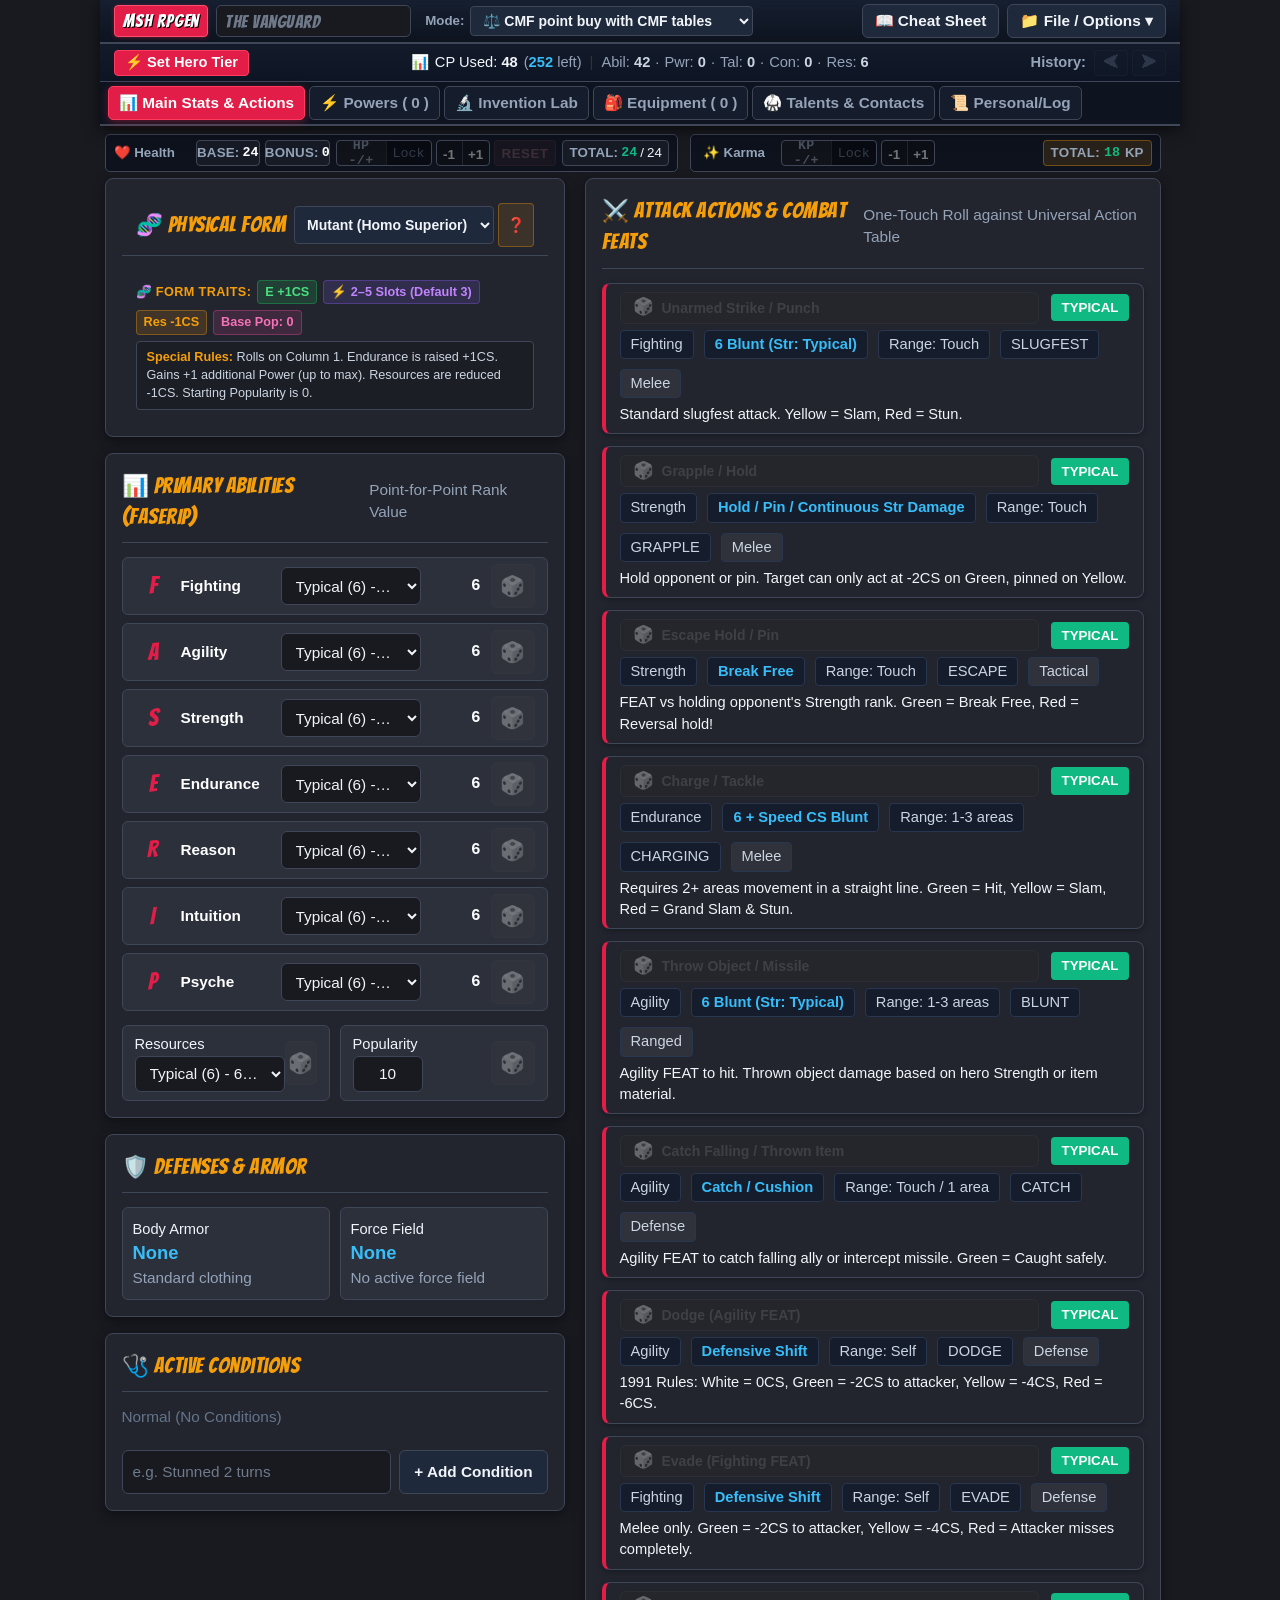
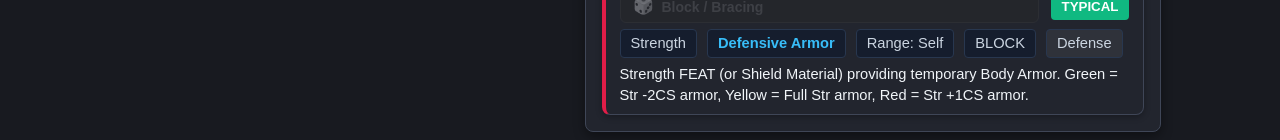
<file: index.html>
<!-- Built by Psycros with lots of help from Gemini - 2026. -->
<!DOCTYPE html>
<html lang="en">
<head>
  <meta charset="UTF-8">
  <meta name="viewport" content="width=device-width, initial-scale=1.0, maximum-scale=1.0, user-scalable=no">
  <title>MSH RPGen</title>
  <link rel="stylesheet" href="styles.css?v=1.6.17">
  <link rel="preconnect" href="https://fonts.googleapis.com">
  <link rel="preconnect" href="https://fonts.gstatic.com" crossorigin>
  <link href="https://fonts.googleapis.com/css2?family=Bangers&display=swap" rel="stylesheet">
</head>
<body class="sticky-header-active">

  <!-- 1080px Screen Width Warning Banner -->
  <div id="screen-width-warning">
    <span>⚠️ <strong>Screen Width Warning:</strong> This application requires a minimum screen width of 1080 pixels. Please switch to portrait mode on mobile or use a larger screen.</span>
    <button class="icon-btn" id="btn-dismiss-width-warning" style="padding: 4px 10px; min-height: 32px; background: rgba(0,0,0,0.4); border-color: #fff; color: #fff;">✕ Dismiss</button>
  </div>

  <!-- Sticky Container for Persistent Header & Tabs -->
  <div id="app-sticky-header">
    <!-- Top Bar & Header Navigation -->
    <header class="topbar">
      <div class="brand-section">
        <div class="msh-logo" id="msh-brand-logo" title="MSH RPGen">MSH RPGen</div>
        <div class="header-name-box">
          <input type="text" id="header-char-name" class="header-name-input" value="" placeholder="The Vanguard" title="Click to edit Character Name">
        </div>
        <!-- Build Mode Dropdown (Replaces static mode status display) -->
        <div class="build-mode-dropdown-container" id="build-mode-dropdown-container" style="display: inline-flex; align-items: center; gap: 6px; margin-left: 6px;">
          <label for="select-creation-mode" class="build-mode-label" id="label-creation-mode" style="font-size: 10pt; font-weight: 700; color: var(--text-muted); white-space: nowrap;">Mode:</label>
          <select id="select-creation-mode" class="creation-mode-select build-mode-select" aria-label="Choose build mode" title="Choose Build Mode" style="font-size: 10.5pt; height: 30px; border-radius: 4px; padding: 2px 8px; font-weight: 700; cursor: pointer;">
            <optgroup label="Random Roll (1986 UPB Tables)">
              <option value="tsr-standard">🎲 TSR random with TSR tables</option>
              <option value="cmf-standard">🎲 TSR random with CMF tables</option>
            </optgroup>
            <optgroup label="Modeled (Free-Form KP)">
              <option value="tsr-modeled">📐 TSR modeled with TSR tables</option>
              <option value="cmf-modeled">📐 TSR modeled with CMF tables</option>
            </optgroup>
            <optgroup label="Point Buy (CP Budget)">
              <option value="tsr-cp-buy">⚖️ CMF point buy with TSR tables</option>
              <option value="cmf-cp-buy" selected>⚖️ CMF point buy with CMF tables</option>
            </optgroup>
          </select>
        </div>
        <span class="header-test-mode-badge" id="header-test-mode-badge" style="display: none;" title="Test Mode is Active (Karma is Infinite; changes are experimental)">TEST</span>
        <!-- Hidden span for backwards compatibility -->
        <span id="header-build-mode-display" style="display: none !important;" aria-hidden="true"></span>
      </div>

      <!-- Top Action Toolbar -->
      <div class="top-controls">
        <button id="btn-cheatsheet" class="icon-btn" title="Rules Cheat Sheet & Universal Table">📖 Cheat Sheet</button>
        
        <!-- File / Options Dropdown Menu -->
        <div class="dropdown-container" id="file-options-dropdown-container">
          <button type="button" id="btn-file-options" class="icon-btn dropdown-toggle" title="File operations and Application Options">📁 File / Options ▾</button>
          <div id="file-options-menu" class="dropdown-menu">
            <button type="button" class="dropdown-item" id="menu-item-new">📄 New Character</button>
            <button type="button" class="dropdown-item" id="menu-item-save">💾 Save Character (.msh)</button>
            <button type="button" class="dropdown-item" id="menu-item-open">📂 Open Character (.msh)</button>
            <input type="file" id="import-file-input" accept=".msh,.json" style="display: none;">
            <button type="button" class="dropdown-item" id="menu-item-set-folder">📁 File Management...</button>
            <button type="button" class="dropdown-item" id="menu-item-print-preview">🖨️ Print Preview &amp; PDF Export...</button>
            <div class="dropdown-divider"></div>
            <button type="button" class="dropdown-item" id="menu-item-touch-toggle">📱 Touch Controls: <strong id="menu-item-touch-status">OFF</strong></button>
            
            <!-- Theme Flyout Submenu Container -->
            <div class="dropdown-submenu-container" id="menu-theme-submenu-container">
              <button type="button" class="dropdown-item dropdown-submenu-toggle" id="menu-item-theme-flyout" aria-haspopup="true" aria-expanded="false">
                <span class="submenu-item-left">
                  <span>🎨</span> Theme: <strong id="menu-item-theme-status">Slate</strong>
                </span>
                <span class="submenu-arrow">◀</span>
              </button>
              <div class="dropdown-submenu" id="theme-flyout-menu">
                <button type="button" class="dropdown-item theme-option-btn active" data-theme-val="slate">
                  <span class="theme-check-icon" id="theme-check-slate">✓</span>
                  <span class="theme-btn-label">Slate (Default)</span>
                </button>
                <button type="button" class="dropdown-item theme-option-btn" data-theme-val="manilla">
                  <span class="theme-check-icon" id="theme-check-manilla"></span>
                  <span class="theme-btn-label">Manilla</span>
                </button>
                <button type="button" class="dropdown-item theme-option-btn" data-theme-val="aqua">
                  <span class="theme-check-icon" id="theme-check-aqua"></span>
                  <span class="theme-btn-label">Aqua</span>
                </button>
              </div>
            </div>

            <div class="dropdown-divider"></div>
            <a href="help.html" target="_blank" class="dropdown-item" id="menu-item-help" style="text-decoration: none;">📖 Help &amp; Feature Guide</a>
            <a href="msh_rules_errata_report.html" target="_blank" class="dropdown-item" id="menu-item-errata" style="text-decoration: none;">⚖️ Rules Errata Report</a>
            <button type="button" class="dropdown-item" id="menu-item-updates">🔄 Check for Updates...</button>
            <button type="button" class="dropdown-item" id="menu-item-options">⚙️ Preferences & Options...</button>
          </div>
        </div>
      </div>
    </header>

    <!-- Creation Mode & Budget Bar (Persistent Second Row) -->
    <div class="point-buy-strip creation-mode-bar" id="point-buy-strip">
      <div class="point-buy-badge point-buy-combined-block" id="point-buy-badge" style="display: flex; align-items: center; justify-content: space-between; width: 100%; gap: 10px; flex-wrap: nowrap;">
        
        <!-- Left Section: Action Buttons & Tier Dropdown -->
        <div class="creation-bar-left" style="display: flex; align-items: center; gap: 8px; flex-shrink: 0;">

          <!-- Set Hero Tier Button (Point-Buy Modes, opens pop-up) -->
          <button type="button" class="icon-btn primary compact" id="btn-set-hero-tier" style="display: none; font-size: 11pt; padding: 2px 10px; height: 26px; min-height: 26px; max-height: 26px; line-height: 1; font-weight: 700; border-radius: 4px; align-items: center; justify-content: center;" title="Set Hero Tier &amp; Starting CP Budget">⚡ Set Hero Tier</button>

          <!-- Roll Hero Modal Button (TSR Random Modes) -->
          <button type="button" class="icon-btn primary compact" id="btn-open-tsr-generator" style="display: none; font-size: 11pt; padding: 2px 10px; height: 26px; min-height: 26px; max-height: 26px; line-height: 1; font-weight: 700; border-radius: 4px; align-items: center; justify-content: center;" title="Open TSR 1986 Character Generator Modal &amp; Roll Hero">🎲 Roll Hero</button>

          <!-- Finalize Character Creation Button (Blue button, appears when all criteria satisfied) -->
          <button type="button" class="icon-btn compact btn-finalize" id="btn-finalize-creation" style="display: none; font-size: 11pt; padding: 2px 10px; height: 26px; min-height: 26px; max-height: 26px; line-height: 1; font-weight: 700; border-radius: 4px; align-items: center; justify-content: center;" title="Finalize Character Creation &amp; Transition to Active Session Play">Finalize</button>

          <!-- Preserved Legacy TSR Sub-Mode Toggle (Hidden from view) -->
          <div class="split-mode-toggle tsr-submode-toggle" id="tsr-submode-split-toggle" role="group" aria-label="TSR Mode Detail Toggle" style="display: none !important;" aria-hidden="true">
            <button type="button" class="split-mode-segment segment-random active" id="btn-submode-random" data-submode="random" style="display: none;">Random</button>
            <button type="button" class="split-mode-segment segment-modeled" id="btn-submode-modeled" data-submode="modeled" style="display: none;">Modeled</button>
          </div>
        </div>

        <!-- Center Section: CP / KP Used & Compact Breakdown (No breakdown button, no redundant budget total) -->
        <div class="creation-bar-center" style="display: flex; align-items: center; gap: 10px; flex-shrink: 1; min-width: 0;">
          <!-- CMF / Point-Buy View -->
          <div class="cp-block-numbers" id="cp-block-cmf-view" style="display: flex; align-items: center; gap: 6px; font-size: 11pt; white-space: nowrap;">
            <span class="point-buy-icon" aria-hidden="true" style="font-size: 11pt;">📊</span>
            <span>CP Used: <strong id="header-points-spent" style="color: var(--text-main); font-size: 11pt;">48</strong></span>
            <span class="point-buy-rem" style="color: var(--text-muted);">(<strong id="header-points-remaining" style="color: #38bdf8; font-weight: 700;">252</strong> left)</span>
            <span class="creation-bar-sep" style="color: var(--border-color); opacity: 0.6; margin: 0 2px;">|</span>
            <!-- Inline Compact Breakdown -->
            <div class="compact-breakdown-row" id="compact-breakdown-row" style="display: inline-flex; align-items: center; gap: 5px; font-size: 11pt; color: #94a3b8;">
              <span>Abil: <strong id="compact-spent-abilities" style="color: #cbd5e1;">42</strong></span> ·
              <span>Pwr: <strong id="compact-spent-powers" style="color: #cbd5e1;">0</strong></span> ·
              <span>Tal: <strong id="compact-spent-talents" style="color: #cbd5e1;">0</strong></span> ·
              <span>Con: <strong id="compact-spent-contacts" style="color: #cbd5e1;">0</strong></span> ·
              <span>Res: <strong id="compact-spent-resources" style="color: #cbd5e1;">6</strong></span>
            </div>
          </div>

          <!-- TSR View: Slots & PB Status / Modeled KP -->
          <div class="cp-block-numbers" id="cp-block-tsr-view" style="display: none; align-items: center; gap: 6px; font-size: 11pt; white-space: nowrap;">
            <span class="point-buy-icon" aria-hidden="true" style="font-size: 11pt;" id="tsr-middle-row-icon">🎲</span>
            <span style="color: var(--marvel-gold); font-weight: 700;" id="tsr-strip-label">Random rolls:</span>
            <!-- TSR Random Inline Compact Breakdown -->
            <div class="compact-breakdown-row" id="compact-tsr-random-breakdown" style="display: inline-flex; align-items: center; gap: 5px; font-size: 11pt; color: #94a3b8;">
              <span><strong id="compact-tsr-powers" style="color: #cbd5e1;">0</strong> Pwr</span> ·
              <span><strong id="compact-tsr-talents" style="color: #cbd5e1;">0</strong> Tal</span> ·
              <span><strong id="compact-tsr-contacts" style="color: #cbd5e1;">0</strong> Con</span>
            </div>
            <!-- TSR Modeled Inline Compact Breakdown -->
            <div class="compact-breakdown-row" id="compact-tsr-modeled-breakdown" style="display: none; align-items: center; gap: 5px; font-size: 11pt; color: #94a3b8;">
              <span>Total: <strong id="compact-kp-total" style="color: var(--marvel-gold);">0</strong> KP</span> ·
              <span>Abil: <strong id="compact-kp-abilities" style="color: #cbd5e1;">0</strong></span> ·
              <span>Pwr: <strong id="compact-kp-powers" style="color: #cbd5e1;">0</strong></span> ·
              <span>Tal: <strong id="compact-kp-talents" style="color: #cbd5e1;">0</strong></span> ·
              <span>Con: <strong id="compact-kp-contacts" style="color: #cbd5e1;">0</strong></span>
            </div>
          </div>
        </div>

        <!-- Right Section: Action Badges / Meta & History Navigation -->
        <div class="creation-bar-right" id="point-tier-status-right" style="display: flex; align-items: center; gap: 8px; flex-shrink: 0;">
          <span id="strip-cp-adjust-badge" class="meta-tag" style="display: none; font-size: 11pt; padding: 1px 6px; font-weight: 700;">±0%</span>
          <button type="button" class="icon-btn compact advancement-strip-btn" id="btn-top-advancement" style="display: none; font-size: 10.5pt; padding: 2px 10px; height: 26px; min-height: 26px; max-height: 26px; line-height: 1; font-weight: 700; border-radius: 4px; align-items: center; justify-content: center; background: rgba(56, 189, 248, 0.15); border-color: #38bdf8; color: #38bdf8;" title="Character Advancement (Spend Karma to raise abilities, powers, or add talents)">📈 Advancement</button>
          <div class="tab-history-nav" title="Undo / Redo character edits">
            <span class="tab-history-label" id="tab-history-nav-label">History:</span>
            <button type="button" class="history-nav-btn" id="btn-history-back" title="Undo: Step back to previous edit" disabled aria-label="Undo edit">⮜</button>
            <button type="button" class="history-nav-btn" id="btn-history-forward" title="Redo: Step forward to next edit" disabled aria-label="Redo edit">⮞</button>
          </div>
        </div>

        <!-- Preserved Legacy Elements (Hidden for 100% test compatibility) -->
        <strong class="cp-block-tier-name-val" id="strip-tier-name" style="display: none !important;" aria-hidden="true">Costumed Adventurer</strong>
        <span id="header-points-budget" style="display: none;">300</span>
        <span class="point-buy-action-pill" id="btn-breakdown-pill-legacy" style="display: none;" aria-hidden="true">Breakdown ▾</span>
        <span class="point-buy-action-pill" id="tsr-kp-breakdown-pill" style="display: none;" aria-hidden="true">Breakdown ▾</span>
        <span class="tier-label" id="strip-budget-label" style="display: none !important;" aria-hidden="true">Budget:</span>
        <strong id="strip-tier-display" style="display: none !important;" aria-hidden="true">300 CP</strong>
        <span id="tsr-strip-powers-count" style="display: none;">0</span>
        <span id="tsr-strip-talents-count" style="display: none;">0</span>
        <span id="tsr-strip-contacts-count" style="display: none;">0</span>
        <span id="tsr-middle-row-stats" style="display: none;">0 Pwr · 0 Tal · 0 Con</span>
      </div>

      <!-- Hidden preservation elements for test suites & backwards compatibility -->
      <div class="spent-breakdown-text" id="spent-breakdown-summary" style="display: none;" aria-hidden="true">
        <span>Spent: <strong id="spent-abilities">42</strong> FASERIP · <strong id="spent-powers">0</strong> Pwr · <strong id="spent-talents">0</strong> Tal · <strong id="spent-contacts">0</strong> Con · <strong id="spent-resources">6</strong> Res</span>
        <span id="strip-form-display" style="display: none;">Mutant</span>
        <button type="button" class="tier-readout-btn" id="strip-tier-button" style="display: none;">Tier</button>
        <button type="button" class="icon-btn compact" id="btn-open-cp-breakdown" style="display: none;" title="Open Character Point Breakdown and Starting CP Slider">📊 Breakdown &amp; Slider</button>
      </div>
    </div>

    <!-- Top-Row Tab Navigation Bar -->
    <nav class="top-tabs-bar">
      <div class="tabs-group">
        <button class="nav-tab-btn active" data-tab="main-stats">📊 Main Stats & Actions</button>
        <button class="nav-tab-btn" data-tab="powers">⚡ Powers (<span id="tab-power-count">0</span>)</button>
        <button class="nav-tab-btn" data-tab="invention">🔬 Invention Lab</button>
        <button class="nav-tab-btn" data-tab="equipment">🎒 Equipment (<span id="tab-equipment-count">0</span>)</button>
        <button class="nav-tab-btn" data-tab="talents">🥋 Talents & Contacts</button>
        <button class="nav-tab-btn" data-tab="background">📜 Personal/Log</button>
      </div>
    </nav>
  </div>

  <!-- Main Content Application Container -->
  <main class="app-container">

    <!-- TAB 1: MAIN STATS & ACTIONS -->
    <section class="tab-pane active" id="tab-pane-main-stats">
      
      <!-- Condensed Vitals Bar (Health & Karma live bars) -->
      <div class="vitals-row condensed">
        <!-- Health Chip -->
        <div class="vital-chip compact vital-chip-health" id="vital-chip-health">
          <div class="vital-left">
            <span class="vital-title">❤️ Health</span>
          </div>
          <div class="vital-health-breakdown" title="Health Breakdown: Base (F+A+S+E) + Bonus (Powers/Buffers)">
            <div class="vital-stat-pill" title="Base Health from physical abilities (F+A+S+E)">
              <span class="pill-label">Base:</span> <strong id="vital-health-base">--</strong>
            </div>
            <div class="vital-stat-pill vital-stat-pill-bonus" id="vital-health-bonus-pill" title="Bonus Health gained from powers, buffers, or health exceeding base">
              <span class="pill-label">Bonus:</span> <strong id="vital-health-bonus">0</strong>
            </div>
          </div>
          <div class="vital-steppers">
            <div class="vital-manual-wrap" title="Manual Health adjustment (+### or -###). Type amount and press Enter or click away to apply.">
              <button type="button" class="vital-manual-tag-btn" id="btn-health-sign-toggle" title="Toggle -/+ sign prefix in Health edit field">HP -/+</button>
              <input type="text" id="input-health-adjust" class="vital-manual-input" autocomplete="off" aria-label="Manual Health adjustment">
            </div>
            <div class="stepper-group vital-stepper-group" title="Quick +/- 1 Health Steppers (Hold to auto-decrement/increment)">
              <button type="button" class="stepper-btn stepper-dec vital-hold-btn" id="btn-health-minus1" title="-1 Health (Hold to auto-decrement)">-1</button>
              <button type="button" class="stepper-btn stepper-inc vital-hold-btn" id="btn-health-plus1" title="+1 Health (Hold to auto-increment)">+1</button>
            </div>
            <button type="button" class="icon-btn vital-reset-btn" id="btn-health-reset" title="Reset Health: Restore health to full normal amount">Reset</button>
          </div>
          <div class="vital-stat-pill vital-stat-pill-total" id="vital-health-total-box" title="Current Health / Maximum Health">
            <span class="pill-label">Total:</span> <strong id="vital-health-cur">100</strong>/<span id="vital-health-max">100</span>
          </div>
        </div>

        <!-- Karma Chip (Condensed) -->
        <div class="karma-cp-row" id="karma-cp-row">
          <div class="vital-chip compact vital-chip-karma" id="vital-chip-karma">
            <div class="vital-left clickable" id="vital-karma-mode-trigger" title="Karma Operating Mode: Click to switch between Session, Advancement, and Test Mode">
              <span class="vital-title">✨ Karma</span>
              <span class="vital-karma-mode-badge" id="vital-karma-mode-badge" style="display: none;" title="Current Mode: Session Mode (Click to change)"></span>
            </div>
            <div class="vital-karma-history" id="vital-karma-history" style="display: none;" aria-hidden="true" title="Karma History: Last Roll & Rank Spends">
              <div class="vital-stat-pill vital-karma-pill" id="vital-karma-last-roll" title="Last Karma spent on a FEAT roll">
                <span class="pill-label history-pill-label">Roll:</span> <strong id="vital-karma-last-val">--</strong>
              </div>
              <div class="vital-stat-pill vital-karma-pill clickable" id="vital-karma-last-rank" title="Last Karma spent on a Rank Increase (Click to open Advancement)">
                <span class="pill-label history-pill-label">Rank:</span> <strong id="vital-karma-last-rank-val">--</strong>
              </div>
            </div>
            <div class="vital-steppers">
              <div class="vital-manual-wrap" title="Manual Karma adjustment (+### or -###). Type amount and press Enter or click away to apply.">
                <button type="button" class="vital-manual-tag-btn" id="btn-karma-sign-toggle" title="Toggle -/+ sign prefix in Karma edit field">KP -/+</button>
                <input type="text" id="input-karma-adjust" class="vital-manual-input" autocomplete="off" aria-label="Manual Karma adjustment">
              </div>
              <div class="stepper-group vital-stepper-group" title="Quick +/- 1 Karma Steppers (Hold to auto-decrement/increment)">
                <button type="button" class="stepper-btn stepper-dec vital-hold-btn" id="btn-karma-minus1" title="-1 Karma (Hold to auto-decrement)">-1</button>
                <button type="button" class="stepper-btn stepper-inc vital-hold-btn" id="btn-karma-plus1" title="+1 Karma (Hold to auto-increment)">+1</button>
              </div>
            </div>
            <div class="vital-stat-pill vital-stat-pill-total vital-total-box" id="vital-karma-total-box" title="Current total Karma Points (KP)">
              <span class="pill-label total-label">Total:</span>
              <strong id="vital-karma-cur" class="vital-total-val">100</strong>
              <span class="vital-unit">KP</span>
            </div>
          </div>
        </div>
      </div>

      <!-- Dense 2-Column Grid: Primary Abilities & Defenses (Left) vs. Roll20 Attack Actions (Right) -->
      <div class="dense-grid-2">
        
        <!-- COLUMN 1: FASERIP Abilities, Defenses, Conditions -->
        <div style="display: flex; flex-direction: column; gap: 16px;">
          
          <!-- S32 Swarm Collective Profile Banner (Active if S32 Collective Mass form) -->
          <div id="swarm-banner-box" class="swarm-banner" style="display: none;">
            <div style="display: flex; justify-content: space-between; align-items: center;">
              <strong style="color: #fef3c7;">S32 COLLECTIVE MASS (SWARM)</strong>
              <span style="font-size: 10pt; color: #fed7aa;">Dragon #134 Rules</span>
            </div>
            <div class="swarm-toggle-group">
              <button id="btn-swarm-active" class="swarm-toggle-btn active">Combined Swarm Stats</button>
              <button id="btn-indiv-active" class="swarm-toggle-btn">Individual Constituent Stats</button>
            </div>
          </div>

          <!-- Physical Form & Origin Card -->
          <div class="card" id="card-physical-form" style="margin-bottom: 0;">
            <div class="card-header" style="display: flex; justify-content: space-between; align-items: center; flex-wrap: wrap; gap: 8px;">
              <div style="display: flex; align-items: center; gap: 8px; flex: 1; min-width: 0;">
                <span class="card-title" style="white-space: nowrap;">🧬 Physical Form</span>
                <select id="main-physical-form-select" class="field-input physical-form-select" title="Choose Physical Form &amp; Origin" style="flex: 1; min-width: 200px; max-width: 420px; font-weight: 700; height: 30px; font-size: 10.5pt; border-radius: 4px; padding: 2px 8px; cursor: pointer;">
                  <option value="" disabled selected>Choose physical form</option>
                </select>
              </div>
              <button type="button" class="icon-btn compact form-help-btn" id="btn-physical-form-help" title="View original description and book lore" style="font-size: 11pt; padding: 2px 8px; height: 28px; line-height: 1; font-weight: 800; cursor: pointer;">❓</button>
            </div>
            <div class="card-body" id="card-physical-form-body" style="padding: 10px 14px; display: flex; flex-direction: column; gap: 8px; font-size: 10pt;">
              <div id="form-modifications-content">
                <!-- Dynamically populated with trait modifications based on selected form -->
              </div>
              <!-- Book Lore Description (shown/toggled with ?) -->
              <div id="form-book-description-box" style="display: none; background: rgba(0, 0, 0, 0.28); border: 1px solid var(--border-color); border-radius: 6px; padding: 10px 14px; font-size: 9.5pt; line-height: 1.48; color: #cbd5e1;">
                <div style="font-weight: 700; color: var(--marvel-gold); margin-bottom: 4px; display: flex; justify-content: space-between; align-items: center;">
                  <span id="form-book-source-tag">📖 Sourcebook Description</span>
                  <button type="button" class="icon-btn compact" id="btn-close-form-desc" style="padding: 0 5px; font-size: 8.5pt; line-height: 1;" title="Close Description">✕</button>
                </div>
                <p id="form-book-desc-text" style="margin: 0;"></p>
              </div>
            </div>
          </div>

          <!-- Primary FASERIP Card -->
          <div class="card">
            <div class="card-header">
              <span class="card-title">📊 Primary Abilities (FASERIP)</span>
              <span style="color: var(--text-muted);">Point-for-Point Rank Value</span>
            </div>

            <div class="faserip-grid">
              
              <!-- Fighting -->
              <div class="ability-row">
                <span class="ability-letter">F</span>
                <span class="ability-name">Fighting</span>
                <select class="field-input ability-rank-select" data-ability="fighting" id="select-rank-fighting"></select>
                <span class="rank-value" id="rank-num-fighting">6</span>
                <button class="roll-action-btn" id="roll-btn-fighting" title="Roll Fighting FEAT">🎲</button>
              </div>

              <!-- Agility -->
              <div class="ability-row">
                <span class="ability-letter">A</span>
                <span class="ability-name">Agility</span>
                <select class="field-input ability-rank-select" data-ability="agility" id="select-rank-agility"></select>
                <span class="rank-value" id="rank-num-agility">6</span>
                <button class="roll-action-btn" id="roll-btn-agility" title="Roll Agility FEAT">🎲</button>
              </div>

              <!-- Strength -->
              <div class="ability-row">
                <span class="ability-letter">S</span>
                <span class="ability-name">Strength</span>
                <select class="field-input ability-rank-select" data-ability="strength" id="select-rank-strength"></select>
                <span class="rank-value" id="rank-num-strength">6</span>
                <button class="roll-action-btn" id="roll-btn-strength" title="Roll Strength FEAT">🎲</button>
              </div>

              <!-- Endurance -->
              <div class="ability-row">
                <span class="ability-letter">E</span>
                <span class="ability-name">Endurance</span>
                <select class="field-input ability-rank-select" data-ability="endurance" id="select-rank-endurance"></select>
                <span class="rank-value" id="rank-num-endurance">6</span>
                <button class="roll-action-btn" id="roll-btn-endurance" title="Roll Endurance FEAT">🎲</button>
              </div>

              <!-- Reason -->
              <div class="ability-row">
                <span class="ability-letter">R</span>
                <span class="ability-name">Reason</span>
                <select class="field-input ability-rank-select" data-ability="reason" id="select-rank-reason"></select>
                <span class="rank-value" id="rank-num-reason">6</span>
                <button class="roll-action-btn" id="roll-btn-reason" title="Roll Reason FEAT">🎲</button>
              </div>

              <!-- Intuition -->
              <div class="ability-row">
                <span class="ability-letter">I</span>
                <span class="ability-name">Intuition</span>
                <select class="field-input ability-rank-select" data-ability="intuition" id="select-rank-intuition"></select>
                <span class="rank-value" id="rank-num-intuition">6</span>
                <button class="roll-action-btn" id="roll-btn-intuition" title="Roll Intuition FEAT">🎲</button>
              </div>

              <!-- Psyche -->
              <div class="ability-row">
                <span class="ability-letter">P</span>
                <span class="ability-name">Psyche</span>
                <select class="field-input ability-rank-select" data-ability="psyche" id="select-rank-psyche"></select>
                <span class="rank-value" id="rank-num-psyche">6</span>
                <button class="roll-action-btn" id="roll-btn-psyche" title="Roll Psyche FEAT">🎲</button>
              </div>

            </div>

            <!-- Resources & Popularity -->
            <div style="display: grid; grid-template-columns: 1fr 1fr; gap: 10px; margin-top: 14px;">
              <div class="stat-box-alt">
                <div>
                  <div class="field-label">Resources</div>
                  <select class="field-input" id="select-rank-resources" style="min-height: 36px;"></select>
                </div>
                <button class="roll-action-btn" id="roll-btn-resources" title="Resource Procurement FEAT">🎲</button>
              </div>

              <div class="stat-box-alt">
                <div>
                  <div class="field-label">Popularity</div>
                  <input type="number" id="input-popularity" class="field-input" value="10" placeholder="10" style="width: 70px; min-height: 36px; text-align: center;">
                </div>
                <button class="roll-action-btn" id="roll-btn-popularity" title="Popularity Reaction FEAT">🎲</button>
              </div>
            </div>
          </div>

          <!-- Defenses Card -->
          <div class="card">
            <div class="card-header">
              <span class="card-title">🛡️ Defenses & Armor</span>
            </div>
            <div style="display: grid; grid-template-columns: 1fr 1fr; gap: 10px;">
              <div class="defense-stat-box">
                <span class="defense-badge-title">Body Armor</span>
                <div style="font-size: 1.15rem; font-weight: 800; color: #38bdf8;" id="def-body-armor">None</div>
                <span style="color: var(--text-muted);" id="def-body-armor-notes">Standard clothing</span>
              </div>
              <div class="defense-stat-box">
                <span class="defense-badge-title">Force Field</span>
                <div style="font-size: 1.15rem; font-weight: 800; color: #38bdf8;" id="def-force-field">None</div>
                <span style="color: var(--text-muted);" id="def-force-field-notes">No active field</span>
              </div>
            </div>
            <div id="def-resistances-container" style="display: none; margin-top: 10px; padding-top: 8px; border-top: 1px solid rgba(255,255,255,0.08); font-size: 9.5pt;"></div>
          </div>

          <!-- Conditions Card -->
          <div class="card">
            <div class="card-header">
              <span class="card-title">🩺 Active Conditions</span>
            </div>
            <div id="conditions-list" style="display: flex; flex-wrap: wrap; gap: 8px; min-height: 34px;"></div>
            <div style="display: flex; gap: 8px; margin-top: 10px;">
              <input type="text" id="input-new-condition" class="field-input" placeholder="e.g. Stunned 2 turns" style="flex:1;">
              <button class="icon-btn" id="btn-add-condition">+ Add Condition</button>
            </div>
          </div>

        </div>

        <!-- COLUMN 2: Roll20-Style Attack Actions -->
        <div class="card">
          <div class="card-header">
            <span class="card-title">⚔️ Attack Actions & Combat FEATs</span>
            <span style="color: var(--text-muted);">One-Touch Roll against Universal Action Table</span>
          </div>
          <div class="attacks-list" id="attacks-container">
            <!-- Dynamically compiled attack chips rendered here -->
          </div>
        </div>

      </div>

    </section>

    <!-- TAB 2: POWERS -->
    <section class="tab-pane" id="tab-pane-powers">
      
      <!-- Add Power Form -->
      <!-- Add Power Form -->
      <div class="card">
        <div class="card-header" style="display: flex; justify-content: space-between; align-items: center; flex-wrap: wrap; gap: 8px;">
          <div style="display: flex; align-items: center; gap: 8px;">
            <span class="card-title">⚡ Add Superpower (CMF Point-Buy: 10 Base + Rank)</span>
            <span id="powers-slots-badge" class="meta-tag" style="font-size: 10pt;">Slots: 0</span>
          </div>
        </div>
        <div style="display: grid; grid-template-columns: 2fr 1fr 1fr auto; gap: 12px; align-items: end;">
          <div>
            <div style="display: flex; justify-content: space-between; align-items: center; margin-bottom: 4px;">
              <span class="field-label" style="margin-bottom: 0;">Choose Superpower (Universal Catalog & GHotMU Powers):</span>
              <input type="text" id="filter-power-search" placeholder="🔍 Filter powers..." style="font-size: 10pt; padding: 2px 8px; border-radius: 4px; border: 1px solid var(--border-color); background: var(--bg-card); color: var(--text-main); width: 140px;">
            </div>
            <div style="display: flex; gap: 6px; align-items: center;">
              <select id="select-power-catalog" class="field-input" style="min-height: 44px; flex: 1;">
                <option value="">-- Select Power --</option>
              </select>
              <button type="button" class="help-circle-btn" id="btn-preview-power" title="View details of selected superpower">?</button>
            </div>
          </div>
          <div>
            <span class="field-label">Desired Power Rank:</span>
            <select id="select-new-power-rank" class="field-input" style="min-height: 44px;"></select>
          </div>
          <div style="display: flex; align-items: center; min-height: 44px;">
            <label class="checkbox-label" id="label-power-exceptional-container" title="Exceptional/Starred powers cost 20 base CP + 2x Rank">
              <input type="checkbox" id="check-power-exceptional">
              <span id="label-power-exceptional-text">Exceptional Power (2x Rank CP)</span>
            </label>
          </div>
          <button class="icon-btn primary" id="btn-add-power" style="min-height: 44px;">➕ Add Power</button>
        </div>
        <div id="power-starred-banner" class="starred-power-banner" style="display: none; margin-top: 10px; padding: 8px 12px; border-radius: 4px; font-size: 10pt;">
          ★ <strong>Official Starred Power:</strong> Per TSR rules (Player's Book p. 19 & UPB p. 16-19), this heavyweight power uses CMF Exceptional point-buy pricing (<strong>20 CP Base + 2× Rank CP</strong>).
        </div>
        <!-- Dynamic Power Options & Random Manifestation Box -->
        <div id="power-options-container" class="power-options-box" style="display: none; margin-top: 12px; padding: 14px 16px; border: 1.5px solid var(--border-color); border-radius: 8px; background: rgba(0, 0, 0, 0.25);">
          <!-- Dynamically populated by syncPowerSelectionUI() -->
        </div>
      </div>

      <!-- Active Powers List -->
      <div class="card">
        <div class="card-header">
          <span class="card-title">📖 Hero's Active Superhuman Powers</span>
        </div>
        <div class="powers-list" id="powers-container">
          <!-- Active powers rendered here -->
        </div>
      </div>

    </section>

    <!-- TAB 3: INVENTION LAB (Machines of Doom Expansion) -->
    <section class="tab-pane" id="tab-pane-invention">
      
      <div class="calc-rule-callout" style="margin-bottom: 8px; padding: 8px 12px; font-size: 10pt;">
        <strong>Machines of Doom Engineering Rules:</strong> Custom gadgets, powered armor, and robotics incorporate multiple UPB powers (+1CS per additional power) and ability boosts (+1CS per boosted stat). Prebuilt rulebook equipment can be reverse-engineered to determine manufacturing specs (unique items like Cap's Shield or Mjolnir are non-reproducible).
      </div>

      <div style="display: flex; flex-direction: column; gap: 10px;">
        
        <!-- Section 1: Custom Inventions & Robotics -->
        <div class="card">
          <div class="card-header" style="display: flex; justify-content: space-between; align-items: center; flex-wrap: wrap; gap: 8px;">
            <span class="card-title" id="inv-custom-card-title">🔬 Custom Device & Machine Builder</span>
            <div style="display: flex; align-items: center; gap: 8px; flex-wrap: wrap;">
              <select id="select-quick-load-blueprint" class="field-input compact" style="font-size: 10pt; padding: 2px 8px; min-height: 30px; width: 190px; max-width: 100%;">
                <option value="">📂 Load Blueprint...</option>
              </select>
              <div class="tech-magic-toggle">
                <button type="button" class="tech-magic-btn active" id="btn-inv-toggle-tech" title="Technological Devices & Machines of Doom">⚙️ Tech</button>
                <button type="button" class="tech-magic-btn" id="btn-inv-toggle-magic" title="Mystical Relics & Artifact Forging">🔮 Magic</button>
              </div>
              <button type="button" class="icon-btn" id="btn-inv-new" style="padding: 4px 10px; font-size: 10pt; min-height: 30px;" title="Clear and start a fresh invention">➕ New Invention</button>
            </div>
          </div>

          <div style="display: flex; flex-direction: column; gap: 10px;">
            <div>
              <span class="field-label" id="inv-name-label">Invention / Device Name:</span>
              <input type="text" id="inv-name" class="field-input" value="" placeholder="Enter device or artifact name...">
            </div>

            <div style="display: grid; grid-template-columns: minmax(0, 1fr) minmax(0, 1fr); gap: 10px;">
              <div style="min-width: 0;">
                <span class="field-label">Device Category:</span>
                <select id="inv-cat" class="field-input">
                  <option value="Weapon">Offensive Weapon</option>
                  <option value="Battlesuit">Powered Battlesuit / Exosuit</option>
                  <option value="Robot/Drone">Robot / Drone (Machines of Doom)</option>
                  <option value="Propulsion">Propulsion / Vehicle</option>
                  <option value="Utility">Sensory / Utility Device</option>
                  <option value="Cybernetics">Cybernetic Enhancement / Implant</option>
                  <option value="Consumable">Consumable (gadget, ammo, etc.)</option>
                </select>
              </div>
              <div style="min-width: 0;">
                <span class="field-label">Chassis Material Strength:</span>
                <select id="inv-material-rank" class="field-input"></select>
              </div>
            </div>

            <!-- Multi-Power & Ability Boosts Grid (Full Width Side-by-Side) -->
            <div style="display: grid; grid-template-columns: minmax(0, 1fr) minmax(0, 1fr); gap: 10px;">
              <!-- Multi-Power Interface -->
              <div class="invention-subpanel">
                <div style="display: flex; justify-content: space-between; align-items: center; margin-bottom: 6px; flex-wrap: wrap; gap: 6px;">
                  <div style="display: flex; align-items: center; gap: 8px;">
                    <strong class="inv-section-title-gold">⚡ Embedded Superhuman Powers</strong>
                    <span class="meta-tag" id="inv-power-count-badge" style="font-size: 10pt;">0 Powers</span>
                  </div>
                  <input type="text" id="filter-inv-power-search" placeholder="🔍 Filter powers..." style="font-size: 10pt; padding: 2px 8px; border-radius: 4px; border: 1px solid var(--border-color); background: var(--bg-card); color: var(--text-main); width: 140px;">
                </div>
                <div style="display: grid; grid-template-columns: minmax(0, 2fr) minmax(0, 1fr) auto auto; gap: 8px; align-items: center;">
                  <select id="inv-power-select" class="field-input" style="min-width: 0;">
                    <option value="">-- Select Power --</option>
                  </select>
                  <select id="inv-power-rank" class="field-input" style="min-width: 0;"></select>
                  <button type="button" class="help-circle-btn" id="btn-preview-inv-power" title="View details of selected power">?</button>
                  <button type="button" class="icon-btn primary" id="btn-add-inv-power" style="padding: 4px 10px; min-height: 40px; font-size: 10pt;" title="Add power to invention">➕ Add</button>
                </div>
                <!-- Added Powers List -->
                <div id="inv-added-powers-list" style="display: flex; flex-direction: column; gap: 4px; margin-top: 6px;">
                  <span style="font-size: 10pt; color: var(--text-dim);">No powers added yet. Select a power and rank above to include in device.</span>
                </div>
              </div>

              <!-- Ability Boosts Section (Battlesuits, Exoskeletons, Drugs, Cybernetics) -->
              <div class="invention-subpanel">
                <div style="display: flex; justify-content: space-between; align-items: center; margin-bottom: 6px; flex-wrap: wrap; gap: 6px;">
                  <div style="display: flex; align-items: center; gap: 8px;">
                    <strong class="inv-section-title-blue" style="color: #38bdf8;">💪 Ability Enhancements & Boosts</strong>
                    <span class="meta-tag" id="inv-boost-count-badge" style="font-size: 10pt;">0 Boosts</span>
                  </div>
                </div>
                <div style="display: grid; grid-template-columns: minmax(0, 1.2fr) minmax(0, 1fr) minmax(0, 1.2fr) auto; gap: 8px; align-items: center;">
                  <select id="inv-boost-ability" class="field-input" style="min-width: 0;">
                    <option value="Fighting">Fighting</option>
                    <option value="Agility">Agility</option>
                    <option value="Strength" selected>Strength</option>
                    <option value="Endurance">Endurance</option>
                    <option value="Reason">Reason</option>
                    <option value="Intuition">Intuition</option>
                    <option value="Psyche">Psyche</option>
                  </select>
                  <select id="inv-boost-mode" class="field-input" style="min-width: 0;">
                    <option value="set" selected>Set Rank</option>
                    <option value="bonus">+CS Bonus</option>
                  </select>
                  <select id="inv-boost-rank" class="field-input" style="min-width: 0;"></select>
                  <button type="button" class="icon-btn" id="btn-add-inv-boost" style="padding: 4px 10px; min-height: 40px; font-size: 10pt; background: #0284c7; border-color: #38bdf8; color: #fff;" title="Add ability boost to device">➕ Add</button>
                </div>
                <!-- Added Boosts List -->
                <div id="inv-added-boosts-list" style="display: flex; flex-direction: column; gap: 4px; margin-top: 6px;">
                  <span style="font-size: 10pt; color: var(--text-dim);">No ability boosts added. (Optional: enhance Strength, Agility, etc.)</span>
                </div>
              </div>
            </div>

            <!-- Hardware Boosts & Limitations -->
            <div>
              <span class="field-label">Hardware Boosts & Limitations (Machines of Doom):</span>
              <div class="boosts-limits-grid">
                <div>
                  <strong class="inv-boosts-header" style="color: #34d399; font-size: 10.5pt;">Boosts (+1CS Difficulty):</strong>
                  <label class="checkbox-label"><input type="checkbox" id="inv-boost-area"> Area Effect (+1CS)</label>
                  <label class="checkbox-label"><input type="checkbox" id="inv-boost-piercing"> Armor Piercing (+1CS)</label>
                  <label class="checkbox-label"><input type="checkbox" id="inv-boost-overcharge"> Overcharge Capacitor (+1CS)</label>
                  <label class="checkbox-label"><input type="checkbox" id="inv-boost-range"> Extended Range (+1CS)</label>
                  <label class="checkbox-label"><input type="checkbox" id="inv-boost-ai"> Autonomous AI Targeting (+1CS)</label>
                </div>
                <div>
                  <strong class="inv-limits-header" style="color: #f87171; font-size: 10.5pt;">Limits (-1CS Difficulty):</strong>
                  <label class="checkbox-label"><input type="checkbox" id="inv-limit-ammo"> Limited Ammo / 3-5 Shots (-1CS)</label>
                  <label class="checkbox-label"><input type="checkbox" id="inv-limit-tether"> External Power Tether (-1CS)</label>
                  <label class="checkbox-label"><input type="checkbox" id="inv-limit-bulky"> Bulky / Two-Handed (-1CS)</label>
                  <label class="checkbox-label"><input type="checkbox" id="inv-limit-cooldown"> 1-Turn Cooldown (-1CS)</label>
                  <label class="checkbox-label"><input type="checkbox" id="inv-limit-burnout"> Burnout Risk on White (-1CS)</label>
                </div>
              </div>
            </div>

            <!-- Workshop, Expertise & Prototype Options (TSR Player's Book pp. 41-44) -->
            <div class="invention-subpanel" style="padding: 8px 12px;">
              <div style="display: flex; justify-content: space-between; align-items: center; margin-bottom: 6px; flex-wrap: wrap; gap: 6px;">
                <strong style="color: var(--marvel-gold); font-size: 10.5pt;" id="inv-workshop-options-title">🏭 Workshop & Expertise Options (Player's Book pp. 41-44)</strong>
                <span class="meta-tag" id="inv-talent-detected-badge" style="font-size: 10pt; color: #a7f3d0; border: 1px solid #10b981;">Hero Talent: Checking...</span>
              </div>
              <div style="display: grid; grid-template-columns: repeat(auto-fit, minmax(220px, 1fr)); gap: 8px;">
                <label class="checkbox-label" title="Inventor has a relevant scientific, engineering, or tinkering talent providing a +1CS column shift to Reason FEATs (auto-detected from hero's learned talents)">
                  <input type="checkbox" id="inv-opt-talent"> 
                  <span id="inv-opt-talent-label">Relevant Science/Tech Talent (+1CS)</span>
                </label>
                <label class="checkbox-label" title="Fully equipped laboratory or machine shop. Working without proper workshop facilities incurs a -1CS penalty and triples build time (Player's Book p. 43)">
                  <input type="checkbox" id="inv-opt-workshop" checked> 
                  <span id="inv-opt-workshop-label">Fully Equipped Workshop / Lab</span>
                </label>
                <label class="checkbox-label" title="Throw together a rapid field prototype in hours rather than days. Suffers a -1CS Reason penalty and lasts only 1 encounter/scene before burning out (Player's Book p. 43)">
                  <input type="checkbox" id="inv-opt-kitbash"> 
                  <span id="inv-opt-kitbash-label">Kit-Bash Prototype (Rush, 1-Scene)</span>
                </label>
              </div>
            </div>

            <!-- Feasibility Results Card (Auto-Calculated in Real-Time, Space-Efficient Design) -->
            <div class="feasibility-compact-card" id="inv-feasibility-block">
              <div style="display: flex; justify-content: space-between; align-items: center;">
                <strong style="color: #38bdf8; font-size: 10.5pt;" id="inv-feasibility-title">📊 Engineering Feasibility (Auto-Calculated)</strong>
                <span class="meta-tag inv-realtime-badge" style="color: var(--marvel-gold); font-size: 10pt; padding: 1px 6px;">⚡ Real-Time</span>
              </div>
              <div class="feasibility-metrics-grid">
                <div class="feasibility-pill">
                  <span style="color: var(--text-muted);" id="inv-base-label">Base Tech Rank:</span>
                  <strong id="inv-base-check">Remarkable (30)</strong>
                </div>
                <div class="feasibility-pill">
                  <span style="color: var(--text-muted);" id="inv-diff-label">Project Difficulty:</span>
                  <strong id="inv-difficulty-rank" style="color: var(--marvel-gold);">Remarkable</strong>
                </div>
                <div class="feasibility-pill">
                  <span style="color: var(--text-muted);" id="inv-days-label">Estimated Build Time:</span>
                  <strong id="inv-build-days" style="color: #38bdf8;">3 Days</strong>
                </div>
                <div class="feasibility-pill">
                  <span style="color: var(--text-muted);" id="inv-power-label">Power Supply:</span>
                  <span id="inv-power-source" style="font-weight: 600; color: var(--text-main); overflow: hidden; text-overflow: ellipsis; white-space: nowrap; max-width: 130px;" title="">Micro-Fusion Cell (10 uses)</span>
                </div>
              </div>
              <div id="inv-special-req-box" style="font-size: 10pt; margin-top: 6px; padding: 6px 10px; border-radius: 4px; display: none;"></div>
              <div id="inv-facility-warn-box" style="font-size: 10pt; margin-top: 4px; padding: 4px 8px; border-radius: 4px; display: none;"></div>
              <div id="inv-material-warn" class="material-warn-text" style="font-size: 10pt;"></div>
            </div>

            <!-- Interactive 3-Stage Invention FEAT Workflow -->
            <div class="inv-workflow-container" style="border-radius: 6px; padding: 10px 12px; display: flex; flex-direction: column; gap: 8px;">
              <div style="display: flex; justify-content: space-between; align-items: center;">
                <strong class="inv-process-heading" style="font-size: 11pt;" id="inv-process-title">🛠️ Invention Process: 3 Required FEATs</strong>
                <span class="meta-tag" id="inv-process-summary-badge" style="font-size: 10pt;">0 / 3 Passed</span>
              </div>

              <!-- Stage 1: Blueprint Design FEAT -->
              <div class="invention-stage-box inv-stage-box" id="inv-stage-box-blueprint" style="border-radius: 6px; padding: 6px 10px; display: flex; justify-content: space-between; align-items: center; gap: 8px; flex-wrap: wrap;">
                <div>
                  <div class="inv-stage-title" style="font-weight: 700; font-size: 10pt;" id="inv-stage-blueprint-title">1. 📐 Blueprint Design FEAT</div>
                  <div style="font-size: 10pt; color: var(--text-muted);" id="inv-stage-blueprint-desc"><span id="inv-stage-blueprint-attr">Reason</span> FEAT vs <span id="inv-blueprint-target-text" style="color: #93c5fd; font-weight: 700;">Remarkable</span> (Karma allowed)</div>
                </div>
                <div style="display: flex; align-items: center; gap: 8px;">
                  <span class="meta-tag" id="inv-stage-blueprint-status" style="font-size: 10pt;">Pending</span>
                  <button type="button" class="icon-btn" id="btn-roll-inv-blueprint" style="padding: 4px 10px; min-height: 32px; font-size: 10pt;">🎲 Roll Design</button>
                </div>
              </div>

              <!-- Stage 2: Resource Procurement FEAT -->
              <div class="invention-stage-box inv-stage-box" id="inv-stage-box-resource" style="border-radius: 6px; padding: 6px 10px; display: flex; justify-content: space-between; align-items: center; gap: 8px; flex-wrap: wrap;">
                <div>
                  <div class="inv-stage-title" style="font-weight: 700; font-size: 10pt;" id="inv-stage-resource-title">2. 🔩 Resource Procurement FEAT</div>
                  <div style="font-size: 10pt; color: var(--text-muted);" id="inv-stage-resource-desc">Resource FEAT vs <span id="inv-resource-target-text" style="color: #93c5fd; font-weight: 700;">Remarkable</span> (No Karma per p. 18)</div>
                </div>
                <div style="display: flex; align-items: center; gap: 8px;">
                  <span class="meta-tag" id="inv-stage-resource-status" style="font-size: 10pt;">Pending</span>
                  <button type="button" class="icon-btn" id="btn-roll-inv-resource" style="padding: 4px 10px; min-height: 32px; font-size: 10pt;">🎲 Roll Resources</button>
                </div>
              </div>

              <!-- Stage 3: Assembly & Construction FEAT -->
              <div class="invention-stage-box inv-stage-box" id="inv-stage-box-assembly" style="border-radius: 6px; padding: 6px 10px; display: flex; justify-content: space-between; align-items: center; gap: 8px; flex-wrap: wrap;">
                <div>
                  <div class="inv-stage-title" style="font-weight: 700; font-size: 10pt;" id="inv-stage-assembly-title">3. 🛠️ Assembly & Construction FEAT</div>
                  <div style="font-size: 10pt; color: var(--text-muted);" id="inv-stage-assembly-desc"><span id="inv-stage-assembly-attr">Reason</span> FEAT vs <span id="inv-assembly-target-text" style="color: #93c5fd; font-weight: 700;">Remarkable</span> (<span id="inv-stage-assembly-facil">Requires Workshop</span>)</div>
                </div>
                <div style="display: flex; align-items: center; gap: 8px;">
                  <span class="meta-tag" id="inv-stage-assembly-status" style="font-size: 10pt;">Pending</span>
                  <button type="button" class="icon-btn" id="btn-roll-inv-assembly" style="padding: 4px 10px; min-height: 32px; font-size: 10pt;">🎲 Roll Assembly</button>
                </div>
              </div>

              <!-- Stage 4: Installation Button -->
              <button class="icon-btn" id="btn-add-invention-to-gear" style="margin-top: 2px; background: #065f46; border-color: #059669; color: #fff; min-height: 38px; opacity: 0.5; cursor: not-allowed; font-size: 10pt;" title="Complete all 3 FEATs above to fabricate and install">
                📦 Add Completed Invention to Hero's Equipment
              </button>
            </div>

          </div>
        </div>

        <!-- Section 2: Prebuilt Equipment Reverse-Engineering -->
        <div class="card" id="card-reverse-engineer">
          <div class="card-header">
            <span class="card-title">🔍 Reverse-Engineer Rulebook Equipment</span>
          </div>

          <div style="display: flex; flex-direction: column; gap: 8px;">
            <p style="color: var(--text-muted); font-size: 10pt; margin: 0;">
              Select any prebuilt equipment from the official rulebooks to calculate its raw material procurement, blueprint design FEAT, and workshop build time:
            </p>

            <div style="display: flex; gap: 8px; align-items: center; flex-wrap: wrap;">
              <select id="select-reverse-engineer-item" class="field-input" style="flex: 1 1 240px; min-width: 180px; min-height: 38px;"></select>
              <button type="button" class="help-circle-btn" id="btn-preview-rev-item" title="View details of selected equipment" style="min-height: 38px; width: 38px;">?</button>
              <button class="icon-btn primary" id="btn-calc-reverse-engineer" style="min-height: 38px; padding: 4px 14px; font-size: 10pt; white-space: nowrap;">🔬 Reverse-Engineer</button>
              <button type="button" class="icon-btn" id="btn-cancel-reverse-engineer" style="min-height: 38px; padding: 4px 12px; font-size: 10pt; white-space: nowrap;" title="Cancel equipment selection and reset analysis">✕ Cancel</button>
              <button type="button" class="icon-btn" id="btn-clear-reverse-engineer" style="display: none;" title="Cancel selection" aria-hidden="true">✕</button>
            </div>

            <div id="reverse-engineer-result-box" class="invention-subpanel" style="padding: 10px 12px; min-height: 80px; display: flex; flex-direction: column; justify-content: center;">
              <span style="color: var(--text-dim); text-align: center;">Select an item above to analyze manufacturing specifications.</span>
            </div>
          </div>
        </div>

        <!-- Section 3: Known Blueprints & Schematics Archive -->
        <div class="card" id="card-known-blueprints">
          <div class="card-header" style="display: flex; justify-content: space-between; align-items: center; flex-wrap: wrap; gap: 8px;">
            <div style="display: flex; align-items: center; gap: 8px;">
              <span class="card-title">📐 Known Blueprints & Schematics Archive</span>
              <span class="meta-tag" id="known-blueprints-count-badge" style="font-size: 10pt;">0 Blueprints</span>
            </div>
            <input type="text" id="filter-known-blueprints" placeholder="🔍 Filter blueprints..." style="font-size: 10pt; padding: 4px 10px; border-radius: 4px; border: 1px solid var(--border-color); background: var(--bg-main); color: var(--text-main); width: 180px;">
          </div>

          <div style="display: flex; flex-direction: column; gap: 8px;">
            <div class="calc-rule-callout" style="margin-bottom: 0px; padding: 8px 12px; font-size: 10pt;">
              <strong>Mastered Schematics:</strong> Any device successfully assembled or equipment item reverse-engineered is stored in this archive. Building from a known blueprint <strong>bypasses the Phase 1 Blueprint Design FEAT</strong> automatically!
            </div>

            <!-- Blueprints List Container -->
            <div id="known-blueprints-container" style="display: flex; flex-direction: column; gap: 6px;">
              <span style="color: var(--text-dim); text-align: center; padding: 12px; font-size: 10pt;">No known blueprints yet. Complete a custom invention or reverse-engineer equipment above to master schematics.</span>
            </div>
          </div>
        </div>

      </div>

    </section>

    <!-- TAB 4: EQUIPMENT STORE & INVENTORY (Adjustable Split View) -->
    <section class="tab-pane" id="tab-pane-equipment">
      <div class="equipment-split-layout" id="equipment-split-layout">
        
        <!-- Popped Out Equipment Store Notice Banner in Tab 4 -->
        <div class="equipment-store-popped-banner" id="equipment-store-popped-banner" style="display: none;">
          <div style="display: flex; align-items: center; gap: 10px; flex-wrap: wrap;">
            <span style="font-size: 1.1em;">🛒</span>
            <span style="font-weight: 700; color: var(--marvel-gold);">Rulebook Equipment Store</span>
            <span style="color: var(--text-muted); font-size: 10pt;">is open in a separate window.</span>
          </div>
          <div style="display: flex; align-items: center; gap: 8px;">
            <button type="button" class="icon-btn compact primary" id="btn-focus-store-popout" title="Bring the popped-out Equipment Store window to front" style="font-size: 10pt; padding: 2px 8px; min-height: 28px;">🔍 View Store Window</button>
            <button type="button" class="icon-btn compact" id="btn-dock-store-banner" title="Dock Equipment Store back into this tab" style="font-size: 10pt; padding: 2px 8px; min-height: 28px;">↘ Dock Store</button>
          </div>
        </div>

        <!-- UPPER HALF: Rulebook Equipment Store (390 TSR Items) -->
        <div class="equipment-split-section equipment-store-section" id="equipment-store-section">
          <div class="equipment-section-inner">
            <div class="card-header equipment-store-header">
              <div style="display: flex; align-items: center; gap: 10px; flex-wrap: wrap;">
                <span class="card-title">🛒 Rulebook Equipment Store</span>
                <span class="meta-tag" id="store-item-count-tag" style="color: var(--marvel-gold); font-size: 10.5pt; font-weight: 700;">Showing 390 of 390 TSR Items</span>
                <div id="store-resource-status-badge" class="store-resource-badge"></div>
              </div>
              <div style="display: flex; align-items: center; gap: 8px;">
                <button type="button" class="icon-btn compact" id="btn-popout-store" title="Pop out Equipment Store into a separate window" style="font-size: 10pt; padding: 2px 8px; min-height: 28px;">↗ Pop-out</button>
                <button type="button" class="icon-btn compact" id="btn-collapse-store" title="Collapse Equipment Store to maximize inventory" style="font-size: 10pt; padding: 2px 8px; min-height: 28px;">▲ Collapse</button>
              </div>
            </div>

            <div class="equipment-store-body">
              <!-- Clearance & Market Access Toggles (Military, Black Market, S.H.I.E.L.D.) -->
              <div class="store-access-bar">
                <div class="store-access-bar-left">
                  <span class="store-access-bar-label">Store Clearances:</span>
                  <button type="button" id="toggle-store-military" class="store-access-toggle" data-access="military" title="Toggle Military Access to unlock combat firearms, ordnance, and heavy suits">
                    <span class="toggle-icon">🎖️</span> Military Access: <strong class="toggle-status">OFF</strong>
                  </button>
                  <button type="button" id="toggle-store-blackmarket" class="store-access-toggle" data-access="black_market" title="Toggle Black Market underworld access (+1CS cost markup)">
                    <span class="toggle-icon">🕵️</span> Black Market (+1CS): <strong class="toggle-status">OFF</strong>
                  </button>
                  <button type="button" id="toggle-store-shield" class="store-access-toggle" data-access="shield" title="Toggle S.H.I.E.L.D. Tech Clearance (Requisition requires GM approval per purchase)">
                    <span class="toggle-icon">🦅</span> S.H.I.E.L.D. Tech: <strong class="toggle-status">OFF</strong>
                  </button>
                </div>
              </div>

              <!-- Store Filters Bar: Search, Category Pills, and Access Filter Pills -->
              <div class="equipment-store-filters-bar">
                <div style="flex: 1; min-width: 240px; display: flex; gap: 6px; align-items: center;">
                  <input type="text" id="filter-store-search" class="field-input" placeholder="🔍 Search weapons, firearms, armor, ammo, vehicles, gear..." style="min-height: 36px; font-size: 10.5pt; flex: 1;">
                  <button type="button" id="btn-clear-store-search" class="icon-btn" style="padding: 4px 10px; min-height: 36px; font-size: 11pt;" title="Clear search filters">✕</button>
                </div>
                
                <div style="display: flex; gap: 6px; flex-wrap: wrap; align-items: center;" id="store-access-filter-group">
                  <span style="font-size: 10pt; color: var(--text-muted); font-weight: 700;">Show:</span>
                  <button type="button" class="store-access-filter-btn active" data-store-access="all">All</button>
                  <button type="button" class="store-access-filter-btn" data-store-access="civilian">Civilian</button>
                  <button type="button" class="store-access-filter-btn" data-store-access="military">Military</button>
                  <button type="button" class="store-access-filter-btn" data-store-access="black_market">Black Market</button>
                  <button type="button" class="store-access-filter-btn" data-store-access="shield">S.H.I.E.L.D.</button>
                </div>

                <div style="display: flex; gap: 6px; flex-wrap: wrap;" id="store-category-filter-group">
                  <button type="button" class="store-filter-btn active" data-store-cat="all">All Items</button>
                  <button type="button" class="store-filter-btn" data-store-cat="weapons">Weapons</button>
                  <button type="button" class="store-filter-btn" data-store-cat="ammo">Ammunition</button>
                  <button type="button" class="store-filter-btn" data-store-cat="firearms">Firearms &amp; Heavy</button>
                  <button type="button" class="store-filter-btn" data-store-cat="melee">Melee &amp; Thrown</button>
                  <button type="button" class="store-filter-btn" data-store-cat="armor">Armor &amp; Suits</button>
                  <button type="button" class="store-filter-btn" data-store-cat="robotics">Robotics &amp; Tech</button>
                  <button type="button" class="store-filter-btn" data-store-cat="vehicles">Vehicles</button>
                  <button type="button" class="store-filter-btn" data-store-cat="electronics">Electronics</button>
                  <button type="button" class="store-filter-btn" data-store-cat="hq">Headquarters</button>
                  <button type="button" class="store-filter-btn" data-store-cat="sundries">Sundries &amp; Services</button>
                </div>
              </div>

              <!-- Store Table Container -->
              <div class="store-table-container">
                <table class="store-wide-table">
                  <thead>
                    <tr>
                      <th style="width: 19%;">Item Name</th>
                      <th style="width: 11%;">Category</th>
                      <th style="width: 13%;">Access</th>
                      <th style="width: 9%;">Cost Rank</th>
                      <th style="width: 16%;">Damage / Protection</th>
                      <th style="width: 23%;">Description &amp; Stats</th>
                      <th style="width: 9%; text-align: center;">Action</th>
                    </tr>
                  </thead>
                  <tbody id="store-equipment-tbody">
                    <!-- Rendered dynamically -->
                  </tbody>
                </table>
              </div>
              <!-- Persistent Hover Description Tooltip -->
              <div id="store-desc-hover-tooltip" class="store-desc-popover" style="display: none;"></div>
            </div>
          </div>
        </div>

        <!-- ADJUSTABLE HORIZONTAL SPLITTER DIVIDER -->
        <div class="equipment-split-divider" id="equipment-split-divider" role="separator" aria-orientation="horizontal" tabindex="0" title="Drag to adjust split. Shift to top or bottom edge to collapse. Double-click to restore auto-fit.">
          <div class="divider-grip-line"></div>
          <div class="divider-controls">
            <span class="divider-label" id="equipment-divider-label">⇕ Auto-fit (Max 50%) · Drag to resize · Double-click to auto-fit</span>
          </div>
        </div>

        <!-- LOWER HALF: Acquired Items & Carrying Inventory -->
        <div class="equipment-split-section equipment-inventory-section" id="equipment-inventory-section">
          <div class="equipment-section-inner">
            <div class="card-header equipment-inventory-header">
              <div style="display: flex; align-items: center; gap: 10px; flex-wrap: wrap;">
                <span class="card-title">🎒 Character Gear &amp; Carrying Inventory</span>
                <span class="meta-tag" id="inv-item-count-tag" style="color: #38bdf8; font-size: 10.5pt; font-weight: 700;">0 Items</span>
                <div style="color: var(--text-muted); font-size: 10pt;">Equipped and carried weapons, tactical armor, communications, and custom inventions.</div>
              </div>
              <div style="display: flex; align-items: center; gap: 8px;">
                <div id="inv-store-popped-actions" style="display: none; align-items: center; gap: 8px;">
                  <button type="button" class="icon-btn compact primary" id="btn-focus-store-inv" title="Bring the popped-out Equipment Store window to front" style="font-size: 10pt; padding: 2px 8px; min-height: 28px;">🔍 View Store Window</button>
                  <button type="button" class="icon-btn compact" id="btn-dock-store-inv" title="Dock Equipment Store back into this tab" style="font-size: 10pt; padding: 2px 8px; min-height: 28px;">↘ Dock Store</button>
                </div>
                <button type="button" class="icon-btn compact" id="btn-collapse-inventory" title="Expand Character Inventory" style="font-size: 10pt; padding: 2px 8px; min-height: 28px;">▲ Expand</button>
              </div>
            </div>
            <div class="equipment-inventory-body">
              <div class="attacks-list" id="equipment-container">
                <!-- Equipped and carried items rendered here -->
              </div>
            </div>
          </div>
        </div>

      </div>
    </section>

    <!-- TAB 5: TALENTS & CONTACTS -->
    <section class="tab-pane" id="tab-pane-talents">
      
      <div class="dense-grid-2">
        
        <!-- Talents -->
        <div class="card">
          <div class="card-header" style="display: flex; justify-content: space-between; align-items: center;">
            <span class="card-title" id="talents-card-title">🥋 Talents & Skills</span>
            <span id="talents-slots-badge" class="meta-tag" style="font-size: 10pt;">0 CP</span>
          </div>

          <div style="display: flex; gap: 10px; margin-bottom: 8px;">
            <input type="text" id="filter-talent-search" class="field-input" placeholder="🔍 Quick filter talents (56 TSR skills &amp; proficiencies)..." style="min-height: 38px;">
          </div>

          <div style="display: flex; gap: 8px; margin-bottom: 8px; align-items: center;">
            <select id="select-talent-catalog" class="field-input" style="flex:1; min-height: 44px;">
              <option value="">-- Select Talent --</option>
            </select>
            <button type="button" class="help-circle-btn" id="btn-preview-talent" title="View details of selected talent">?</button>
            <button class="icon-btn primary" id="btn-add-talent" style="min-height: 44px;">➕ Add Talent</button>
          </div>

          <div id="talent-specialization-row" class="talent-spec-box" style="display: none;">
            <div style="display: flex; gap: 8px; align-items: center;">
              <label for="input-talent-specialization" class="talent-spec-label">Specialty:</label>
              <input type="text" id="input-talent-specialization" class="field-input" placeholder="e.g. Captain America's Shield, Bow, French..." style="flex: 1; min-height: 34px; font-size: 10pt;">
            </div>
            <div id="talent-specialization-help" class="talent-spec-hint">Specify the exact weapon, language, vehicle, or field of study for this talent.</div>
          </div>

          <div class="talents-grid" id="talents-container">
            <!-- Talents rendered here -->
          </div>
        </div>

        <!-- Contacts -->
        <div class="card">
          <div class="card-header">
            <span class="card-title" id="contacts-card-title">🤝 Contacts & Allies</span>
          </div>

          <div style="display: grid; grid-template-columns: 1fr 1fr auto; gap: 10px; margin-bottom: 14px; align-items: end;">
            <div>
              <span class="field-label">Contact Name:</span>
              <input type="text" id="input-contact-name" class="field-input" placeholder="e.g. Commissioner Gordon">
            </div>
            <div>
              <span class="field-label">Profession / Role:</span>
              <input type="text" id="input-contact-role" class="field-input" placeholder="e.g. Police Contact">
            </div>
            <button class="icon-btn primary" id="btn-add-contact">➕ Add Contact</button>
          </div>

          <div class="talents-grid" id="contacts-container">
            <!-- Contacts rendered here -->
          </div>
        </div>

      </div>

    </section>

    <!-- TAB 6: PERSONAL/LOG (BIOGRAPHY, RESOURCES & EDIT LOG) -->
    <section class="tab-pane" id="tab-pane-background">
      <!-- Hidden compatibility elements -->
      <span id="progression-karma-val" style="display: none;" aria-hidden="true">0</span>

      <div class="card">
        <div class="card-header">
          <span class="card-title">📜 Hero Biography &amp; Legal Identity</span>
        </div>

        <div style="display: grid; grid-template-columns: repeat(2, 1fr); gap: 14px;">
          <div>
            <span class="field-label">Real Name / Secret ID:</span>
            <input type="text" id="bio-real-name" class="field-input" value="" placeholder="Secret Identity">
          </div>
          <div>
            <span class="field-label">Legal Identity Status:</span>
            <select id="bio-identity" class="field-input">
              <option value="Secret">Secret</option>
              <option value="Public">Public</option>
              <option value="Known to Authorities">Known to Authorities</option>
            </select>
          </div>

          <div>
            <span class="field-label">Gender:</span>
            <select id="bio-gender" class="field-input">
              <option value="Male">Male</option>
              <option value="Female">Female</option>
              <option value="Non-standard">Non-standard</option>
              <option value="Not applicable">Not applicable</option>
            </select>
          </div>
          <div>
            <span class="field-label">Age:</span>
            <input type="text" id="bio-age" class="field-input" value="" placeholder="Adult">
          </div>
          <div>
            <span class="field-label">Height & Weight:</span>
            <input type="text" id="bio-dimensions" class="field-input" value="" placeholder="6'0&quot;, 190 lbs">
          </div>

          <div>
            <span class="field-label">Group Affiliation:</span>
            <input type="text" id="bio-affiliation" class="field-input" value="" placeholder="Solo / Independent">
          </div>
          <div>
            <span class="field-label">Base of Operations:</span>
            <input type="text" id="bio-base" class="field-input" value="" placeholder="New York City">
          </div>
          <div>
            <span class="field-label">Hair & Eyes:</span>
            <input type="text" id="bio-hair-eyes" class="field-input" value="" placeholder="Brown hair, Brown eyes">
          </div>

          <div style="grid-column: span 3;">
            <span class="field-label">Origin Story & Background Lore:</span>
            <textarea id="bio-backstory" class="field-input" rows="4" style="width: 100%; resize: vertical;" placeholder="Document your hero's origins, tragic encounters, radioactive exposure, or military training..."></textarea>
          </div>
        </div>
      </div>

      <!-- Financial Resources Card -->
      <div class="card financial-card" id="card-financial-resources">
        <div class="card-header">
          <div style="display: flex; align-items: center; justify-content: space-between; width: 100%; flex-wrap: wrap; gap: 8px;">
            <span class="card-title">💰 Financial Resources</span>
            <span class="meta-tag" style="font-size: 10pt;">TSR Canonical Wealth</span>
          </div>
        </div>

        <div class="financial-grid">
          <!-- Resource Rank & Num -->
          <div class="financial-stat-box">
            <span class="financial-stat-label">Resource Rank</span>
            <div style="display: flex; align-items: center; gap: 8px; margin-top: 4px;">
              <select id="background-resource-select" class="field-input" style="min-height: 36px; font-weight: 700; flex: 1;"></select>
              <span class="meta-tag" id="background-resource-val" style="font-size: 11pt; font-weight: 800; color: var(--marvel-gold); min-width: 32px; text-align: center;">6</span>
            </div>
            <div style="font-size: 10pt; color: var(--text-muted); margin-top: 4px;">Standard FASERIP attribute reflecting personal wealth &amp; purchasing power.</div>
          </div>

          <!-- Purchasing Rules Overview -->
          <div class="financial-stat-box">
            <span class="financial-stat-label">Purchasing Rules (Player's Book p. 24)</span>
            <div style="font-size: 10pt; color: var(--text-muted); margin-top: 4px; line-height: 1.5;">
              • Items at or below rank: <strong>Automatic purchase</strong> (within reason).<br>
              • Items 1 rank higher: <strong>Yellow Resource FEAT roll</strong>.<br>
              • Items 2 ranks higher: <strong>Red Resource FEAT roll</strong>.<br>
              • Items 3+ ranks higher: Cannot afford without sponsors, loans, or pooling.
            </div>
          </div>
        </div>
      </div>

      <!-- Character Edit Log Card -->
      <div class="card" id="card-character-edit-log" style="margin-top: 14px;">
        <div class="card-header">
          <div style="display: flex; align-items: center; justify-content: space-between; width: 100%; flex-wrap: wrap; gap: 8px;">
            <div style="display: flex; align-items: center; gap: 8px;">
              <span class="card-title">📜 Character Edit Log</span>
              <span class="meta-tag" id="edit-log-count-badge">0 Edits</span>
            </div>
            <div style="display: flex; gap: 8px; align-items: center;">
              <button type="button" class="icon-btn" id="btn-copy-edit-log" style="font-size: 10pt; padding: 4px 10px; min-height: 28px;" title="Copy complete edit log to clipboard">📋 Copy Log</button>
            </div>
          </div>
        </div>
        <!-- Filter Bar -->
        <div class="edit-log-filter-bar" id="edit-log-filter-bar" style="display: flex; align-items: center; justify-content: space-between; gap: 10px; padding: 8px 14px; background: rgba(0, 0, 0, 0.2); border-bottom: 1px solid var(--border-color); flex-wrap: wrap;">
          <div style="display: flex; align-items: center; gap: 8px; flex-wrap: wrap;">
            <label for="edit-log-filter-select" style="font-size: 10pt; font-weight: 700; color: var(--text-muted); white-space: nowrap;">Filter History:</label>
            <select id="edit-log-filter-select" class="field-input" style="font-size: 10pt; font-weight: 600; padding: 3px 10px; min-height: 30px; border-radius: 4px; cursor: pointer;">
              <option value="all">All Edits</option>
              <option value="rank_change">📊 Rank Changes</option>
              <option value="added_power">⚡ Added Powers</option>
              <option value="power_change">⚡ Power Changes</option>
              <option value="new_contact">🤝 New Contacts</option>
              <option value="new_talent">🥋 New Talents</option>
              <option value="new_equipment">🎒 New Equipment</option>
              <option value="personal">👤 Personal Details</option>
              <option value="creation">🏗️ Creation &amp; Setup</option>
            </select>
          </div>
          <div class="edit-log-search-wrap" style="display: flex; align-items: center; gap: 6px; flex: 1; max-width: 320px; min-width: 180px;">
            <div style="position: relative; width: 100%; display: flex; align-items: center;">
              <input type="text" id="edit-log-search-input" class="field-input edit-log-search-input" placeholder="🔍 Search edit log..." style="font-size: 10pt; padding: 4px 28px 4px 10px; min-height: 30px; border-radius: 4px; width: 100%; box-sizing: border-box;" aria-label="Search character edit log">
              <button type="button" id="btn-clear-edit-log-search" class="icon-btn compact edit-log-search-clear-btn" style="display: none; position: absolute; right: 4px; top: 50%; transform: translateY(-50%); padding: 1px 6px; height: 22px; min-height: 22px; font-size: 9pt; line-height: 1; background: transparent; border: none; color: var(--text-muted); cursor: pointer;" title="Clear search">✕</button>
            </div>
          </div>
          <div style="display: flex; align-items: center; gap: 8px;">
            <span id="edit-log-filter-status" style="font-size: 9.5pt; color: var(--text-muted);">Showing all edits</span>
          </div>
        </div>
        <div id="character-edit-log-container" class="edit-log-container" style="max-height: 320px; overflow-y: auto; padding: 6px 0;">
          <p style="color: var(--text-muted); font-size: 10pt; padding: 8px 12px; margin: 0;">No edits recorded yet.</p>
        </div>
      </div>

    </section>

  </main>

  <!-- MODAL: DIE ROLLER & UNIVERSAL TABLE FEAT RESOLUTION (Compact 50% Redesign) -->
  <div id="roller-modal" class="modal-overlay">
    <div class="modal-box roller-compact">
      <div class="modal-header compact">
        <span class="modal-title" id="roller-title">FEAT Roll</span>
        <div style="display: flex; align-items: center; gap: 6px;">
          <button type="button" class="icon-btn roller-popout-btn" id="btn-roller-popout" title="Pop-out into separate window">↗ Pop-out</button>
          <button class="modal-close">&times;</button>
        </div>
      </div>
      <div class="modal-body compact">
        
        <!-- Ability & Effective Rank Bar -->
        <div class="roller-rank-bar">
          <div>
            <span class="field-label">Action / Stat</span>
            <strong id="roller-ability" style="color: #38bdf8; font-size: 10.5pt;">Fighting</strong>
          </div>
          <div style="text-align: right;">
            <span class="field-label">Effective Rank</span>
            <strong id="roller-rank-preview" style="font-size: 11pt; color: #fff;">Remarkable (30)</strong>
          </div>
        </div>

        <!-- Pre-Roll Karma Spending Stepper/Field (Committed BEFORE rolling) -->
        <div class="roller-karma-spend-row">
          <div class="karma-spend-label">
            <span>Spend Karma:</span>
            <span class="karma-avail-hint">(Avail: <strong id="roller-avail-karma">0</strong> KP)</span>
          </div>
          <div class="karma-stepper-controls">
            <button type="button" class="stepper-btn stepper-btn-clear" id="btn-karma-spend-clear" title="Clear added Karma (Zero KP)">Clear</button>
            <button type="button" class="stepper-btn" id="btn-karma-spend-minus10" title="-10 Karma">−10</button>
            <button type="button" class="stepper-btn" id="btn-karma-spend-minus1" title="-1 Karma">−1</button>
            <input type="number" id="roller-karma-spend-input" class="field-input compact" min="0" max="100" value="0" style="width: 54px; text-align: center; font-weight: 700; padding: 2px 4px;">
            <button type="button" class="stepper-btn" id="btn-karma-spend-plus1" title="+1 Karma">+1</button>
            <button type="button" class="stepper-btn" id="btn-karma-spend-plus10" title="+10 Karma">+10</button>
          </div>
        </div>

        <!-- Karmic Success House Rule Toggle in Roller -->
        <div class="roller-karmic-rule-row">
          <label class="roller-karmic-toggle" title="House Rule: Spending KP to shift a Blue result to a higher color refunds up to 20 KP of spent KP">
            <input type="checkbox" id="roller-check-karmic-success">
            <span>✨ House Rule: <strong>Karmic Success</strong> (refund up to 20 spent KP on Blue shift)</span>
          </label>
        </div>

        <!-- Roll Action Row: Left: CS Stepper (-/+ # CS) · Center: Centered Roll Button · Right: Compact Roll Result -->
        <div class="roller-action-row">
          <div class="roller-cs-stepper-inline" title="Column Shift adjustment (-5 to +5 CS)">
            <div class="stepper-controls">
              <button type="button" class="stepper-btn" id="btn-roller-shift-down" title="Shift Left (-1 CS)">−</button>
              <button type="button" class="stepper-btn" id="btn-roller-shift-up" title="Shift Right (+1 CS)">+</button>
            </div>
            <strong id="roller-shift-val" class="roller-shift-display">+0 CS</strong>
          </div>
          <button class="icon-btn primary" id="btn-roller-roll" title="Resolve Universal Table FEAT roll">🎲 Roll</button>
          <div class="roller-result-container">
            <div class="roller-dice-visual" id="roller-dice-num">-- <span class="dice-kp-badge">+ 0 KP</span></div>
          </div>
        </div>

        <!-- Row showing brief details about CS's that went into the final result -->
        <div class="roller-cs-breakdown-row" id="roller-cs-details">
          <span style="color: var(--text-muted); font-weight: 700;">CS Details:</span>
          <span id="roller-cs-details-text">Base: Typical · Shift: +0 CS → Final: Typical (6)</span>
        </div>

        <!-- Color Result Row: 4-Color / 5-Color Universal Table Threshold Grid: Blue (CMF), White, Green, Yellow, Red -->
        <div class="roller-thresh-grid" id="roller-thresh-grid">
          <div class="thresh-box blue" id="roller-thresh-blue-box" data-color="blue" style="display: none;">
            <span class="thresh-name">Blue</span>
            <span class="thresh-val" id="roller-thresh-blue">01-07</span>
          </div>
          <div class="thresh-box white" id="roller-thresh-white-box" data-color="white">
            <span class="thresh-name">White</span>
            <span class="thresh-val" id="roller-thresh-white">01-35</span>
          </div>
          <div class="thresh-box green" id="roller-thresh-green-box" data-color="green">
            <span class="thresh-name">Green</span>
            <span class="thresh-val" id="roller-thresh-green">36+</span>
          </div>
          <div class="thresh-box yellow" id="roller-thresh-yellow-box" data-color="yellow">
            <span class="thresh-name">Yellow</span>
            <span class="thresh-val" id="roller-thresh-yellow">66+</span>
          </div>
          <div class="thresh-box red" id="roller-thresh-red-box" data-color="red">
            <span class="thresh-name">Red</span>
            <span class="thresh-val" id="roller-thresh-red">95+</span>
          </div>
        </div>

        <!-- Battle Effect Outcome Box (Shown dynamically after roll) -->
        <div class="battle-effect-box compact" id="roller-effect-box" style="display: none;">
          <div style="font-size: 10.5pt; font-weight: 700; color: #fff;" id="roller-effect-desc"></div>
        </div>

      </div>
      <div class="modal-footer compact">
        <button class="icon-btn modal-close-btn">Close</button>
      </div>
    </div>
  </div>

  <!-- MODAL: RULES CHEAT SHEET & UNIVERSAL TABLE -->
  <div id="cheatsheet-modal" class="modal-overlay">
    <div class="modal-box large cheatsheet-modal-box">
      <div class="modal-header">
        <span class="modal-title">📖 Marvel Super Heroes Rules Cheat Sheet</span>
        <div style="display: flex; align-items: center; gap: 6px;">
          <button type="button" class="icon-btn cheatsheet-popout-btn" id="btn-cheatsheet-popout" title="Pop-out into separate window">↗ Pop-out</button>
          <button type="button" class="icon-btn cheatsheet-close-btn modal-close-btn" id="btn-cheatsheet-close" title="Close Rules Cheat Sheet">Close pop-up [<span class="close-x-icon">&times;</span>]</button>
        </div>
      </div>
      <div class="cheatsheet-tabs-bar" id="cheatsheet-tabs-bar">
        <button class="icon-btn active" id="cheat-tab-btn-table" onclick="App.switchCheatTab('table')">🎲 Universal Table Matrix</button>
        <button class="icon-btn" id="cheat-tab-btn-combat" onclick="App.switchCheatTab('combat')">⚔️ Combat FEATs</button>
        <button class="icon-btn" id="cheat-tab-btn-movement" onclick="App.switchCheatTab('movement')">🏃 Movement & Speed</button>
        <button class="icon-btn" id="cheat-tab-btn-health" onclick="App.switchCheatTab('health')">❤️ Health & Recovery</button>
        <button class="icon-btn" id="cheat-tab-btn-materials" onclick="App.switchCheatTab('materials')">🛡️ Materials & Modifiers</button>
      </div>
      <div class="modal-body">

        <!-- Cheat Section: Universal Table -->
        <div id="cheat-section-table" class="cheatsheet-section">
          <div style="display: flex; align-items: center; justify-content: space-between; flex-wrap: wrap; gap: 10px; margin-bottom: 8px;">
            <h3 id="cheat-table-title" style="margin: 0;">🎲 Universal Action Table Matrix (All 18 Ranks)</h3>
            <div style="display: flex; align-items: center; gap: 8px;">
              <span style="font-size: 10pt; color: var(--text-muted); font-weight: 700;">Rank Scheme:</span>
              <span id="cheat-table-scheme-badge" class="meta-tag" style="font-size: 10pt; font-weight: 700; background: rgba(56, 189, 248, 0.15); border: 1px solid rgba(56, 189, 248, 0.4); color: #38bdf8; padding: 2px 8px; border-radius: 4px;">CMF Scheme (22 Ranks)</span>
            </div>
          </div>
          <p id="cheat-table-desc">The core engine of the FASERIP system. Roll 1d100 (percentile dice) and cross-reference rank to determine FEAT color result:</p>
          <table class="universal-table-view">
            <thead>
              <tr id="cheatsheet-table-header-row">
                <th>Rank & Number</th>
                <th><span class="feat-white">White (Failure)</span></th>
                <th><span class="feat-green">Green (Standard)</span></th>
                <th><span class="feat-yellow">Yellow (Superior)</span></th>
                <th><span class="feat-red">Red (Critical)</span></th>
              </tr>
            </thead>
            <tbody id="cheatsheet-table-body"></tbody>
          </table>

          <div class="calc-rule-callout" style="margin-top: 14px;">
            <strong>📐 Column Shifts (CS):</strong>
            <br>• <strong>+1CS:</strong> Shifts one column to the right (e.g. Typical &rarr; Good).
            <br>• <strong>-1CS:</strong> Shifts one column to the left (e.g. Typical &rarr; Poor).
            <br>• Absolute bounds: Shifts cannot drop below <strong>Shift 0</strong> or exceed <strong>Beyond</strong>.
          </div>
        </div>

        <!-- Cheat Section: Combat -->
        <div id="cheat-section-combat" class="cheatsheet-section" style="display: none;">
          <div style="display: flex; align-items: center; justify-content: space-between; flex-wrap: wrap; gap: 8px; margin-bottom: 6px;">
            <h3 style="margin: 0;">⚔️ Tactical Combat Actions &amp; Battle Effects Resolution Table</h3>
            <span id="cheat-combat-scheme-badge" class="meta-tag" style="font-size: 10pt; font-weight: 700;">CMF Scheme (22 Ranks + Fumbles)</span>
          </div>
          <p style="margin-bottom: 10px;">Cross-reference action type and FEAT roll color on the Universal Table to resolve combat outcomes:</p>
          
          <table class="cheat-table">
            <thead>
              <tr id="cheatsheet-combat-header-row">
                <th style="width: 18%;">Action / FEAT</th>
                <th style="width: 10%;">Ability</th>
                <th style="width: 14%;"><span class="feat-white">White (Failure)</span></th>
                <th style="width: 18%;"><span class="feat-green">Green (Standard)</span></th>
                <th style="width: 20%;"><span class="feat-yellow">Yellow (Superior)</span></th>
                <th style="width: 20%;"><span class="feat-red">Red (Critical)</span></th>
              </tr>
            </thead>
            <tbody id="cheatsheet-combat-body">
              <tr>
                <td><strong>Slugfest</strong> (Unarmed Strike)</td>
                <td>Fighting</td>
                <td><span class="feat-white">Miss</span> (0 damage)</td>
                <td><span class="feat-green">Hit</span> (Strength damage)</td>
                <td><span class="feat-yellow">Slam FEAT</span> (Damage + target checks Slam)</td>
                <td><span class="feat-red">Stun FEAT</span> (Damage + target checks Stun)</td>
              </tr>
              <tr>
                <td><strong>Blunt Weapons</strong> (Clubs, Maces, Staff)</td>
                <td>Fighting</td>
                <td><span class="feat-white">Miss</span> (0 damage)</td>
                <td><span class="feat-green">Hit</span> (Weapon or Str damage)</td>
                <td><span class="feat-yellow">Slam FEAT</span> (Damage + target checks Slam)</td>
                <td><span class="feat-red">Stun FEAT</span> (Damage + target checks Stun)</td>
              </tr>
              <tr>
                <td><strong>Edged Weapons</strong> (Swords, Knives, Claws)</td>
                <td>Fighting</td>
                <td><span class="feat-white">Miss</span> (0 damage)</td>
                <td><span class="feat-green">Hit</span> (Weapon or Str damage)</td>
                <td><span class="feat-yellow">Stun FEAT</span> (Damage + target checks Stun)</td>
                <td><span class="feat-red">Kill FEAT</span> (Damage + target checks Kill)</td>
              </tr>
              <tr>
                <td><strong>Shooting</strong> (Guns, Bows, Darts)</td>
                <td>Agility</td>
                <td><span class="feat-white">Miss</span> (0 damage)</td>
                <td><span class="feat-green">Hit</span> (Weapon damage)</td>
                <td><span class="feat-yellow">Bullseye</span> (Called shot, precise disarm, or pinpoint strike)</td>
                <td><span class="feat-red">Kill FEAT</span> (Damage + target checks Kill)</td>
              </tr>
              <tr>
                <td><strong>Energy Blasts</strong> (Plasma, Lasers, Lightning)</td>
                <td>Agility / Psyche</td>
                <td><span class="feat-white">Miss</span> (0 damage)</td>
                <td><span class="feat-green">Hit</span> (Power Rank damage)</td>
                <td><span class="feat-yellow">Bullseye</span> (Pinpoint strike, called shot, or bypass cover)</td>
                <td><span class="feat-red">Kill / Disintegrate</span> (Damage + Kill check)</td>
              </tr>
              <tr>
                <td><strong>Force Blasts</strong> (Concussive Force, TK)</td>
                <td>Agility / Psyche</td>
                <td><span class="feat-white">Miss</span> (0 damage)</td>
                <td><span class="feat-green">Hit</span> (Power Rank force damage)</td>
                <td><span class="feat-yellow">Bullseye / Slam</span> (Pinpoint strike or target checks Slam)</td>
                <td><span class="feat-red">Stun FEAT</span> (Force damage + target checks Stun)</td>
              </tr>
              <tr>
                <td><strong>Grappling / Hold</strong></td>
                <td>Strength</td>
                <td><span class="feat-white">Miss</span> (Target escapes hold)</td>
                <td><span class="feat-green">Partial Hold</span> (Target suffers -2CS)</td>
                <td><span class="feat-yellow">Full Hold</span> (Target immobilized)</td>
                <td><span class="feat-red">Pin & Crush</span> (Full hold + Str damage/turn)</td>
              </tr>
              <tr>
                <td><strong>Escape from Hold / Pin</strong></td>
                <td>Strength or Agility</td>
                <td><span class="feat-white">Held Fast</span> (Cannot break hold)</td>
                <td><span class="feat-green">Break Free</span> (Escapes hold; may move up to 1/2 speed)</td>
                <td><span class="feat-yellow">Clean Escape</span> (Escapes hold cleanly; no penalty)</td>
                <td><span class="feat-red">Reversal</span> (Escapes hold & immediately places hold on foe!)</td>
              </tr>
              <tr>
                <td><strong>Charging / Tackle</strong></td>
                <td>Endurance</td>
                <td><span class="feat-white">Miss / Recoil</span> (Overshoots; barrier collision recoil)</td>
                <td><span class="feat-green">Hit</span> (Charge damage: End rank + 1CS/area, max +3CS)</td>
                <td><span class="feat-yellow">Slam FEAT</span> (Charge damage + target checks Slam)</td>
                <td><span class="feat-red">Stun FEAT</span> (Charge damage + target checks Stun)</td>
              </tr>
              <tr>
                <td><strong>Throwing Object / Missile</strong></td>
                <td>Agility</td>
                <td><span class="feat-white">Miss</span> (0 damage)</td>
                <td><span class="feat-green">Hit</span> (Lesser of Str or Material damage)</td>
                <td><span class="feat-yellow">Bullseye</span> (Pinpoint hit or trip)</td>
                <td><span class="feat-red">Stun FEAT</span> (Damage + target checks Stun; Edged is Kill)</td>
              </tr>
              <tr>
                <td><strong>Catching Item / Ally</strong></td>
                <td>Agility</td>
                <td><span class="feat-white">Miss / Dropped</span> (Full fall damage)</td>
                <td><span class="feat-green">Safe Catch</span> (Safely catches up to Str weight)</td>
                <td><span class="feat-yellow">Intercept & Cushion</span> (Catches weapon/missile undamaged)</td>
                <td><span class="feat-red">Secure & Ready</span> (Catch cleanly; ready to throw/redirect next action)</td>
              </tr>
              <tr>
                <td><strong>Dodging</strong> (1991 Revised Active Defense)</td>
                <td>Agility</td>
                <td><span class="feat-white">0CS</span> (No modifier to attacker)</td>
                <td><span class="feat-green">-2CS</span> penalty to attacker's roll</td>
                <td><span class="feat-yellow">-4CS</span> penalty to attacker's roll</td>
                <td><span class="feat-red">-6CS</span> penalty to attacker's roll</td>
              </tr>
              <tr>
                <td><strong>Evading</strong> (Melee Hand-to-Hand Defense)</td>
                <td>Fighting</td>
                <td><span class="feat-white">0CS</span> (No modifier to attacker)</td>
                <td><span class="feat-green">-2CS</span> penalty to melee attacker</td>
                <td><span class="feat-yellow">-4CS</span> penalty to melee attacker</td>
                <td><span class="feat-red">Automatic Miss</span> (Attacker misses completely!)</td>
              </tr>
              <tr>
                <td><strong>Blocking / Bracing</strong> (Unarmed Physical Defense)</td>
                <td>Strength</td>
                <td><span class="feat-white">Block Fails</span> (Full damage taken)</td>
                <td><span class="feat-green">Partial Absorption</span> (Temp Armor at Str -2CS)</td>
                <td><span class="feat-yellow">Full Absorption</span> (Temp Armor at full Str rank)</td>
                <td><span class="feat-red">Superior Absorption</span> (Temp Armor at Str +1CS)</td>
              </tr>
              <tr>
                <td><strong>Shield Blocking</strong> (Interposing Shield / Cover)</td>
                <td>Material Str</td>
                <td><span class="feat-white">Bypassed</span> (Misses shield; full damage)</td>
                <td><span class="feat-green">Shield Absorbs</span> (Body Armor = Shield Material)</td>
                <td><span class="feat-yellow">Solid Deflection</span> (Shield absorbs; no pushback)</td>
                <td><span class="feat-red">Impenetrable Guard</span> (Absorbs up to Material +1CS)</td>
              </tr>
            </tbody>
          </table>
          <p class="cheat-note" style="margin-top: 6px; font-size: 0.85em; color: #555;"><em>Defensive Action Rules:</em> All defenses are declared at turn start (Pre-Action). <strong>Evading</strong> (Fighting) avoids melee blows from one foe (no other actions). <strong>Dodging</strong> (Agility) imposes CS penalties against ranged or charging attacks (allows half movement). <strong>Blocking</strong> (Strength) uses physical power to absorb physical damage as temporary Body Armor for that turn. When using a <strong>Shield</strong>, the shield's Material Strength provides direct Body Armor protection against intercepted attacks.</p>

          <h3>💥 Secondary Combat Conditions & Resolution Tables</h3>
          
          <div style="display: grid; grid-template-columns: 1fr 1fr; gap: 14px; margin-top: 10px;">
            <!-- Slam Conditions -->
            <div>
              <h4>💨 Slam Result Resolution (Player's Book p. 25)</h4>
              <p>When an attack inflicts a Slam result, the target immediately makes an <span class="feat-green">Endurance FEAT</span>:</p>
              <table class="cheat-table" style="margin-top: 6px;">
                <thead>
                  <tr>
                    <th>Endurance FEAT Color</th>
                    <th>Result on Target</th>
                  </tr>
                </thead>
                <tbody>
                  <tr>
                    <td><span class="feat-red">Red</span></td>
                    <td><strong>No Slam:</strong> Target stands ground and resists knockback completely.</td>
                  </tr>
                  <tr>
                    <td><span class="feat-yellow">Yellow</span></td>
                    <td><strong>Stagger:</strong> Knocked back a step or two, but remains on feet in same area.</td>
                  </tr>
                  <tr>
                    <td><span class="feat-green">Green</span></td>
                    <td><strong>1 Area Slam:</strong> Knocked back 1 full area and knocked prone.</td>
                  </tr>
                  <tr>
                    <td><span class="feat-white">White (Failure)</span></td>
                    <td><strong>Grand Slam:</strong> Hurled back multiple areas based on attacker Strength (1-10 areas) and falls prone!</td>
                  </tr>
                  <tr>
                    <td>Target Strength/Endurance &ge; Attacker Str</td>
                    <td><em>Immunity:</em> Target cannot be Slammed or Grand Slammed.</td>
                  </tr>
                  <tr>
                    <td>Collision with Barrier</td>
                    <td>Target stops and takes damage equal to lesser of wall Material rank or attacker's Strength.</td>
                  </tr>
                </tbody>
              </table>
            </div>

            <!-- Stun Conditions -->
            <div>
              <h4>💫 Stun FEAT Resolution (Player's Book p. 25)</h4>
              <p>When an attack inflicts a Stun result, the target immediately makes an <span class="feat-green">Endurance FEAT</span>:</p>
              <table class="cheat-table" style="margin-top: 6px;">
                <thead>
                  <tr>
                    <th>Endurance FEAT Color</th>
                    <th>Stun Outcome</th>
                  </tr>
                </thead>
                <tbody>
                  <tr>
                    <td><span class="feat-white">White (Failure)</span></td>
                    <td><strong>Knocked Out:</strong> Target is unconscious for 1-10 (1d10) rounds!</td>
                  </tr>
                  <tr>
                    <td><span class="feat-green">Green</span></td>
                    <td><strong>Stunned (1-10 rounds):</strong> Unable to take actions; guard drops.</td>
                  </tr>
                  <tr>
                    <td><span class="feat-yellow">Yellow</span></td>
                    <td><strong>Dazed (1-10 rounds):</strong> Stunned, but may spend 1 Karma per round to act normally!</td>
                  </tr>
                  <tr>
                    <td><span class="feat-red">Red</span></td>
                    <td><strong>No Effect:</strong> Shakes off the concussive blow immediately.</td>
                  </tr>
                </tbody>
              </table>
            </div>
          </div>

          <div style="display: grid; grid-template-columns: 1fr 1fr; gap: 14px; margin-top: 10px;">
            <!-- Kill Conditions -->
            <div>
              <h4>☠️ Kill FEAT Resolution (Player's Book p. 25 &amp; 27)</h4>
              <p>When a lethal attack (Edged, Shooting, Energy) inflicts a Kill result, the target makes an <span class="feat-green">Endurance FEAT</span>:</p>
              <table class="cheat-table" style="margin-top: 6px;">
                <thead>
                  <tr>
                    <th>Endurance FEAT Color</th>
                    <th>Lethal Outcome</th>
                  </tr>
                </thead>
                <tbody>
                  <tr>
                    <td><span class="feat-green">Green</span>, <span class="feat-yellow">Yellow</span>, or <span class="feat-red">Red</span></td>
                    <td><strong>Flesh Wound / Survived:</strong> Target survives the lethal strike! Suffers normal attack damage only; no mortal wound or bleedout.</td>
                  </tr>
                  <tr>
                    <td><span class="feat-white">White (Failure)</span></td>
                    <td><strong>Mortal Wound:</strong> Target's Health immediately drops to 0, and hero begins <em>Dying</em> (bleeds out at 1 Endurance point per combat round until stabilized).</td>
                  </tr>
                </tbody>
              </table>
              <p class="cheat-note" style="margin-top: 6px; font-size: 0.85em; color: #555;"><em>Note:</em> A character with Body Armor or Force Field of equal or higher rank than the attack's damage rank treats any Kill result as a simple blunt attack (no lethal check needed).</p>
            </div>

            <!-- Multiple Attacks & Initiative -->
            <div>
              <h4>⚡ Multi-Attacks, Initiative &amp; Surprise</h4>
              <ul style="padding-left: 20px; line-height: 1.7; color: var(--text-main); margin-top: 6px;">
                <li><strong>Multiple Attacks in 1 Round:</strong> A hero may attempt multiple strikes by rolling Fighting (melee) or Agility (ranged) before acting:
                  <br>• 2 attacks: Requires a <span class="feat-yellow">Yellow FEAT</span>.
                  <br>• 3 attacks: Requires a <span class="feat-red">Red FEAT</span>.
                  <br>• Failure (<span class="feat-white">White</span>): Fumbles and loses all attacks this turn!
                  <br>• <em>Modifier &amp; Movement:</em> All attacks suffer a <strong>-1CS penalty</strong> for the round. The hero cannot perform area-to-area movement, but may freely pivot and strike targets in the same area.
                </li>
                <li><strong>Team Initiative:</strong> At the start of each round, each team rolls 1d10. High roll acts first. The side with the highest individual modifier (e.g. Martial Arts E, Lightning Reflexes, Intuition) adds it to the team roll.</li>
                <li><strong>Surprise:</strong> Roll Intuition vs foe's Intuition. Surprised characters cannot act or declare active defenses (Dodge, Evade, Block) on round 1.</li>
              </ul>
            </div>
          </div>
        </div>

        <!-- Cheat Section: Movement -->
        <div id="cheat-section-movement" class="cheatsheet-section" style="display: none;">
          <div class="calc-rule-callout">
            <strong>⏱️ Universal Time & Scale Constants:</strong>
            <br>• <strong>1 Turn = 6 Seconds</strong> (10 Turns = 1 Minute of combat).
            <br>• <strong>1 City Area = 132 Feet (44 yards)</strong> (approx. 40 meters / typical Manhattan city block width).
            <br>• <strong>Speed Conversion:</strong> 1 Area per Turn = <strong>15 Miles Per Hour (MPH)</strong> = 22 Feet per Second (fps).
          </div>

          <div id="cheat-movement-area-rule-callout" class="calc-rule-callout" style="border-left: 3px solid var(--marvel-gold); margin-top: 8px;">
            <strong>📐 Active Area Division Rule: <span id="cheat-active-area-rule" style="color: var(--marvel-gold);">Standard Full Areas: 1 Area = 132 Feet (Default TSR Rules)</span></strong>
            <div id="cheat-active-area-rule-desc" style="color: var(--text-main); font-size: 10pt; margin-top: 4px;">
              <strong>Standard Rule Active:</strong> 1 Area is 132 feet across (approx. 44 yards / 1 city block width). Standard movement and combat ranges apply. To adjust between Quarter Area (33 ft quadrants), Six Subareas (22 ft squares), or Eight Subareas (16.5 ft subareas), open <strong>File/Options &rarr; Application Preferences</strong>.
            </div>
          </div>

          <div style="display: flex; justify-content: space-between; align-items: center; margin-top: 14px; margin-bottom: 4px;">
            <h3 style="margin: 0;">🏃 Ground Movement &amp; Running Speed Table</h3>
            <span id="cheat-ground-movement-scheme-badge" style="font-size: 0.85em; font-weight: 600; padding: 2px 8px; border-radius: 4px; background: rgba(56, 189, 248, 0.15); color: #38bdf8; border: 1px solid rgba(56, 189, 248, 0.3);">CMF Scheme (22 Ranks)</span>
          </div>
          <p>Ground speed by Land Speed Rank or Endurance Rank for sprinting:</p>
          <table class="cheat-table">
            <thead>
              <tr>
                <th>Rank</th>
                <th>Areas / Turn</th>
                <th>MPH</th>
                <th>Feet / Turn</th>
                <th>Feet / Sec</th>
                <th>Tactical Notes &amp; Real-World Examples</th>
              </tr>
            </thead>
            <tbody id="cheatsheet-ground-movement-body">
              <!-- Dynamically populated based on active Universal Table Mode (CMF vs Standard) -->
            </tbody>
          </table>

          <div style="display: flex; justify-content: space-between; align-items: center; margin-top: 18px; margin-bottom: 4px;">
            <h3 style="margin: 0;">✈️ Air Movement &amp; Flight Speed Table</h3>
            <span id="cheat-air-movement-scheme-badge" style="font-size: 0.85em; font-weight: 600; padding: 2px 8px; border-radius: 4px; background: rgba(56, 189, 248, 0.15); color: #38bdf8; border: 1px solid rgba(56, 189, 248, 0.3);">CMF Scheme (22 Ranks)</span>
          </div>
          <p>Flight speeds in combat tactical scale and long-distance cruising:</p>
          <table class="cheat-table">
            <thead>
              <tr>
                <th>Flight Rank</th>
                <th>Combat (Areas/Turn)</th>
                <th>Air Speed (MPH)</th>
                <th>Category / Mach</th>
                <th>Flight Dynamics &amp; Tactical Rules</th>
              </tr>
            </thead>
            <tbody id="cheatsheet-air-movement-body">
              <!-- Dynamically populated based on active Universal Table Mode (CMF vs Standard) -->
            </tbody>
          </table>

          <h3>🪂 Specialized Movement, Maneuvers & Falling Damage</h3>
          <div style="display: grid; grid-template-columns: 1fr 1fr; gap: 14px;">
            <div>
              <h4>Vertical Climbing & Diving</h4>
              <ul style="padding-left: 20px; line-height: 1.7; color: var(--text-main);">
                <li><strong>Climbing Straight Up:</strong> Moving vertically upward costs <strong>double movement</strong> (1/2 normal speed in areas).</li>
                <li><strong>Diving Straight Down:</strong> Gravity adds a free <strong>+2 areas/turn bonus</strong> (+30 mph) to dive speed.</li>
                <li><strong>High-Speed Turns:</strong> Turning &gt; 45° at speeds &ge; 6 areas/turn requires an <span class="feat-green">Agility FEAT</span>. Failure (<span class="feat-white">White</span>) causes overshoot or temporary stall!</li>
              </ul>
            </div>
            <div>
              <h4>Falling Damage Scale</h4>
              <table class="cheat-table" style="margin-top: 6px;">
                <thead>
                  <tr>
                    <th>Fall Height</th>
                    <th>Damage Inflicted</th>
                  </tr>
                </thead>
                <tbody>
                  <tr>
                    <td>1 Story (10-15 ft / 1 Area)</td>
                    <td>Typical (6) Blunt Damage</td>
                  </tr>
                  <tr>
                    <td>2 Stories (20-30 ft)</td>
                    <td>Excellent (20) Blunt Damage</td>
                  </tr>
                  <tr>
                    <td>3-4 Stories (40-60 ft)</td>
                    <td>Remarkable (30) Blunt Damage</td>
                  </tr>
                  <tr>
                    <td>5-7 Stories (75-100 ft)</td>
                    <td>Incredible (40) Blunt Damage</td>
                  </tr>
                  <tr>
                    <td>8-10 Stories (120-150 ft)</td>
                    <td>Amazing (50) Blunt Damage</td>
                  </tr>
                  <tr>
                    <td>Terminal Velocity (10+ Stories)</td>
                    <td>Monstrous (75) to Unearthly (100) max</td>
                  </tr>
                </tbody>
              </table>
              <p style="font-size: 11pt; color: var(--text-muted);">* An Acrobatics FEAT (<span class="feat-green">Green</span>: -1CS, <span class="feat-yellow">Yellow</span>: -2CS, <span class="feat-red">Red</span>: -3CS) can cushion the fall.</p>
            </div>
          </div>
        </div>

        <!-- Cheat Section: Health -->
        <div id="cheat-section-health" class="cheatsheet-section" style="display: none;">
          <h3>❤️ Zero Health, Dying & Bleedout Mechanics</h3>
          <p>Rules for mortal combat, bleedout, resuscitation, and natural recuperation:</p>
          
          <div class="calc-rule-callout">
            <strong>⚠️ The Dying Condition (Bleedout Rule):</strong>
            <br>When a character is reduced to <strong>0 Health</strong> from lethal attacks (edged weapons, shooting, energy blasts, or lethal blunt impacts):
            <br>1. The hero immediately passes out and begins <strong>Dying</strong>.
            <br>2. <strong>Bleedout Rate:</strong> At the conclusion of each combat round, the character loses <strong>1 point from their Endurance Rank Number</strong> (e.g. Remarkable 30 becomes 29, 28...).
            <br>3. <strong>Death:</strong> When the character's Endurance drops to <strong>Shift 0 (0 points)</strong>, the character is clinically dead and cannot be revived by normal means.
          </div>

          <div style="display: grid; grid-template-columns: 1fr 1fr; gap: 14px; margin-top: 14px;">
            <div>
              <h4>🚑 First Aid & Medical Stabilization</h4>
              <ul style="padding-left: 20px; line-height: 1.7; color: var(--text-main);">
                <li><strong>Administering First Aid:</strong> Any conscious ally can spend 1 entire action administering First Aid to a dying character.
                  <br>• Normal hero: Requires a <span class="feat-green">Reason FEAT</span> (or <span class="feat-green">Intuition FEAT</span>).
                  <br>• First Aid Talent: Automatic success + hero stabilizes instantly.
                  <br>• Medicine / Surgery Talent: Automatic stabilization + immediately restores 1-10 Health points.
                </li>
                <li><strong>Halting Bleedout:</strong> Once successfully stabilized, Endurance point loss stops immediately. The character remains unconscious at 0 Health until treated.</li>
              </ul>
            </div>

            <div>
              <h4>🛌 Natural Healing & Recovery Rates</h4>
              <ul style="padding-left: 20px; line-height: 1.7; color: var(--text-main);">
                <li><strong>Health Recovery:</strong> A resting character recovers Health equal to their <strong>Endurance Rank Number</strong> for every <strong>24 hours of rest</strong>.
                  <br>• Regeneration Power: Recovers Health every round or minute according to power rank.
                </li>
                <li><strong>Endurance Recovery:</strong> Lost Endurance points from bleedout recover at a rate of <strong>1 Endurance point per day of complete bed rest</strong>.</li>
                <li><strong>Passing Out (Non-Lethal Blunt Damage):</strong> When reduced to 0 Health from punches, kicks, or blunt weapons:
                  <br>• Character does NOT bleed out.
                  <br>• Remains unconscious for 1-10 (1d10) turns.
                  <br>• Awakens automatically with 1 Health.
                </li>
              </ul>
            </div>
          </div>
        </div>

        <!-- Cheat Section: Materials & Modifiers -->
        <div id="cheat-section-materials" class="cheatsheet-section" style="display: none;">
          <h3>🛡️ Material Strength Ranks & Object Destruction</h3>
          <p>Material Strength determines the defensive absorption of shields, wall barriers, body armor, and vehicle hulls:</p>

          <div style="display: grid; grid-template-columns: 1fr 1fr; gap: 14px;">
            <div>
              <div style="display: flex; justify-content: space-between; align-items: center; margin-bottom: 6px;">
                <h4 style="margin: 0;">Material Strength Table</h4>
                <span id="cheat-materials-scheme-badge" style="font-size: 0.85em; font-weight: 600; padding: 2px 8px; border-radius: 4px; background: rgba(56, 189, 248, 0.15); color: #38bdf8; border: 1px solid rgba(56, 189, 248, 0.3);">CMF Scheme (22 Ranks)</span>
              </div>
              <table class="cheat-table" style="margin-top: 4px;">
                <thead>
                  <tr>
                    <th style="width: 25%;">Material Rank</th>
                    <th style="width: 15%; text-align: center;">Value</th>
                    <th>Common Materials &amp; Barriers</th>
                  </tr>
                </thead>
                <tbody id="cheatsheet-materials-body">
                  <tr>
                    <td class="rank-name-cell" style="font-weight: 700; color: #64748b;">Shift 0</td>
                    <td style="font-weight: 600; text-align: center;">0</td>
                    <td><strong>Tissue Paper / Gossamer</strong><div style="font-size: 0.88em; color: var(--text-muted, #94a3b8); margin-top: 2px;">Tissue paper, cellophane, fragile glass filaments, gossamer silk</div></td>
                  </tr>
                  <tr>
                    <td class="rank-name-cell" style="font-weight: 700; color: #94a3b8;">Feeble</td>
                    <td style="font-weight: 600; text-align: center;">2</td>
                    <td><strong>Cloth / Paper / Glass</strong><div style="font-size: 0.88em; color: var(--text-muted, #94a3b8); margin-top: 2px;">Paper, cotton cloth, cardboard, thin window glass, brush</div></td>
                  </tr>
                  <tr>
                    <td class="rank-name-cell" style="font-weight: 700; color: #a1a1aa;">Poor</td>
                    <td style="font-weight: 600; text-align: center;">4</td>
                    <td><strong>Pliable Plastic / Wood</strong><div style="font-size: 0.88em; color: var(--text-muted, #94a3b8); margin-top: 2px;">Normal plastics, crystal, soft pine wood, lead, drywall, hard rubber</div></td>
                  </tr>
                  <tr>
                    <td class="rank-name-cell" style="font-weight: 700; color: #10b981;">Typical</td>
                    <td style="font-weight: 600; text-align: center;">6</td>
                    <td><strong>Dense Wood / Soft Metal</strong><div style="font-size: 0.88em; color: var(--text-muted, #94a3b8); margin-top: 2px;">Rubber, oak, dense bone, soft metals (gold, brass, copper), ice, adobe, computer chips</div></td>
                  </tr>
                  <tr>
                    <td class="rank-name-cell" style="font-weight: 700; color: #059669;">Good</td>
                    <td style="font-weight: 600; text-align: center;">10</td>
                    <td><strong>Concrete / Brick / Tough Polymer</strong><div style="font-size: 0.88em; color: var(--text-muted, #94a3b8); margin-top: 2px;">Exterior brick walls, aluminum, light machinery pieces, asphalt, high-strength plastics</div></td>
                  </tr>
                  <tr>
                    <td class="rank-name-cell" style="font-weight: 700; color: #0284c7;">Excellent</td>
                    <td style="font-weight: 600; text-align: center;">20</td>
                    <td><strong>Solid Concrete / Iron / Bulletproof Glass</strong><div style="font-size: 0.88em; color: var(--text-muted, #94a3b8); margin-top: 2px;">Solid concrete, Beta cloth, iron, bulletproof glass</div></td>
                  </tr>
                  <tr>
                    <td class="rank-name-cell" style="font-weight: 700; color: #2563eb;">Remarkable</td>
                    <td style="font-weight: 600; text-align: center;">30</td>
                    <td><strong>Tempered Steel / Reinforced Concrete</strong><div style="font-size: 0.88em; color: var(--text-muted, #94a3b8); margin-top: 2px;">Reinforced concrete, structural steel I-beams, bank safe doors</div></td>
                  </tr>
                  <tr>
                    <td class="rank-name-cell" style="font-weight: 700; color: #4f46e5;">Fantastic</td>
                    <td style="font-weight: 600; text-align: center;">35</td>
                    <td><strong>Hardened Alloy Steel</strong><div style="font-size: 0.88em; color: var(--text-muted, #94a3b8); margin-top: 2px;">Hardened alloy steel, surgical combat cutlery, specialized cybernetic plating</div></td>
                  </tr>
                  <tr>
                    <td class="rank-name-cell" style="font-weight: 700; color: #7c3aed;">Incredible</td>
                    <td style="font-weight: 600; text-align: center;">40</td>
                    <td><strong>Solid Stone / Vibranium / Tank Armor</strong><div style="font-size: 0.88em; color: var(--text-muted, #94a3b8); margin-top: 2px;">Solid stone, Wakandan Vibranium, volcanic rock, military tank armor</div></td>
                  </tr>
                  <tr>
                    <td class="rank-name-cell" style="font-weight: 700; color: #8b5cf6;">Spectacular</td>
                    <td style="font-weight: 600; text-align: center;">45</td>
                    <td><strong>Super-Heavy Alloys / Titanium</strong><div style="font-size: 0.88em; color: var(--text-muted, #94a3b8); margin-top: 2px;">Structural Titanium, super-heavy ballistic alloys, cyborg endoskeletons</div></td>
                  </tr>
                  <tr>
                    <td class="rank-name-cell" style="font-weight: 700; color: #9333ea;">Amazing</td>
                    <td style="font-weight: 600; text-align: center;">50</td>
                    <td><strong>Super-Alloy / Gemstones / Granite</strong><div style="font-size: 0.88em; color: var(--text-muted, #94a3b8); margin-top: 2px;">Granite, gemstones, high-strength steel, Shield Helicarrier bulkhead</div></td>
                  </tr>
                  <tr>
                    <td class="rank-name-cell" style="font-weight: 700; color: #c026d3;">Sensational</td>
                    <td style="font-weight: 600; text-align: center;">60</td>
                    <td><strong>Osmium Steel / Heavy Plate</strong><div style="font-size: 0.88em; color: var(--text-muted, #94a3b8); margin-top: 2px;">Osmium steel, high-density armor plate, custom exo-frames</div></td>
                  </tr>
                  <tr>
                    <td class="rank-name-cell" style="font-weight: 700; color: #ea580c;">Monstrous</td>
                    <td style="font-weight: 600; text-align: center;">75</td>
                    <td><strong>Diamond / Pure Osmium / Secondary Adamantium</strong><div style="font-size: 0.88em; color: var(--text-muted, #94a3b8); margin-top: 2px;">Diamond, pure Osmium, Secondary Adamantium, Sentinel chassis</div></td>
                  </tr>
                  <tr>
                    <td class="rank-name-cell" style="font-weight: 700; color: #d97706;">Awesome</td>
                    <td style="font-weight: 600; text-align: center;">90</td>
                    <td><strong>Iridium / Exotic Alien Alloy</strong><div style="font-size: 0.88em; color: var(--text-muted, #94a3b8); margin-top: 2px;">Iridium, advanced alien alloys, Kree/Skrull starship hulls</div></td>
                  </tr>
                  <tr>
                    <td class="rank-name-cell" style="font-weight: 700; color: #e11d48;">Unearthly</td>
                    <td style="font-weight: 600; text-align: center;">100</td>
                    <td><strong>Adamantium-Steel / Enchanted Metal</strong><div style="font-size: 0.88em; color: var(--text-muted, #94a3b8); margin-top: 2px;">Adamantium-steel alloy, enchanted Asgardian mystic elements, alien dreadnoughts</div></td>
                  </tr>
                  <tr>
                    <td class="rank-name-cell" style="font-weight: 700; color: #b45309;">Class 1000</td>
                    <td style="font-weight: 600; text-align: center;">1000</td>
                    <td><strong>Pure True Adamantium</strong><div style="font-size: 0.88em; color: var(--text-muted, #94a3b8); margin-top: 2px;">Wolverine's skeleton, Ultron outer shell (virtually indestructible)</div></td>
                  </tr>
                  <tr>
                    <td class="rank-name-cell" style="font-weight: 700; color: #b45309;">Class 1000</td>
                    <td style="font-weight: 600; text-align: center;">1000</td>
                    <td><strong>Vibranium (Wakandan)</strong><div style="font-size: 0.88em; color: var(--text-muted, #94a3b8); margin-top: 2px;">Captain America's Shield, absorbs all kinetic impact</div></td>
                  </tr>
                  <tr>
                    <td class="rank-name-cell" style="font-weight: 700; color: #92400e;">Class 3000</td>
                    <td style="font-weight: 600; text-align: center;">3000</td>
                    <td><strong>Uru Metal</strong><div style="font-size: 0.88em; color: var(--text-muted, #94a3b8); margin-top: 2px;">Mjolnir (enchanted Asgardian mystic metal)</div></td>
                  </tr>
                  <tr>
                    <td class="rank-name-cell" style="font-weight: 700; color: #78350f;">Class 5000</td>
                    <td style="font-weight: 600; text-align: center;">5000</td>
                    <td><strong>Cosmic / Celestial Material</strong><div style="font-size: 0.88em; color: var(--text-muted, #94a3b8); margin-top: 2px;">Galactus construct, Celestial armor, Cosmic Cube casing</div></td>
                  </tr>
                </tbody>
              </table>
            </div>

            <div>
              <h4>🔨 Bending & Breaking Objects (Strength vs Material)</h4>
              <p>To smash or breach an obstacle, make a Strength FEAT against the material rank:</p>
              <table class="cheat-table" style="margin-top: 6px;">
                <thead>
                  <tr>
                    <th>FEAT Roll</th>
                    <th>Effect on Material</th>
                  </tr>
                </thead>
                <tbody>
                  <tr>
                    <td><span class="feat-white">White (Failure)</span></td>
                    <td>No damage; hero cannot budge or dent the object.</td>
                  </tr>
                  <tr>
                    <td><span class="feat-green">Green</span></td>
                    <td><strong>Bends / Cracks:</strong> Inflicts damage equal to hero's Strength number.</td>
                  </tr>
                  <tr>
                    <td><span class="feat-yellow">Yellow</span></td>
                    <td><strong>Breaches / Tears:</strong> Punches a human-sized hole or tears obstacle open.</td>
                  </tr>
                  <tr>
                    <td><span class="feat-red">Red</span></td>
                    <td><strong>Shatters / Obliterates:</strong> Completely destroys obstacle into rubble!</td>
                  </tr>
                </tbody>
              </table>

              <h4>🎯 Range, Visibility & Cover Column Shifts</h4>
              <table class="cheat-table" style="margin-top: 6px;">
                <thead>
                  <tr>
                    <th>Situation / Condition</th>
                    <th>Column Shift</th>
                  </tr>
                </thead>
                <tbody>
                  <tr>
                    <td>Point Blank Range (Same area, missile weapon)</td>
                    <td><strong style="color: #38bdf8;">+1CS</strong> to attack</td>
                  </tr>
                  <tr>
                    <td>Target in Partial Cover (Hiding behind wall/car)</td>
                    <td><strong style="color: #f87171;">-1CS</strong> to attack</td>
                  </tr>
                  <tr>
                    <td>Heavy Cover, Dense Fog, or Dim Light</td>
                    <td><strong style="color: #f87171;">-2CS</strong> to attack</td>
                  </tr>
                  <tr>
                    <td>Total Darkness or Completely Invisible Target</td>
                    <td><strong style="color: #f87171;">-4CS</strong> (Blind-Fighting reduces to -1CS)</td>
                  </tr>
                  <tr>
                    <td>Extreme Range (Outer limit of weapon range)</td>
                    <td><strong style="color: #f87171;">-1CS to -2CS</strong></td>
                  </tr>
                </tbody>
              </table>
            </div>
          </div>

          <!-- Equipment Procurement, Clearances & Resource Rules (Relegated from Store Header) -->
          <div style="margin-top: 18px; padding-top: 14px; border-top: 1px solid var(--border-color);">
            <h3>🛒 Equipment Procurement &amp; Market Clearances (Player's Book p. 18 &amp; 41)</h3>
            <p>Rules and mechanics for acquiring items, market clearances, and financial resources:</p>

            <div style="display: grid; grid-template-columns: 1fr 1fr; gap: 14px; margin-top: 8px;">
              <div>
                <h4>Standard Resource FEAT Checks (Player's Book p. 18)</h4>
                <table class="cheat-table" style="margin-top: 6px;">
                  <thead>
                    <tr>
                      <th>Item Cost vs Resources</th>
                      <th>Procurement Outcome</th>
                    </tr>
                  </thead>
                  <tbody>
                    <tr>
                      <td>Cost is 3 or more Ranks below Resources</td>
                      <td><span class="feat-green"><strong>Automatic:</strong> No roll needed (Player's Book p. 18)</span></td>
                    </tr>
                    <tr>
                      <td>Cost is 1 or 2 Ranks below Resources</td>
                      <td><span class="feat-green"><strong>Green FEAT:</strong> Karma cannot be added to Resource rolls</span></td>
                    </tr>
                    <tr>
                      <td>Cost is Equal to Resources</td>
                      <td><span class="feat-yellow"><strong>Yellow FEAT:</strong> Karma cannot be added to Resource rolls</span></td>
                    </tr>
                    <tr>
                      <td>Cost Exceeds Resources</td>
                      <td><span class="feat-red"><strong>Unaffordable:</strong> Lone hero cannot roll; requires patron/loan</span></td>
                    </tr>
                  </tbody>
                </table>
              </div>

              <div>
                <h4>Market Clearances &amp; Restrictions</h4>
                <table class="cheat-table" style="margin-top: 6px;">
                  <thead>
                    <tr>
                      <th>Clearance / Classification</th>
                      <th>Rulebook Requirement &amp; Effects</th>
                    </tr>
                  </thead>
                  <tbody>
                    <tr>
                      <td><strong>🎖️ Military Clearance</strong></td>
                      <td>Unlocks military firearms, heavy ordnance, and combat suits. Restricted without GM waiver.</td>
                    </tr>
                    <tr>
                      <td><strong>🕵️ Black Market (p. 41)</strong></td>
                      <td>Acquiring through underworld black market imposes a mandatory <strong>+1CS cost markup</strong>.</td>
                    </tr>
                    <tr>
                      <td><strong>🦅 S.H.I.E.L.D. Tech</strong></td>
                      <td>Classified agency equipment. Requisition requires S.H.I.E.L.D. clearance and GM approval.</td>
                    </tr>
                  </tbody>
                </table>
              </div>
            </div>
          </div>
        </div>
      </div>
    </div>
  </div>


  <!-- MODAL: APPLICATION PREFERENCES & OPTIONS -->
  <div id="options-modal" class="modal-overlay">
    <div class="modal-box">
      <div class="modal-header">
        <span class="modal-title">⚙️ Application Preferences & Options</span>
        <button class="modal-close">&times;</button>
      </div>
      <div class="modal-body">
        <div style="display: flex; flex-direction: column; gap: 14px;">
          <div style="font-weight: 700; color: var(--text-main); font-size: 11pt; border-bottom: 1px solid var(--border-color); padding-bottom: 6px;">Interface Layout & Display</div>
          <label class="checkbox-label" style="display: flex; align-items: flex-start; gap: 10px; cursor: pointer;">
            <input type="checkbox" id="option-sticky-header" style="margin-top: 3px;" checked>
            <div>
              <strong class="option-control-header">Persistent Navigation &amp; Creation Header (Sticky Header)</strong>
              <div style="color: var(--text-muted); font-size: 10pt; margin-top: 2px;">Keep the character header bar, creation mode bar, and navigation tabs pinned to the top of the screen while scrolling.</div>
            </div>
          </label>
          <label class="checkbox-label" style="display: flex; align-items: flex-start; gap: 10px; cursor: pointer;">
            <input type="checkbox" id="option-touch-friendly" style="margin-top: 3px;">
            <div>
              <strong class="option-control-header">Touch-Friendly Sizing (Larger Interactive Controls)</strong>
              <div style="color: var(--text-muted); font-size: 10pt; margin-top: 2px;">Slightly increases the hit targets and sizes of interactive controls (steppers, dropdowns, editable fields, and action buttons) to facilitate comfortable touchscreen and tablet usage.</div>
            </div>
          </label>
          <label class="checkbox-label" style="display: flex; align-items: flex-start; gap: 10px; cursor: pointer;">
            <input type="checkbox" id="option-cheatsheet-auto-popout" style="margin-top: 3px;">
            <div>
              <strong class="option-control-header">Remember Cheat Sheet Pop-out Across Sessions</strong>
              <div style="color: var(--text-muted); font-size: 10pt; margin-top: 2px;">When enabled, if the Rules Cheat Sheet is in its separate pop-out window when you close the client, it automatically pops out the next time you open the client.</div>
              <div style="color: #94a3b8; font-size: 10pt; margin-top: 4px; line-height: 1.4;">💡 <em>Note for Waterfox / Custom Gecko Browsers:</em> If pop-outs open as tabs instead of windows, open <code>about:config</code> in your browser and set <code>browser.link.open_newwindow.restriction</code> to <code>2</code>.</div>
            </div>
          </label>
          <label class="checkbox-label" style="display: flex; align-items: flex-start; gap: 10px; cursor: pointer;">
            <input type="checkbox" id="option-store-auto-popout" style="margin-top: 3px;">
            <div>
              <strong class="option-control-header">Remember Equipment Store Pop-out Across Sessions</strong>
              <div style="color: var(--text-muted); font-size: 10pt; margin-top: 2px;">When enabled, if the Rulebook Equipment Store is in its separate pop-out window when you close the client, it automatically pops out the next time you open the client.</div>
            </div>
          </label>
          <label class="checkbox-label" style="display: flex; align-items: flex-start; gap: 10px; cursor: pointer;">
            <input type="checkbox" id="option-roller-restore-geometry" style="margin-top: 3px;" checked>
            <div>
              <strong class="option-control-header">Remember Popped-Out Dice Roller Size &amp; Position</strong>
              <div style="color: var(--text-muted); font-size: 10pt; margin-top: 2px;">When enabled, the 3D dice roller remembers its window dimensions and screen coordinates when popped out across sessions.</div>
              <div style="margin-top: 6px;">
                <button type="button" class="icon-btn compact" id="btn-reset-roller-geometry" style="font-size: 10pt; padding: 2px 8px;">Reset Roller Window Size &amp; Position</button>
              </div>
            </div>
          </label>

          <div style="font-weight: 700; color: var(--text-main); font-size: 11pt; border-bottom: 1px solid var(--border-color); padding-bottom: 6px; margin-top: 6px;">Visual Color Theme</div>
          <div>
            <select id="option-theme" class="field-input" style="min-height: 40px; margin-top: 4px;">
              <option value="slate">Slate (Default Marvel Dark)</option>
              <option value="manilla">Manilla</option>
              <option value="aqua">Aqua (Blues, Greens &amp; Cyans)</option>
            </select>
            <div style="color: var(--text-muted); font-size: 10pt; margin-top: 6px; line-height: 1.5;">
              Select your preferred display theme:
              <br>• <strong>Slate:</strong> Classic dark comic aesthetic with high-contrast Marvel Red and Gold accents.
              <br>• <strong>Manilla:</strong> Soft off-white and light grey stationery backgrounds with crisp dark slate typography.
              <br>• <strong>Aqua:</strong> Vibrant oceanic palette featuring deep blues, sea greens, and radiant cyans.
            </div>
          </div>

          <div style="font-weight: 700; color: var(--text-main); font-size: 11pt; border-bottom: 1px solid var(--border-color); padding-bottom: 6px; margin-top: 6px;">House Rules</div>

          <label class="checkbox-label" style="display: flex; align-items: flex-start; gap: 10px; cursor: pointer;">
            <input type="checkbox" id="option-power-adjustment" style="margin-top: 3px;">
            <div>
              <strong class="option-control-header">Enable "Power Tradeoff" House Rule</strong>
              <div style="color: var(--text-muted); font-size: 10pt; margin-top: 2px; line-height: 1.4;">
                Allows trading rank-based statistics within a single power (e.g. +1 CS Range for -1 CS Intensity). Free at character creation or for &plusmn;1 CS shifts in active play; shifts of &gt;1 CS cost 100 KP per extra column shifted. Ranks cannot exceed Amazing (AM) or drop below Feeble (FE). Rank tradeoffs made after a power is first obtained require an in-game explanation (mutation, gadget modification, etc.). Click any power card menu to configure tradeoffs.
              </div>
            </div>
          </label>

          <label class="checkbox-label" style="display: flex; align-items: flex-start; gap: 10px; cursor: pointer;">
            <input type="checkbox" id="option-karmic-success" style="margin-top: 3px;">
            <div>
              <strong class="option-control-header">Enable "Karmic Success" House Rule</strong>
              <div style="color: var(--text-muted); font-size: 10pt; margin-top: 2px; line-height: 1.4;">
                When a player spending KP shifts a Blue (fumble/blunder) result to something higher (White, Green, Yellow, or Red), they get back up to 20 KP of any KP they spent.
              </div>
            </div>
          </label>

          <label class="checkbox-label" style="display: flex; align-items: flex-start; gap: 10px; cursor: pointer;">
            <input type="checkbox" id="option-convert-unspent-cp-to-kp" style="margin-top: 3px;">
            <div>
              <strong class="option-control-header">Enable "Convert Unspent CP to KP" House Rule</strong>
              <div style="color: var(--text-muted); font-size: 10pt; margin-top: 2px; line-height: 1.4;">
                Allows up to 5 unspent Character Points (CP) to be converted into bonus Starting Karma Points (KP) at a 1 CP to 5 KP rate when finalizing character creation. When disabled, zero CP can remain before finalizing.
              </div>
            </div>
          </label>

          <label class="checkbox-label" style="display: flex; align-items: flex-start; gap: 10px; cursor: pointer;">
            <input type="checkbox" id="option-superior-option-cost" style="margin-top: 3px;">
            <div>
              <strong class="option-control-header">Enable "Superior Option" Tax / Surcharge House Rule</strong>
              <div style="color: var(--text-muted); font-size: 10pt; margin-top: 2px; line-height: 1.4;">
                When enabled, choosing a superior power manifestation or sub-option manually (instead of rolling on the random d100 subtable) adds a +100% base unlock CP surcharge (+10 CP, or +20 CP for starred powers). When disabled, superior options incur 0 CP surcharge.
              </div>
            </div>
          </label>

          <label class="checkbox-label" style="display: flex; align-items: flex-start; gap: 10px; cursor: pointer;">
            <input type="checkbox" id="option-human-ability-caps" style="margin-top: 3px;">
            <div>
              <strong class="option-control-header">Enable "Human Ability Rank Caps" House Rule</strong>
              <div style="color: var(--text-muted); font-size: 10pt; margin-top: 2px; line-height: 1.4;">
                Enforces natural biological ability rank limits for humans. For FASE abilities (Fighting, Agility, Strength, Endurance), the maximum natural rank is <strong>Incredible (IN, 40)</strong> in TSR mode or <strong>Fantastic (FA, 35)</strong> in CMF mode. For RIP abilities (Reason, Intuition, Psyche), the maximum natural rank is <strong>Amazing (AM, 50)</strong> in both modes. Exceeding these limits requires the use of powers.
              </div>
            </div>
          </label>

          <div>
            <label for="option-area-division" class="option-control-header" style="cursor: pointer;">Tactical Movement Area Division</label>
            <select id="option-area-division" class="field-input" style="min-height: 40px;">
              <option value="standard">Standard Full Areas: 1 Area = 132 Feet (Default TSR Rules)</option>
              <option value="quarter">Quarter Area Rule: 4 Quadrants of 33 Feet (33 ft / quadrant)</option>
              <option value="six">Six Subareas Rule: 6 Squares of 22 Feet (22 ft / subarea)</option>
              <option value="eight">Eight Subareas Rule: 8 Subareas of 16.5 Feet (16.5 ft / subarea)</option>
            </select>
            <div style="color: var(--text-muted); font-size: 10pt; margin-top: 6px; line-height: 1.5;">
              Divides standard area squares into smaller tactical units for battle-mats and miniatures:
              <br>• <strong>Quarter Area:</strong> 4 quadrants of 33 ft each (2&times;2 sub-grid per area).
              <br>• <strong>Six Subareas:</strong> 6 squares of 22 ft each (2&times;3 sub-grid per area).
              <br>• <strong>Eight Subareas:</strong> 8 subareas of 16.5 ft each (2&times;4 sub-grid per area).
            </div>
          </div>

          <!-- SECTION: PROGRAM UPDATES & AUTOMATED CHECKING -->
          <div style="font-weight: 700; color: var(--text-main); font-size: 11pt; border-bottom: 1px solid var(--border-color); padding-bottom: 6px; margin-top: 10px; display: flex; justify-content: space-between; align-items: center;">
            <span>🔄 Program Updates &amp; Automated Checking</span>
            <span class="meta-tag" id="update-version-tag" style="color: var(--marvel-gold); font-size: 10pt;">v1.6.17</span>
          </div>

          <div class="update-settings-panel" style="background: rgba(0, 0, 0, 0.2); border: 1px solid var(--border-color); border-radius: 6px; padding: 12px; display: flex; flex-direction: column; gap: 10px;">
            <div style="color: var(--text-muted); font-size: 10pt; line-height: 1.4;">
              Configure automated update checking:
            </div>

            <!-- Option 1: On Execution / Startup -->
            <label class="checkbox-label" style="display: flex; align-items: flex-start; gap: 10px; cursor: pointer;">
              <input type="checkbox" id="option-update-on-startup" style="margin-top: 3px;" checked>
              <div>
                <strong class="option-control-header">Check for updates on program execution</strong>
                <div style="color: var(--text-muted); font-size: 10pt; margin-top: 2px;">Silently checks for new versions when the application first launches.</div>
              </div>
            </label>

            <!-- Status Bar & Manual Check Button -->
            <div style="display: flex; justify-content: space-between; align-items: center; flex-wrap: wrap; gap: 8px; padding-top: 8px; border-top: 1px solid rgba(255, 255, 255, 0.08); margin-top: 2px;">
              <div style="font-size: 10pt; color: var(--text-muted);">
                <span>Last checked: <strong id="update-last-checked-text" style="color: var(--text-main);">Never</strong></span>
                <span id="update-status-badge" style="margin-left: 8px; font-weight: 700; color: #4ade80;"></span>
              </div>
              <div style="display: flex; gap: 8px; align-items: center; flex-wrap: wrap;">
                <button type="button" class="icon-btn primary" id="btn-reload-app-update" style="display: none; font-size: 10pt; padding: 4px 12px; background: #0284c7; border-color: #38bdf8; color: #ffffff; font-weight: 700;" title="Reload application to apply the latest update">
                  🔄 Reload Application
                </button>
                <button type="button" class="icon-btn" id="btn-check-updates-now" style="font-size: 10pt; padding: 4px 12px;">
                  🔄 Check for Updates Now
                </button>
              </div>
            </div>
          </div>
        </div>
      </div>
    </div>
  </div>

  <!-- MODAL: FILE MANAGEMENT -->
  <div id="modal-load-save-folder" class="modal-overlay">
    <div class="modal-box folder-modal-box">
      <div class="modal-header">
        <div style="display: flex; align-items: center; gap: 10px; flex-wrap: wrap;">
          <span class="modal-title">📁 File Management</span>
          <span id="folder-status-badge" class="meta-tag" style="background: rgba(16, 185, 129, 0.15); color: #34d399; font-weight: 700;">Documents\MSHRPGen (System Default)</span>
        </div>
        <button type="button" class="modal-close" id="btn-close-folder-modal-x">&times;</button>
      </div>
      <div class="modal-body" style="padding: 16px 20px; display: flex; flex-direction: column; gap: 14px; overflow: hidden; flex: 1 1 auto; min-height: 0;">
        <!-- Top Folder Settings Card: Default Folder Field & Change / Reset Buttons -->
        <div class="folder-settings-card">
          <div style="display: flex; justify-content: space-between; align-items: center; flex-wrap: wrap; gap: 8px;">
            <label for="folder-current-path-field" style="font-size: 8.5pt; color: var(--text-muted); text-transform: uppercase; letter-spacing: 0.5px; font-weight: 700;">
              Current Default Save Folder:
            </label>
            <div id="folder-os-hint" style="font-size: 8.5pt; color: var(--text-muted);">
              Detecting operating system default...
            </div>
          </div>
          <div style="display: flex; gap: 8px; align-items: center; flex-wrap: wrap;">
            <input type="text" id="folder-current-path-field" class="field-input" readonly value="Documents\MSHRPGen" style="flex: 1 1 320px; min-width: 220px; font-family: monospace; font-size: 10pt; font-weight: 700; color: #38bdf8; background: rgba(0, 0, 0, 0.35); cursor: default;">
            <button type="button" class="icon-btn primary" id="btn-browse-folder" title="Traverse your local file tree to choose a new default save folder">📁 Change Default Folder...</button>
            <button type="button" class="icon-btn" id="btn-reset-folder-default" title="Reset default save folder back to Documents\MSHRPGen">🔄 Reset to Default</button>
          </div>
        </div>

        <!-- Character Files List Section -->
        <div style="display: flex; flex-direction: column; gap: 8px; flex: 1 1 auto; min-height: 0; overflow: hidden;">
          <div style="display: flex; justify-content: space-between; align-items: center; flex-wrap: wrap; gap: 10px; flex-shrink: 0;">
            <strong style="color: var(--text-main); font-size: 10.5pt; display: flex; align-items: center; gap: 6px;">
              <span>🦸</span> Known Character Files (<span id="folder-files-count">0</span>)
            </strong>
            <div style="display: flex; gap: 8px; align-items: center; flex-wrap: wrap;">
              <input type="text" id="input-filter-files" class="field-input compact" placeholder="🔍 Search characters by name, file, or path..." style="width: 260px; font-size: 9pt;">
              <button type="button" class="icon-btn compact" id="btn-copy-known-to-folder" style="font-size: 8.5pt; padding: 3px 8px;" title="Relocate or copy all known character files into the default folder">📦 Relocate All to Default</button>
            </div>
          </div>

          <!-- Scrollable Files List -->
          <div id="folder-tree-files-list" class="folder-files-container" style="flex: 1 1 auto; min-height: 0; overflow-y: auto;">
            <!-- Dynamically populated character file rows with path & actions -->
          </div>
        </div>
      </div>
      <div class="modal-footer" style="display: flex; justify-content: space-between; align-items: center; padding: 10px 18px; border-top: 1px solid var(--border-color); flex-shrink: 0;">
        <div style="font-size: 9.5pt; color: var(--text-muted);">
          Tip: <strong>"Save Character"</strong> and <strong>"Open Character"</strong> will start directly in your <strong>Default Save Folder</strong>.
        </div>
        <button type="button" class="icon-btn" id="btn-close-folder-modal-footer">Close</button>
      </div>
    </div>
  </div>

  <!-- MODAL: CHARACTER POINT (CP) USAGE BREAKDOWN & STARTING BUDGET SLIDER -->
  <div id="modal-cp-breakdown" class="modal-overlay">
    <div class="modal-box cp-modal-box">
      <div class="modal-header">
        <div style="display: flex; align-items: center; gap: 10px; flex-wrap: wrap;">
          <span class="modal-title">📊 CP Budget &amp; Usage Breakdown</span>
          <span id="cp-modal-tier-badge" class="meta-tag" style="color: var(--marvel-gold); font-size: 10pt; font-weight: 700;">300 CP Base</span>
        </div>
        <button type="button" class="modal-close" id="btn-close-cp-modal-x">&times;</button>
      </div>
      <div class="modal-body" style="padding: 16px 20px; display: flex; flex-direction: column; gap: 14px;">
        
        <!-- SECTION 1: CP BUDGET CONFIGURATION & ADJUSTMENT -->
        <div class="cp-slider-card" id="cp-budget-config-card">
          <div style="display: flex; justify-content: space-between; align-items: center; flex-wrap: wrap; gap: 8px;">
            <div>
              <strong style="color: var(--text-main); font-size: 11pt;">⚡ Character Point (CP) Budget</strong>
              <div style="color: var(--text-muted); font-size: 10pt; margin-top: 2px;">
                Adjust starting tier or custom budget. Budget cannot be reduced below spent CP.
              </div>
            </div>
            <div id="cp-slider-readout" class="cp-slider-readout">
              <span id="cp-slider-pct-badge" class="meta-tag" style="background: rgba(56, 189, 248, 0.2); color: #38bdf8; font-size: 10pt; font-weight: 800;">±0% (300 CP)</span>
            </div>
          </div>
          
          <div id="cp-slider-calculation-detail" style="font-size: 10pt; color: var(--text-muted); margin-top: 6px; border-top: 1px solid rgba(255, 255, 255, 0.08); padding-top: 6px;">
            Base Tier: <strong id="cp-detail-base-tier" style="color: var(--marvel-gold);">300 CP</strong> · Adjustment: <strong id="cp-detail-adjust-val" style="color: #38bdf8;">+0 CP (0%)</strong> · Total Starting Budget: <strong id="cp-detail-effective-budget" style="color: #4ade80;">300 CP</strong>
          </div>

          <!-- Interactive Budget Modifier Controls -->
          <div style="background: rgba(0, 0, 0, 0.25); border: 1px solid var(--border-color); border-radius: 6px; padding: 10px 14px; margin-top: 4px; display: flex; flex-direction: column; gap: 10px;">
            <div style="display: flex; align-items: flex-end; justify-content: space-between; flex-wrap: wrap; gap: 10px;">
              <div style="flex: 1; min-width: 200px;">
                <label for="cp-modal-tier-select" style="display: block; font-size: 10pt; font-weight: 700; color: var(--marvel-gold); margin-bottom: 4px;">
                  CP Budget Tier:
                </label>
                <select id="cp-modal-tier-select" class="field-input" style="width: 100%; min-height: 32px; font-size: 10pt; font-weight: 700;">
                  <option value="150">150 CP - Skilled Human / Agent</option>
                  <option value="200">200 CP - Street Vigilante / Mystery Man</option>
                  <option value="300" selected>300 CP - Costumed Adventurer / Low-Powered (Default)</option>
                  <option value="400">400 CP - Established Hero / Mutant</option>
                  <option value="500">500 CP - Major Superhero / Avenger</option>
                  <option value="600">600 CP - World-Class Hero / Powerhouse</option>
                  <option value="custom">Custom Point Pool...</option>
                </select>
              </div>

              <!-- Custom CP Input (shown if Custom selected) -->
              <div id="cp-modal-custom-row" style="display: none; align-items: flex-end; gap: 8px;">
                <div>
                  <label for="cp-modal-custom-budget" style="display: block; font-size: 10pt; font-weight: 700; color: var(--text-muted); margin-bottom: 4px;">
                    Custom CP:
                  </label>
                  <input type="number" id="cp-modal-custom-budget" class="field-input compact" value="300" min="50" max="3000" step="5" style="width: 100px; text-align: center; font-weight: 700; min-height: 32px;">
                </div>
              </div>

              <!-- Starting CP % Adjustment Slider -->
              <div style="flex: 1; min-width: 160px;">
                <div style="display: flex; justify-content: space-between; align-items: center; margin-bottom: 4px;">
                  <label for="cp-modal-adj-slider" style="font-size: 10pt; font-weight: 700; color: var(--text-main);">Adjustment:</label>
                  <span id="cp-modal-adj-readout" class="meta-tag" style="font-size: 10pt; font-weight: 700; color: #38bdf8;">±0%</span>
                </div>
                <div style="display: flex; align-items: center; gap: 6px;">
                  <span style="font-size: 10pt; font-weight: 700; color: #ef4444;">-25%</span>
                  <input type="range" id="cp-modal-adj-slider" min="-25" max="50" step="25" value="0" style="flex: 1; cursor: pointer; accent-color: var(--marvel-gold);" aria-label="CP adjustment slider">
                  <span style="font-size: 10pt; font-weight: 700; color: #22c55e;">+50%</span>
                </div>
              </div>
            </div>

            <!-- Over Budget Validation Warning / Info Box -->
            <div id="cp-modal-budget-warning" style="display: none; background: rgba(239, 68, 68, 0.15); border: 1px solid rgba(239, 68, 68, 0.4); border-radius: 4px; padding: 8px 12px; font-size: 10pt; color: #f87171; line-height: 1.4;">
              <strong>⚠️ Over Budget Restriction:</strong>
              <div id="cp-modal-budget-warning-text" style="margin-top: 2px;">
                Cannot reduce budget below your current expenditure. Reduce CP expenditure first.
              </div>
            </div>

            <!-- Proposed Budget Preview & Action Row -->
            <div style="display: flex; justify-content: space-between; align-items: center; flex-wrap: wrap; gap: 8px; border-top: 1px solid rgba(255, 255, 255, 0.08); padding-top: 8px;">
              <div id="cp-modal-proposed-preview" style="font-size: 10pt; color: #cbd5e1;">
                Proposed Budget: <strong id="cp-modal-proposed-val" style="color: var(--marvel-gold);">300 CP</strong>
                <span id="cp-modal-proposed-remaining-wrap">· Projected Left: <strong id="cp-modal-proposed-rem" style="color: #38bdf8;">252 CP</strong></span>
              </div>
              <button type="button" class="icon-btn primary compact" id="btn-cp-modal-apply-budget" style="font-weight: 700; padding: 4px 14px; font-size: 10pt;">
                Update Budget
              </button>
            </div>
          </div>
        </div>

        <!-- SECTION 2: OVERALL CP USAGE SUMMARY & PROGRESS BAR -->
        <div class="cp-summary-card">
          <div style="display: flex; justify-content: space-between; align-items: center; flex-wrap: wrap; gap: 10px; margin-bottom: 8px;">
            <div style="display: flex; gap: 16px; align-items: baseline; flex-wrap: wrap;">
              <div>
                <span style="color: var(--text-muted); font-size: 10pt;">Total Budget:</span>
                <strong id="cp-modal-total-budget" style="font-family: var(--font-mono); font-size: 11.5pt; color: var(--marvel-gold); margin-left: 4px;">300 CP</strong>
              </div>
              <div>
                <span style="color: var(--text-muted); font-size: 10pt;">Total Spent:</span>
                <strong id="cp-modal-total-spent" style="font-family: var(--font-mono); font-size: 11.5pt; color: var(--text-main); margin-left: 4px;">48 CP</strong>
              </div>
              <div>
                <span style="color: var(--text-muted); font-size: 10pt;">Remaining:</span>
                <strong id="cp-modal-remaining" style="font-family: var(--font-mono); font-size: 11.5pt; color: #38bdf8; margin-left: 4px;">252 CP</strong>
              </div>
            </div>
            <div id="cp-modal-budget-status" class="meta-tag" style="font-size: 10pt; font-weight: 700; color: #4ade80; background: rgba(74, 222, 128, 0.15);">Under Budget</div>
          </div>

          <!-- Progress Bar -->
          <div class="cp-modal-progress-bg" style="height: 10px; background: rgba(0, 0, 0, 0.4); border-radius: 5px; overflow: hidden; border: 1px solid var(--border-color);">
            <div id="cp-modal-progress-fill" style="height: 100%; width: 12%; background: linear-gradient(90deg, #10b981, #06b6d4); transition: width 0.3s ease;"></div>
          </div>
        </div>

        <!-- SECTION 3: CATEGORY-BY-CATEGORY BREAKDOWN -->
        <div class="cp-breakdown-table-container">
          <table class="cp-breakdown-table" style="width: 100%; border-collapse: collapse; font-size: 10pt;">
            <thead>
              <tr style="border-bottom: 1.5px solid var(--border-color); text-align: left; color: var(--text-muted);">
                <th style="padding: 8px 10px;">Category</th>
                <th style="padding: 8px 10px;">Allocation Details</th>
                <th style="padding: 8px 10px; text-align: right;">CP Spent</th>
              </tr>
            </thead>
            <tbody>
              <tr style="border-bottom: 1px solid rgba(255, 255, 255, 0.06);">
                <td style="padding: 8px 10px; font-weight: 700; color: var(--text-main);">💪 FASERIP Primary Abilities</td>
                <td style="padding: 8px 10px; color: var(--text-muted);">Fighting, Agility, Strength, Endurance, Reason, Intuition, Psyche</td>
                <td style="padding: 8px 10px; text-align: right; font-family: var(--font-mono); font-weight: 700; color: var(--marvel-gold);"><span id="cp-modal-cat-abilities">42</span> CP</td>
              </tr>
              <tr style="border-bottom: 1px solid rgba(255, 255, 255, 0.06);">
                <td style="padding: 8px 10px; font-weight: 700; color: var(--text-main);">⚡ Superhuman Powers</td>
                <td style="padding: 8px 10px; color: var(--text-muted);">Power unlocks, rank intensities, and superior option surcharges</td>
                <td style="padding: 8px 10px; text-align: right; font-family: var(--font-mono); font-weight: 700; color: var(--marvel-gold);"><span id="cp-modal-cat-powers">0</span> CP</td>
              </tr>
              <tr style="border-bottom: 1px solid rgba(255, 255, 255, 0.06);">
                <td style="padding: 8px 10px; font-weight: 700; color: var(--text-main);">🥋 Special Talents</td>
                <td style="padding: 8px 10px; color: var(--text-muted);">Free form slots vs purchased talent slots (10 CP each)</td>
                <td style="padding: 8px 10px; text-align: right; font-family: var(--font-mono); font-weight: 700; color: var(--marvel-gold);"><span id="cp-modal-cat-talents">0</span> CP</td>
              </tr>
              <tr style="border-bottom: 1px solid rgba(255, 255, 255, 0.06);">
                <td style="padding: 8px 10px; font-weight: 700; color: var(--text-main);">🤝 Contacts &amp; Allies</td>
                <td style="padding: 8px 10px; color: var(--text-muted);">Free form contacts vs additional contacts purchased (5 CP each)</td>
                <td style="padding: 8px 10px; text-align: right; font-family: var(--font-mono); font-weight: 700; color: var(--marvel-gold);"><span id="cp-modal-cat-contacts">0</span> CP</td>
              </tr>
              <tr>
                <td style="padding: 8px 10px; font-weight: 700; color: var(--text-main);">💰 Starting Resources</td>
                <td style="padding: 8px 10px; color: var(--text-muted);">Personal wealth &amp; purchasing power rank allocation</td>
                <td style="padding: 8px 10px; text-align: right; font-family: var(--font-mono); font-weight: 700; color: var(--marvel-gold);"><span id="cp-modal-cat-resources">6</span> CP</td>
              </tr>
            </tbody>
            <tfoot>
              <tr style="border-top: 2px solid var(--border-color); font-weight: 800;">
                <td style="padding: 10px; color: var(--text-main);">TOTAL CP ALLOCATED</td>
                <td style="padding: 10px; color: var(--text-muted);">Across all 5 FASERIP character systems</td>
                <td style="padding: 10px; text-align: right; font-family: var(--font-mono); font-size: 11pt; color: #4ade80;"><strong id="cp-modal-cat-total">48</strong> CP</td>
              </tr>
            </tfoot>
          </table>
        </div>

      </div>
      <div class="modal-footer" style="display: flex; justify-content: flex-end; align-items: center; padding: 12px 18px;">
        <button type="button" class="icon-btn" id="btn-close-cp-modal-footer">Close</button>
      </div>
    </div>
  </div>

  <!-- MODAL: NEW CHARACTER GENERATION MODE SELECTION -->
  <div id="modal-new-character-mode" class="modal-overlay">
    <div class="modal-box" style="max-width: 860px; width: 95%;">
      <div class="modal-header">
        <div style="display: flex; align-items: center; gap: 10px; flex-wrap: wrap;">
          <span class="modal-title" id="modal-creation-mode-title">⚡ Character Creation Mode &amp; Universal Table Selection</span>
          <span class="meta-tag" id="modal-creation-mode-badge" style="background: rgba(56, 189, 248, 0.2); color: #38bdf8; font-size: 10pt; font-weight: 800; border: 1px solid #38bdf8; padding: 2px 8px; border-radius: 4px;">6 Creation Modes</span>
        </div>
        <button type="button" class="modal-close" id="btn-close-new-char-mode-x">&times;</button>
      </div>
      <div class="modal-body" style="padding: 18px 20px; display: flex; flex-direction: column; gap: 14px;">
        <div style="font-size: 10.5pt; color: var(--text-main); line-height: 1.45;">
          Choose the ruleset and generation method for your character. Explanations for each mode's generation process and Universal Table (UT) scheme are shown below:
        </div>

        <!-- 6-Mode Selection Grouped by Rank Scheme -->
        <!-- Section 1: Canonical Standard TSR (18 Ranks) -->
        <div style="margin-bottom: 6px;">
          <div style="display: flex; align-items: center; justify-content: space-between; border-bottom: 1px solid rgba(245, 158, 11, 0.3); padding-bottom: 4px; margin-bottom: 8px;">
            <div style="display: flex; align-items: center; gap: 8px;">
              <strong style="color: var(--marvel-gold); font-size: 11pt;">🏛️ TSR Canonical Ruleset</strong>
              <span style="font-size: 10pt; color: var(--text-muted);">(18 Ranks, Shift 0 through Beyond)</span>
            </div>
            <span class="meta-tag" style="background: rgba(245, 158, 11, 0.15); color: #fbbf24; border: 1px solid rgba(245, 158, 11, 0.4); font-size: 10pt; padding: 1px 6px;">Standard Action Table</span>
          </div>

          <div style="display: grid; grid-template-columns: repeat(auto-fit, minmax(230px, 1fr)); gap: 12px;">
            <!-- OPTION 1: TSR STANDARD -->
            <div class="mode-select-card" id="card-mode-tsr-standard" style="background: rgba(0, 0, 0, 0.35); border: 2px solid #f59e0b; border-radius: 8px; padding: 12px; display: flex; flex-direction: column; justify-content: space-between; gap: 8px;">
              <div>
                <div style="display: flex; align-items: center; justify-content: space-between; gap: 6px; margin-bottom: 6px;">
                  <div style="display: flex; align-items: center; gap: 6px;">
                    <span style="font-size: 13pt;">🎲</span>
                    <strong style="color: var(--marvel-gold); font-size: 10.5pt;">TSR Standard</strong>
                  </div>
                  <span class="active-mode-badge" id="badge-active-tsr-standard" style="display: none; font-size: 9pt; background: #f59e0b; color: #000; font-weight: 800; padding: 1px 6px; border-radius: 3px;">Active</span>
                </div>
                <div style="font-size: 10pt; color: var(--text-muted); line-height: 1.4;">
                  <strong style="color: #e2e8f0;">• Generation:</strong> Canonical 1986 rolling rules with 18 ranks. Roll Origin on Table 1, FASERIP abilities on Table 1, power slots on Table 2, and talents/contacts.
                  <br><strong style="color: #e2e8f0;">• Universal Table:</strong> Standard TSR Universal Table (18 Ranks, Shift 0 through Beyond).
                </div>
              </div>
              <button type="button" class="icon-btn primary creation-mode-select-btn" id="btn-new-char-tsr-standard" data-mode="tsr-standard" style="width: 100%; justify-content: center; font-size: 10pt; padding: 6px 10px; font-weight: 700; margin-top: 4px;">
                🎲 Select TSR Standard
              </button>
            </div>

            <!-- OPTION 2: TSR MODELED -->
            <div class="mode-select-card" id="card-mode-tsr-modeled" style="background: rgba(0, 0, 0, 0.35); border: 2px solid #c084fc; border-radius: 8px; padding: 12px; display: flex; flex-direction: column; justify-content: space-between; gap: 8px;">
              <div>
                <div style="display: flex; align-items: center; justify-content: space-between; gap: 6px; margin-bottom: 6px;">
                  <div style="display: flex; align-items: center; gap: 6px;">
                    <span style="font-size: 13pt;">📐</span>
                    <strong style="color: #c084fc; font-size: 10.5pt;">TSR Modeled</strong>
                  </div>
                  <span class="active-mode-badge" id="badge-active-tsr-modeled" style="display: none; font-size: 9pt; background: #c084fc; color: #000; font-weight: 800; padding: 1px 6px; border-radius: 3px;">Active</span>
                </div>
                <div style="font-size: 10pt; color: var(--text-muted); line-height: 1.4;">
                  <strong style="color: #e2e8f0;">• Generation:</strong> Free-form TSR character modeling with 18 ranks without slot limits. Real-time Karma Point (KP) investment tracking.
                  <br><strong style="color: #e2e8f0;">• Universal Table:</strong> Standard TSR Universal Table (18 Ranks, Shift 0 through Beyond).
                </div>
              </div>
              <button type="button" class="icon-btn creation-mode-select-btn" id="btn-new-char-tsr-modeled" data-mode="tsr-modeled" style="width: 100%; justify-content: center; font-size: 10pt; padding: 6px 10px; font-weight: 700; border-color: #c084fc; color: #c084fc; margin-top: 4px;">
                📐 Select TSR Modeled
              </button>
            </div>

            <!-- OPTION 3: TSR CP BUY -->
            <div class="mode-select-card" id="card-mode-tsr-cp-buy" style="background: rgba(0, 0, 0, 0.35); border: 2px solid #38bdf8; border-radius: 8px; padding: 12px; display: flex; flex-direction: column; justify-content: space-between; gap: 8px;">
              <div>
                <div style="display: flex; align-items: center; justify-content: space-between; gap: 6px; margin-bottom: 6px;">
                  <div style="display: flex; align-items: center; gap: 6px;">
                    <span style="font-size: 13pt;">⚖️</span>
                    <strong style="color: #38bdf8; font-size: 10.5pt;">TSR CP Buy</strong>
                  </div>
                  <span class="active-mode-badge" id="badge-active-tsr-cp-buy" style="display: none; font-size: 9pt; background: #38bdf8; color: #000; font-weight: 800; padding: 1px 6px; border-radius: 3px;">Active</span>
                </div>
                <div style="font-size: 10pt; color: var(--text-muted); line-height: 1.4;">
                  <strong style="color: #e2e8f0;">• Generation:</strong> Point-Buy character creation (300 CP default tier) with Physical Form wizard using TSR rank progressions.
                  <br><strong style="color: #e2e8f0;">• Universal Table:</strong> Standard TSR Universal Table (18 Ranks, Shift 0 through Beyond).
                </div>
              </div>
              <button type="button" class="icon-btn creation-mode-select-btn" id="btn-new-char-tsr-cp-buy" data-mode="tsr-cp-buy" style="width: 100%; justify-content: center; font-size: 10pt; padding: 6px 10px; font-weight: 700; border-color: #38bdf8; color: #38bdf8; margin-top: 4px;">
                ⚖️ Select TSR CP Buy
              </button>
            </div>
          </div>
        </div>

        <!-- Section 2: Modified CMF Ruleset (22 Ranks + Fumbles) -->
        <div style="margin-bottom: 6px;">
          <div style="display: flex; align-items: center; justify-content: space-between; border-bottom: 1px solid rgba(56, 189, 248, 0.3); padding-bottom: 4px; margin-bottom: 8px;">
            <div style="display: flex; align-items: center; gap: 8px;">
              <strong style="color: #38bdf8; font-size: 11pt;">🌐 CMF Modified Ruleset</strong>
              <span style="font-size: 10pt; color: var(--text-muted);">(22 Ranks + Dark Blue Fumble Column)</span>
            </div>
            <span class="meta-tag" style="background: rgba(56, 189, 248, 0.15); color: #7dd3fc; border: 1px solid rgba(56, 189, 248, 0.4); font-size: 10pt; padding: 1px 6px;">CMF 22-Rank Table</span>
          </div>

          <div style="display: grid; grid-template-columns: repeat(auto-fit, minmax(230px, 1fr)); gap: 12px;">
            <!-- OPTION 4: CMF STANDARD -->
            <div class="mode-select-card" id="card-mode-cmf-standard" style="background: rgba(0, 0, 0, 0.35); border: 2px solid #f59e0b; border-radius: 8px; padding: 12px; display: flex; flex-direction: column; justify-content: space-between; gap: 8px;">
              <div>
                <div style="display: flex; align-items: center; justify-content: space-between; gap: 6px; margin-bottom: 6px;">
                  <div style="display: flex; align-items: center; gap: 6px;">
                    <span style="font-size: 13pt;">🎲</span>
                    <strong style="color: var(--marvel-gold); font-size: 10.5pt;">CMF Standard</strong>
                  </div>
                  <span class="active-mode-badge" id="badge-active-cmf-standard" style="display: none; font-size: 9pt; background: #f59e0b; color: #000; font-weight: 800; padding: 1px 6px; border-radius: 3px;">Active</span>
                </div>
                <div style="font-size: 10pt; color: var(--text-muted); line-height: 1.4;">
                  <strong style="color: #e2e8f0;">• Generation:</strong> Canonical 1986 random rolling rules mapped to the expanded CMF 22-rank table featuring Dark Blue Fumble results.
                  <br><strong style="color: #e2e8f0;">• Universal Table:</strong> Modified CMF Universal Table (22 Ranks + Dark Blue Fumbles).
                </div>
              </div>
              <button type="button" class="icon-btn primary creation-mode-select-btn" id="btn-new-char-cmf-standard" data-mode="cmf-standard" style="width: 100%; justify-content: center; font-size: 10pt; padding: 6px 10px; font-weight: 700; margin-top: 4px;">
                🎲 Select CMF Standard
              </button>
            </div>

            <!-- OPTION 5: CMF MODELED -->
            <div class="mode-select-card" id="card-mode-cmf-modeled" style="background: rgba(0, 0, 0, 0.35); border: 2px solid #c084fc; border-radius: 8px; padding: 12px; display: flex; flex-direction: column; justify-content: space-between; gap: 8px;">
              <div>
                <div style="display: flex; align-items: center; justify-content: space-between; gap: 6px; margin-bottom: 6px;">
                  <div style="display: flex; align-items: center; gap: 6px;">
                    <span style="font-size: 13pt;">📐</span>
                    <strong style="color: #c084fc; font-size: 10.5pt;">CMF Modeled</strong>
                  </div>
                  <span class="active-mode-badge" id="badge-active-cmf-modeled" style="display: none; font-size: 9pt; background: #c084fc; color: #000; font-weight: 800; padding: 1px 6px; border-radius: 3px;">Active</span>
                </div>
                <div style="font-size: 10pt; color: var(--text-muted); line-height: 1.4;">
                  <strong style="color: #e2e8f0;">• Generation:</strong> Free-form character modeling with access to all 22 CMF ranks (including Fantastic through Awesome) and KP tracking.
                  <br><strong style="color: #e2e8f0;">• Universal Table:</strong> Modified CMF Universal Table (22 Ranks + Dark Blue Fumbles).
                </div>
              </div>
              <button type="button" class="icon-btn creation-mode-select-btn" id="btn-new-char-cmf-modeled" data-mode="cmf-modeled" style="width: 100%; justify-content: center; font-size: 10pt; padding: 6px 10px; font-weight: 700; border-color: #c084fc; color: #c084fc; margin-top: 4px;">
                📐 Select CMF Modeled
              </button>
            </div>

            <!-- OPTION 6: CMF CP BUY -->
            <div class="mode-select-card" id="card-mode-cmf-cp-buy" style="background: rgba(0, 0, 0, 0.35); border: 2px solid #10b981; border-radius: 8px; padding: 12px; display: flex; flex-direction: column; justify-content: space-between; gap: 8px;">
              <div>
                <div style="display: flex; align-items: center; justify-content: space-between; gap: 6px; margin-bottom: 6px;">
                  <div style="display: flex; align-items: center; gap: 6px;">
                    <span style="font-size: 13pt;">⚖️</span>
                    <strong style="color: #34d399; font-size: 10.5pt;">CMF CP Buy</strong>
                  </div>
                  <span class="active-mode-badge" id="badge-active-cmf-cp-buy" style="display: none; font-size: 9pt; background: #10b981; color: #000; font-weight: 800; padding: 1px 6px; border-radius: 3px;">Active</span>
                </div>
                <div style="font-size: 10pt; color: var(--text-muted); line-height: 1.4;">
                  <strong style="color: #e2e8f0;">• Generation:</strong> Classic Marvel Forever point-buy rules with 22 ranks. Spend Character Points (300 CP default tier) with Physical Form wizard.
                  <br><strong style="color: #e2e8f0;">• Universal Table:</strong> Modified CMF Universal Table (22 Ranks + Dark Blue Fumbles).
                </div>
              </div>
              <button type="button" class="icon-btn creation-mode-select-btn" id="btn-new-char-cmf-cp-buy" data-mode="cmf-cp-buy" style="width: 100%; justify-content: center; font-size: 10pt; padding: 6px 10px; font-weight: 700; border-color: #10b981; color: #34d399; margin-top: 4px;">
                ⚖️ Select CMF CP Buy
              </button>
            </div>
          </div>
        </div>

        <div style="font-size: 10pt; color: #fca5a5; background: rgba(239, 68, 68, 0.12); border: 1px solid rgba(239, 68, 68, 0.35); border-radius: 6px; padding: 8px 12px; line-height: 1.4;">
          ⚠️ <strong>Notice:</strong> Switching generation modes will prompt you to save or discard any unsaved changes on your active sheet before the new mode is applied.
        </div>
      </div>
      <div class="modal-footer" style="display: flex; justify-content: flex-end; gap: 10px; padding: 10px 18px; border-top: 1px solid var(--border-color);">
        <button type="button" class="icon-btn" id="btn-cancel-new-char-mode" style="font-size: 10pt;">Cancel</button>
      </div>
    </div>
  </div>

  <!-- MODAL: TSR MODE SELECTION (RANDOM vs MODELED) -->
  <div id="modal-tsr-mode-select" class="modal-overlay">
    <div class="modal-box" style="max-width: 640px; width: 95%;">
      <div class="modal-header">
        <div style="display: flex; align-items: center; gap: 10px; flex-wrap: wrap;">
          <span class="modal-title">🎲 Switch to TSR 1986 Creation Mode</span>
          <span class="meta-tag" style="background: rgba(245, 158, 11, 0.2); color: var(--marvel-gold); font-size: 10pt; font-weight: 800; border: 1px solid var(--marvel-gold); padding: 2px 8px; border-radius: 4px;">TSR 1986</span>
        </div>
        <button type="button" class="modal-close" id="btn-close-tsr-mode-select-x">&times;</button>
      </div>
      <div class="modal-body" style="padding: 18px 20px; display: flex; flex-direction: column; gap: 14px;">
        <div style="font-size: 10.5pt; color: var(--text-main); line-height: 1.45;">
          Choose how you want to build this superhero under the <strong>TSR 1986 Advanced Set</strong> ruleset.
        </div>

        <div style="display: grid; grid-template-columns: repeat(auto-fit, minmax(250px, 1fr)); gap: 14px;">
          <!-- OPTION 1: RANDOM ROLL MODE -->
          <div style="background: rgba(0, 0, 0, 0.35); border: 2px solid #f59e0b; border-radius: 8px; padding: 14px; display: flex; flex-direction: column; justify-content: space-between; gap: 10px;">
            <div>
              <div style="display: flex; align-items: center; gap: 6px; margin-bottom: 6px;">
                <span style="font-size: 14pt;">🎲</span>
                <strong style="color: var(--marvel-gold); font-size: 11pt;">Random Roll Mode</strong>
              </div>
              <div style="font-size: 10pt; color: var(--text-muted); line-height: 1.4;">
                Canonical 1986 Player's Book rolling rules. Roll origin, FASERIP abilities on Table 1, power slots on Table 2, and talents/contacts.
              </div>
              <ul style="font-size: 10pt; color: var(--text-main); margin-top: 8px; padding-left: 18px; line-height: 1.4;">
                <li>Strict rolled slot limits for powers, talents, and contacts.</li>
                <li>Interactive TSR generator wizard with 3D dice.</li>
                <li><em style="color: #38bdf8;">You can switch to Modeled Mode at any time.</em></li>
              </ul>
            </div>
            <button type="button" class="icon-btn primary" id="btn-choose-tsr-random" style="width: 100%; justify-content: center; font-size: 10pt; padding: 8px 12px; font-weight: 700; margin-top: 4px;">
              🎲 Start Random Roll
            </button>
          </div>

          <!-- OPTION 2: MODELED MODE -->
          <div style="background: rgba(0, 0, 0, 0.35); border: 2px solid #c084fc; border-radius: 8px; padding: 14px; display: flex; flex-direction: column; justify-content: space-between; gap: 10px;">
            <div>
              <div style="display: flex; align-items: center; gap: 6px; margin-bottom: 6px;">
                <span style="font-size: 14pt;">📐</span>
                <strong style="color: #c084fc; font-size: 11pt;">Modeled Mode (Free-Form)</strong>
              </div>
              <div style="font-size: 10pt; color: var(--text-muted); line-height: 1.4;">
                Free-form TSR character modeling without random roll requirements or slot limits. Perfect for replicating established heroes or custom concepts.
              </div>
              <ul style="font-size: 10pt; color: var(--text-main); margin-top: 8px; padding-left: 18px; line-height: 1.4;">
                <li>Unlimited power, talent, and contact slots.</li>
                <li>Real-time Karma Point (KP) investment tracking (1 CP = 10 KP).</li>
                <li>Optional GM campaign KP budget limit setting.</li>
                <li><strong style="color: #fca5a5;">⚠️ Irreversible without rolling back history.</strong></li>
              </ul>
            </div>
            <button type="button" class="icon-btn" id="btn-choose-tsr-modeled" style="width: 100%; justify-content: center; font-size: 10pt; padding: 8px 12px; font-weight: 700; border-color: #c084fc; color: #c084fc; margin-top: 4px;">
              📐 Start Modeled Mode
            </button>
          </div>
        </div>

        <div style="font-size: 10pt; color: var(--text-muted); background: rgba(0, 0, 0, 0.2); border: 1px solid var(--border-color); border-radius: 6px; padding: 8px 12px; line-height: 1.4;">
          💡 <strong>Notice:</strong> Characters started in Random mode can freely graduate to Modeled mode at any time. However, because Modeled mode removes slot constraints, returning from Modeled to Random requires rolling back to Revision #1 in the Personal/Log tab.
        </div>
      </div>
      <div class="modal-footer" style="display: flex; justify-content: flex-end; gap: 10px; padding: 10px 18px; border-top: 1px solid var(--border-color);">
        <button type="button" class="icon-btn" id="btn-cancel-tsr-mode-select" style="font-size: 10pt;">Cancel</button>
      </div>
    </div>
  </div>

  <!-- MODAL: TSR 1986 RANDOM & MODELED CREATION INFO -->
  <div id="modal-tsr-mode-info" class="modal-overlay">
    <div class="modal-box" style="max-width: 580px; width: 95%;">
      <div class="modal-header">
        <div style="display: flex; align-items: center; gap: 10px; flex-wrap: wrap;">
          <span class="modal-title" id="tsr-info-modal-title">🎲 Creation Mode: RANDOM</span>
          <span class="meta-tag random-mode-tag" id="tsr-info-modal-tag" style="background: rgba(245, 158, 11, 0.2); color: var(--marvel-gold); font-size: 10pt; font-weight: 800; border: 1px solid var(--marvel-gold); padding: 2px 8px; border-radius: 4px;">RANDOM</span>
        </div>
        <button type="button" class="modal-close" id="btn-close-tsr-mode-modal-x">&times;</button>
      </div>
      <div class="modal-body" style="padding: 16px 20px; display: flex; flex-direction: column; gap: 14px;">
        <div style="font-size: 10pt; color: var(--text-muted); line-height: 1.4;" id="tsr-info-mode-desc">
          This character uses the canonical <strong>TSR 1986 Advanced Set Player's Book</strong> random roll rules. Character Points (CP) and budget breakdowns do not apply in this mode.
        </div>

        <!-- Physical Form / Origin -->
        <div style="background: rgba(0, 0, 0, 0.25); border: 1px solid var(--border-color); border-radius: 6px; padding: 10px 14px;">
          <div style="font-size: 10pt; color: var(--text-muted); margin-bottom: 2px;">Physical Form &amp; Origin:</div>
          <div style="font-size: 11pt; font-weight: 700; color: #38bdf8;" id="tsr-info-origin-name">Altered Human</div>
        </div>

        <!-- VIEW 1: Random Rolled Slots Summary -->
        <div id="tsr-info-random-view" style="display: flex; flex-direction: column; gap: 14px;">
          <div style="background: rgba(0, 0, 0, 0.25); border: 1px solid var(--border-color); border-radius: 6px; padding: 12px 14px;">
            <div style="font-size: 10.5pt; font-weight: 700; color: var(--marvel-gold); margin-bottom: 10px;">
              Rolled Trait Slots (Player's Book pp. 4–10):
            </div>
            <div style="display: grid; grid-template-columns: repeat(3, 1fr); gap: 10px; text-align: center;">
              <div style="background: rgba(255, 255, 255, 0.04); border: 1px solid rgba(255, 255, 255, 0.08); border-radius: 6px; padding: 10px 6px;">
                <div style="font-size: 10pt; color: var(--text-muted);">Powers</div>
                <div style="font-size: 13pt; font-weight: 800; color: #f59e0b; margin: 4px 0;" id="tsr-info-powers-count">0 / 0</div>
                <div style="font-size: 10pt; color: var(--text-muted);" id="tsr-info-powers-status">0 slot(s) rolled</div>
              </div>
              <div style="background: rgba(255, 255, 255, 0.04); border: 1px solid rgba(255, 255, 255, 0.08); border-radius: 6px; padding: 10px 6px;">
                <div style="font-size: 10pt; color: var(--text-muted);">Talents</div>
                <div style="font-size: 13pt; font-weight: 800; color: #38bdf8; margin: 4px 0;" id="tsr-info-talents-count">0 / 0</div>
                <div style="font-size: 10pt; color: var(--text-muted);" id="tsr-info-talents-status">0 slot(s) rolled</div>
              </div>
              <div style="background: rgba(255, 255, 255, 0.04); border: 1px solid rgba(255, 255, 255, 0.08); border-radius: 6px; padding: 10px 6px;">
                <div style="font-size: 10pt; color: var(--text-muted);">Contacts</div>
                <div style="font-size: 13pt; font-weight: 800; color: #34d399; margin: 4px 0;" id="tsr-info-contacts-count">0 / 0</div>
                <div style="font-size: 10pt; color: var(--text-muted);" id="tsr-info-contacts-status">0 slot(s) rolled</div>
              </div>
            </div>
          </div>

          <!-- Random Mode Actions -->
          <div style="display: flex; gap: 10px; justify-content: flex-end; flex-wrap: wrap;">
            <button type="button" class="icon-btn primary" id="btn-tsr-info-open-gen" style="font-size: 10pt; padding: 6px 12px; font-weight: 700;">🎲 Open TSR Generator</button>
            <button type="button" class="icon-btn" id="btn-tsr-info-switch-cmf" style="font-size: 10pt; padding: 6px 12px; font-weight: 600;">⚙️ Switch to CMF Point-Buy</button>
          </div>
        </div>

        <!-- VIEW 2: Modeled KP Cost Accounting & Optional Limit -->
        <div id="tsr-info-modeled-view" style="display: none; flex-direction: column; gap: 14px;">
          <!-- Modeled Traits Overview -->
          <div style="background: rgba(0, 0, 0, 0.25); border: 1px solid var(--border-color); border-radius: 6px; padding: 12px 14px;">
            <div style="font-size: 10.5pt; font-weight: 700; color: #c084fc; margin-bottom: 10px;">
              Modeled Traits (Free-form / No Slot Limits):
            </div>
            <div style="display: grid; grid-template-columns: repeat(3, 1fr); gap: 10px; text-align: center;">
              <div style="background: rgba(255, 255, 255, 0.04); border: 1px solid rgba(255, 255, 255, 0.08); border-radius: 6px; padding: 10px 6px;">
                <div style="font-size: 10pt; color: var(--text-muted);">Powers</div>
                <div style="font-size: 13pt; font-weight: 800; color: #c084fc; margin: 4px 0;" id="tsr-modeled-powers-count">0</div>
                <div style="font-size: 10pt; color: var(--text-muted);" id="tsr-modeled-powers-kp">0 KP</div>
              </div>
              <div style="background: rgba(255, 255, 255, 0.04); border: 1px solid rgba(255, 255, 255, 0.08); border-radius: 6px; padding: 10px 6px;">
                <div style="font-size: 10pt; color: var(--text-muted);">Talents</div>
                <div style="font-size: 13pt; font-weight: 800; color: #38bdf8; margin: 4px 0;" id="tsr-modeled-talents-count">0</div>
                <div style="font-size: 10pt; color: var(--text-muted);" id="tsr-modeled-talents-kp">0 KP</div>
              </div>
              <div style="background: rgba(255, 255, 255, 0.04); border: 1px solid rgba(255, 255, 255, 0.08); border-radius: 6px; padding: 10px 6px;">
                <div style="font-size: 10pt; color: var(--text-muted);">Contacts</div>
                <div style="font-size: 13pt; font-weight: 800; color: #34d399; margin: 4px 0;" id="tsr-modeled-contacts-count">0</div>
                <div style="font-size: 10pt; color: var(--text-muted);" id="tsr-modeled-contacts-kp">0 KP</div>
              </div>
            </div>
          </div>

          <!-- KP Cost Itemized Table -->
          <div style="background: rgba(0, 0, 0, 0.25); border: 1px solid var(--border-color); border-radius: 6px; padding: 12px 14px;">
            <div style="display: flex; justify-content: space-between; align-items: center; margin-bottom: 8px;">
              <span style="font-size: 10.5pt; font-weight: 700; color: var(--marvel-gold);">Karma Point (KP) Cost Itemization:</span>
              <strong id="tsr-modeled-total-kp-badge" style="font-size: 11pt; color: var(--marvel-gold);">0 KP Total</strong>
            </div>
            <table style="width: 100%; border-collapse: collapse; font-size: 10pt;">
              <tbody>
                <tr style="border-bottom: 1px solid rgba(255, 255, 255, 0.06);">
                  <td style="padding: 4px 0; color: var(--text-muted);">Primary Abilities (FASERIP):</td>
                  <td style="padding: 4px 0; text-align: right; font-weight: 600; color: var(--text-main);" id="tsr-modeled-kp-abilities">0 KP</td>
                </tr>
                <tr style="border-bottom: 1px solid rgba(255, 255, 255, 0.06);">
                  <td style="padding: 4px 0; color: var(--text-muted);">Superpowers (Rank &amp; Starred):</td>
                  <td style="padding: 4px 0; text-align: right; font-weight: 600; color: var(--text-main);" id="tsr-modeled-kp-powers">0 KP</td>
                </tr>
                <tr style="border-bottom: 1px solid rgba(255, 255, 255, 0.06);">
                  <td style="padding: 4px 0; color: var(--text-muted);">Talents:</td>
                  <td style="padding: 4px 0; text-align: right; font-weight: 600; color: var(--text-main);" id="tsr-modeled-kp-talents">0 KP</td>
                </tr>
                <tr style="border-bottom: 1px solid rgba(255, 255, 255, 0.06);">
                  <td style="padding: 4px 0; color: var(--text-muted);">Contacts:</td>
                  <td style="padding: 4px 0; text-align: right; font-weight: 600; color: var(--text-main);" id="tsr-modeled-kp-contacts">0 KP</td>
                </tr>
                <tr style="border-bottom: 1px solid rgba(255, 255, 255, 0.06);">
                  <td style="padding: 4px 0; color: var(--text-muted);">Resources:</td>
                  <td style="padding: 4px 0; text-align: right; font-weight: 600; color: var(--text-main);" id="tsr-modeled-kp-resources">0 KP</td>
                </tr>
                <tr style="font-weight: 800;">
                  <td style="padding: 6px 0; color: var(--marvel-gold);">Total Modeled KP Cost:</td>
                  <td style="padding: 6px 0; text-align: right; color: var(--marvel-gold);" id="tsr-modeled-kp-total">0 KP</td>
                </tr>
              </tbody>
            </table>
          </div>

          <!-- Campaign KP Limit Setting -->
          <div style="background: rgba(0, 0, 0, 0.25); border: 1px solid var(--border-color); border-radius: 6px; padding: 12px 14px;">
            <div style="font-size: 10.5pt; font-weight: 700; color: #38bdf8; margin-bottom: 6px;">
              Campaign KP Limit (Optional GM Budget):
            </div>
            <div style="display: flex; gap: 8px; align-items: center; flex-wrap: wrap;">
              <input type="number" id="input-tsr-modeled-kp-limit" class="field-input" min="0" step="100" placeholder="0 = Unlimited / Free-form" style="max-width: 220px; font-size: 10pt; min-height: 36px; padding: 4px 8px;">
              <button type="button" class="icon-btn compact primary" id="btn-save-modeled-kp-limit" style="font-size: 10pt; padding: 4px 12px; font-weight: 700;">💾 Set Limit</button>
            </div>
            <div id="tsr-modeled-kp-limit-status" style="font-size: 10pt; color: var(--text-muted); margin-top: 6px;">
              No KP limit set (Free-form modeling active). Enter a number to set a campaign budget ceiling.
            </div>
          </div>
        </div>
      </div>
      <div class="modal-footer" style="display: flex; justify-content: flex-end; gap: 8px; padding: 10px 18px; border-top: 1px solid var(--border-color);">
        <button type="button" class="icon-btn" id="btn-close-tsr-mode-modal-footer" style="font-size: 10pt;">Close</button>
      </div>
    </div>
  </div>



  <!-- MODAL: EQUIPMENT PROCUREMENT & RESOURCE FEAT EVALUATOR (TSR Player's Book p. 18 & 41) -->
  <div id="procurement-modal" class="modal-overlay">
    <div class="modal-box" style="max-width: 660px; width: 95%;">
      <div class="modal-header">
        <div style="display: flex; align-items: center; gap: 10px; flex-wrap: wrap;">
          <span class="modal-title" id="procure-item-title">🛒 Procure Equipment</span>
          <span id="procure-item-access-badge" class="meta-tag">Civilian</span>
        </div>
        <button class="modal-close" id="btn-close-procurement">&times;</button>
      </div>
      <div class="modal-body" style="padding: 16px 20px; display: flex; flex-direction: column; gap: 14px;">
        
        <!-- Comparison Cards: Hero Resources vs Item Cost -->
        <div class="procure-comparison-grid">
          <div class="procure-card">
            <div class="procure-card-title">Hero Resources</div>
            <div class="procure-card-val" id="procure-hero-resources">Typical (6)</div>
            <div class="procure-card-sub" id="procure-hero-res-sub">Personal Resource Rank</div>
          </div>
          <div class="procure-vs-indicator">VS</div>
          <div class="procure-card">
            <div class="procure-card-title">Item Cost</div>
            <div class="procure-card-val" id="procure-item-cost">Poor (4)</div>
            <div class="procure-card-sub" id="procure-item-cost-sub">Official Cost Rank</div>
          </div>
        </div>

        <!-- TSR Rulebook Evaluation & Verdict Banner -->
        <div class="procure-verdict-box" id="procure-verdict-box">
          <div style="display: flex; align-items: center; gap: 8px; margin-bottom: 4px;">
            <span id="procure-verdict-icon" style="font-size: 1.3rem;">🟢</span>
            <strong id="procure-verdict-heading" style="font-size: 11pt;">Automatic Purchase</strong>
          </div>
          <div id="procure-verdict-desc" style="font-size: 10pt; color: var(--text-muted); line-height: 1.45;">
            Item cost is 3 or more ranks below character's Resources. Acquired automatically with no Resource FEAT roll required (Player's Book p. 18).
          </div>
        </div>

        <!-- S.H.I.E.L.D. Special Clearance Notice -->
        <div id="procure-shield-notice" class="procure-notice-box" style="display: none;">
          <div style="display: flex; align-items: center; gap: 8px;">
            <span style="font-size: 1.2rem;">🦅</span>
            <strong style="color: #38bdf8; font-size: 10.5pt;">S.H.I.E.L.D. Tech Clearance Required</strong>
          </div>
          <div style="font-size: 10pt; color: var(--text-muted); margin-top: 4px;">
            Classified agency technology. Under game rules, each piece of S.H.I.E.L.D. equipment requires direct Judge/GM approval for requisition.
          </div>
          <label class="checkbox-label" style="margin-top: 10px; color: #7dd3fc; font-weight: 700; cursor: pointer;">
            <input type="checkbox" id="procure-shield-gm-approval"> GM Approval Granted for Requisition
          </label>
        </div>

        <!-- Restricted Clearance Warning Notice -->
        <div id="procure-restricted-notice" class="procure-notice-box" style="display: none;">
          <div style="display: flex; align-items: center; gap: 8px;">
            <span style="font-size: 1.2rem;">⛔</span>
            <strong style="color: #f87171; font-size: 10.5pt;" id="procure-restricted-heading">Restricted Access Hardware</strong>
          </div>
          <div style="font-size: 10pt; color: var(--text-muted); margin-top: 4px;" id="procure-restricted-desc">
            This hardware requires specific authorization.
          </div>
        </div>

        <!-- Item Specifications & Lore -->
        <div class="procure-stats-box" id="procure-item-details">
          <!-- Dynamically injected -->
        </div>

      </div>
      <div class="modal-footer" style="display: flex; justify-content: space-between; align-items: center; gap: 10px; flex-wrap: wrap;">
        <button type="button" class="icon-btn" id="btn-cancel-procure">Cancel</button>
        <div style="display: flex; gap: 8px; align-items: center; flex-wrap: wrap;" id="procure-actions-container">
          <!-- Action buttons rendered dynamically based on status -->
        </div>
      </div>
    </div>
  </div>

  <!-- MODAL: ADD / EDIT POWER STUNT -->
  <div id="stunt-modal" class="modal-overlay">
    <div class="modal-box">
      <div class="modal-header">
        <span class="modal-title" id="stunt-modal-title">⚡ Add Power Stunt</span>
        <button class="modal-close">&times;</button>
      </div>
      <div class="modal-body">
        <div style="display: flex; flex-direction: column; gap: 12px;">
          <input type="hidden" id="stunt-power-id">
          <input type="hidden" id="stunt-edit-id">

          <div>
            <span class="field-label">Parent Superpower:</span>
            <div id="stunt-parent-power-name" style="color: var(--marvel-gold); font-weight: 700; font-size: 11pt;">--</div>
          </div>

          <div>
            <span class="field-label">Stunt Name:</span>
            <input type="text" id="stunt-name-input" class="field-input" placeholder="e.g., Blinding Flash, Gliding Surface, Precision Shield">
          </div>

          <div>
            <span class="field-label">Stunt Description & Mechanics:</span>
            <textarea id="stunt-desc-input" class="field-input" rows="3" placeholder="Describe the tactical application, effect, duration, or range..."></textarea>
          </div>

          <!-- Stunt Power Emulation -->
          <div style="background: rgba(15, 23, 42, 0.6); border: 1px solid var(--border-color); border-radius: 6px; padding: 10px;">
            <label class="checkbox-label" style="cursor: pointer;">
              <input type="checkbox" id="stunt-emulate-check">
              <strong style="color: #38bdf8;">Emulates Another Superpower?</strong>
            </label>
            <div id="stunt-emulate-select-row" style="display: none; margin-top: 8px;">
              <span class="field-label">Select Emulated Power (Universal Catalog):</span>
              <select id="stunt-emulated-power-select" class="field-input">
                <option value="">- Select emulated power -</option>
              </select>
            </div>
          </div>

          <div>
            <label class="checkbox-label" style="cursor: pointer;">
              <input type="checkbox" id="stunt-learned-check">
              <span><strong>Mastered / Fully Learned</strong> (If unchecked, requires colored successes or 1,000 KP to master)</span>
            </label>
          </div>

          <div id="stunt-successes-row" style="display: grid; grid-template-columns: 1fr 1fr 1fr; gap: 8px; background: rgba(15, 23, 42, 0.4); border: 1px solid var(--border-color); border-radius: 6px; padding: 10px;">
            <div>
              <span class="field-label" title="Attempt 1: Red FEAT required (TSR Rules)">Red (0-1):</span>
              <input type="number" id="stunt-red-successes" class="field-input" min="0" max="1" value="0">
            </div>
            <div>
              <span class="field-label" title="Attempts 2-4: Yellow FEAT required (TSR Rules)">Yellow (0-3):</span>
              <input type="number" id="stunt-yellow-successes" class="field-input" min="0" max="3" value="0">
            </div>
            <div>
              <span class="field-label" title="Attempts 5-10: Green FEAT required (TSR Rules)">Green (0-6):</span>
              <input type="number" id="stunt-green-successes" class="field-input" min="0" max="6" value="0">
            </div>
          </div>
        </div>
      </div>
      <div class="modal-footer">
        <button type="button" class="icon-btn" id="btn-cancel-stunt">Cancel</button>
        <button type="button" class="icon-btn primary" id="btn-save-stunt">💾 Save Stunt</button>
      </div>
    </div>
  </div>

  <!-- MODAL: POWER TRADEOFF (HOUSE RULE) -->
  <div id="modal-power-adjustment" class="modal-overlay">
    <div class="modal-box" style="max-width: 600px; width: 95%;">
      <div class="modal-header">
        <div style="display: flex; align-items: center; gap: 10px; flex-wrap: wrap;">
          <span class="modal-title">⚡ Power Tradeoff</span>
          <span class="meta-tag" id="adj-power-rank-badge" style="color: var(--marvel-gold); font-size: 10.5pt; font-weight: 700;"></span>
        </div>
        <button type="button" class="modal-close" id="btn-close-adj-modal">&times;</button>
      </div>
      <div class="modal-body" style="padding: 14px 18px; display: flex; flex-direction: column; gap: 12px; max-height: 75vh; overflow-y: auto;">
        
        <div id="adj-power-header" class="power-adj-card">
          <div style="display: flex; justify-content: space-between; align-items: center;">
            <strong id="adj-power-name" style="font-size: 12pt; color: var(--text-main);"></strong>
            <span id="adj-adjustment-status" style="font-size: 10pt; font-weight: 600;"></span>
          </div>
          <div id="adj-power-meta-info" style="font-size: 10pt; color: var(--text-muted); margin-top: 4px;"></div>
        </div>

        <!-- Single aspect warning banner -->
        <div id="adj-single-aspect-notice" style="display: none; background: rgba(239, 68, 68, 0.12); border: 1px solid rgba(239, 68, 68, 0.4); border-radius: 6px; padding: 12px; color: var(--text-main); font-size: 10pt; line-height: 1.5;">
          ⚠️ <strong>Single Rank Aspect:</strong> This power only possesses a single rank-based aspect and does not have a secondary rank-based stat to trade shifts with. Power tradeoff requires balancing an increase in one aspect with an equal decrease in another aspect of the same power.
        </div>

        <!-- Controls container (hidden if < 2 aspects) -->
        <div id="adj-controls-container" style="display: flex; flex-direction: column; gap: 12px;">
          
          <div style="display: grid; grid-template-columns: 1fr 1fr; gap: 12px;">
            <div>
              <span class="field-label" style="color: #22c55e; font-weight: 700;">Aspect to Increase (+CS):</span>
              <select id="adj-aspect-increase" class="field-input"></select>
            </div>
            <div>
              <span class="field-label" style="color: #ef4444; font-weight: 700;">Aspect to Decrease (-CS):</span>
              <select id="adj-aspect-decrease" class="field-input"></select>
            </div>
          </div>

          <div style="display: grid; grid-template-columns: 1fr 1fr; gap: 12px; align-items: end;">
            <div>
              <span class="field-label">Column Shift Amount:</span>
              <select id="adj-column-shift" class="field-input"></select>
            </div>
            <div>
              <label class="checkbox-label" style="display: flex; align-items: center; gap: 8px; cursor: pointer; padding-bottom: 8px;">
                <input type="checkbox" id="adj-char-creation" style="margin: 0;">
                <span style="font-size: 10pt; color: var(--text-main);">Character Creation (Free)</span>
              </label>
            </div>
          </div>

          <!-- Cost & Karma Preview -->
          <div id="adj-cost-container" class="power-adj-card" style="display: flex; justify-content: space-between; align-items: center;">
            <div>
              <span style="font-size: 10pt; color: var(--text-muted);">Karma Cost:</span>
              <span id="adj-cost-text" style="font-size: 11pt; font-weight: 700; color: var(--marvel-gold); margin-left: 6px;">0 KP (Free)</span>
            </div>
            <div>
              <span style="font-size: 10pt; color: var(--text-muted);">Available Karma:</span>
              <span id="adj-available-karma" style="font-size: 11pt; font-weight: 700; color: var(--text-main); margin-left: 6px;">0 KP</span>
            </div>
          </div>

          <!-- Comparison Table Preview -->
          <div>
            <span class="field-label" style="margin-bottom: 6px;">Tradeoff Preview:</span>
            <div style="border: 1px solid var(--border-color); border-radius: 6px; overflow: hidden;">
              <table class="power-adj-table" style="width: 100%; border-collapse: collapse; font-size: 10pt; text-align: left;">
                <thead>
                  <tr style="background: rgba(15, 23, 42, 0.6); border-bottom: 1px solid var(--border-color);">
                    <th style="padding: 6px 10px; color: var(--text-muted);">Aspect</th>
                    <th style="padding: 6px 10px; color: var(--text-muted);">Base Rank &amp; Value</th>
                    <th style="padding: 6px 10px; color: var(--text-muted);">Shift</th>
                    <th style="padding: 6px 10px; color: var(--text-muted);">Tradeoff Rank &amp; Value</th>
                  </tr>
                </thead>
                <tbody id="adj-preview-body">
                </tbody>
              </table>
            </div>
          </div>

          <!-- In-Game Explanation / Rationale -->
          <div>
            <div style="display: flex; justify-content: space-between; align-items: center; margin-bottom: 4px;">
              <span class="field-label" id="adj-rationale-label">In-Game Explanation / Rationale:</span>
              <span id="adj-rationale-required-badge" style="display: none; font-size: 10pt; color: #ef4444; font-weight: 700;">* Required after power is first obtained</span>
            </div>
            <textarea id="adj-rationale" class="field-input" rows="2" placeholder="e.g., Mutation, gadget modification, intensive training, cybernetic upgrade..."></textarea>
            <div style="font-size: 10pt; color: var(--text-muted); margin-top: 3px; line-height: 1.3;">
              Rank tradeoffs made after a power is first obtained require an in-game explanation (mutation, gadget modification, etc.) accepted by the GM.
            </div>
          </div>

        </div>

      </div>
      <div class="modal-footer" style="display: flex; justify-content: space-between; align-items: center;">
        <button type="button" class="icon-btn" id="btn-reset-adj" style="color: #ef4444;">↩️ Reset Tradeoff</button>
        <div style="display: flex; gap: 8px;">
          <button type="button" class="icon-btn modal-close-btn" id="btn-cancel-adj">Cancel</button>
          <button type="button" class="icon-btn primary" id="btn-apply-adj">⚡ Apply Tradeoff</button>
        </div>
      </div>
    </div>
  </div>

  <!-- MODAL: POWER OPTIONS / MANIFESTATION CONFIGURATION -->
  <div id="modal-power-options" class="modal-overlay">
    <div class="modal-box" style="max-width: 580px; width: 95%;">
      <div class="modal-header">
        <div style="display: flex; align-items: center; gap: 10px; flex-wrap: wrap;">
          <span class="modal-title">⚙️ Power Options &amp; Manifestation</span>
          <span class="meta-tag" id="modal-opt-rank-badge" style="color: var(--marvel-gold); font-size: 10.5pt; font-weight: 700;"></span>
        </div>
        <button type="button" class="modal-close" id="btn-close-opt-modal">&times;</button>
      </div>
      <div class="modal-body" style="padding: 14px 18px; display: flex; flex-direction: column; gap: 12px; max-height: 75vh; overflow-y: auto;">
        <div id="modal-opt-header-card" class="power-adj-card">
          <div style="display: flex; justify-content: space-between; align-items: center;">
            <strong id="modal-opt-power-name" style="font-size: 12pt; color: var(--text-main);"></strong>
            <span id="modal-opt-current-status" style="font-size: 10pt; font-weight: 600;"></span>
          </div>
          <div id="modal-opt-power-meta" style="font-size: 10pt; color: var(--text-muted); margin-top: 4px;"></div>
        </div>

        <div id="modal-opt-content-area" style="display: flex; flex-direction: column; gap: 12px;">
          <!-- Dynamically populated options list & random roller -->
        </div>
      </div>
      <div class="modal-footer" style="display: flex; justify-content: space-between; align-items: center; padding: 12px 18px; border-top: 1px solid var(--border-color);">
        <span id="modal-opt-surcharge-summary" style="font-size: 10pt; color: var(--text-muted);"></span>
        <div style="display: flex; gap: 8px;">
          <button type="button" class="icon-btn" id="btn-cancel-opt-modal">Cancel</button>
          <button type="button" class="icon-btn primary" id="btn-save-opt-modal">💾 Save Option</button>
        </div>
      </div>
    </div>
  </div>

  <!-- MODAL: POWER TRIGGERS & OPERATIONAL MODE CONFIGURATION -->
  <div id="modal-power-trigger" class="modal-overlay">
    <div class="modal-box" style="max-width: 620px; width: 95%;">
      <div class="modal-header">
        <div style="display: flex; align-items: center; gap: 10px; flex-wrap: wrap;">
          <span class="modal-title">🔗 Power Triggers &amp; Operational Mode</span>
          <span class="meta-tag" id="modal-trigger-power-rank" style="color: var(--marvel-gold); font-size: 10.5pt; font-weight: 700;"></span>
        </div>
        <button type="button" class="modal-close" id="btn-close-trigger-modal">&times;</button>
      </div>
      <div class="modal-body" style="padding: 16px 20px; display: flex; flex-direction: column; gap: 14px; max-height: 75vh; overflow-y: auto;">
        <input type="hidden" id="modal-trigger-power-index" value="">

        <!-- Header Summary Card -->
        <div class="power-adj-card" style="padding: 10px 14px; border-radius: 6px; background: rgba(15, 23, 42, 0.4); border: 1px solid var(--border-color);">
          <div style="display: flex; justify-content: space-between; align-items: center; flex-wrap: wrap; gap: 6px;">
            <strong id="modal-trigger-power-name" style="font-size: 12pt; color: var(--text-main);"></strong>
            <span id="modal-trigger-status-badge" class="meta-tag" style="font-size: 10pt;"></span>
          </div>
          <div id="modal-trigger-power-meta" style="font-size: 10pt; color: var(--text-muted); margin-top: 4px;"></div>
        </div>

        <!-- Section 1: Operational Type -->
        <div style="background: rgba(255, 255, 255, 0.03); padding: 12px 14px; border-radius: 6px; border: 1px solid var(--border-color);">
          <label style="display: block; font-weight: 700; color: var(--marvel-gold); margin-bottom: 8px; font-size: 10.5pt;">
            ⚡ Operational Mode
          </label>
          <div style="display: flex; flex-direction: column; gap: 8px;">
            <label style="display: flex; align-items: flex-start; gap: 8px; cursor: pointer; font-size: 10pt;">
              <input type="radio" name="trigger-op-type" value="passive" id="trigger-op-passive" style="margin-top: 3px;">
              <div>
                <strong>Passive / Continuous Operation</strong>
                <div style="color: var(--text-muted); font-size: 10pt;">Maintains operation across combat rounds once switched on (e.g. Body Armor, Force Fields, Alternate Forms, Sensory Powers, Flight). Can be switched on/off at will.</div>
              </div>
            </label>
            <label style="display: flex; align-items: flex-start; gap: 8px; cursor: pointer; font-size: 10pt;">
              <input type="radio" name="trigger-op-type" value="active" id="trigger-op-active" style="margin-top: 3px;">
              <div>
                <strong>Active / At-Will Action</strong>
                <div style="color: var(--text-muted); font-size: 10pt;">Requires an active action each time used in combat (e.g. Energy Blasts, Punches, Natural Weapons, Projectiles). Available at all times unless disabled.</div>
              </div>
            </label>
          </div>
        </div>

        <!-- Section 2: Trigger Mode -->
        <div style="background: rgba(255, 255, 255, 0.03); padding: 12px 14px; border-radius: 6px; border: 1px solid var(--border-color);">
          <label style="display: block; font-weight: 700; color: var(--marvel-gold); margin-bottom: 8px; font-size: 10.5pt;">
            🔗 Trigger &amp; Activation Linkage
          </label>
          <div style="display: flex; flex-direction: column; gap: 8px;">
            <label style="display: flex; align-items: flex-start; gap: 8px; cursor: pointer; font-size: 10pt;">
              <input type="radio" name="trigger-link-mode" value="default" id="trigger-link-default" style="margin-top: 3px;" checked>
              <div>
                <strong>Default / Independent</strong>
                <div style="color: var(--text-muted); font-size: 10pt;">Operates normally and independently of any other superhuman power.</div>
              </div>
            </label>
            <label style="display: flex; align-items: flex-start; gap: 8px; cursor: pointer; font-size: 10pt;">
              <input type="radio" name="trigger-link-mode" value="linked" id="trigger-link-linked" style="margin-top: 3px;">
              <div>
                <strong>Linked to Master Power</strong>
                <div style="color: var(--text-muted); font-size: 10pt;">State is slaved to another power (e.g., Colossus's Body Armor triggers when Organic Steel activates; Cannonball's Force Field triggers while Rocket Flight is operating).</div>
              </div>
            </label>
          </div>

          <!-- Sub-panel for Linked Mode -->
          <div id="trigger-linked-details" style="display: none; margin-top: 12px; padding: 10px 12px; background: rgba(0, 0, 0, 0.25); border-radius: 6px; border: 1px solid rgba(168, 85, 247, 0.3);">
            <div style="margin-bottom: 10px;">
              <label for="trigger-master-select" style="display: block; font-size: 10pt; font-weight: 600; margin-bottom: 4px; color: #c084fc;">
                Select Master Power:
              </label>
              <select id="trigger-master-select" class="field-input" style="width: 100%; min-height: 32px; font-size: 10pt;">
                <option value="">- Select master power -</option>
                <!-- Dynamically populated with other powers -->
              </select>
            </div>
            <div style="margin-bottom: 10px;">
              <label style="display: flex; align-items: center; gap: 8px; cursor: pointer; font-size: 10pt;">
                <input type="checkbox" id="trigger-invert-check">
                <span><strong>Invert Activation Condition</strong> (Power is shut off while master power operates, e.g. Emma Frost's Diamond Form disables Telepathy)</span>
              </label>
            </div>
            <div>
              <label for="trigger-condition-input" style="display: block; font-size: 10pt; font-weight: 600; margin-bottom: 4px; color: var(--text-muted);">
                Activation Condition Description (Optional):
              </label>
              <input type="text" id="trigger-condition-input" class="field-input" placeholder="e.g. Adrenalin Surge, In Flight, Physical Contact" style="width: 100%; min-height: 30px; font-size: 10pt;">
            </div>
          </div>
        </div>

        <!-- Section 3: Canonical Archetype Presets -->
        <div style="background: rgba(255, 255, 255, 0.02); padding: 10px 12px; border-radius: 6px; border: 1px solid rgba(255, 255, 255, 0.08);">
          <div style="font-size: 10pt; font-weight: 700; color: var(--text-muted); margin-bottom: 6px; text-transform: uppercase;">
            Quick Archetype Presets:
          </div>
          <div style="display: flex; flex-wrap: wrap; gap: 6px;">
            <button type="button" class="power-preset-chip" data-preset="cannonball" title="Slaves this power to Rocket Flight">
              🚀 Cannonball (Flight Trigger)
            </button>
            <button type="button" class="power-preset-chip" data-preset="colossus" title="Slaves this power to Organic Steel / Transformation">
              🛡️ Colossus (Armored Form Trigger)
            </button>
            <button type="button" class="power-preset-chip" data-preset="frost" title="Inverted linkage: disabled while diamond form is active">
              💎 Emma Frost (Inverted Form Link)
            </button>
            <button type="button" class="power-preset-chip" data-preset="hulk" title="Passive linked to Adrenalin Surge / Anger">
              😡 Hulk (Surge / Anger Link)
            </button>
          </div>
        </div>
      </div>
      <div class="modal-footer" style="display: flex; justify-content: space-between; align-items: center; padding: 12px 18px; border-top: 1px solid var(--border-color);">
        <button type="button" class="icon-btn" id="btn-reset-trigger" style="font-size: 10pt;">↺ Reset to Default</button>
        <div style="display: flex; gap: 8px;">
          <button type="button" class="icon-btn" id="btn-cancel-trigger-modal">Cancel</button>
          <button type="button" class="icon-btn primary" id="btn-save-trigger-modal">💾 Save Trigger Config</button>
        </div>
      </div>
    </div>
  </div>

  <!-- MODAL: POWER LIMITATION / RESTRICTION -->
  <div id="modal-power-limitation" class="modal-overlay">
    <div class="modal-box" style="max-width: 600px; width: 95%;">
      <div class="modal-header">
        <div style="display: flex; align-items: center; gap: 10px; flex-wrap: wrap;">
          <span class="modal-title">⚖️ Power Limitations &amp; Restrictions</span>
          <span class="meta-tag" id="modal-limitation-power-rank" style="color: var(--marvel-gold); font-size: 10.5pt; font-weight: 700;"></span>
        </div>
        <button type="button" class="modal-close" id="btn-close-limitation-modal">&times;</button>
      </div>
      <div class="modal-body" style="padding: 16px 20px; display: flex; flex-direction: column; gap: 14px;">
        <input type="hidden" id="modal-limitation-power-index" value="">

        <!-- Mandatory Limitation Alert Banner (shown when power mandates limitation) -->
        <div id="limitation-mandatory-banner" style="display: none; padding: 10px 14px; background: rgba(239, 68, 68, 0.15); border: 1px solid rgba(239, 68, 68, 0.4); border-radius: 6px;">
          <div style="display: flex; align-items: flex-start; gap: 8px;">
            <span style="font-size: 14pt;">⚠️</span>
            <div>
              <strong style="color: #f87171; font-size: 10.5pt;">Mandatory Limitation Required</strong>
              <div id="limitation-mandatory-reason" style="font-size: 10pt; color: #fca5a5; margin-top: 2px; line-height: 1.4;">
                This power is required by canonical rules to have a limitation before it can be added to your hero.
              </div>
            </div>
          </div>
        </div>

        <!-- Header Summary Card -->
        <div class="power-adj-card" style="padding: 10px 14px; border-radius: 6px; background: rgba(15, 23, 42, 0.4); border: 1px solid var(--border-color);">
          <div style="display: flex; justify-content: space-between; align-items: center;">
            <strong id="modal-limitation-power-name" style="font-size: 12pt; color: var(--text-main);"></strong>
            <span id="modal-limitation-cost-badge" class="meta-tag tag-power-cp" style="font-size: 10pt;"></span>
          </div>
          <div id="modal-limitation-power-meta" style="font-size: 10pt; color: var(--text-muted); margin-top: 4px;"></div>
        </div>

        <!-- CMF Point-Buy Limitations Container -->
        <div id="lim-container-cmf" style="display: flex; flex-direction: column; gap: 14px;">
          <!-- Source Mode Selection (Provided Canonical vs Custom) -->
          <div style="display: flex; gap: 16px;">
            <label style="display: flex; align-items: center; gap: 6px; cursor: pointer; font-size: 10pt;">
              <input type="radio" name="limitation-type-choice" id="radio-lim-provided" value="provided" checked>
              <strong>Canonical / Provided Limitation</strong>
            </label>
            <label style="display: flex; align-items: center; gap: 6px; cursor: pointer; font-size: 10pt;">
              <input type="radio" name="limitation-type-choice" id="radio-lim-custom" value="custom">
              <strong>Custom Limitation</strong>
            </label>
          </div>

          <!-- Section: Provided / Canonical Limitations -->
          <div id="lim-section-provided" style="display: flex; flex-direction: column; gap: 10px;">
            <div>
              <label for="select-provided-limitation" style="display: block; font-size: 10pt; color: var(--text-muted); margin-bottom: 4px; font-weight: 600;">Choose Limitation:</label>
              <select id="select-provided-limitation" class="field-input" style="width: 100%; font-size: 10pt;">
                <option value="">- Select limitation -</option>
              </select>
            </div>
            <div id="provided-limitation-details" style="padding: 8px 12px; background: rgba(0, 0, 0, 0.25); border: 1px solid var(--border-color); border-radius: 6px; font-size: 10pt; color: var(--text-main); line-height: 1.4;">
              <!-- Populated dynamically -->
            </div>
          </div>

          <!-- Section: Custom Limitation -->
          <div id="lim-section-custom" style="display: none; flex-direction: column; gap: 10px;">
            <div>
              <label for="input-custom-lim-name" style="display: block; font-size: 10pt; color: var(--text-muted); margin-bottom: 4px; font-weight: 600;">Limitation Name / Condition:</label>
              <input type="text" id="input-custom-lim-name" class="field-input" placeholder="e.g. Only in direct sunlight, Touch range only..." style="width: 100%; font-size: 10pt;">
            </div>
            <div style="display: grid; grid-template-columns: 1fr 1fr; gap: 10px;">
              <div>
                <label for="select-custom-lim-rank" style="display: block; font-size: 10pt; color: var(--text-muted); margin-bottom: 4px; font-weight: 600;">Intensity / Overcoming Rank:</label>
                <select id="select-custom-lim-rank" class="field-input" style="width: 100%; font-size: 10pt;"></select>
              </div>
              <div>
                <label for="select-custom-lim-discount" style="display: block; font-size: 10pt; color: var(--text-muted); margin-bottom: 4px; font-weight: 600;">CP Discount:</label>
                <select id="select-custom-lim-discount" class="field-input" style="width: 100%; font-size: 10pt;">
                  <option value="5">-5 CP (Minor restriction)</option>
                  <option value="10" selected>-10 CP (Standard limitation)</option>
                  <option value="15">-15 CP (Severe drawback / trigger)</option>
                  <option value="20">-20 CP (Extreme flaw / hazard)</option>
                </select>
              </div>
            </div>
            <div>
              <label for="input-custom-lim-desc" style="display: block; font-size: 10pt; color: var(--text-muted); margin-bottom: 4px; font-weight: 600;">Description &amp; Operational Rules:</label>
              <textarea id="input-custom-lim-desc" class="field-input" rows="3" placeholder="Describe the trigger, condition, frequency, or drawbacks..." style="width: 100%; font-size: 10pt; resize: vertical;"></textarea>
            </div>
          </div>

          <!-- Limitation Cost Preview Summary -->
          <div id="limitation-cost-preview-card" style="padding: 10px 14px; background: rgba(56, 189, 248, 0.1); border: 1px solid rgba(56, 189, 248, 0.25); border-radius: 6px;">
            <div style="display: flex; justify-content: space-between; align-items: center; flex-wrap: wrap; gap: 8px;">
              <div style="font-size: 10pt;">
                <span style="color: var(--text-muted);">Cost Impact:</span>
                <strong id="lim-preview-original-cost">--</strong>
                <span style="color: #38bdf8; font-weight: 700;" id="lim-preview-discount"> -10 CP</span>
                <span style="color: var(--text-muted);"> &rarr; </span>
                <strong style="color: var(--marvel-gold);" id="lim-preview-final-cost">-- CP</strong>
              </div>
              <div style="font-size: 10pt; color: #94a3b8;" id="lim-preview-tsr-info">
                TSR Shift: Intensity Rank Check
              </div>
            </div>
          </div>
        </div>

        <!-- Vanilla TSR Limitation Container (Player's Book p. 9) -->
        <div id="lim-container-tsr" style="display: none; flex-direction: column; gap: 14px;">
          <div style="padding: 8px 12px; background: rgba(245, 158, 11, 0.1); border: 1px solid rgba(245, 158, 11, 0.3); border-radius: 6px; font-size: 10pt; line-height: 1.4;">
            <strong style="color: var(--marvel-gold);">📖 Vanilla TSR Advanced Rule (Player's Book p. 9):</strong>
            <div style="color: var(--text-main); margin-top: 2px;">
              Accepting a limitation raises this power by <strong>+1CS (one column shift)</strong>, but it <em>cannot raise a power beyond the category's maximum ceiling</em>.
            </div>
          </div>

          <div>
            <label for="select-tsr-lim-ceiling" style="display: block; font-size: 10pt; color: var(--text-muted); margin-bottom: 4px; font-weight: 600;">Limitation Tier &amp; Maximum Ceiling:</label>
            <select id="select-tsr-lim-ceiling" class="field-input" style="width: 100%; font-size: 10pt; font-weight: 700; color: var(--marvel-gold);"></select>
          </div>

          <div>
            <label for="select-tsr-lim-example" style="display: block; font-size: 10pt; color: var(--text-muted); margin-bottom: 4px; font-weight: 600;">Canonical Example or Custom:</label>
            <select id="select-tsr-lim-example" class="field-input" style="width: 100%; font-size: 10pt;"></select>
          </div>

          <div>
            <label for="input-tsr-lim-name" style="display: block; font-size: 10pt; color: var(--text-muted); margin-bottom: 4px; font-weight: 600;">Limitation Name:</label>
            <input type="text" id="input-tsr-lim-name" class="field-input" placeholder="e.g. Uncontrolled, Touch Range Only" style="width: 100%; font-size: 10pt;">
          </div>

          <div>
            <label for="input-tsr-lim-desc" style="display: block; font-size: 10pt; color: var(--text-muted); margin-bottom: 4px; font-weight: 600;">Description &amp; Operational Rules:</label>
            <textarea id="input-tsr-lim-desc" class="field-input" rows="2" placeholder="Describe the limitation's effect, condition, or drawback..." style="width: 100%; font-size: 10pt; resize: vertical;"></textarea>
          </div>

          <!-- TSR Rank Boost & Ceiling Validation Preview Card -->
          <div id="tsr-lim-preview-card" style="padding: 10px 14px; background: rgba(34, 197, 94, 0.1); border: 1px solid rgba(34, 197, 94, 0.3); border-radius: 6px;">
            <div style="display: flex; justify-content: space-between; align-items: center; flex-wrap: wrap; gap: 8px;">
              <div style="font-size: 10pt;">
                <span>Rolled Rank: <strong id="tsr-lim-preview-cur-rank">Good (10)</strong></span>
                <span style="color: var(--text-muted);"> &rarr; </span>
                <span style="color: #4ade80; font-weight: 700;">+1CS Bump: <strong id="tsr-lim-preview-new-rank">Excellent (20)</strong></span>
              </div>
              <div id="tsr-lim-preview-status" style="font-size: 10pt; font-weight: 700; color: #4ade80;">
                ✅ Valid (Below Ceiling)
              </div>
            </div>
            <div id="tsr-lim-blocked-warning" style="display: none; margin-top: 6px; padding: 6px 10px; background: rgba(239, 68, 68, 0.2); border: 1px solid rgba(239, 68, 68, 0.4); border-radius: 4px; color: #fca5a5; font-size: 10pt;">
              ⚠️ Cannot raise rank: This power is already at or above this limitation's maximum ceiling!
            </div>
          </div>
        </div>
      </div>
      <div class="modal-footer" style="display: flex; justify-content: space-between; align-items: center; padding: 12px 18px; border-top: 1px solid var(--border-color);">
        <button type="button" class="icon-btn danger" id="btn-remove-limitation" style="display: none;">Remove Limitation</button>
        <div style="display: flex; gap: 8px; margin-left: auto;">
          <button type="button" class="icon-btn" id="btn-cancel-limitation">Cancel</button>
          <button type="button" class="icon-btn primary" id="btn-apply-limitation">⚖️ Apply Limitation</button>
        </div>
      </div>
    </div>
  </div>

  <!-- MODAL: TSR 1986 ADVANCED SET CHARACTER GENERATOR (PB pp. 4-10) -->
  <div id="modal-tsr-generator" class="modal-overlay">
    <div class="modal-box tsr-generator-modal-box">
      <div class="modal-header">
        <div style="display: flex; align-items: center; gap: 10px; flex-wrap: wrap;">
          <span class="modal-title">🎲 TSR Character Generator</span>
          <span class="meta-tag" style="background: rgba(245, 158, 11, 0.15); color: var(--marvel-gold); font-weight: 700;">1986 PB &amp; 1987 UPB Rules</span>
        </div>
        <div style="display: flex; align-items: center; gap: 6px; flex-wrap: wrap;">
          <label for="tsr-select-slot-ruleset" style="font-size: 9.5pt; color: var(--text-muted); font-weight: 600;">Slot Table:</label>
          <select id="tsr-select-slot-ruleset" class="field-input compact" style="font-size: 9.5pt; padding: 2px 6px; height: 26px; font-weight: 700;" title="Select Powers, Talents &amp; Contacts Slot Table">
            <option value="pb" selected>1986 Player's Book (PB p. 7 — 2/4 to 5/5 Powers)</option>
            <option value="upb">1987 Ultimate Powers Book (UPB p. 14 — 1/3 to 14/18 Powers)</option>
          </select>
          <button type="button" class="icon-btn tsr-popout-btn" id="btn-tsr-popout" title="Pop-out into separate window">↗ Pop-out</button>
          <button type="button" class="modal-close" id="btn-close-tsr-generator" title="Close TSR Generator">&times;</button>
        </div>
      </div>
      <div class="modal-body" style="padding: 16px 20px; overflow-y: auto; display: flex; flex-direction: column; gap: 16px; flex: 1 1 auto; min-height: 0;">
        <div style="font-size: 10pt; color: var(--text-muted); line-height: 1.4;">
          Generate your hero following canonical TSR rules: roll Physical Form on UPB Table 1 (with Dragon #122 column assignments), Primary Abilities on FASERIP Table 1, Resources on the Ability Modifier Table (PB p. 6), and Initial / Maximum Power, Talent &amp; Contact slots (with optional slot purchases by lowering starting Resources).
        </div>

        <!-- Section 1: Physical Form (UPB Table 1 & Dragon #122 Table 1) -->
        <div class="card" style="margin-bottom: 0; background: rgba(15, 23, 42, 0.5); border: 1px solid var(--border-color); padding: 12px 14px;">
          <div style="display: flex; justify-content: space-between; align-items: center; margin-bottom: 8px; flex-wrap: wrap; gap: 8px;">
            <strong style="color: var(--marvel-gold); font-size: 11pt;">Step 1: Physical Form &amp; Origin (UPB Table 1 &amp; Dragon #122)</strong>
            <button type="button" class="icon-btn compact primary" id="btn-tsr-roll-origin">🎲 Roll Physical Form (UPB Table 1)</button>
          </div>
          <div style="display: grid; grid-template-columns: 1fr 1fr; gap: 10px; align-items: start;">
            <div style="display: flex; flex-direction: column; gap: 8px;">
              <div>
                <label for="tsr-select-origin" style="display: block; font-size: 10pt; color: var(--text-muted); margin-bottom: 4px;">Selected Physical Form:</label>
                <select id="tsr-select-origin" class="field-input" style="width: 100%; font-size: 10pt; font-weight: 700;">
                  <option value="">- Select physical form -</option>
                </select>
              </div>
              <div id="tsr-origin-choice-row" style="display: none; background: rgba(56, 189, 248, 0.1); border: 1px solid rgba(56, 189, 248, 0.35); border-radius: 5px; padding: 7px 9px; font-size: 9.5pt;"></div>
            </div>
            <div id="tsr-origin-details" style="font-size: 10pt; color: var(--text-main); background: rgba(0,0,0,0.25); padding: 8px 10px; border-radius: 4px; border: 1px solid var(--border-color); min-height: 40px;">
              <!-- Origin modifier & table column info -->
            </div>
          </div>
        </div>

        <!-- Section 2: Primary Abilities (FASERIP) (PB p. 6, Table 1) -->
        <div class="card" style="margin-bottom: 0; background: rgba(15, 23, 42, 0.5); border: 1px solid var(--border-color); padding: 12px 14px;">
          <div style="display: flex; justify-content: space-between; align-items: center; margin-bottom: 8px; flex-wrap: wrap; gap: 8px;">
            <div>
              <strong style="color: var(--marvel-gold); font-size: 11pt;">Step 2: Primary Abilities &amp; Resources (PB p. 6 Table 1 &amp; Ability Modifier Table)</strong>
              <span style="font-size: 10pt; color: var(--text-muted); margin-left: 6px;">(Assign each random roll to the ability of your choice)</span>
            </div>
            <div style="display: flex; gap: 6px; flex-wrap: wrap;">
              <button type="button" class="icon-btn compact" id="btn-tsr-unassign-abilities" title="Clear ability assignments so you can assign each roll from scratch">🔄 Clear Assignments</button>
              <button type="button" class="icon-btn compact primary" id="btn-tsr-roll-abilities">🎲 Roll All 7 Abilities</button>
            </div>
          </div>
          <div id="tsr-abilities-grid" style="display: grid; grid-template-columns: repeat(auto-fit, minmax(115px, 1fr)); gap: 8px; text-align: center;">
            <!-- 7 Roll boxes with ability assignment dropdowns -->
          </div>
          <div style="display: flex; justify-content: space-between; align-items: center; margin-top: 10px; padding-top: 8px; border-top: 1px solid rgba(255,255,255,0.08); font-size: 10pt; flex-wrap: wrap; gap: 10px;">
            <div>Health: <strong id="tsr-calc-health" style="color: #4ade80;">--</strong> <span id="tsr-calc-health-note" style="color: var(--text-muted); font-size: 9pt;">(F+A+S+E)</span></div>
            <div>Karma: <strong id="tsr-calc-karma" style="color: #38bdf8;">--</strong> <span style="color: var(--text-muted); font-size: 9pt;">(R+I+P)</span></div>
            <div>Popularity: <strong id="tsr-calc-popularity" style="color: #f472b6;">10</strong></div>
            <div style="display: flex; align-items: center; gap: 6px; flex-wrap: wrap;">
              <span>Resources:</span>
              <strong id="tsr-calc-resources" style="color: var(--marvel-gold);">Typical (6)</strong>
              <span id="tsr-calc-resources-detail" style="font-size: 9pt; color: var(--text-muted);"></span>
              <button type="button" class="icon-btn compact" id="btn-tsr-roll-resources" style="font-size: 9.5pt; padding: 1px 6px;" title="Roll d100 on the Ability Modifier Table (PB p. 6) to modify starting Resources">🎲 Roll Mod</button>
            </div>
          </div>
        </div>

        <!-- Section 3: Powers (PB p. 7-10 Model: Rolled Initial/Max Slots & Categories, Pick Power, Roll Col 4 Rank) -->
        <div class="card" style="margin-bottom: 0; background: rgba(15, 23, 42, 0.5); border: 1px solid var(--border-color); padding: 12px 14px;">
          <div style="display: flex; justify-content: space-between; align-items: center; margin-bottom: 8px; flex-wrap: wrap; gap: 8px;">
            <div>
              <strong style="color: var(--marvel-gold); font-size: 11pt;">Step 3: Superpowers (Column 4 Ranks &amp; Starred 2-Slot Accounting)</strong>
              <div style="font-size: 10pt; color: var(--text-muted);">Roll Initial/Max slots, roll categories on Table 4, pick powers (★ Starred = 2 slots), and roll Power Ranks on Column 4 (PB p. 8).</div>
            </div>
            <div style="display: flex; gap: 6px; align-items: center; flex-wrap: wrap;">
              <span id="tsr-power-slots-summary" class="meta-tag" style="font-size: 9.5pt; color: var(--marvel-gold); font-weight: 700;">Slots: 0 / 0 (Max 0)</span>
              <button type="button" class="icon-btn compact" id="btn-tsr-buy-power-slot" style="font-size: 9pt; padding: 2px 7px;" title="Buy +1 Power Slot up to Maximum by permanently reducing starting Resources by -2CS (min Feeble)" disabled>+1 Slot (-2CS Res)</button>
              <button type="button" class="icon-btn compact" id="btn-tsr-refund-power-slot" style="display: none; font-size: 9pt; padding: 2px 7px;" title="Refund purchased Power Slot (+2CS Resources)">-1 Slot (+2CS Res)</button>
              <button type="button" class="icon-btn compact primary" id="btn-tsr-roll-power-slots">🎲 Roll Slots &amp; Categories</button>
            </div>
          </div>
          <div id="tsr-powers-list-container" style="display: flex; flex-direction: column; gap: 10px;">
            <!-- Dynamic power slot rows -->
          </div>
        </div>

        <!-- Section 4: Talents & Contacts (PB p. 7 & 10) -->
        <div class="card" style="margin-bottom: 0; background: rgba(15, 23, 42, 0.5); border: 1px solid var(--border-color); padding: 12px 14px;">
          <div style="display: flex; justify-content: space-between; align-items: center; margin-bottom: 8px; flex-wrap: wrap; gap: 8px;">
            <div>
              <strong style="color: var(--marvel-gold); font-size: 11pt;">Step 4: Talents &amp; Contacts (PB p. 7 Initial / Maximum Slots)</strong>
              <div style="font-size: 10pt; color: var(--text-muted);">Roll Initial/Max slots for Talents and Contacts. Extra slots up to Max cost -1CS Resources each (PB p. 7).</div>
            </div>
            <button type="button" class="icon-btn compact primary" id="btn-tsr-roll-talents-contacts">🎲 Roll Talent &amp; Contact Slots</button>
          </div>
          <div style="display: grid; grid-template-columns: 1.2fr 1fr; gap: 14px;">
            <!-- Talents Column -->
            <div style="display: flex; flex-direction: column; gap: 6px;">
              <div style="display: flex; justify-content: space-between; align-items: center; flex-wrap: wrap; gap: 4px;">
                <div style="display: flex; align-items: center; gap: 5px; flex-wrap: wrap;">
                  <span style="font-size: 10pt; color: var(--text-muted); font-weight: 600;">
                    Talents (<span id="tsr-talent-chosen-display" style="color: var(--marvel-gold); font-weight: 700;">0</span> / <span id="tsr-talent-slots-display">0</span> slots, Max <span id="tsr-talent-max-display">0</span>):
                  </span>
                  <button type="button" class="icon-btn compact" id="btn-tsr-buy-talent-slot" style="font-size: 8.5pt; padding: 1px 5px;" title="Buy +1 Talent Slot up to Maximum for -1CS Resources (min Feeble)" disabled>+1 (-1CS Res)</button>
                  <button type="button" class="icon-btn compact" id="btn-tsr-refund-talent-slot" style="display: none; font-size: 8.5pt; padding: 1px 5px;" title="Refund purchased Talent Slot (+1CS Resources)">-1 (+1CS)</button>
                </div>
                <select id="tsr-talent-category-filter" class="field-input compact" style="font-size: 10pt; padding: 2px 6px; max-width: 165px;">
                  <option value="all">All Categories</option>
                  <option value="Weapon Skills">Weapon Skills</option>
                  <option value="Fighting Skills">Fighting Skills</option>
                  <option value="Professional Skills">Professional Skills</option>
                  <option value="Scientific Skills">Scientific Skills</option>
                  <option value="Mystic and Mental Skills">Mystic / Mental Skills</option>
                  <option value="Piloting Skills">Piloting Skills</option>
                  <option value="Other Skills">Other Skills</option>
                </select>
              </div>
              <div id="tsr-talents-selection" style="max-height: 200px; overflow-y: auto; background: rgba(0,0,0,0.25); border: 1px solid var(--border-color); border-radius: 4px; padding: 6px; display: flex; flex-direction: column; gap: 4px;"></div>
            </div>
            <!-- Contacts Column -->
            <div style="display: flex; flex-direction: column; gap: 6px;">
              <div style="display: flex; justify-content: space-between; align-items: center; flex-wrap: wrap; gap: 4px;">
                <div style="display: flex; align-items: center; gap: 5px; flex-wrap: wrap;">
                  <span style="font-size: 10pt; color: var(--text-muted); font-weight: 600;">
                    Contacts (<span id="tsr-contact-chosen-display" style="color: #38bdf8; font-weight: 700;">0</span> / <span id="tsr-contact-slots-display">0</span> slots, Max <span id="tsr-contact-max-display">0</span>):
                  </span>
                  <button type="button" class="icon-btn compact" id="btn-tsr-buy-contact-slot" style="font-size: 8.5pt; padding: 1px 5px;" title="Buy +1 Contact Slot up to Maximum for -1CS Resources (min Feeble)" disabled>+1 (-1CS Res)</button>
                  <button type="button" class="icon-btn compact" id="btn-tsr-refund-contact-slot" style="display: none; font-size: 8.5pt; padding: 1px 5px;" title="Refund purchased Contact Slot (+1CS Resources)">-1 (+1CS)</button>
                </div>
              </div>
              <!-- Quick Add Contact Input -->
              <div style="display: flex; gap: 4px;">
                <input type="text" id="tsr-custom-contact-input" class="field-input compact" placeholder="Add custom contact name..." style="flex: 1; font-size: 10pt;">
                <button type="button" class="icon-btn compact primary" id="btn-tsr-add-custom-contact" style="font-size: 10pt; padding: 2px 8px;">+ Add</button>
              </div>
              <div id="tsr-contacts-selection" style="max-height: 165px; overflow-y: auto; background: rgba(0,0,0,0.25); border: 1px solid var(--border-color); border-radius: 4px; padding: 6px; display: flex; flex-direction: column; gap: 3px;"></div>
            </div>
          </div>
        </div>
      </div>
      <div class="modal-footer" style="display: flex; justify-content: space-between; align-items: center; padding: 12px 18px; border-top: 1px solid var(--border-color); flex-shrink: 0; min-height: 58px; position: relative; z-index: 25;">
        <button type="button" class="icon-btn" id="btn-cancel-tsr-generator">Cancel</button>
        <button type="button" class="icon-btn primary" id="btn-apply-tsr-character" style="font-weight: 700; cursor: pointer; user-select: none; position: relative; z-index: 30; pointer-events: auto;">✨ Apply to Character Sheet</button>
      </div>
    </div>
  </div>

  <!-- MODAL: KARMA OPERATING MODE MANAGER (SESSION, ADVANCEMENT, TEST) -->
  <div id="modal-karma-mode" class="modal-overlay">
    <div class="modal-box" style="max-width: 580px; width: 95%;">
      <div class="modal-header">
        <div style="display: flex; align-items: center; gap: 10px;">
          <span class="modal-title">✨ Karma Operating Mode</span>
          <span class="meta-tag" id="karma-mode-modal-badge" style="color: var(--marvel-gold); font-weight: 700;">Current: Session Mode</span>
        </div>
        <button type="button" class="modal-close" id="btn-close-karma-mode-modal">&times;</button>
      </div>
      <div class="modal-body" style="padding: 16px 20px; display: flex; flex-direction: column; gap: 14px;">
        <div style="font-size: 10pt; color: var(--text-muted); line-height: 1.4;">
          Select how Karma is utilized for your character. Switch between standard live gameplay, trait advancement, or an infinite-KP sandbox for testing and planning.
        </div>

        <!-- Three-Way Toggle Cards -->
        <div class="karma-mode-cards-container" style="display: flex; flex-direction: column; gap: 10px;">
          <!-- Card 1: Session Mode -->
          <div class="karma-mode-card" data-mode="session" id="mode-card-session" style="cursor: pointer;">
            <div class="mode-card-header">
              <div style="display: flex; align-items: center; gap: 8px;">
                <span class="mode-icon">🎮</span>
                <strong class="mode-name">Session Mode</strong>
                <span class="mode-tag tag-session">Standard Play</span>
              </div>
              <input type="radio" name="karma-mode-choice" value="session" id="radio-mode-session" style="cursor: pointer;">
            </div>
            <div class="mode-card-desc">
              Spend Karma normally for FEAT rolls and power stunt attempts. Permanent trait rank advancement is <strong>locked</strong> to prevent accidental spending during live sessions.
            </div>
          </div>

          <!-- Card 2: Advancement Mode -->
          <div class="karma-mode-card" data-mode="advancement" id="mode-card-advancement" style="cursor: pointer;">
            <div class="mode-card-header">
              <div style="display: flex; align-items: center; gap: 8px;">
                <span class="mode-icon">📈</span>
                <strong class="mode-name">Advancement Mode</strong>
                <span class="mode-tag tag-advancement">Trait Growth</span>
              </div>
              <input type="radio" name="karma-mode-choice" value="advancement" id="radio-mode-advancement" style="cursor: pointer;">
            </div>
            <div class="mode-card-desc">
              Unlocks spending accumulated Karma on permanent trait advancements (Abilities, Powers, Resources) per TSR rules. Automatically captures a baseline snapshot upon entry.
            </div>
            <!-- Advancement In-Progress Actions / Summary -->
            <div id="adv-mode-active-strip" style="display: none; margin-top: 8px; padding-top: 8px; border-top: 1px dashed rgba(255,255,255,0.1); justify-content: space-between; align-items: center; flex-wrap: wrap; gap: 6px;">
              <span id="adv-mode-changes-summary" style="font-size: 10pt; color: var(--marvel-gold); font-weight: 600;">No advancements made in this session yet</span>
              <button type="button" class="icon-btn compact" id="btn-revert-adv-in-modal" style="font-size: 10pt; color: #ef4444; border-color: rgba(239, 68, 68, 0.4);">↺ Revert All Advancements</button>
            </div>
          </div>

          <!-- Card 3: Test Mode -->
          <div class="karma-mode-card" data-mode="test" id="mode-card-test" style="cursor: pointer;">
            <div class="mode-card-header">
              <div style="display: flex; align-items: center; gap: 8px;">
                <span class="mode-icon">🧪</span>
                <strong class="mode-name">Test Mode</strong>
                <span class="mode-tag tag-test">Infinite KP / Sandbox</span>
              </div>
              <input type="radio" name="karma-mode-choice" value="test" id="radio-mode-test" style="cursor: pointer;">
            </div>
            <div class="mode-card-desc">
              Grants <strong>infinite Karma (∞ KP)</strong>. Freely experiment with Karma-boosted rolls or plan trait rank increases without spending real Karma.
            </div>
            <div style="margin-top: 6px; font-size: 10pt; color: #f59e0b; display: flex; align-items: center; gap: 4px;">
              <span>⚠️</span>
              <span>When switching away from Test Mode, all test-mode changes will be cleared and your character will revert to their pre-test state.</span>
            </div>
          </div>
        </div>
      </div>
      <div class="modal-footer" style="display: flex; justify-content: space-between; align-items: center; padding: 12px 18px; border-top: 1px solid var(--border-color);">
        <button type="button" class="icon-btn" id="btn-open-adv-from-mode" style="display: none; font-size: 10pt;">📈 Open Character Advancement</button>
        <div style="display: flex; gap: 8px; margin-left: auto;">
          <button type="button" class="icon-btn" id="btn-cancel-karma-mode">Cancel</button>
          <button type="button" class="icon-btn primary" id="btn-apply-karma-mode">Switch Mode</button>
        </div>
      </div>
    </div>
  </div>

  <!-- MODAL: CHARACTER ADVANCEMENT (RANK INCREASE VIA KARMA) -->
  <div id="modal-advancement" class="modal-overlay">
    <div class="modal-box" style="max-width: 540px; width: 95%;">
      <div class="modal-header">
        <div style="display: flex; align-items: center; gap: 10px;">
          <span class="modal-title">📈 Character Advancement</span>
          <span class="meta-tag" id="adv-karma-badge" style="color: var(--marvel-gold); font-weight: 700;">Avail: 0 KP</span>
        </div>
        <button type="button" class="modal-close" id="btn-close-adv-modal">&times;</button>
      </div>
      <div class="modal-body" style="padding: 16px 20px; display: flex; flex-direction: column; gap: 14px;">
        <!-- Mode Banner in Advancement Modal -->
        <div id="adv-modal-mode-banner" class="adv-modal-banner mode-banner-session">
          <div style="display: flex; align-items: center; justify-content: space-between; flex-wrap: wrap; gap: 6px; width: 100%;">
            <div style="display: flex; align-items: center; gap: 6px;">
              <span id="adv-banner-icon">🔒</span>
              <strong id="adv-banner-title">Session Mode (Locked)</strong>
              <span id="adv-banner-desc" style="font-size: 10pt; opacity: 0.85;">Advancement locked during live play.</span>
            </div>
            <div style="display: flex; gap: 6px;">
              <button type="button" class="icon-btn compact" id="btn-revert-adv-in-advmodal" style="display: none; font-size: 10pt; color: #ef4444; border-color: rgba(239,68,68,0.4);">↺ Revert Changes</button>
              <button type="button" class="icon-btn compact" id="btn-switch-mode-from-advmodal" style="font-size: 10pt;">📈 Switch to Advancement Mode</button>
            </div>
          </div>
        </div>

        <div style="font-size: 10pt; color: var(--text-muted); line-height: 1.4;">
          Per TSR Advanced Set rules (Player's Book p. 19&ndash;20), a hero may spend accumulated Karma to permanently advance an Ability, Power, or Resource rank, learn a new Talent (1,000 KP), or establish a new Contact (500 KP).
        </div>

        <div>
          <label for="adv-category-select" style="display: block; font-weight: 700; font-size: 10pt; margin-bottom: 4px; color: var(--text-main);">
            Category to Advance:
          </label>
          <select id="adv-category-select" class="field-input" style="width: 100%; min-height: 36px; font-size: 10.5pt;">
            <option value="ability">Primary Ability (FASERIP)</option>
            <option value="power">Superpower</option>
            <option value="resources">Resources</option>
            <option value="talent">New Talent (1,000 KP)</option>
            <option value="contact">New Contact (500 KP)</option>
          </select>
        </div>

        <!-- Rank Trait Selection (Abilities, Powers, Resources) -->
        <div id="adv-rank-trait-container" style="display: flex; flex-direction: column; gap: 10px;">
          <div>
            <label for="adv-item-select" style="display: block; font-weight: 700; font-size: 10pt; margin-bottom: 4px; color: var(--text-main);">
              Select Trait:
            </label>
            <select id="adv-item-select" class="field-input" style="width: 100%; min-height: 36px; font-size: 10.5pt;">
              <option value="">- Select trait to advance -</option>
              <!-- Populated dynamically -->
            </select>
          </div>

          <div id="adv-rank-pickers-container" style="display: grid; grid-template-columns: 1fr 1fr; gap: 10px;">
            <div>
              <label style="display: block; font-weight: 700; font-size: 10pt; margin-bottom: 4px; color: var(--text-muted);">
                Current Rank:
              </label>
              <div id="adv-current-rank-display" style="padding: 8px 12px; background: rgba(0, 0, 0, 0.3); border: 1px solid var(--border-color); border-radius: 6px; font-weight: 800; font-size: 11pt; color: #fff;">
                --
              </div>
            </div>
            <div>
              <label for="adv-target-rank-select" style="display: block; font-weight: 700; font-size: 10pt; margin-bottom: 4px; color: var(--marvel-gold);">
                Target New Rank:
              </label>
              <select id="adv-target-rank-select" class="field-input" style="width: 100%; min-height: 38px; font-size: 10.5pt; font-weight: 700;">
                <option value="">- Select target rank -</option>
                <!-- Populated dynamically with higher ranks -->
              </select>
            </div>
          </div>
        </div>

        <!-- Container for New Talent Selection -->
        <div id="adv-new-talent-container" style="display: none; flex-direction: column; gap: 10px;">
          <div>
            <label for="adv-talent-select" style="display: block; font-weight: 700; font-size: 10pt; margin-bottom: 4px; color: var(--text-main);">
              Select New Talent to Learn:
            </label>
            <select id="adv-talent-select" class="field-input" style="width: 100%; min-height: 36px; font-size: 10pt;">
              <option value="">- Choose a talent from catalog -</option>
            </select>
          </div>
          <div id="adv-talent-desc-box" style="display: none; background: rgba(0, 0, 0, 0.25); border: 1px solid var(--border-color); border-radius: 6px; padding: 10px; font-size: 9.5pt; color: var(--text-muted); line-height: 1.45;">
            <strong id="adv-talent-desc-name" style="color: #38bdf8; display: block; margin-bottom: 4px; font-size: 10pt;"></strong>
            <span id="adv-talent-desc-text"></span>
          </div>
          <div id="adv-talent-spec-container" style="display: none;">
            <label for="adv-talent-spec-input" style="display: block; font-weight: 700; font-size: 9.5pt; margin-bottom: 4px; color: var(--marvel-gold);">
              Specialization / Field (Required):
            </label>
            <input type="text" id="adv-talent-spec-input" class="field-input" placeholder="e.g. Physics, Biochemistry, High-Performance Vehicles" style="width: 100%; min-height: 34px; font-size: 10pt;">
          </div>
        </div>

        <!-- Container for New Contact Creation -->
        <div id="adv-new-contact-container" style="display: none; flex-direction: column; gap: 10px;">
          <div>
            <label for="adv-contact-name-input" style="display: block; font-weight: 700; font-size: 10pt; margin-bottom: 4px; color: var(--text-main);">
              Contact Name / Organization:
            </label>
            <input type="text" id="adv-contact-name-input" class="field-input" placeholder="e.g. Inspector George Stacy, Daily Bugle, SHIELD Contact" style="width: 100%; min-height: 36px; font-size: 10.5pt;">
          </div>
          <div>
            <label for="adv-contact-profession-input" style="display: block; font-weight: 700; font-size: 10pt; margin-bottom: 4px; color: var(--text-muted);">
              Profession / Role:
            </label>
            <input type="text" id="adv-contact-profession-input" class="field-input" placeholder="e.g. Police Captain, Crime Reporter, Defense Attorney" style="width: 100%; min-height: 34px; font-size: 10pt;">
          </div>
          <div>
            <label for="adv-contact-notes-input" style="display: block; font-weight: 700; font-size: 10pt; margin-bottom: 4px; color: var(--text-muted);">
              Relationship Details / Notes:
            </label>
            <input type="text" id="adv-contact-notes-input" class="field-input" placeholder="e.g. Ally forged during warehouse raid; will provide confidential tips and legal defense" style="width: 100%; min-height: 34px; font-size: 10pt;">
          </div>
        </div>

        <!-- Calculation Summary Box -->
        <div id="adv-calc-box" style="background: rgba(245, 158, 11, 0.08); border: 1px solid rgba(245, 158, 11, 0.3); border-radius: 6px; padding: 12px 14px;">
          <div style="display: flex; justify-content: space-between; align-items: center; margin-bottom: 6px;">
            <span style="font-size: 10pt; color: var(--text-muted);">Required Karma Cost:</span>
            <strong id="adv-calc-karma-cost" style="font-size: 12pt; color: var(--marvel-gold); font-family: var(--font-mono);">0 KP</strong>
          </div>
          <div style="display: flex; justify-content: space-between; align-items: center; margin-bottom: 6px;">
            <span style="font-size: 10pt; color: var(--text-muted);">Required Training Days:</span>
            <strong id="adv-calc-training-days" style="font-size: 11pt; color: #38bdf8;">0 Days</strong>
          </div>
          <div style="display: flex; justify-content: space-between; align-items: center; padding-top: 6px; border-top: 1px solid rgba(255, 255, 255, 0.08);">
            <span style="font-size: 10pt; color: var(--text-muted);">Karma After Advancement:</span>
            <strong id="adv-calc-remaining-karma" style="font-size: 11pt; color: #4ade80; font-family: var(--font-mono);">0 KP</strong>
          </div>
        </div>

        <div>
          <label for="adv-custom-notes" style="display: block; font-size: 10pt; font-weight: 600; margin-bottom: 4px; color: var(--text-muted);">
            Training / Roleplay Notes (Optional):
          </label>
          <input type="text" id="adv-custom-notes" class="field-input" placeholder="e.g. Danger Room training with Wolverine; Stark lab research" style="width: 100%; min-height: 32px; font-size: 10pt;">
        </div>
      </div>
      <div class="modal-footer" style="display: flex; justify-content: flex-end; gap: 8px; padding: 12px 18px; border-top: 1px solid var(--border-color);">
        <button type="button" class="icon-btn" id="btn-cancel-adv">Cancel</button>
        <button type="button" class="icon-btn primary" id="btn-apply-adv">📈 Confirm Rank Increase</button>
      </div>
    </div>
  </div>

  <!-- MODAL: SET HERO TIER & CP BUDGET (POP-UP) -->
  <div id="modal-set-hero-tier" class="modal-overlay">
    <div class="modal-box" style="max-width: 540px; width: 95%;">
      <div class="modal-header">
        <div style="display: flex; align-items: center; gap: 10px; flex-wrap: wrap;">
          <span class="modal-title">⚡ Set Hero Tier</span>
          <span id="set-tier-modal-badge" class="meta-tag" style="color: var(--marvel-gold); font-size: 10pt; font-weight: 700;">Costumed Adventurer (300 CP)</span>
        </div>
        <button type="button" class="modal-close" id="btn-close-set-tier-modal-x">&times;</button>
      </div>
      <div class="modal-body" style="padding: 16px 20px; display: flex; flex-direction: column; gap: 14px;">
        <div style="font-size: 10pt; color: var(--text-muted); line-height: 1.4;">
          Select your character's starting Character Point (CP) budget tier. Higher tiers allocate more points for FASERIP abilities, powers, talents, and resources.
        </div>

        <!-- Tier Selection Cards -->
        <div class="hero-tier-picker-list" id="hero-tier-picker-list" style="display: flex; flex-direction: column; gap: 8px;">
          <!-- 150 CP -->
          <label class="hero-tier-card" data-tier="150">
            <div style="display: flex; align-items: center; gap: 10px;">
              <input type="radio" name="hero-tier-choice" value="150" style="cursor: pointer;">
              <div>
                <strong style="color: var(--text-main); font-size: 10.5pt;">Skilled Human</strong>
                <div style="color: var(--text-muted); font-size: 9.5pt;">Agent, detective, highly trained athlete</div>
              </div>
            </div>
            <span class="meta-tag" style="font-weight: 800; color: #38bdf8; font-size: 10pt;">150 CP</span>
          </label>

          <!-- 200 CP -->
          <label class="hero-tier-card" data-tier="200">
            <div style="display: flex; align-items: center; gap: 10px;">
              <input type="radio" name="hero-tier-choice" value="200" style="cursor: pointer;">
              <div>
                <strong style="color: var(--text-main); font-size: 10.5pt;">Street Vigilante</strong>
                <div style="color: var(--text-muted); font-size: 9.5pt;">Mystery man, street-level crimefighter</div>
              </div>
            </div>
            <span class="meta-tag" style="font-weight: 800; color: #38bdf8; font-size: 10pt;">200 CP</span>
          </label>

          <!-- 300 CP -->
          <label class="hero-tier-card active" data-tier="300">
            <div style="display: flex; align-items: center; gap: 10px;">
              <input type="radio" name="hero-tier-choice" value="300" checked style="cursor: pointer;">
              <div>
                <strong style="color: var(--text-main); font-size: 10.5pt;">Costumed Adventurer</strong> <span class="badge badge-gold" style="font-size: 8pt; padding: 1px 5px; margin-left: 4px;">Default</span>
                <div style="color: var(--text-muted); font-size: 9.5pt;">Standard superhero, low-to-mid powered</div>
              </div>
            </div>
            <span class="meta-tag" style="font-weight: 800; color: #38bdf8; font-size: 10pt;">300 CP</span>
          </label>

          <!-- 400 CP -->
          <label class="hero-tier-card" data-tier="400">
            <div style="display: flex; align-items: center; gap: 10px;">
              <input type="radio" name="hero-tier-choice" value="400" style="cursor: pointer;">
              <div>
                <strong style="color: var(--text-main); font-size: 10.5pt;">Established Hero</strong>
                <div style="color: var(--text-muted); font-size: 9.5pt;">Experienced hero, powerhouse mutant</div>
              </div>
            </div>
            <span class="meta-tag" style="font-weight: 800; color: #38bdf8; font-size: 10pt;">400 CP</span>
          </label>

          <!-- 500 CP -->
          <label class="hero-tier-card" data-tier="500">
            <div style="display: flex; align-items: center; gap: 10px;">
              <input type="radio" name="hero-tier-choice" value="500" style="cursor: pointer;">
              <div>
                <strong style="color: var(--text-main); font-size: 10.5pt;">Major Superhero</strong>
                <div style="color: var(--text-muted); font-size: 9.5pt;">Avenger, premier league superhero</div>
              </div>
            </div>
            <span class="meta-tag" style="font-weight: 800; color: #38bdf8; font-size: 10pt;">500 CP</span>
          </label>

          <!-- 600 CP -->
          <label class="hero-tier-card" data-tier="600">
            <div style="display: flex; align-items: center; gap: 10px;">
              <input type="radio" name="hero-tier-choice" value="600" style="cursor: pointer;">
              <div>
                <strong style="color: var(--text-main); font-size: 10.5pt;">World Class Hero</strong>
                <div style="color: var(--text-muted); font-size: 9.5pt;">Cosmic, planetary powerhouse</div>
              </div>
            </div>
            <span class="meta-tag" style="font-weight: 800; color: #38bdf8; font-size: 10pt;">600 CP</span>
          </label>

          <!-- Custom -->
          <label class="hero-tier-card" data-tier="custom">
            <div style="display: flex; align-items: center; gap: 10px;">
              <input type="radio" name="hero-tier-choice" value="custom" style="cursor: pointer;">
              <div>
                <strong style="color: var(--text-main); font-size: 10.5pt;">Custom Budget</strong>
                <div style="color: var(--text-muted); font-size: 9.5pt;">Enter specific starting CP pool</div>
              </div>
            </div>
            <div id="set-tier-custom-input-wrap" style="display: none; align-items: center; gap: 6px;">
              <input type="number" id="input-set-tier-custom" class="field-input compact" value="300" min="50" max="3000" step="5" style="width: 90px; text-align: center; font-weight: 700;">
              <span style="font-size: 10pt; color: var(--text-muted);">CP</span>
            </div>
          </label>
        </div>

        <!-- Starting CP Adjustment Slider (-25% to +50%) -->
        <div style="background: rgba(0,0,0,0.25); padding: 10px 14px; border-radius: 6px; border: 1px solid var(--border-color); display: flex; flex-direction: column; gap: 8px;">
          <div style="display: flex; justify-content: space-between; align-items: center; flex-wrap: wrap; gap: 6px;">
            <label for="set-tier-modal-slider" style="font-size: 10pt; font-weight: 700; color: var(--text-main);">
              Starting CP Slider (-25% to +50%):
            </label>
            <span id="set-tier-modal-slider-readout" class="meta-tag" style="font-size: 10pt; color: #38bdf8; font-weight: 800;">±0% (300 CP)</span>
          </div>
          <div style="display: flex; align-items: center; gap: 10px;">
            <span style="font-size: 10pt; font-weight: 700; color: #ef4444; width: 45px;">-25%</span>
            <input type="range" id="set-tier-modal-slider" min="-25" max="50" step="25" value="0" style="flex: 1; cursor: pointer; accent-color: var(--marvel-gold);" aria-label="Starting CP adjustment slider">
            <span style="font-size: 10pt; font-weight: 700; color: #22c55e; width: 45px; text-align: right;">+50%</span>
          </div>
          <div style="display: flex; justify-content: space-between; padding-left: 55px; padding-right: 55px; font-size: 10pt; color: var(--text-muted); margin-top: 2px;">
            <span style="font-weight: 600;">-25%</span>
            <span style="font-weight: 600;">0%</span>
            <span style="font-weight: 600;">+25%</span>
            <span style="font-weight: 600;">+50%</span>
          </div>
        </div>

        <!-- Budget Summary Box -->
        <div id="set-tier-summary-box" style="padding: 10px 14px; background: rgba(56, 189, 248, 0.08); border: 1px solid rgba(56, 189, 248, 0.25); border-radius: 6px; font-size: 10pt; display: flex; justify-content: space-between; align-items: center; flex-wrap: wrap; gap: 8px;">
          <div>
            <span style="color: var(--text-muted);">Effective Starting Budget:</span>
            <strong id="set-tier-summary-budget" style="color: #4ade80; font-size: 11pt; margin-left: 4px;">300 CP</strong>
          </div>
          <div style="color: var(--text-muted);">
            Spent: <strong id="set-tier-summary-spent" style="color: var(--text-main);">48 CP</strong> · Remaining: <strong id="set-tier-summary-remaining" style="color: #38bdf8;">252 CP</strong>
          </div>
        </div>
      </div>
      <div class="modal-footer" style="display: flex; justify-content: flex-end; align-items: center; gap: 8px; padding: 12px 18px; border-top: 1px solid var(--border-color);">
        <button type="button" class="icon-btn" id="btn-cancel-set-tier-modal">Cancel</button>
        <button type="button" class="icon-btn primary" id="btn-apply-set-tier-modal" style="font-weight: 700;">⚡ Apply Hero Tier</button>
      </div>
    </div>
  </div>

  <!-- MODAL: CHARACTER CREATION SETUP (STARTING TIER & PHYSICAL FORM) -->
  <div id="modal-character-init" class="modal-overlay">
    <div class="modal-box" style="max-width: 580px; width: 95%;">
      <div class="modal-header">
        <div style="display: flex; align-items: center; gap: 10px;">
          <span class="modal-title">🌟 Character Creation Setup</span>
        </div>
        <button type="button" class="modal-close" id="btn-close-char-init-modal">&times;</button>
      </div>
      <div class="modal-body" style="padding: 16px 20px; display: flex; flex-direction: column; gap: 14px;">
        <div style="font-size: 10pt; color: var(--text-muted); line-height: 1.4;">
          Welcome to Hero Creation! Choose your starting Character Point (CP) budget tier and physical form to begin spending points on FASERIP abilities, powers, and talents.
        </div>

        <!-- Hero Name Input -->
        <div>
          <label for="init-char-name" style="display: block; font-weight: 700; font-size: 10pt; margin-bottom: 4px; color: var(--text-main);">
            Hero / Codename:
          </label>
          <input type="text" id="init-char-name" class="field-input" placeholder="e.g. Vanguard, Eclipse, Iron Sentinel" style="width: 100%; min-height: 36px; font-size: 10.5pt;">
        </div>

        <!-- Starting Tier Selection -->
        <div>
          <label for="init-tier-select" style="display: block; font-weight: 700; font-size: 10pt; margin-bottom: 4px; color: var(--marvel-gold);">
            Starting CMF Tier (Point-Buy Budget):
          </label>
          <select id="init-tier-select" class="field-input" style="width: 100%; min-height: 36px; font-size: 10.5pt; font-weight: 700;">
            <option value="150">150 CP - Skilled Human / Agent</option>
            <option value="200">200 CP - Street Vigilante / Mystery Man</option>
            <option value="300" selected>300 CP - Costumed Adventurer / Low-Powered (Default)</option>
            <option value="400">400 CP - Established Hero / Mutant</option>
            <option value="500">500 CP - Major Superhero / Avenger</option>
            <option value="600">600 CP - World-Class Hero / Powerhouse</option>
            <option value="custom">Custom Point Pool...</option>
          </select>
        </div>

        <!-- Custom Tier Budget Input (Shown only when custom selected) -->
        <div id="init-custom-tier-row" style="display: none; align-items: center; gap: 10px; background: rgba(0,0,0,0.25); padding: 8px 12px; border-radius: 6px; border: 1px solid var(--border-color);">
          <label for="init-custom-budget" style="font-size: 10pt; font-weight: 600; color: var(--text-muted);">Custom CP Budget:</label>
          <input type="number" id="init-custom-budget" class="field-input compact" value="300" min="50" max="2000" style="width: 100px; text-align: center; font-weight: 700;">
          <span style="font-size: 10pt; color: var(--text-muted);">Points allocated for stats, powers, talents &amp; resources.</span>
        </div>

        <!-- Starting CP Adjustment Slider in Creation Wizard -->
        <div style="background: rgba(0,0,0,0.25); padding: 10px 14px; border-radius: 6px; border: 1px solid var(--border-color); display: flex; flex-direction: column; gap: 8px;">
          <div style="display: flex; justify-content: space-between; align-items: center; flex-wrap: wrap; gap: 6px;">
            <label for="wizard-cp-slider" style="font-size: 10pt; font-weight: 700; color: var(--text-main);">
              Starting CP Slider (-25% to +50%):
            </label>
            <span id="wizard-cp-slider-readout" class="meta-tag" style="font-size: 10pt; color: #38bdf8; font-weight: 800;">±0% (300 CP)</span>
          </div>
          <div style="display: flex; align-items: center; gap: 10px;">
            <span style="font-size: 10pt; font-weight: 700; color: #ef4444; width: 45px;">-25%</span>
            <input type="range" id="wizard-cp-slider" min="-25" max="50" step="25" value="0" list="wizard-cp-slider-steps" style="flex: 1; cursor: pointer; accent-color: var(--marvel-gold);" aria-label="Starting CP adjustment slider">
            <span style="font-size: 10pt; font-weight: 700; color: #22c55e; width: 45px; text-align: right;">+50%</span>
            <datalist id="wizard-cp-slider-steps">
              <option value="-25" label="-25%"></option>
              <option value="0" label="0%"></option>
              <option value="25" label="+25%"></option>
              <option value="50" label="+50%"></option>
            </datalist>
          </div>
          <div style="display: flex; justify-content: space-between; padding-left: 55px; padding-right: 55px; font-size: 10pt; color: var(--text-muted); margin-top: 2px;">
            <span style="font-weight: 600;">-25%</span>
            <span style="font-weight: 600;">0%</span>
            <span style="font-weight: 600;">+25%</span>
            <span style="font-weight: 600;">+50%</span>
          </div>
          <div style="font-size: 10pt; color: var(--text-muted); margin-top: 4px;">
            Scale starting budget up or down by increments of 25 (-25%, 0%, +25%, +50%).
          </div>
        </div>

        <!-- Physical Form Selection -->
        <div>
          <label for="init-form-select" style="display: block; font-weight: 700; font-size: 10pt; margin-bottom: 4px; color: #38bdf8;">
            Physical Form &amp; Origin:
          </label>
          <select id="init-form-select" class="field-input" style="width: 100%; min-height: 36px; font-size: 10.5pt;">
            <option value="">- Select physical form -</option>
            <!-- Populated dynamically from PHYSICAL_FORMS -->
          </select>
        </div>

        <!-- Dynamic Physical Form Preview Box -->
        <div id="init-form-preview-box" style="background: rgba(56, 189, 248, 0.06); border: 1px solid rgba(56, 189, 248, 0.3); border-radius: 6px; padding: 10px 14px;">
          <div style="display: flex; justify-content: space-between; align-items: center; margin-bottom: 4px;">
            <strong id="init-form-preview-name" style="color: #38bdf8; font-size: 10pt;">Mutant (Homo Superior)</strong>
            <span id="init-form-preview-cat" class="meta-tag" style="font-size: 10pt;">Metahuman</span>
          </div>
          <div id="init-form-preview-desc" style="font-size: 10pt; color: #cbd5e1; line-height: 1.4; margin-bottom: 6px;"></div>
          <div id="init-form-preview-rules" style="font-size: 10pt; color: var(--marvel-gold); line-height: 1.3;"></div>
        </div>
      </div>
      <div class="modal-footer" style="display: flex; justify-content: flex-end; align-items: center; gap: 8px; padding: 12px 18px; border-top: 1px solid var(--border-color);">
        <button type="button" class="icon-btn" id="btn-wizard-switch-mode" style="margin-right: auto; font-size: 10pt;" title="Change ruleset or character generation mode">🔄 Choose Mode...</button>
        <button type="button" class="icon-btn" id="btn-cancel-char-init">Cancel</button>
        <button type="button" class="icon-btn primary" id="btn-apply-char-init">🚀 Begin Character Creation</button>
      </div>
    </div>
  </div>

  <!-- MODAL: CHANGE PHYSICAL FORM & ORIGIN -->
  <div id="modal-change-physical-form" class="modal-overlay">
    <div class="modal-box" style="max-width: 580px; width: 95%;">
      <div class="modal-header">
        <div style="display: flex; align-items: center; gap: 10px;">
          <span class="modal-title">🧬 Change Physical Form &amp; Origin</span>
        </div>
        <button type="button" class="modal-close" id="btn-close-change-form-x">&times;</button>
      </div>
      <div class="modal-body" style="padding: 16px 20px; display: flex; flex-direction: column; gap: 14px;">
        
        <!-- Guidance Banner on Form Changes, Powers & GM Revision -->
        <div class="change-form-guidance-card" style="background: rgba(245, 158, 11, 0.1); border: 1px solid rgba(245, 158, 11, 0.3); border-radius: 6px; padding: 12px 14px; font-size: 10pt; line-height: 1.45; color: #cbd5e1;">
          <div style="display: flex; align-items: center; gap: 8px; margin-bottom: 6px;">
            <span style="font-size: 1.15rem;">⚠️</span>
            <strong style="color: #fbbf24; font-size: 10.5pt;">In-Game Transformations vs. Sheet Revision</strong>
          </div>
          <p style="margin: 0 0 6px 0;">
            Physical form changes caused by the character's own powers (such as <em>Shapeshifting</em>, <em>Alter Ego</em>, <em>Density Manipulation</em>, <em>Growth</em>, <em>Shrinking</em>, or <em>Invisibility</em>) are handled through gameplay rather than modifying the base physical form on the character sheet.
          </p>
          <p style="margin: 0;">
            After character creation, physical form changes should only be the result of <strong>external forces</strong> (e.g. Terrigenesis, cosmic radiation, cybernetic reconstruction, vampirism, gamma exposure) or <strong>GM-approved revision</strong>.
          </p>
        </div>

        <!-- Lock Status Notice (Displayed when Starting KP or CP has been spent) -->
        <div id="change-form-lock-banner" style="display: none; background: rgba(239, 68, 68, 0.12); border: 1px solid rgba(239, 68, 68, 0.35); border-radius: 6px; padding: 10px 14px; font-size: 10pt; line-height: 1.4; color: #fca5a5;">
          <div style="display: flex; align-items: center; gap: 8px; margin-bottom: 4px;">
            <span style="font-size: 1.1rem;">🔒</span>
            <strong style="color: #ef4444; font-size: 10.5pt;">Physical Form Selection Locked</strong>
          </div>
          <div>
            Starting CP or KP has already been spent on this character's abilities, powers, or talents.
          </div>
          <div style="margin-top: 4px; color: #fecaca;">
            To unlock the form selection dropdown, roll back to the <strong>first character history entry (Revision #1)</strong> in the <strong>📜 Personal/Log</strong> tab.
          </div>
          <button type="button" class="icon-btn compact" id="btn-change-form-rollback-action" style="margin-top: 8px; font-size: 10pt;" title="Rewind character to initial save point">
            ⏮️ Roll Back to First Save Point (Revision #1)
          </button>
        </div>

        <!-- Unlocked Status Notice (Displayed when at initial save point) -->
        <div id="change-form-unlocked-banner" style="display: none; background: rgba(34, 197, 94, 0.1); border: 1px solid rgba(34, 197, 94, 0.3); border-radius: 6px; padding: 8px 12px; font-size: 10pt; color: #86efac;">
          🔓 <strong>Form Selection Available:</strong> The character is at the initial save point (no starting CP or KP spent yet).
        </div>

        <!-- Physical Form Selection Dropdown -->
        <div>
          <label for="change-form-select" style="display: block; font-weight: 700; font-size: 10pt; margin-bottom: 4px; color: #38bdf8;">
            Select Physical Form &amp; Origin:
          </label>
          <select id="change-form-select" class="field-input" style="width: 100%; min-height: 36px; font-size: 10.5pt;">
            <option value="">- Select physical form -</option>
            <!-- Populated dynamically from PHYSICAL_FORMS -->
          </select>
        </div>

        <!-- Dynamic Physical Form Preview Box -->
        <div id="change-form-preview-box" style="background: rgba(56, 189, 248, 0.06); border: 1px solid rgba(56, 189, 248, 0.3); border-radius: 6px; padding: 10px 14px;">
          <div style="display: flex; justify-content: space-between; align-items: center; margin-bottom: 4px;">
            <strong id="change-form-preview-name" style="color: #38bdf8; font-size: 10pt;">Mutant (Homo Superior)</strong>
            <span id="change-form-preview-cat" class="meta-tag" style="font-size: 10pt;">Metahuman</span>
          </div>
          <div id="change-form-preview-desc" style="font-size: 10pt; color: #cbd5e1; line-height: 1.4; margin-bottom: 6px;"></div>
          <div id="change-form-preview-rules" style="font-size: 10pt; color: var(--marvel-gold); line-height: 1.3;"></div>
        </div>

      </div>
      <div class="modal-footer" style="display: flex; justify-content: flex-end; gap: 8px; padding: 12px 18px; border-top: 1px solid var(--border-color);">
        <button type="button" class="icon-btn" id="btn-close-change-form">Close</button>
        <button type="button" class="icon-btn primary" id="btn-apply-change-form">Apply Form Change</button>
      </div>
    </div>
  </div>

  <!-- MODAL: CUSTOM IN-UI DIALOG (ALERTS & CONFIRMATIONS) -->
  <div id="ui-dialog-modal" class="modal-overlay">
    <div class="modal-box ui-dialog-box" id="ui-dialog-box">
      <div class="modal-header compact" id="ui-dialog-header">
        <span class="modal-title" id="ui-dialog-title">Notification</span>
        <button type="button" class="modal-close" id="btn-ui-dialog-close">&times;</button>
      </div>
      <div class="modal-body compact" style="padding: 14px 16px;">
        <div id="ui-dialog-message"></div>
        <div id="ui-dialog-creation-mode-container" style="display: none; margin-top: 14px; padding: 10px 12px; background: rgba(0, 0, 0, 0.25); border: 1px solid var(--border-color); border-radius: 6px; flex-direction: column; gap: 6px; font-size: 10pt; line-height: 1.4;">
          <div style="color: var(--text-main); font-weight: 600;">
            🔄 <strong>To change modes:</strong> Use the <em>"Choose build mode"</em> dropdown on the creation toolbar.
          </div>
          <div style="color: #fbbf24; font-size: 9.5pt;">
            ⚠️ <strong>Warning:</strong> Remember to save your character first! Switching build modes may alter or reset character traits that cannot be converted automatically.
          </div>
        </div>
      </div>
      <div class="modal-footer compact" id="ui-dialog-footer" style="padding: 10px 16px; display: flex; justify-content: flex-end; gap: 8px;">
        <button type="button" class="icon-btn" id="btn-ui-dialog-cancel" style="display: none; font-size: 10pt; font-weight: 700;">Cancel</button>
        <button type="button" class="icon-btn" id="btn-ui-dialog-discard" style="display: none; color: #ef4444; border-color: rgba(239, 68, 68, 0.4); font-size: 10pt; font-weight: 700;">Don't Save</button>
        <button type="button" class="icon-btn primary" id="btn-ui-dialog-ok" style="font-size: 10pt; font-weight: 700;">OK</button>
      </div>
    </div>
  </div>

  <!-- MODAL: HELP & ERRATA DETAILS -->
  <div id="help-modal" class="modal-overlay">
    <div class="modal-box help-modal-box">
      <div class="modal-header">
        <span class="modal-title" id="help-title">Rules Reference</span>
        <button class="modal-close">&times;</button>
      </div>
      <div class="modal-body" id="help-body"></div>
      <div class="modal-footer">
        <button class="icon-btn modal-close-btn">Close</button>
      </div>
    </div>
  </div>

  <!-- MODAL: EASTER EGG (A-BOMB UNLEASHED) -->
  <div id="easter-egg-modal" class="modal-overlay easter-egg-modal-overlay">
    <div class="easter-egg-container">
      <img id="easter-egg-img" src="Abom.jpg" alt="A-BOMB Unleashed!" class="easter-egg-image" onerror="if (this.src.indexOf('Abom.gif') === -1) { this.src = 'Abom.gif'; }">
      <div class="easter-egg-caption">
        ⚡ A-BOMB UNLEASHED! ⚡
      </div>
    </div>
    <audio id="easter-egg-audio" preload="auto">
      <source src="abom.mp3" type="audio/mpeg">
      <source src="abomination-english-abomination-emotes-bank02-18-emotes-abomination-abm-45-wav-roar.mp3" type="audio/mpeg">
    </audio>
  </div>

  <!-- MODAL: PRINT PREVIEW & PDF EXPORT -->
  <div id="print-preview-modal" class="modal-overlay">
    <div class="modal-box print-preview-modal-box">
      <div class="modal-header">
        <div style="display: flex; align-items: center; gap: 10px;">
          <span class="modal-title">🖨️ Character Sheet - Print Preview &amp; PDF Export</span>
          <span class="meta-tag" id="print-preview-hero-tag" style="background: rgba(255, 215, 0, 0.15); color: var(--marvel-gold); font-weight: 700;">Hero</span>
        </div>
        <button type="button" class="modal-close" id="btn-close-print-preview" title="Close preview">&times;</button>
      </div>

      <!-- Preview Control Toolbar -->
      <div class="print-preview-toolbar">
        <div class="print-toolbar-group">
          <button type="button" id="btn-print-preview-print" class="icon-btn primary" title="Send directly to printer or system dialog">
            🖨️ Print Sheet...
          </button>
          <button type="button" id="btn-print-preview-pdf" class="icon-btn" title="Export character sheet to PDF (via browser print-to-PDF)">
            📄 Export to PDF
          </button>
        </div>

        <div class="print-toolbar-divider"></div>

        <div class="print-toolbar-group print-toolbar-options">
          <label class="print-opt-check" title="Dense 2-column card flow to eliminate wasted space">
            <input type="checkbox" id="print-opt-compact" checked>
            <span>Compact Columns</span>
          </label>
          <label class="print-opt-check" title="Include Invention Lab and known blueprints">
            <input type="checkbox" id="print-opt-inventions" checked>
            <span>Invention Lab</span>
          </label>
          <label class="print-opt-check" title="Include Character History and Edit Log">
            <input type="checkbox" id="print-opt-history">
            <span>Edit History</span>
          </label>
        </div>

        <div class="print-toolbar-divider"></div>

        <div class="print-toolbar-group print-toolbar-hints">
          <span class="print-hint-text">💡 Continuous flow • Clean dividers • Ink optimized</span>
        </div>
      </div>

      <!-- Modal Body / Scrollable Preview Canvas -->
      <div class="modal-body print-preview-body">
        <div id="print-sheet-wrapper" class="print-sheet-wrapper">
          <div id="print-sheet-content" class="print-sheet-content">
            <!-- Dynamically populated by App.renderPrintSheet() -->
          </div>
        </div>
      </div>

      <div class="modal-footer" style="display: flex; justify-content: space-between; align-items: center; padding: 10px 18px;">
        <div style="font-size: 10pt; color: var(--text-muted);">
          Tip: In the print dialog, select <strong>"Save as PDF"</strong> as your Destination printer for a clean digital document.
        </div>
        <button type="button" class="icon-btn modal-close-btn" id="btn-close-print-preview-footer">Close</button>
      </div>
    </div>
  </div>

  <!-- Scripts Loading -->
  <script src="universal_table.js?v=1.6.17"></script>
  <script src="data_forms.js?v=1.6.17"></script>
  <script src="data_powers.js?v=1.6.17"></script>
  <script src="data_talents.js?v=1.6.17"></script>
  <script src="data_equipment.js?v=1.6.17"></script>
  <script src="inventions.js?v=1.6.17"></script>
  <script src="character_model.js?v=1.6.17"></script>
  <script src="app.js?v=1.6.17"></script>
</body>
</html>
</file>
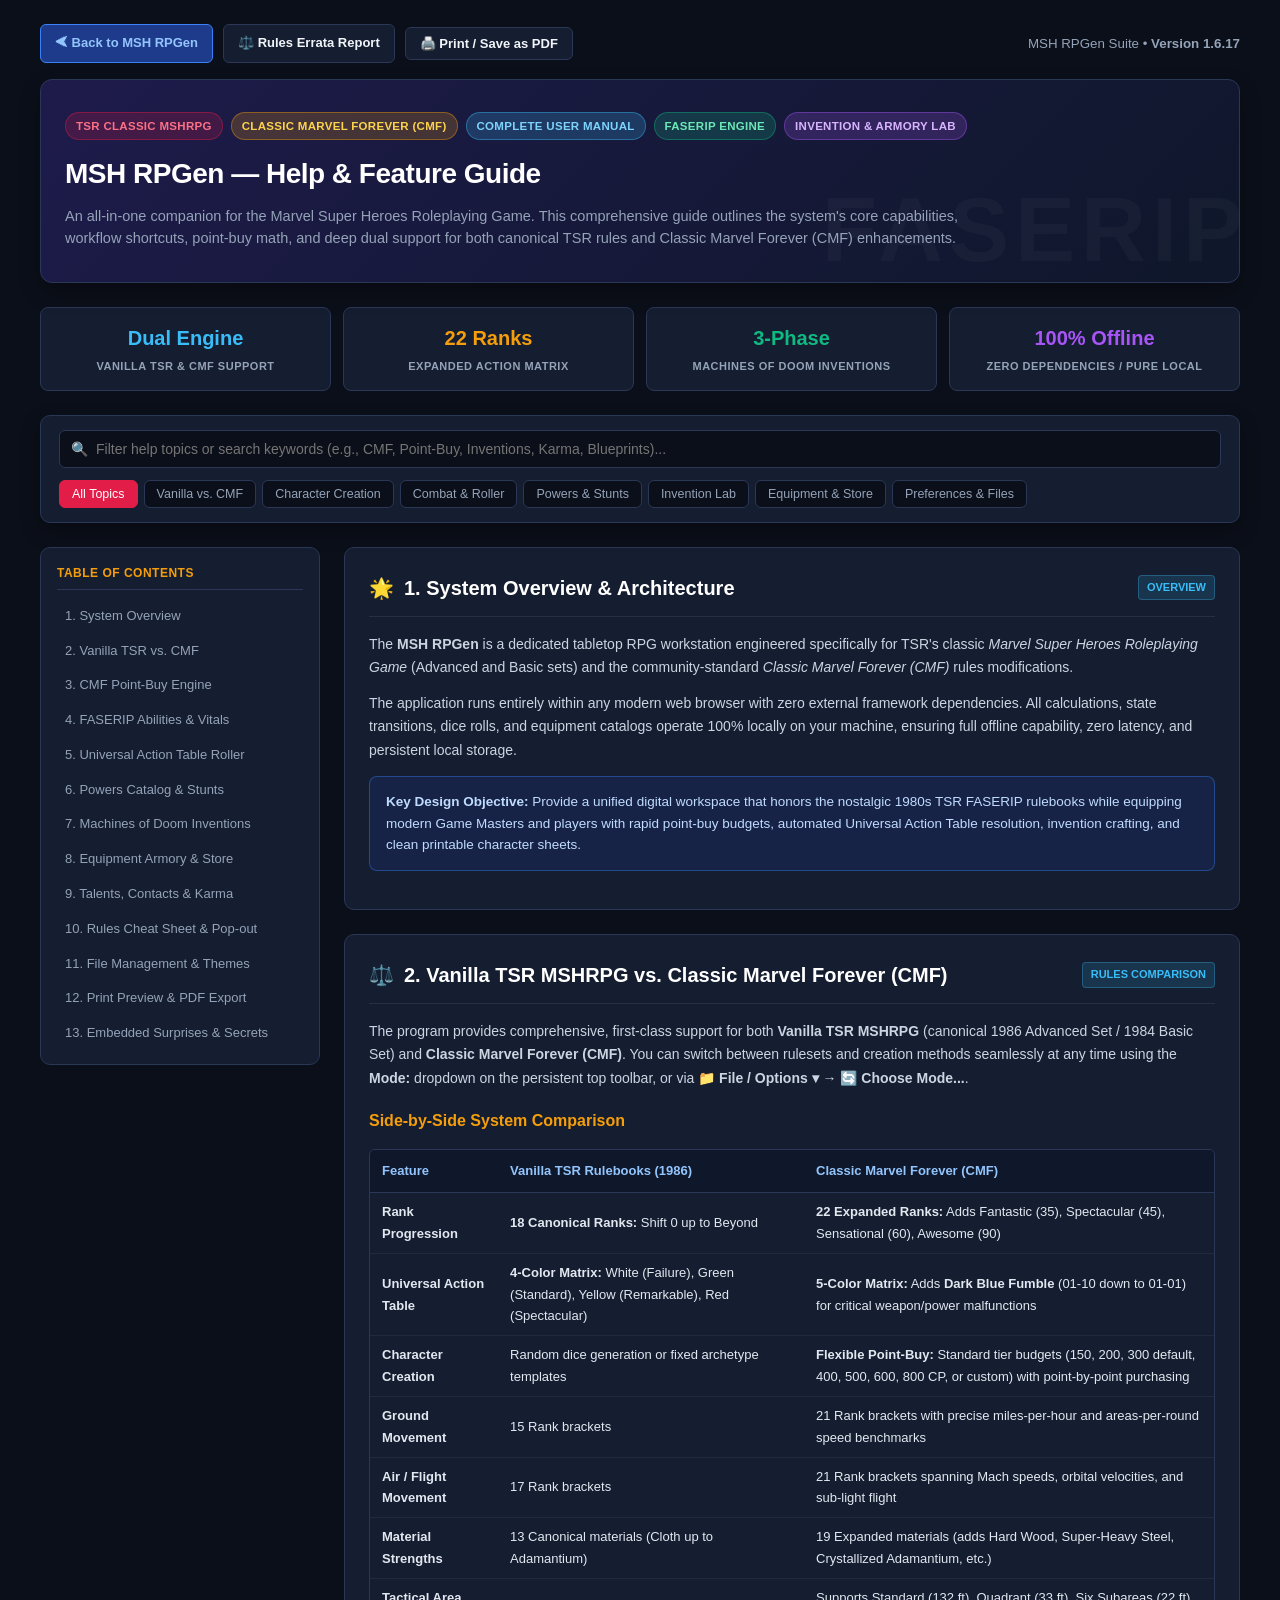
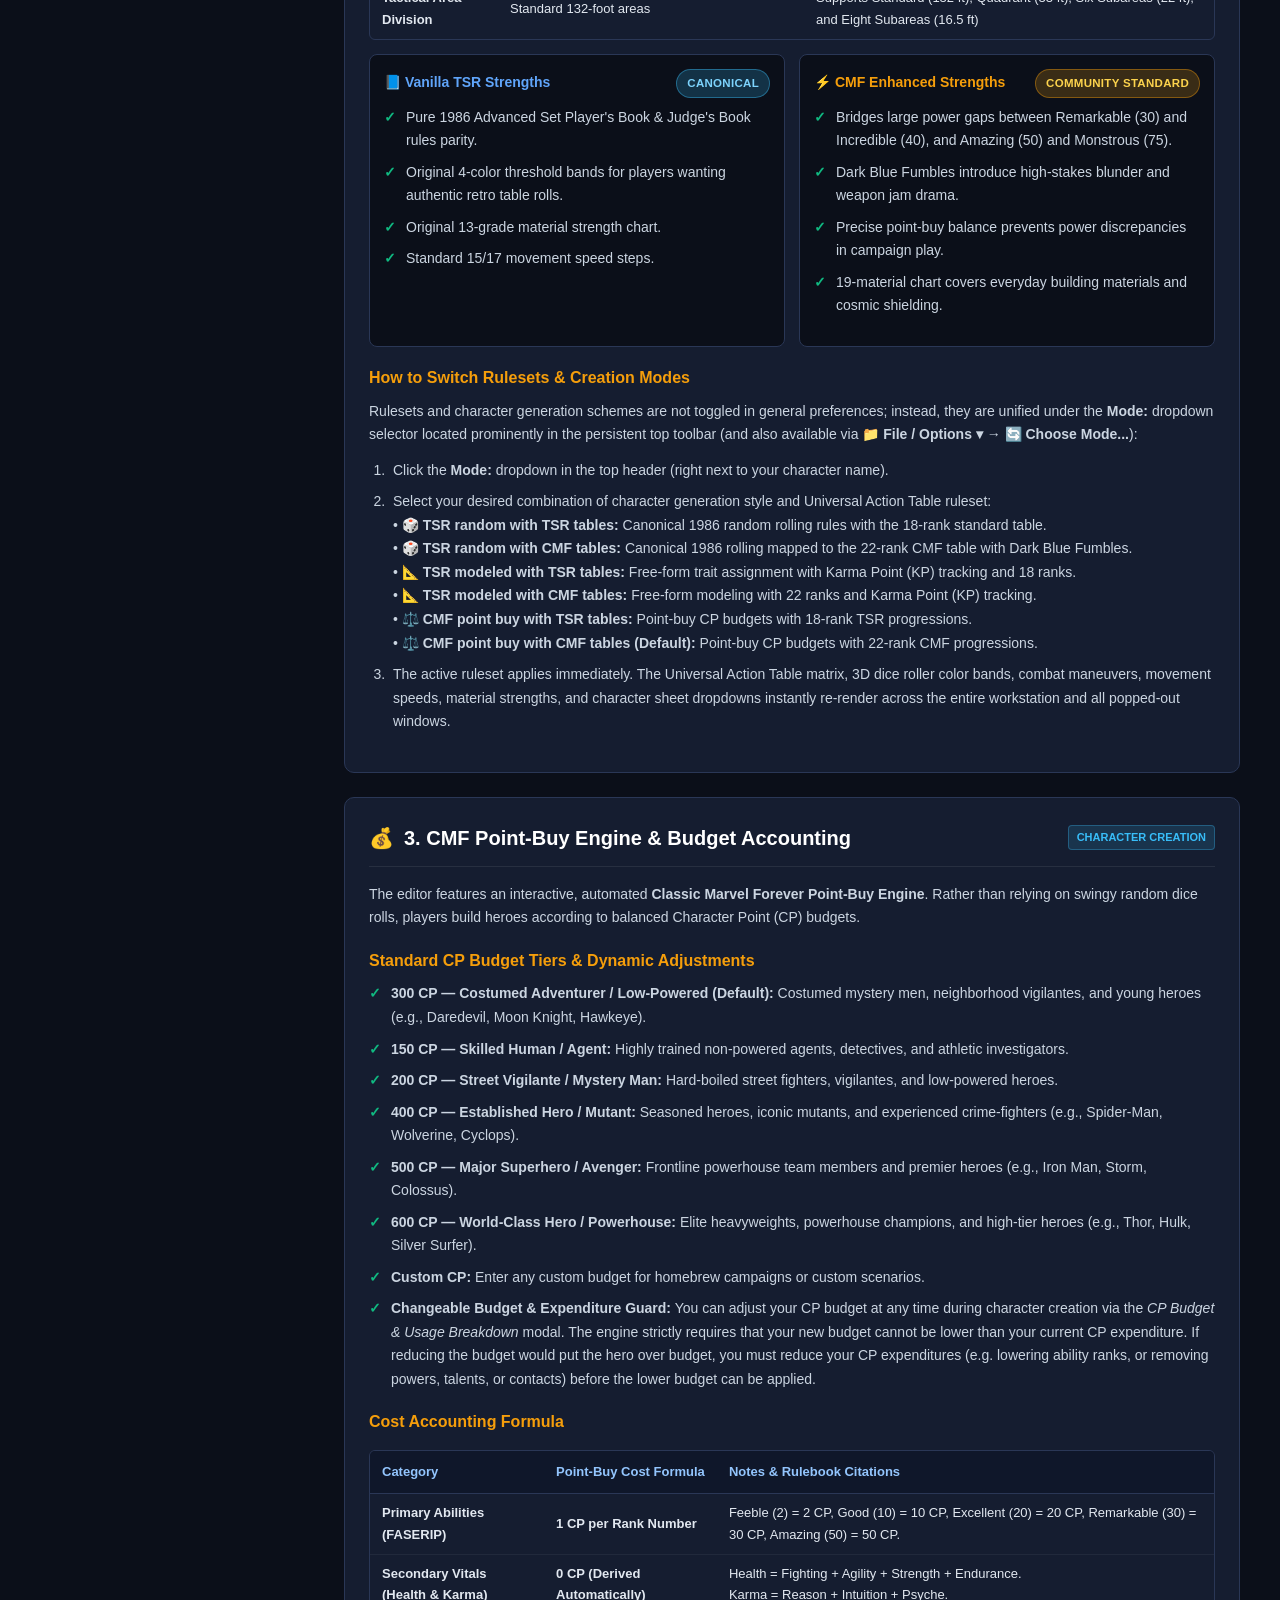
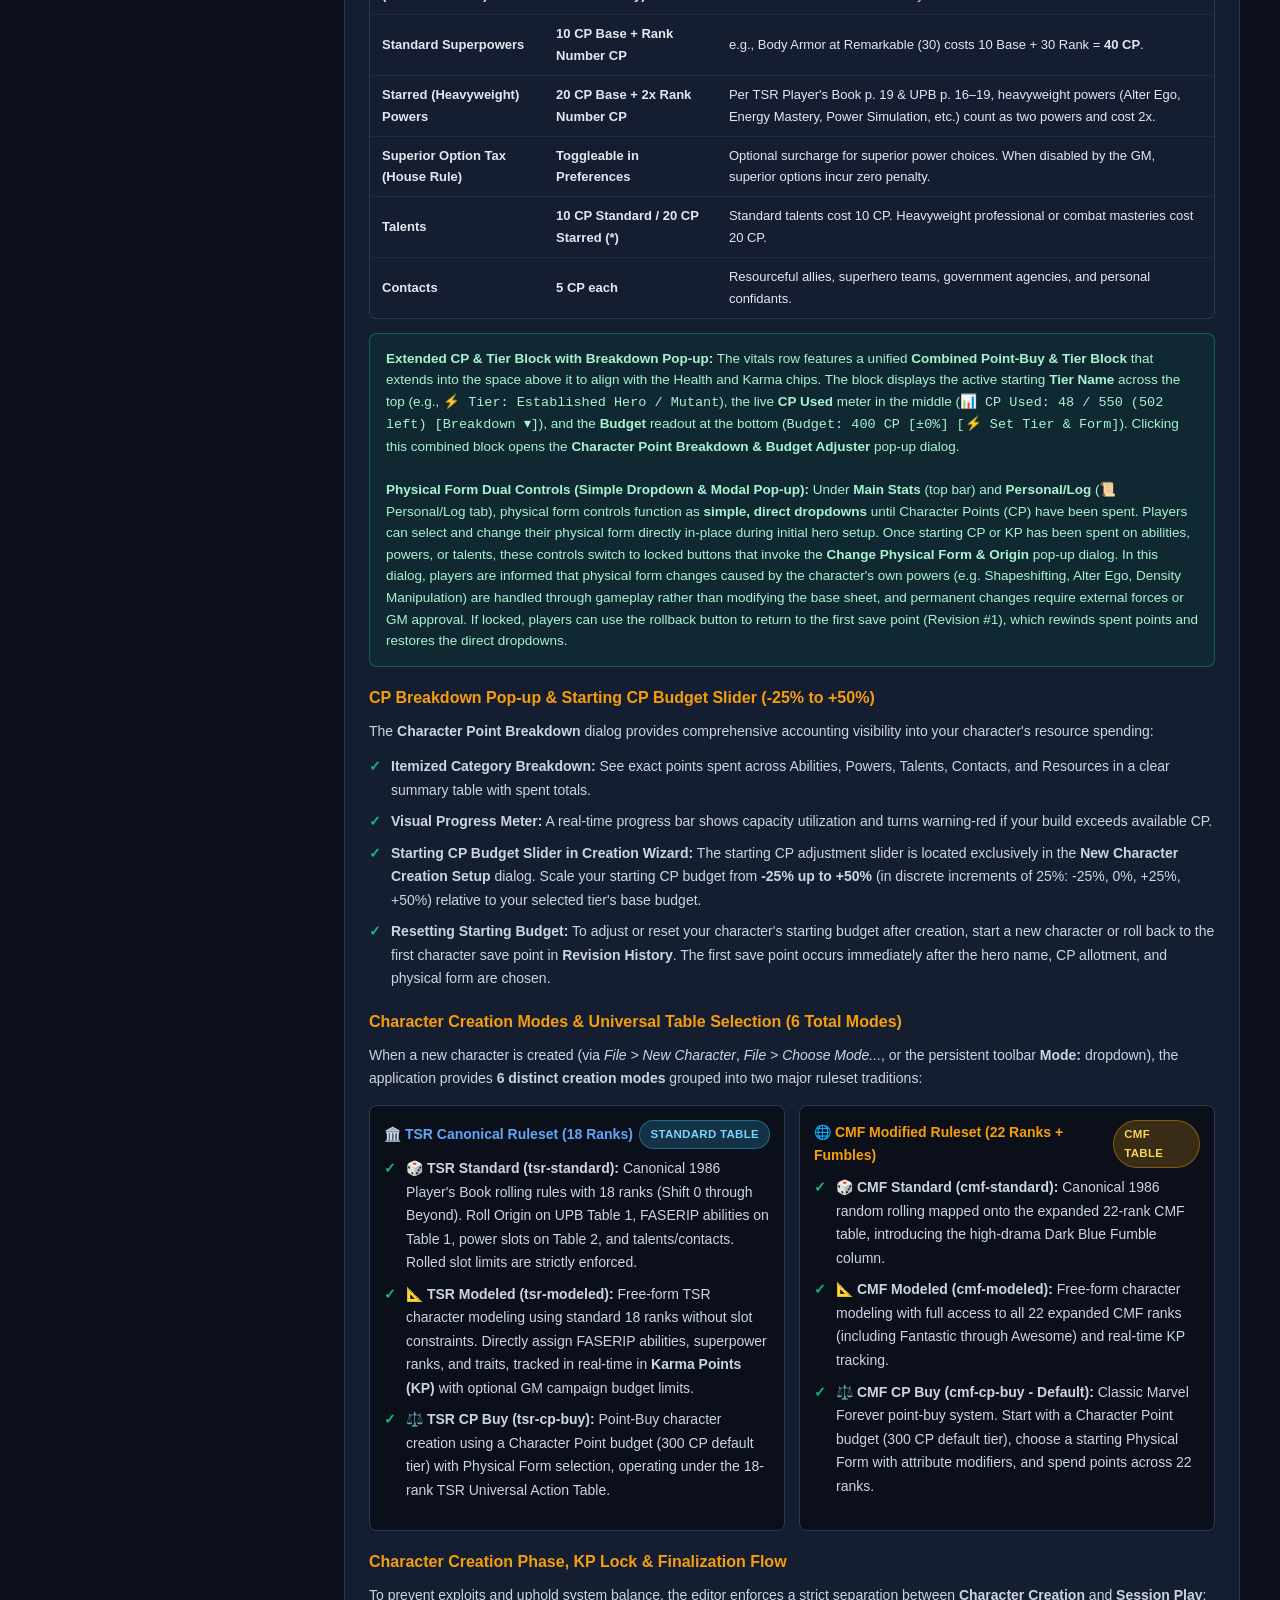
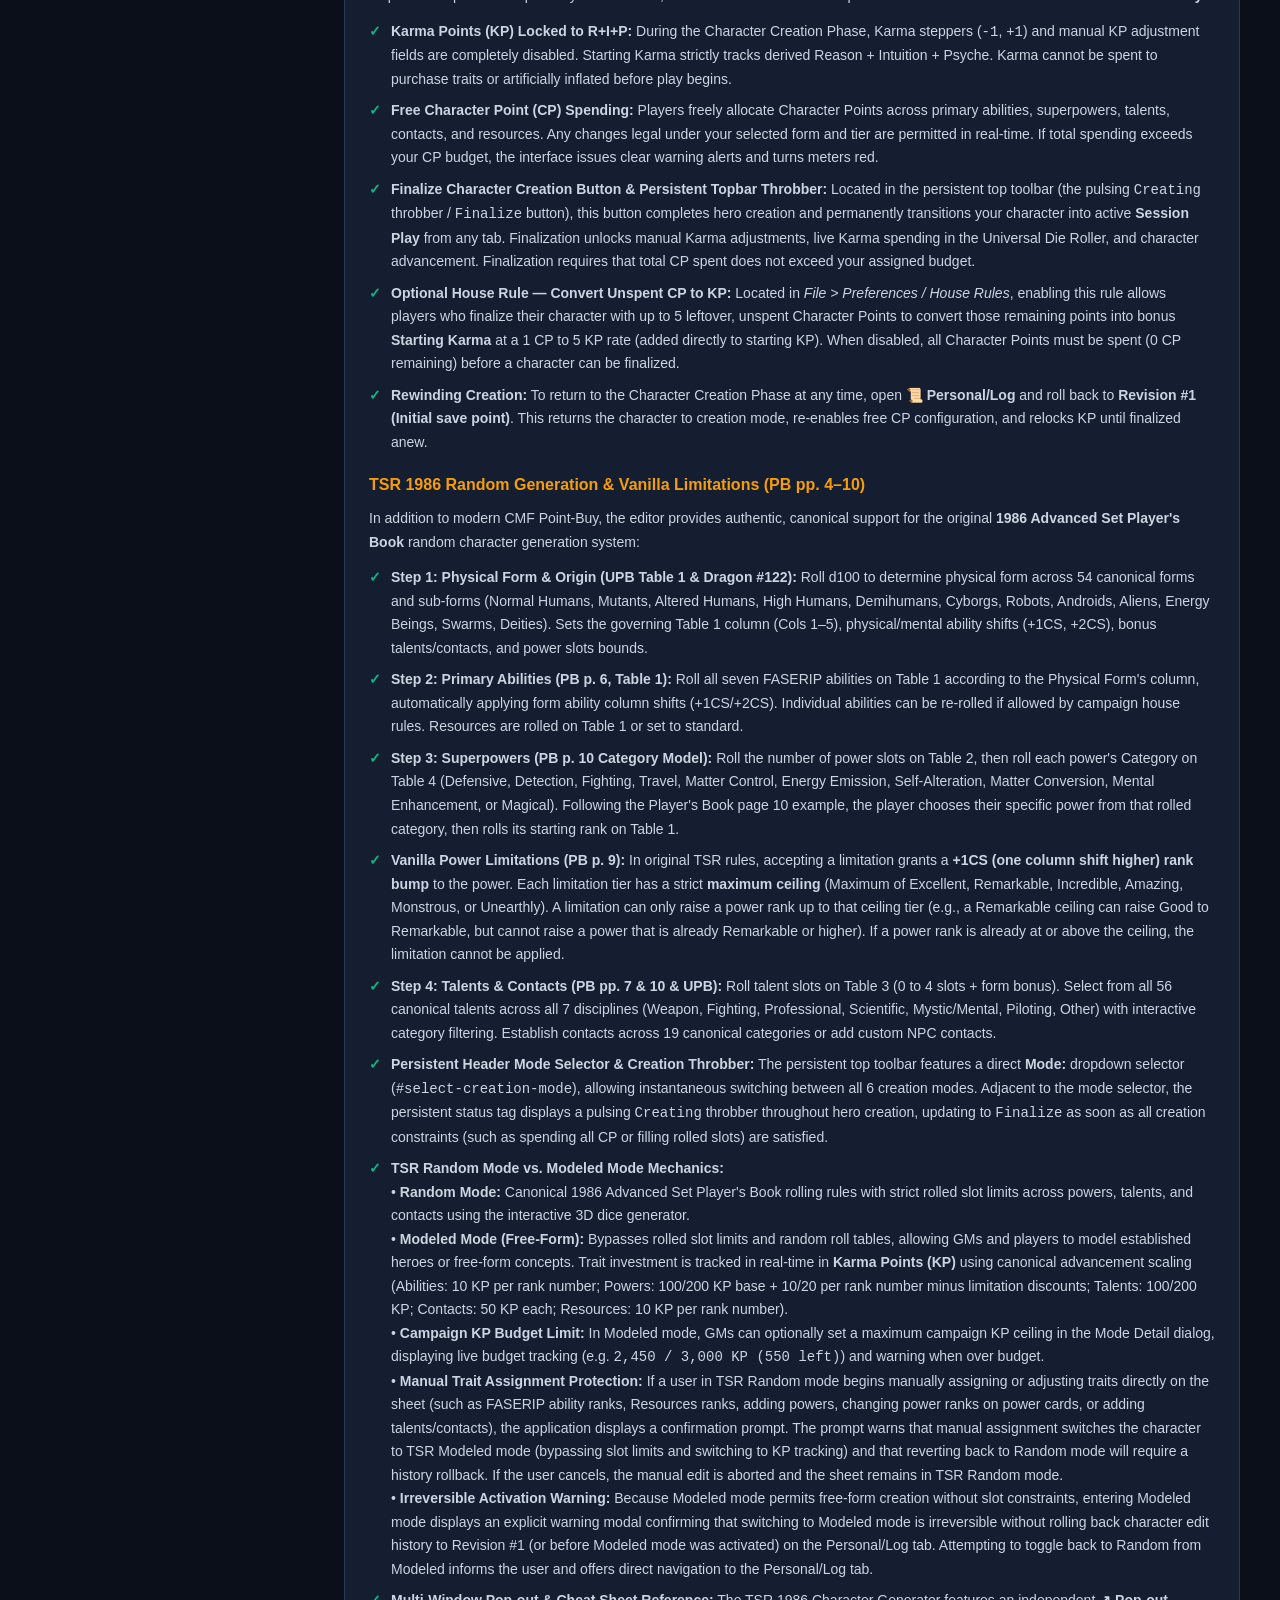
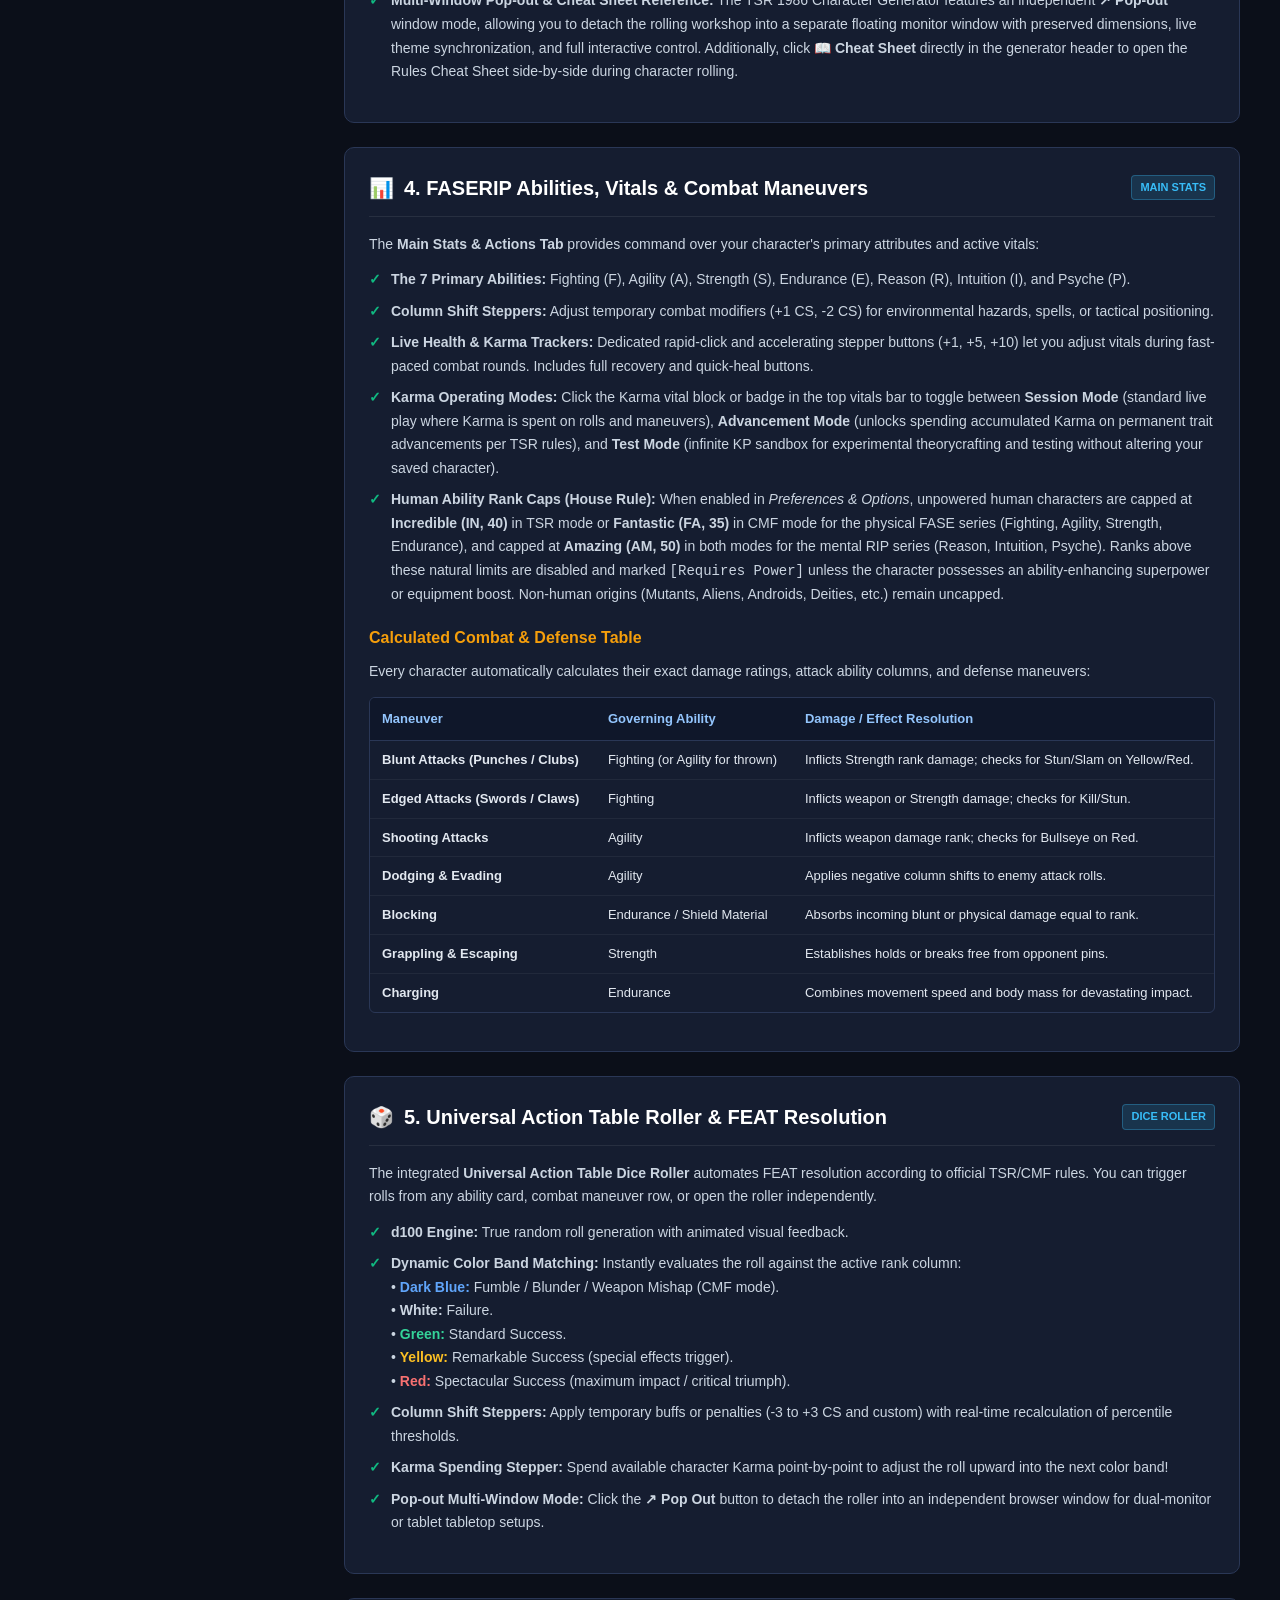
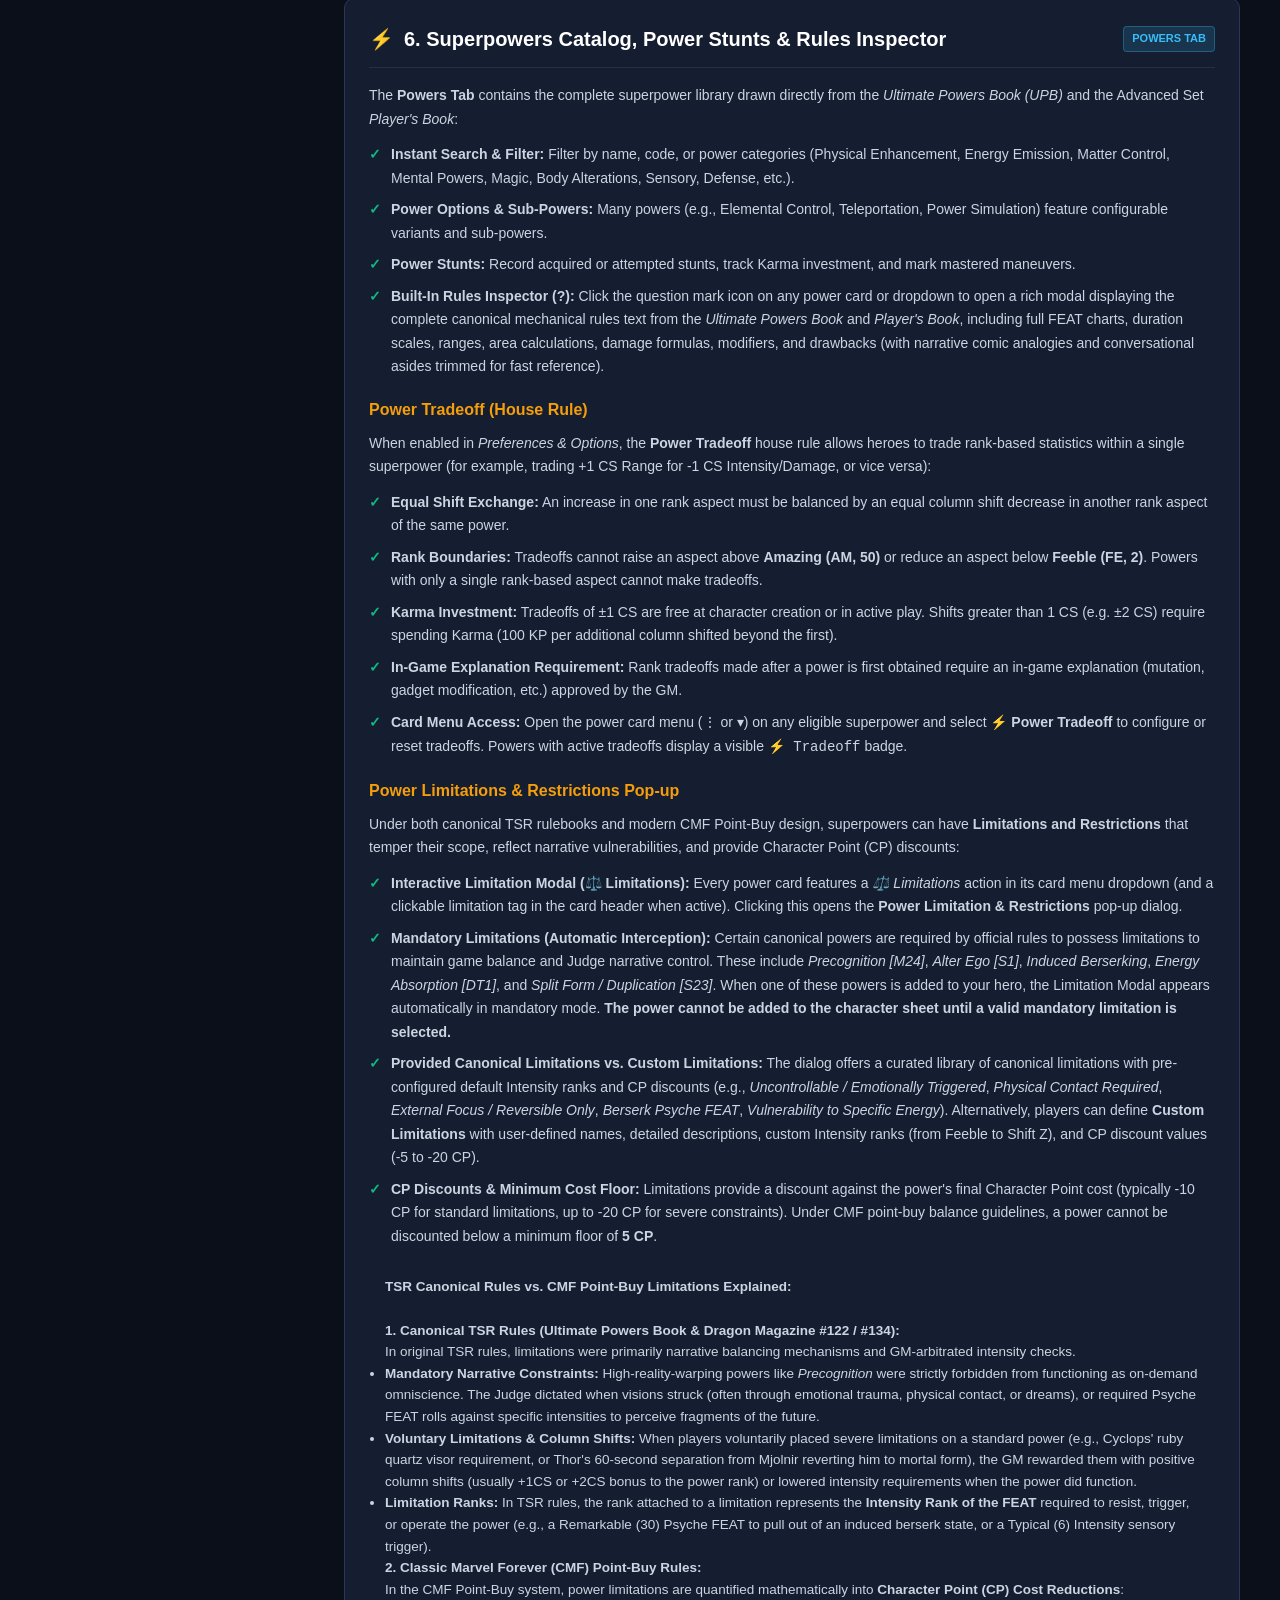
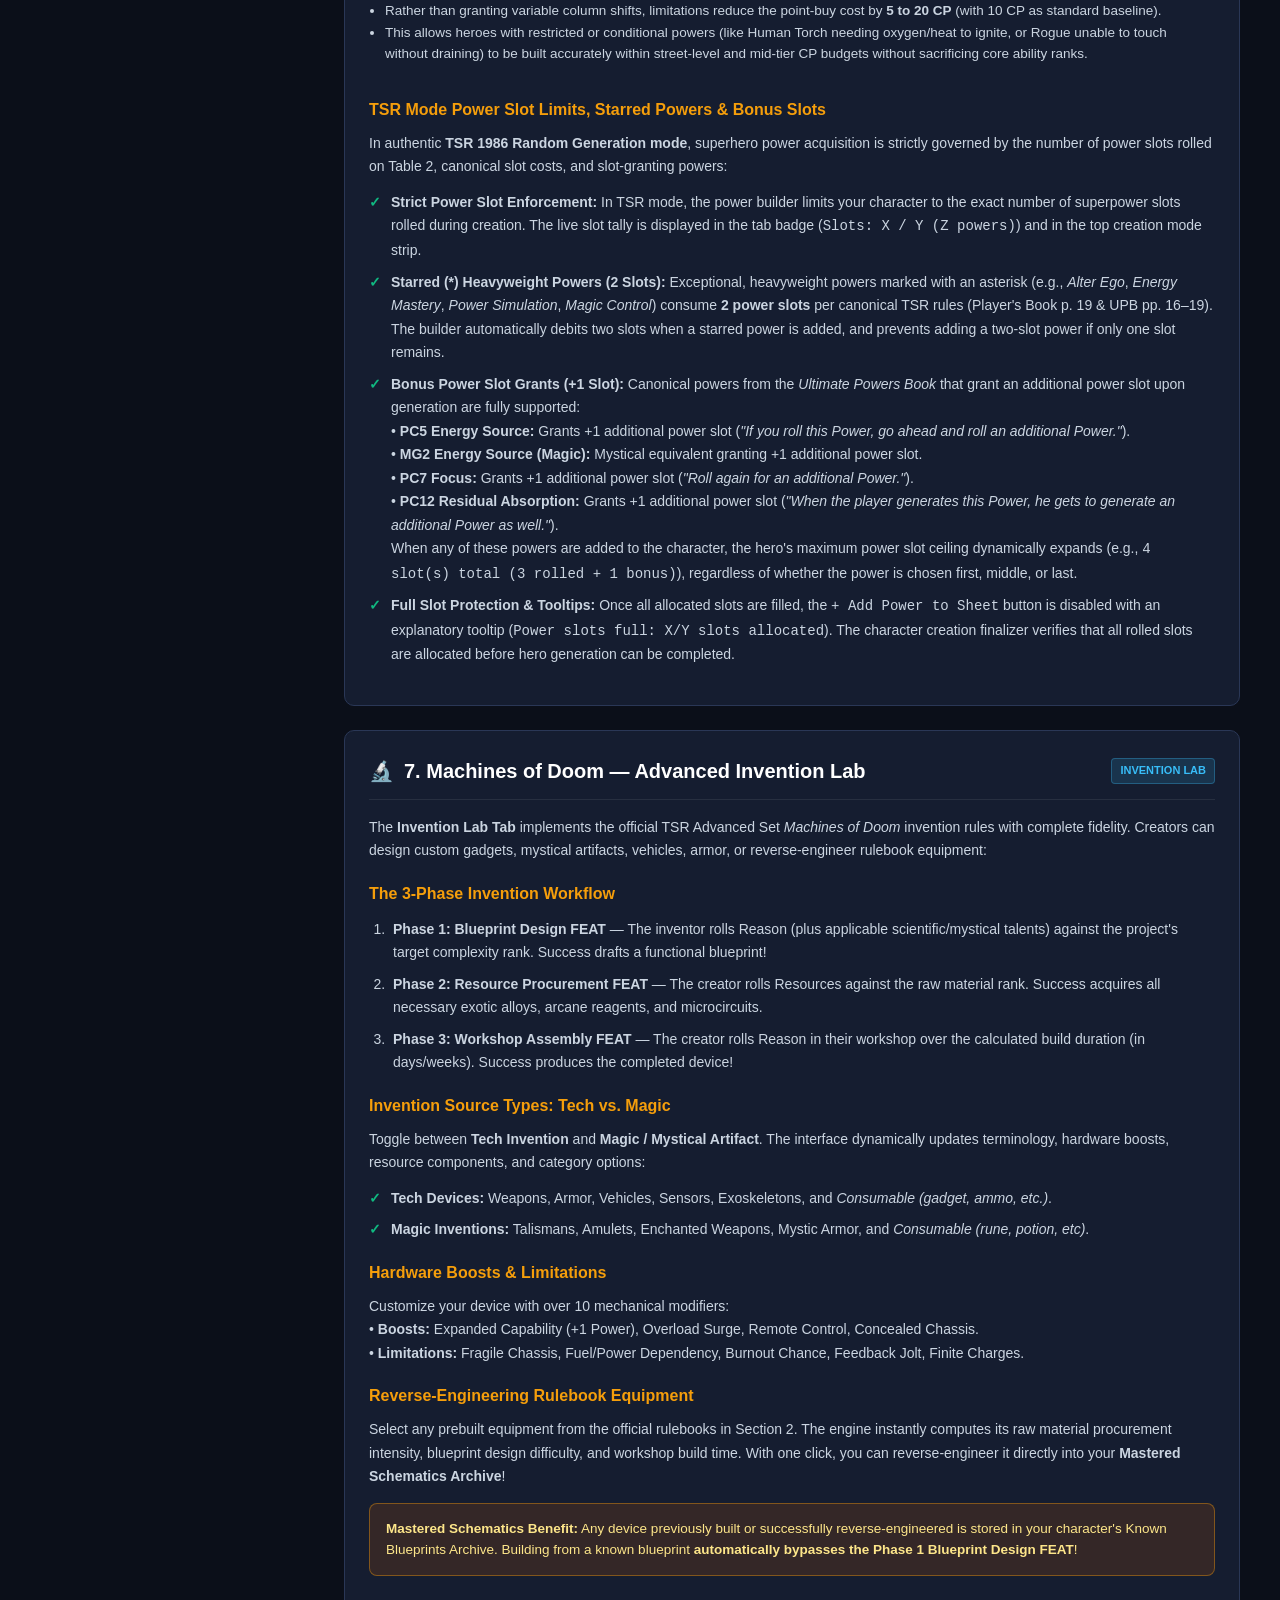
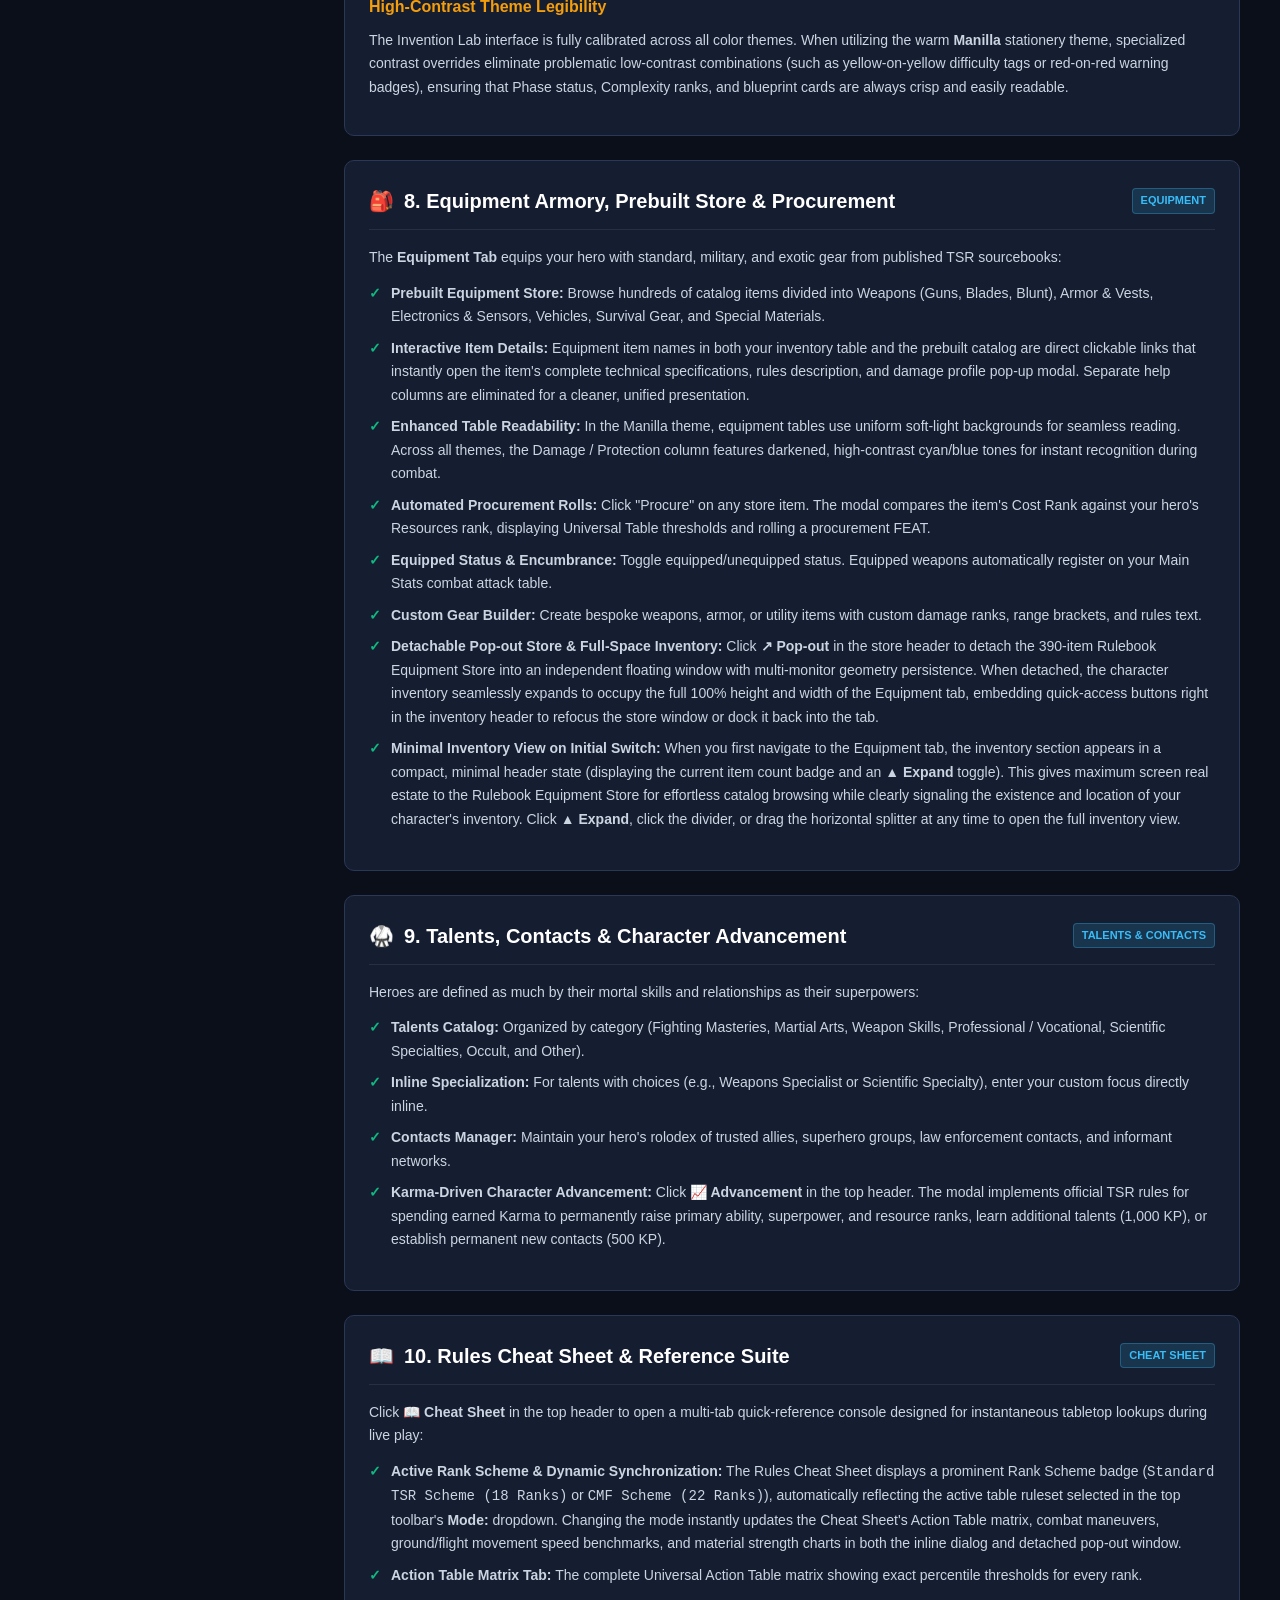
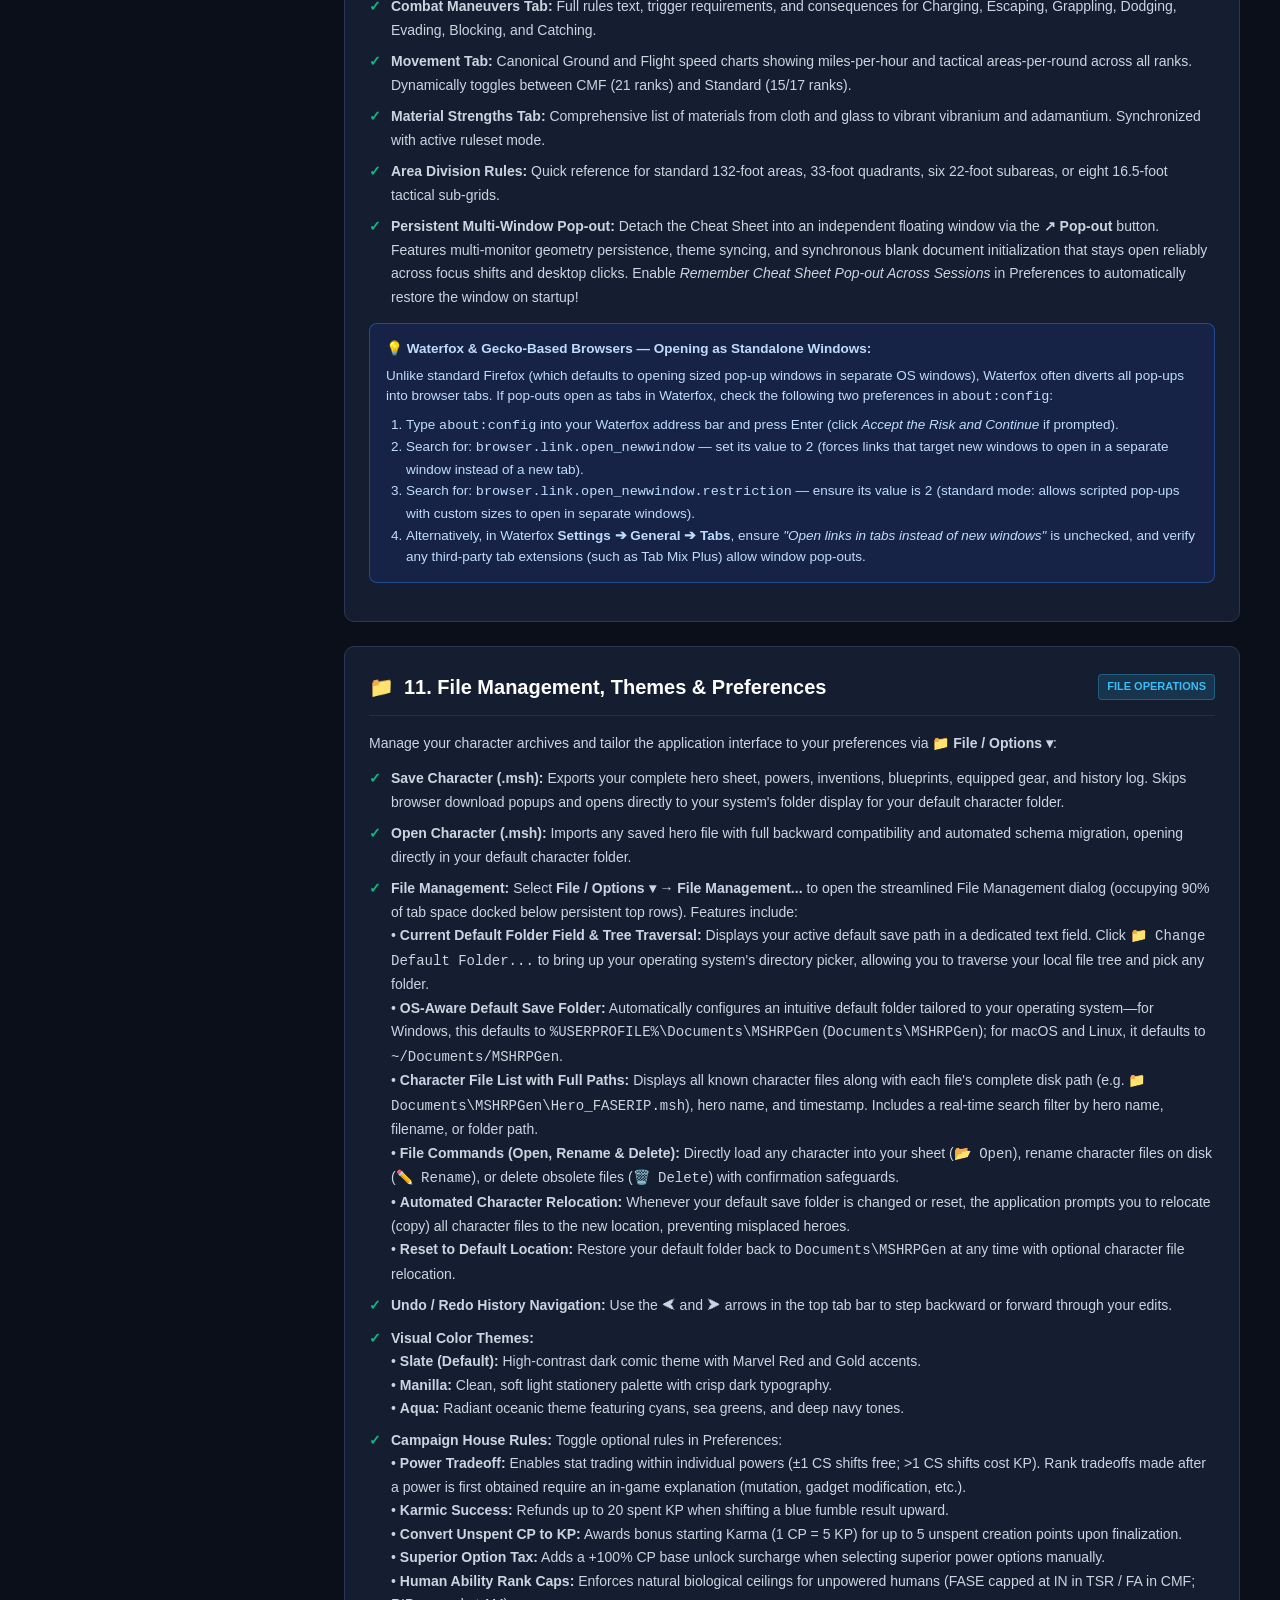
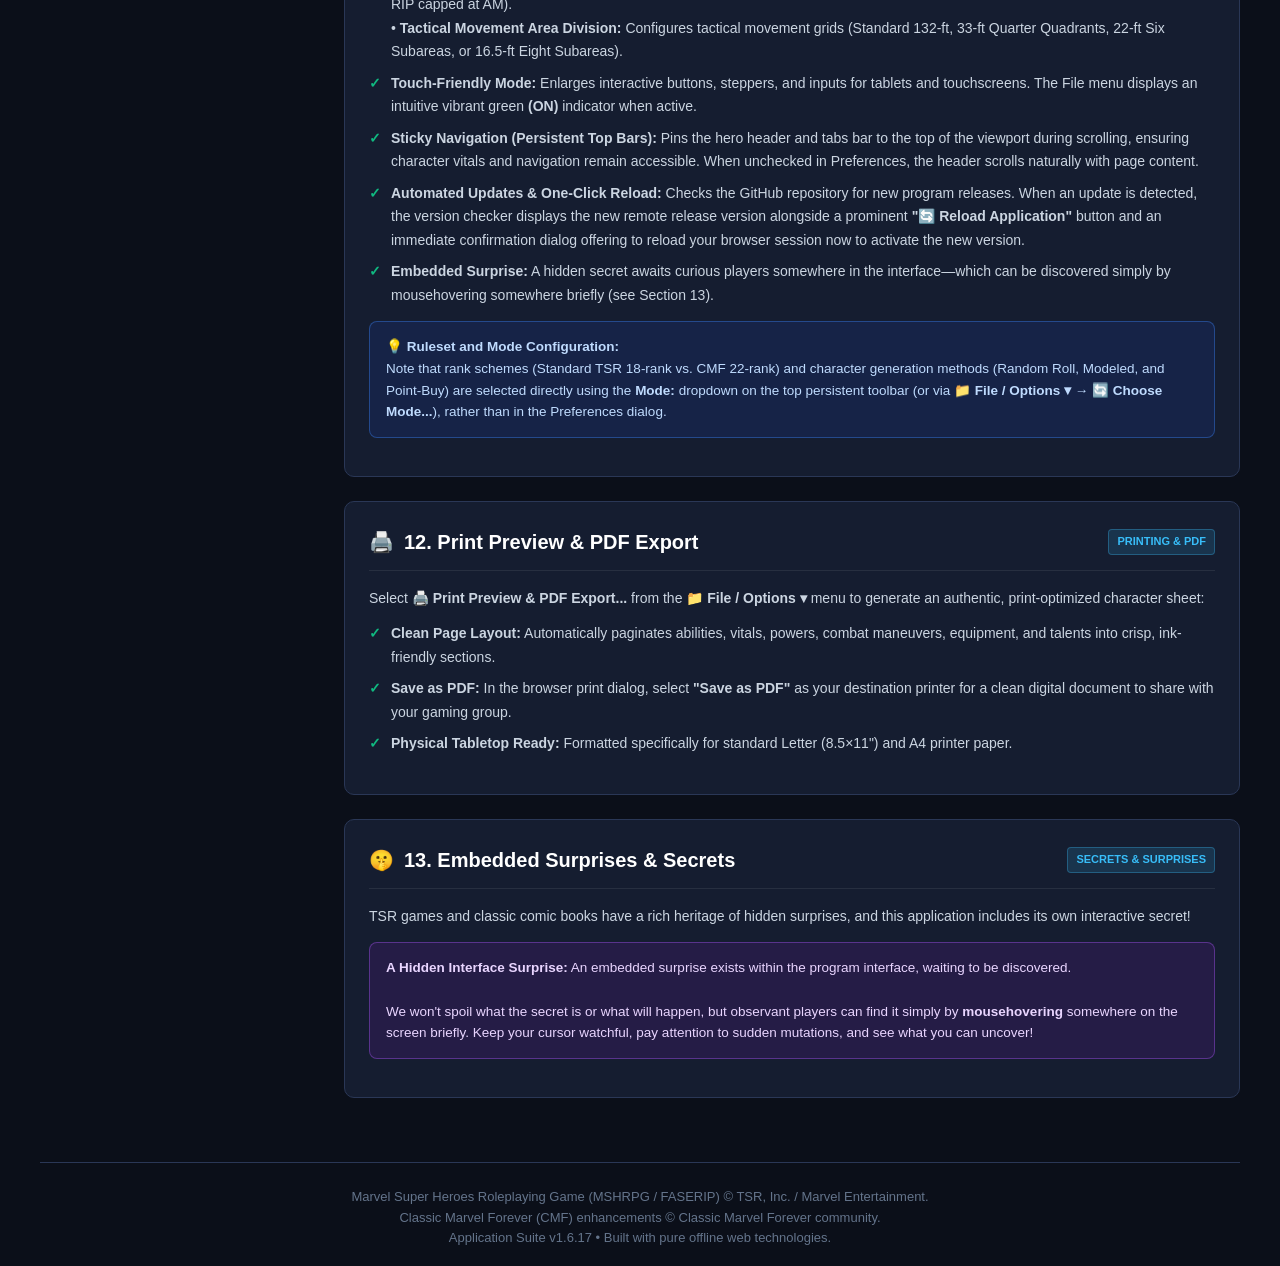
<file: help.html>
<!-- Built by Psycros with lots of help from Gemini - 2026. -->
<!DOCTYPE html>
<html lang="en">
<head>
  <meta charset="UTF-8">
  <meta name="viewport" content="width=device-width, initial-scale=1.0">
  <title>MSH RPGen — Help & User Guide</title>
  <style>
    :root {
      --bg-main: #0b0f19;
      --bg-card: #151d30;
      --bg-card-hover: #1c2742;
      --border-color: #2a3756;
      --accent-red: #e11d48;
      --accent-gold: #f59e0b;
      --accent-blue: #38bdf8;
      --accent-green: #10b981;
      --accent-purple: #a855f7;
      --text-main: #f1f5f9;
      --text-muted: #94a3b8;
      --text-dim: #64748b;
      --font-family: -apple-system, BlinkMacSystemFont, "Segoe UI", Roboto, Helvetica, Arial, sans-serif;
    }

    * { box-sizing: border-box; margin: 0; padding: 0; }
    body {
      background-color: var(--bg-main);
      color: var(--text-main);
      font-family: var(--font-family);
      line-height: 1.6;
      padding: 24px 16px;
    }

    .container {
      max-width: 1200px;
      margin: 0 auto;
    }

    /* Top Action Bar */
    .top-action-bar {
      display: flex;
      justify-content: space-between;
      align-items: center;
      margin-bottom: 16px;
      flex-wrap: wrap;
      gap: 12px;
    }

    .nav-links {
      display: flex;
      align-items: center;
      gap: 10px;
      flex-wrap: wrap;
    }

    .nav-btn {
      display: inline-flex;
      align-items: center;
      gap: 6px;
      padding: 8px 14px;
      background: var(--bg-card);
      border: 1px solid var(--border-color);
      border-radius: 6px;
      color: var(--text-main);
      text-decoration: none;
      font-size: 13px;
      font-weight: 600;
      cursor: pointer;
      transition: all 0.2s ease;
    }
    .nav-btn:hover {
      background: var(--bg-card-hover);
      border-color: var(--accent-blue);
      color: #fff;
    }
    .nav-btn.primary {
      background: #1e3a8a;
      border-color: #3b82f6;
      color: #93c5fd;
    }
    .nav-btn.primary:hover {
      background: #2563eb;
      color: #fff;
    }

    /* Header & Hero */
    header {
      background: linear-gradient(135deg, #1e1b4b 0%, #0f172a 100%);
      border: 1px solid var(--border-color);
      border-radius: 12px;
      padding: 32px 24px;
      margin-bottom: 24px;
      box-shadow: 0 10px 25px -5px rgba(0, 0, 0, 0.4);
      position: relative;
      overflow: hidden;
    }

    header::before {
      content: "FASERIP";
      position: absolute;
      right: -10px;
      bottom: -20px;
      font-size: 90px;
      font-weight: 900;
      color: rgba(255, 255, 255, 0.03);
      letter-spacing: 6px;
      pointer-events: none;
    }

    .badge-bar {
      display: flex;
      flex-wrap: wrap;
      gap: 8px;
      margin-bottom: 12px;
    }

    .badge {
      display: inline-flex;
      align-items: center;
      padding: 4px 10px;
      border-radius: 9999px;
      font-size: 11.5px;
      font-weight: 600;
      letter-spacing: 0.3px;
      text-transform: uppercase;
    }
    .badge-red { background: rgba(225, 29, 72, 0.2); color: #fb7185; border: 1px solid rgba(225, 29, 72, 0.4); }
    .badge-gold { background: rgba(245, 158, 11, 0.2); color: #fcd34d; border: 1px solid rgba(245, 158, 11, 0.4); }
    .badge-blue { background: rgba(56, 189, 248, 0.2); color: #7dd3fc; border: 1px solid rgba(56, 189, 248, 0.4); }
    .badge-green { background: rgba(16, 185, 129, 0.2); color: #6ee7b7; border: 1px solid rgba(16, 185, 129, 0.4); }
    .badge-purple { background: rgba(168, 85, 247, 0.2); color: #d8b4fe; border: 1px solid rgba(168, 85, 247, 0.4); }

    h1 {
      font-size: 28px;
      font-weight: 800;
      color: #fff;
      margin-bottom: 8px;
      letter-spacing: -0.5px;
    }

    p.subtitle {
      color: var(--text-muted);
      font-size: 14.5px;
      max-width: 950px;
      line-height: 1.55;
    }

    /* Stats & Feature Highlights Banner */
    .stats-banner {
      display: grid;
      grid-template-columns: repeat(auto-fit, minmax(200px, 1fr));
      gap: 12px;
      margin-bottom: 24px;
    }
    .stat-card {
      background: var(--bg-card);
      border: 1px solid var(--border-color);
      border-radius: 8px;
      padding: 14px 16px;
      text-align: center;
    }
    .stat-card .num {
      font-size: 20px;
      font-weight: 800;
      color: #fff;
    }
    .stat-card .label {
      font-size: 11px;
      font-weight: 600;
      text-transform: uppercase;
      letter-spacing: 0.5px;
      color: var(--text-muted);
      margin-top: 4px;
    }

    /* Search & Filter Toolbar */
    .toolbar {
      display: flex;
      flex-wrap: wrap;
      gap: 12px;
      align-items: center;
      justify-content: space-between;
      background: var(--bg-card);
      border: 1px solid var(--border-color);
      border-radius: 10px;
      padding: 14px 18px;
      margin-bottom: 24px;
      position: sticky;
      top: 12px;
      z-index: 100;
      box-shadow: 0 8px 20px rgba(0, 0, 0, 0.3);
    }

    .search-box {
      flex: 1;
      min-width: 260px;
      position: relative;
    }
    .search-box input {
      width: 100%;
      background: #0b0f19;
      border: 1px solid var(--border-color);
      border-radius: 6px;
      padding: 10px 14px 10px 36px;
      color: #fff;
      font-size: 14px;
      outline: none;
      transition: border-color 0.2s;
    }
    .search-box input:focus {
      border-color: var(--accent-blue);
    }
    .search-icon {
      position: absolute;
      left: 12px;
      top: 50%;
      transform: translateY(-50%);
      color: var(--text-muted);
      font-size: 14px;
    }

    .filters {
      display: flex;
      flex-wrap: wrap;
      gap: 6px;
    }

    .filter-btn {
      background: #0b0f19;
      border: 1px solid var(--border-color);
      color: var(--text-muted);
      padding: 6px 12px;
      border-radius: 6px;
      font-size: 12.5px;
      cursor: pointer;
      font-weight: 500;
      transition: all 0.2s;
      white-space: nowrap;
    }
    .filter-btn:hover, .filter-btn.active {
      background: var(--accent-red);
      color: #fff;
      border-color: var(--accent-red);
    }

    /* Content Layout */
    .main-layout {
      display: grid;
      grid-template-columns: 280px 1fr;
      gap: 24px;
      align-items: start;
    }

    @media (max-width: 900px) {
      .main-layout {
        grid-template-columns: 1fr;
      }
      .toc-sidebar {
        display: none;
      }
    }

    /* Table of Contents Sidebar */
    .toc-sidebar {
      background: var(--bg-card);
      border: 1px solid var(--border-color);
      border-radius: 10px;
      padding: 16px;
      position: sticky;
      top: 90px;
      max-height: calc(100vh - 120px);
      overflow-y: auto;
    }
    .toc-title {
      font-size: 12px;
      font-weight: 700;
      text-transform: uppercase;
      letter-spacing: 0.5px;
      color: var(--accent-gold);
      margin-bottom: 12px;
      border-bottom: 1px solid var(--border-color);
      padding-bottom: 6px;
    }
    .toc-list {
      list-style: none;
      display: flex;
      flex-direction: column;
      gap: 6px;
    }
    .toc-link {
      color: var(--text-muted);
      text-decoration: none;
      font-size: 13px;
      display: block;
      padding: 4px 8px;
      border-radius: 4px;
      transition: all 0.15s;
    }
    .toc-link:hover {
      background: rgba(255, 255, 255, 0.05);
      color: var(--accent-blue);
    }

    /* Topic Cards */
    .topic-card {
      background: var(--bg-card);
      border: 1px solid var(--border-color);
      border-radius: 10px;
      padding: 24px;
      margin-bottom: 24px;
      scroll-margin-top: 100px;
      transition: border-color 0.2s;
    }
    .topic-card:hover {
      border-color: #3b82f6;
    }

    .topic-header {
      display: flex;
      align-items: center;
      justify-content: space-between;
      gap: 12px;
      border-bottom: 1px solid rgba(255, 255, 255, 0.08);
      padding-bottom: 12px;
      margin-bottom: 16px;
      flex-wrap: wrap;
    }

    .topic-title {
      font-size: 20px;
      font-weight: 700;
      color: #fff;
      display: flex;
      align-items: center;
      gap: 10px;
    }

    .topic-category-tag {
      font-size: 11px;
      font-weight: 600;
      text-transform: uppercase;
      padding: 3px 8px;
      border-radius: 4px;
      background: rgba(56, 189, 248, 0.15);
      color: var(--accent-blue);
      border: 1px solid rgba(56, 189, 248, 0.3);
    }

    .topic-body {
      font-size: 14px;
      line-height: 1.68;
      color: #cbd5e1;
    }
    .topic-body p {
      margin-bottom: 12px;
    }
    .topic-body h3 {
      font-size: 16px;
      font-weight: 700;
      color: var(--accent-gold);
      margin: 18px 0 8px 0;
    }
    .topic-body h4 {
      font-size: 14.5px;
      font-weight: 600;
      color: #93c5fd;
      margin: 14px 0 6px 0;
    }

    /* Callout Boxes */
    .callout {
      border-radius: 8px;
      padding: 14px 16px;
      margin: 14px 0;
      font-size: 13.5px;
      line-height: 1.6;
    }
    .callout-info {
      background: rgba(30, 58, 138, 0.25);
      border: 1px solid rgba(59, 130, 246, 0.4);
      color: #bfdbfe;
    }
    .callout-gold {
      background: rgba(180, 83, 9, 0.2);
      border: 1px solid rgba(245, 158, 11, 0.4);
      color: #fde68a;
    }
    .callout-green {
      background: rgba(6, 78, 59, 0.25);
      border: 1px solid rgba(16, 185, 129, 0.4);
      color: #a7f3d0;
    }
    .callout-purple {
      background: rgba(88, 28, 135, 0.25);
      border: 1px solid rgba(168, 85, 247, 0.4);
      color: #e9d5ff;
    }

    /* Tables */
    .data-table-wrapper {
      overflow-x: auto;
      margin: 14px 0;
      border-radius: 6px;
      border: 1px solid var(--border-color);
    }
    table.data-table {
      width: 100%;
      border-collapse: collapse;
      text-align: left;
      font-size: 13px;
    }
    table.data-table th {
      background: #0f172a;
      color: #93c5fd;
      padding: 10px 12px;
      font-weight: 600;
      border-bottom: 1px solid var(--border-color);
    }
    table.data-table td {
      padding: 8px 12px;
      border-bottom: 1px solid rgba(255, 255, 255, 0.05);
      color: #e2e8f0;
    }
    table.data-table tr:last-child td {
      border-bottom: none;
    }
    table.data-table tr:hover td {
      background: rgba(255, 255, 255, 0.02);
    }

    /* Comparison Grids */
    .comparison-grid {
      display: grid;
      grid-template-columns: repeat(auto-fit, minmax(280px, 1fr));
      gap: 14px;
      margin: 14px 0;
    }
    .comparison-box {
      background: #0b0f19;
      border: 1px solid var(--border-color);
      border-radius: 8px;
      padding: 14px;
    }
    .comparison-box-title {
      font-weight: 700;
      font-size: 14px;
      margin-bottom: 8px;
      display: flex;
      align-items: center;
      justify-content: space-between;
    }

    /* Feature Lists */
    ul.feature-list {
      list-style-type: none;
      margin: 8px 0 14px 0;
      padding-left: 0;
    }
    ul.feature-list li {
      position: relative;
      padding-left: 22px;
      margin-bottom: 8px;
    }
    ul.feature-list li::before {
      content: "✓";
      position: absolute;
      left: 0;
      top: 0;
      color: var(--accent-green);
      font-weight: bold;
    }

    /* Step Numbers */
    ol.step-list {
      margin: 10px 0 14px 20px;
    }
    ol.step-list li {
      margin-bottom: 8px;
      padding-left: 4px;
    }

    /* Footer */
    footer {
      text-align: center;
      padding: 24px 0;
      margin-top: 40px;
      border-top: 1px solid var(--border-color);
      color: var(--text-dim);
      font-size: 13px;
    }

    /* Print Styles */
    @media print {
      body {
        background: #fff;
        color: #000;
        padding: 0;
      }
      .top-action-bar, .toolbar, .toc-sidebar {
        display: none !important;
      }
      .main-layout {
        grid-template-columns: 1fr;
      }
      .topic-card {
        background: #fff;
        border: 1px solid #ccc;
        color: #000;
        break-inside: avoid;
        page-break-inside: avoid;
      }
      .topic-title, h1, h3, h4 {
        color: #000 !important;
      }
      .callout {
        background: #f8fafc;
        border: 1px solid #94a3b8;
        color: #000 !important;
      }
      table.data-table th {
        background: #e2e8f0;
        color: #000;
      }
      table.data-table td {
        color: #000;
        border-bottom: 1px solid #ccc;
      }
    }
  </style>
</head>
<body>
  <div class="container">

    <!-- Top Action Bar -->
    <div class="top-action-bar">
      <div class="nav-links">
        <a href="index.html" class="nav-btn primary">⮜ Back to MSH RPGen</a>
        <a href="msh_rules_errata_report.html" target="_blank" class="nav-btn">⚖️ Rules Errata Report</a>
        <button type="button" class="nav-btn" onclick="window.print()">🖨️ Print / Save as PDF</button>
      </div>
      <div style="font-size: 10pt; color: var(--text-muted);">
        MSH RPGen Suite • <strong>Version 1.6.17</strong>
      </div>
    </div>

    <!-- Header & Hero -->
    <header>
      <div class="badge-bar">
        <span class="badge badge-red">TSR Classic MSHRPG</span>
        <span class="badge badge-gold">Classic Marvel Forever (CMF)</span>
        <span class="badge badge-blue">Complete User Manual</span>
        <span class="badge badge-green">FASERIP Engine</span>
        <span class="badge badge-purple">Invention &amp; Armory Lab</span>
      </div>
      <h1>MSH RPGen — Help &amp; Feature Guide</h1>
      <p class="subtitle">
        An all-in-one companion for the Marvel Super Heroes Roleplaying Game. This comprehensive guide outlines the system's core capabilities, workflow shortcuts, point-buy math, and deep dual support for both canonical TSR rules and Classic Marvel Forever (CMF) enhancements.
      </p>
    </header>

    <!-- Stats & Highlight Counters -->
    <div class="stats-banner">
      <div class="stat-card">
        <div class="num" style="color: #38bdf8;">Dual Engine</div>
        <div class="label">Vanilla TSR &amp; CMF Support</div>
      </div>
      <div class="stat-card">
        <div class="num" style="color: #f59e0b;">22 Ranks</div>
        <div class="label">Expanded Action Matrix</div>
      </div>
      <div class="stat-card">
        <div class="num" style="color: #10b981;">3-Phase</div>
        <div class="label">Machines of Doom Inventions</div>
      </div>
      <div class="stat-card">
        <div class="num" style="color: #a855f7;">100% Offline</div>
        <div class="label">Zero Dependencies / Pure Local</div>
      </div>
    </div>

    <!-- Sticky Search & Filter Toolbar -->
    <div class="toolbar">
      <div class="search-box">
        <span class="search-icon">🔍</span>
        <input type="text" id="searchInput" placeholder="Filter help topics or search keywords (e.g., CMF, Point-Buy, Inventions, Karma, Blueprints)...">
      </div>
      <div class="filters">
        <button type="button" class="filter-btn active" data-filter="all">All Topics</button>
        <button type="button" class="filter-btn" data-filter="rules">Vanilla vs. CMF</button>
        <button type="button" class="filter-btn" data-filter="creation">Character Creation</button>
        <button type="button" class="filter-btn" data-filter="combat">Combat &amp; Roller</button>
        <button type="button" class="filter-btn" data-filter="powers">Powers &amp; Stunts</button>
        <button type="button" class="filter-btn" data-filter="inventions">Invention Lab</button>
        <button type="button" class="filter-btn" data-filter="equipment">Equipment &amp; Store</button>
        <button type="button" class="filter-btn" data-filter="settings">Preferences &amp; Files</button>
      </div>
    </div>

    <!-- Main Content Layout with Sidebar -->
    <div class="main-layout">
      <!-- Table of Contents Sidebar -->
      <aside class="toc-sidebar">
        <div class="toc-title">Table of Contents</div>
        <ul class="toc-list">
          <li><a href="#topic-overview" class="toc-link">1. System Overview</a></li>
          <li><a href="#topic-rules-comparison" class="toc-link">2. Vanilla TSR vs. CMF</a></li>
          <li><a href="#topic-point-buy" class="toc-link">3. CMF Point-Buy Engine</a></li>
          <li><a href="#topic-main-stats" class="toc-link">4. FASERIP Abilities &amp; Vitals</a></li>
          <li><a href="#topic-dice-roller" class="toc-link">5. Universal Action Table Roller</a></li>
          <li><a href="#topic-powers" class="toc-link">6. Powers Catalog &amp; Stunts</a></li>
          <li><a href="#topic-inventions" class="toc-link">7. Machines of Doom Inventions</a></li>
          <li><a href="#topic-equipment" class="toc-link">8. Equipment Armory &amp; Store</a></li>
          <li><a href="#topic-talents" class="toc-link">9. Talents, Contacts &amp; Karma</a></li>
          <li><a href="#topic-cheatsheet" class="toc-link">10. Rules Cheat Sheet &amp; Pop-out</a></li>
          <li><a href="#topic-files-themes" class="toc-link">11. File Management &amp; Themes</a></li>
          <li><a href="#topic-print" class="toc-link">12. Print Preview &amp; PDF Export</a></li>
          <li><a href="#topic-easter-egg" class="toc-link">13. Embedded Surprises &amp; Secrets</a></li>
        </ul>
      </aside>

      <!-- Topic Articles -->
      <main class="content-area">

        <!-- Topic 1: System Overview -->
        <article class="topic-card" id="topic-overview" data-category="rules creation">
          <div class="topic-header">
            <h2 class="topic-title"><span>🌟</span> 1. System Overview &amp; Architecture</h2>
            <span class="topic-category-tag">Overview</span>
          </div>
          <div class="topic-body">
            <p>
              The <strong>MSH RPGen</strong> is a dedicated tabletop RPG workstation engineered specifically for TSR's classic <em>Marvel Super Heroes Roleplaying Game</em> (Advanced and Basic sets) and the community-standard <em>Classic Marvel Forever (CMF)</em> rules modifications.
            </p>
            <p>
              The application runs entirely within any modern web browser with zero external framework dependencies. All calculations, state transitions, dice rolls, and equipment catalogs operate 100% locally on your machine, ensuring full offline capability, zero latency, and persistent local storage.
            </p>
            <div class="callout callout-info">
              <strong>Key Design Objective:</strong> Provide a unified digital workspace that honors the nostalgic 1980s TSR FASERIP rulebooks while equipping modern Game Masters and players with rapid point-buy budgets, automated Universal Action Table resolution, invention crafting, and clean printable character sheets.
            </div>
          </div>
        </article>

        <!-- Topic 2: Vanilla TSR vs. CMF -->
        <article class="topic-card" id="topic-rules-comparison" data-category="rules">
          <div class="topic-header">
            <h2 class="topic-title"><span>⚖️</span> 2. Vanilla TSR MSHRPG vs. Classic Marvel Forever (CMF)</h2>
            <span class="topic-category-tag">Rules Comparison</span>
          </div>
          <div class="topic-body">
            <p>
              The program provides comprehensive, first-class support for both <strong>Vanilla TSR MSHRPG</strong> (canonical 1986 Advanced Set / 1984 Basic Set) and <strong>Classic Marvel Forever (CMF)</strong>. You can switch between rulesets and creation methods seamlessly at any time using the <strong>Mode:</strong> dropdown on the persistent top toolbar, or via <strong>📁 File / Options ▾ &rarr; 🔄 Choose Mode...</strong>.
            </p>

            <h3>Side-by-Side System Comparison</h3>
            <div class="data-table-wrapper">
              <table class="data-table">
                <thead>
                  <tr>
                    <th>Feature</th>
                    <th>Vanilla TSR Rulebooks (1986)</th>
                    <th>Classic Marvel Forever (CMF)</th>
                  </tr>
                </thead>
                <tbody>
                  <tr>
                    <td><strong>Rank Progression</strong></td>
                    <td><strong>18 Canonical Ranks:</strong> Shift 0 up to Beyond</td>
                    <td><strong>22 Expanded Ranks:</strong> Adds Fantastic (35), Spectacular (45), Sensational (60), Awesome (90)</td>
                  </tr>
                  <tr>
                    <td><strong>Universal Action Table</strong></td>
                    <td><strong>4-Color Matrix:</strong> White (Failure), Green (Standard), Yellow (Remarkable), Red (Spectacular)</td>
                    <td><strong>5-Color Matrix:</strong> Adds <strong>Dark Blue Fumble</strong> (01-10 down to 01-01) for critical weapon/power malfunctions</td>
                  </tr>
                  <tr>
                    <td><strong>Character Creation</strong></td>
                    <td>Random dice generation or fixed archetype templates</td>
                    <td><strong>Flexible Point-Buy:</strong> Standard tier budgets (150, 200, 300 default, 400, 500, 600, 800 CP, or custom) with point-by-point purchasing</td>
                  </tr>
                  <tr>
                    <td><strong>Ground Movement</strong></td>
                    <td>15 Rank brackets</td>
                    <td>21 Rank brackets with precise miles-per-hour and areas-per-round speed benchmarks</td>
                  </tr>
                  <tr>
                    <td><strong>Air / Flight Movement</strong></td>
                    <td>17 Rank brackets</td>
                    <td>21 Rank brackets spanning Mach speeds, orbital velocities, and sub-light flight</td>
                  </tr>
                  <tr>
                    <td><strong>Material Strengths</strong></td>
                    <td>13 Canonical materials (Cloth up to Adamantium)</td>
                    <td>19 Expanded materials (adds Hard Wood, Super-Heavy Steel, Crystallized Adamantium, etc.)</td>
                  </tr>
                  <tr>
                    <td><strong>Tactical Area Division</strong></td>
                    <td>Standard 132-foot areas</td>
                    <td>Supports Standard (132 ft), Quadrant (33 ft), Six Subareas (22 ft), and Eight Subareas (16.5 ft)</td>
                  </tr>
                </tbody>
              </table>
            </div>

            <div class="comparison-grid">
              <div class="comparison-box">
                <div class="comparison-box-title" style="color: #60a5fa;">
                  <span>📘 Vanilla TSR Strengths</span>
                  <span class="badge badge-blue">Canonical</span>
                </div>
                <ul class="feature-list">
                  <li>Pure 1986 Advanced Set Player's Book &amp; Judge's Book rules parity.</li>
                  <li>Original 4-color threshold bands for players wanting authentic retro table rolls.</li>
                  <li>Original 13-grade material strength chart.</li>
                  <li>Standard 15/17 movement speed steps.</li>
                </ul>
              </div>
              <div class="comparison-box">
                <div class="comparison-box-title" style="color: #f59e0b;">
                  <span>⚡ CMF Enhanced Strengths</span>
                  <span class="badge badge-gold">Community Standard</span>
                </div>
                <ul class="feature-list">
                  <li>Bridges large power gaps between Remarkable (30) and Incredible (40), and Amazing (50) and Monstrous (75).</li>
                  <li>Dark Blue Fumbles introduce high-stakes blunder and weapon jam drama.</li>
                  <li>Precise point-buy balance prevents power discrepancies in campaign play.</li>
                  <li>19-material chart covers everyday building materials and cosmic shielding.</li>
                </ul>
              </div>
            </div>

            <h3>How to Switch Rulesets &amp; Creation Modes</h3>
            <p>
              Rulesets and character generation schemes are not toggled in general preferences; instead, they are unified under the <strong>Mode:</strong> dropdown selector located prominently in the persistent top toolbar (and also available via <strong>📁 File / Options ▾ &rarr; 🔄 Choose Mode...</strong>):
            </p>
            <ol class="step-list">
              <li>Click the <strong>Mode:</strong> dropdown in the top header (right next to your character name).</li>
              <li>Select your desired combination of character generation style and Universal Action Table ruleset:
                <br>• <strong>🎲 TSR random with TSR tables:</strong> Canonical 1986 random rolling rules with the 18-rank standard table.
                <br>• <strong>🎲 TSR random with CMF tables:</strong> Canonical 1986 rolling mapped to the 22-rank CMF table with Dark Blue Fumbles.
                <br>• <strong>📐 TSR modeled with TSR tables:</strong> Free-form trait assignment with Karma Point (KP) tracking and 18 ranks.
                <br>• <strong>📐 TSR modeled with CMF tables:</strong> Free-form modeling with 22 ranks and Karma Point (KP) tracking.
                <br>• <strong>⚖️ CMF point buy with TSR tables:</strong> Point-buy CP budgets with 18-rank TSR progressions.
                <br>• <strong>⚖️ CMF point buy with CMF tables (Default):</strong> Point-buy CP budgets with 22-rank CMF progressions.
              </li>
              <li>The active ruleset applies immediately. The Universal Action Table matrix, 3D dice roller color bands, combat maneuvers, movement speeds, material strengths, and character sheet dropdowns instantly re-render across the entire workstation and all popped-out windows.</li>
            </ol>
          </div>
        </article>

        <!-- Topic 3: CMF Point-Buy Engine -->
        <article class="topic-card" id="topic-point-buy" data-category="creation">
          <div class="topic-header">
            <h2 class="topic-title"><span>💰</span> 3. CMF Point-Buy Engine &amp; Budget Accounting</h2>
            <span class="topic-category-tag">Character Creation</span>
          </div>
          <div class="topic-body">
            <p>
              The editor features an interactive, automated <strong>Classic Marvel Forever Point-Buy Engine</strong>. Rather than relying on swingy random dice rolls, players build heroes according to balanced Character Point (CP) budgets.
            </p>

            <h3>Standard CP Budget Tiers &amp; Dynamic Adjustments</h3>
            <ul class="feature-list">
              <li><strong>300 CP — Costumed Adventurer / Low-Powered (Default):</strong> Costumed mystery men, neighborhood vigilantes, and young heroes (e.g., Daredevil, Moon Knight, Hawkeye).</li>
              <li><strong>150 CP — Skilled Human / Agent:</strong> Highly trained non-powered agents, detectives, and athletic investigators.</li>
              <li><strong>200 CP — Street Vigilante / Mystery Man:</strong> Hard-boiled street fighters, vigilantes, and low-powered heroes.</li>
              <li><strong>400 CP — Established Hero / Mutant:</strong> Seasoned heroes, iconic mutants, and experienced crime-fighters (e.g., Spider-Man, Wolverine, Cyclops).</li>
              <li><strong>500 CP — Major Superhero / Avenger:</strong> Frontline powerhouse team members and premier heroes (e.g., Iron Man, Storm, Colossus).</li>
              <li><strong>600 CP — World-Class Hero / Powerhouse:</strong> Elite heavyweights, powerhouse champions, and high-tier heroes (e.g., Thor, Hulk, Silver Surfer).</li>
              <li><strong>Custom CP:</strong> Enter any custom budget for homebrew campaigns or custom scenarios.</li>
              <li><strong>Changeable Budget &amp; Expenditure Guard:</strong> You can adjust your CP budget at any time during character creation via the <em>CP Budget &amp; Usage Breakdown</em> modal. The engine strictly requires that your new budget cannot be lower than your current CP expenditure. If reducing the budget would put the hero over budget, you must reduce your CP expenditures (e.g. lowering ability ranks, or removing powers, talents, or contacts) before the lower budget can be applied.</li>
            </ul>

            <h3>Cost Accounting Formula</h3>
            <div class="data-table-wrapper">
              <table class="data-table">
                <thead>
                  <tr>
                    <th>Category</th>
                    <th>Point-Buy Cost Formula</th>
                    <th>Notes &amp; Rulebook Citations</th>
                  </tr>
                </thead>
                <tbody>
                  <tr>
                    <td><strong>Primary Abilities (FASERIP)</strong></td>
                    <td><strong>1 CP per Rank Number</strong></td>
                    <td>Feeble (2) = 2 CP, Good (10) = 10 CP, Excellent (20) = 20 CP, Remarkable (30) = 30 CP, Amazing (50) = 50 CP.</td>
                  </tr>
                  <tr>
                    <td><strong>Secondary Vitals (Health &amp; Karma)</strong></td>
                    <td><strong>0 CP (Derived Automatically)</strong></td>
                    <td>Health = Fighting + Agility + Strength + Endurance.<br>Karma = Reason + Intuition + Psyche.</td>
                  </tr>
                  <tr>
                    <td><strong>Standard Superpowers</strong></td>
                    <td><strong>10 CP Base + Rank Number CP</strong></td>
                    <td>e.g., Body Armor at Remarkable (30) costs 10 Base + 30 Rank = <strong>40 CP</strong>.</td>
                  </tr>
                  <tr>
                    <td><strong>Starred (Heavyweight) Powers</strong></td>
                    <td><strong>20 CP Base + 2x Rank Number CP</strong></td>
                    <td>Per TSR Player's Book p. 19 &amp; UPB p. 16–19, heavyweight powers (Alter Ego, Energy Mastery, Power Simulation, etc.) count as two powers and cost 2x.</td>
                  </tr>
                  <tr>
                    <td><strong>Superior Option Tax (House Rule)</strong></td>
                    <td><strong>Toggleable in Preferences</strong></td>
                    <td>Optional surcharge for superior power choices. When disabled by the GM, superior options incur zero penalty.</td>
                  </tr>
                  <tr>
                    <td><strong>Talents</strong></td>
                    <td><strong>10 CP Standard / 20 CP Starred (*)</strong></td>
                    <td>Standard talents cost 10 CP. Heavyweight professional or combat masteries cost 20 CP.</td>
                  </tr>
                  <tr>
                    <td><strong>Contacts</strong></td>
                    <td><strong>5 CP each</strong></td>
                    <td>Resourceful allies, superhero teams, government agencies, and personal confidants.</td>
                  </tr>
                </tbody>
              </table>
            </div>

            <div class="callout callout-green">
              <strong>Extended CP &amp; Tier Block with Breakdown Pop-up:</strong> The vitals row features a unified <strong>Combined Point-Buy &amp; Tier Block</strong> that extends into the space above it to align with the Health and Karma chips. The block displays the active starting <strong>Tier Name</strong> across the top (e.g., <code>⚡ Tier: Established Hero / Mutant</code>), the live <strong>CP Used</strong> meter in the middle (<code>📊 CP Used: 48 / 550 (502 left) [Breakdown ▾]</code>), and the <strong>Budget</strong> readout at the bottom (<code>Budget: 400 CP [±0%] [⚡ Set Tier &amp; Form]</code>). Clicking this combined block opens the <strong>Character Point Breakdown &amp; Budget Adjuster</strong> pop-up dialog.
              <br><br>
              <strong>Physical Form Dual Controls (Simple Dropdown &amp; Modal Pop-up):</strong> Under <strong>Main Stats</strong> (top bar) and <strong>Personal/Log</strong> (📜 Personal/Log tab), physical form controls function as <strong>simple, direct dropdowns</strong> until Character Points (CP) have been spent. Players can select and change their physical form directly in-place during initial hero setup. Once starting CP or KP has been spent on abilities, powers, or talents, these controls switch to locked buttons that invoke the <strong>Change Physical Form &amp; Origin</strong> pop-up dialog. In this dialog, players are informed that physical form changes caused by the character's own powers (e.g. Shapeshifting, Alter Ego, Density Manipulation) are handled through gameplay rather than modifying the base sheet, and permanent changes require external forces or GM approval. If locked, players can use the rollback button to return to the first save point (Revision #1), which rewinds spent points and restores the direct dropdowns.
            </div>

            <h3>CP Breakdown Pop-up &amp; Starting CP Budget Slider (-25% to +50%)</h3>
            <p>
              The <strong>Character Point Breakdown</strong> dialog provides comprehensive accounting visibility into your character's resource spending:
            </p>
            <ul class="feature-list">
              <li><strong>Itemized Category Breakdown:</strong> See exact points spent across Abilities, Powers, Talents, Contacts, and Resources in a clear summary table with spent totals.</li>
              <li><strong>Visual Progress Meter:</strong> A real-time progress bar shows capacity utilization and turns warning-red if your build exceeds available CP.</li>
              <li><strong>Starting CP Budget Slider in Creation Wizard:</strong> The starting CP adjustment slider is located exclusively in the <strong>New Character Creation Setup</strong> dialog. Scale your starting CP budget from <strong>-25% up to +50%</strong> (in discrete increments of 25%: -25%, 0%, +25%, +50%) relative to your selected tier's base budget.</li>
              <li><strong>Resetting Starting Budget:</strong> To adjust or reset your character's starting budget after creation, start a new character or roll back to the first character save point in <strong>Revision History</strong>. The first save point occurs immediately after the hero name, CP allotment, and physical form are chosen.</li>
            </ul>

            <h3>Character Creation Modes &amp; Universal Table Selection (6 Total Modes)</h3>
            <p>
              When a new character is created (via <em>File &gt; New Character</em>, <em>File &gt; Choose Mode...</em>, or the persistent toolbar <strong>Mode:</strong> dropdown), the application provides <strong>6 distinct creation modes</strong> grouped into two major ruleset traditions:
            </p>
            <div class="comparison-grid" style="margin-bottom: 16px;">
              <div class="comparison-box">
                <div class="comparison-box-title" style="color: #60a5fa;">
                  <span>🏛️ TSR Canonical Ruleset (18 Ranks)</span>
                  <span class="badge badge-blue">Standard Table</span>
                </div>
                <ul class="feature-list">
                  <li><strong>🎲 TSR Standard (tsr-standard):</strong> Canonical 1986 Player's Book rolling rules with 18 ranks (Shift 0 through Beyond). Roll Origin on UPB Table 1, FASERIP abilities on Table 1, power slots on Table 2, and talents/contacts. Rolled slot limits are strictly enforced.</li>
                  <li><strong>📐 TSR Modeled (tsr-modeled):</strong> Free-form TSR character modeling using standard 18 ranks without slot constraints. Directly assign FASERIP abilities, superpower ranks, and traits, tracked in real-time in <strong>Karma Points (KP)</strong> with optional GM campaign budget limits.</li>
                  <li><strong>⚖️ TSR CP Buy (tsr-cp-buy):</strong> Point-Buy character creation using a Character Point budget (300 CP default tier) with Physical Form selection, operating under the 18-rank TSR Universal Action Table.</li>
                </ul>
              </div>
              <div class="comparison-box">
                <div class="comparison-box-title" style="color: #f59e0b;">
                  <span>🌐 CMF Modified Ruleset (22 Ranks + Fumbles)</span>
                  <span class="badge badge-gold">CMF Table</span>
                </div>
                <ul class="feature-list">
                  <li><strong>🎲 CMF Standard (cmf-standard):</strong> Canonical 1986 random rolling mapped onto the expanded 22-rank CMF table, introducing the high-drama Dark Blue Fumble column.</li>
                  <li><strong>📐 CMF Modeled (cmf-modeled):</strong> Free-form character modeling with full access to all 22 expanded CMF ranks (including Fantastic through Awesome) and real-time KP tracking.</li>
                  <li><strong>⚖️ CMF CP Buy (cmf-cp-buy - Default):</strong> Classic Marvel Forever point-buy system. Start with a Character Point budget (300 CP default tier), choose a starting Physical Form with attribute modifiers, and spend points across 22 ranks.</li>
                </ul>
              </div>
            </div>

            <h3>Character Creation Phase, KP Lock &amp; Finalization Flow</h3>
            <p>
              To prevent exploits and uphold system balance, the editor enforces a strict separation between <strong>Character Creation</strong> and <strong>Session Play</strong>:
            </p>
            <ul class="feature-list">
              <li><strong>Karma Points (KP) Locked to R+I+P:</strong> During the Character Creation Phase, Karma steppers (<code>-1</code>, <code>+1</code>) and manual KP adjustment fields are completely disabled. Starting Karma strictly tracks derived Reason + Intuition + Psyche. Karma cannot be spent to purchase traits or artificially inflated before play begins.</li>
              <li><strong>Free Character Point (CP) Spending:</strong> Players freely allocate Character Points across primary abilities, superpowers, talents, contacts, and resources. Any changes legal under your selected form and tier are permitted in real-time. If total spending exceeds your CP budget, the interface issues clear warning alerts and turns meters red.</li>
              <li><strong>Finalize Character Creation Button &amp; Persistent Topbar Throbber:</strong> Located in the persistent top toolbar (the pulsing <code>Creating</code> throbber / <code>Finalize</code> button), this button completes hero creation and permanently transitions your character into active <strong>Session Play</strong> from any tab. Finalization unlocks manual Karma adjustments, live Karma spending in the Universal Die Roller, and character advancement. Finalization requires that total CP spent does not exceed your assigned budget.</li>
              <li><strong>Optional House Rule — Convert Unspent CP to KP:</strong> Located in <em>File &gt; Preferences / House Rules</em>, enabling this rule allows players who finalize their character with up to 5 leftover, unspent Character Points to convert those remaining points into bonus <strong>Starting Karma</strong> at a 1 CP to 5 KP rate (added directly to starting KP). When disabled, all Character Points must be spent (0 CP remaining) before a character can be finalized.</li>
              <li><strong>Rewinding Creation:</strong> To return to the Character Creation Phase at any time, open <strong>📜 Personal/Log</strong> and roll back to <strong>Revision #1 (Initial save point)</strong>. This returns the character to creation mode, re-enables free CP configuration, and relocks KP until finalized anew.</li>
            </ul>

            <h3>TSR 1986 Random Generation &amp; Vanilla Limitations (PB pp. 4–10)</h3>
            <p>
              In addition to modern CMF Point-Buy, the editor provides authentic, canonical support for the original <strong>1986 Advanced Set Player's Book</strong> random character generation system:
            </p>
            <ul class="feature-list">
              <li><strong>Step 1: Physical Form &amp; Origin (UPB Table 1 &amp; Dragon #122):</strong> Roll d100 to determine physical form across 54 canonical forms and sub-forms (Normal Humans, Mutants, Altered Humans, High Humans, Demihumans, Cyborgs, Robots, Androids, Aliens, Energy Beings, Swarms, Deities). Sets the governing Table 1 column (Cols 1–5), physical/mental ability shifts (+1CS, +2CS), bonus talents/contacts, and power slots bounds.</li>
              <li><strong>Step 2: Primary Abilities (PB p. 6, Table 1):</strong> Roll all seven FASERIP abilities on Table 1 according to the Physical Form's column, automatically applying form ability column shifts (+1CS/+2CS). Individual abilities can be re-rolled if allowed by campaign house rules. Resources are rolled on Table 1 or set to standard.</li>
              <li><strong>Step 3: Superpowers (PB p. 10 Category Model):</strong> Roll the number of power slots on Table 2, then roll each power's Category on Table 4 (Defensive, Detection, Fighting, Travel, Matter Control, Energy Emission, Self-Alteration, Matter Conversion, Mental Enhancement, or Magical). Following the Player's Book page 10 example, the player chooses their specific power from that rolled category, then rolls its starting rank on Table 1.</li>
              <li><strong>Vanilla Power Limitations (PB p. 9):</strong> In original TSR rules, accepting a limitation grants a <strong>+1CS (one column shift higher) rank bump</strong> to the power. Each limitation tier has a strict <strong>maximum ceiling</strong> (Maximum of Excellent, Remarkable, Incredible, Amazing, Monstrous, or Unearthly). A limitation can only raise a power rank up to that ceiling tier (e.g., a Remarkable ceiling can raise Good to Remarkable, but cannot raise a power that is already Remarkable or higher). If a power rank is already at or above the ceiling, the limitation cannot be applied.</li>
              <li><strong>Step 4: Talents &amp; Contacts (PB pp. 7 &amp; 10 &amp; UPB):</strong> Roll talent slots on Table 3 (0 to 4 slots + form bonus). Select from all 56 canonical talents across all 7 disciplines (Weapon, Fighting, Professional, Scientific, Mystic/Mental, Piloting, Other) with interactive category filtering. Establish contacts across 19 canonical categories or add custom NPC contacts.</li>
              <li><strong>Persistent Header Mode Selector &amp; Creation Throbber:</strong> The persistent top toolbar features a direct <strong>Mode:</strong> dropdown selector (<code>#select-creation-mode</code>), allowing instantaneous switching between all 6 creation modes. Adjacent to the mode selector, the persistent status tag displays a pulsing <code>Creating</code> throbber throughout hero creation, updating to <code>Finalize</code> as soon as all creation constraints (such as spending all CP or filling rolled slots) are satisfied.</li>
              <li><strong>TSR Random Mode vs. Modeled Mode Mechanics:</strong>
                <br>• <strong>Random Mode:</strong> Canonical 1986 Advanced Set Player's Book rolling rules with strict rolled slot limits across powers, talents, and contacts using the interactive 3D dice generator.
                <br>• <strong>Modeled Mode (Free-Form):</strong> Bypasses rolled slot limits and random roll tables, allowing GMs and players to model established heroes or free-form concepts. Trait investment is tracked in real-time in <strong>Karma Points (KP)</strong> using canonical advancement scaling (Abilities: 10 KP per rank number; Powers: 100/200 KP base + 10/20 per rank number minus limitation discounts; Talents: 100/200 KP; Contacts: 50 KP each; Resources: 10 KP per rank number).
                <br>• <strong>Campaign KP Budget Limit:</strong> In Modeled mode, GMs can optionally set a maximum campaign KP ceiling in the Mode Detail dialog, displaying live budget tracking (e.g. <code>2,450 / 3,000 KP (550 left)</code>) and warning when over budget.
                <br>• <strong>Manual Trait Assignment Protection:</strong> If a user in TSR Random mode begins manually assigning or adjusting traits directly on the sheet (such as FASERIP ability ranks, Resources ranks, adding powers, changing power ranks on power cards, or adding talents/contacts), the application displays a confirmation prompt. The prompt warns that manual assignment switches the character to TSR Modeled mode (bypassing slot limits and switching to KP tracking) and that reverting back to Random mode will require a history rollback. If the user cancels, the manual edit is aborted and the sheet remains in TSR Random mode.
                <br>• <strong>Irreversible Activation Warning:</strong> Because Modeled mode permits free-form creation without slot constraints, entering Modeled mode displays an explicit warning modal confirming that switching to Modeled mode is irreversible without rolling back character edit history to Revision #1 (or before Modeled mode was activated) on the Personal/Log tab. Attempting to toggle back to Random from Modeled informs the user and offers direct navigation to the Personal/Log tab.</li>
              <li><strong>Multi-Window Pop-out &amp; Cheat Sheet Reference:</strong> The TSR 1986 Character Generator features an independent <strong>↗ Pop-out</strong> window mode, allowing you to detach the rolling workshop into a separate floating monitor window with preserved dimensions, live theme synchronization, and full interactive control. Additionally, click <strong>📖 Cheat Sheet</strong> directly in the generator header to open the Rules Cheat Sheet side-by-side during character rolling.</li>
            </ul>
          </div>
        </article>

        <!-- Topic 4: FASERIP Abilities & Vitals -->
        <article class="topic-card" id="topic-main-stats" data-category="combat">
          <div class="topic-header">
            <h2 class="topic-title"><span>📊</span> 4. FASERIP Abilities, Vitals &amp; Combat Maneuvers</h2>
            <span class="topic-category-tag">Main Stats</span>
          </div>
          <div class="topic-body">
            <p>
              The <strong>Main Stats &amp; Actions Tab</strong> provides command over your character's primary attributes and active vitals:
            </p>
            <ul class="feature-list">
              <li><strong>The 7 Primary Abilities:</strong> Fighting (F), Agility (A), Strength (S), Endurance (E), Reason (R), Intuition (I), and Psyche (P).</li>
              <li><strong>Column Shift Steppers:</strong> Adjust temporary combat modifiers (+1 CS, -2 CS) for environmental hazards, spells, or tactical positioning.</li>
              <li><strong>Live Health &amp; Karma Trackers:</strong> Dedicated rapid-click and accelerating stepper buttons (+1, +5, +10) let you adjust vitals during fast-paced combat rounds. Includes full recovery and quick-heal buttons.</li>
              <li><strong>Karma Operating Modes:</strong> Click the Karma vital block or badge in the top vitals bar to toggle between <strong>Session Mode</strong> (standard live play where Karma is spent on rolls and maneuvers), <strong>Advancement Mode</strong> (unlocks spending accumulated Karma on permanent trait advancements per TSR rules), and <strong>Test Mode</strong> (infinite KP sandbox for experimental theorycrafting and testing without altering your saved character).</li>
              <li><strong>Human Ability Rank Caps (House Rule):</strong> When enabled in <em>Preferences &amp; Options</em>, unpowered human characters are capped at <strong>Incredible (IN, 40)</strong> in TSR mode or <strong>Fantastic (FA, 35)</strong> in CMF mode for the physical FASE series (Fighting, Agility, Strength, Endurance), and capped at <strong>Amazing (AM, 50)</strong> in both modes for the mental RIP series (Reason, Intuition, Psyche). Ranks above these natural limits are disabled and marked <code>[Requires Power]</code> unless the character possesses an ability-enhancing superpower or equipment boost. Non-human origins (Mutants, Aliens, Androids, Deities, etc.) remain uncapped.</li>
            </ul>

            <h3>Calculated Combat &amp; Defense Table</h3>
            <p>
              Every character automatically calculates their exact damage ratings, attack ability columns, and defense maneuvers:
            </p>
            <div class="data-table-wrapper">
              <table class="data-table">
                <thead>
                  <tr>
                    <th>Maneuver</th>
                    <th>Governing Ability</th>
                    <th>Damage / Effect Resolution</th>
                  </tr>
                </thead>
                <tbody>
                  <tr>
                    <td><strong>Blunt Attacks (Punches / Clubs)</strong></td>
                    <td>Fighting (or Agility for thrown)</td>
                    <td>Inflicts Strength rank damage; checks for Stun/Slam on Yellow/Red.</td>
                  </tr>
                  <tr>
                    <td><strong>Edged Attacks (Swords / Claws)</strong></td>
                    <td>Fighting</td>
                    <td>Inflicts weapon or Strength damage; checks for Kill/Stun.</td>
                  </tr>
                  <tr>
                    <td><strong>Shooting Attacks</strong></td>
                    <td>Agility</td>
                    <td>Inflicts weapon damage rank; checks for Bullseye on Red.</td>
                  </tr>
                  <tr>
                    <td><strong>Dodging &amp; Evading</strong></td>
                    <td>Agility</td>
                    <td>Applies negative column shifts to enemy attack rolls.</td>
                  </tr>
                  <tr>
                    <td><strong>Blocking</strong></td>
                    <td>Endurance / Shield Material</td>
                    <td>Absorbs incoming blunt or physical damage equal to rank.</td>
                  </tr>
                  <tr>
                    <td><strong>Grappling &amp; Escaping</strong></td>
                    <td>Strength</td>
                    <td>Establishes holds or breaks free from opponent pins.</td>
                  </tr>
                  <tr>
                    <td><strong>Charging</strong></td>
                    <td>Endurance</td>
                    <td>Combines movement speed and body mass for devastating impact.</td>
                  </tr>
                </tbody>
              </table>
            </div>
          </div>
        </article>

        <!-- Topic 5: Universal Action Table Roller -->
        <article class="topic-card" id="topic-dice-roller" data-category="combat">
          <div class="topic-header">
            <h2 class="topic-title"><span>🎲</span> 5. Universal Action Table Roller &amp; FEAT Resolution</h2>
            <span class="topic-category-tag">Dice Roller</span>
          </div>
          <div class="topic-body">
            <p>
              The integrated <strong>Universal Action Table Dice Roller</strong> automates FEAT resolution according to official TSR/CMF rules. You can trigger rolls from any ability card, combat maneuver row, or open the roller independently.
            </p>
            <ul class="feature-list">
              <li><strong>d100 Engine:</strong> True random roll generation with animated visual feedback.</li>
              <li><strong>Dynamic Color Band Matching:</strong> Instantly evaluates the roll against the active rank column:
                <br>• <span style="color: #60a5fa; font-weight: 600;">Dark Blue:</span> Fumble / Blunder / Weapon Mishap (CMF mode).
                <br>• <span style="color: #cbd5e1; font-weight: 600;">White:</span> Failure.
                <br>• <span style="color: #34d399; font-weight: 600;">Green:</span> Standard Success.
                <br>• <span style="color: #fbbf24; font-weight: 600;">Yellow:</span> Remarkable Success (special effects trigger).
                <br>• <span style="color: #f87171; font-weight: 600;">Red:</span> Spectacular Success (maximum impact / critical triumph).
              </li>
              <li><strong>Column Shift Steppers:</strong> Apply temporary buffs or penalties (-3 to +3 CS and custom) with real-time recalculation of percentile thresholds.</li>
              <li><strong>Karma Spending Stepper:</strong> Spend available character Karma point-by-point to adjust the roll upward into the next color band!</li>
              <li><strong>Pop-out Multi-Window Mode:</strong> Click the <strong>↗ Pop Out</strong> button to detach the roller into an independent browser window for dual-monitor or tablet tabletop setups.</li>
            </ul>
          </div>
        </article>

        <!-- Topic 6: Powers Catalog & Stunts -->
        <article class="topic-card" id="topic-powers" data-category="powers">
          <div class="topic-header">
            <h2 class="topic-title"><span>⚡</span> 6. Superpowers Catalog, Power Stunts &amp; Rules Inspector</h2>
            <span class="topic-category-tag">Powers Tab</span>
          </div>
          <div class="topic-body">
            <p>
              The <strong>Powers Tab</strong> contains the complete superpower library drawn directly from the <em>Ultimate Powers Book (UPB)</em> and the Advanced Set <em>Player's Book</em>:
            </p>
            <ul class="feature-list">
              <li><strong>Instant Search &amp; Filter:</strong> Filter by name, code, or power categories (Physical Enhancement, Energy Emission, Matter Control, Mental Powers, Magic, Body Alterations, Sensory, Defense, etc.).</li>
              <li><strong>Power Options &amp; Sub-Powers:</strong> Many powers (e.g., Elemental Control, Teleportation, Power Simulation) feature configurable variants and sub-powers.</li>
              <li><strong>Power Stunts:</strong> Record acquired or attempted stunts, track Karma investment, and mark mastered maneuvers.</li>
              <li><strong>Built-In Rules Inspector (?):</strong> Click the question mark icon on any power card or dropdown to open a rich modal displaying the complete canonical mechanical rules text from the <em>Ultimate Powers Book</em> and <em>Player's Book</em>, including full FEAT charts, duration scales, ranges, area calculations, damage formulas, modifiers, and drawbacks (with narrative comic analogies and conversational asides trimmed for fast reference).</li>
            </ul>

            <h3>Power Tradeoff (House Rule)</h3>
            <p>
              When enabled in <em>Preferences &amp; Options</em>, the <strong>Power Tradeoff</strong> house rule allows heroes to trade rank-based statistics within a single superpower (for example, trading +1 CS Range for -1 CS Intensity/Damage, or vice versa):
            </p>
            <ul class="feature-list">
              <li><strong>Equal Shift Exchange:</strong> An increase in one rank aspect must be balanced by an equal column shift decrease in another rank aspect of the same power.</li>
              <li><strong>Rank Boundaries:</strong> Tradeoffs cannot raise an aspect above <strong>Amazing (AM, 50)</strong> or reduce an aspect below <strong>Feeble (FE, 2)</strong>. Powers with only a single rank-based aspect cannot make tradeoffs.</li>
              <li><strong>Karma Investment:</strong> Tradeoffs of &plusmn;1 CS are free at character creation or in active play. Shifts greater than 1 CS (e.g. &plusmn;2 CS) require spending Karma (100 KP per additional column shifted beyond the first).</li>
              <li><strong>In-Game Explanation Requirement:</strong> Rank tradeoffs made after a power is first obtained require an in-game explanation (mutation, gadget modification, etc.) approved by the GM.</li>
              <li><strong>Card Menu Access:</strong> Open the power card menu (<code>⋮</code> or <code>▾</code>) on any eligible superpower and select <strong>⚡ Power Tradeoff</strong> to configure or reset tradeoffs. Powers with active tradeoffs display a visible <code>⚡ Tradeoff</code> badge.</li>
            </ul>

            <h3>Power Limitations &amp; Restrictions Pop-up</h3>
            <p>
              Under both canonical TSR rulebooks and modern CMF Point-Buy design, superpowers can have <strong>Limitations and Restrictions</strong> that temper their scope, reflect narrative vulnerabilities, and provide Character Point (CP) discounts:
            </p>
            <ul class="feature-list">
              <li><strong>Interactive Limitation Modal (⚖️ Limitations):</strong> Every power card features a <em>⚖️ Limitations</em> action in its card menu dropdown (and a clickable limitation tag in the card header when active). Clicking this opens the <strong>Power Limitation &amp; Restrictions</strong> pop-up dialog.</li>
              <li><strong>Mandatory Limitations (Automatic Interception):</strong> Certain canonical powers are required by official rules to possess limitations to maintain game balance and Judge narrative control. These include <em>Precognition [M24]</em>, <em>Alter Ego [S1]</em>, <em>Induced Berserking</em>, <em>Energy Absorption [DT1]</em>, and <em>Split Form / Duplication [S23]</em>. When one of these powers is added to your hero, the Limitation Modal appears automatically in mandatory mode. <strong>The power cannot be added to the character sheet until a valid mandatory limitation is selected.</strong></li>
              <li><strong>Provided Canonical Limitations vs. Custom Limitations:</strong> The dialog offers a curated library of canonical limitations with pre-configured default Intensity ranks and CP discounts (e.g., <em>Uncontrollable / Emotionally Triggered</em>, <em>Physical Contact Required</em>, <em>External Focus / Reversible Only</em>, <em>Berserk Psyche FEAT</em>, <em>Vulnerability to Specific Energy</em>). Alternatively, players can define <strong>Custom Limitations</strong> with user-defined names, detailed descriptions, custom Intensity ranks (from Feeble to Shift Z), and CP discount values (-5 to -20 CP).</li>
              <li><strong>CP Discounts &amp; Minimum Cost Floor:</strong> Limitations provide a discount against the power's final Character Point cost (typically -10 CP for standard limitations, up to -20 CP for severe constraints). Under CMF point-buy balance guidelines, a power cannot be discounted below a minimum floor of <strong>5 CP</strong>.</li>
            </ul>

            <div class="callout callout-blue">
              <strong>TSR Canonical Rules vs. CMF Point-Buy Limitations Explained:</strong>
              <br><br>
              <strong>1. Canonical TSR Rules (Ultimate Powers Book &amp; Dragon Magazine #122 / #134):</strong><br>
              In original TSR rules, limitations were primarily narrative balancing mechanisms and GM-arbitrated intensity checks.
              <ul>
                <li><strong>Mandatory Narrative Constraints:</strong> High-reality-warping powers like <em>Precognition</em> were strictly forbidden from functioning as on-demand omniscience. The Judge dictated when visions struck (often through emotional trauma, physical contact, or dreams), or required Psyche FEAT rolls against specific intensities to perceive fragments of the future.</li>
                <li><strong>Voluntary Limitations &amp; Column Shifts:</strong> When players voluntarily placed severe limitations on a standard power (e.g., Cyclops' ruby quartz visor requirement, or Thor's 60-second separation from Mjolnir reverting him to mortal form), the GM rewarded them with positive column shifts (usually +1CS or +2CS bonus to the power rank) or lowered intensity requirements when the power did function.</li>
                <li><strong>Limitation Ranks:</strong> In TSR rules, the rank attached to a limitation represents the <strong>Intensity Rank of the FEAT</strong> required to resist, trigger, or operate the power (e.g., a Remarkable (30) Psyche FEAT to pull out of an induced berserk state, or a Typical (6) Intensity sensory trigger).</li>
              </ul>
              <strong>2. Classic Marvel Forever (CMF) Point-Buy Rules:</strong><br>
              In the CMF Point-Buy system, power limitations are quantified mathematically into <strong>Character Point (CP) Cost Reductions</strong>:
              <ul>
                <li>Rather than granting variable column shifts, limitations reduce the point-buy cost by <strong>5 to 20 CP</strong> (with 10 CP as standard baseline).</li>
                <li>This allows heroes with restricted or conditional powers (like Human Torch needing oxygen/heat to ignite, or Rogue unable to touch without draining) to be built accurately within street-level and mid-tier CP budgets without sacrificing core ability ranks.</li>
              </ul>
            </div>

            <h3>TSR Mode Power Slot Limits, Starred Powers &amp; Bonus Slots</h3>
            <p>
              In authentic <strong>TSR 1986 Random Generation mode</strong>, superhero power acquisition is strictly governed by the number of power slots rolled on Table 2, canonical slot costs, and slot-granting powers:
            </p>
            <ul class="feature-list">
              <li><strong>Strict Power Slot Enforcement:</strong> In TSR mode, the power builder limits your character to the exact number of superpower slots rolled during creation. The live slot tally is displayed in the tab badge (<code>Slots: X / Y (Z powers)</code>) and in the top creation mode strip.</li>
              <li><strong>Starred (*) Heavyweight Powers (2 Slots):</strong> Exceptional, heavyweight powers marked with an asterisk (e.g., <em>Alter Ego</em>, <em>Energy Mastery</em>, <em>Power Simulation</em>, <em>Magic Control</em>) consume <strong>2 power slots</strong> per canonical TSR rules (Player's Book p. 19 &amp; UPB pp. 16–19). The builder automatically debits two slots when a starred power is added, and prevents adding a two-slot power if only one slot remains.</li>
              <li><strong>Bonus Power Slot Grants (+1 Slot):</strong> Canonical powers from the <em>Ultimate Powers Book</em> that grant an additional power slot upon generation are fully supported:
                <br>• <strong>PC5 Energy Source:</strong> Grants +1 additional power slot (<em>"If you roll this Power, go ahead and roll an additional Power."</em>).
                <br>• <strong>MG2 Energy Source (Magic):</strong> Mystical equivalent granting +1 additional power slot.
                <br>• <strong>PC7 Focus:</strong> Grants +1 additional power slot (<em>"Roll again for an additional Power."</em>).
                <br>• <strong>PC12 Residual Absorption:</strong> Grants +1 additional power slot (<em>"When the player generates this Power, he gets to generate an additional Power as well."</em>).
                <br>When any of these powers are added to the character, the hero's maximum power slot ceiling dynamically expands (e.g., <code>4 slot(s) total (3 rolled + 1 bonus)</code>), regardless of whether the power is chosen first, middle, or last.
              </li>
              <li><strong>Full Slot Protection &amp; Tooltips:</strong> Once all allocated slots are filled, the <code>+ Add Power to Sheet</code> button is disabled with an explanatory tooltip (<code>Power slots full: X/Y slots allocated</code>). The character creation finalizer verifies that all rolled slots are allocated before hero generation can be completed.</li>
            </ul>
          </div>
        </article>

        <!-- Topic 7: Machines of Doom Invention Lab -->
        <article class="topic-card" id="topic-inventions" data-category="inventions">
          <div class="topic-header">
            <h2 class="topic-title"><span>🔬</span> 7. Machines of Doom — Advanced Invention Lab</h2>
            <span class="topic-category-tag">Invention Lab</span>
          </div>
          <div class="topic-body">
            <p>
              The <strong>Invention Lab Tab</strong> implements the official TSR Advanced Set <em>Machines of Doom</em> invention rules with complete fidelity. Creators can design custom gadgets, mystical artifacts, vehicles, armor, or reverse-engineer rulebook equipment:
            </p>

            <h3>The 3-Phase Invention Workflow</h3>
            <ol class="step-list">
              <li><strong>Phase 1: Blueprint Design FEAT</strong> — The inventor rolls Reason (plus applicable scientific/mystical talents) against the project's target complexity rank. Success drafts a functional blueprint!</li>
              <li><strong>Phase 2: Resource Procurement FEAT</strong> — The creator rolls Resources against the raw material rank. Success acquires all necessary exotic alloys, arcane reagents, and microcircuits.</li>
              <li><strong>Phase 3: Workshop Assembly FEAT</strong> — The creator rolls Reason in their workshop over the calculated build duration (in days/weeks). Success produces the completed device!</li>
            </ol>

            <h3>Invention Source Types: Tech vs. Magic</h3>
            <p>
              Toggle between <strong>Tech Invention</strong> and <strong>Magic / Mystical Artifact</strong>. The interface dynamically updates terminology, hardware boosts, resource components, and category options:
            </p>
            <ul class="feature-list">
              <li><strong>Tech Devices:</strong> Weapons, Armor, Vehicles, Sensors, Exoskeletons, and <em>Consumable (gadget, ammo, etc.)</em>.</li>
              <li><strong>Magic Inventions:</strong> Talismans, Amulets, Enchanted Weapons, Mystic Armor, and <em>Consumable (rune, potion, etc)</em>.</li>
            </ul>

            <h3>Hardware Boosts &amp; Limitations</h3>
            <p>
              Customize your device with over 10 mechanical modifiers:
              <br>• <strong>Boosts:</strong> Expanded Capability (+1 Power), Overload Surge, Remote Control, Concealed Chassis.
              <br>• <strong>Limitations:</strong> Fragile Chassis, Fuel/Power Dependency, Burnout Chance, Feedback Jolt, Finite Charges.
            </p>

            <h3>Reverse-Engineering Rulebook Equipment</h3>
            <p>
              Select any prebuilt equipment from the official rulebooks in Section 2. The engine instantly computes its raw material procurement intensity, blueprint design difficulty, and workshop build time. With one click, you can reverse-engineer it directly into your <strong>Mastered Schematics Archive</strong>!
            </p>

            <div class="callout callout-gold">
              <strong>Mastered Schematics Benefit:</strong> Any device previously built or successfully reverse-engineered is stored in your character's Known Blueprints Archive. Building from a known blueprint <strong>automatically bypasses the Phase 1 Blueprint Design FEAT</strong>!
            </div>

            <h3>High-Contrast Theme Legibility</h3>
            <p>
              The Invention Lab interface is fully calibrated across all color themes. When utilizing the warm <strong>Manilla</strong> stationery theme, specialized contrast overrides eliminate problematic low-contrast combinations (such as yellow-on-yellow difficulty tags or red-on-red warning badges), ensuring that Phase status, Complexity ranks, and blueprint cards are always crisp and easily readable.
            </p>
          </div>
        </article>

        <!-- Topic 8: Equipment Armory & Store -->
        <article class="topic-card" id="topic-equipment" data-category="equipment">
          <div class="topic-header">
            <h2 class="topic-title"><span>🎒</span> 8. Equipment Armory, Prebuilt Store &amp; Procurement</h2>
            <span class="topic-category-tag">Equipment</span>
          </div>
          <div class="topic-body">
            <p>
              The <strong>Equipment Tab</strong> equips your hero with standard, military, and exotic gear from published TSR sourcebooks:
            </p>
            <ul class="feature-list">
              <li><strong>Prebuilt Equipment Store:</strong> Browse hundreds of catalog items divided into Weapons (Guns, Blades, Blunt), Armor &amp; Vests, Electronics &amp; Sensors, Vehicles, Survival Gear, and Special Materials.</li>
              <li><strong>Interactive Item Details:</strong> Equipment item names in both your inventory table and the prebuilt catalog are direct clickable links that instantly open the item's complete technical specifications, rules description, and damage profile pop-up modal. Separate help columns are eliminated for a cleaner, unified presentation.</li>
              <li><strong>Enhanced Table Readability:</strong> In the Manilla theme, equipment tables use uniform soft-light backgrounds for seamless reading. Across all themes, the Damage / Protection column features darkened, high-contrast cyan/blue tones for instant recognition during combat.</li>
              <li><strong>Automated Procurement Rolls:</strong> Click "Procure" on any store item. The modal compares the item's Cost Rank against your hero's Resources rank, displaying Universal Table thresholds and rolling a procurement FEAT.</li>
              <li><strong>Equipped Status &amp; Encumbrance:</strong> Toggle equipped/unequipped status. Equipped weapons automatically register on your Main Stats combat attack table.</li>
              <li><strong>Custom Gear Builder:</strong> Create bespoke weapons, armor, or utility items with custom damage ranks, range brackets, and rules text.</li>
              <li><strong>Detachable Pop-out Store &amp; Full-Space Inventory:</strong> Click <strong>↗ Pop-out</strong> in the store header to detach the 390-item Rulebook Equipment Store into an independent floating window with multi-monitor geometry persistence. When detached, the character inventory seamlessly expands to occupy the full 100% height and width of the Equipment tab, embedding quick-access buttons right in the inventory header to refocus the store window or dock it back into the tab.</li>
              <li><strong>Minimal Inventory View on Initial Switch:</strong> When you first navigate to the Equipment tab, the inventory section appears in a compact, minimal header state (displaying the current item count badge and an <strong>▲ Expand</strong> toggle). This gives maximum screen real estate to the Rulebook Equipment Store for effortless catalog browsing while clearly signaling the existence and location of your character's inventory. Click <strong>▲ Expand</strong>, click the divider, or drag the horizontal splitter at any time to open the full inventory view.</li>
            </ul>
          </div>
        </article>

        <!-- Topic 9: Talents, Contacts & Karma Advancement -->
        <article class="topic-card" id="topic-talents" data-category="creation">
          <div class="topic-header">
            <h2 class="topic-title"><span>🥋</span> 9. Talents, Contacts &amp; Character Advancement</h2>
            <span class="topic-category-tag">Talents &amp; Contacts</span>
          </div>
          <div class="topic-body">
            <p>
              Heroes are defined as much by their mortal skills and relationships as their superpowers:
            </p>
            <ul class="feature-list">
              <li><strong>Talents Catalog:</strong> Organized by category (Fighting Masteries, Martial Arts, Weapon Skills, Professional / Vocational, Scientific Specialties, Occult, and Other).</li>
              <li><strong>Inline Specialization:</strong> For talents with choices (e.g., Weapons Specialist or Scientific Specialty), enter your custom focus directly inline.</li>
              <li><strong>Contacts Manager:</strong> Maintain your hero's rolodex of trusted allies, superhero groups, law enforcement contacts, and informant networks.</li>
              <li><strong>Karma-Driven Character Advancement:</strong> Click <strong>📈 Advancement</strong> in the top header. The modal implements official TSR rules for spending earned Karma to permanently raise primary ability, superpower, and resource ranks, learn additional talents (1,000 KP), or establish permanent new contacts (500 KP).</li>
            </ul>
          </div>
        </article>

        <!-- Topic 10: Rules Cheat Sheet & Pop-out -->
        <article class="topic-card" id="topic-cheatsheet" data-category="combat rules">
          <div class="topic-header">
            <h2 class="topic-title"><span>📖</span> 10. Rules Cheat Sheet &amp; Reference Suite</h2>
            <span class="topic-category-tag">Cheat Sheet</span>
          </div>
          <div class="topic-body">
            <p>
              Click <strong>📖 Cheat Sheet</strong> in the top header to open a multi-tab quick-reference console designed for instantaneous tabletop lookups during live play:
            </p>
            <ul class="feature-list">
              <li><strong>Active Rank Scheme &amp; Dynamic Synchronization:</strong> The Rules Cheat Sheet displays a prominent Rank Scheme badge (<code>Standard TSR Scheme (18 Ranks)</code> or <code>CMF Scheme (22 Ranks)</code>), automatically reflecting the active table ruleset selected in the top toolbar's <strong>Mode:</strong> dropdown. Changing the mode instantly updates the Cheat Sheet's Action Table matrix, combat maneuvers, ground/flight movement speed benchmarks, and material strength charts in both the inline dialog and detached pop-out window.</li>
              <li><strong>Action Table Matrix Tab:</strong> The complete Universal Action Table matrix showing exact percentile thresholds for every rank.</li>
              <li><strong>Combat Maneuvers Tab:</strong> Full rules text, trigger requirements, and consequences for Charging, Escaping, Grappling, Dodging, Evading, Blocking, and Catching.</li>
              <li><strong>Movement Tab:</strong> Canonical Ground and Flight speed charts showing miles-per-hour and tactical areas-per-round across all ranks. Dynamically toggles between CMF (21 ranks) and Standard (15/17 ranks).</li>
              <li><strong>Material Strengths Tab:</strong> Comprehensive list of materials from cloth and glass to vibrant vibranium and adamantium. Synchronized with active ruleset mode.</li>
              <li><strong>Area Division Rules:</strong> Quick reference for standard 132-foot areas, 33-foot quadrants, six 22-foot subareas, or eight 16.5-foot tactical sub-grids.</li>
              <li><strong>Persistent Multi-Window Pop-out:</strong> Detach the Cheat Sheet into an independent floating window via the <strong>↗ Pop-out</strong> button. Features multi-monitor geometry persistence, theme syncing, and synchronous blank document initialization that stays open reliably across focus shifts and desktop clicks. Enable <em>Remember Cheat Sheet Pop-out Across Sessions</em> in Preferences to automatically restore the window on startup!</li>
            </ul>
            <div class="callout callout-info" style="margin-top: 14px;">
              <strong>💡 Waterfox &amp; Gecko-Based Browsers — Opening as Standalone Windows:</strong>
              <p style="margin: 6px 0 0 0; line-height: 1.5;">
                Unlike standard Firefox (which defaults to opening sized pop-up windows in separate OS windows), Waterfox often diverts all pop-ups into browser tabs. If pop-outs open as tabs in Waterfox, check the following two preferences in <code>about:config</code>:
              </p>
              <ol style="margin: 6px 0 0 20px; padding: 0; line-height: 1.6;">
                <li>Type <code>about:config</code> into your Waterfox address bar and press Enter (click <em>Accept the Risk and Continue</em> if prompted).</li>
                <li>Search for: <code>browser.link.open_newwindow</code> — set its value to <code>2</code> (forces links that target new windows to open in a separate window instead of a new tab).</li>
                <li>Search for: <code>browser.link.open_newwindow.restriction</code> — ensure its value is <code>2</code> (standard mode: allows scripted pop-ups with custom sizes to open in separate windows).</li>
                <li>Alternatively, in Waterfox <strong>Settings ➔ General ➔ Tabs</strong>, ensure <em>"Open links in tabs instead of new windows"</em> is unchecked, and verify any third-party tab extensions (such as Tab Mix Plus) allow window pop-outs.</li>
              </ol>
            </div>
          </div>
        </article>

        <!-- Topic 11: File Management & Themes -->
        <article class="topic-card" id="topic-files-themes" data-category="settings">
          <div class="topic-header">
            <h2 class="topic-title"><span>📁</span> 11. File Management, Themes &amp; Preferences</h2>
            <span class="topic-category-tag">File Operations</span>
          </div>
          <div class="topic-body">
            <p>
              Manage your character archives and tailor the application interface to your preferences via <strong>📁 File / Options ▾</strong>:
            </p>
            <ul class="feature-list">
              <li><strong>Save Character (.msh):</strong> Exports your complete hero sheet, powers, inventions, blueprints, equipped gear, and history log. Skips browser download popups and opens directly to your system's folder display for your default character folder.</li>
              <li><strong>Open Character (.msh):</strong> Imports any saved hero file with full backward compatibility and automated schema migration, opening directly in your default character folder.</li>
              <li><strong>File Management:</strong> Select <strong>File / Options ▾ &rarr; File Management...</strong> to open the streamlined File Management dialog (occupying 90% of tab space docked below persistent top rows). Features include:
                <br>&bull; <strong>Current Default Folder Field &amp; Tree Traversal:</strong> Displays your active default save path in a dedicated text field. Click <code>📁 Change Default Folder...</code> to bring up your operating system's directory picker, allowing you to traverse your local file tree and pick any folder.
                <br>&bull; <strong>OS-Aware Default Save Folder:</strong> Automatically configures an intuitive default folder tailored to your operating system—for Windows, this defaults to <code>%USERPROFILE%\Documents\MSHRPGen</code> (<code>Documents\MSHRPGen</code>); for macOS and Linux, it defaults to <code>~/Documents/MSHRPGen</code>.
                <br>&bull; <strong>Character File List with Full Paths:</strong> Displays all known character files along with each file's complete disk path (e.g. <code>📁 Documents\MSHRPGen\Hero_FASERIP.msh</code>), hero name, and timestamp. Includes a real-time search filter by hero name, filename, or folder path.
                <br>&bull; <strong>File Commands (Open, Rename &amp; Delete):</strong> Directly load any character into your sheet (<code>📂 Open</code>), rename character files on disk (<code>✏️ Rename</code>), or delete obsolete files (<code>🗑️ Delete</code>) with confirmation safeguards.
                <br>&bull; <strong>Automated Character Relocation:</strong> Whenever your default save folder is changed or reset, the application prompts you to relocate (copy) all character files to the new location, preventing misplaced heroes.
                <br>&bull; <strong>Reset to Default Location:</strong> Restore your default folder back to <code>Documents\MSHRPGen</code> at any time with optional character file relocation.
              </li>
              <li><strong>Undo / Redo History Navigation:</strong> Use the <code>⮜</code> and <code>⮞</code> arrows in the top tab bar to step backward or forward through your edits.</li>
              <li><strong>Visual Color Themes:</strong>
                <br>• <strong>Slate (Default):</strong> High-contrast dark comic theme with Marvel Red and Gold accents.
                <br>• <strong>Manilla:</strong> Clean, soft light stationery palette with crisp dark typography.
                <br>• <strong>Aqua:</strong> Radiant oceanic theme featuring cyans, sea greens, and deep navy tones.
              </li>
              <li><strong>Campaign House Rules:</strong> Toggle optional rules in Preferences:
                <br>• <strong>Power Tradeoff:</strong> Enables stat trading within individual powers (&plusmn;1 CS shifts free; &gt;1 CS shifts cost KP). Rank tradeoffs made after a power is first obtained require an in-game explanation (mutation, gadget modification, etc.).
                <br>• <strong>Karmic Success:</strong> Refunds up to 20 spent KP when shifting a blue fumble result upward.
                <br>• <strong>Convert Unspent CP to KP:</strong> Awards bonus starting Karma (1 CP = 5 KP) for up to 5 unspent creation points upon finalization.
                <br>• <strong>Superior Option Tax:</strong> Adds a +100% CP base unlock surcharge when selecting superior power options manually.
                <br>• <strong>Human Ability Rank Caps:</strong> Enforces natural biological ceilings for unpowered humans (FASE capped at IN in TSR / FA in CMF; RIP capped at AM).
                <br>• <strong>Tactical Movement Area Division:</strong> Configures tactical movement grids (Standard 132-ft, 33-ft Quarter Quadrants, 22-ft Six Subareas, or 16.5-ft Eight Subareas).
              </li>
              <li><strong>Touch-Friendly Mode:</strong> Enlarges interactive buttons, steppers, and inputs for tablets and touchscreens. The File menu displays an intuitive vibrant green <strong>(ON)</strong> indicator when active.</li>
              <li><strong>Sticky Navigation (Persistent Top Bars):</strong> Pins the hero header and tabs bar to the top of the viewport during scrolling, ensuring character vitals and navigation remain accessible. When unchecked in Preferences, the header scrolls naturally with page content.</li>
              <li><strong>Automated Updates &amp; One-Click Reload:</strong> Checks the GitHub repository for new program releases. When an update is detected, the version checker displays the new remote release version alongside a prominent <strong>"🔄 Reload Application"</strong> button and an immediate confirmation dialog offering to reload your browser session now to activate the new version.</li>
              <li><strong>Embedded Surprise:</strong> A hidden secret awaits curious players somewhere in the interface—which can be discovered simply by mousehovering somewhere briefly (see Section 13).</li>
            </ul>

            <div class="callout callout-info" style="margin-top: 14px;">
              <strong>💡 Ruleset and Mode Configuration:</strong>
              <br>Note that rank schemes (Standard TSR 18-rank vs. CMF 22-rank) and character generation methods (Random Roll, Modeled, and Point-Buy) are selected directly using the <strong>Mode:</strong> dropdown on the top persistent toolbar (or via <strong>📁 File / Options ▾ &rarr; 🔄 Choose Mode...</strong>), rather than in the Preferences dialog.
            </div>
          </div>
        </article>

        <!-- Topic 12: Print Preview & PDF Export -->
        <article class="topic-card" id="topic-print" data-category="settings">
          <div class="topic-header">
            <h2 class="topic-title"><span>🖨️</span> 12. Print Preview &amp; PDF Export</h2>
            <span class="topic-category-tag">Printing &amp; PDF</span>
          </div>
          <div class="topic-body">
            <p>
              Select <strong>🖨️ Print Preview &amp; PDF Export...</strong> from the <strong>📁 File / Options ▾</strong> menu to generate an authentic, print-optimized character sheet:
            </p>
            <ul class="feature-list">
              <li><strong>Clean Page Layout:</strong> Automatically paginates abilities, vitals, powers, combat maneuvers, equipment, and talents into crisp, ink-friendly sections.</li>
              <li><strong>Save as PDF:</strong> In the browser print dialog, select <strong>"Save as PDF"</strong> as your destination printer for a clean digital document to share with your gaming group.</li>
              <li><strong>Physical Tabletop Ready:</strong> Formatted specifically for standard Letter (8.5&times;11") and A4 printer paper.</li>
            </ul>
          </div>
        </article>

        <!-- Topic 13: Embedded Surprises & Secrets -->
        <article class="topic-card" id="topic-easter-egg" data-category="settings overview">
          <div class="topic-header">
            <h2 class="topic-title"><span>🤫</span> 13. Embedded Surprises &amp; Secrets</h2>
            <span class="topic-category-tag">Secrets &amp; Surprises</span>
          </div>
          <div class="topic-body">
            <p>
              TSR games and classic comic books have a rich heritage of hidden surprises, and this application includes its own interactive secret!
            </p>
            <div class="callout callout-purple">
              <strong>A Hidden Interface Surprise:</strong> An embedded surprise exists within the program interface, waiting to be discovered.
              <br><br>
              We won't spoil what the secret is or what will happen, but observant players can find it simply by <strong>mousehovering</strong> somewhere on the screen briefly. Keep your cursor watchful, pay attention to sudden mutations, and see what you can uncover!
            </div>
          </div>
        </article>

      </main>
    </div>

    <!-- Footer -->
    <footer>
      <p>
        Marvel Super Heroes Roleplaying Game (MSHRPG / FASERIP) &copy; TSR, Inc. / Marvel Entertainment.<br>
        Classic Marvel Forever (CMF) enhancements &copy; Classic Marvel Forever community.<br>
        Application Suite v1.6.17 &bull; Built with pure offline web technologies.
      </p>
    </footer>

  </div>

  <script>
    // Live Search & Category Filtering
    document.addEventListener('DOMContentLoaded', () => {
      const searchInput = document.getElementById('searchInput');
      const filterBtns = document.querySelectorAll('.filter-btn');
      const cards = document.querySelectorAll('.topic-card');

      let currentFilter = 'all';
      let searchQuery = '';

      function applyFilterAndSearch() {
        const query = searchQuery.toLowerCase().trim();

        cards.forEach(card => {
          const cardCategory = card.getAttribute('data-category') || '';
          const cardText = card.textContent.toLowerCase();

          const matchesCategory = (currentFilter === 'all') || cardCategory.includes(currentFilter);
          const matchesSearch = !query || cardText.includes(query);

          if (matchesCategory && matchesSearch) {
            card.style.display = 'block';
          } else {
            card.style.display = 'none';
          }
        });
      }

      if (searchInput) {
        searchInput.addEventListener('input', (e) => {
          searchQuery = e.target.value;
          applyFilterAndSearch();
        });
      }

      filterBtns.forEach(btn => {
        btn.addEventListener('click', () => {
          filterBtns.forEach(b => b.classList.remove('active'));
          btn.classList.add('active');
          currentFilter = btn.getAttribute('data-filter') || 'all';
          applyFilterAndSearch();
        });
      });
    });
  </script>
</body>
</html>
</file>
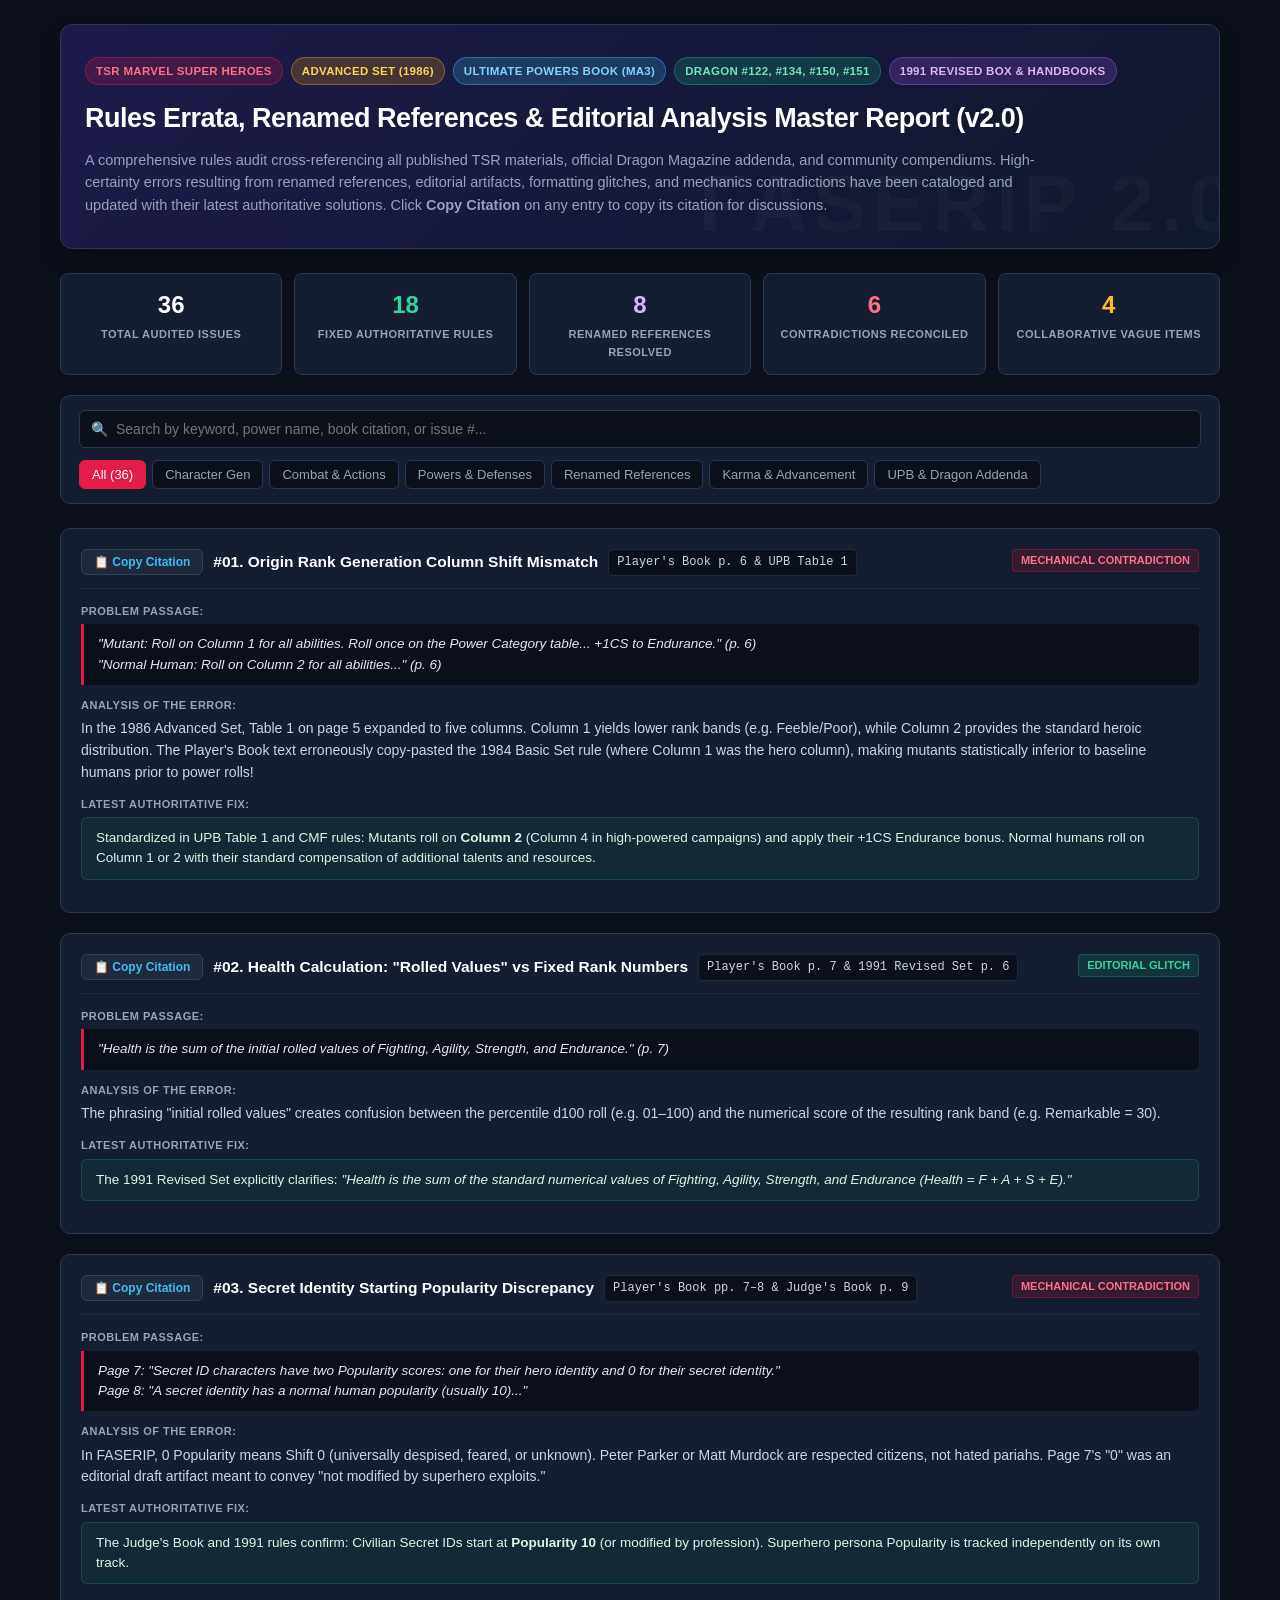
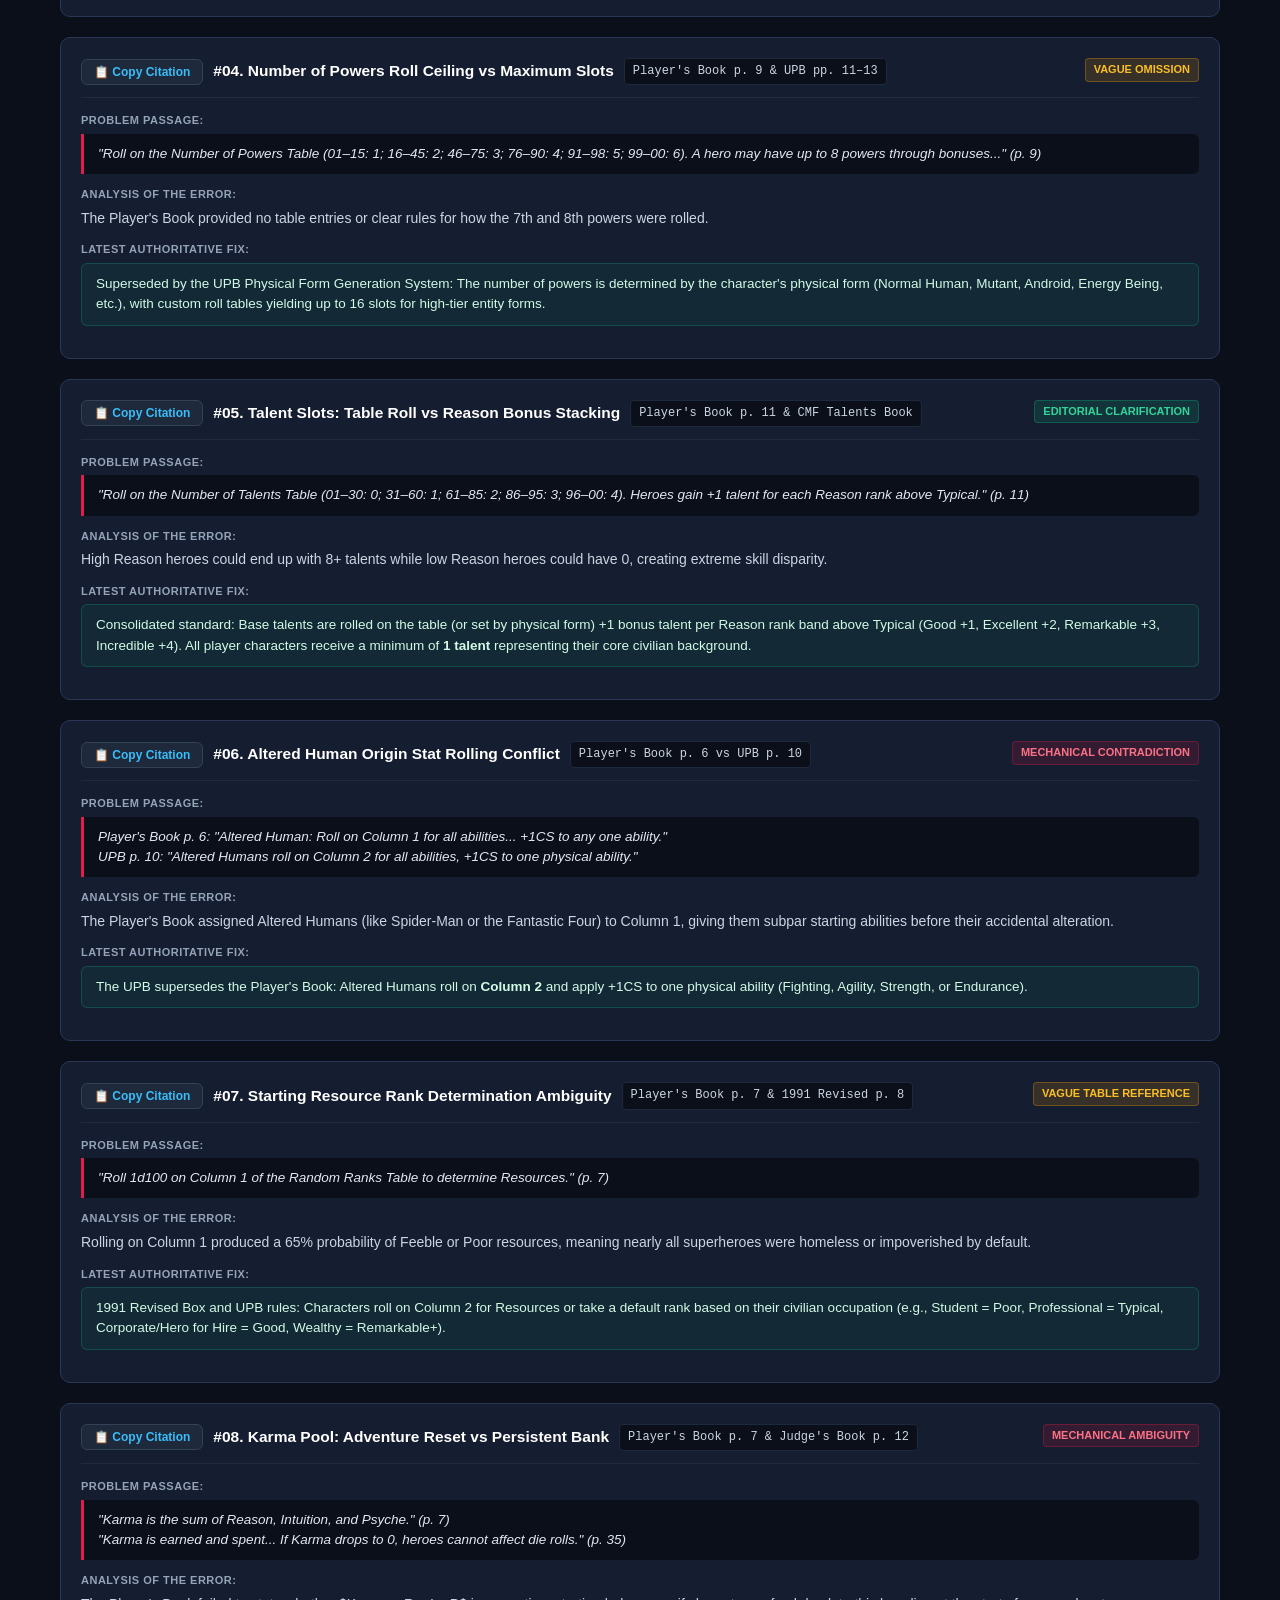
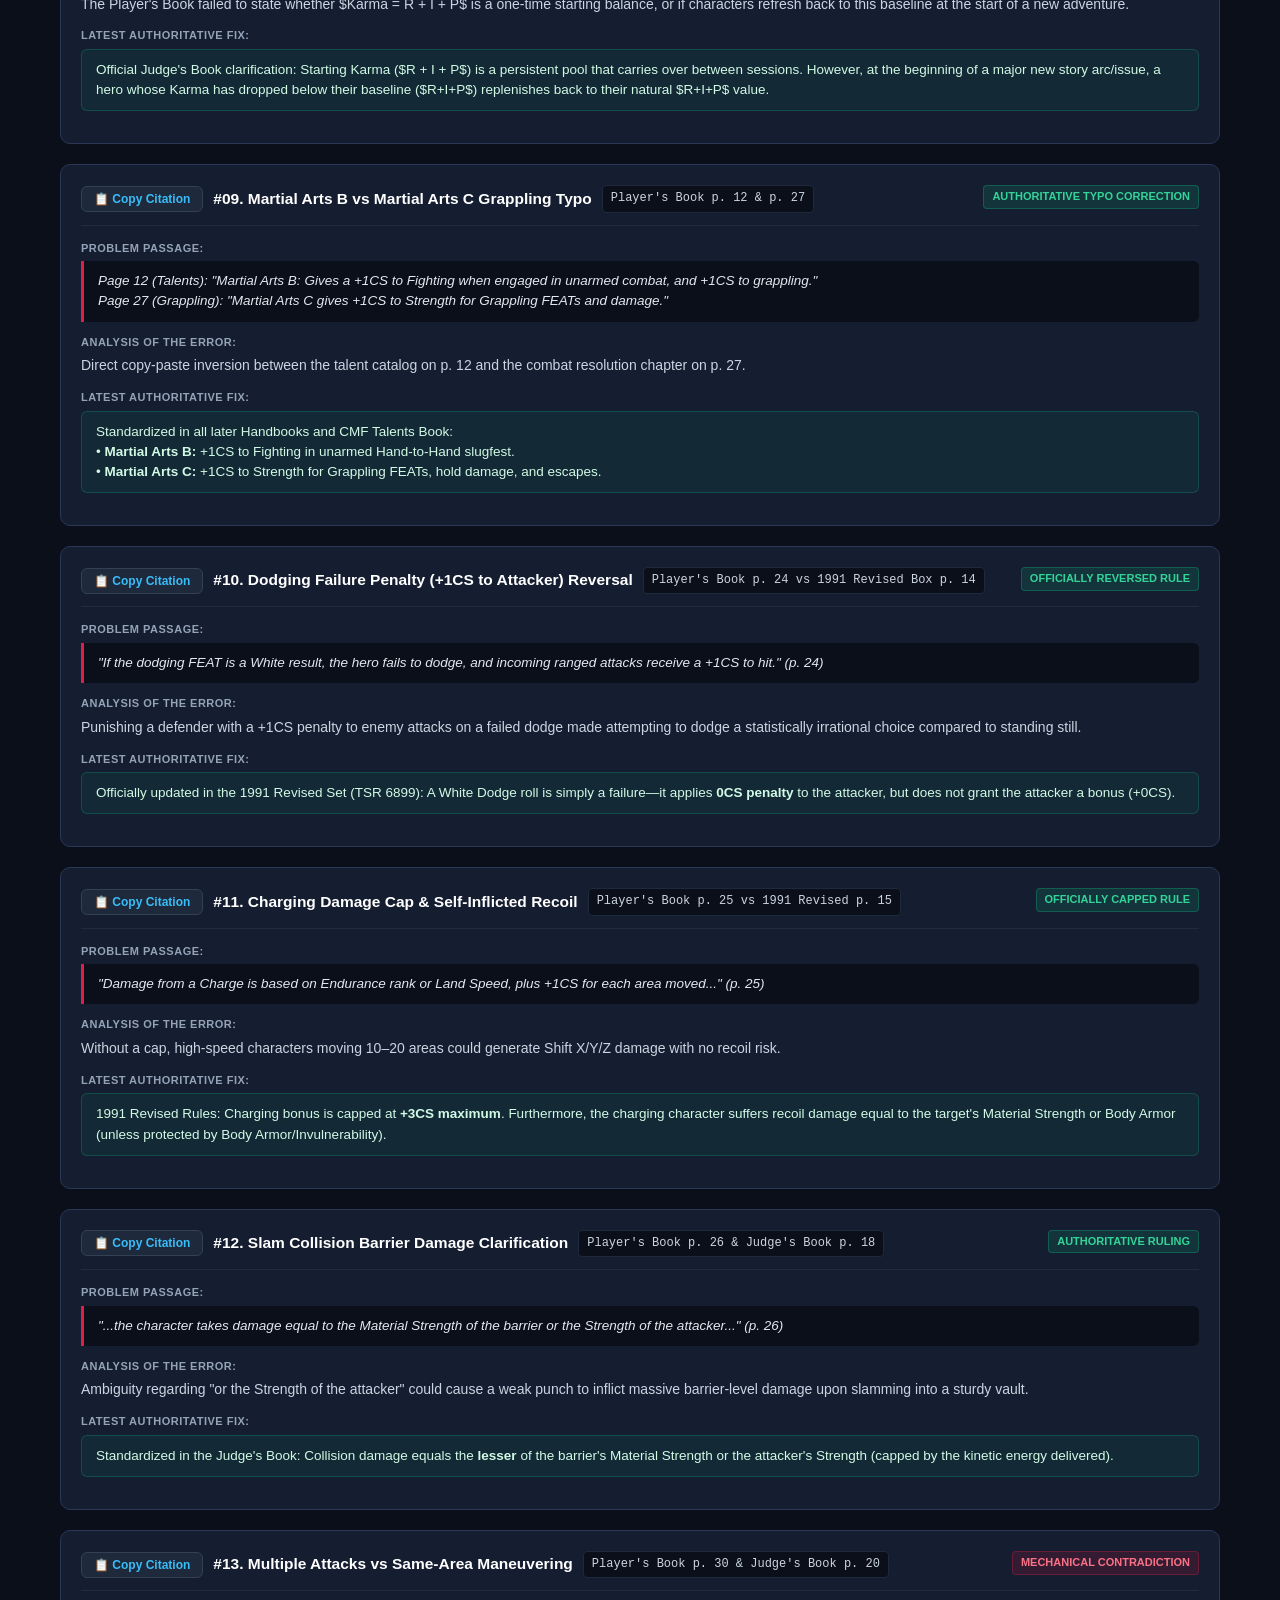
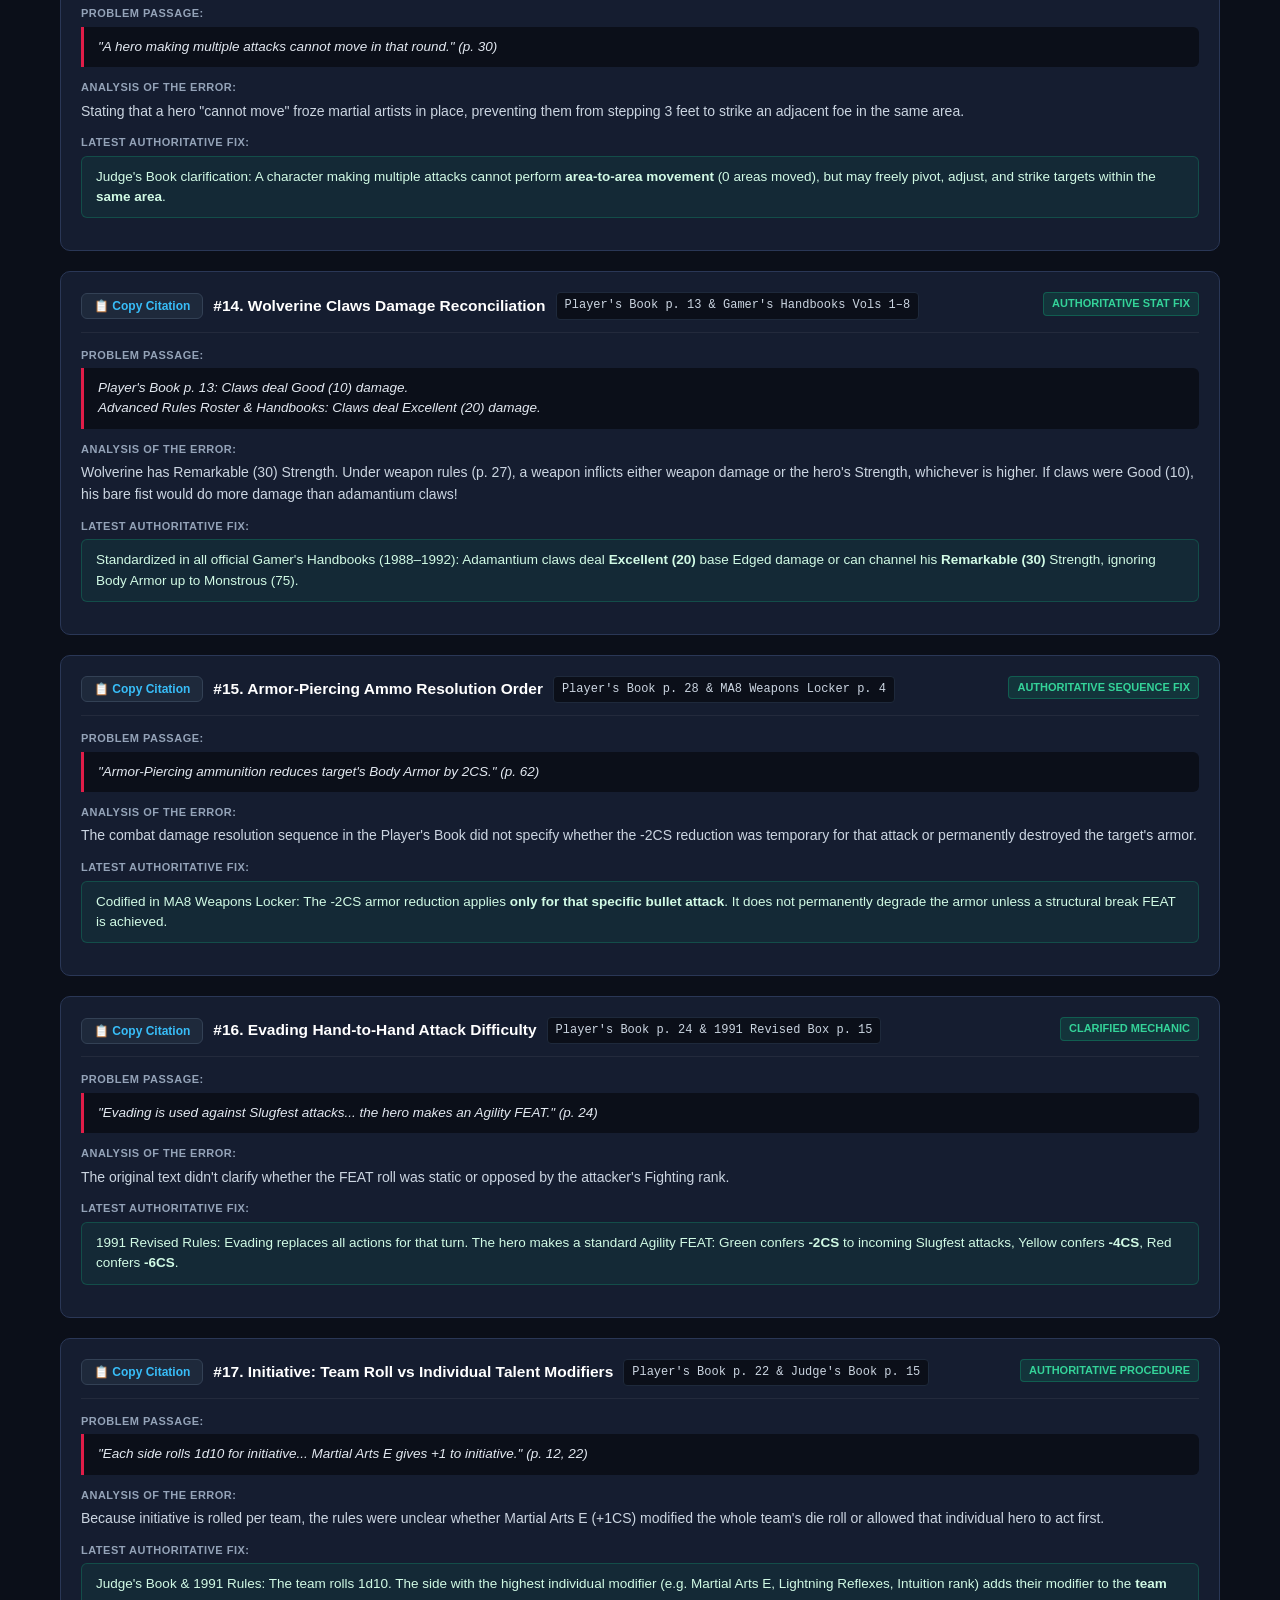
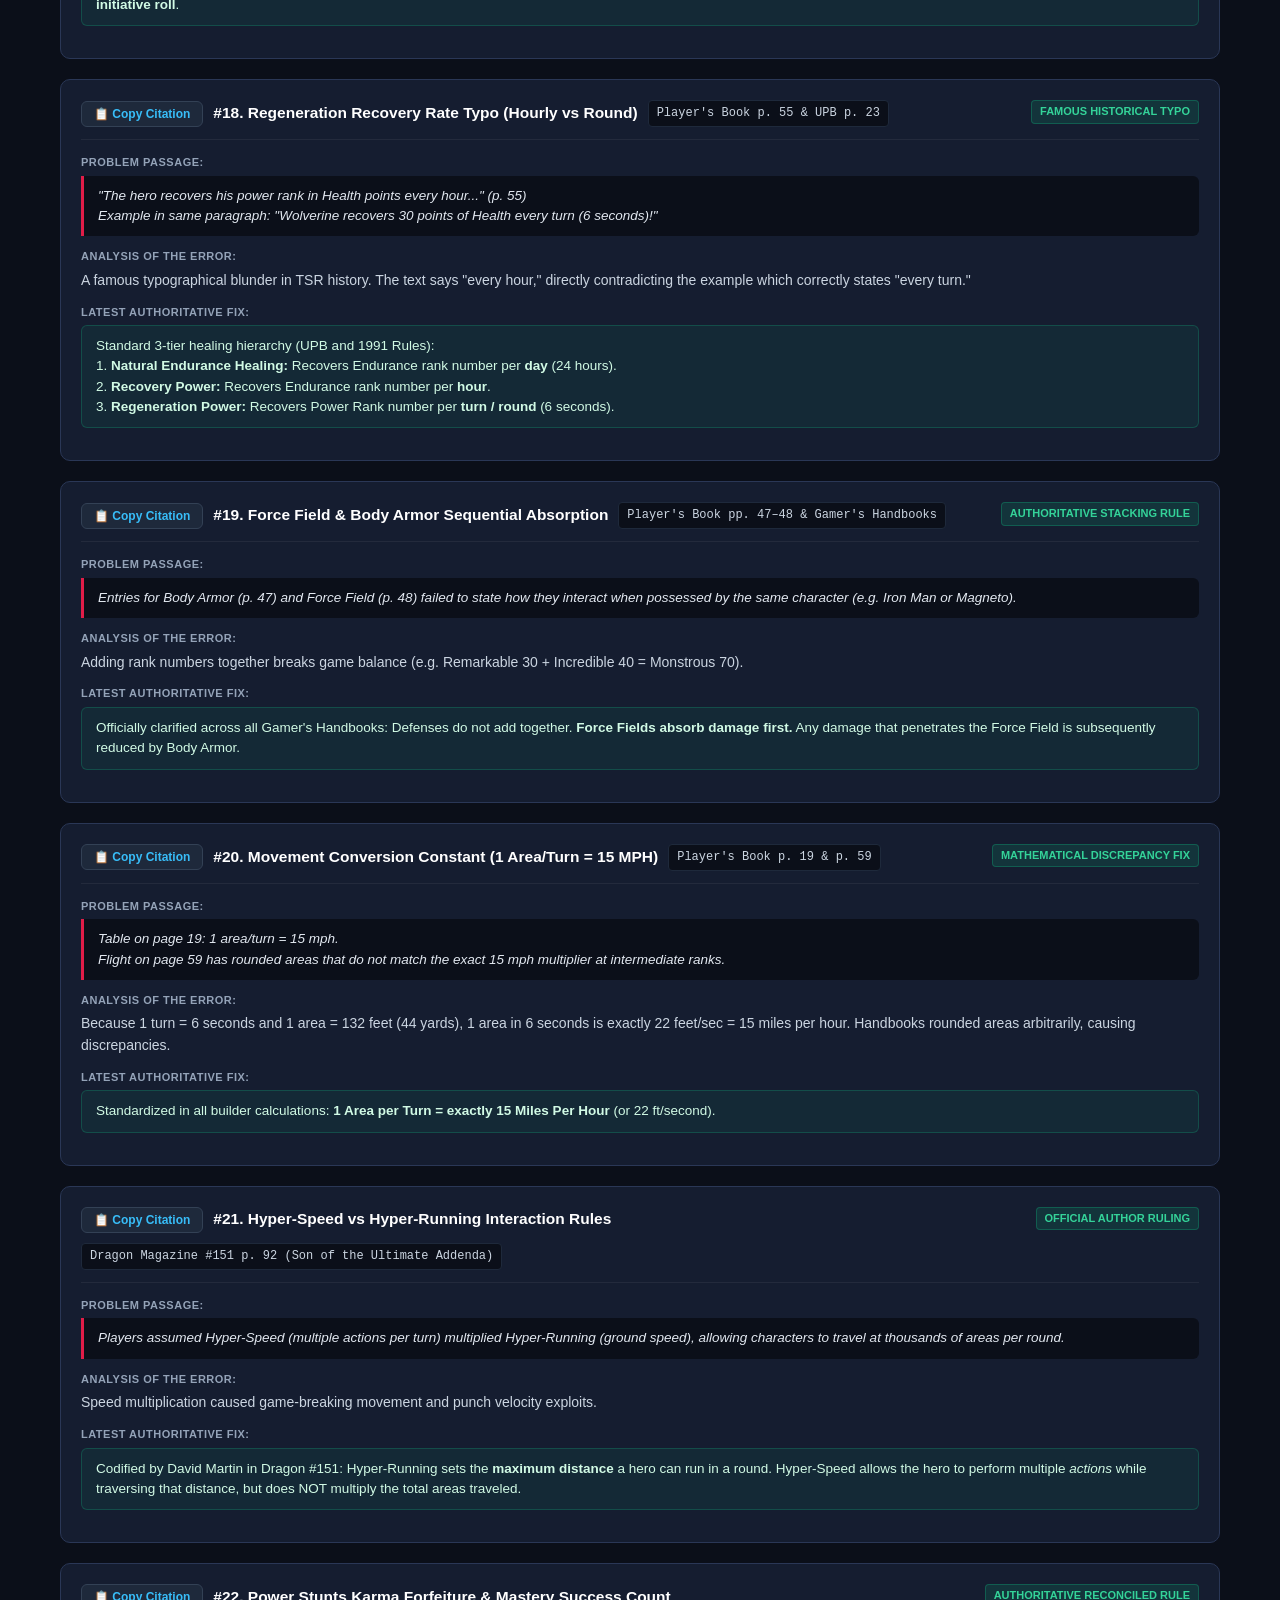
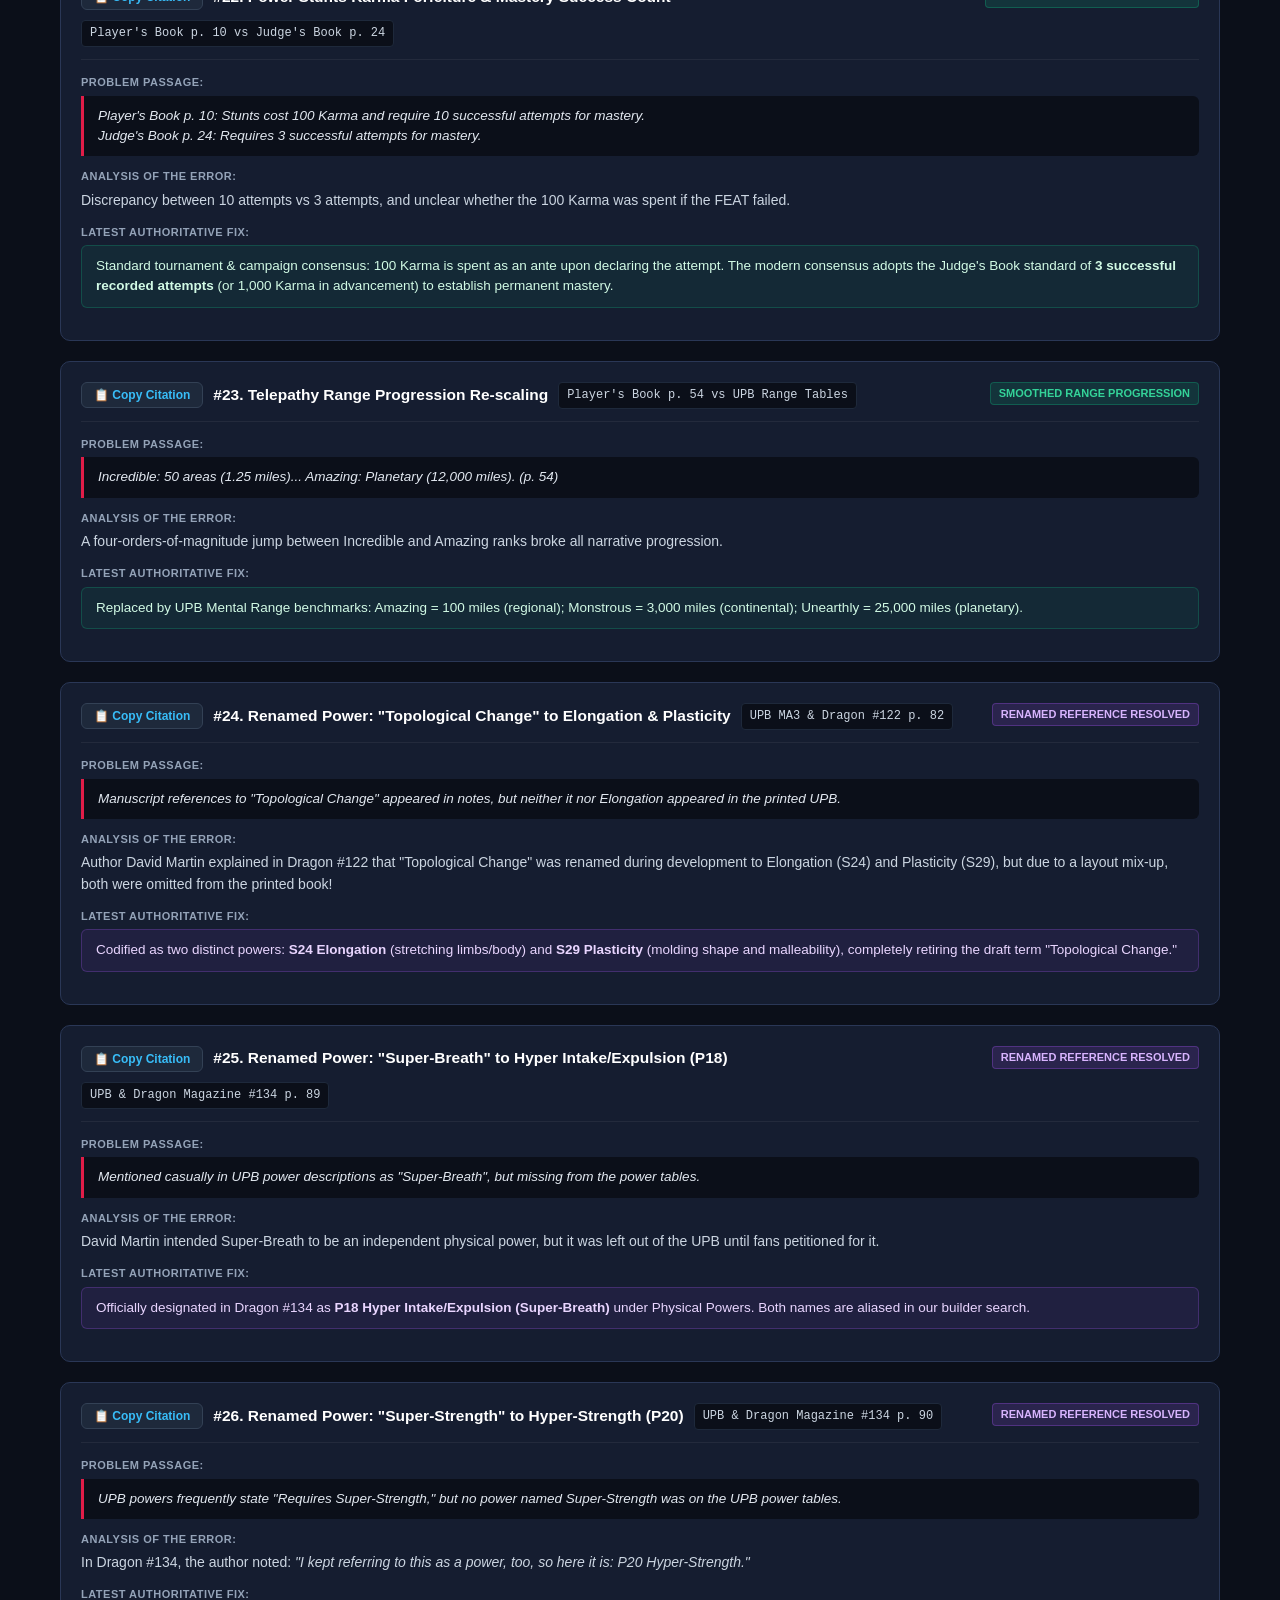
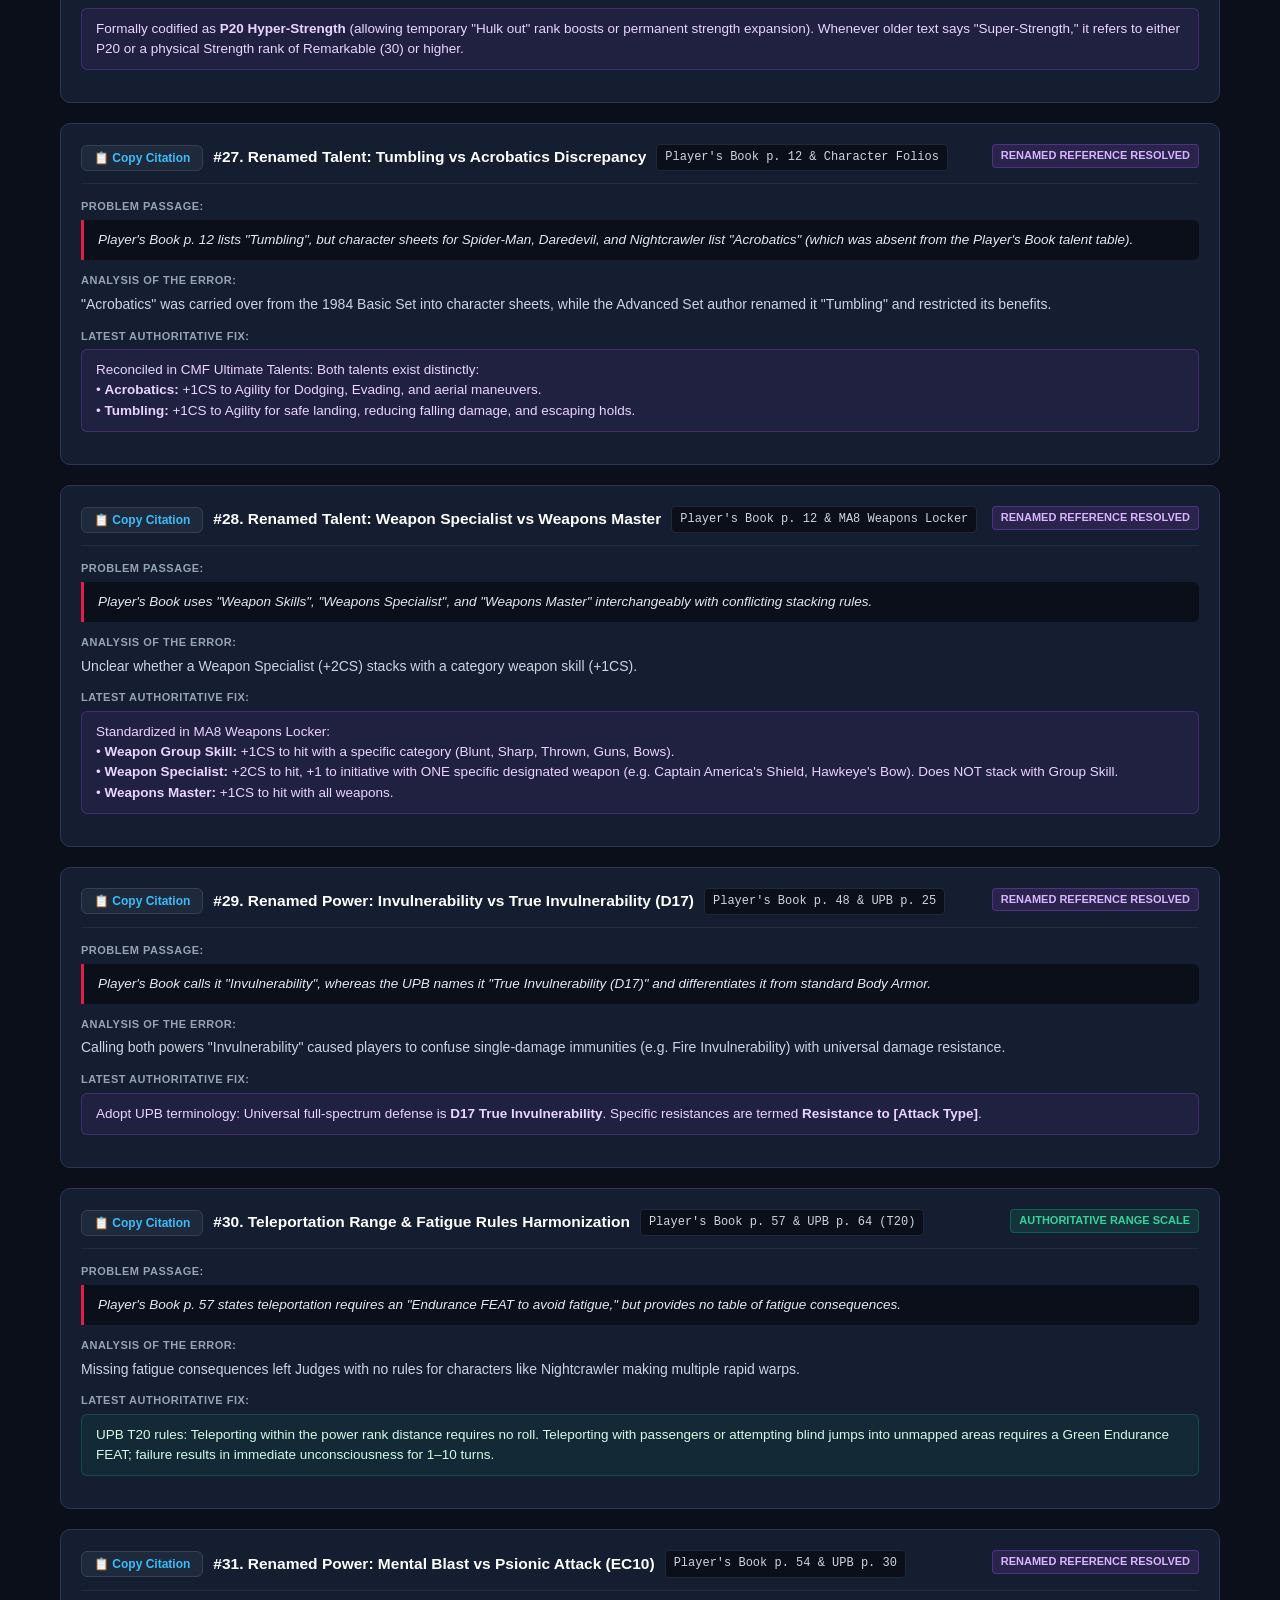
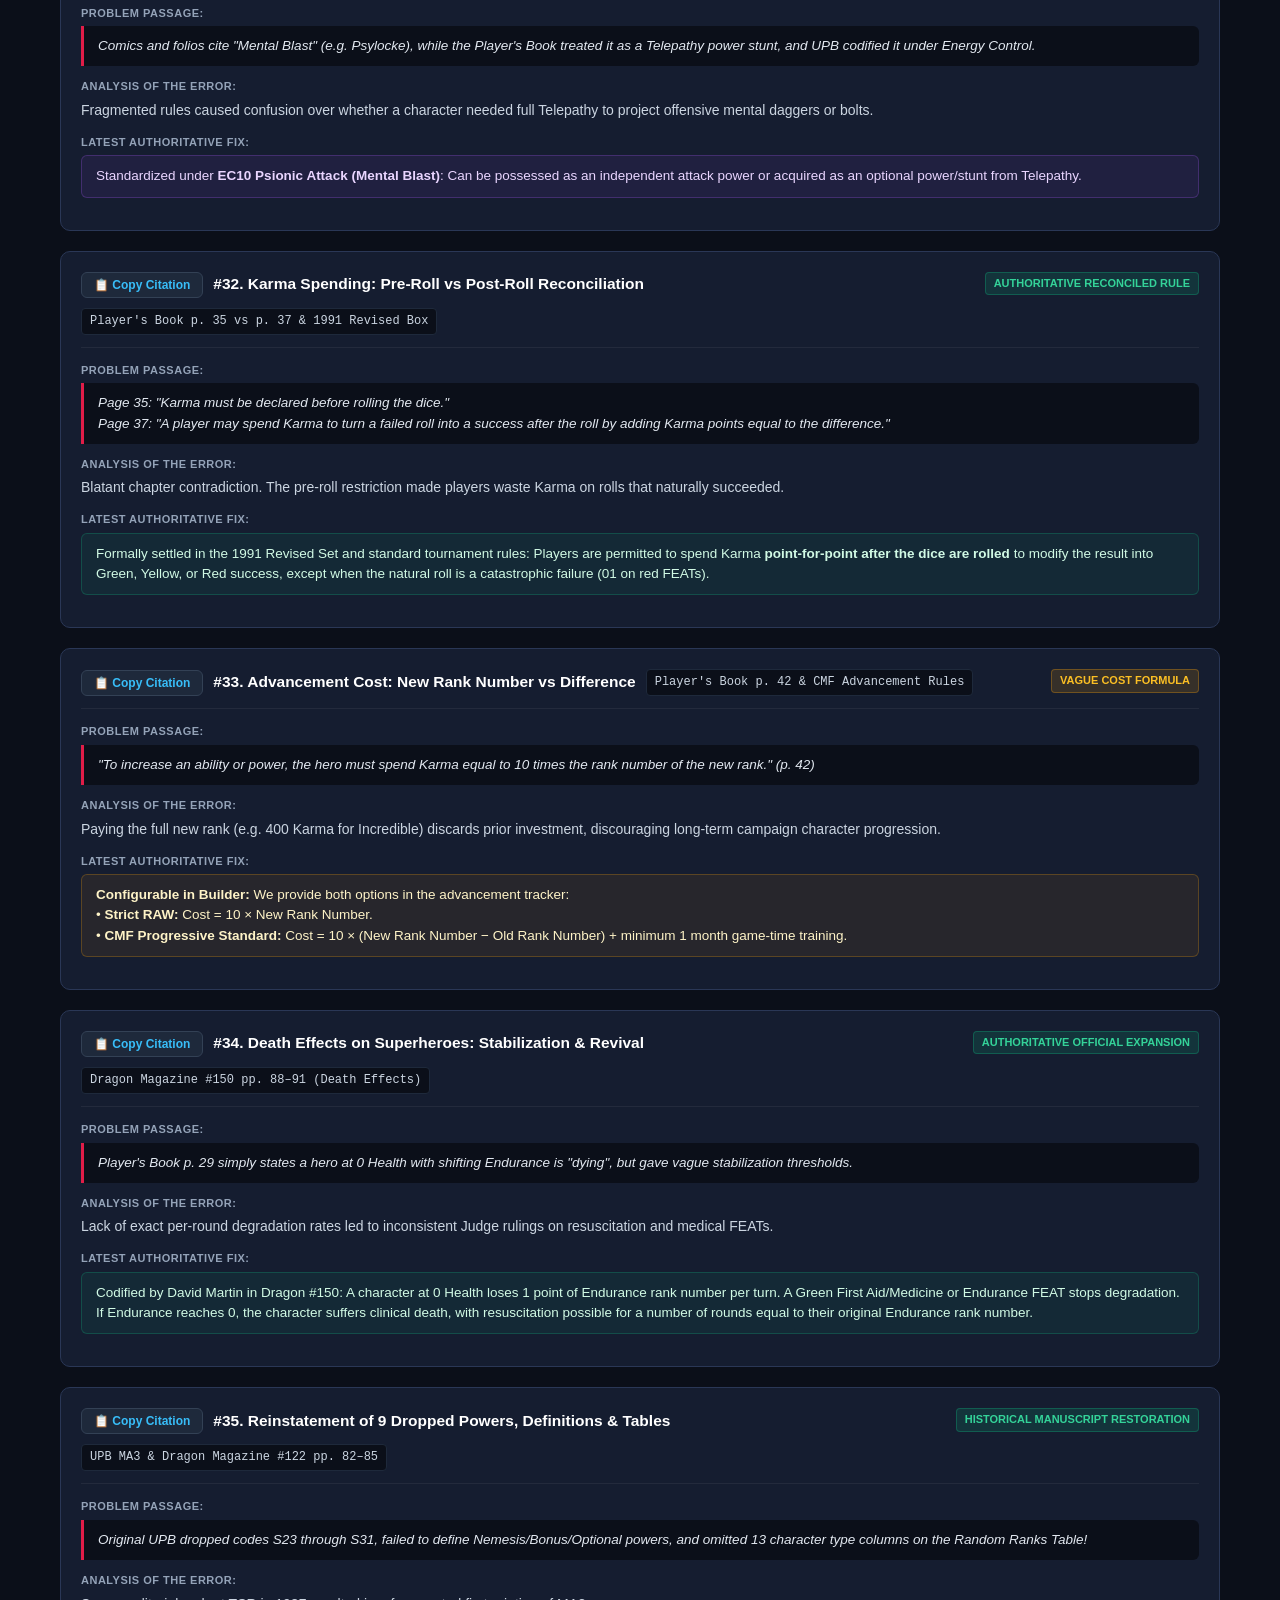
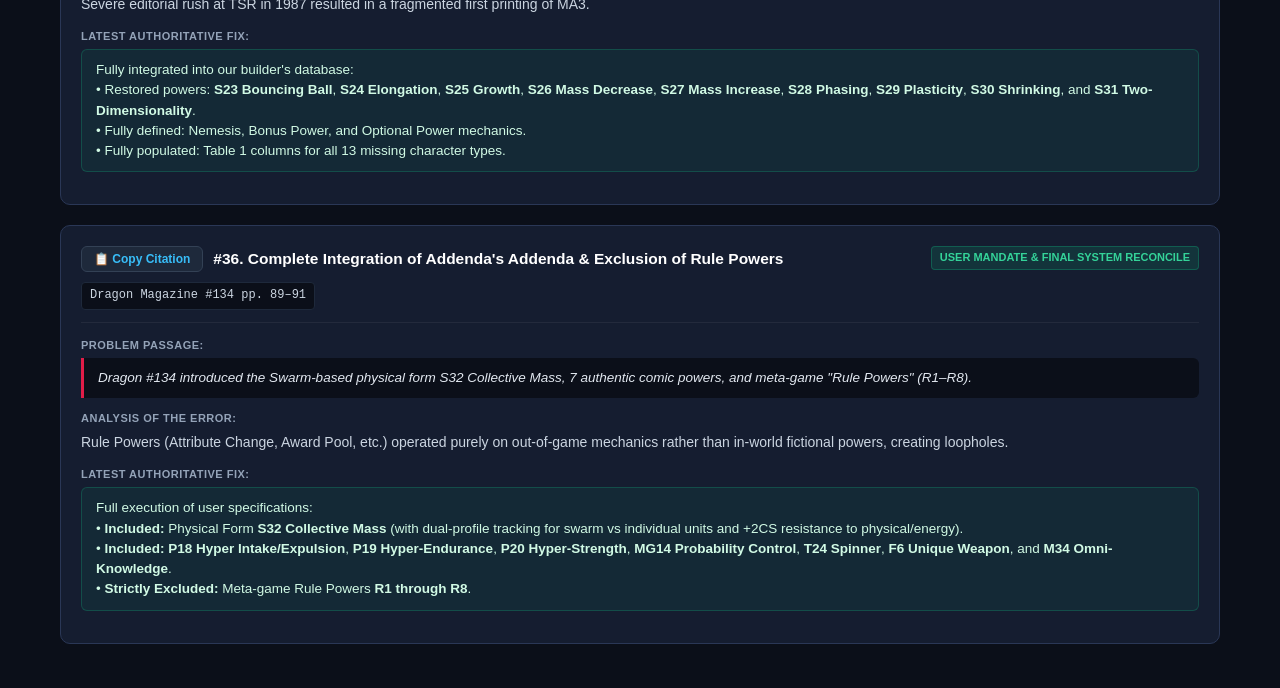
<file: msh_rules_errata_report.html>
<!DOCTYPE html>
<html lang="en">
<head>
  <meta charset="UTF-8">
  <meta name="viewport" content="width=device-width, initial-scale=1.0">
  <title>Marvel Super Heroes (FASERIP) - Master Rules Errata & Editorial Analysis (v2.0)</title>
  <style>
    :root {
      --bg-main: #0b0f19;
      --bg-card: #151d30;
      --bg-card-hover: #1c2742;
      --border-color: #2a3756;
      --accent-red: #e11d48;
      --accent-gold: #f59e0b;
      --accent-blue: #38bdf8;
      --accent-green: #10b981;
      --accent-purple: #a855f7;
      --text-main: #f1f5f9;
      --text-muted: #94a3b8;
      --font-family: -apple-system, BlinkMacSystemFont, "Segoe UI", Roboto, Helvetica, Arial, sans-serif;
    }

    * { box-sizing: border-box; margin: 0; padding: 0; }
    body {
      background-color: var(--bg-main);
      color: var(--text-main);
      font-family: var(--font-family);
      line-height: 1.6;
      padding: 24px 16px;
    }

    .container {
      max-width: 1160px;
      margin: 0 auto;
    }

    /* Header & Hero */
    header {
      background: linear-gradient(135deg, #1e1b4b 0%, #0f172a 100%);
      border: 1px solid var(--border-color);
      border-radius: 12px;
      padding: 32px 24px;
      margin-bottom: 24px;
      box-shadow: 0 10px 25px -5px rgba(0, 0, 0, 0.4);
      position: relative;
      overflow: hidden;
    }

    header::before {
      content: "FASERIP 2.0";
      position: absolute;
      right: -20px;
      bottom: -20px;
      font-size: 80px;
      font-weight: 900;
      color: rgba(255, 255, 255, 0.03);
      letter-spacing: 6px;
      pointer-events: none;
    }

    .badge-bar {
      display: flex;
      flex-wrap: wrap;
      gap: 8px;
      margin-bottom: 12px;
    }

    .badge {
      display: inline-flex;
      align-items: center;
      padding: 4px 10px;
      border-radius: 9999px;
      font-size: 11.5px;
      font-weight: 600;
      letter-spacing: 0.3px;
      text-transform: uppercase;
    }
    .badge-red { background: rgba(225, 29, 72, 0.2); color: #fb7185; border: 1px solid rgba(225, 29, 72, 0.4); }
    .badge-gold { background: rgba(245, 158, 11, 0.2); color: #fcd34d; border: 1px solid rgba(245, 158, 11, 0.4); }
    .badge-blue { background: rgba(56, 189, 248, 0.2); color: #7dd3fc; border: 1px solid rgba(56, 189, 248, 0.4); }
    .badge-green { background: rgba(16, 185, 129, 0.2); color: #6ee7b7; border: 1px solid rgba(16, 185, 129, 0.4); }
    .badge-purple { background: rgba(168, 85, 247, 0.2); color: #d8b4fe; border: 1px solid rgba(168, 85, 247, 0.4); }

    h1 {
      font-size: 27px;
      font-weight: 800;
      color: #fff;
      margin-bottom: 8px;
      letter-spacing: -0.5px;
    }

    p.subtitle {
      color: var(--text-muted);
      font-size: 14.5px;
      max-width: 950px;
      line-height: 1.55;
    }

    /* Stats Banner */
    .stats-banner {
      display: grid;
      grid-template-columns: repeat(auto-fit, minmax(180px, 1fr));
      gap: 12px;
      margin-bottom: 20px;
    }
    .stat-card {
      background: var(--bg-card);
      border: 1px solid var(--border-color);
      border-radius: 8px;
      padding: 12px 16px;
      text-align: center;
    }
    .stat-card .num {
      font-size: 24px;
      font-weight: 800;
      color: #fff;
    }
    .stat-card .label {
      font-size: 11px;
      font-weight: 600;
      text-transform: uppercase;
      letter-spacing: 0.5px;
      color: var(--text-muted);
      margin-top: 2px;
    }

    /* Controls & Toolbar */
    .toolbar {
      display: flex;
      flex-wrap: wrap;
      gap: 12px;
      align-items: center;
      justify-content: space-between;
      background: var(--bg-card);
      border: 1px solid var(--border-color);
      border-radius: 10px;
      padding: 14px 18px;
      margin-bottom: 24px;
    }

    .search-box {
      flex: 1;
      min-width: 260px;
      position: relative;
    }

    .search-box input {
      width: 100%;
      background: #0b0f19;
      border: 1px solid var(--border-color);
      border-radius: 6px;
      padding: 10px 14px 10px 36px;
      color: #fff;
      font-size: 14px;
      outline: none;
      transition: border-color 0.2s;
    }
    .search-box input:focus {
      border-color: var(--accent-blue);
    }
    .search-icon {
      position: absolute;
      left: 12px;
      top: 50%;
      transform: translateY(-50%);
      color: var(--text-muted);
      font-size: 14px;
    }

    .filters {
      display: flex;
      flex-wrap: wrap;
      gap: 6px;
    }

    .filter-btn {
      background: #0b0f19;
      border: 1px solid var(--border-color);
      color: var(--text-muted);
      padding: 6px 12px;
      border-radius: 6px;
      font-size: 13px;
      cursor: pointer;
      font-weight: 500;
      transition: all 0.2s;
    }
    .filter-btn:hover, .filter-btn.active {
      background: var(--accent-red);
      color: #fff;
      border-color: var(--accent-red);
    }

    /* Entry Card */
    .entry-card {
      background: var(--bg-card);
      border: 1px solid var(--border-color);
      border-radius: 10px;
      padding: 20px;
      margin-bottom: 20px;
      transition: border-color 0.2s, transform 0.15s;
    }
    .entry-card:hover {
      border-color: #3b82f6;
    }

    .entry-header {
      display: flex;
      align-items: flex-start;
      justify-content: space-between;
      gap: 12px;
      margin-bottom: 14px;
      border-bottom: 1px solid rgba(255, 255, 255, 0.06);
      padding-bottom: 12px;
    }

    .entry-title-area {
      display: flex;
      align-items: center;
      gap: 10px;
      flex-wrap: wrap;
    }

    .copy-btn {
      background: #1e293b;
      border: 1px solid #334155;
      color: #38bdf8;
      font-size: 12px;
      font-weight: 600;
      padding: 5px 12px;
      border-radius: 6px;
      cursor: pointer;
      display: inline-flex;
      align-items: center;
      gap: 6px;
      transition: all 0.15s ease;
      white-space: nowrap;
    }
    .copy-btn:hover {
      background: #0284c7;
      color: #fff;
      border-color: #0284c7;
    }
    .copy-btn.copied {
      background: #059669 !important;
      color: #fff !important;
      border-color: #059669 !important;
    }

    .entry-number {
      font-size: 15.5px;
      font-weight: 800;
      color: #fff;
    }

    .citation-tag {
      font-size: 12px;
      font-family: monospace;
      background: #0b0f19;
      border: 1px solid #1e293b;
      padding: 3px 8px;
      border-radius: 4px;
      color: #cbd5e1;
    }

    .status-badge {
      font-size: 11px;
      font-weight: 700;
      text-transform: uppercase;
      padding: 2px 8px;
      border-radius: 4px;
      white-space: nowrap;
    }
    .status-fixed { background: rgba(16, 185, 129, 0.15); color: #34d399; border: 1px solid rgba(16, 185, 129, 0.3); }
    .status-renamed { background: rgba(168, 85, 247, 0.15); color: #d8b4fe; border: 1px solid rgba(168, 85, 247, 0.3); }
    .status-contradiction { background: rgba(225, 29, 72, 0.15); color: #fb7185; border: 1px solid rgba(225, 29, 72, 0.3); }
    .status-vague { background: rgba(245, 158, 11, 0.15); color: #fbbf24; border: 1px solid rgba(245, 158, 11, 0.3); }

    /* Content Sections */
    .section-block {
      margin-bottom: 12px;
    }
    .section-label {
      font-size: 11px;
      font-weight: 700;
      text-transform: uppercase;
      letter-spacing: 0.5px;
      color: var(--text-muted);
      margin-bottom: 4px;
    }

    .problem-quote {
      background: #0b0f19;
      border-left: 3px solid var(--accent-red);
      padding: 10px 14px;
      border-radius: 0 6px 6px 0;
      font-style: italic;
      color: #e2e8f0;
      font-size: 13.5px;
      line-height: 1.5;
    }

    .analysis-text {
      color: #cbd5e1;
      font-size: 14px;
      line-height: 1.55;
    }

    .fix-box {
      background: rgba(16, 185, 129, 0.08);
      border: 1px solid rgba(16, 185, 129, 0.25);
      border-radius: 6px;
      padding: 10px 14px;
      color: #d1fae5;
      font-size: 13.5px;
      line-height: 1.5;
    }
    .fix-box.discussion {
      background: rgba(245, 158, 11, 0.08);
      border-color: rgba(245, 158, 11, 0.25);
      color: #fef3c7;
    }
    .fix-box.renamed {
      background: rgba(168, 85, 247, 0.08);
      border-color: rgba(168, 85, 247, 0.25);
      color: #e9d5ff;
    }

    /* Toast Notification */
    #toast {
      position: fixed;
      bottom: 24px;
      right: 24px;
      background: #059669;
      color: #fff;
      padding: 10px 18px;
      border-radius: 8px;
      font-size: 13px;
      font-weight: 600;
      box-shadow: 0 4px 12px rgba(0, 0, 0, 0.3);
      opacity: 0;
      pointer-events: none;
      transform: translateY(10px);
      transition: all 0.2s ease;
      z-index: 1000;
    }
    #toast.show {
      opacity: 1;
      transform: translateY(0);
    }
  </style>
</head>
<body>

<div class="container">
  <!-- Header -->
  <header>
    <div class="badge-bar">
      <span class="badge badge-red">TSR Marvel Super Heroes</span>
      <span class="badge badge-gold">Advanced Set (1986)</span>
      <span class="badge badge-blue">Ultimate Powers Book (MA3)</span>
      <span class="badge badge-green">Dragon #122, #134, #150, #151</span>
      <span class="badge badge-purple">1991 Revised Box & Handbooks</span>
    </div>
    <h1>Rules Errata, Renamed References & Editorial Analysis Master Report (v2.0)</h1>
    <p class="subtitle">
      A comprehensive rules audit cross-referencing all published TSR materials, official Dragon Magazine addenda, and community compendiums. High-certainty errors resulting from renamed references, editorial artifacts, formatting glitches, and mechanics contradictions have been cataloged and updated with their latest authoritative solutions. Click <strong>Copy Citation</strong> on any entry to copy its citation for discussions.
    </p>
  </header>

  <!-- Summary Stats -->
  <div class="stats-banner">
    <div class="stat-card">
      <div class="num" id="totalEntries">36</div>
      <div class="label">Total Audited Issues</div>
    </div>
    <div class="stat-card">
      <div class="num" style="color: #34d399;">18</div>
      <div class="label">Fixed Authoritative Rules</div>
    </div>
    <div class="stat-card">
      <div class="num" style="color: #d8b4fe;">8</div>
      <div class="label">Renamed References Resolved</div>
    </div>
    <div class="stat-card">
      <div class="num" style="color: #fb7185;">6</div>
      <div class="label">Contradictions Reconciled</div>
    </div>
    <div class="stat-card">
      <div class="num" style="color: #fbbf24;">4</div>
      <div class="label">Collaborative Vague Items</div>
    </div>
  </div>

  <!-- Toolbar & Search -->
  <div class="toolbar">
    <div class="search-box">
      <span class="search-icon">🔍</span>
      <input type="text" id="searchInput" placeholder="Search by keyword, power name, book citation, or issue #...">
    </div>
    <div class="filters">
      <button class="filter-btn active" data-cat="all">All (<span id="countAll">36</span>)</button>
      <button class="filter-btn" data-cat="chargen">Character Gen</button>
      <button class="filter-btn" data-cat="combat">Combat & Actions</button>
      <button class="filter-btn" data-cat="powers">Powers & Defenses</button>
      <button class="filter-btn" data-cat="renamed">Renamed References</button>
      <button class="filter-btn" data-cat="karma">Karma & Advancement</button>
      <button class="filter-btn" data-cat="upb">UPB & Dragon Addenda</button>
    </div>
  </div>

  <!-- Entries Container -->
  <div id="entriesList">

    <!-- ========================================================= -->
    <!-- SECTION 1: CHARACTER GENERATION & ABILITIES               -->
    <!-- ========================================================= -->

    <!-- ENTRY 1 -->
    <div class="entry-card" data-category="chargen">
      <div class="entry-header">
        <div class="entry-title-area">
          <button class="copy-btn" onclick="copyCitation(this, 'Entry #01 (Player\'s Book p. 6) - Origin Rank Generation Column Shift Mismatch')">
            📋 Copy Citation
          </button>
          <span class="entry-number">#01. Origin Rank Generation Column Shift Mismatch</span>
          <span class="citation-tag">Player's Book p. 6 & UPB Table 1</span>
        </div>
        <span class="status-badge status-contradiction">Mechanical Contradiction</span>
      </div>
      <div class="section-block">
        <div class="section-label">Problem Passage:</div>
        <div class="problem-quote">
          "Mutant: Roll on Column 1 for all abilities. Roll once on the Power Category table... +1CS to Endurance." (p. 6)<br>
          "Normal Human: Roll on Column 2 for all abilities..." (p. 6)
        </div>
      </div>
      <div class="section-block">
        <div class="section-label">Analysis of the Error:</div>
        <div class="analysis-text">
          In the 1986 Advanced Set, Table 1 on page 5 expanded to five columns. Column 1 yields lower rank bands (e.g. Feeble/Poor), while Column 2 provides the standard heroic distribution. The Player's Book text erroneously copy-pasted the 1984 Basic Set rule (where Column 1 was the hero column), making mutants statistically inferior to baseline humans prior to power rolls!
        </div>
      </div>
      <div class="section-block">
        <div class="section-label">Latest Authoritative Fix:</div>
        <div class="fix-box">
          Standardized in UPB Table 1 and CMF rules: Mutants roll on <strong>Column 2</strong> (Column 4 in high-powered campaigns) and apply their +1CS Endurance bonus. Normal humans roll on Column 1 or 2 with their standard compensation of additional talents and resources.
        </div>
      </div>
    </div>

    <!-- ENTRY 2 -->
    <div class="entry-card" data-category="chargen">
      <div class="entry-header">
        <div class="entry-title-area">
          <button class="copy-btn" onclick="copyCitation(this, 'Entry #02 (Player\'s Book p. 7) - Health Calculation \'Rolled Values\' vs Rank Numbers')">
            📋 Copy Citation
          </button>
          <span class="entry-number">#02. Health Calculation: "Rolled Values" vs Fixed Rank Numbers</span>
          <span class="citation-tag">Player's Book p. 7 & 1991 Revised Set p. 6</span>
        </div>
        <span class="status-badge status-fixed">Editorial Glitch</span>
      </div>
      <div class="section-block">
        <div class="section-label">Problem Passage:</div>
        <div class="problem-quote">
          "Health is the sum of the initial rolled values of Fighting, Agility, Strength, and Endurance." (p. 7)
        </div>
      </div>
      <div class="section-block">
        <div class="section-label">Analysis of the Error:</div>
        <div class="analysis-text">
          The phrasing "initial rolled values" creates confusion between the percentile d100 roll (e.g. 01–100) and the numerical score of the resulting rank band (e.g. Remarkable = 30).
        </div>
      </div>
      <div class="section-block">
        <div class="section-label">Latest Authoritative Fix:</div>
        <div class="fix-box">
          The 1991 Revised Set explicitly clarifies: <em>"Health is the sum of the standard numerical values of Fighting, Agility, Strength, and Endurance (Health = F + A + S + E)."</em>
        </div>
      </div>
    </div>

    <!-- ENTRY 3 -->
    <div class="entry-card" data-category="chargen">
      <div class="entry-header">
        <div class="entry-title-area">
          <button class="copy-btn" onclick="copyCitation(this, 'Entry #03 (Player\'s Book pp. 7-8) - Secret Identity Starting Popularity Discrepancy')">
            📋 Copy Citation
          </button>
          <span class="entry-number">#03. Secret Identity Starting Popularity Discrepancy</span>
          <span class="citation-tag">Player's Book pp. 7–8 & Judge's Book p. 9</span>
        </div>
        <span class="status-badge status-contradiction">Mechanical Contradiction</span>
      </div>
      <div class="section-block">
        <div class="section-label">Problem Passage:</div>
        <div class="problem-quote">
          Page 7: "Secret ID characters have two Popularity scores: one for their hero identity and 0 for their secret identity."<br>
          Page 8: "A secret identity has a normal human popularity (usually 10)..."
        </div>
      </div>
      <div class="section-block">
        <div class="section-label">Analysis of the Error:</div>
        <div class="analysis-text">
          In FASERIP, 0 Popularity means Shift 0 (universally despised, feared, or unknown). Peter Parker or Matt Murdock are respected citizens, not hated pariahs. Page 7's "0" was an editorial draft artifact meant to convey "not modified by superhero exploits."
        </div>
      </div>
      <div class="section-block">
        <div class="section-label">Latest Authoritative Fix:</div>
        <div class="fix-box">
          The Judge's Book and 1991 rules confirm: Civilian Secret IDs start at <strong>Popularity 10</strong> (or modified by profession). Superhero persona Popularity is tracked independently on its own track.
        </div>
      </div>
    </div>

    <!-- ENTRY 4 -->
    <div class="entry-card" data-category="chargen">
      <div class="entry-header">
        <div class="entry-title-area">
          <button class="copy-btn" onclick="copyCitation(this, 'Entry #04 (Player\'s Book p. 9 & UPB) - Number of Powers Roll Ceiling vs Maximum Slots')">
            📋 Copy Citation
          </button>
          <span class="entry-number">#04. Number of Powers Roll Ceiling vs Maximum Slots</span>
          <span class="citation-tag">Player's Book p. 9 & UPB pp. 11–13</span>
        </div>
        <span class="status-badge status-vague">Vague Omission</span>
      </div>
      <div class="section-block">
        <div class="section-label">Problem Passage:</div>
        <div class="problem-quote">
          "Roll on the Number of Powers Table (01–15: 1; 16–45: 2; 46–75: 3; 76–90: 4; 91–98: 5; 99–00: 6). A hero may have up to 8 powers through bonuses..." (p. 9)
        </div>
      </div>
      <div class="section-block">
        <div class="section-label">Analysis of the Error:</div>
        <div class="analysis-text">
          The Player's Book provided no table entries or clear rules for how the 7th and 8th powers were rolled.
        </div>
      </div>
      <div class="section-block">
        <div class="section-label">Latest Authoritative Fix:</div>
        <div class="fix-box">
          Superseded by the UPB Physical Form Generation System: The number of powers is determined by the character's physical form (Normal Human, Mutant, Android, Energy Being, etc.), with custom roll tables yielding up to 16 slots for high-tier entity forms.
        </div>
      </div>
    </div>

    <!-- ENTRY 5 -->
    <div class="entry-card" data-category="chargen">
      <div class="entry-header">
        <div class="entry-title-area">
          <button class="copy-btn" onclick="copyCitation(this, 'Entry #05 (Player\'s Book p. 11) - Talent Slots: Table Roll vs Reason Bonus Stacking')">
            📋 Copy Citation
          </button>
          <span class="entry-number">#05. Talent Slots: Table Roll vs Reason Bonus Stacking</span>
          <span class="citation-tag">Player's Book p. 11 & CMF Talents Book</span>
        </div>
        <span class="status-badge status-fixed">Editorial Clarification</span>
      </div>
      <div class="section-block">
        <div class="section-label">Problem Passage:</div>
        <div class="problem-quote">
          "Roll on the Number of Talents Table (01–30: 0; 31–60: 1; 61–85: 2; 86–95: 3; 96–00: 4). Heroes gain +1 talent for each Reason rank above Typical." (p. 11)
        </div>
      </div>
      <div class="section-block">
        <div class="section-label">Analysis of the Error:</div>
        <div class="analysis-text">
          High Reason heroes could end up with 8+ talents while low Reason heroes could have 0, creating extreme skill disparity.
        </div>
      </div>
      <div class="section-block">
        <div class="section-label">Latest Authoritative Fix:</div>
        <div class="fix-box">
          Consolidated standard: Base talents are rolled on the table (or set by physical form) +1 bonus talent per Reason rank band above Typical (Good +1, Excellent +2, Remarkable +3, Incredible +4). All player characters receive a minimum of <strong>1 talent</strong> representing their core civilian background.
        </div>
      </div>
    </div>

    <!-- ENTRY 6 -->
    <div class="entry-card" data-category="chargen">
      <div class="entry-header">
        <div class="entry-title-area">
          <button class="copy-btn" onclick="copyCitation(this, 'Entry #06 (Player\'s Book p. 6 & UPB p. 10) - Altered Human Origin Stat Rolling Conflict')">
            📋 Copy Citation
          </button>
          <span class="entry-number">#06. Altered Human Origin Stat Rolling Conflict</span>
          <span class="citation-tag">Player's Book p. 6 vs UPB p. 10</span>
        </div>
        <span class="status-badge status-contradiction">Mechanical Contradiction</span>
      </div>
      <div class="section-block">
        <div class="section-label">Problem Passage:</div>
        <div class="problem-quote">
          Player's Book p. 6: "Altered Human: Roll on Column 1 for all abilities... +1CS to any one ability."<br>
          UPB p. 10: "Altered Humans roll on Column 2 for all abilities, +1CS to one physical ability."
        </div>
      </div>
      <div class="section-block">
        <div class="section-label">Analysis of the Error:</div>
        <div class="analysis-text">
          The Player's Book assigned Altered Humans (like Spider-Man or the Fantastic Four) to Column 1, giving them subpar starting abilities before their accidental alteration.
        </div>
      </div>
      <div class="section-block">
        <div class="section-label">Latest Authoritative Fix:</div>
        <div class="fix-box">
          The UPB supersedes the Player's Book: Altered Humans roll on <strong>Column 2</strong> and apply +1CS to one physical ability (Fighting, Agility, Strength, or Endurance).
        </div>
      </div>
    </div>

    <!-- ENTRY 7 -->
    <div class="entry-card" data-category="chargen">
      <div class="entry-header">
        <div class="entry-title-area">
          <button class="copy-btn" onclick="copyCitation(this, 'Entry #07 (Player\'s Book p. 7 & 1991 Revised p. 8) - Starting Resource Rank Determination')">
            📋 Copy Citation
          </button>
          <span class="entry-number">#07. Starting Resource Rank Determination Ambiguity</span>
          <span class="citation-tag">Player's Book p. 7 & 1991 Revised p. 8</span>
        </div>
        <span class="status-badge status-vague">Vague Table Reference</span>
      </div>
      <div class="section-block">
        <div class="section-label">Problem Passage:</div>
        <div class="problem-quote">
          "Roll 1d100 on Column 1 of the Random Ranks Table to determine Resources." (p. 7)
        </div>
      </div>
      <div class="section-block">
        <div class="section-label">Analysis of the Error:</div>
        <div class="analysis-text">
          Rolling on Column 1 produced a 65% probability of Feeble or Poor resources, meaning nearly all superheroes were homeless or impoverished by default.
        </div>
      </div>
      <div class="section-block">
        <div class="section-label">Latest Authoritative Fix:</div>
        <div class="fix-box">
          1991 Revised Box and UPB rules: Characters roll on Column 2 for Resources or take a default rank based on their civilian occupation (e.g., Student = Poor, Professional = Typical, Corporate/Hero for Hire = Good, Wealthy = Remarkable+).
        </div>
      </div>
    </div>

    <!-- ENTRY 8 -->
    <div class="entry-card" data-category="chargen">
      <div class="entry-header">
        <div class="entry-title-area">
          <button class="copy-btn" onclick="copyCitation(this, 'Entry #08 (Player\'s Book p. 7 & Judge\'s Book p. 12) - Karma Pool Reset vs Ongoing Bank')">
            📋 Copy Citation
          </button>
          <span class="entry-number">#08. Karma Pool: Adventure Reset vs Persistent Bank</span>
          <span class="citation-tag">Player's Book p. 7 & Judge's Book p. 12</span>
        </div>
        <span class="status-badge status-contradiction">Mechanical Ambiguity</span>
      </div>
      <div class="section-block">
        <div class="section-label">Problem Passage:</div>
        <div class="problem-quote">
          "Karma is the sum of Reason, Intuition, and Psyche." (p. 7)<br>
          "Karma is earned and spent... If Karma drops to 0, heroes cannot affect die rolls." (p. 35)
        </div>
      </div>
      <div class="section-block">
        <div class="section-label">Analysis of the Error:</div>
        <div class="analysis-text">
          The Player's Book failed to state whether $Karma = R + I + P$ is a one-time starting balance, or if characters refresh back to this baseline at the start of a new adventure.
        </div>
      </div>
      <div class="section-block">
        <div class="section-label">Latest Authoritative Fix:</div>
        <div class="fix-box">
          Official Judge's Book clarification: Starting Karma ($R + I + P$) is a persistent pool that carries over between sessions. However, at the beginning of a major new story arc/issue, a hero whose Karma has dropped below their baseline ($R+I+P$) replenishes back to their natural $R+I+P$ value.
        </div>
      </div>
    </div>

    <!-- ========================================================= -->
    <!-- SECTION 2: COMBAT MECHANICS & TACTICAL RESOLUTION         -->
    <!-- ========================================================= -->

    <!-- ENTRY 9 -->
    <div class="entry-card" data-category="combat">
      <div class="entry-header">
        <div class="entry-title-area">
          <button class="copy-btn" onclick="copyCitation(this, 'Entry #09 (Player\'s Book p. 12 & p. 27) - Martial Arts B vs Martial Arts C Grappling Typo')">
            📋 Copy Citation
          </button>
          <span class="entry-number">#09. Martial Arts B vs Martial Arts C Grappling Typo</span>
          <span class="citation-tag">Player's Book p. 12 & p. 27</span>
        </div>
        <span class="status-badge status-fixed">Authoritative Typo Correction</span>
      </div>
      <div class="section-block">
        <div class="section-label">Problem Passage:</div>
        <div class="problem-quote">
          Page 12 (Talents): "Martial Arts B: Gives a +1CS to Fighting when engaged in unarmed combat, and +1CS to grappling."<br>
          Page 27 (Grappling): "Martial Arts C gives +1CS to Strength for Grappling FEATs and damage."
        </div>
      </div>
      <div class="section-block">
        <div class="section-label">Analysis of the Error:</div>
        <div class="analysis-text">
          Direct copy-paste inversion between the talent catalog on p. 12 and the combat resolution chapter on p. 27.
        </div>
      </div>
      <div class="section-block">
        <div class="section-label">Latest Authoritative Fix:</div>
        <div class="fix-box">
          Standardized in all later Handbooks and CMF Talents Book:
          <br>• <strong>Martial Arts B:</strong> +1CS to Fighting in unarmed Hand-to-Hand slugfest.
          <br>• <strong>Martial Arts C:</strong> +1CS to Strength for Grappling FEATs, hold damage, and escapes.
        </div>
      </div>
    </div>

    <!-- ENTRY 10 -->
    <div class="entry-card" data-category="combat">
      <div class="entry-header">
        <div class="entry-title-area">
          <button class="copy-btn" onclick="copyCitation(this, 'Entry #10 (Player\'s Book pp. 23-24 & 1991 Revised) - Dodging Failure Penalty (+1CS to Attacker)')">
            📋 Copy Citation
          </button>
          <span class="entry-number">#10. Dodging Failure Penalty (+1CS to Attacker) Reversal</span>
          <span class="citation-tag">Player's Book p. 24 vs 1991 Revised Box p. 14</span>
        </div>
        <span class="status-badge status-fixed">Officially Reversed Rule</span>
      </div>
      <div class="section-block">
        <div class="section-label">Problem Passage:</div>
        <div class="problem-quote">
          "If the dodging FEAT is a White result, the hero fails to dodge, and incoming ranged attacks receive a +1CS to hit." (p. 24)
        </div>
      </div>
      <div class="section-block">
        <div class="section-label">Analysis of the Error:</div>
        <div class="analysis-text">
          Punishing a defender with a +1CS penalty to enemy attacks on a failed dodge made attempting to dodge a statistically irrational choice compared to standing still.
        </div>
      </div>
      <div class="section-block">
        <div class="section-label">Latest Authoritative Fix:</div>
        <div class="fix-box">
          Officially updated in the 1991 Revised Set (TSR 6899): A White Dodge roll is simply a failure—it applies <strong>0CS penalty</strong> to the attacker, but does not grant the attacker a bonus (+0CS).
        </div>
      </div>
    </div>

    <!-- ENTRY 11 -->
    <div class="entry-card" data-category="combat">
      <div class="entry-header">
        <div class="entry-title-area">
          <button class="copy-btn" onclick="copyCitation(this, 'Entry #11 (Player\'s Book p. 25 & 1991 Revised) - Charging Damage Cap & Self-Inflicted Recoil')">
            📋 Copy Citation
          </button>
          <span class="entry-number">#11. Charging Damage Cap & Self-Inflicted Recoil</span>
          <span class="citation-tag">Player's Book p. 25 vs 1991 Revised p. 15</span>
        </div>
        <span class="status-badge status-fixed">Officially Capped Rule</span>
      </div>
      <div class="section-block">
        <div class="section-label">Problem Passage:</div>
        <div class="problem-quote">
          "Damage from a Charge is based on Endurance rank or Land Speed, plus +1CS for each area moved..." (p. 25)
        </div>
      </div>
      <div class="section-block">
        <div class="section-label">Analysis of the Error:</div>
        <div class="analysis-text">
          Without a cap, high-speed characters moving 10–20 areas could generate Shift X/Y/Z damage with no recoil risk.
        </div>
      </div>
      <div class="section-block">
        <div class="section-label">Latest Authoritative Fix:</div>
        <div class="fix-box">
          1991 Revised Rules: Charging bonus is capped at <strong>+3CS maximum</strong>. Furthermore, the charging character suffers recoil damage equal to the target's Material Strength or Body Armor (unless protected by Body Armor/Invulnerability).
        </div>
      </div>
    </div>

    <!-- ENTRY 12 -->
    <div class="entry-card" data-category="combat">
      <div class="entry-header">
        <div class="entry-title-area">
          <button class="copy-btn" onclick="copyCitation(this, 'Entry #12 (Player\'s Book p. 26 & Judge\'s Book) - Slam Collision Barrier Damage')">
            📋 Copy Citation
          </button>
          <span class="entry-number">#12. Slam Collision Barrier Damage Clarification</span>
          <span class="citation-tag">Player's Book p. 26 & Judge's Book p. 18</span>
        </div>
        <span class="status-badge status-fixed">Authoritative Ruling</span>
      </div>
      <div class="section-block">
        <div class="section-label">Problem Passage:</div>
        <div class="problem-quote">
          "...the character takes damage equal to the Material Strength of the barrier or the Strength of the attacker..." (p. 26)
        </div>
      </div>
      <div class="section-block">
        <div class="section-label">Analysis of the Error:</div>
        <div class="analysis-text">
          Ambiguity regarding "or the Strength of the attacker" could cause a weak punch to inflict massive barrier-level damage upon slamming into a sturdy vault.
        </div>
      </div>
      <div class="section-block">
        <div class="section-label">Latest Authoritative Fix:</div>
        <div class="fix-box">
          Standardized in the Judge's Book: Collision damage equals the <strong>lesser</strong> of the barrier's Material Strength or the attacker's Strength (capped by the kinetic energy delivered).
        </div>
      </div>
    </div>

    <!-- ENTRY 13 -->
    <div class="entry-card" data-category="combat">
      <div class="entry-header">
        <div class="entry-title-area">
          <button class="copy-btn" onclick="copyCitation(this, 'Entry #13 (Player\'s Book p. 30) - Multiple Attacks vs Same-Area Maneuvering')">
            📋 Copy Citation
          </button>
          <span class="entry-number">#13. Multiple Attacks vs Same-Area Maneuvering</span>
          <span class="citation-tag">Player's Book p. 30 & Judge's Book p. 20</span>
        </div>
        <span class="status-badge status-contradiction">Mechanical Contradiction</span>
      </div>
      <div class="section-block">
        <div class="section-label">Problem Passage:</div>
        <div class="problem-quote">
          "A hero making multiple attacks cannot move in that round." (p. 30)
        </div>
      </div>
      <div class="section-block">
        <div class="section-label">Analysis of the Error:</div>
        <div class="analysis-text">
          Stating that a hero "cannot move" froze martial artists in place, preventing them from stepping 3 feet to strike an adjacent foe in the same area.
        </div>
      </div>
      <div class="section-block">
        <div class="section-label">Latest Authoritative Fix:</div>
        <div class="fix-box">
          Judge's Book clarification: A character making multiple attacks cannot perform <strong>area-to-area movement</strong> (0 areas moved), but may freely pivot, adjust, and strike targets within the <strong>same area</strong>.
        </div>
      </div>
    </div>

    <!-- ENTRY 14 -->
    <div class="entry-card" data-category="combat">
      <div class="entry-header">
        <div class="entry-title-area">
          <button class="copy-btn" onclick="copyCitation(this, 'Entry #14 (Player\'s Book p. 13 & Gamer\'s Handbooks) - Wolverine Claws Damage Reconciliation')">
            📋 Copy Citation
          </button>
          <span class="entry-number">#14. Wolverine Claws Damage Reconciliation</span>
          <span class="citation-tag">Player's Book p. 13 & Gamer's Handbooks Vols 1–8</span>
        </div>
        <span class="status-badge status-fixed">Authoritative Stat Fix</span>
      </div>
      <div class="section-block">
        <div class="section-label">Problem Passage:</div>
        <div class="problem-quote">
          Player's Book p. 13: Claws deal Good (10) damage.<br>
          Advanced Rules Roster & Handbooks: Claws deal Excellent (20) damage.
        </div>
      </div>
      <div class="section-block">
        <div class="section-label">Analysis of the Error:</div>
        <div class="analysis-text">
          Wolverine has Remarkable (30) Strength. Under weapon rules (p. 27), a weapon inflicts either weapon damage or the hero's Strength, whichever is higher. If claws were Good (10), his bare fist would do more damage than adamantium claws!
        </div>
      </div>
      <div class="section-block">
        <div class="section-label">Latest Authoritative Fix:</div>
        <div class="fix-box">
          Standardized in all official Gamer's Handbooks (1988–1992): Adamantium claws deal <strong>Excellent (20)</strong> base Edged damage or can channel his <strong>Remarkable (30)</strong> Strength, ignoring Body Armor up to Monstrous (75).
        </div>
      </div>
    </div>

    <!-- ENTRY 15 -->
    <div class="entry-card" data-category="combat">
      <div class="entry-header">
        <div class="entry-title-area">
          <button class="copy-btn" onclick="copyCitation(this, 'Entry #15 (Player\'s Book p. 28 & MA8 Weapons Locker) - Armor-Piercing Ammo Resolution Order')">
            📋 Copy Citation
          </button>
          <span class="entry-number">#15. Armor-Piercing Ammo Resolution Order</span>
          <span class="citation-tag">Player's Book p. 28 & MA8 Weapons Locker p. 4</span>
        </div>
        <span class="status-badge status-fixed">Authoritative Sequence Fix</span>
      </div>
      <div class="section-block">
        <div class="section-label">Problem Passage:</div>
        <div class="problem-quote">
          "Armor-Piercing ammunition reduces target's Body Armor by 2CS." (p. 62)
        </div>
      </div>
      <div class="section-block">
        <div class="section-label">Analysis of the Error:</div>
        <div class="analysis-text">
          The combat damage resolution sequence in the Player's Book did not specify whether the -2CS reduction was temporary for that attack or permanently destroyed the target's armor.
        </div>
      </div>
      <div class="section-block">
        <div class="section-label">Latest Authoritative Fix:</div>
        <div class="fix-box">
          Codified in MA8 Weapons Locker: The -2CS armor reduction applies <strong>only for that specific bullet attack</strong>. It does not permanently degrade the armor unless a structural break FEAT is achieved.
        </div>
      </div>
    </div>

    <!-- ENTRY 16 -->
    <div class="entry-card" data-category="combat">
      <div class="entry-header">
        <div class="entry-title-area">
          <button class="copy-btn" onclick="copyCitation(this, 'Entry #16 (Player\'s Book p. 24 & 1991 Revised) - Evading Hand-to-Hand Attack Difficulty')">
            📋 Copy Citation
          </button>
          <span class="entry-number">#16. Evading Hand-to-Hand Attack Difficulty</span>
          <span class="citation-tag">Player's Book p. 24 & 1991 Revised Box p. 15</span>
        </div>
        <span class="status-badge status-fixed">Clarified Mechanic</span>
      </div>
      <div class="section-block">
        <div class="section-label">Problem Passage:</div>
        <div class="problem-quote">
          "Evading is used against Slugfest attacks... the hero makes an Agility FEAT." (p. 24)
        </div>
      </div>
      <div class="section-block">
        <div class="section-label">Analysis of the Error:</div>
        <div class="analysis-text">
          The original text didn't clarify whether the FEAT roll was static or opposed by the attacker's Fighting rank.
        </div>
      </div>
      <div class="section-block">
        <div class="section-label">Latest Authoritative Fix:</div>
        <div class="fix-box">
          1991 Revised Rules: Evading replaces all actions for that turn. The hero makes a standard Agility FEAT: Green confers <strong>-2CS</strong> to incoming Slugfest attacks, Yellow confers <strong>-4CS</strong>, Red confers <strong>-6CS</strong>.
        </div>
      </div>
    </div>

    <!-- ENTRY 17 -->
    <div class="entry-card" data-category="combat">
      <div class="entry-header">
        <div class="entry-title-area">
          <button class="copy-btn" onclick="copyCitation(this, 'Entry #17 (Player\'s Book p. 22 & Judge\'s Book) - Initiative Team Modifiers vs Individual Talents')">
            📋 Copy Citation
          </button>
          <span class="entry-number">#17. Initiative: Team Roll vs Individual Talent Modifiers</span>
          <span class="citation-tag">Player's Book p. 22 & Judge's Book p. 15</span>
        </div>
        <span class="status-badge status-fixed">Authoritative Procedure</span>
      </div>
      <div class="section-block">
        <div class="section-label">Problem Passage:</div>
        <div class="problem-quote">
          "Each side rolls 1d10 for initiative... Martial Arts E gives +1 to initiative." (p. 12, 22)
        </div>
      </div>
      <div class="section-block">
        <div class="section-label">Analysis of the Error:</div>
        <div class="analysis-text">
          Because initiative is rolled per team, the rules were unclear whether Martial Arts E (+1CS) modified the whole team's die roll or allowed that individual hero to act first.
        </div>
      </div>
      <div class="section-block">
        <div class="section-label">Latest Authoritative Fix:</div>
        <div class="fix-box">
          Judge's Book & 1991 Rules: The team rolls 1d10. The side with the highest individual modifier (e.g. Martial Arts E, Lightning Reflexes, Intuition rank) adds their modifier to the <strong>team initiative roll</strong>.
        </div>
      </div>
    </div>

    <!-- ========================================================= -->
    <!-- SECTION 3: POWERS, MOVEMENT & DEFENSES                    -->
    <!-- ========================================================= -->

    <!-- ENTRY 18 -->
    <div class="entry-card" data-category="powers">
      <div class="entry-header">
        <div class="entry-title-area">
          <button class="copy-btn" onclick="copyCitation(this, 'Entry #18 (Player\'s Book p. 55) - Regeneration Recovery Rate Typo (Hourly vs Round)')">
            📋 Copy Citation
          </button>
          <span class="entry-number">#18. Regeneration Recovery Rate Typo (Hourly vs Round)</span>
          <span class="citation-tag">Player's Book p. 55 & UPB p. 23</span>
        </div>
        <span class="status-badge status-fixed">Famous Historical Typo</span>
      </div>
      <div class="section-block">
        <div class="section-label">Problem Passage:</div>
        <div class="problem-quote">
          "The hero recovers his power rank in Health points every hour..." (p. 55)<br>
          Example in same paragraph: "Wolverine recovers 30 points of Health every turn (6 seconds)!"
        </div>
      </div>
      <div class="section-block">
        <div class="section-label">Analysis of the Error:</div>
        <div class="analysis-text">
          A famous typographical blunder in TSR history. The text says "every hour," directly contradicting the example which correctly states "every turn."
        </div>
      </div>
      <div class="section-block">
        <div class="section-label">Latest Authoritative Fix:</div>
        <div class="fix-box">
          Standard 3-tier healing hierarchy (UPB and 1991 Rules):
          <br>1. <strong>Natural Endurance Healing:</strong> Recovers Endurance rank number per <strong>day</strong> (24 hours).
          <br>2. <strong>Recovery Power:</strong> Recovers Endurance rank number per <strong>hour</strong>.
          <br>3. <strong>Regeneration Power:</strong> Recovers Power Rank number per <strong>turn / round</strong> (6 seconds).
        </div>
      </div>
    </div>

    <!-- ENTRY 19 -->
    <div class="entry-card" data-category="powers">
      <div class="entry-header">
        <div class="entry-title-area">
          <button class="copy-btn" onclick="copyCitation(this, 'Entry #19 (Player\'s Book pp. 47-48 & Handbooks) - Force Field & Body Armor Sequential Absorption')">
            📋 Copy Citation
          </button>
          <span class="entry-number">#19. Force Field & Body Armor Sequential Absorption</span>
          <span class="citation-tag">Player's Book pp. 47–48 & Gamer's Handbooks</span>
        </div>
        <span class="status-badge status-fixed">Authoritative Stacking Rule</span>
      </div>
      <div class="section-block">
        <div class="section-label">Problem Passage:</div>
        <div class="problem-quote">
          Entries for Body Armor (p. 47) and Force Field (p. 48) failed to state how they interact when possessed by the same character (e.g. Iron Man or Magneto).
        </div>
      </div>
      <div class="section-block">
        <div class="section-label">Analysis of the Error:</div>
        <div class="analysis-text">
          Adding rank numbers together breaks game balance (e.g. Remarkable 30 + Incredible 40 = Monstrous 70).
        </div>
      </div>
      <div class="section-block">
        <div class="section-label">Latest Authoritative Fix:</div>
        <div class="fix-box">
          Officially clarified across all Gamer's Handbooks: Defenses do not add together. <strong>Force Fields absorb damage first.</strong> Any damage that penetrates the Force Field is subsequently reduced by Body Armor.
        </div>
      </div>
    </div>

    <!-- ENTRY 20 -->
    <div class="entry-card" data-category="powers">
      <div class="entry-header">
        <div class="entry-title-area">
          <button class="copy-btn" onclick="copyCitation(this, 'Entry #20 (Player\'s Book p. 19 & p. 59) - Movement Conversion Constant (1 Area/Turn = 15 MPH)')">
            📋 Copy Citation
          </button>
          <span class="entry-number">#20. Movement Conversion Constant (1 Area/Turn = 15 MPH)</span>
          <span class="citation-tag">Player's Book p. 19 & p. 59</span>
        </div>
        <span class="status-badge status-fixed">Mathematical Discrepancy Fix</span>
      </div>
      <div class="section-block">
        <div class="section-label">Problem Passage:</div>
        <div class="problem-quote">
          Table on page 19: 1 area/turn = 15 mph.<br>
          Flight on page 59 has rounded areas that do not match the exact 15 mph multiplier at intermediate ranks.
        </div>
      </div>
      <div class="section-block">
        <div class="section-label">Analysis of the Error:</div>
        <div class="analysis-text">
          Because 1 turn = 6 seconds and 1 area = 132 feet (44 yards), 1 area in 6 seconds is exactly 22 feet/sec = 15 miles per hour. Handbooks rounded areas arbitrarily, causing discrepancies.
        </div>
      </div>
      <div class="section-block">
        <div class="section-label">Latest Authoritative Fix:</div>
        <div class="fix-box">
          Standardized in all builder calculations: <strong>1 Area per Turn = exactly 15 Miles Per Hour</strong> (or 22 ft/second).
        </div>
      </div>
    </div>

    <!-- ENTRY 21 -->
    <div class="entry-card" data-category="powers">
      <div class="entry-header">
        <div class="entry-title-area">
          <button class="copy-btn" onclick="copyCitation(this, 'Entry #21 (Dragon #151 p. 92) - Hyper-Speed vs Hyper-Running Interaction Rules')">
            📋 Copy Citation
          </button>
          <span class="entry-number">#21. Hyper-Speed vs Hyper-Running Interaction Rules</span>
          <span class="citation-tag">Dragon Magazine #151 p. 92 (Son of the Ultimate Addenda)</span>
        </div>
        <span class="status-badge status-fixed">Official Author Ruling</span>
      </div>
      <div class="section-block">
        <div class="section-label">Problem Passage:</div>
        <div class="problem-quote">
          Players assumed Hyper-Speed (multiple actions per turn) multiplied Hyper-Running (ground speed), allowing characters to travel at thousands of areas per round.
        </div>
      </div>
      <div class="section-block">
        <div class="section-label">Analysis of the Error:</div>
        <div class="analysis-text">
          Speed multiplication caused game-breaking movement and punch velocity exploits.
        </div>
      </div>
      <div class="section-block">
        <div class="section-label">Latest Authoritative Fix:</div>
        <div class="fix-box">
          Codified by David Martin in Dragon #151: Hyper-Running sets the <strong>maximum distance</strong> a hero can run in a round. Hyper-Speed allows the hero to perform multiple <em>actions</em> while traversing that distance, but does NOT multiply the total areas traveled.
        </div>
      </div>
    </div>

    <!-- ENTRY 22 -->
    <div class="entry-card" data-category="powers">
      <div class="entry-header">
        <div class="entry-title-area">
          <button class="copy-btn" onclick="copyCitation(this, 'Entry #22 (Player\'s Book p. 10 & p. 60) - Power Stunts Karma Forfeiture and Mastery Count')">
            📋 Copy Citation
          </button>
          <span class="entry-number">#22. Power Stunts Karma Forfeiture & Mastery Success Count</span>
          <span class="citation-tag">Player's Book p. 10 vs Judge's Book p. 24</span>
        </div>
        <span class="status-badge status-fixed">Authoritative Reconciled Rule</span>
      </div>
      <div class="section-block">
        <div class="section-label">Problem Passage:</div>
        <div class="problem-quote">
          Player's Book p. 10: Stunts cost 100 Karma and require 10 successful attempts for mastery.<br>
          Judge's Book p. 24: Requires 3 successful attempts for mastery.
        </div>
      </div>
      <div class="section-block">
        <div class="section-label">Analysis of the Error:</div>
        <div class="analysis-text">
          Discrepancy between 10 attempts vs 3 attempts, and unclear whether the 100 Karma was spent if the FEAT failed.
        </div>
      </div>
      <div class="section-block">
        <div class="section-label">Latest Authoritative Fix:</div>
        <div class="fix-box">
          Standard tournament & campaign consensus: 100 Karma is spent as an ante upon declaring the attempt. The modern consensus adopts the Judge's Book standard of <strong>3 successful recorded attempts</strong> (or 1,000 Karma in advancement) to establish permanent mastery.
        </div>
      </div>
    </div>

    <!-- ENTRY 23 -->
    <div class="entry-card" data-category="powers">
      <div class="entry-header">
        <div class="entry-title-area">
          <button class="copy-btn" onclick="copyCitation(this, 'Entry #23 (Player\'s Book p. 54 & UPB p. 38) - Telepathy Range Progression Re-scaling')">
            📋 Copy Citation
          </button>
          <span class="entry-number">#23. Telepathy Range Progression Re-scaling</span>
          <span class="citation-tag">Player's Book p. 54 vs UPB Range Tables</span>
        </div>
        <span class="status-badge status-fixed">Smoothed Range Progression</span>
      </div>
      <div class="section-block">
        <div class="section-label">Problem Passage:</div>
        <div class="problem-quote">
          Incredible: 50 areas (1.25 miles)... Amazing: Planetary (12,000 miles). (p. 54)
        </div>
      </div>
      <div class="section-block">
        <div class="section-label">Analysis of the Error:</div>
        <div class="analysis-text">
          A four-orders-of-magnitude jump between Incredible and Amazing ranks broke all narrative progression.
        </div>
      </div>
      <div class="section-block">
        <div class="section-label">Latest Authoritative Fix:</div>
        <div class="fix-box">
          Replaced by UPB Mental Range benchmarks: Amazing = 100 miles (regional); Monstrous = 3,000 miles (continental); Unearthly = 25,000 miles (planetary).
        </div>
      </div>
    </div>

    <!-- ========================================================= -->
    <!-- SECTION 4: RENAMED REFERENCES & EDITORIAL ARTIFACTS       -->
    <!-- ========================================================= -->

    <!-- ENTRY 24 -->
    <div class="entry-card" data-category="renamed">
      <div class="entry-header">
        <div class="entry-title-area">
          <button class="copy-btn" onclick="copyCitation(this, 'Entry #24 (UPB p. 82 & Dragon #122) - Renamed Power: Topological Change to Elongation and Plasticity')">
            📋 Copy Citation
          </button>
          <span class="entry-number">#24. Renamed Power: "Topological Change" to Elongation & Plasticity</span>
          <span class="citation-tag">UPB MA3 & Dragon #122 p. 82</span>
        </div>
        <span class="status-badge status-renamed">Renamed Reference Resolved</span>
      </div>
      <div class="section-block">
        <div class="section-label">Problem Passage:</div>
        <div class="problem-quote">
          Manuscript references to "Topological Change" appeared in notes, but neither it nor Elongation appeared in the printed UPB.
        </div>
      </div>
      <div class="section-block">
        <div class="section-label">Analysis of the Error:</div>
        <div class="analysis-text">
          Author David Martin explained in Dragon #122 that "Topological Change" was renamed during development to Elongation (S24) and Plasticity (S29), but due to a layout mix-up, both were omitted from the printed book!
        </div>
      </div>
      <div class="section-block">
        <div class="section-label">Latest Authoritative Fix:</div>
        <div class="fix-box renamed">
          Codified as two distinct powers: <strong>S24 Elongation</strong> (stretching limbs/body) and <strong>S29 Plasticity</strong> (molding shape and malleability), completely retiring the draft term "Topological Change."
        </div>
      </div>
    </div>

    <!-- ENTRY 25 -->
    <div class="entry-card" data-category="renamed">
      <div class="entry-header">
        <div class="entry-title-area">
          <button class="copy-btn" onclick="copyCitation(this, 'Entry #25 (UPB & Dragon #134) - Renamed Power: Super-Breath to Hyper Intake/Expulsion (P18)')">
            📋 Copy Citation
          </button>
          <span class="entry-number">#25. Renamed Power: "Super-Breath" to Hyper Intake/Expulsion (P18)</span>
          <span class="citation-tag">UPB & Dragon Magazine #134 p. 89</span>
        </div>
        <span class="status-badge status-renamed">Renamed Reference Resolved</span>
      </div>
      <div class="section-block">
        <div class="section-label">Problem Passage:</div>
        <div class="problem-quote">
          Mentioned casually in UPB power descriptions as "Super-Breath", but missing from the power tables.
        </div>
      </div>
      <div class="section-block">
        <div class="section-label">Analysis of the Error:</div>
        <div class="analysis-text">
          David Martin intended Super-Breath to be an independent physical power, but it was left out of the UPB until fans petitioned for it.
        </div>
      </div>
      <div class="section-block">
        <div class="section-label">Latest Authoritative Fix:</div>
        <div class="fix-box renamed">
          Officially designated in Dragon #134 as <strong>P18 Hyper Intake/Expulsion (Super-Breath)</strong> under Physical Powers. Both names are aliased in our builder search.
        </div>
      </div>
    </div>

    <!-- ENTRY 26 -->
    <div class="entry-card" data-category="renamed">
      <div class="entry-header">
        <div class="entry-title-area">
          <button class="copy-btn" onclick="copyCitation(this, 'Entry #26 (UPB & Dragon #134) - Renamed Power: Super-Strength to Hyper-Strength (P20)')">
            📋 Copy Citation
          </button>
          <span class="entry-number">#26. Renamed Power: "Super-Strength" to Hyper-Strength (P20)</span>
          <span class="citation-tag">UPB & Dragon Magazine #134 p. 90</span>
        </div>
        <span class="status-badge status-renamed">Renamed Reference Resolved</span>
      </div>
      <div class="section-block">
        <div class="section-label">Problem Passage:</div>
        <div class="problem-quote">
          UPB powers frequently state "Requires Super-Strength," but no power named Super-Strength was on the UPB power tables.
        </div>
      </div>
      <div class="section-block">
        <div class="section-label">Analysis of the Error:</div>
        <div class="analysis-text">
          In Dragon #134, the author noted: <em>"I kept referring to this as a power, too, so here it is: P20 Hyper-Strength."</em>
        </div>
      </div>
      <div class="section-block">
        <div class="section-label">Latest Authoritative Fix:</div>
        <div class="fix-box renamed">
          Formally codified as <strong>P20 Hyper-Strength</strong> (allowing temporary "Hulk out" rank boosts or permanent strength expansion). Whenever older text says "Super-Strength," it refers to either P20 or a physical Strength rank of Remarkable (30) or higher.
        </div>
      </div>
    </div>

    <!-- ENTRY 27 -->
    <div class="entry-card" data-category="renamed">
      <div class="entry-header">
        <div class="entry-title-area">
          <button class="copy-btn" onclick="copyCitation(this, 'Entry #27 (Player\'s Book p. 12 & Character Folios) - Renamed Talent: Tumbling vs Acrobatics')">
            📋 Copy Citation
          </button>
          <span class="entry-number">#27. Renamed Talent: Tumbling vs Acrobatics Discrepancy</span>
          <span class="citation-tag">Player's Book p. 12 & Character Folios</span>
        </div>
        <span class="status-badge status-renamed">Renamed Reference Resolved</span>
      </div>
      <div class="section-block">
        <div class="section-label">Problem Passage:</div>
        <div class="problem-quote">
          Player's Book p. 12 lists "Tumbling", but character sheets for Spider-Man, Daredevil, and Nightcrawler list "Acrobatics" (which was absent from the Player's Book talent table).
        </div>
      </div>
      <div class="section-block">
        <div class="section-label">Analysis of the Error:</div>
        <div class="analysis-text">
          "Acrobatics" was carried over from the 1984 Basic Set into character sheets, while the Advanced Set author renamed it "Tumbling" and restricted its benefits.
        </div>
      </div>
      <div class="section-block">
        <div class="section-label">Latest Authoritative Fix:</div>
        <div class="fix-box renamed">
          Reconciled in CMF Ultimate Talents: Both talents exist distinctly:
          <br>• <strong>Acrobatics:</strong> +1CS to Agility for Dodging, Evading, and aerial maneuvers.
          <br>• <strong>Tumbling:</strong> +1CS to Agility for safe landing, reducing falling damage, and escaping holds.
        </div>
      </div>
    </div>

    <!-- ENTRY 28 -->
    <div class="entry-card" data-category="renamed">
      <div class="entry-header">
        <div class="entry-title-area">
          <button class="copy-btn" onclick="copyCitation(this, 'Entry #28 (Player\'s Book p. 12 & Weapons Locker) - Renamed Talent: Weapon Specialist vs Weapons Master')">
            📋 Copy Citation
          </button>
          <span class="entry-number">#28. Renamed Talent: Weapon Specialist vs Weapons Master</span>
          <span class="citation-tag">Player's Book p. 12 & MA8 Weapons Locker</span>
        </div>
        <span class="status-badge status-renamed">Renamed Reference Resolved</span>
      </div>
      <div class="section-block">
        <div class="section-label">Problem Passage:</div>
        <div class="problem-quote">
          Player's Book uses "Weapon Skills", "Weapons Specialist", and "Weapons Master" interchangeably with conflicting stacking rules.
        </div>
      </div>
      <div class="section-block">
        <div class="section-label">Analysis of the Error:</div>
        <div class="analysis-text">
          Unclear whether a Weapon Specialist (+2CS) stacks with a category weapon skill (+1CS).
        </div>
      </div>
      <div class="section-block">
        <div class="section-label">Latest Authoritative Fix:</div>
        <div class="fix-box renamed">
          Standardized in MA8 Weapons Locker:
          <br>• <strong>Weapon Group Skill:</strong> +1CS to hit with a specific category (Blunt, Sharp, Thrown, Guns, Bows).
          <br>• <strong>Weapon Specialist:</strong> +2CS to hit, +1 to initiative with ONE specific designated weapon (e.g. Captain America's Shield, Hawkeye's Bow). Does NOT stack with Group Skill.
          <br>• <strong>Weapons Master:</strong> +1CS to hit with all weapons.
        </div>
      </div>
    </div>

    <!-- ENTRY 29 -->
    <div class="entry-card" data-category="renamed">
      <div class="entry-header">
        <div class="entry-title-area">
          <button class="copy-btn" onclick="copyCitation(this, 'Entry #29 (Player\'s Book p. 48 & UPB p. 25) - Renamed Power: Invulnerability vs True Invulnerability (D17)')">
            📋 Copy Citation
          </button>
          <span class="entry-number">#29. Renamed Power: Invulnerability vs True Invulnerability (D17)</span>
          <span class="citation-tag">Player's Book p. 48 & UPB p. 25</span>
        </div>
        <span class="status-badge status-renamed">Renamed Reference Resolved</span>
      </div>
      <div class="section-block">
        <div class="section-label">Problem Passage:</div>
        <div class="problem-quote">
          Player's Book calls it "Invulnerability", whereas the UPB names it "True Invulnerability (D17)" and differentiates it from standard Body Armor.
        </div>
      </div>
      <div class="section-block">
        <div class="section-label">Analysis of the Error:</div>
        <div class="analysis-text">
          Calling both powers "Invulnerability" caused players to confuse single-damage immunities (e.g. Fire Invulnerability) with universal damage resistance.
        </div>
      </div>
      <div class="section-block">
        <div class="section-label">Latest Authoritative Fix:</div>
        <div class="fix-box renamed">
          Adopt UPB terminology: Universal full-spectrum defense is <strong>D17 True Invulnerability</strong>. Specific resistances are termed <strong>Resistance to [Attack Type]</strong>.
        </div>
      </div>
    </div>

    <!-- ENTRY 30 -->
    <div class="entry-card" data-category="renamed">
      <div class="entry-header">
        <div class="entry-title-area">
          <button class="copy-btn" onclick="copyCitation(this, 'Entry #29 (Player\'s Book p. 57 & UPB p. 64) - Renamed Power: Teleportation Fatigue Rules')">
            📋 Copy Citation
          </button>
          <span class="entry-number">#30. Teleportation Range & Fatigue Rules Harmonization</span>
          <span class="citation-tag">Player's Book p. 57 & UPB p. 64 (T20)</span>
        </div>
        <span class="status-badge status-fixed">Authoritative Range Scale</span>
      </div>
      <div class="section-block">
        <div class="section-label">Problem Passage:</div>
        <div class="problem-quote">
          Player's Book p. 57 states teleportation requires an "Endurance FEAT to avoid fatigue," but provides no table of fatigue consequences.
        </div>
      </div>
      <div class="section-block">
        <div class="section-label">Analysis of the Error:</div>
        <div class="analysis-text">
          Missing fatigue consequences left Judges with no rules for characters like Nightcrawler making multiple rapid warps.
        </div>
      </div>
      <div class="section-block">
        <div class="section-label">Latest Authoritative Fix:</div>
        <div class="fix-box">
          UPB T20 rules: Teleporting within the power rank distance requires no roll. Teleporting with passengers or attempting blind jumps into unmapped areas requires a Green Endurance FEAT; failure results in immediate unconsciousness for 1–10 turns.
        </div>
      </div>
    </div>

    <!-- ENTRY 31 -->
    <div class="entry-card" data-category="renamed">
      <div class="entry-header">
        <div class="entry-title-area">
          <button class="copy-btn" onclick="copyCitation(this, 'Entry #31 (Player\'s Book p. 54 & UPB p. 30) - Renamed Power: Mental Blast vs Psionic Attack (EC10)')">
            📋 Copy Citation
          </button>
          <span class="entry-number">#31. Renamed Power: Mental Blast vs Psionic Attack (EC10)</span>
          <span class="citation-tag">Player's Book p. 54 & UPB p. 30</span>
        </div>
        <span class="status-badge status-renamed">Renamed Reference Resolved</span>
      </div>
      <div class="section-block">
        <div class="section-label">Problem Passage:</div>
        <div class="problem-quote">
          Comics and folios cite "Mental Blast" (e.g. Psylocke), while the Player's Book treated it as a Telepathy power stunt, and UPB codified it under Energy Control.
        </div>
      </div>
      <div class="section-block">
        <div class="section-label">Analysis of the Error:</div>
        <div class="analysis-text">
          Fragmented rules caused confusion over whether a character needed full Telepathy to project offensive mental daggers or bolts.
        </div>
      </div>
      <div class="section-block">
        <div class="section-label">Latest Authoritative Fix:</div>
        <div class="fix-box renamed">
          Standardized under <strong>EC10 Psionic Attack (Mental Blast)</strong>: Can be possessed as an independent attack power or acquired as an optional power/stunt from Telepathy.
        </div>
      </div>
    </div>

    <!-- ========================================================= -->
    <!-- SECTION 5: KARMA, ADVANCEMENT & REVISED SYSTEMS          -->
    <!-- ========================================================= -->

    <!-- ENTRY 32 -->
    <div class="entry-card" data-category="karma">
      <div class="entry-header">
        <div class="entry-title-area">
          <button class="copy-btn" onclick="copyCitation(this, 'Entry #32 (Player\'s Book p. 35 vs p. 37) - Karma Spending: Pre-Roll vs Post-Roll Reconciliation')">
            📋 Copy Citation
          </button>
          <span class="entry-number">#32. Karma Spending: Pre-Roll vs Post-Roll Reconciliation</span>
          <span class="citation-tag">Player's Book p. 35 vs p. 37 & 1991 Revised Box</span>
        </div>
        <span class="status-badge status-fixed">Authoritative Reconciled Rule</span>
      </div>
      <div class="section-block">
        <div class="section-label">Problem Passage:</div>
        <div class="problem-quote">
          Page 35: "Karma must be declared before rolling the dice."<br>
          Page 37: "A player may spend Karma to turn a failed roll into a success after the roll by adding Karma points equal to the difference."
        </div>
      </div>
      <div class="section-block">
        <div class="section-label">Analysis of the Error:</div>
        <div class="analysis-text">
          Blatant chapter contradiction. The pre-roll restriction made players waste Karma on rolls that naturally succeeded.
        </div>
      </div>
      <div class="section-block">
        <div class="section-label">Latest Authoritative Fix:</div>
        <div class="fix-box">
          Formally settled in the 1991 Revised Set and standard tournament rules: Players are permitted to spend Karma <strong>point-for-point after the dice are rolled</strong> to modify the result into Green, Yellow, or Red success, except when the natural roll is a catastrophic failure (01 on red FEATs).
        </div>
      </div>
    </div>

    <!-- ENTRY 33 -->
    <div class="entry-card" data-category="karma">
      <div class="entry-header">
        <div class="entry-title-area">
          <button class="copy-btn" onclick="copyCitation(this, 'Entry #33 (Player\'s Book p. 42-43) - Advancement Cost: New Rank Number vs Difference')">
            📋 Copy Citation
          </button>
          <span class="entry-number">#33. Advancement Cost: New Rank Number vs Difference</span>
          <span class="citation-tag">Player's Book p. 42 & CMF Advancement Rules</span>
        </div>
        <span class="status-badge status-vague">Vague Cost Formula</span>
      </div>
      <div class="section-block">
        <div class="section-label">Problem Passage:</div>
        <div class="problem-quote">
          "To increase an ability or power, the hero must spend Karma equal to 10 times the rank number of the new rank." (p. 42)
        </div>
      </div>
      <div class="section-block">
        <div class="section-label">Analysis of the Error:</div>
        <div class="analysis-text">
          Paying the full new rank (e.g. 400 Karma for Incredible) discards prior investment, discouraging long-term campaign character progression.
        </div>
      </div>
      <div class="section-block">
        <div class="section-label">Latest Authoritative Fix:</div>
        <div class="fix-box discussion">
          <strong>Configurable in Builder:</strong> We provide both options in the advancement tracker:
          <br>• <strong>Strict RAW:</strong> Cost = 10 × New Rank Number.
          <br>• <strong>CMF Progressive Standard:</strong> Cost = 10 × (New Rank Number − Old Rank Number) + minimum 1 month game-time training.
        </div>
      </div>
    </div>

    <!-- ENTRY 34 -->
    <div class="entry-card" data-category="karma">
      <div class="entry-header">
        <div class="entry-title-area">
          <button class="copy-btn" onclick="copyCitation(this, 'Entry #34 (Dragon #150 pp. 88-91) - Death Effects on Superheroes: Stabilization & Revival')">
            📋 Copy Citation
          </button>
          <span class="entry-number">#34. Death Effects on Superheroes: Stabilization & Revival</span>
          <span class="citation-tag">Dragon Magazine #150 pp. 88–91 (Death Effects)</span>
        </div>
        <span class="status-badge status-fixed">Authoritative Official Expansion</span>
      </div>
      <div class="section-block">
        <div class="section-label">Problem Passage:</div>
        <div class="problem-quote">
          Player's Book p. 29 simply states a hero at 0 Health with shifting Endurance is "dying", but gave vague stabilization thresholds.
        </div>
      </div>
      <div class="section-block">
        <div class="section-label">Analysis of the Error:</div>
        <div class="analysis-text">
          Lack of exact per-round degradation rates led to inconsistent Judge rulings on resuscitation and medical FEATs.
        </div>
      </div>
      <div class="section-block">
        <div class="section-label">Latest Authoritative Fix:</div>
        <div class="fix-box">
          Codified by David Martin in Dragon #150: A character at 0 Health loses 1 point of Endurance rank number per turn. A Green First Aid/Medicine or Endurance FEAT stops degradation. If Endurance reaches 0, the character suffers clinical death, with resuscitation possible for a number of rounds equal to their original Endurance rank number.
        </div>
      </div>
    </div>

    <!-- ========================================================= -->
    <!-- SECTION 6: UPB & DRAGON ADDENDA INTEGRATION               -->
    <!-- ========================================================= -->

    <!-- ENTRY 35 -->
    <div class="entry-card" data-category="upb">
      <div class="entry-header">
        <div class="entry-title-area">
          <button class="copy-btn" onclick="copyCitation(this, 'Entry #35 (UPB MA3 pp. 14-16 & Dragon #122) - Reinstatement of 9 Dropped Powers, Definitions & Tables')">
            📋 Copy Citation
          </button>
          <span class="entry-number">#35. Reinstatement of 9 Dropped Powers, Definitions & Tables</span>
          <span class="citation-tag">UPB MA3 & Dragon Magazine #122 pp. 82–85</span>
        </div>
        <span class="status-badge status-fixed">Historical Manuscript Restoration</span>
      </div>
      <div class="section-block">
        <div class="section-label">Problem Passage:</div>
        <div class="problem-quote">
          Original UPB dropped codes S23 through S31, failed to define Nemesis/Bonus/Optional powers, and omitted 13 character type columns on the Random Ranks Table!
        </div>
      </div>
      <div class="section-block">
        <div class="section-label">Analysis of the Error:</div>
        <div class="analysis-text">
          Severe editorial rush at TSR in 1987 resulted in a fragmented first printing of MA3.
        </div>
      </div>
      <div class="section-block">
        <div class="section-label">Latest Authoritative Fix:</div>
        <div class="fix-box">
          Fully integrated into our builder's database:
          <br>• Restored powers: <strong>S23 Bouncing Ball</strong>, <strong>S24 Elongation</strong>, <strong>S25 Growth</strong>, <strong>S26 Mass Decrease</strong>, <strong>S27 Mass Increase</strong>, <strong>S28 Phasing</strong>, <strong>S29 Plasticity</strong>, <strong>S30 Shrinking</strong>, and <strong>S31 Two-Dimensionality</strong>.
          <br>• Fully defined: Nemesis, Bonus Power, and Optional Power mechanics.
          <br>• Fully populated: Table 1 columns for all 13 missing character types.
        </div>
      </div>
    </div>

    <!-- ENTRY 36 -->
    <div class="entry-card" data-category="upb">
      <div class="entry-header">
        <div class="entry-title-area">
          <button class="copy-btn" onclick="copyCitation(this, 'Entry #36 (Dragon #134 pp. 89-91) - Complete Integration of Addenda\'s Addenda and Exclusion of Rule Powers')">
            📋 Copy Citation
          </button>
          <span class="entry-number">#36. Complete Integration of Addenda's Addenda & Exclusion of Rule Powers</span>
          <span class="citation-tag">Dragon Magazine #134 pp. 89–91</span>
        </div>
        <span class="status-badge status-fixed">User Mandate & Final System Reconcile</span>
      </div>
      <div class="section-block">
        <div class="section-label">Problem Passage:</div>
        <div class="problem-quote">
          Dragon #134 introduced the Swarm-based physical form S32 Collective Mass, 7 authentic comic powers, and meta-game "Rule Powers" (R1–R8).
        </div>
      </div>
      <div class="section-block">
        <div class="section-label">Analysis of the Error:</div>
        <div class="analysis-text">
          Rule Powers (Attribute Change, Award Pool, etc.) operated purely on out-of-game mechanics rather than in-world fictional powers, creating loopholes.
        </div>
      </div>
      <div class="section-block">
        <div class="section-label">Latest Authoritative Fix:</div>
        <div class="fix-box">
          Full execution of user specifications:
          <br>• <strong>Included:</strong> Physical Form <strong>S32 Collective Mass</strong> (with dual-profile tracking for swarm vs individual units and +2CS resistance to physical/energy).
          <br>• <strong>Included:</strong> <strong>P18 Hyper Intake/Expulsion</strong>, <strong>P19 Hyper-Endurance</strong>, <strong>P20 Hyper-Strength</strong>, <strong>MG14 Probability Control</strong>, <strong>T24 Spinner</strong>, <strong>F6 Unique Weapon</strong>, and <strong>M34 Omni-Knowledge</strong>.
          <br>• <strong>Strictly Excluded:</strong> Meta-game Rule Powers <strong>R1 through R8</strong>.
        </div>
      </div>
    </div>

  </div>
</div>

<!-- Toast element -->
<div id="toast">Copied citation to clipboard!</div>

<script>
  // Copy citation functionality
  function copyCitation(btn, citationText) {
    navigator.clipboard.writeText(citationText).then(() => {
      const originalText = btn.innerHTML;
      btn.innerHTML = '✅ Copied!';
      btn.classList.add('copied');
      
      const toast = document.getElementById('toast');
      toast.textContent = 'Copied: ' + citationText;
      toast.classList.add('show');

      setTimeout(() => {
        btn.innerHTML = originalText;
        btn.classList.remove('copied');
        toast.classList.remove('show');
      }, 2000);
    }).catch(err => {
      alert('Could not copy text: ' + err);
    });
  }

  // Filter functionality
  const filterBtns = document.querySelectorAll('.filter-btn');
  const cards = document.querySelectorAll('.entry-card');
  const searchInput = document.getElementById('searchInput');

  document.getElementById('countAll').textContent = cards.length;
  document.getElementById('totalEntries').textContent = cards.length;

  filterBtns.forEach(btn => {
    btn.addEventListener('click', () => {
      filterBtns.forEach(b => b.classList.remove('active'));
      btn.classList.add('active');
      applyFilters();
    });
  });

  searchInput.addEventListener('input', () => {
    applyFilters();
  });

  function applyFilters() {
    const activeCat = document.querySelector('.filter-btn.active').dataset.cat;
    const query = searchInput.value.toLowerCase().trim();

    cards.forEach(card => {
      const catMatch = (activeCat === 'all') || (card.dataset.category === activeCat);
      const textMatch = !query || card.textContent.toLowerCase().includes(query);

      if (catMatch && textMatch) {
        card.style.display = 'block';
      } else {
        card.style.display = 'none';
      }
    });
  }
</script>

</body>
</html>
</file>
<file: styles.css>
/* Marvel Super Heroes (FASERIP) - Character Builder & Editor Styles
 * Built by Psycros with lots of help from Gemini - 2026.
 * Refactored layout: Top-Row Tabs, CMF Point-Buy UI, 1080px Minimum Width Constraint,
 * Minimum 10pt (13.33px) typography everywhere, and touch-accessible action buttons.
 */

:root {
  --bg-main: #181a20;
  --bg-card: #22252e;
  --bg-card-alt: #2b303b;
  --bg-card-hover: #353b49;
  --border-color: #3f4657;
  --border-focus: #ef4444;

  --marvel-red: #e11d48;
  --marvel-red-dark: #9f1239;
  --marvel-gold: #f59e0b;
  --marvel-blue: #0284c7;

  --text-main: #f1f5f9;
  --text-muted: #94a3b8;
  --text-dim: #64748b;

  --font-display: 'Bangers', 'Impact', 'Arial Black', sans-serif;
  --font-body: -apple-system, BlinkMacSystemFont, "Segoe UI", Roboto, Helvetica, Arial, sans-serif;
  --font-mono: "SF Mono", "Consolas", "Courier New", monospace;

  /* Universal Table Colors */
  --rank-white: #e2e8f0;
  --rank-green: #10b981;
  --rank-yellow: #f59e0b;
  --rank-red: #ef4444;

  /* Minimum typography and sizing */
  --min-font-size: 11pt;
  --min-touch-target: 44px;

  /* Persistent Header Dimensions */
  --topbar-height: 44px;
  --creation-bar-height: 38px;
  --app-persistent-rows-height: 82px;
  --app-sticky-header-height: 120px;
}

* {
  box-sizing: border-box;
  margin: 0;
  padding: 0;
  -webkit-tap-highlight-color: transparent;
}

button, input, select, textarea, optgroup, option {
  font-family: var(--font-body);
}

html {
  overflow-y: scroll;
  scrollbar-gutter: stable;
}

body {
  background-color: var(--bg-main);
  color: var(--text-main);
  font-family: var(--font-body);
  font-size: 11.5pt;
  line-height: 1.45;
  width: 100%;
  max-width: 1080px;
  margin: 0 auto;
  min-height: 100vh;
  display: flex;
  flex-direction: column;
  overflow-x: clip;
}

/* Enforce minimum font size across smaller label/note elements */
.field-label, .vital-label, .meta-tag, .defense-badge-title, .attack-notes, .talent-desc, small {
  font-size: var(--min-font-size);
}

/* 1080px Screen Width Warning Banner */
#screen-width-warning {
  position: fixed;
  top: 0;
  left: 0;
  right: 0;
  background: linear-gradient(90deg, #991b1b 0%, #b45309 100%);
  color: #fff;
  padding: 10px 16px;
  font-size: 11pt;
  font-weight: 700;
  display: none;
  align-items: center;
  justify-content: space-between;
  z-index: 99999;
  box-shadow: 0 4px 12px rgba(0,0,0,0.6);
  border-bottom: 2px solid var(--marvel-gold);
}

#screen-width-warning.visible {
  display: flex;
}

/* Header & Top Bar */
.topbar {
  background: linear-gradient(180deg, #161f30 0%, #0d131f 100%);
  border-bottom: 2px solid var(--border-color);
  padding: 4px 14px;
  min-height: 44px;
  display: flex;
  align-items: center;
  justify-content: space-between;
  gap: 10px;
  position: relative;
  z-index: 10002;
  flex-wrap: nowrap !important;
  white-space: nowrap;
  box-sizing: border-box;
}

.brand-section {
  display: flex;
  align-items: center;
  gap: 8px;
  flex-wrap: nowrap !important;
  flex: 0 1 auto;
  min-width: 0;
}

.msh-logo {
  background: var(--marvel-red);
  color: #ffffff;
  font-family: var(--font-display);
  font-size: 1.15rem;
  letter-spacing: 0.8px;
  padding: 2px 8px;
  border-radius: 4px;
  text-shadow: 1px 1px 0 #000;
  box-shadow: 0 1px 4px rgba(225, 29, 72, 0.35);
  border: 1px solid #ff4d6d;
  user-select: none;
  transition: all 0.25s cubic-bezier(0.175, 0.885, 0.32, 1.275);
  flex: 0 0 auto !important;
  max-width: fit-content;
  white-space: nowrap;
}

.msh-logo.easter-egg-unlocked {
  cursor: pointer;
  background: #14532d !important;
  color: #86efac !important;
  border-color: #22c55e !important;
  box-shadow: 0 0 14px rgba(34, 197, 94, 0.85), 0 0 4px #22c55e !important;
  transform: scale(1.06);
  animation: easter-egg-glow 0.8s ease-in-out infinite alternate;
}

@keyframes easter-egg-glow {
  0% {
    box-shadow: 0 0 8px rgba(34, 197, 94, 0.6), 0 0 2px #22c55e;
    border-color: #4ade80;
  }
  100% {
    box-shadow: 0 0 22px rgba(34, 197, 94, 0.95), 0 0 8px #4ade80;
    border-color: #a7f3d0;
    transform: scale(1.08);
  }
}

/* Easter Egg Modal & Image */
.easter-egg-modal-overlay {
  background: rgba(0, 0, 0, 0.88);
  backdrop-filter: blur(5px);
  z-index: 99999;
  display: none;
  align-items: center;
  justify-content: center;
}

.easter-egg-modal-overlay.open {
  display: flex !important;
}

.easter-egg-container {
  display: flex;
  flex-direction: column;
  align-items: center;
  justify-content: center;
  position: relative;
  max-width: 90vw;
  max-height: 90vh;
  cursor: default;
}

.easter-egg-image {
  max-width: 85vw;
  max-height: 75vh;
  object-fit: contain;
  border-radius: 8px;
  border: 4px solid #22c55e;
  box-shadow: 0 0 35px rgba(34, 197, 94, 0.85), 0 10px 40px rgba(0, 0, 0, 0.95);
  animation: easter-egg-pop 0.35s cubic-bezier(0.175, 0.885, 0.32, 1.275);
}

@keyframes easter-egg-pop {
  0% {
    transform: scale(0.6);
    opacity: 0;
  }
  100% {
    transform: scale(1);
    opacity: 1;
  }
}

.easter-egg-caption {
  margin-top: 14px;
  font-family: var(--font-display);
  font-size: 1.4rem;
  color: #4ade80;
  text-shadow: 2px 2px 0 #000, 0 0 12px rgba(34, 197, 94, 0.85);
  letter-spacing: 1.5px;
  text-align: center;
  animation: easter-egg-pop 0.4s ease-out;
}

/* Character Name Input in Header */
.header-name-box {
  display: flex;
  flex-direction: column;
  flex: 0 1 auto;
  min-width: 0;
}

.header-name-input {
  background: var(--bg-main);
  border: 1px solid var(--border-color);
  border-radius: 5px;
  color: #fff;
  font-family: var(--font-display);
  font-size: 1.15rem;
  letter-spacing: 0.5px;
  padding: 2px 8px;
  min-height: 32px;
  outline: none;
  min-width: 140px;
  max-width: 220px;
  transition: border-color 0.2s;
}

.header-name-input:focus {
  border-color: var(--marvel-gold);
}

.header-name-input::placeholder {
  color: var(--text-muted);
  opacity: 0.7;
  font-family: var(--font-display);
}

/* Header TEST Mode Badge (Appears after hero name when in Test Mode) */
.header-test-mode-badge {
  display: inline-flex;
  align-items: center;
  justify-content: center;
  background: rgba(245, 158, 11, 0.22);
  color: #fbbf24;
  border: 1.5px solid #f59e0b;
  box-shadow: 0 0 10px rgba(245, 158, 11, 0.45);
  font-family: var(--font-display, 'Bangers', Impact, sans-serif);
  font-size: 11.5pt;
  font-weight: 700;
  letter-spacing: 1.2px;
  line-height: 1;
  padding: 3px 8px;
  border-radius: 4px;
  user-select: none;
  cursor: pointer;
  animation: test-badge-pulse 2s ease-in-out infinite alternate;
  flex-shrink: 0;
  transition: all 0.2s ease;
}

.header-test-mode-badge:hover {
  background: rgba(245, 158, 11, 0.35);
  box-shadow: 0 0 14px rgba(245, 158, 11, 0.7);
  transform: scale(1.05);
}

@keyframes test-badge-pulse {
  0% {
    box-shadow: 0 0 6px rgba(245, 158, 11, 0.35);
    border-color: #f59e0b;
  }
  100% {
    box-shadow: 0 0 14px rgba(245, 158, 11, 0.75), 0 0 4px #fbbf24;
    border-color: #fbbf24;
  }
}

/* CMF Point-Buy Header Badge / Button */
.point-buy-badge {
  background: linear-gradient(180deg, #182235 0%, #0d1424 100%);
  border: 1px solid var(--marvel-gold);
  border-radius: 5px;
  padding: 3px 10px;
  display: flex;
  align-items: center;
  gap: 7px;
  font-family: inherit;
  font-size: 10pt;
  min-height: 32px;
  cursor: pointer;
  user-select: none;
  box-shadow: 0 1px 3px rgba(0, 0, 0, 0.4), inset 0 1px 0 rgba(255, 255, 255, 0.1);
  transition: all 0.2s ease;
  color: var(--text-main);
}

.point-buy-badge:hover,
.point-buy-badge.clickable:hover {
  background: linear-gradient(180deg, #243048 0%, #151d2e 100%);
  border-color: #38bdf8;
  box-shadow: 0 0 10px rgba(56, 189, 248, 0.45), inset 0 1px 0 rgba(255, 255, 255, 0.15);
  transform: translateY(-1px);
}

.point-buy-badge:active {
  transform: translateY(1px);
  box-shadow: inset 0 2px 4px rgba(0, 0, 0, 0.6);
}

.point-buy-badge .point-buy-action-pill {
  font-size: 10pt;
  font-weight: 700;
  background: rgba(234, 179, 8, 0.18);
  border: 1px solid rgba(234, 179, 8, 0.45);
  border-radius: 4px;
  padding: 1px 7px;
  color: var(--marvel-gold);
  letter-spacing: 0.2px;
  transition: all 0.2s ease;
  white-space: nowrap;
}

.point-buy-badge:hover .point-buy-action-pill {
  background: rgba(56, 189, 248, 0.25);
  border-color: #38bdf8;
  color: #38bdf8;
}

/* Combined Point-Buy CP & Tier Block */
.point-buy-combined-block {
  background: linear-gradient(180deg, #182235 0%, #0d1424 100%);
  border: 1px solid var(--marvel-gold);
  border-radius: 5px;
  padding: 4px 10px;
  display: flex;
  flex-direction: column;
  justify-content: space-between;
  gap: 2px;
  cursor: pointer;
  user-select: none;
  box-shadow: 0 1px 3px rgba(0, 0, 0, 0.4), inset 0 1px 0 rgba(255, 255, 255, 0.08);
  transition: all 0.2s ease;
  width: 100%;
  max-width: 420px;
  min-width: 320px;
  text-align: left;
  font-family: inherit;
  font-size: 10pt;
  color: var(--text-main);
  min-height: 82px;
  height: 100%;
  box-sizing: border-box;
}

.point-buy-combined-block:focus-visible {
  outline: 2px solid var(--marvel-gold);
  outline-offset: 1px;
}

.point-buy-combined-block:hover {
  background: linear-gradient(180deg, #243048 0%, #151d2e 100%);
  border-color: #38bdf8;
  box-shadow: 0 0 10px rgba(56, 189, 248, 0.4), inset 0 1px 0 rgba(255, 255, 255, 0.15);
  transform: translateY(-1px);
}

.point-buy-combined-block:active {
  transform: translateY(1px);
  box-shadow: inset 0 2px 4px rgba(0, 0, 0, 0.6);
}

.cp-block-tier-header {
  display: flex;
  align-items: center;
  justify-content: space-between;
  width: 100%;
  gap: 8px;
  font-size: 10pt;
  padding-bottom: 2px;
  border-bottom: 1px solid rgba(255, 255, 255, 0.08);
}

.cp-block-tier-header-left {
  display: flex;
  align-items: center;
  gap: 5px;
  white-space: nowrap;
  overflow: hidden;
  text-overflow: ellipsis;
}

.cp-block-tier-name-label {
  color: #94a3b8;
  font-size: 10pt;
  font-weight: 600;
}

.cp-block-tier-name-val {
  color: var(--marvel-gold);
  font-size: 10.5pt;
  font-weight: 700;
  white-space: nowrap;
  overflow: hidden;
  text-overflow: ellipsis;
}

.cp-block-top-row {
  display: flex;
  align-items: center;
  justify-content: space-between;
  width: 100%;
  gap: 8px;
}

.cp-block-numbers {
  display: flex;
  align-items: center;
  gap: 6px;
  font-size: 10pt;
  white-space: nowrap;
}

.cp-block-bottom-row {
  display: flex;
  align-items: center;
  justify-content: space-between;
  width: 100%;
  gap: 8px;
  font-size: 10pt;
  padding-top: 2px;
  border-top: 1px solid rgba(255, 255, 255, 0.08);
}

.cp-block-tier-left {
  display: flex;
  align-items: center;
  gap: 6px;
}

/* Character Form Box following Name in Top Bar (Clickable Button) */
/* Character Form Box following Name in Top Bar (Clickable Button / Form Dropdown) */
.header-form-box {
  display: inline-flex;
  align-items: center;
  gap: 6px;
  background: rgba(15, 23, 42, 0.6);
  border: 1px solid var(--border-color);
  border-radius: 4px;
  padding: 0 8px 0 10px;
  font-family: var(--font-body);
  font-size: 11pt;
  height: 30px;
  white-space: nowrap;
  user-select: none;
  cursor: pointer;
  flex: 0 0 auto;
  flex-shrink: 0;
  transition: all 0.2s ease;
  box-sizing: border-box;
}

.header-form-box:hover {
  background: rgba(30, 41, 59, 0.85);
  border-color: #38bdf8;
  transform: translateY(-1px);
}

.header-form-box:active {
  transform: translateY(0);
}

.header-form-box:focus-visible {
  outline: 2px solid var(--accent-blue);
  outline-offset: 1px;
}

.header-form-label {
  color: var(--text-muted);
  font-family: var(--font-body);
  font-size: 11pt;
  font-weight: 600;
}

.header-form-val {
  color: #38bdf8;
  font-family: var(--font-body);
  font-size: 11.5pt;
  font-weight: 700;
  overflow: hidden;
  text-overflow: ellipsis;
  white-space: nowrap;
}

.form-change-caret {
  font-size: 11pt;
  color: #38bdf8;
  transition: transform 0.2s ease;
}

.header-form-box:hover .form-change-caret {
  transform: scale(1.15);
}

.header-form-box.cp-spending-locked {
  border-color: rgba(239, 68, 68, 0.5);
  background: rgba(239, 68, 68, 0.08);
  cursor: pointer;
}

.header-form-box.cp-spending-locked:hover {
  border-color: #ef4444;
  background: rgba(239, 68, 68, 0.16);
}

.header-form-box.cp-spending-locked * {
  cursor: pointer;
}

.header-form-select {
  background: transparent;
  color: #38bdf8;
  border: none;
  font-size: 11.5pt;
  font-weight: 700;
  font-family: var(--font-body);
  cursor: pointer;
  padding: 2px 20px 2px 4px;
  outline: none;
  max-width: 220px;
  text-overflow: ellipsis;
  border-radius: 3px;
  appearance: none;
  -webkit-appearance: none;
  background-image: url("data:image/svg+xml,%3Csvg xmlns='http://www.w3.org/2000/svg' width='10' height='6' viewBox='0 0 10 6'%3E%3Cpath fill='%2338bdf8' d='M0 0l5 6 5-6z'/%3E%3C/svg%3E");
  background-repeat: no-repeat;
  background-position: right 4px center;
  transition: all 0.15s ease;
}

.header-form-select:hover {
  color: #7dd3fc;
}

.header-form-select:focus {
  outline: none;
}

.header-form-select option {
  background: #0f172a;
  color: #f1f5f9;
  font-family: var(--font-body);
  font-size: 11.5pt;
  font-weight: 500;
  padding: 6px 10px;
}

.header-form-btn {
  background: transparent;
  border: none;
  color: #38bdf8;
  display: inline-flex;
  align-items: center;
  gap: 5px;
  font-size: 11.5pt;
  font-weight: 700;
  font-family: var(--font-body);
  cursor: pointer;
  padding: 0;
  outline: none;
  max-width: 220px;
  height: 100%;
}

.header-form-btn:hover .header-form-val {
  color: #7dd3fc;
}

.form-locked-btn {
  display: flex;
  justify-content: space-between;
  align-items: center;
  cursor: pointer;
  text-align: left;
  width: 100%;
  min-height: 34px;
  border: 1px solid rgba(239, 68, 68, 0.4);
  background: rgba(239, 68, 68, 0.08);
  border-radius: 4px;
  padding: 4px 10px;
  font-family: var(--font-body);
  transition: all 0.2s ease;
}

.form-locked-btn:hover {
  background: rgba(239, 68, 68, 0.16);
  border-color: #ef4444;
}

/* Tier Readout Button on Tier Row */
.tier-readout-btn {
  background: linear-gradient(180deg, #1e293b 0%, #0f172a 100%);
  border: 1px solid var(--marvel-gold);
  border-radius: 5px;
  color: var(--marvel-gold);
  padding: 4px 10px;
  font-family: var(--font-body);
  font-size: 11pt;
  font-weight: 700;
  display: inline-flex;
  align-items: center;
  gap: 6px;
  cursor: pointer;
  box-shadow: 0 1px 3px rgba(0, 0, 0, 0.4), inset 0 1px 0 rgba(255, 255, 255, 0.08);
  transition: all 0.2s ease;
  user-select: none;
}

.tier-readout-btn:hover {
  background: linear-gradient(180deg, #334155 0%, #1e293b 100%);
  border-color: #38bdf8;
  color: #38bdf8;
  box-shadow: 0 0 8px rgba(56, 189, 248, 0.4), inset 0 1px 0 rgba(255, 255, 255, 0.15);
  transform: translateY(-1px);
}

.tier-readout-btn:active {
  transform: translateY(1px);
  box-shadow: inset 0 2px 4px rgba(0, 0, 0, 0.5);
}

.point-tier-status-group.clickable,
.point-tier-summary.clickable,
.spent-breakdown-text.clickable {
  cursor: pointer;
  transition: all 0.2s ease;
  border-radius: 4px;
}

.point-tier-status-group.clickable:hover,
.point-tier-summary.clickable:hover,
.spent-breakdown-text.clickable:hover {
  background: rgba(255, 255, 255, 0.08);
}

.point-numbers {
  font-family: var(--font-mono);
  font-weight: 800;
  font-size: 11.5pt;
  color: var(--marvel-gold);
}

/* Top Toolbar Controls */
.top-controls {
  display: flex;
  align-items: center;
  gap: 8px;
  flex: 0 0 auto;
  flex-wrap: nowrap !important;
  white-space: nowrap;
}

.top-controls .icon-btn,
#btn-cheatsheet,
#btn-file-options {
  padding: 5px 12px;
  min-height: 34px;
  font-family: var(--font-body);
  font-size: 11.5pt;
  font-weight: 700;
}

/* Touch-Friendly Action Buttons */
.icon-btn {
  background: #1e293b;
  color: var(--text-main);
  border: 1px solid var(--border-color);
  border-radius: 6px;
  padding: 8px 14px;
  font-family: var(--font-body);
  font-size: 11.5pt;
  cursor: pointer;
  display: inline-flex;
  align-items: center;
  justify-content: center;
  gap: 6px;
  font-weight: 700;
  transition: all 0.15s ease;
  min-height: var(--min-touch-target);
  user-select: none;
}

.icon-btn span {
  font-family: inherit;
  font-size: inherit;
  font-weight: inherit;
}

.icon-btn:hover {
  background: var(--bg-card-hover);
  border-color: #64748b;
  color: #fff;
}

.icon-btn:active {
  transform: scale(0.97);
}

.icon-btn.primary {
  background: var(--marvel-red);
  border-color: #ff3b60;
  color: #fff;
}

.icon-btn.primary:hover {
  background: #be123c;
}

.btn-finalize {
  background: #2563eb !important;
  border-color: #3b82f6 !important;
  color: #ffffff !important;
  box-shadow: 0 0 10px rgba(37, 99, 235, 0.45);
}

.btn-finalize:hover {
  background: #1d4ed8 !important;
  border-color: #60a5fa !important;
  box-shadow: 0 0 14px rgba(59, 130, 246, 0.7);
}

.icon-btn:disabled,
.icon-btn[disabled] {
  opacity: 0.45 !important;
  cursor: not-allowed !important;
  pointer-events: none !important;
  filter: grayscale(0.5);
}

/* Top-Row Tab Navigation Bar (Condensed Whitespace & Back/Forward History Nav) */
.top-tabs-bar {
  background: #0d131f;
  border-bottom: 2px solid var(--border-color);
  padding: 4px 8px;
  display: flex;
  align-items: center;
  justify-content: space-between;
  gap: 6px;
  overflow-x: visible; /* Strictly no horizontal scrolling */
  position: relative;
  z-index: 400;
  width: 100%;
}

.tabs-group {
  display: flex;
  flex-wrap: nowrap !important;
  gap: 4px;
  align-items: center;
  flex: 1 1 auto;
}

.nav-tab-btn {
  background: #151d2c;
  color: var(--text-muted);
  border: 1px solid var(--border-color);
  border-radius: 5px;
  padding: 5px 10px;
  font-family: var(--font-body);
  font-size: 11.5pt;
  font-weight: 700;
  cursor: pointer;
  display: inline-flex;
  align-items: center;
  justify-content: center;
  gap: 4px;
  transition: all 0.15s ease;
  min-height: 34px; /* Touch-accessible */
  flex: 0 0 auto; /* Compact: eliminates bloated whitespace */
  text-align: center;
  white-space: nowrap;
}

.nav-tab-btn span {
  font-family: inherit;
  font-size: inherit;
  font-weight: inherit;
}

.nav-tab-btn:hover {
  background: #1f2b3e;
  border-color: #64748b;
  color: #fff;
}

.nav-tab-btn.active {
  background: var(--marvel-red);
  color: #ffffff;
  border-color: #ff3b60;
  box-shadow: 0 2px 8px rgba(225, 29, 72, 0.4);
}

/* Tab History Navigation (Back / Forward Undo-Redo) */
.tab-history-nav {
  display: inline-flex;
  align-items: center;
  gap: 4px;
  margin-left: auto;
  flex-shrink: 0;
}

.tab-history-label {
  font-family: var(--font-body);
  font-size: 11pt;
  font-weight: 700;
  color: var(--text-muted);
  margin-right: 4px;
  user-select: none;
  white-space: nowrap;
}
body[data-theme="manilla"] .tab-history-label {
  color: #475569;
}
body[data-theme="aqua"] .tab-history-label {
  color: #7dd3fc;
}

.history-nav-btn {
  background: #151d2c;
  color: var(--text-main);
  border: 1px solid var(--border-color);
  border-radius: 4px;
  min-width: 30px;
  height: 26px;
  min-height: 26px;
  max-height: 26px;
  padding: 2px 8px;
  font-size: 12pt;
  line-height: 1;
  font-weight: 800;
  cursor: pointer;
  display: inline-flex;
  align-items: center;
  justify-content: center;
  transition: all 0.15s ease;
  user-select: none;
}

.history-nav-btn:hover:not(:disabled) {
  background: #1f2b3e;
  border-color: #38bdf8;
  color: #38bdf8;
  box-shadow: 0 1px 6px rgba(56, 189, 248, 0.35);
}

.history-nav-btn:active:not(:disabled) {
  transform: scale(0.95);
}

.history-nav-btn:disabled {
  opacity: 0.35;
  cursor: not-allowed;
  border-color: rgba(255, 255, 255, 0.08);
  color: var(--text-dim);
}

/* Main Content Area */
.app-container {
  flex: 1;
  padding: 8px 12px;
  max-width: 1080px;
  margin: 0 auto;
  width: 100%;
  overflow-x: hidden;
}

.tab-pane {
  display: none;
}

.tab-pane.active {
  display: flex;
  flex-direction: column;
  gap: 8px;
  animation: fadeIn 0.15s ease-in;
}

#tab-pane-main-stats.tab-pane.active {
  gap: 6px;
}

@keyframes fadeIn {
  from { opacity: 0; transform: translateY(4px); }
  to { opacity: 1; transform: translateY(0); }
}

/* Information-Dense Grid Layouts */
.dense-grid-2 {
  display: grid;
  grid-template-columns: 460px 1fr;
  gap: 20px;
}

.card {
  background: var(--bg-card);
  border: 1px solid var(--border-color);
  border-radius: 8px;
  padding: 16px;
  box-shadow: 0 4px 12px rgba(0, 0, 0, 0.4);
}

.stat-box-alt {
  background: var(--bg-card-alt);
  border: 1px solid var(--border-color);
  border-radius: 6px;
  padding: 8px 12px;
  display: flex;
  align-items: center;
  justify-content: space-between;
}

.defense-stat-box {
  background: var(--bg-card-alt);
  border: 1px solid var(--border-color);
  border-radius: 6px;
  padding: 10px;
}

.invention-subpanel {
  background: var(--bg-card-alt);
  border: 1px solid var(--border-color);
  border-radius: 6px;
  padding: 12px;
  min-width: 0;
}

.inv-section-title-gold {
  color: var(--marvel-gold);
}

.karma-no-spend-warn {
  color: #f59e0b;
  font-weight: 700;
}

.card-header {
  display: flex;
  align-items: center;
  justify-content: space-between;
  margin-bottom: 14px;
  border-bottom: 1px solid var(--border-color);
  padding-bottom: 10px;
}

.card-title {
  font-family: var(--font-display);
  font-size: 1.35rem;
  letter-spacing: 0.5px;
  color: var(--marvel-gold);
  display: flex;
  align-items: center;
  gap: 8px;
}

/* Vitals (Health & Karma live bars - Balanced Side-by-Side) */
.vitals-row {
  display: grid;
  grid-template-columns: 1fr 1fr;
  gap: 12px;
  margin-bottom: 0px;
  width: 100%;
}

/* Karma Container */
.karma-cp-row {
  display: flex;
  align-items: stretch;
  gap: 8px;
  width: 100%;
}

.karma-cp-row .vital-chip.compact {
  width: 100%;
}

.vital-chip.compact {
  background: #0d121d;
  border: 1px solid var(--border-color);
  border-radius: 5px;
  padding: 4px 8px;
  display: flex;
  align-items: center;
  gap: 8px;
}

.vital-left {
  display: flex;
  align-items: center;
  gap: 4px;
  white-space: nowrap;
  width: 76px;
  min-width: 76px;
  flex-shrink: 0;
}

.vital-title {
  font-weight: 700;
  font-size: 10pt;
  color: var(--text-muted);
}

.vital-numbers {
  font-family: var(--font-mono);
  font-weight: 800;
  font-size: 10.5pt;
  color: #fff;
}

/* Health Breakdown (Base & Bonus pills) */
.vital-health-breakdown {
  display: inline-flex;
  align-items: center;
  gap: 5px;
  flex-shrink: 0;
  width: 134px;
  min-width: 134px;
}

.vital-health-breakdown .vital-stat-pill {
  flex: 1 1 0;
  min-width: 0;
  justify-content: center;
}

/* Karma History (Removed from display to prevent exceeding right margin) */
.vital-karma-history {
  display: none !important;
}

.vital-stat-pill {
  display: flex;
  align-items: center;
  gap: 3px;
  background: rgba(255, 255, 255, 0.04);
  border: 1px solid var(--border-color);
  border-radius: 4px;
  padding: 1px 6px;
  font-size: 10pt;
  height: 26px;
  box-sizing: border-box;
  white-space: nowrap;
}

.vital-stat-pill .pill-label {
  font-size: 10pt;
  text-transform: uppercase;
  color: var(--text-muted);
  font-weight: 700;
  letter-spacing: 0.2px;
}

.vital-stat-pill strong {
  font-family: var(--font-mono);
  font-weight: 700;
  color: #fff;
  font-size: 10pt;
}

.vital-stat-pill-total strong {
  color: #10b981;
}

.vital-stat-pill-bonus.active-bonus {
  border-color: rgba(6, 182, 212, 0.45);
  background: rgba(6, 182, 212, 0.1);
}

.vital-stat-pill-bonus.active-bonus strong {
  color: #38bdf8;
}

/* Adjust KP Box */
.vital-adjust-box {
  display: inline-flex;
  align-items: center;
  gap: 5px;
  white-space: nowrap;
  flex-shrink: 0;
}

.adjust-field-label {
  font-size: 10pt;
  font-weight: 700;
  text-transform: uppercase;
  color: var(--text-muted);
  letter-spacing: 0.2px;
}

/* Total KP Display Box (Positioned at right end of Karma chip) */
.vital-total-box {
  display: inline-flex;
  align-items: center;
  gap: 4px;
  background: rgba(245, 158, 11, 0.12);
  border: 1px solid rgba(245, 158, 11, 0.35);
  border-radius: 4px;
  padding: 2px 7px;
  white-space: nowrap;
  flex-shrink: 0;
}

.vital-total-box .total-label {
  font-size: 10pt;
  font-weight: 800;
  text-transform: uppercase;
  color: var(--text-muted);
  letter-spacing: 0.3px;
}

.vital-total-val {
  font-family: var(--font-mono);
  font-size: 10.5pt;
  font-weight: 800;
  color: #fbbf24;
}

.vital-total-box .vital-unit {
  font-size: 10pt;
  color: var(--text-muted);
  font-weight: 700;
}

.vital-chip.compact .vital-progress-bg {
  flex: 1;
  height: 6px;
  background: #252e3d;
  border-radius: 3px;
  margin: 0;
  overflow: hidden;
  min-width: 40px;
}

.vital-progress-fill {
  height: 100%;
  border-radius: 3px;
  transition: width 0.3s ease;
}

.health-fill {
  background: linear-gradient(90deg, #10b981, #22c55e);
}

.health-fill.low {
  background: linear-gradient(90deg, #ef4444, #f97316);
}

.health-fill.bonus {
  background: linear-gradient(90deg, #10b981, #06b6d4);
  box-shadow: 0 0 8px rgba(6, 182, 212, 0.35);
}

.karma-fill {
  background: linear-gradient(90deg, #f59e0b, #fbbf24);
}

.vital-steppers {
  display: inline-flex;
  align-items: center;
  gap: 4px;
  flex-shrink: 0;
}

.vital-steppers button {
  padding: 2px 7px;
  min-height: 26px;
  min-width: 26px;
  font-size: 10pt;
  font-weight: 700;
}

/* Combo Steppers for Vitals */
.stepper-group.vital-stepper-group {
  display: inline-flex;
  align-items: stretch;
  height: 26px;
  border: 1px solid var(--border-color);
  border-radius: 4px;
  background: rgba(0, 0, 0, 0.4);
  overflow: hidden;
  vertical-align: middle;
  box-sizing: border-box;
  flex-shrink: 0;
}

.stepper-group.vital-stepper-group .stepper-btn {
  display: inline-flex;
  justify-content: center;
  align-items: center;
  width: 26px;
  min-width: 26px;
  max-width: 26px;
  height: 100%;
  min-height: 26px;
  padding: 0;
  background: rgba(255, 255, 255, 0.05);
  color: var(--text-main);
  border: none;
  border-radius: 0;
  font-size: 10pt;
  font-weight: 700;
  cursor: pointer;
  user-select: none;
  -webkit-user-select: none;
  touch-action: manipulation;
  transition: background 0.1s ease, color 0.1s ease;
  margin: 0;
  box-sizing: border-box;
}

.stepper-group.vital-stepper-group .stepper-btn:hover:not(:disabled) {
  background: var(--accent-primary, #3b82f6);
  color: #ffffff;
}

.stepper-group.vital-stepper-group .stepper-btn:active:not(:disabled) {
  background: var(--accent-hover, #2563eb);
  color: #ffffff;
}

.stepper-group.vital-stepper-group .stepper-btn:disabled {
  opacity: 0.45;
  cursor: not-allowed;
}

.stepper-group.vital-stepper-group .stepper-dec {
  border-right: 1px solid var(--border-color);
}

.vital-hold-btn {
  user-select: none;
  -webkit-user-select: none;
  touch-action: manipulation;
  cursor: pointer;
}

.vital-hold-btn:active {
  transform: scale(0.92);
}

/* Quick Vitals Reset Button */
.vital-reset-btn {
  padding: 2px 7px;
  font-size: 10pt;
  font-weight: 700;
  height: 26px;
  border-radius: 4px;
  background: rgba(239, 68, 68, 0.15);
  color: #f87171;
  border: 1px solid rgba(239, 68, 68, 0.35);
  text-transform: uppercase;
  letter-spacing: 0.5px;
  cursor: pointer;
  transition: all 0.15s ease;
  flex-shrink: 0;
  display: inline-flex;
  align-items: center;
  justify-content: center;
}

.vital-reset-btn:hover:not(:disabled) {
  background: rgba(239, 68, 68, 0.3);
  color: #fca5a5;
  border-color: #ef4444;
  box-shadow: 0 0 6px rgba(239, 68, 68, 0.4);
}

.vital-reset-btn:active:not(:disabled) {
  transform: scale(0.94);
}

.vital-reset-btn:disabled {
  opacity: 0.45;
  cursor: not-allowed;
  border-color: rgba(239, 68, 68, 0.2);
  color: rgba(248, 113, 113, 0.5);
}

/* Quick Vitals Manual Adjust Inputs (KP & HP +"###") */
.vital-manual-wrap {
  display: inline-flex;
  align-items: center;
  border: 1px solid var(--border-color);
  border-radius: 4px;
  overflow: hidden;
  height: 26px;
  background: rgba(0, 0, 0, 0.4);
  transition: all 0.15s ease;
  flex-shrink: 0;
}

.vital-manual-wrap:focus-within {
  border-color: #38bdf8;
  box-shadow: 0 0 6px rgba(56, 189, 248, 0.4);
}

.vital-manual-tag,
button.vital-manual-tag-btn {
  background: rgba(255, 255, 255, 0.08);
  color: var(--text-muted);
  font-size: 10pt;
  font-weight: 800;
  padding: 0 4px;
  width: 50px;
  min-width: 50px;
  height: 100%;
  min-height: 24px;
  display: flex;
  align-items: center;
  justify-content: center;
  border: none;
  border-right: 1px solid rgba(255, 255, 255, 0.1);
  letter-spacing: 0.3px;
  cursor: pointer;
  user-select: none;
  -webkit-user-select: none;
  font-family: var(--font-mono);
  transition: background 0.15s ease, color 0.15s ease;
  box-sizing: border-box;
}

button.vital-manual-tag-btn:hover:not(:disabled) {
  background: var(--accent-primary, #3b82f6);
  color: #ffffff;
}

button.vital-manual-tag-btn:active:not(:disabled) {
  background: var(--accent-hover, #2563eb);
  color: #ffffff;
}

button.vital-manual-tag-btn:disabled {
  opacity: 0.45;
  cursor: not-allowed;
}

.vital-manual-input {
  width: 44px;
  height: 100%;
  border: none;
  background: transparent;
  color: #fff;
  text-align: center;
  font-size: 10pt;
  font-weight: 700;
  font-family: var(--font-mono);
  outline: none;
  padding: 0 2px;
}

.vital-manual-input::placeholder {
  color: var(--text-dim);
  font-weight: 500;
}

.vital-manual-input:disabled {
  opacity: 0.45;
  cursor: not-allowed;
}

/* Karma Chip: Total KP, Modes & History Display */
.vital-left.clickable {
  cursor: pointer;
  transition: all 0.2s ease;
  padding: 2px 4px;
  border-radius: 4px;
}
.vital-left.clickable:hover {
  background: rgba(255, 255, 255, 0.06);
}

.vital-karma-mode-badge {
  font-size: 10pt;
  font-weight: 700;
  text-transform: uppercase;
  padding: 1px 5px;
  border-radius: 3px;
  letter-spacing: 0.3px;
  line-height: 1.2;
}
.vital-karma-mode-badge.mode-session {
  background: rgba(59, 130, 246, 0.15);
  color: #60a5fa;
  border: 1px solid rgba(59, 130, 246, 0.35);
}
.vital-karma-mode-badge.mode-creation {
  background: rgba(16, 185, 129, 0.15);
  color: #34d399;
  border: 1px solid rgba(16, 185, 129, 0.4);
}
.vital-karma-mode-badge.mode-advancement {
  background: rgba(168, 85, 247, 0.15);
  color: #c084fc;
  border: 1px solid rgba(168, 85, 247, 0.4);
}
.vital-karma-mode-badge.mode-test {
  background: rgba(245, 158, 11, 0.2);
  color: #fbbf24;
  border: 1.5px solid #f59e0b;
  box-shadow: 0 0 8px rgba(245, 158, 11, 0.35);
}

/* Karma Mode Selection Modal Cards */
.karma-mode-card {
  background: rgba(255, 255, 255, 0.03);
  border: 1.5px solid var(--border-color);
  border-radius: 8px;
  padding: 12px 14px;
  transition: all 0.2s ease;
}
.karma-mode-card:hover {
  border-color: var(--border-focus);
  background: rgba(255, 255, 255, 0.05);
}
.karma-mode-card.active {
  border-color: #38bdf8 !important;
  background: rgba(56, 189, 248, 0.08) !important;
  box-shadow: 0 0 10px rgba(56, 189, 248, 0.2);
}
.mode-card-header {
  display: flex;
  justify-content: space-between;
  align-items: center;
  margin-bottom: 6px;
}
.mode-icon {
  font-size: 13pt;
}
.mode-name {
  font-size: 10.5pt;
  color: var(--text-main);
}
.mode-tag {
  font-size: 10pt;
  font-weight: 700;
  padding: 1px 6px;
  border-radius: 4px;
  text-transform: uppercase;
  letter-spacing: 0.2px;
}
.mode-tag.tag-session {
  background: rgba(59, 130, 246, 0.2);
  color: #60a5fa;
}
.mode-tag.tag-advancement {
  background: rgba(168, 85, 247, 0.2);
  color: #c084fc;
}
.mode-tag.tag-test {
  background: rgba(245, 158, 11, 0.25);
  color: #f59e0b;
}
.mode-card-desc {
  font-size: 10pt;
  color: var(--text-muted);
  line-height: 1.4;
}

/* Mode Banner inside Advancement Modal */
.adv-modal-banner {
  padding: 8px 12px;
  border-radius: 6px;
  font-size: 10pt;
  display: flex;
  align-items: center;
  margin-bottom: 2px;
  border: 1px solid;
}
.adv-modal-banner.mode-banner-session {
  background: rgba(245, 158, 11, 0.08);
  border-color: rgba(245, 158, 11, 0.35);
  color: #fde68a;
}
.adv-modal-banner.mode-banner-advancement {
  background: rgba(168, 85, 247, 0.1);
  border-color: rgba(168, 85, 247, 0.4);
  color: #e9d5ff;
}
.adv-modal-banner.mode-banner-test {
  background: rgba(56, 189, 248, 0.1);
  border-color: rgba(56, 189, 248, 0.4);
  color: #bae6fd;
}

.vital-unit {
  font-size: 10pt;
  font-weight: 600;
  color: var(--text-muted);
  margin-left: 1px;
}

.vital-chip.vital-chip-karma {
  grid-column: 1;
  grid-row: 2;
  width: 100%;
  max-width: 100%;
  min-height: 38px;
  height: 38px;
  box-sizing: border-box;
  gap: 6px;
  padding: 3px 8px;
}

.vital-chip.vital-chip-health {
  grid-column: 1;
  grid-row: 1;
  width: 100%;
  max-width: 100%;
  min-height: 38px;
  height: 38px;
  box-sizing: border-box;
  gap: 6px;
  padding: 3px 8px;
}

.vital-chip.vital-chip-health #vital-health-total-box,
.vital-chip.vital-chip-karma #vital-karma-total-box {
  margin-left: auto;
}

.vital-karma-history {
  display: none !important;
}

.vital-karma-pill {
  display: flex;
  align-items: center;
  gap: 3px;
  background: rgba(245, 158, 11, 0.08);
  border: 1px solid rgba(245, 158, 11, 0.22);
  border-radius: 4px;
  padding: 1px 6px;
  font-size: 10pt;
  height: 26px;
  box-sizing: border-box;
  white-space: nowrap;
  color: var(--text-muted);
}

.vital-karma-pill.clickable {
  cursor: pointer;
  transition: all 0.2s ease;
}

.vital-karma-pill.clickable:hover {
  background: rgba(245, 158, 11, 0.16);
  border-color: rgba(245, 158, 11, 0.45);
}

.history-pill-label {
  font-size: 10pt;
  text-transform: uppercase;
  letter-spacing: 0.2px;
  color: var(--text-muted);
  opacity: 0.85;
}

.vital-karma-pill strong {
  color: var(--marvel-gold, #f59e0b);
  font-family: var(--font-mono);
  font-size: 10pt;
  font-weight: 700;
}

/* Creation Mode & Budget Bar (Persistent Second Row above tabs) */
.point-buy-strip,
.creation-mode-bar {
  width: 100%;
  background: linear-gradient(180deg, #131b2b 0%, #0d1424 100%);
  border-bottom: 1px solid var(--border-color);
  padding: 3px 14px;
  min-height: 38px;
  display: flex;
  align-items: center;
  justify-content: space-between;
  box-sizing: border-box;
  gap: 12px;
  z-index: 10001;
}

.point-buy-strip .point-buy-combined-block {
  display: flex;
  flex-direction: row;
  align-items: center;
  justify-content: space-between;
  width: 100%;
  max-width: 100%;
  min-height: auto;
  height: auto;
  padding: 2px 0px;
  border: none;
  background: transparent;
  box-shadow: none;
  cursor: default;
  gap: 14px;
}

.point-buy-strip .cp-block-tier-header {
  border-bottom: none;
  padding-bottom: 0;
  width: auto;
  flex-shrink: 0;
  gap: 8px;
}

.point-buy-strip .cp-block-top-row {
  width: auto;
  flex-shrink: 1;
  justify-content: center;
  gap: 12px;
}

.point-buy-strip .cp-block-bottom-row {
  border-top: none;
  padding-top: 0;
  width: auto;
  flex-shrink: 0;
  gap: 10px;
}

.point-tier-group,
.point-tier-status-group {
  display: flex;
  align-items: center;
  gap: 6px;
  flex-shrink: 0;
}

.point-tier-summary {
  font-size: 10pt;
  color: #cbd5e1;
  display: flex;
  align-items: center;
  gap: 5px;
  white-space: nowrap;
}

.cp-spending-locked {
  opacity: 0.55 !important;
  pointer-events: none !important;
  cursor: not-allowed !important;
  filter: grayscale(40%) !important;
}

.field-input.compact {
  min-height: 32px;
  padding: 2px 8px;
  font-size: 10pt;
}

.spent-breakdown-text {
  font-size: 10pt;
  color: #cbd5e1;
  white-space: nowrap;
  overflow: hidden;
  text-overflow: ellipsis;
}

/* FASERIP Abilities Grid */
.faserip-grid {
  display: flex;
  flex-direction: column;
  gap: 8px;
}

.ability-row {
  background: var(--bg-card-alt);
  border: 1px solid var(--border-color);
  border-radius: 6px;
  padding: 6px 12px;
  display: grid;
  grid-template-columns: 36px 90px 1fr 50px 44px;
  align-items: center;
  gap: 10px;
}

.ability-letter {
  font-family: var(--font-display);
  font-size: 1.5rem;
  color: var(--marvel-red);
  text-align: center;
}

.ability-name {
  font-weight: 700;
  color: #fff;
}

.rank-pill {
  padding: 4px 10px;
  border-radius: 4px;
  font-size: 10pt;
  font-weight: 700;
  text-align: center;
  text-transform: uppercase;
  color: #fff;
  white-space: nowrap;
}

.rank-value {
  font-family: var(--font-mono);
  font-size: 12pt;
  font-weight: 800;
  text-align: right;
  color: #f8fafc;
}

.roll-action-btn {
  background: #2e3c54;
  color: #fff;
  border: 1px solid #475569;
  border-radius: 6px;
  width: var(--min-touch-target);
  height: var(--min-touch-target);
  display: inline-flex;
  align-items: center;
  justify-content: center;
  font-size: 1.25rem;
  cursor: pointer;
  transition: all 0.15s;
}

.roll-action-btn:hover {
  background: var(--marvel-gold);
  color: #000;
  border-color: #fbbf24;
  transform: scale(1.05);
}

/* Game Session Roller Buttons locked during character creation */
.roll-action-btn:disabled,
.roll-action-btn.roller-btn-locked,
.roll-action-btn:disabled:hover,
.roll-action-btn.roller-btn-locked:hover {
  background: #2e3c54 !important;
  color: #64748b !important;
  border-color: #334155 !important;
  transform: none !important;
  opacity: 0.35 !important;
  cursor: not-allowed !important;
  filter: grayscale(1) !important;
  pointer-events: auto !important;
}

.attack-roll-chip:disabled,
.attack-roll-chip.roller-btn-locked,
.attack-roll-chip:disabled:hover,
.attack-roll-chip.roller-btn-locked:hover,
.attack-roll-chip[aria-disabled="true"] {
  background: #1e293b !important;
  color: #64748b !important;
  border-color: #334155 !important;
  box-shadow: none !important;
  transform: none !important;
  opacity: 0.35 !important;
  cursor: not-allowed !important;
  filter: grayscale(1) !important;
  pointer-events: auto !important;
}

.power-roll-btn:disabled,
.power-roll-btn.roller-btn-locked,
.power-roll-btn:disabled:hover,
.power-roll-btn.roller-btn-locked:hover,
.stunt-roll-btn:disabled,
.stunt-roll-btn.roller-btn-locked,
.stunt-roll-btn:disabled:hover,
.stunt-roll-btn.roller-btn-locked:hover {
  background: #1e293b !important;
  color: #64748b !important;
  border-color: #334155 !important;
  transform: none !important;
  opacity: 0.35 !important;
  cursor: not-allowed !important;
  filter: grayscale(1) !important;
  pointer-events: auto !important;
}

#btn-roll-inv-blueprint.roller-btn-locked,
#btn-roll-inv-resource.roller-btn-locked,
#btn-roll-inv-assembly.roller-btn-locked {
  opacity: 0.35 !important;
  cursor: not-allowed !important;
  filter: grayscale(1) !important;
  pointer-events: auto !important;
}


/* S32 Swarm Banner */
.swarm-banner {
  background: linear-gradient(135deg, #78350f 0%, #451a03 100%);
  border: 2px solid #d97706;
  border-radius: 8px;
  padding: 12px;
  display: flex;
  flex-direction: column;
  gap: 8px;
}

.swarm-toggle-group {
  display: flex;
  background: #271202;
  border-radius: 6px;
  padding: 3px;
  gap: 4px;
}

.swarm-toggle-btn {
  flex: 1;
  background: transparent;
  color: #fcd34d;
  border: none;
  padding: 8px;
  font-size: 10pt;
  font-weight: 700;
  border-radius: 4px;
  cursor: pointer;
  min-height: var(--min-touch-target);
}

.swarm-toggle-btn.active {
  background: #d97706;
  color: #fff;
}

/* Attack Cards (Roll20 Style) */
.attacks-list {
  display: flex;
  flex-direction: column;
  gap: 12px;
}

.attack-card {
  background: var(--bg-card);
  border: 1px solid var(--border-color);
  border-left: 4px solid var(--marvel-red);
  border-radius: 8px;
  padding: 8px 14px;
  display: flex;
  flex-direction: column;
  gap: 6px;
  box-shadow: 0 2px 6px rgba(0,0,0,0.3);
}

.attack-header {
  display: flex;
  align-items: center;
  justify-content: space-between;
  gap: 12px;
}

.attack-roll-chip {
  background: linear-gradient(180deg, #25334a 0%, #172133 100%);
  color: #fff;
  border: 1px solid #3d5173;
  border-radius: 6px;
  padding: 5px 12px;
  font-size: 10.5pt;
  font-weight: 700;
  display: inline-flex;
  align-items: center;
  gap: 8px;
  cursor: pointer;
  box-shadow: 0 2px 4px rgba(0,0,0,0.4);
  transition: all 0.15s ease;
  min-height: 32px;
  flex: 1;
}

body.touch-friendly .attack-roll-chip {
  min-height: 40px;
  padding: 8px 14px;
}

.attack-roll-chip:hover {
  background: linear-gradient(180deg, #be123c 0%, #881337 100%);
  border-color: #f43f5e;
  box-shadow: 0 3px 8px rgba(225, 29, 72, 0.4);
}

.attack-meta {
  display: flex;
  align-items: center;
  gap: 10px;
  flex-wrap: wrap;
}

.meta-tag {
  background: #151d2d;
  border: 1px solid #28374f;
  padding: 3px 10px;
  border-radius: 4px;
  color: #cbd5e1;
}

/* Inventions Tab: Machines of Doom Suite */
.invention-layout {
  display: grid;
  grid-template-columns: 1fr 1fr;
  gap: 20px;
}

.boosts-limits-grid {
  display: grid;
  grid-template-columns: 1fr 1fr;
  gap: 12px;
  background: var(--bg-main);
  border: 1px solid var(--border-color);
  border-radius: 6px;
  padding: 12px;
}

.checkbox-label {
  display: flex;
  align-items: center;
  gap: 8px;
  font-size: 10pt;
  color: #cbd5e1;
  cursor: pointer;
  min-height: 32px;
}

.checkbox-label input[type="checkbox"] {
  width: 18px;
  height: 18px;
  cursor: pointer;
}

/* Tech / Magic Toggle Buttons */
.tech-magic-toggle {
  display: inline-flex;
  background: var(--bg-main);
  border: 1px solid var(--border-color);
  border-radius: 4px;
  padding: 2px;
  gap: 2px;
}

.tech-magic-btn {
  padding: 3px 9px;
  font-size: 10pt;
  border-radius: 3px;
  border: none;
  cursor: pointer;
  background: transparent;
  color: var(--text-muted);
  font-weight: 600;
  transition: all 0.15s ease;
  min-height: 28px;
}

.tech-magic-btn.active {
  background: #1e3a8a;
  color: #93c5fd;
  font-weight: 700;
}

.tech-magic-btn.active.magic {
  background: #581c87;
  color: #e9d5ff;
}

/* Space-Efficient Feasibility Block */
.feasibility-compact-card {
  background: var(--bg-main);
  border: 1px solid var(--border-color);
  border-radius: 6px;
  padding: 8px 12px;
  display: flex;
  flex-direction: column;
  gap: 6px;
}

.feasibility-metrics-grid {
  display: grid;
  grid-template-columns: repeat(auto-fit, minmax(170px, 1fr));
  gap: 6px;
}

.feasibility-pill {
  display: flex;
  align-items: center;
  justify-content: space-between;
  padding: 4px 8px;
  background: #0c1424;
  border-radius: 4px;
  font-size: 10pt;
  gap: 6px;
}

/* Known Blueprints Archive */
.known-blueprint-item {
  background: #0d1527;
  border: 1px solid var(--border-color);
  border-radius: 6px;
  padding: 10px 14px;
  display: flex;
  flex-direction: column;
  gap: 8px;
  transition: border-color 0.15s ease;
}

.known-blueprint-item:hover {
  border-color: #38bdf8;
}

/* Invention Lab Spacing & Whitespace Optimizations */
#tab-pane-invention .card {
  padding: 12px 14px;
}
#tab-pane-invention .card-header {
  margin-bottom: 10px;
  padding-bottom: 6px;
}
#tab-pane-invention .invention-subpanel {
  padding: 8px 10px;
}
#tab-pane-invention .boosts-limits-grid {
  padding: 8px 10px;
  gap: 8px;
}
#tab-pane-invention .boosts-limits-grid .checkbox-label {
  min-height: 24px;
}
#tab-pane-invention .feasibility-compact-card {
  padding: 6px 10px;
  gap: 4px;
}
#tab-pane-invention .feasibility-pill {
  padding: 3px 6px;
}
#tab-pane-invention .inv-workflow-container {
  padding: 8px 10px;
  gap: 8px;
}
#tab-pane-invention .inv-stage-box {
  padding: 6px 8px;
}
#tab-pane-invention .known-blueprint-item {
  padding: 8px 10px;
  gap: 6px;
}

.bp-title {
  color: var(--text-main);
}

.bp-origin-tag {
  font-size: 10pt;
}

.bp-origin-custom {
  border-color: var(--marvel-gold);
  color: var(--marvel-gold);
}

.bp-origin-reverse {
  border-color: #0284c7;
  color: #38bdf8;
}

.bp-category-tag {
  border-color: var(--border-color);
  color: var(--text-muted);
}

.bp-specs-row {
  color: var(--text-muted);
}

.bp-spec-val {
  color: var(--text-main);
}

.bp-spec-days {
  color: #38bdf8;
}

.bp-capabilities-row {
  color: #cbd5e1;
}

.bp-capabilities-label {
  color: #94a3b8;
}

.bp-capabilities-text {
  color: #cbd5e1;
}

.bp-bypassed-row {
  color: #34d399;
}

.btn-delete-blueprint {
  background: #334155;
  color: #ffffff;
}

.blueprint-meta-row {
  display: flex;
  gap: 8px;
  align-items: center;
  flex-wrap: wrap;
  margin-top: 4px;
  font-size: 10pt;
}

/* Equipment Store Table (Fixed layout, space-efficient, no horizontal overruns) */
.equipment-table {
  width: 100%;
  border-collapse: collapse;
  table-layout: fixed;
}

.equipment-table th, .equipment-table td {
  padding: 8px 10px;
  border-bottom: 1px solid var(--border-color);
  text-align: left;
  font-size: 10pt;
  word-break: break-word;
  overflow-wrap: break-word;
}

/* Base Form Fields & Overrun Prevention */
.field-input {
  width: 100%;
  max-width: 100%;
  min-width: 0;
  background: var(--bg-main);
  border: 1px solid var(--border-color);
  border-radius: 6px;
  color: var(--text-main);
  font-family: var(--font-body);
  font-size: 11.5pt;
  padding: 6px 10px;
  min-height: 38px;
  box-sizing: border-box;
  outline: none;
  transition: border-color 0.2s;
}

.field-input:focus {
  border-color: var(--marvel-gold);
}

.field-input::placeholder {
  color: var(--text-muted);
  opacity: 0.7;
}

select.field-input {
  cursor: pointer;
  text-overflow: ellipsis;
  overflow: hidden;
  white-space: nowrap;
  max-width: 100%;
}

select.field-input option {
  background: #111827;
  color: #f1f5f9;
  font-family: var(--font-body);
  font-size: 11.5pt;
  max-width: 100%;
}

.equipment-table {
  width: 100%;
  border-collapse: collapse;
}

.equipment-table th {
  background: #162032;
  color: var(--text-muted);
  font-weight: 700;
}

/* ==========================================================================
   TAB 4: EQUIPMENT SPLIT VIEW (STORE UPPER HALF, INVENTORY LOWER HALF)
   ========================================================================== */

/* Lock browser window scrolling when Tab 4 (Equipment) is active */
html:has(#tab-pane-equipment.active),
body:has(#tab-pane-equipment.active),
html.tab-equipment-active,
body.tab-equipment-active {
  overflow: hidden !important;
  height: 100vh !important;
  max-height: 100vh !important;
}

body:has(#tab-pane-equipment.active) .app-container,
body.tab-equipment-active .app-container {
  padding-top: 6px;
  padding-bottom: 6px;
  flex: 1 1 0%;
  min-height: 0;
  display: flex;
  flex-direction: column;
  overflow: hidden;
}

body:has(#tab-pane-equipment.active) #tab-pane-equipment.tab-pane.active,
body.tab-equipment-active #tab-pane-equipment.tab-pane.active,
#tab-pane-equipment.tab-pane.active {
  display: flex;
  flex-direction: column;
  gap: 0;
  flex: 1 1 0%;
  height: 100%;
  min-height: 0;
  max-height: 100%;
  overflow: hidden;
}

.equipment-split-layout {
  display: flex;
  flex-direction: column;
  flex: 1;
  min-height: 0;
  height: 100%;
  width: 100%;
  border-radius: 8px;
  overflow: hidden;
  border: 1px solid var(--border-color);
  background: var(--bg-card);
}

/* Sections */
.equipment-split-section {
  display: flex;
  flex-direction: column;
  min-height: 0;
  overflow: hidden;
  position: relative;
}

.equipment-section-inner {
  display: flex;
  flex-direction: column;
  flex: 1;
  min-height: 0;
  height: 100%;
  overflow: hidden;
}

.equipment-store-section {
  flex: none;
  height: calc(50% - 6px); /* Initial 50% split */
  background: var(--bg-card);
}

.equipment-inventory-section {
  flex: 1;
  min-height: 0;
  background: var(--bg-card);
}

.equipment-store-header,
.equipment-inventory-header {
  padding: 8px 14px;
  border-bottom: 1px solid var(--border-color);
  background: #172133;
  display: flex;
  align-items: center;
  justify-content: space-between;
  flex-shrink: 0;
  gap: 10px;
}

.equipment-store-body {
  padding: 8px 12px;
  display: flex;
  flex-direction: column;
  gap: 8px;
  flex: 1;
  min-height: 0;
  overflow: hidden;
}

.equipment-store-filters-bar {
  display: flex;
  gap: 8px;
  align-items: center;
  justify-content: space-between;
  flex-wrap: wrap;
  flex-shrink: 0;
}

.equipment-store-body .store-table-container {
  flex: 1;
  min-height: 0;
  overflow: auto;
  border: 1px solid var(--border-color);
  border-radius: 6px;
  background: rgba(0, 0, 0, 0.2);
}

.equipment-inventory-body {
  padding: 10px 14px;
  flex: 1;
  min-height: 0;
  overflow-y: auto;
}

/* Adjustable Divider / Splitter */
.equipment-split-divider {
  height: 16px;
  min-height: 16px;
  flex-shrink: 0;
  background: #1e293b;
  border-top: 1px solid var(--border-color);
  border-bottom: 1px solid var(--border-color);
  cursor: row-resize;
  display: flex;
  align-items: center;
  justify-content: center;
  position: relative;
  user-select: none;
  transition: background 0.15s ease, border-color 0.15s ease, height 0.15s ease;
  z-index: 10;
}

.equipment-split-divider:hover,
body.equipment-splitter-resizing .equipment-split-divider {
  background: #0284c7;
  border-color: #38bdf8;
}

.divider-grip-line {
  width: 48px;
  height: 4px;
  border-top: 1.5px solid var(--marvel-gold, #f59e0b);
  border-bottom: 1.5px solid var(--marvel-gold, #f59e0b);
  border-radius: 2px;
  opacity: 0.85;
}

.equipment-split-divider:hover .divider-grip-line,
body.equipment-splitter-resizing .divider-grip-line {
  border-color: #ffffff;
  opacity: 1;
}

.divider-controls {
  position: absolute;
  right: 12px;
  display: flex;
  align-items: center;
  gap: 6px;
  pointer-events: none;
}

.divider-label {
  font-size: 10pt;
  color: #cbd5e1;
  font-weight: 600;
  line-height: 1;
  pointer-events: none;
}

.equipment-split-divider:hover .divider-label,
body.equipment-splitter-resizing .divider-label {
  color: #ffffff;
}

/* Collapsed divider states */
.equipment-split-divider.collapsed-top,
.equipment-split-divider.collapsed-bottom {
  height: 28px;
  min-height: 28px;
  background: #1e293b;
  cursor: pointer;
}
.equipment-split-divider.collapsed-top:hover,
.equipment-split-divider.collapsed-bottom:hover {
  background: #0284c7;
}

/* Auto-Position Mode (Default) - Hugs content with no empty space, capped at 50% max-height */
.equipment-split-layout.split-auto:not(.store-popped-out) .equipment-store-section {
  flex: 1 1 0% !important;
  height: auto !important;
  min-height: 0 !important;
}

.equipment-split-layout.split-auto:not(.store-popped-out) .equipment-split-divider {
  flex: 0 0 16px !important;
}

.equipment-split-layout.split-auto:not(.store-popped-out) .equipment-inventory-section {
  flex: 0 1 auto !important;
  max-height: calc(50% - 6px) !important;
  min-height: 0 !important;
  height: auto !important;
  display: flex !important;
  flex-direction: column !important;
}

.equipment-split-layout.split-auto:not(.store-popped-out) .equipment-inventory-section .equipment-section-inner {
  display: flex !important;
  flex-direction: column !important;
  flex: 1 1 auto !important;
  min-height: 0 !important;
  max-height: 100% !important;
  overflow: hidden !important;
}

.equipment-split-layout.split-auto:not(.store-popped-out) .equipment-inventory-body {
  flex: 1 1 auto !important;
  min-height: 0 !important;
  overflow-y: auto !important;
}

.equipment-split-layout.collapsed-top:not(.store-popped-out) .equipment-store-section {
  display: none !important;
}
.equipment-split-layout.collapsed-top:not(.store-popped-out) .equipment-inventory-section {
  flex: 1 !important;
  height: calc(100% - 28px) !important;
  max-height: none !important;
}
.equipment-split-layout.collapsed-bottom:not(.store-popped-out) .equipment-store-section {
  flex: 1 1 0% !important;
  height: auto !important;
  min-height: 0 !important;
}
.equipment-split-layout.collapsed-bottom:not(.store-popped-out) .equipment-split-divider {
  flex: 0 0 28px !important;
}
.equipment-split-layout.collapsed-bottom:not(.store-popped-out) .equipment-inventory-section {
  flex: 0 0 auto !important;
  height: auto !important;
  min-height: 0 !important;
  max-height: none !important;
  display: flex !important;
  flex-direction: column !important;
}
.equipment-split-layout.collapsed-bottom:not(.store-popped-out) .equipment-inventory-header {
  border-bottom: none !important;
}
.equipment-split-layout.collapsed-bottom:not(.store-popped-out) .equipment-inventory-body {
  display: none !important;
}

/* Popped-out store state in Tab 4 */
.equipment-split-layout.store-popped-out .equipment-store-section,
.equipment-split-layout.store-popped-out #equipment-split-divider,
.equipment-split-layout.store-popped-out .equipment-store-popped-banner,
.equipment-split-layout.store-popped-out #btn-collapse-inventory {
  display: none !important;
}

.equipment-split-layout.store-popped-out #inv-store-popped-actions {
  display: flex !important;
}

.equipment-split-layout.store-popped-out {
  height: 100% !important;
  max-height: 100% !important;
  flex: 1 1 100% !important;
}

.equipment-split-layout.store-popped-out .equipment-inventory-section {
  flex: 1 1 100% !important;
  height: 100% !important;
  max-height: 100% !important;
  min-height: 0 !important;
  display: flex !important;
  flex-direction: column !important;
  border: none !important;
}

.equipment-split-layout.store-popped-out .equipment-section-inner {
  display: flex !important;
  flex-direction: column !important;
  flex: 1 1 auto !important;
  height: 100% !important;
  max-height: 100% !important;
  min-height: 0 !important;
  overflow: hidden !important;
}

.equipment-split-layout.store-popped-out .equipment-inventory-body {
  flex: 1 1 auto !important;
  height: 100% !important;
  min-height: 0 !important;
  overflow-y: auto !important;
}

.equipment-store-popped-banner {
  padding: 8px 14px;
  background: #172133;
  border-bottom: 1px solid var(--border-color);
  display: flex;
  align-items: center;
  justify-content: space-between;
  gap: 12px;
  flex-shrink: 0;
  border-radius: 8px 8px 0 0;
}

body[data-theme="manilla"] .equipment-store-popped-banner {
  background: #e2ded6;
  border-color: #c2bcaf;
  color: #0f172a;
}

body[data-theme="aqua"] .equipment-store-popped-banner {
  background: #183e6a;
  border-color: #23588e;
  color: #f0fdfa;
}

/* Prevent cursor flickering and text selection during drag */
body.equipment-splitter-resizing {
  cursor: row-resize !important;
  user-select: none !important;
}
body.equipment-splitter-resizing * {
  user-select: none !important;
  cursor: row-resize !important;
}
body.equipment-splitter-resizing .equipment-split-section,
body.equipment-splitter-resizing .equipment-split-divider {
  transition: none !important;
}

/* Theme Adaptations */
body[data-theme="manilla"] .equipment-split-layout {
  background: #fdfbf7;
  border-color: #cbd5e1;
}
body[data-theme="manilla"] .equipment-store-header,
body[data-theme="manilla"] .equipment-inventory-header {
  background: #e2ded6;
  border-color: #c2bcaf;
  color: #0f172a;
}
body[data-theme="manilla"] .equipment-split-divider {
  background: #e2ded6;
  border-color: #cbd5e1;
}
body[data-theme="manilla"] .equipment-split-divider:hover {
  background: #b91c1c;
}
body[data-theme="manilla"] .divider-grip-line {
  border-color: #b91c1c;
}
body[data-theme="manilla"] .divider-label {
  color: #334155;
}

body[data-theme="aqua"] .equipment-split-layout {
  background: #0b1e36;
  border-color: #23588e;
}
body[data-theme="aqua"] .equipment-store-header,
body[data-theme="aqua"] .equipment-inventory-header {
  background: #183e6a;
  border-color: #23588e;
  color: #f0fdfa;
}
body[data-theme="aqua"] .equipment-split-divider {
  background: #183e6a;
  border-color: #23588e;
}
body[data-theme="aqua"] .equipment-split-divider:hover {
  background: #0284c7;
}
body[data-theme="aqua"] .divider-grip-line {
  border-color: #38bdf8;
}

/* Touch-Friendly Mode */
body.touch-friendly .equipment-split-divider {
  height: 18px;
  min-height: 18px;
}
body.touch-friendly .divider-grip-line {
  width: 60px;
  height: 6px;
}

/* Equipment Store Top Resource Status Badge */
.store-resource-badge {
  display: inline-flex;
  align-items: center;
  gap: 8px;
  padding: 4px 12px;
  background: var(--bg-card);
  border: 1px solid var(--border-color);
  border-radius: 6px;
  font-size: 10.5pt;
  font-weight: 700;
  color: var(--text-main);
}

.store-resource-badge .res-rank-highlight {
  color: var(--marvel-gold);
}

/* Background Tab Financial Resources Card */
.financial-card {
  margin-top: 14px;
}

.financial-grid {
  display: grid;
  grid-template-columns: repeat(auto-fit, minmax(280px, 1fr));
  gap: 14px;
}

.financial-stat-box {
  background: var(--bg-card);
  border: 1px solid var(--border-color);
  border-radius: 8px;
  padding: 10px 14px;
  display: flex;
  flex-direction: column;
  justify-content: space-between;
}

.financial-stat-label {
  font-size: 10pt;
  font-weight: 700;
  color: var(--text-muted);
  text-transform: uppercase;
  letter-spacing: 0.5px;
  margin-bottom: 4px;
}

.financial-stat-value {
  font-size: 1.35rem;
  font-weight: 800;
  color: var(--text-main);
}

.store-filter-btn {
  background: #162032;
  border: 1px solid var(--border-color);
  color: var(--text-muted);
  font-size: 10pt;
  font-weight: 700;
  padding: 4px 10px;
  border-radius: 4px;
  cursor: pointer;
  transition: all 0.15s ease;
}

.store-filter-btn:hover {
  background: #1e2c44;
  color: #fff;
  border-color: #64748b;
}

.store-filter-btn.active {
  background: var(--marvel-red);
  color: #fff;
  border-color: #ff3b60;
}

.store-wide-table {
  width: 100%;
  border-collapse: collapse;
}

.store-wide-table th {
  background: #162032;
  color: #f8fafc;
  padding: 3px 8px;
  font-weight: 700;
  font-size: 10pt;
  line-height: 1.25;
  border-bottom: 2px solid var(--border-color);
  position: sticky;
  top: 0;
  z-index: 2;
  text-align: left;
  vertical-align: middle;
  white-space: nowrap;
}

.store-wide-table td {
  padding: 6px 8px;
  font-size: 10pt;
  border-bottom: 1px solid #1e293b;
  vertical-align: middle;
  line-height: 1.35;
  word-break: break-word;
  overflow-wrap: break-word;
}

.store-wide-table tr:nth-child(even) {
  background: rgba(15, 23, 42, 0.4);
}

.store-wide-table tr:hover td {
  background: var(--bg-card-hover);
}

/* Max 2 rows for equipment store items */
.store-desc-clamp {
  display: -webkit-box;
  -webkit-line-clamp: 2;
  -webkit-box-orient: vertical;
  overflow: hidden;
  text-overflow: ellipsis;
  line-height: 1.35;
  max-height: 2.7em;
  font-size: 10pt;
  color: #cbd5e1;
  cursor: help;
}

.store-wide-table .meta-tag {
  padding: 2px 6px;
  white-space: nowrap;
}

.btn-store-procure {
  padding: 4px 6px !important;
  min-width: unset !important;
  white-space: nowrap;
}

.store-cost-tag {
  color: var(--marvel-gold);
  font-weight: 700;
  white-space: nowrap;
}

.store-bm-cost {
  font-size: 10pt;
  color: #d8b4fe;
  font-weight: 600;
  white-space: nowrap;
}

/* Equipment Store & Inventory Item Name Links and Damage/Protection */
.eq-item-name-link {
  color: #f1f5f9;
  font-weight: 700;
  text-decoration: underline dotted rgba(255, 255, 255, 0.45);
  text-underline-offset: 3px;
  cursor: pointer;
  background: transparent;
  border: none;
  padding: 0;
  margin: 0;
  font-family: inherit;
  font-size: 10pt;
  display: inline;
  text-align: left;
  transition: color 0.15s ease, text-decoration 0.15s ease;
}

.eq-item-name-link:hover {
  color: var(--marvel-gold, #f59e0b);
  text-decoration: underline solid var(--marvel-gold, #f59e0b);
}

.eq-dmg-prot {
  color: #0284c7;
  font-weight: 600;
}

/* Update Checker Reload Button */
#btn-reload-app-update {
  background: #0284c7;
  border-color: #38bdf8;
  color: #ffffff;
  font-weight: 700;
  display: inline-flex;
  align-items: center;
  gap: 6px;
  box-shadow: 0 0 10px rgba(56, 189, 248, 0.35);
  transition: transform 0.15s ease, background-color 0.15s ease;
}

#btn-reload-app-update:hover {
  background: #0369a1;
  border-color: #7dd3fc;
  color: #ffffff;
  transform: translateY(-1px);
}

/* Store Description Hover Popover Tooltip (Persistent on hover) */
.store-desc-popover {
  position: fixed;
  z-index: 10005;
  background: #0f172a;
  color: #f8fafc;
  border: 1.5px solid #38bdf8;
  border-radius: 8px;
  padding: 12px 14px;
  font-size: 10.5pt;
  line-height: 1.45;
  max-width: 440px;
  box-shadow: 0 8px 24px rgba(0, 0, 0, 0.7);
  pointer-events: none;
  word-break: break-word;
}

/* Store Clearances Bar & Toggles */
.store-access-bar {
  display: flex;
  gap: 10px;
  align-items: center;
  justify-content: space-between;
  flex-wrap: wrap;
  background: #0f172a;
  padding: 8px 12px;
  border-radius: 6px;
  border: 1px solid rgba(255, 255, 255, 0.1);
}

.store-access-bar-left {
  display: flex;
  align-items: center;
  gap: 8px;
  flex-wrap: wrap;
}

.store-access-bar-label {
  font-size: 10pt;
  font-weight: 700;
  color: #94a3b8;
  margin-right: 2px;
}

.store-access-bar-hint {
  font-size: 10pt;
  color: #94a3b8;
}

.store-access-toggle {
  background: #1e293b;
  border: 1.5px solid #475569;
  color: #cbd5e1;
  font-size: 10pt;
  font-weight: 700;
  padding: 5px 12px;
  border-radius: 6px;
  cursor: pointer;
  transition: all 0.2s ease;
  display: inline-flex;
  align-items: center;
  gap: 6px;
}

.store-access-toggle:hover {
  background: #273549;
  border-color: #94a3b8;
  color: #fff;
}

.store-access-toggle.active {
  color: #fff;
  box-shadow: 0 0 10px rgba(0, 0, 0, 0.4);
}

.store-access-toggle[data-access="military"].active {
  background: rgba(245, 158, 11, 0.18);
  border-color: #f59e0b;
  color: #fbbf24;
}

.store-access-toggle[data-access="black_market"].active {
  background: rgba(168, 85, 247, 0.18);
  border-color: #a855f7;
  color: #d8b4fe;
}

.store-access-toggle[data-access="shield"].active {
  background: rgba(56, 189, 248, 0.18);
  border-color: #38bdf8;
  color: #7dd3fc;
}

.store-access-filter-btn {
  background: #162032;
  border: 1px solid var(--border-color);
  color: var(--text-muted);
  font-size: 10pt;
  font-weight: 700;
  padding: 4px 9px;
  border-radius: 4px;
  cursor: pointer;
  transition: all 0.15s ease;
}

.store-access-filter-btn:hover {
  background: #1e2c44;
  color: #fff;
  border-color: #64748b;
}

.store-access-filter-btn.active {
  background: #0284c7;
  color: #fff;
  border-color: #38bdf8;
}

/* Access Meta-Tags */
.meta-tag.access-civilian {
  border-color: #10b981;
  color: #34d399;
  background: rgba(16, 185, 129, 0.1);
}

.meta-tag.access-military {
  border-color: #f59e0b;
  color: #fbbf24;
  background: rgba(245, 158, 11, 0.1);
}

.meta-tag.access-blackmarket {
  border-color: #a855f7;
  color: #c084fc;
  background: rgba(168, 85, 247, 0.1);
}

.meta-tag.access-shield {
  border-color: #38bdf8;
  color: #7dd3fc;
  background: rgba(56, 189, 248, 0.1);
}

/* Procurement Modal Styles */
.procure-comparison-grid {
  display: flex;
  align-items: center;
  justify-content: space-between;
  gap: 12px;
  background: rgba(15, 23, 42, 0.6);
  padding: 14px 18px;
  border-radius: 8px;
  border: 1px solid rgba(255, 255, 255, 0.08);
}

.procure-card {
  flex: 1;
  background: #162032;
  border: 1px solid #334155;
  border-radius: 6px;
  padding: 10px 14px;
  text-align: center;
}

.procure-card-title {
  font-size: 10pt;
  font-weight: 700;
  text-transform: uppercase;
  letter-spacing: 0.5px;
  color: #94a3b8;
}

.procure-card-val {
  font-size: 16pt;
  font-weight: 900;
  color: #fff;
  margin: 4px 0;
}

.procure-card-sub {
  font-size: 10pt;
  color: #cbd5e1;
}

.procure-vs-indicator {
  font-size: 13pt;
  font-weight: 900;
  color: var(--marvel-gold);
  padding: 0 4px;
}

.procure-verdict-box {
  padding: 12px 16px;
  border-radius: 6px;
  border: 2px solid;
  background: rgba(0, 0, 0, 0.35);
  transition: all 0.2s ease;
}

.procure-verdict-box.verdict-automatic {
  border-color: #10b981;
  background: rgba(16, 185, 129, 0.12);
}

.procure-verdict-box.verdict-green {
  border-color: #10b981;
  background: rgba(16, 185, 129, 0.12);
}

.procure-verdict-box.verdict-yellow {
  border-color: #f59e0b;
  background: rgba(245, 158, 11, 0.12);
}

.procure-verdict-box.verdict-unaffordable {
  border-color: #ef4444;
  background: rgba(239, 68, 68, 0.12);
}

.procure-verdict-box.verdict-locked {
  border-color: #64748b;
  background: rgba(100, 116, 139, 0.12);
}

.procure-notice-box {
  padding: 10px 14px;
  border-radius: 6px;
  border: 1px solid #38bdf8;
  background: rgba(56, 189, 248, 0.08);
}

.procure-stats-box {
  background: rgba(0, 0, 0, 0.25);
  border: 1px solid rgba(255, 255, 255, 0.08);
  border-radius: 6px;
  padding: 12px 16px;
  font-size: 10pt;
  line-height: 1.45;
  color: #cbd5e1;
}

.procure-verdict-box #procure-verdict-heading {
  color: #34d399;
}
.procure-verdict-box.verdict-automatic #procure-verdict-heading,
.procure-verdict-box.verdict-green #procure-verdict-heading {
  color: #34d399;
}
.procure-verdict-box.verdict-yellow #procure-verdict-heading {
  color: #fbbf24;
}
.procure-verdict-box.verdict-unaffordable #procure-verdict-heading {
  color: #f87171;
}
.procure-verdict-box.verdict-locked #procure-verdict-heading {
  color: #94a3b8;
}

.procure-stat-chips {
  display: flex;
  flex-wrap: wrap;
  gap: 12px;
  margin-bottom: 8px;
  font-size: 10pt;
  color: #93c5fd;
}

.procure-item-desc {
  color: var(--text-muted);
  font-size: 10pt;
  line-height: 1.4;
}

.btn-unlock-clearance {
  background: #1e293b;
  border: 1px solid #475569;
  color: #f8fafc;
}

.btn-unlock-clearance:hover {
  background: #334155;
  border-color: #94a3b8;
  color: #ffffff;
}

.btn-sponsor-loan {
  background: #854d0e;
  border: 1px solid #eab308;
  color: #fef08a;
}

.btn-sponsor-loan:hover {
  background: #a16207;
  border-color: #facc15;
  color: #ffffff;
}

.inv-stage-badge.pending {
  background: #1e293b;
  color: var(--text-muted);
  border-color: var(--border-color);
}
.inv-stage-badge.passed {
  background: rgba(16, 185, 129, 0.2);
  color: #34d399;
  border-color: #10b981;
}
.inv-stage-badge.failed {
  background: rgba(239, 68, 68, 0.2);
  color: #f87171;
  border-color: #ef4444;
}

.inv-retry-title {
  color: #fde047;
  font-size: 10pt;
}

.inv-retry-details {
  margin-top: 4px;
  display: flex;
  flex-direction: column;
  gap: 4px;
  color: #fef08a;
  font-size: 10pt;
  line-height: 1.35;
}

/* Touch-Friendly '?' Help Circle Badges */
.help-circle-btn {
  width: 28px;
  height: 28px;
  min-width: 28px;
  min-height: 28px;
  padding: 0;
  border-radius: 50%;
  background: #1e293b;
  color: var(--marvel-gold);
  border: 1.5px solid var(--marvel-gold);
  font-weight: 900;
  font-size: 10.5pt;
  display: inline-flex;
  align-items: center;
  justify-content: center;
  cursor: pointer;
  transition: all 0.15s ease;
  flex-shrink: 0;
  box-shadow: 0 1px 4px rgba(0,0,0,0.3);
}

.help-circle-btn:hover {
  background: var(--marvel-gold);
  color: #000;
  border-color: #fff;
  transform: scale(1.1);
}

.help-circle-btn:active {
  transform: scale(0.95);
}

.help-circle-btn.compact {
  width: 22px;
  height: 22px;
  min-width: 22px;
  min-height: 22px;
  font-size: 10pt;
  line-height: 1;
}

/* Modals - Lock background scrolling when modals or sub-windows are open */
body.modal-open,
html.modal-open {
  overflow: hidden !important;
  touch-action: none;
}

.modal-overlay {
  position: fixed;
  inset: 0;
  background: rgba(0, 0, 0, 0.8);
  backdrop-filter: blur(4px);
  z-index: 20000;
  display: none;
  align-items: center;
  justify-content: center;
  padding: 20px;
}

#help-modal.modal-overlay {
  z-index: 20500;
}

.modal-overlay.open {
  display: flex;
}

.modal-box {
  background: #111827;
  border: 2px solid var(--border-color);
  border-radius: 10px;
  max-width: 720px;
  width: 100%;
  max-height: 88vh;
  display: flex;
  flex-direction: column;
  box-shadow: 0 10px 30px rgba(0, 0, 0, 0.9);
  overflow: hidden;
}

.modal-box.large {
  max-width: 1020px;
}

/* Rules Reference / Help Modal Box - Enlarged to within 1 row of top and bottom */
#help-modal .modal-box,
.modal-box.help-modal-box {
  max-width: 920px;
  width: 95%;
  max-height: calc(100vh - 48px);
  margin: 24px auto;
  display: flex;
  flex-direction: column;
}

#help-modal .modal-body,
.modal-box.help-modal-box .modal-body {
  padding: 20px 24px;
  overflow-y: auto;
  flex: 1 1 auto;
}

#help-modal .rulebook-desc p,
.modal-box.help-modal-box .rulebook-desc p {
  margin-bottom: 12px;
  line-height: 1.68;
}

#help-modal .rulebook-desc p:last-child,
.modal-box.help-modal-box .rulebook-desc p:last-child {
  margin-bottom: 0;
}

.modal-header {
  background: #172133;
  padding: 14px 20px;
  border-bottom: 1px solid var(--border-color);
  display: flex;
  align-items: center;
  justify-content: space-between;
}

.modal-title {
  font-family: var(--font-display);
  font-size: 1.4rem;
  letter-spacing: 0.5px;
  color: var(--marvel-gold);
}

.modal-close {
  background: transparent;
  color: var(--text-muted);
  border: none;
  font-size: 1.6rem;
  cursor: pointer;
  min-width: 40px;
  min-height: 40px;
}

.modal-body {
  padding: 18px 20px;
  overflow-y: auto;
  flex: 1;
  min-height: 0;
}

.modal-footer {
  background: #0d131f;
  padding: 12px 20px;
  border-top: 1px solid var(--border-color);
  display: flex;
  justify-content: flex-end;
  gap: 12px;
  flex-shrink: 0;
  position: relative;
  z-index: 20;
}

/* Status Toast Notification: Non-interactive info toasts never block underlying clicks */
#app-status-toast {
  pointer-events: none !important;
}
#app-status-toast.has-action {
  pointer-events: auto !important;
}

/* File Management Modal (Docked in tab space below persistent top rows, matching tab size) */
#modal-load-save-folder.modal-overlay {
  display: none;
  position: fixed;
  inset: 0;
  width: 100vw;
  height: 100vh;
  align-items: center;
  justify-content: center;
  padding: 10px;
  background: rgba(0, 0, 0, 0.7);
  backdrop-filter: blur(4px);
  z-index: 10000;
}

body.sticky-header-active #modal-load-save-folder.modal-overlay {
  top: var(--app-sticky-header-height, 120px) !important;
  height: calc(100vh - var(--app-sticky-header-height, 120px)) !important;
  inset: var(--app-sticky-header-height, 120px) 0 0 0 !important;
}

#modal-load-save-folder.modal-overlay.open {
  display: flex !important;
}

#modal-load-save-folder .modal-box,
.modal-box.folder-modal-box {
  width: 90% !important;
  max-width: 1040px !important;
  height: 90% !important;
  max-height: calc(100% - 16px) !important;
  display: flex;
  flex-direction: column;
  min-height: 0;
  overflow: hidden;
  border-radius: 8px;
  box-shadow: 0 16px 40px rgba(0, 0, 0, 0.6);
}

.folder-settings-card {
  display: flex;
  flex-direction: column;
  gap: 8px;
  background: rgba(0, 0, 0, 0.25);
  border: 1px solid var(--border-color);
  border-radius: 8px;
  padding: 12px 16px;
  flex-shrink: 0;
}

.folder-files-container {
  flex: 1 1 auto;
  min-height: 160px;
  overflow-y: auto;
  display: flex;
  flex-direction: column;
  gap: 6px;
  background: rgba(0, 0, 0, 0.3);
  border: 1px solid var(--border-color);
  border-radius: 6px;
  padding: 8px;
}

.folder-file-row {
  display: flex;
  justify-content: space-between;
  align-items: center;
  padding: 9px 12px;
  background: rgba(255, 255, 255, 0.03);
  border: 1px solid rgba(255, 255, 255, 0.06);
  border-radius: 6px;
  font-size: 10pt;
  gap: 12px;
  transition: all 0.12s ease;
}

.folder-file-row:hover {
  background: rgba(255, 255, 255, 0.07);
  border-color: rgba(56, 189, 248, 0.35);
}

/* Theme adaptations for File Management */
body[data-theme="manilla"] .folder-settings-card,
body[data-theme="manilla"] .folder-files-container {
  background: #f0ede6 !important;
  border-color: #c2bcaf !important;
  color: #1e293b !important;
}

body[data-theme="manilla"] .folder-file-row {
  background: #fbf9f5 !important;
  border-color: #d6cfc2 !important;
}

body[data-theme="manilla"] .folder-file-row:hover {
  background: #ede7dc !important;
  border-color: #a89f91 !important;
}

body[data-theme="slate"] .folder-files-container {
  background: rgba(15, 23, 42, 0.6) !important;
  border-color: #334155 !important;
}

body[data-theme="aqua"] .folder-files-container {
  background: rgba(16, 45, 82, 0.7) !important;
  border-color: #23588e !important;
}

.icon-btn.danger {
  color: #f87171 !important;
  border-color: rgba(239, 68, 68, 0.4) !important;
}
.icon-btn.danger:hover {
  background: rgba(239, 68, 68, 0.2) !important;
  color: #fca5a5 !important;
}
body[data-theme="manilla"] .icon-btn.danger {
  color: #b91c1c !important;
  border-color: rgba(185, 28, 28, 0.4) !important;
}
body[data-theme="manilla"] .icon-btn.danger:hover {
  background: rgba(185, 28, 28, 0.15) !important;
  color: #991b1b !important;
}

/* Touch Controls Active Status (Vibrant Green for Intuitive Recognition) */
#menu-item-touch-status.touch-status-on,
.touch-status-on {
  color: #22c55e !important;
  font-weight: 800;
  text-shadow: 0 0 6px rgba(34, 197, 94, 0.4);
}

/* CP Usage Breakdown & Starting Budget Slider Modal */
#modal-cp-breakdown.modal-overlay {
  overflow-y: auto;
  padding: 12px;
}

.cp-modal-box {
  max-width: 680px;
  width: 100%;
}

.cp-slider-card {
  background: rgba(255, 255, 255, 0.03);
  border: 1px solid var(--border-color);
  border-radius: 8px;
  padding: 14px 18px;
  display: flex;
  flex-direction: column;
  gap: 10px;
}

.cp-summary-card {
  background: rgba(0, 0, 0, 0.25);
  border: 1px solid var(--border-color);
  border-radius: 8px;
  padding: 14px 18px;
}

.cp-preset-btn {
  font-size: 10pt;
  padding: 3px 8px;
  border-radius: 4px;
  transition: all 0.15s ease;
  background: rgba(255, 255, 255, 0.06);
  border: 1px solid var(--border-color);
  color: var(--text-main);
  cursor: pointer;
}

.cp-preset-btn:hover {
  background: rgba(56, 189, 248, 0.2);
  border-color: #38bdf8;
  color: #fff;
}

.cp-preset-btn.active {
  background: #0284c7 !important;
  border-color: #38bdf8 !important;
  color: #fff !important;
  font-weight: 700;
}

.cp-breakdown-table th,
.cp-breakdown-table td {
  font-size: 10pt;
}

#cp-budget-slider,
#cp-modal-adj-slider {
  cursor: pointer;
  accent-color: var(--marvel-gold);
}

#strip-tier-display {
  cursor: pointer;
  transition: color 0.15s ease, text-decoration 0.15s ease;
}

#strip-tier-display:hover {
  text-decoration: underline;
  filter: brightness(1.2);
}

/* Preferences & Options Modal (Widen to match TSR pop-up; offset below sticky header) */
#options-modal.modal-overlay {
  top: var(--app-sticky-header-height, 86px) !important;
  height: calc(100vh - var(--app-sticky-header-height, 86px)) !important;
  inset: var(--app-sticky-header-height, 86px) 0 0 0 !important;
  overflow-y: auto;
  padding: 8px 12px;
  z-index: 9990 !important;
}

#options-modal .modal-box {
  width: 95%;
  max-width: 960px;
  height: calc(100% - 12px) !important;
  max-height: calc(100% - 12px) !important;
  margin: 0 auto !important;
  display: flex;
  flex-direction: column;
  min-height: 0;
  overflow: hidden;
}

#options-modal .modal-header {
  padding: 8px 20px;
  flex-shrink: 0;
}

#options-modal .modal-title {
  font-size: 1.25rem;
  line-height: 1.2;
}

#options-modal .modal-body {
  overflow-y: auto;
  overflow-x: hidden;
  flex: 1 1 auto;
  min-height: 0;
  max-height: calc(85vh - var(--app-sticky-header-height, 86px) - 80px);
  -webkit-overflow-scrolling: touch;
  overscroll-behavior: contain;
  padding: 16px 20px;
}

#options-modal .option-control-header {
  color: #ffffff;
  font-size: 11pt;
  font-weight: 700;
  letter-spacing: 0.2px;
}

#options-modal label.option-control-header {
  display: block;
  margin-bottom: 6px;
}

body[data-theme="manilla"] #options-modal .option-control-header {
  color: #000000;
}

body[data-theme="aqua"] #options-modal .option-control-header {
  color: #f0fdfa;
}

#options-modal .modal-body::-webkit-scrollbar {
  width: 8px;
}

#options-modal .modal-body::-webkit-scrollbar-track {
  background: rgba(0, 0, 0, 0.2);
  border-radius: 4px;
}

#options-modal .modal-body::-webkit-scrollbar-thumb {
  background: var(--border-color);
  border-radius: 4px;
}

#options-modal .modal-body::-webkit-scrollbar-thumb:hover {
  background: var(--marvel-gold);
}

/* Compact Roller Modal (Widened so all 4 or 5 color thresholds fit on a single row) */
.modal-box.roller-compact {
  width: 540px;
  max-width: min(560px, 95vw);
  max-height: calc(100vh - 20px);
  min-height: 0;
  border-radius: 8px;
  box-sizing: border-box;
  display: flex;
  flex-direction: column;
  overflow: hidden;
  transition: box-shadow 0.2s ease;
}

.modal-header.compact {
  padding: 8px 14px;
  flex-shrink: 0;
}

.roller-popout-btn,
.cheatsheet-popout-btn,
.tsr-popout-btn {
  display: inline-flex;
  align-items: center;
  gap: 4px;
  background: #1e293b;
  border: 1px solid var(--border-color);
  color: #38bdf8;
  font-family: var(--font-body);
  font-size: 11pt;
  font-weight: 700;
  padding: 2px 8px;
  border-radius: 4px;
  cursor: pointer;
  min-height: 28px;
  transition: all 0.15s ease;
}

.roller-popout-btn:hover,
.cheatsheet-popout-btn:hover,
.tsr-popout-btn:hover {
  background: #38bdf8;
  color: #030712;
}

.cheatsheet-close-btn,
.store-close-btn {
  display: inline-flex;
  align-items: center;
  gap: 4px;
  background: #1e293b;
  border: 1px solid var(--border-color);
  color: var(--text-main, #f1f5f9);
  font-family: var(--font-body);
  font-size: 11pt;
  font-weight: 700;
  padding: 3px 10px;
  border-radius: 4px;
  cursor: pointer;
  min-height: 28px;
  white-space: nowrap;
  flex-shrink: 0;
  user-select: none;
  transition: all 0.15s ease;
}

.cheatsheet-close-btn .close-x-icon,
.store-close-btn .close-x-icon {
  color: #ef4444;
  font-weight: 800;
  font-size: 1.15em;
  line-height: 1;
}

.cheatsheet-close-btn:hover,
.store-close-btn:hover {
  background: #ef4444;
  border-color: #dc2626;
  color: #ffffff;
}

.cheatsheet-close-btn:hover .close-x-icon,
.store-close-btn:hover .close-x-icon {
  color: #ffffff;
}

#roller-modal.popped-out {
  background: transparent !important;
  backdrop-filter: none !important;
  pointer-events: none !important;
  position: fixed !important;
  inset: 0 !important;
  display: block !important;
  z-index: 10001 !important;
}

#roller-modal.popped-out:not(.open) {
  display: none !important;
}

#roller-modal.popped-out .modal-box.roller-compact {
  pointer-events: auto !important;
  position: fixed !important;
  margin: 0 !important;
  box-shadow: 0 10px 30px rgba(0, 0, 0, 0.9), 0 0 0 2px var(--marvel-gold, #eab308), 0 0 16px rgba(234, 179, 8, 0.35);
  resize: both !important;
  overflow: hidden !important;
  min-width: 320px;
  min-height: 320px;
  max-width: min(560px, 94vw);
  max-height: calc(100vh - 20px) !important;
  z-index: 10002;
}

#roller-modal.popped-out .modal-header.compact {
  cursor: move;
  user-select: none;
  background: #1f293d;
  border-bottom: 2px solid var(--marvel-gold, #eab308);
  flex-shrink: 0;
}

.modal-body.compact {
  padding: 10px 14px;
  display: flex;
  flex-direction: column;
  gap: 8px;
  overflow-y: auto;
  overflow-x: hidden;
  flex: 1 1 auto;
  min-height: 0;
}

.modal-footer.compact {
  padding: 8px 14px;
  flex-shrink: 0;
}

.roller-rank-bar {
  display: flex;
  justify-content: space-between;
  align-items: center;
  background: #0c1322;
  padding: 6px 12px;
  border-radius: 6px;
  border: 1px solid var(--border-color);
  min-height: 46px;
  box-sizing: border-box;
}

.roller-stepper-row {
  display: flex;
  align-items: center;
  justify-content: space-between;
  background: #141c2c;
  padding: 6px 12px;
  border-radius: 6px;
  border: 1px solid var(--border-color);
  min-height: 44px;
  box-sizing: border-box;
}

/* Pre-roll Karma Spending Row */
.roller-karma-spend-row {
  display: flex;
  align-items: center;
  justify-content: space-between;
  background: #0f172a;
  border: 1px solid var(--border-color);
  border-radius: 6px;
  padding: 6px 12px;
  gap: 8px;
  min-height: 44px;
  box-sizing: border-box;
}

.karma-spend-label {
  display: flex;
  align-items: baseline;
  gap: 6px;
  font-size: 10pt;
  font-weight: 700;
  color: #cbd5e1;
}

.karma-avail-hint {
  font-size: 10pt;
  font-weight: normal;
  color: var(--text-muted);
}

.karma-avail-hint strong {
  color: var(--marvel-gold);
}

.karma-stepper-controls {
  display: flex;
  align-items: center;
  gap: 4px;
}

.karma-stepper-controls .stepper-btn {
  width: 32px;
  height: 30px;
  min-width: 32px;
  min-height: 30px;
  font-size: 10pt;
  font-weight: 700;
  padding: 0;
}

.karma-stepper-controls .stepper-btn.stepper-btn-clear {
  width: auto;
  min-width: 44px;
  padding: 0 6px;
  font-size: 10pt;
  font-weight: 700;
  color: #94a3b8;
  background: rgba(239, 68, 68, 0.12);
  border-color: rgba(239, 68, 68, 0.35);
}

.karma-stepper-controls .stepper-btn.stepper-btn-clear:hover {
  background: #ef4444;
  color: #fff;
  border-color: #ef4444;
}

/* Karmic Success house rule toggle in roller */
.roller-karmic-rule-row {
  display: flex;
  align-items: center;
  justify-content: flex-start;
  padding: 1px 2px;
  font-size: 10pt;
  margin-top: -2px;
  margin-bottom: 2px;
}

.roller-karmic-toggle {
  display: inline-flex;
  align-items: center;
  gap: 6px;
  cursor: pointer;
  color: var(--text-muted);
  user-select: none;
}

.roller-karmic-toggle input[type="checkbox"] {
  cursor: pointer;
  accent-color: #38bdf8;
  width: 13px;
  height: 13px;
  margin: 0;
}

.roller-karmic-toggle:hover {
  color: #38bdf8;
}

/* Karmic Success Result Callout */
.karmic-success-callout {
  margin-top: 8px;
  padding: 8px 12px;
  background: rgba(56, 189, 248, 0.15);
  border: 1.5px solid #38bdf8;
  border-radius: 6px;
  color: #38bdf8;
  font-size: 10pt;
  line-height: 1.4;
  display: flex;
  align-items: center;
  text-align: left;
  gap: 8px;
  box-shadow: 0 0 12px rgba(56, 189, 248, 0.25);
}

.karmic-refund-badge {
  color: #4ade80;
  font-weight: 800;
  margin-left: 4px;
}

.stepper-controls {
  display: flex;
  align-items: center;
  gap: 6px;
}

.cs-control-display {
  display: flex;
  align-items: center;
  gap: 6px;
}

.stepper-btn {
  width: 34px;
  height: 34px;
  min-width: 34px;
  min-height: 34px;
  background: #1e293b;
  border: 1px solid var(--border-color);
  border-radius: 4px;
  color: #fff;
  font-size: 14pt;
  font-weight: 900;
  display: inline-flex;
  align-items: center;
  justify-content: center;
  cursor: pointer;
  transition: all 0.15s ease;
}

.stepper-btn:hover {
  background: var(--marvel-gold);
  color: #000;
  border-color: #fff;
}

.stepper-btn:active {
  transform: scale(0.95);
}

.roller-thresh-grid {
  display: flex;
  flex-direction: row;
  flex-wrap: nowrap;
  gap: 6px;
  text-align: center;
  align-items: stretch;
  width: 100%;
  box-sizing: border-box;
  margin: 6px 0 2px 0;
}

.thresh-box {
  flex: 1 1 0;
  min-width: 0;
  border-radius: 6px;
  padding: 6px 3px;
  display: flex;
  flex-direction: column;
  gap: 2px;
  box-sizing: border-box;
  transition: all 0.22s ease;
  position: relative;
}

.thresh-box.dimmed {
  opacity: 0.35;
  filter: grayscale(35%);
  transform: scale(0.97);
}

.thresh-box.lit {
  transform: scale(1.05);
  z-index: 2;
  font-weight: 900;
}

.thresh-box .thresh-name {
  font-size: 10pt;
  font-weight: 700;
  white-space: nowrap;
  transition: all 0.2s ease;
}

.thresh-box .thresh-val {
  font-size: 10pt;
  font-weight: 700;
  font-family: var(--font-mono);
  white-space: nowrap;
  transition: all 0.2s ease;
}

.thresh-box.blue {
  background: rgba(30, 58, 138, 0.25);
  border: 1px solid #3b82f6;
  color: #60a5fa;
}
.thresh-box.blue .thresh-name { color: #93c5fd; }
.thresh-box.blue.lit {
  background: #1d4ed8 !important;
  border: 2px solid #60a5fa !important;
  color: #ffffff !important;
  box-shadow: 0 0 16px rgba(59, 130, 246, 0.85), inset 0 0 8px rgba(255, 255, 255, 0.35) !important;
}
.thresh-box.blue.lit .thresh-name,
.thresh-box.blue.lit .thresh-val {
  color: #ffffff !important;
  text-shadow: 0 1px 3px rgba(0, 0, 0, 0.7);
}

.thresh-box.white {
  background: rgba(226, 232, 240, 0.1);
  border: 1px solid #94a3b8;
  color: #e2e8f0;
}
.thresh-box.white .thresh-name { color: #cbd5e1; }
.thresh-box.white.lit {
  background: #ffffff !important;
  border: 2px solid #ffffff !important;
  color: #090d16 !important;
  box-shadow: 0 0 18px rgba(255, 255, 255, 0.95), inset 0 0 6px rgba(0, 0, 0, 0.25) !important;
}
.thresh-box.white.lit .thresh-name,
.thresh-box.white.lit .thresh-val {
  color: #090d16 !important;
  text-shadow: none !important;
}

.thresh-box.green {
  background: rgba(16, 185, 129, 0.15);
  border: 1px solid #10b981;
  color: #10b981;
}
.thresh-box.green.lit {
  background: #15803d !important;
  border: 2px solid #4ade80 !important;
  color: #ffffff !important;
  box-shadow: 0 0 18px rgba(34, 197, 94, 0.9), inset 0 0 8px rgba(255, 255, 255, 0.35) !important;
}
.thresh-box.green.lit .thresh-name,
.thresh-box.green.lit .thresh-val {
  color: #ffffff !important;
  text-shadow: 0 1px 3px rgba(0, 0, 0, 0.7);
}

.thresh-box.yellow {
  background: rgba(245, 158, 11, 0.15);
  border: 1px solid #f59e0b;
  color: #f59e0b;
}
.thresh-box.yellow.lit {
  background: #b45309 !important;
  border: 2px solid #fde047 !important;
  color: #ffffff !important;
  box-shadow: 0 0 18px rgba(234, 179, 8, 0.9), inset 0 0 8px rgba(255, 255, 255, 0.35) !important;
}
.thresh-box.yellow.lit .thresh-name,
.thresh-box.yellow.lit .thresh-val {
  color: #ffffff !important;
  text-shadow: 0 1px 3px rgba(0, 0, 0, 0.7);
}

.thresh-box.red {
  background: rgba(239, 68, 68, 0.15);
  border: 1px solid #ef4444;
  color: #ef4444;
}
.thresh-box.red.lit {
  background: #b91c1c !important;
  border: 2px solid #f87171 !important;
  color: #ffffff !important;
  box-shadow: 0 0 18px rgba(239, 68, 68, 0.95), inset 0 0 8px rgba(255, 255, 255, 0.35) !important;
}
.thresh-box.red.lit .thresh-name,
.thresh-box.red.lit .thresh-val {
  color: #ffffff !important;
  text-shadow: 0 1px 3px rgba(0, 0, 0, 0.7);
}

.roller-action-row {
  display: flex;
  align-items: center;
  justify-content: space-between;
  gap: 10px;
  padding: 6px 0;
  width: 100%;
  box-sizing: border-box;
}

/* Column Shift Stepper at the front (left) of the Roll row */
.roller-cs-stepper-inline {
  flex: 1 1 0;
  display: flex;
  align-items: center;
  gap: 8px;
  justify-content: flex-start;
}

.roller-cs-stepper-inline .roller-shift-display {
  font-size: 11pt;
  font-weight: 800;
  color: #38bdf8;
  min-width: 48px;
  text-align: left;
  letter-spacing: 0.5px;
}

/* Roll Button centered on its row */
.roller-action-row #btn-roller-roll {
  flex: 0 0 auto;
  min-width: 110px;
  max-width: 130px;
  height: 38px;
  min-height: 38px;
  font-size: 11pt;
  font-weight: 800;
  padding: 4px 18px;
  text-align: center;
  display: inline-flex;
  align-items: center;
  justify-content: center;
  box-shadow: 0 2px 8px rgba(0, 0, 0, 0.4);
}

/* Right-aligned container for the compact roll result */
.roller-result-container {
  flex: 1 1 0;
  display: flex;
  justify-content: flex-end;
  align-items: center;
}

/* Compact Roll Result's box showing '[roll] + [KP]' (wide enough for 3 digits + KP badge without resizing) */
.roller-dice-visual {
  width: 145px;
  min-width: 145px;
  max-width: 155px;
  min-height: 38px;
  height: 38px;
  background: #030712;
  border: 2px solid var(--border-color);
  border-radius: 6px;
  display: flex;
  align-items: center;
  justify-content: center;
  font-family: var(--font-mono);
  font-size: 1.15rem;
  font-weight: 900;
  color: #fff;
  transition: all 0.2s ease;
  padding: 0 8px;
  letter-spacing: 1px;
  box-sizing: border-box;
  white-space: nowrap;
}

/* Row showing brief details about CS's that went into the final result */
.roller-cs-breakdown-row {
  background: #0c1424;
  border: 1px solid var(--border-color);
  border-radius: 6px;
  padding: 6px 12px;
  font-size: 10pt;
  color: #cbd5e1;
  display: flex;
  align-items: center;
  justify-content: space-between;
  gap: 6px;
  min-height: 46px;
  box-sizing: border-box;
}

.battle-effect-box.compact {
  padding: 8px 12px;
  min-height: 44px;
  display: flex;
  align-items: center;
  justify-content: center;
  text-align: center;
  border-radius: 6px;
  background: #0c1322;
  border: 1px solid var(--border-color);
  box-sizing: border-box;
  margin-top: 6px;
}

/* Universal Table Grid & Rules Cheat Sheet and TSR Generator Docked Overlays & Sizing
   Starts below persistent top rows (#app-sticky-header) so top rows remain accessible */
#modal-tsr-generator.modal-overlay {
  top: var(--app-sticky-header-height, 86px) !important;
  height: calc(100vh - var(--app-sticky-header-height, 86px)) !important;
  inset: var(--app-sticky-header-height, 86px) 0 0 0 !important;
  z-index: 9990 !important;
}

#cheatsheet-modal.modal-overlay {
  top: var(--app-sticky-header-height, 86px) !important;
  height: calc(100vh - var(--app-sticky-header-height, 86px)) !important;
  inset: var(--app-sticky-header-height, 86px) 0 0 0 !important;
  z-index: 25000 !important;
}

#cheatsheet-modal.modal-overlay.open {
  display: flex !important;
}

#cheatsheet-modal.modal-overlay {
  padding-left: 2px;
  padding-right: 2px;
  padding-top: 6px;
  padding-bottom: 6px;
}

#modal-tsr-generator.modal-overlay {
  padding-left: 6px;
  padding-right: 6px;
  padding-top: 8px;
  padding-bottom: 8px;
}

#cheatsheet-modal .modal-box,
.modal-box.cheatsheet-modal-box {
  width: calc(100vw - 4px);
  max-width: calc(100vw - 4px);
  height: calc(100% - 10px);
  max-height: calc(100% - 10px);
  margin: 0 auto;
  display: flex;
  flex-direction: column;
}

#modal-tsr-generator .modal-box,
.modal-box.tsr-generator-modal-box {
  width: 95%;
  max-width: 960px;
  height: calc(100% - 12px) !important;
  max-height: calc(100% - 12px) !important;
  margin: 0 auto !important;
  display: flex;
  flex-direction: column;
}

#cheatsheet-modal .modal-body {
  flex: 1;
  overflow-y: auto;
  min-height: 0;
  padding: 16px 20px;
  font-family: var(--font-body);
  font-size: 11pt;
  line-height: 1.55;
}

#cheatsheet-modal .modal-header {
  padding: 6px 18px;
  flex-shrink: 0;
}

#cheatsheet-modal .modal-title {
  font-size: 1.35rem;
  line-height: 1.2;
}

/* Persistent Cheat Sheet Tabs Bar */
.cheatsheet-tabs-bar {
  flex-shrink: 0;
  display: flex;
  gap: 8px;
  padding: 6px 18px;
  background: #141c2c;
  border-bottom: 1px solid var(--border-color);
  flex-wrap: wrap;
  align-items: center;
}

.cheatsheet-tabs-bar .icon-btn {
  font-family: var(--font-body);
  font-size: 11.5pt;
  font-weight: 700;
  padding: 6px 12px;
  min-height: 36px;
}

body[data-theme="manilla"] .cheatsheet-tabs-bar {
  background: #e2ded6;
  border-bottom-color: #c2bcaf;
}

body[data-theme="aqua"] .cheatsheet-tabs-bar {
  background: #183e6a;
  border-bottom-color: #23588e;
}

#cheatsheet-modal p,
#cheatsheet-modal li,
#cheatsheet-modal .cheat-text {
  font-family: var(--font-body);
  font-size: 11.5pt;
  line-height: 1.55;
  color: var(--text-main);
}

#cheatsheet-modal h3 {
  font-size: 13pt;
  color: var(--marvel-gold);
  margin: 14px 0 8px 0;
  padding-bottom: 4px;
  border-bottom: 1px solid var(--border-color);
  font-family: var(--font-body);
  font-weight: 800;
}

#cheatsheet-modal h4 {
  font-size: 11.5pt;
  color: #38bdf8;
  margin: 10px 0 6px 0;
  font-family: var(--font-body);
  font-weight: 700;
}

/* Colored FEAT Mentions (White, Green, Yellow, Red) */
.feat-white, .color-white {
  color: #f1f5f9 !important;
  font-weight: 700;
  background: rgba(255, 255, 255, 0.1);
  padding: 1px 6px;
  border-radius: 4px;
  border: 1px solid rgba(255, 255, 255, 0.22);
  display: inline-block;
  line-height: 1.25;
}

.feat-green, .color-green {
  color: #34d399 !important;
  font-weight: 700;
  background: rgba(16, 185, 129, 0.18);
  padding: 1px 6px;
  border-radius: 4px;
  border: 1px solid rgba(16, 185, 129, 0.35);
  display: inline-block;
  line-height: 1.25;
}

.feat-yellow, .color-yellow {
  color: #fbbf24 !important;
  font-weight: 700;
  background: rgba(245, 158, 11, 0.2);
  padding: 1px 6px;
  border-radius: 4px;
  border: 1px solid rgba(245, 158, 11, 0.4);
  display: inline-block;
  line-height: 1.25;
}

.feat-red, .color-red {
  color: #f87171 !important;
  font-weight: 700;
  background: rgba(239, 68, 68, 0.22);
  padding: 1px 6px;
  border-radius: 4px;
  border: 1px solid rgba(239, 68, 68, 0.45);
  display: inline-block;
  line-height: 1.25;
}

/* Universal Table Matrix Grid */
.universal-table-view {
  width: 100%;
  border-collapse: collapse;
  text-align: center;
  margin: 12px 0;
}

.universal-table-view th, .universal-table-view td {
  padding: 6px 8px;
  border: 1px solid #334155;
  font-size: 11.5pt;
}

.universal-table-view th {
  background: #1e293b;
  font-weight: 700;
  font-size: 11.5pt;
}

.feat-blue, .color-blue {
  color: #60a5fa !important;
  font-weight: 700;
  background: rgba(30, 58, 138, 0.28);
  padding: 1px 6px;
  border-radius: 4px;
  border: 1px solid rgba(96, 165, 250, 0.4);
  display: inline-block;
  line-height: 1.25;
}
.cell-blue { background: rgba(30, 58, 138, 0.25); color: #60a5fa; font-weight: 700; }
.cell-white { background: rgba(148, 163, 184, 0.15); color: #cbd5e1; }
.cell-green { background: rgba(16, 185, 129, 0.2); color: #34d399; font-weight: 700; }
.cell-yellow { background: rgba(245, 158, 11, 0.2); color: #fbbf24; font-weight: 700; }
.cell-red { background: rgba(239, 68, 68, 0.25); color: #f87171; font-weight: 700; }

/* General Cheat Sheet Tables (Combat FEATs, Movement, Materials) */
.cheat-table {
  width: 100%;
  border-collapse: collapse;
  margin: 12px 0 20px 0;
  background: #0d1527;
  border: 1px solid var(--border-color);
  border-radius: 6px;
  overflow: hidden;
}

.cheat-table th {
  background: #192338;
  color: #f8fafc;
  padding: 7px 10px;
  font-weight: 700;
  font-size: 11.5pt;
  border: 1px solid #2e3c54;
  text-align: left;
}

.cheat-table td {
  padding: 6px 10px;
  font-size: 11.5pt;
  border: 1px solid #243048;
  color: var(--text-main);
  vertical-align: top;
  line-height: 1.45;
}

.cheat-table tr:nth-child(even) {
  background: #111a2f;
}

/* Stable background: Do NOT shift colors on hover in reference tables */
.cheat-table tr:hover,
#cheatsheet-modal .cheat-table tr:hover,
#cheatsheet-modal .cheat-table tr:hover td,
#cheatsheet-modal .universal-table-view tr:hover,
#cheatsheet-modal .universal-table-view tr:hover td {
  background: inherit !important;
}

#cheatsheet-modal .icon-btn.active {
  background: var(--marvel-blue);
  border-color: #38bdf8;
  color: #ffffff;
}

.calc-rule-callout {
  background: rgba(245, 158, 11, 0.1);
  border-left: 4px solid var(--marvel-gold);
  padding: 10px 14px;
  font-size: 11pt;
  color: #fde68a;
  border-radius: 0 4px 4px 0;
  margin: 10px 0;
  line-height: 1.55;
}

/* Responsive Layouts for Portrait Mode and 1080px Width */
@media (max-width: 1080px) {
  body {
    padding: 0;
  }
  .app-container {
    padding: 10px 12px;
  }
}

@media (max-width: 900px) {
  .topbar {
    padding: 4px 8px;
    gap: 6px;
    flex-wrap: nowrap !important;
  }
  .brand-section {
    gap: 6px;
    flex-wrap: nowrap !important;
    min-width: 0;
    flex: 0 1 auto;
  }
  .header-name-box {
    width: auto;
    order: 0;
    min-width: 0;
    flex: 0 1 auto;
  }
  .header-name-input {
    min-width: 120px;
    max-width: 180px;
  }
  .msh-logo {
    flex: 0 0 auto !important;
  }
  .top-controls {
    flex: 0 0 auto;
    flex-wrap: nowrap !important;
  }
  .top-tabs-bar {
    padding: 4px 6px;
    flex-wrap: nowrap !important;
  }
  .tabs-group {
    flex-wrap: nowrap !important;
  }
  .nav-tab-btn {
    flex: 0 0 auto;
    font-family: var(--font-body);
    font-size: 11.5pt;
    padding: 5px 8px;
  }
  .dense-grid-2 {
    grid-template-columns: 1fr; /* Stack into 1 column in portrait */
    gap: 12px;
  }
  .vitals-row {
    grid-template-columns: 1fr;
    grid-template-rows: auto;
    gap: 8px;
    width: 100%;
  }
  .karma-cp-row {
    display: flex;
    flex-direction: column;
    gap: 6px;
    width: 100%;
  }
  .vital-chip.vital-chip-karma {
    grid-column: auto;
    grid-row: auto;
    width: 100%;
    max-width: 100%;
    flex: 1 1 auto;
    justify-content: space-between;
    height: auto;
  }
  .vital-chip.vital-chip-health {
    grid-column: auto;
    grid-row: auto;
    width: 100%;
    max-width: 100%;
    height: auto;
  }
  .point-buy-strip {
    grid-column: auto;
    grid-row: auto;
    margin-top: 0;
    width: 100%;
    max-width: 100%;
    height: auto;
    justify-self: stretch;
  }
  .point-buy-combined-block {
    max-width: 100%;
    min-height: auto;
    height: auto;
  }
  .modal-box {
    max-width: 96vw;
  }
  .modal-box.roller-compact {
    max-width: min(540px, 95vw);
  }
}

@media (max-width: 600px) {
  .nav-tab-btn {
    flex: 0 0 auto;
    font-family: var(--font-body);
    font-size: 11pt;
    padding: 4px 8px;
  }
  .equipment-table th:nth-child(2), .equipment-table td:nth-child(2),
  .equipment-table th:nth-child(4), .equipment-table td:nth-child(4) {
    display: none;
  }
  .equipment-table th:nth-child(1), .equipment-table td:nth-child(1) { width: 55%; }
  .equipment-table th:nth-child(3), .equipment-table td:nth-child(3) { width: 25%; }
  .equipment-table th:nth-child(5), .equipment-table td:nth-child(5) { width: 20%; }
}

/* ==========================================================================
   Dice KP Badge, Dropdown Menu, Sticky Header & Power Stunts
   ========================================================================== */

/* Roller Dice KP Badge */
.dice-kp-badge {
  color: var(--marvel-gold, #f59e0b);
  font-size: 11pt;
  font-weight: 700;
  margin-left: 6px;
  background: rgba(245, 158, 11, 0.12);
  padding: 1px 6px;
  border-radius: 4px;
  border: 1px solid rgba(245, 158, 11, 0.3);
  display: inline-block;
}

/* File / Options Dropdown Menu */
.dropdown-container {
  position: relative;
  display: inline-block;
}

.dropdown-menu {
  display: none;
  position: absolute;
  right: 0;
  top: calc(100% + 4px);
  background: #162032;
  border: 1px solid var(--border-color);
  border-radius: 6px;
  min-width: 245px;
  z-index: 1000;
  box-shadow: 0 10px 25px rgba(0, 0, 0, 0.6);
  padding: 6px 0;
}

.dropdown-menu.open {
  display: block;
}

.dropdown-item {
  display: flex;
  align-items: center;
  gap: 8px;
  width: 100%;
  padding: 9px 14px;
  color: #f1f5f9;
  font-family: var(--font-body);
  font-size: 11.5pt;
  font-weight: 600;
  background: transparent;
  border: none;
  text-align: left;
  cursor: pointer;
  transition: background 0.15s ease, color 0.15s ease;
  min-height: 38px;
  user-select: none;
  box-sizing: border-box;
}

.dropdown-item span {
  font-family: inherit;
  font-size: inherit;
}

.dropdown-item:hover {
  background: #253349;
  color: #38bdf8;
}

.dropdown-divider {
  height: 1px;
  background: rgba(255, 255, 255, 0.1);
  margin: 5px 0;
}

/* Submenu / Flyout Dropdown Controls */
.dropdown-submenu-container {
  position: relative;
  width: 100%;
}

.dropdown-submenu-toggle {
  display: flex;
  align-items: center;
  justify-content: space-between;
  width: 100%;
}

.submenu-item-left {
  display: flex;
  align-items: center;
  gap: 8px;
  flex: 1;
}

.submenu-arrow {
  font-size: 11pt;
  color: var(--text-muted);
  margin-left: 8px;
  transition: transform 0.15s ease, color 0.15s ease;
  user-select: none;
}

.dropdown-submenu-container:hover .submenu-arrow,
.dropdown-submenu-container:focus-within .submenu-arrow,
.dropdown-submenu.open ~ .dropdown-submenu-toggle .submenu-arrow {
  color: var(--marvel-gold);
  transform: translateX(-3px);
}

.dropdown-submenu {
  display: none;
  position: absolute;
  right: calc(100% - 1px);
  top: -6px;
  margin-right: 0;
  background: #162032;
  border: 1px solid var(--border-color);
  border-radius: 6px;
  min-width: 245px;
  z-index: 1010;
  box-shadow: 0 10px 25px rgba(0, 0, 0, 0.65);
  padding: 6px 0;
}

/* Invisible hover bridges to eliminate cursor traps between submenu and parent menu */
.dropdown-submenu::after {
  content: '';
  position: absolute;
  top: -10px;
  bottom: -10px;
  right: -20px;
  width: 25px;
  background: transparent;
  pointer-events: auto;
}

.dropdown-submenu::before {
  content: '';
  position: absolute;
  top: -16px;
  left: 0;
  right: 0;
  height: 20px;
  background: transparent;
  pointer-events: auto;
}

.dropdown-submenu-container:hover > .dropdown-submenu,
.dropdown-submenu-container:focus-within > .dropdown-submenu,
.dropdown-submenu.open {
  display: block;
}

.theme-check-icon {
  display: inline-block;
  width: 18px;
  font-size: 11.5pt;
  font-weight: 900;
  color: var(--marvel-gold);
  text-align: center;
}

.theme-option-btn {
  padding: 8px 14px;
  display: flex;
  align-items: center;
  gap: 8px;
  width: 100%;
  font-family: var(--font-body);
  font-size: 11.5pt;
  font-weight: 600;
  cursor: pointer;
  background: transparent;
  border: none;
  color: #f1f5f9;
  text-align: left;
  transition: background 0.15s ease, color 0.15s ease;
}

.theme-option-btn span {
  font-family: inherit;
  font-size: inherit;
}

.theme-option-btn:hover {
  background: #253349;
  color: #38bdf8;
}

.theme-option-btn.active {
  background: rgba(245, 158, 11, 0.15);
  color: var(--marvel-gold);
}

.theme-btn-label {
  flex: 1;
}

/* Persistent Header & Tabs Navigation Container */
#app-sticky-header {
  width: 100%;
  max-width: 1080px;
  background: var(--bg-main);
  box-sizing: border-box;
  z-index: 25001; /* Above docked modal overlays and cheatsheet so persistent top rows remain accessible */
  transition: box-shadow 0.2s ease;
}

#app-sticky-header .topbar,
#app-sticky-header .point-buy-strip,
#app-sticky-header .creation-mode-bar,
#app-sticky-header .top-tabs-bar {
  position: static !important;
  width: 100% !important;
  max-width: 1080px !important;
  box-sizing: border-box !important;
}

/* When 3 rows are persistent (body.sticky-header-active) - Default mode */
body.sticky-header-active #app-sticky-header {
  position: fixed;
  top: 0;
  left: 0;
  right: 0;
  margin: 0 auto;
  box-shadow: 0 4px 14px rgba(0, 0, 0, 0.6);
  padding-top: 0;
}

body.sticky-header-active .app-container {
  padding-top: calc(var(--app-sticky-header-height, 120px) + 8px) !important;
}

/* When persistent header is disabled (body:not(.sticky-header-active)) */
body:not(.sticky-header-active) #app-sticky-header {
  position: static;
  box-shadow: none;
  padding-top: 0;
}

body:not(.sticky-header-active) .app-container {
  padding-top: 8px !important;
}

/* Compact action button styling for creation row */
#btn-open-tsr-generator,
#btn-set-hero-tier,
#btn-open-creation-wizard {
  height: 26px !important;
  min-height: 26px !important;
  max-height: 26px !important;
  padding: 2px 10px !important;
  line-height: 1 !important;
  font-family: var(--font-body) !important;
  font-size: 11pt !important;
  font-weight: 700 !important;
  border-radius: 4px !important;
  align-items: center !important;
  justify-content: center !important;
}

/* Set Hero Tier Pop-up Cards */
.hero-tier-card {
  display: flex;
  align-items: center;
  justify-content: space-between;
  padding: 10px 14px;
  background: rgba(255, 255, 255, 0.03);
  border: 1px solid var(--border-color);
  border-radius: 6px;
  cursor: pointer;
  transition: all 0.15s ease;
}

.hero-tier-card:hover {
  background: rgba(56, 189, 248, 0.08);
  border-color: rgba(56, 189, 248, 0.4);
}

.hero-tier-card.active,
.hero-tier-card:has(input[type="radio"]:checked) {
  background: rgba(56, 189, 248, 0.12);
  border-color: #38bdf8;
  box-shadow: 0 0 0 1px rgba(56, 189, 248, 0.3);
}

body[data-theme="manilla"] .hero-tier-card {
  background: #f8fafc;
  border-color: #cbd5e1;
}

body[data-theme="manilla"] .hero-tier-card:hover {
  background: #f1f5f9;
  border-color: #0284c7;
}

body[data-theme="manilla"] .hero-tier-card.active,
body[data-theme="manilla"] .hero-tier-card:has(input[type="radio"]:checked) {
  background: #e0f2fe;
  border-color: #0284c7;
}

/* Power Stunt Cards & UI */
.power-stunts-section {
  margin-top: 10px;
  border-top: 1px solid rgba(255, 255, 255, 0.08);
  padding-top: 8px;
}

.power-stunts-header {
  display: flex;
  justify-content: space-between;
  align-items: center;
  margin-bottom: 6px;
}

.stunt-card {
  display: flex;
  flex-direction: column;
  gap: 4px;
  background: rgba(15, 23, 42, 0.6);
  border: 1px solid rgba(255, 255, 255, 0.08);
  border-radius: 6px;
  padding: 8px 10px;
  margin-top: 6px;
}

.stunt-card-header {
  display: flex;
  justify-content: space-between;
  align-items: center;
  gap: 8px;
}

.stunt-badge {
  font-size: 10pt;
  font-weight: 700;
  padding: 2px 8px;
  border-radius: 12px;
  border: 1px solid transparent;
  cursor: pointer;
  user-select: none;
  transition: all 0.15s ease;
}

.stunt-badge.mastered {
  background: rgba(16, 185, 129, 0.15);
  color: #34d399;
  border-color: rgba(16, 185, 129, 0.4);
}

.stunt-badge.learning {
  background: rgba(245, 158, 11, 0.15);
  color: #fbbf24;
  border-color: rgba(245, 158, 11, 0.4);
}

.power-roll-btn,
.stunt-roll-btn {
  display: inline-flex;
  align-items: center;
  gap: 4px;
  padding: 2px 8px;
  font-size: 10pt;
  font-weight: 700;
  min-height: 28px;
  border-radius: 4px;
  background: #1e3a8a;
  color: #bfdbfe;
  border: 1px solid #3b82f6;
  cursor: pointer;
  transition: all 0.15s ease;
}

.power-roll-btn:hover,
.stunt-roll-btn:hover {
  background: #2563eb;
  color: #fff;
}

/* Eliminate native browser tiny spin arrows from all number inputs */
input[type=number]::-webkit-inner-spin-button,
input[type=number]::-webkit-outer-spin-button,
#roller-karma-spend-input::-webkit-inner-spin-button,
#roller-karma-spend-input::-webkit-outer-spin-button {
  -webkit-appearance: none !important;
  margin: 0 !important;
}
input[type=number],
#roller-karma-spend-input {
  -moz-appearance: textfield !important;
  appearance: textfield !important;
}

/* Custom In-UI Dialog Modal (Alerts & Confirmations) */
#ui-dialog-modal {
  z-index: 30000 !important;
}

#ui-dialog-modal.open {
  display: block;
}

.modal-box.ui-dialog-box {
  position: fixed;
  z-index: 30001;
  width: 92vw;
  max-width: 420px;
  background: linear-gradient(180deg, #1e293b 0%, #0f172a 100%);
  border: 1px solid var(--marvel-gold);
  border-radius: 8px;
  box-shadow: 0 16px 40px rgba(0, 0, 0, 0.9), 0 0 16px rgba(245, 158, 11, 0.25);
}

#ui-dialog-message {
  font-size: 10.5pt;
  color: #f1f5f9;
  line-height: 1.5;
  white-space: pre-line;
}

#ui-dialog-creation-mode-container {
  display: none;
  margin-top: 14px;
  padding-top: 10px;
  border-top: 1px solid rgba(255, 255, 255, 0.12);
  align-items: center;
  justify-content: space-between;
  gap: 8px;
}
#ui-dialog-creation-mode-label {
  font-size: 10pt;
  font-weight: 600;
  color: #94a3b8;
  white-space: nowrap;
}
#ui-dialog-creation-mode-select {
  font-size: 10pt;
  font-weight: 600;
  min-height: 28px;
  padding: 2px 8px;
  border-radius: 4px;
  background: var(--bg-card, #0f172a);
  color: var(--text-main, #f8fafc);
  border: 1px solid var(--border-color, #475569);
  cursor: pointer;
}
body.touch-friendly #ui-dialog-creation-mode-select {
  min-height: 36px;
  padding: 4px 10px;
}
body[data-theme="manilla"] #ui-dialog-creation-mode-container {
  border-top-color: rgba(0, 0, 0, 0.12);
}
body[data-theme="manilla"] #ui-dialog-creation-mode-label {
  color: #475569;
}
body[data-theme="manilla"] #ui-dialog-creation-mode-select {
  background: #f1f5f9;
  color: #1e293b;
  border-color: #cbd5e1;
}
body[data-theme="aqua"] #ui-dialog-creation-mode-container {
  border-top-color: rgba(56, 189, 248, 0.25);
}
body[data-theme="aqua"] #ui-dialog-creation-mode-label {
  color: #7dd3fc;
}
body[data-theme="aqua"] #ui-dialog-creation-mode-select {
  background: #0c4a6e;
  color: #f0f9ff;
  border-color: #0284c7;
}

/* Stunt Learn Now Button & Success Badges */
.stunt-learn-now-btn {
  display: inline-flex;
  align-items: center;
  gap: 4px;
  padding: 2px 10px;
  font-size: 10pt;
  font-weight: 700;
  min-height: 28px;
  border-radius: 4px;
  background: linear-gradient(135deg, #059669 0%, #047857 100%);
  color: #fff;
  border: 1px solid #34d399;
  cursor: pointer;
  transition: all 0.15s ease;
  user-select: none;
}

.stunt-learn-now-btn:hover {
  background: #10b981;
  box-shadow: 0 0 10px rgba(52, 211, 153, 0.4);
  transform: translateY(-1px);
}

.stunt-needed-badge {
  font-size: 10pt;
  font-weight: 700;
  color: #94a3b8;
  margin-left: 6px;
  display: inline-flex;
  align-items: center;
  gap: 4px;
}

.badge-red {
  color: #f87171;
  font-weight: 800;
}

.badge-yellow {
  color: #fbbf24;
  font-weight: 800;
}

.badge-green {
  color: #34d399;
  font-weight: 800;
}

/* Power Card Semantic Typography & Badges */
.power-title {
  color: var(--text-main);
}

.power-title-btn {
  background: transparent;
  border: none;
  padding: 0;
  margin: 0;
  font-family: inherit;
  font-size: 1.15rem;
  font-weight: 700;
  color: var(--text-main);
  cursor: pointer;
  text-align: left;
  display: inline-flex;
  align-items: center;
  gap: 4px;
  text-decoration: underline dotted var(--text-muted);
  text-underline-offset: 3px;
  transition: color 0.15s ease, text-decoration-color 0.15s ease;
}

.power-title-btn:hover {
  color: var(--marvel-gold);
  text-decoration: underline solid var(--marvel-gold);
}

.tag-power-adjusted {
  background: rgba(34, 197, 94, 0.18);
  color: #22c55e;
  border: 1px solid rgba(34, 197, 94, 0.45);
  font-weight: 700;
  font-size: 10pt;
  padding: 2px 8px;
  border-radius: 4px;
  display: inline-flex;
  align-items: center;
}

.tag-power-option {
  background: rgba(56, 189, 248, 0.15);
  color: #38bdf8;
  border: 1px solid rgba(56, 189, 248, 0.4);
  font-weight: 600;
  font-size: 10pt;
  padding: 2px 8px;
  border-radius: 4px;
  display: inline-flex;
  align-items: center;
  transition: all 0.2s ease;
}

.tag-power-option:hover {
  background: rgba(56, 189, 248, 0.28);
  border-color: #38bdf8;
}

.tag-option-superior {
  background: rgba(234, 179, 8, 0.18);
  color: #eab308;
  border: 1px solid rgba(234, 179, 8, 0.5);
}

.tag-option-superior:hover {
  background: rgba(234, 179, 8, 0.3);
  border-color: #facc15;
}

.tag-power-limitation {
  background: rgba(245, 158, 11, 0.15);
  color: #fbbf24;
  border: 1px solid rgba(245, 158, 11, 0.4);
  font-weight: 600;
  font-size: 10pt;
  padding: 2px 8px;
  border-radius: 4px;
  display: inline-flex;
  align-items: center;
  cursor: pointer;
  transition: all 0.2s ease;
}
.tag-power-limitation:hover {
  background: rgba(245, 158, 11, 0.3);
  border-color: #f59e0b;
}

.power-limitation-detail {
  grid-column: 1 / -1;
  background: rgba(245, 158, 11, 0.08);
  border: 1px solid rgba(245, 158, 11, 0.25);
  border-radius: 4px;
  padding: 4px 8px;
  margin-top: 4px;
}

#btn-finalize-creation {
  transition: all 0.2s ease;
  font-family: var(--font-body);
  font-size: 11pt;
  min-height: 32px;
  padding: 4px 10px;
  border-radius: 6px;
  align-items: center;
  justify-content: center;
  white-space: nowrap;
}

@keyframes creating-tag-pulse {
  0%, 100% {
    background: rgba(234, 179, 8, 0.12);
    border-color: rgba(234, 179, 8, 0.45);
    color: #facc15;
    box-shadow: 0 0 2px 0 rgba(234, 179, 8, 0.2);
    transform: scale(1);
  }
  50% {
    background: rgba(234, 179, 8, 0.4);
    border-color: #facc15;
    color: #ffffff;
    box-shadow: 0 0 12px 3px rgba(234, 179, 8, 0.65), 0 0 20px 5px rgba(250, 204, 21, 0.35);
    transform: scale(1.05);
  }
}

#btn-finalize-creation.creating {
  background: rgba(234, 179, 8, 0.12);
  color: #facc15;
  border: 1px solid rgba(234, 179, 8, 0.45);
  font-weight: 800;
  cursor: pointer;
  animation: creating-tag-pulse 2s ease-in-out infinite;
}

#btn-finalize-creation.creating.mode-tsr-standard,
#btn-finalize-creation.creating.mode-cmf-standard,
#btn-finalize-creation.creating.tsr-mode-tag,
#btn-finalize-creation.creating.random-mode-tag {
  background: rgba(234, 179, 8, 0.15);
  color: var(--marvel-gold);
  border: 1px solid rgba(234, 179, 8, 0.55);
  animation: creating-tag-pulse-gold 2s ease-in-out infinite;
}

#btn-finalize-creation.creating.mode-tsr-modeled,
#btn-finalize-creation.creating.mode-cmf-modeled,
#btn-finalize-creation.creating.modeled-mode-tag {
  background: rgba(168, 85, 247, 0.15);
  color: #c084fc;
  border: 1px solid rgba(168, 85, 247, 0.55);
  animation: creating-tag-pulse-purple 2s ease-in-out infinite;
}

#btn-finalize-creation.creating.mode-tsr-cp-buy,
#btn-finalize-creation.creating.mode-cmf-cp-buy,
#btn-finalize-creation.creating.mode-cmf,
#btn-finalize-creation.creating.cmf-mode-tag {
  background: rgba(56, 189, 248, 0.15);
  color: #38bdf8;
  border: 1px solid rgba(56, 189, 248, 0.55);
  animation: creating-tag-pulse-blue 2s ease-in-out infinite;
}

#btn-finalize-creation.creating:hover,
#btn-finalize-creation.creating.mode-tsr-standard:hover,
#btn-finalize-creation.creating.mode-cmf-standard:hover {
  background: rgba(234, 179, 8, 0.45);
  color: #ffffff;
  border-color: #facc15;
  box-shadow: 0 0 14px rgba(234, 179, 8, 0.7);
  transform: translateY(-1px) scale(1.06);
}

#btn-finalize-creation.creating.mode-tsr-modeled:hover,
#btn-finalize-creation.creating.mode-cmf-modeled:hover {
  background: rgba(168, 85, 247, 0.45);
  border-color: #c084fc;
  box-shadow: 0 0 14px rgba(168, 85, 247, 0.7);
}

#btn-finalize-creation.creating.mode-tsr-cp-buy:hover,
#btn-finalize-creation.creating.mode-cmf-cp-buy:hover,
#btn-finalize-creation.creating.mode-cmf:hover {
  background: rgba(56, 189, 248, 0.45);
  border-color: #38bdf8;
  box-shadow: 0 0 14px rgba(56, 189, 248, 0.7);
}

@keyframes creating-tag-pulse-gold {
  0%, 100% {
    background: rgba(234, 179, 8, 0.12);
    border-color: rgba(234, 179, 8, 0.45);
    color: #facc15;
    box-shadow: 0 0 2px 0 rgba(234, 179, 8, 0.2);
    transform: scale(1);
  }
  50% {
    background: rgba(234, 179, 8, 0.35);
    border-color: #facc15;
    color: #ffffff;
    box-shadow: 0 0 12px 3px rgba(234, 179, 8, 0.65), 0 0 20px 5px rgba(250, 204, 21, 0.35);
    transform: scale(1.04);
  }
}

@keyframes creating-tag-pulse-purple {
  0%, 100% {
    background: rgba(168, 85, 247, 0.12);
    border-color: rgba(168, 85, 247, 0.45);
    color: #c084fc;
    box-shadow: 0 0 2px 0 rgba(168, 85, 247, 0.2);
    transform: scale(1);
  }
  50% {
    background: rgba(168, 85, 247, 0.35);
    border-color: #c084fc;
    color: #ffffff;
    box-shadow: 0 0 12px 3px rgba(168, 85, 247, 0.65), 0 0 20px 5px rgba(192, 132, 252, 0.35);
    transform: scale(1.04);
  }
}

@keyframes creating-tag-pulse-blue {
  0%, 100% {
    background: rgba(56, 189, 248, 0.12);
    border-color: rgba(56, 189, 248, 0.45);
    color: #38bdf8;
    box-shadow: 0 0 2px 0 rgba(56, 189, 248, 0.2);
    transform: scale(1);
  }
  50% {
    background: rgba(56, 189, 248, 0.35);
    border-color: #38bdf8;
    color: #ffffff;
    box-shadow: 0 0 12px 3px rgba(56, 189, 248, 0.65), 0 0 20px 5px rgba(56, 189, 248, 0.35);
    transform: scale(1.04);
  }
}

@media (prefers-reduced-motion: reduce) {
  #btn-finalize-creation.creating,
  #btn-finalize-creation.creating.mode-tsr-standard,
  #btn-finalize-creation.creating.mode-cmf-standard,
  #btn-finalize-creation.creating.mode-tsr-modeled,
  #btn-finalize-creation.creating.mode-cmf-modeled,
  #btn-finalize-creation.creating.mode-tsr-cp-buy,
  #btn-finalize-creation.creating.mode-cmf-cp-buy,
  #btn-finalize-creation.creating.mode-cmf {
    animation: none;
    transform: none;
  }
}

#btn-finalize-creation.ready {
  background: linear-gradient(135deg, #059669, #10b981) !important;
  color: #ffffff !important;
  border: 1px solid #34d399 !important;
  box-shadow: 0 1px 6px rgba(16, 185, 129, 0.35) !important;
  font-weight: 700;
  cursor: pointer;
}
#btn-finalize-creation.ready:hover {
  background: linear-gradient(135deg, #047857, #059669) !important;
  box-shadow: 0 2px 8px rgba(16, 185, 129, 0.5) !important;
  transform: translateY(-1px);
}

.random-mode-tag,
.tsr-mode-tag {
  background: rgba(245, 158, 11, 0.2);
  color: var(--marvel-gold);
  border: 1px solid var(--marvel-gold);
  font-size: 11pt;
  font-weight: 800;
  letter-spacing: 0.5px;
  padding: 2px 6px;
  border-radius: 4px;
}

.cmf-mode-tag {
  background: rgba(56, 189, 248, 0.15);
  color: #38bdf8;
  border: 1px solid rgba(56, 189, 248, 0.4);
  font-size: 11pt;
  font-weight: 700;
  letter-spacing: 0.5px;
  padding: 2px 6px;
  border-radius: 4px;
}

#top-creation-mode-tag {
  font-size: 11pt;
  font-weight: 800;
  letter-spacing: 0.5px;
  display: inline-flex;
  align-items: center;
  justify-content: center;
  padding: 3px 8px;
  border-radius: 4px;
  min-height: 26px;
  line-height: 1;
  cursor: pointer;
  user-select: none;
  transition: transform 0.15s ease, filter 0.15s ease;
}
#top-creation-mode-tag:hover {
  transform: translateY(-1px);
  filter: brightness(1.15);
}

/* Split Mode Toggle Button in Creation Block */
.split-mode-toggle {
  display: inline-flex;
  align-items: center;
  border-radius: 5px;
  background: rgba(15, 23, 42, 0.65);
  border: 1px solid rgba(255, 255, 255, 0.18);
  overflow: hidden;
  padding: 1px;
  gap: 1px;
  user-select: none;
  vertical-align: middle;
}

.split-mode-segment {
  border: 1px solid transparent;
  background: transparent;
  color: var(--text-muted);
  font-family: var(--font-body);
  font-size: 11pt;
  font-weight: 700;
  letter-spacing: 0.5px;
  padding: 1px 7px;
  border-radius: 4px;
  cursor: pointer;
  transition: all 0.15s ease-in-out;
  display: inline-flex;
  align-items: center;
  justify-content: center;
  line-height: 1.25;
}

.split-mode-segment:hover:not(.active) {
  background: rgba(255, 255, 255, 0.08);
  color: var(--text-main);
}

/* Active Segment Highlights */
.split-mode-segment.active.segment-cmf {
  background: rgba(56, 189, 248, 0.22);
  color: #38bdf8;
  font-weight: 800;
  box-shadow: 0 0 6px rgba(56, 189, 248, 0.35);
  border-color: rgba(56, 189, 248, 0.55);
}

.split-mode-segment.active.segment-tsr-standard,
.split-mode-segment.active.segment-tsr,
.split-mode-segment.active.segment-random {
  background: rgba(245, 158, 11, 0.22);
  color: var(--marvel-gold);
  font-weight: 800;
  box-shadow: 0 0 6px rgba(245, 158, 11, 0.35);
  border-color: rgba(245, 158, 11, 0.55);
}

.split-mode-segment.active.segment-tsr-modeled,
.split-mode-segment.active.segment-modeled {
  background: rgba(168, 85, 247, 0.22);
  color: #c084fc;
  font-weight: 800;
  box-shadow: 0 0 6px rgba(168, 85, 247, 0.35);
  border-color: rgba(168, 85, 247, 0.55);
}

/* Header Mode Dropdown (Replaces static status display in brand section) */
.brand-section .build-mode-dropdown-container {
  display: inline-flex;
  align-items: center;
  gap: 6px;
  flex-shrink: 0;
  margin-left: 6px;
}

.brand-section .creation-mode-select {
  height: 30px;
  min-height: 30px;
  font-size: 10.5pt;
  padding: 2px 8px;
  font-weight: 700;
  border-radius: 4px;
}

/* Advancement button before History navigator in sticky bar */
.advancement-strip-btn {
  font-size: 10.5pt;
  padding: 2px 10px;
  height: 26px;
  min-height: 26px;
  max-height: 26px;
  line-height: 1;
  font-weight: 700;
  border-radius: 4px;
  display: inline-flex;
  align-items: center;
  justify-content: center;
  background: rgba(56, 189, 248, 0.15);
  border: 1px solid #38bdf8;
  color: #38bdf8;
  cursor: pointer;
  transition: all 0.15s ease;
}

.advancement-strip-btn:hover {
  background: rgba(56, 189, 248, 0.3) !important;
  border-color: #38bdf8 !important;
  color: #ffffff !important;
}

body[data-theme="manilla"] .advancement-strip-btn {
  background: rgba(185, 28, 28, 0.08);
  border-color: #b91c1c;
  color: #b91c1c;
}
body[data-theme="manilla"] .advancement-strip-btn:hover {
  background: rgba(185, 28, 28, 0.18) !important;
  border-color: #b91c1c !important;
  color: #991b1b !important;
}

body[data-theme="aqua"] .advancement-strip-btn {
  background: rgba(14, 165, 233, 0.2);
  border-color: #38bdf8;
  color: #7dd3fc;
}
body[data-theme="aqua"] .advancement-strip-btn:hover {
  background: rgba(14, 165, 233, 0.35) !important;
  border-color: #7dd3fc !important;
  color: #ffffff !important;
}

/* Header Build Mode Badge (Replaces Form field with subtle pulsing effect) */
.header-build-mode-box {
  display: inline-flex;
  align-items: center;
  flex-shrink: 0;
  margin-left: 6px;
}

.header-build-mode-label {
  font-size: 10pt;
  font-weight: 700;
  color: var(--text-muted);
  margin-right: 6px;
  white-space: nowrap;
}

body[data-theme="manilla"] .header-build-mode-label {
  color: #78716c;
}

body[data-theme="aqua"] .header-build-mode-label {
  color: #94a3b8;
}

.header-build-mode-badge {
  display: inline-flex;
  align-items: center;
  gap: 6px;
  padding: 3px 10px;
  font-size: 10pt;
  font-weight: 800;
  border-radius: 4px;
  background: rgba(2, 132, 199, 0.18);
  border: 1px solid rgba(56, 189, 248, 0.45);
  color: #38bdf8;
  letter-spacing: 0.3px;
  white-space: nowrap;
  user-select: none;
  transition: all 0.2s ease;
  cursor: pointer;
}

.header-build-mode-badge:hover {
  background: rgba(2, 132, 199, 0.3);
  border-color: rgba(56, 189, 248, 0.8);
}

.header-build-mode-badge.mode-pulsing {
  animation: subtle-mode-pulse 2.8s infinite ease-in-out;
}

@keyframes subtle-mode-pulse {
  0%, 100% {
    box-shadow: 0 0 0 0 rgba(56, 189, 248, 0);
    border-color: rgba(56, 189, 248, 0.35);
  }
  50% {
    box-shadow: 0 0 10px 2px rgba(56, 189, 248, 0.45);
    border-color: rgba(56, 189, 248, 0.85);
  }
}

body[data-theme="manilla"] .header-build-mode-badge {
  background: rgba(185, 28, 28, 0.08);
  border-color: rgba(185, 28, 28, 0.4);
  color: #b91c1c;
}
body[data-theme="manilla"] .header-build-mode-badge.mode-pulsing {
  animation: subtle-mode-pulse-manilla 2.8s infinite ease-in-out;
}
@keyframes subtle-mode-pulse-manilla {
  0%, 100% {
    box-shadow: 0 0 0 0 rgba(185, 28, 28, 0);
    border-color: rgba(185, 28, 28, 0.3);
  }
  50% {
    box-shadow: 0 0 8px 1px rgba(185, 28, 28, 0.35);
    border-color: rgba(185, 28, 28, 0.7);
  }
}

body[data-theme="aqua"] .header-build-mode-badge {
  background: rgba(14, 165, 233, 0.2);
  border-color: rgba(56, 189, 248, 0.6);
  color: #7dd3fc;
}

/* Dedicated Physical Form Card above Primary Abilities */
#card-physical-form .card-header {
  padding: 8px 14px;
}

.physical-form-select {
  font-family: var(--font-body);
  background: #1e293b;
  color: #f1f5f9;
  border: 1px solid var(--border-color);
  font-weight: 700;
  border-radius: 4px;
}

body[data-theme="manilla"] .physical-form-select {
  background: #fdfbf7;
  color: #1e293b;
  border-color: #cbd5e1;
}

body[data-theme="aqua"] .physical-form-select {
  background: rgba(15, 30, 48, 0.9);
  color: #f0f9ff;
  border-color: rgba(56, 189, 248, 0.5);
}

.form-help-btn {
  background: rgba(245, 158, 11, 0.12);
  border: 1px solid rgba(245, 158, 11, 0.35);
  color: #fbbf24;
  border-radius: 4px;
  transition: all 0.15s ease;
}

.form-help-btn:hover,
.form-help-btn.active {
  background: rgba(245, 158, 11, 0.25);
  border-color: #fbbf24;
  box-shadow: 0 0 8px rgba(245, 158, 11, 0.4);
}

body[data-theme="manilla"] #form-book-description-box {
  background: #f1f5f9 !important;
  border-color: #cbd5e1 !important;
  color: #1e293b !important;
}

body[data-theme="aqua"] #form-book-description-box {
  background: rgba(15, 30, 48, 0.88) !important;
  border-color: rgba(56, 189, 248, 0.45) !important;
  color: #e2e8f0 !important;
}

/* Creation Mode & Build Mode Dropdowns */
.creation-mode-dropdown-container,
.build-mode-dropdown-container {
  display: inline-flex;
  align-items: center;
  gap: 6px;
  flex-shrink: 0;
  position: relative;
}

.creation-mode-label,
.build-mode-label {
  font-family: var(--font-body);
  font-size: 11pt;
  font-weight: 700;
  color: #94a3b8;
  white-space: nowrap;
}

.build-mode-dropdown-wrapper {
  position: relative;
  display: inline-flex;
  align-items: center;
}

/* Build Mode Dropdown Menu (With Unique Aspect Descriptions) */
.build-mode-menu {
  display: none;
  position: absolute;
  top: calc(100% + 4px);
  left: 0;
  z-index: 10005;
  width: 360px;
  max-width: 92vw;
  background: #0f172a;
  border: 1px solid var(--border-color);
  border-radius: 8px;
  box-shadow: 0 10px 30px rgba(0, 0, 0, 0.75), 0 0 0 1px rgba(255, 255, 255, 0.05);
  padding: 8px;
  max-height: 80vh;
  overflow-y: auto;
}

.build-mode-menu.open {
  display: flex;
  flex-direction: column;
  gap: 4px;
}

.build-mode-group-header {
  display: flex;
  align-items: center;
  justify-content: space-between;
  padding: 4px 6px;
  font-size: 9.5pt;
  font-weight: 800;
  color: var(--marvel-gold);
  border-bottom: 1px solid rgba(255, 255, 255, 0.1);
  text-transform: uppercase;
  letter-spacing: 0.5px;
}

.build-mode-group-badge {
  font-size: 8pt;
  font-weight: 700;
  background: rgba(245, 158, 11, 0.15);
  color: #fbbf24;
  border: 1px solid rgba(245, 158, 11, 0.3);
  padding: 1px 5px;
  border-radius: 3px;
}

.build-mode-item {
  padding: 6px 8px;
  border-radius: 6px;
  background: rgba(255, 255, 255, 0.03);
  border: 1px solid transparent;
  cursor: pointer;
  transition: all 0.12s ease;
  display: flex;
  flex-direction: column;
  gap: 3px;
  text-align: left;
}

.build-mode-item:hover {
  background: rgba(56, 189, 248, 0.1);
  border-color: rgba(56, 189, 248, 0.4);
}

.build-mode-item.active {
  background: rgba(245, 158, 11, 0.12);
  border-color: var(--marvel-gold);
}

.build-mode-item-top {
  display: flex;
  align-items: center;
  gap: 6px;
}

.build-mode-item-title {
  font-size: 10.5pt;
  font-weight: 800;
  color: #f1f5f9;
}

.build-mode-item.active .build-mode-item-title {
  color: var(--marvel-gold);
}

.build-mode-active-pill {
  margin-left: auto;
  font-size: 8pt;
  font-weight: 800;
  background: var(--marvel-gold);
  color: #000;
  padding: 1px 5px;
  border-radius: 3px;
}

.build-mode-item-desc {
  font-size: 9.5pt;
  color: #94a3b8;
  line-height: 1.35;
}

.creation-mode-select {
  font-family: var(--font-body);
  font-size: 11pt;
  min-height: 28px;
  padding: 2px 8px;
  border-radius: 4px;
  background: #1e293b;
  color: var(--text-main, #f1f5f9);
  border: 1px solid var(--border-color, #334155);
  font-weight: 700;
  cursor: pointer;
  outline: none;
  transition: border-color 0.15s ease, box-shadow 0.15s ease;
}

.creation-mode-select:hover {
  border-color: var(--primary, #0284c7);
}

.creation-mode-select:focus {
  border-color: var(--primary, #0284c7);
  box-shadow: 0 0 0 2px rgba(2, 132, 199, 0.25);
}

.creation-mode-select option {
  background: #1e293b;
  color: #f1f5f9;
  font-family: var(--font-body);
  font-size: 11pt;
  font-weight: 600;
  padding: 4px;
}

.creation-mode-select optgroup {
  font-weight: 800;
  color: var(--marvel-gold, #f59e0b);
  background: #0f172a;
}

body[data-theme="manilla"] .creation-mode-label {
  color: #475569;
}

body[data-theme="manilla"] .creation-mode-select {
  background: #fdfbf7;
  color: #1e293b;
  border-color: #cbd5e1;
}

body[data-theme="manilla"] .creation-mode-select option {
  background: #fdfbf7;
  color: #1e293b;
}

body[data-theme="manilla"] .creation-mode-select optgroup {
  color: #92400e;
  background: #f1ebd8;
}

body[data-theme="aqua"] .creation-mode-label {
  color: #7dd3fc;
}

body[data-theme="aqua"] .creation-mode-select {
  background: rgba(15, 30, 48, 0.85);
  color: #f0f9ff;
  border-color: rgba(56, 189, 248, 0.4);
}

body[data-theme="aqua"] .creation-mode-select option {
  background: #0f1e30;
  color: #f0f9ff;
}

body[data-theme="aqua"] .creation-mode-select optgroup {
  color: #38bdf8;
  background: #0c2b48;
}

body.touch-friendly .creation-mode-select {
  min-height: 36px;
  padding: 4px 10px;
  font-size: 11pt;
}

/* Prominent Creation Mode Button (Invokes Mode Picker & Doubles as Mode Readout) */
.creation-mode-btn {
  display: inline-flex;
  align-items: center;
  gap: 5px;
  font-family: var(--font-body);
  font-size: 11pt;
  font-weight: 700;
  padding: 2px 10px;
  height: 26px;
  min-height: 26px;
  max-height: 26px;
  line-height: 1;
  border-radius: 4px;
  cursor: pointer;
  white-space: nowrap;
  background: linear-gradient(180deg, #1e293b 0%, #0f172a 100%);
  border: 1px solid var(--marvel-gold);
  color: var(--marvel-gold);
  box-shadow: 0 1px 3px rgba(0, 0, 0, 0.4), inset 0 1px 0 rgba(255, 255, 255, 0.1);
  transition: all 0.15s ease-in-out;
}

.creation-mode-btn:hover {
  background: linear-gradient(180deg, #2d3748 0%, #1a202c 100%);
  border-color: #fde047;
  color: #fde047;
  box-shadow: 0 0 8px rgba(234, 179, 8, 0.5), inset 0 1px 0 rgba(255, 255, 255, 0.2);
  transform: translateY(-1px);
}

.creation-mode-btn:active {
  transform: translateY(1px);
  box-shadow: inset 0 2px 4px rgba(0, 0, 0, 0.6);
}

.creation-mode-btn .mode-btn-icon {
  font-size: 11pt;
}

.creation-mode-btn .mode-btn-label {
  font-family: var(--font-body);
  font-size: 11pt;
  font-weight: 700;
}

.creation-mode-btn .mode-btn-caret {
  font-size: 11pt;
  opacity: 0.85;
  margin-left: 2px;
}

body.touch-friendly .creation-mode-btn {
  min-height: 32px;
  padding: 4px 12px;
}

body[data-theme="manilla"] .creation-mode-btn {
  background: linear-gradient(180deg, #fef3c7 0%, #fde68a 100%) !important;
  border-color: #d97706 !important;
  color: #92400e !important;
  box-shadow: 0 1px 2px rgba(0, 0, 0, 0.1) !important;
}

body[data-theme="manilla"] .creation-mode-btn:hover {
  background: linear-gradient(180deg, #fde68a 0%, #fcd34d 100%) !important;
  border-color: #b45309 !important;
  color: #78350f !important;
  box-shadow: 0 0 6px rgba(217, 119, 6, 0.35) !important;
}

body[data-theme="aqua"] .creation-mode-btn {
  background: linear-gradient(180deg, #0e7490 0%, #155e75 100%) !important;
  border-color: #38bdf8 !important;
  color: #ffffff !important;
  box-shadow: 0 1px 4px rgba(0, 0, 0, 0.3) !important;
}

body[data-theme="aqua"] .creation-mode-btn:hover {
  background: linear-gradient(180deg, #0891b2 0%, #0e7490 100%) !important;
  border-color: #67e8f9 !important;
  color: #ffffff !important;
  box-shadow: 0 0 8px rgba(56, 189, 248, 0.5) !important;
}

/* Suppress right-end creation mode / tier display to eliminate overrun */
#strip-tier-name,
#strip-tier-display,
#strip-budget-label {
  display: none !important;
}

.triple-mode-toggle {
  display: inline-flex;
  align-items: center;
  gap: 1px;
}
.triple-mode-toggle .split-mode-segment {
  font-size: 10pt;
  padding: 2px 7px;
  white-space: nowrap;
}
body.touch-friendly .triple-mode-toggle .split-mode-segment {
  min-height: 32px;
  padding: 4px 10px;
}

/* Themes: Manilla & Aqua */
body[data-theme="manilla"] .split-mode-toggle {
  background: #e2ddd3;
  border-color: #b8b0a2;
}
body[data-theme="manilla"] .split-mode-segment {
  color: #64748b;
}
body[data-theme="manilla"] .split-mode-segment:hover:not(.active) {
  background: rgba(0, 0, 0, 0.06);
  color: #1e293b;
}
body[data-theme="manilla"] .split-mode-segment.active.segment-cmf {
  background: #0284c7;
  color: #ffffff;
  border-color: #0369a1;
  box-shadow: 0 1px 3px rgba(2, 132, 199, 0.3);
}
body[data-theme="manilla"] .split-mode-segment.active.segment-tsr-standard,
body[data-theme="manilla"] .split-mode-segment.active.segment-tsr,
body[data-theme="manilla"] .split-mode-segment.active.segment-random {
  background: #b45309;
  color: #ffffff;
  border-color: #92400e;
  box-shadow: 0 1px 3px rgba(180, 83, 9, 0.3);
}
body[data-theme="manilla"] .split-mode-segment.active.segment-tsr-modeled,
body[data-theme="manilla"] .split-mode-segment.active.segment-modeled {
  background: #7e22ce;
  color: #ffffff;
  border-color: #6b21a8;
  box-shadow: 0 1px 3px rgba(126, 34, 206, 0.3);
}

body[data-theme="aqua"] .split-mode-toggle {
  background: rgba(12, 74, 96, 0.6);
  border-color: rgba(56, 189, 248, 0.3);
}
body[data-theme="aqua"] .split-mode-segment.active.segment-cmf {
  background: rgba(56, 189, 248, 0.3);
  color: #38bdf8;
  border-color: #38bdf8;
}
body[data-theme="aqua"] .split-mode-segment.active.segment-tsr-standard,
body[data-theme="aqua"] .split-mode-segment.active.segment-tsr,
body[data-theme="aqua"] .split-mode-segment.active.segment-random {
  background: rgba(245, 158, 11, 0.3);
  color: #fbbf24;
  border-color: #f59e0b;
}
body[data-theme="aqua"] .split-mode-segment.active.segment-tsr-modeled,
body[data-theme="aqua"] .split-mode-segment.active.segment-modeled {
  background: rgba(168, 85, 247, 0.3);
  color: #d8b4fe;
  border-color: #c084fc;
}

.power-options-box {
  background: rgba(15, 23, 42, 0.55);
  border: 1.5px solid var(--border-color);
  border-radius: 8px;
}

.power-option-choice-card {
  transition: border-color 0.2s, background 0.2s;
}

.power-option-choice-card:hover {
  border-color: var(--marvel-gold);
  background: rgba(255, 255, 255, 0.05) !important;
}

.power-adj-card {
  background: rgba(15, 23, 42, 0.4);
  border: 1px solid var(--border-color);
  border-radius: 6px;
  padding: 10px 14px;
  color: var(--text-main);
}

.power-adj-table {
  width: 100%;
  border-collapse: collapse;
  font-size: 10pt;
  text-align: left;
}

.power-adj-table thead tr {
  background: rgba(15, 23, 42, 0.6);
  border-bottom: 1px solid var(--border-color);
}

.power-adj-table th,
.power-adj-table td {
  padding: 6px 10px;
}

.power-notes {
  color: var(--text-muted);
}

.power-slots-hint {
  color: var(--text-dim);
}

/* Power Rank Selector */
.power-rank-select {
  padding: 2px 8px;
  border-radius: 4px;
  font-size: 10pt;
  font-weight: 700;
  text-align: center;
  color: #fff;
  white-space: nowrap;
  border: 1.5px solid rgba(255, 255, 255, 0.45);
  cursor: pointer;
  transition: all 0.2s ease;
  outline: none;
}
.power-rank-select:hover {
  filter: brightness(1.15);
  border-color: #fff;
  box-shadow: 0 0 8px rgba(255, 255, 255, 0.35);
}
.power-rank-select option {
  background: #0f172a;
  color: #f8fafc;
  font-weight: 600;
  font-size: 10pt;
}

/* Power Operational Model, Triggers & Neutralization */
.power-switch-btn {
  display: inline-flex;
  align-items: center;
  justify-content: center;
  gap: 4px;
  padding: 2px 9px;
  min-height: 26px;
  font-size: 10pt;
  font-weight: 700;
  border-radius: 20px;
  cursor: pointer;
  transition: all 0.2s ease;
  user-select: none;
}
.power-switch-btn.on {
  background: rgba(34, 197, 94, 0.2);
  color: #22c55e;
  border: 1.5px solid #22c55e;
  box-shadow: 0 0 6px rgba(34, 197, 94, 0.25);
}
.power-switch-btn.on:hover {
  background: rgba(34, 197, 94, 0.35);
  box-shadow: 0 0 10px rgba(34, 197, 94, 0.4);
}
.power-switch-btn.off {
  background: rgba(100, 116, 139, 0.2);
  color: #94a3b8;
  border: 1.5px solid #64748b;
}
.power-switch-btn.off:hover {
  background: rgba(100, 116, 139, 0.35);
  color: #f1f5f9;
}

.tag-power-active-type {
  background: rgba(249, 115, 22, 0.15);
  color: #f97316;
  border: 1px solid rgba(249, 115, 22, 0.4);
  font-weight: 600;
  font-size: 10pt;
  padding: 2px 7px;
  border-radius: 4px;
}
.tag-power-linked {
  background: rgba(168, 85, 247, 0.15);
  color: #c084fc;
  border: 1px solid rgba(168, 85, 247, 0.4);
  font-weight: 600;
  font-size: 10pt;
  padding: 2px 7px;
  border-radius: 4px;
}
.tag-power-neutralized {
  background: rgba(239, 68, 68, 0.2);
  color: #ef4444;
  border: 1.5px solid #ef4444;
  font-weight: 700;
  font-size: 10pt;
  padding: 2px 8px;
  border-radius: 4px;
  animation: pulse-neutralized 2s infinite ease-in-out;
}
@keyframes pulse-neutralized {
  0%, 100% { opacity: 1; }
  50% { opacity: 0.7; }
}

.tag-operating-on {
  background: rgba(34, 197, 94, 0.15);
  color: #22c55e;
  border: 1px solid rgba(34, 197, 94, 0.4);
  font-weight: 600;
  font-size: 10pt;
  padding: 2px 7px;
  border-radius: 4px;
}
.tag-operating-off {
  background: rgba(148, 163, 184, 0.15);
  color: #94a3b8;
  border: 1px solid rgba(148, 163, 184, 0.3);
  font-weight: 600;
  font-size: 10pt;
  padding: 2px 7px;
  border-radius: 4px;
}

.power-card-disabled {
  opacity: 0.55;
  border: 1.5px dashed #ef4444 !important;
  background: rgba(239, 68, 68, 0.04) !important;
  filter: grayscale(40%);
}
.power-card-standby {
  opacity: 0.78;
  border-color: rgba(148, 163, 184, 0.4) !important;
}

.power-preset-chip {
  display: inline-flex;
  align-items: center;
  gap: 4px;
  padding: 4px 10px;
  background: rgba(255, 255, 255, 0.05);
  border: 1px solid var(--border-color);
  border-radius: 6px;
  cursor: pointer;
  font-size: 10pt;
  color: var(--text-main);
  transition: all 0.2s;
}
.power-preset-chip:hover {
  background: rgba(56, 189, 248, 0.15);
  border-color: #38bdf8;
  color: #38bdf8;
}


.power-details-grid {
  display: flex;
  flex-wrap: wrap;
  align-items: center;
  gap: 8px 14px;
  margin: 6px 0 8px 0;
  padding: 6px 12px;
  background: rgba(255, 255, 255, 0.04);
  border: 1px solid rgba(255, 255, 255, 0.08);
  border-radius: 6px;
  font-size: 10pt;
  line-height: 1.4;
}

.power-detail-item {
  display: inline-flex;
  align-items: center;
  gap: 4px;
  white-space: nowrap;
}

.power-detail-label {
  font-weight: 700;
  color: var(--text-muted);
  font-size: 10pt;
}

.power-detail-val {
  font-weight: 600;
  color: var(--text-main);
  font-size: 10pt;
}

.power-custom-notes {
  font-size: 10pt;
  margin: 4px 0 8px 0;
  color: var(--text-muted);
  font-style: italic;
  line-height: 1.4;
}

.tag-starred {
  border-color: #f59e0b;
  color: #fde68a;
  background: rgba(245, 158, 11, 0.15);
  font-weight: 800;
  font-size: 10pt;
  padding: 1px 7px;
  line-height: 1.3;
}

.tag-exceptional {
  border-color: #a855f7;
  color: #d8b4fe;
  background: rgba(168, 85, 247, 0.15);
  font-weight: 800;
  font-size: 10pt;
  padding: 1px 7px;
  line-height: 1.3;
}

.tag-power-cp {
  border-color: #3b82f6;
  color: #93c5fd;
  background: rgba(59, 130, 246, 0.15);
  font-weight: 700;
}

.tag-power-innate {
  border-color: #a855f7;
  color: #d8b4fe;
  background: rgba(168, 85, 247, 0.18);
  font-weight: 700;
  font-size: 10pt;
  padding: 1px 7px;
  line-height: 1.3;
}

.power-stunts-title {
  color: var(--text-main);
}

.stunt-title {
  color: var(--text-main);
}

.stunt-desc {
  color: var(--text-muted);
}

.stunt-emulate-tag {
  color: #38bdf8;
  border-color: #0284c7;
}

.starred-power-banner {
  border: 1px solid var(--marvel-gold);
  background: rgba(245, 158, 11, 0.15);
  color: #fde68a;
}

.starred-label-text {
  color: #fde68a;
}

/* Talent Specialization Box */
.talent-spec-box {
  background: rgba(56, 189, 248, 0.08);
  border: 1px solid rgba(56, 189, 248, 0.3);
  border-radius: 6px;
  padding: 8px 10px;
  margin-bottom: 12px;
}

.talent-spec-label {
  font-size: 10pt;
  font-weight: 600;
  color: #38bdf8;
  white-space: nowrap;
}

.talent-spec-hint {
  font-size: 10pt;
  color: var(--text-muted);
  margin-top: 4px;
}

/* Inventions Workflow & Stage Boxes */
.inv-workflow-container {
  background: #0c1424;
  border: 2px solid #334155;
}

.inv-stage-box {
  background: #151f32;
  border: 1px solid var(--border-color);
}

.inv-stage-title {
  color: var(--text-main);
}

.inv-process-heading {
  color: var(--marvel-gold);
}

/* Feasibility & Invention Callouts (Default / Slate) */
.inv-special-req-box {
  font-size: 10pt;
  margin-top: 6px;
  padding: 6px 10px;
  border-radius: 4px;
}

.inv-special-req-box.special-needed {
  background: rgba(245, 158, 11, 0.15);
  border: 1px solid #f59e0b;
  color: #fde68a;
}

.inv-special-req-box.standard-materials {
  background: rgba(16, 185, 129, 0.1);
  border: 1px solid rgba(16, 185, 129, 0.3);
  color: #a7f3d0;
}

.inv-facility-warn-box {
  font-size: 10pt;
  margin-top: 4px;
  padding: 4px 8px;
  border-radius: 4px;
}

.inv-facility-warn-box.has-warnings {
  background: rgba(239, 68, 68, 0.15);
  border: 1px solid #ef4444;
  color: #fca5a5;
}

.material-warn-text {
  font-size: 10pt;
  padding: 4px 8px;
  border-radius: 4px;
  margin-top: 4px;
  color: #fde68a;
}

.material-warn-text.has-overload {
  background: rgba(245, 158, 11, 0.15);
  border: 1px solid #f59e0b;
  color: #fde68a;
}

.inv-boosts-header {
  color: #34d399;
  font-size: 10.5pt;
}

.inv-limits-header {
  color: #f87171;
  font-size: 10.5pt;
}

.inv-section-title-blue {
  color: #38bdf8;
}

.inv-realtime-badge {
  color: var(--marvel-gold);
}

.inv-rev-working-model-box {
  background: rgba(56, 189, 248, 0.12);
  border: 1px solid #38bdf8;
  border-radius: 4px;
  padding: 6px 10px;
  font-size: 10pt;
  color: #bae6fd;
}

.inv-rev-nonrep-box {
  border-left: 4px solid #ef4444;
  padding-left: 10px;
}

.inv-rev-warn-title,
.inv-rev-fail-title {
  color: #f87171;
  font-size: 11pt;
}

.inv-rev-warn-desc {
  color: #fca5a5;
  margin-top: 6px;
  font-size: 10pt;
}

.inv-rev-fail-box {
  background: rgba(239, 68, 68, 0.12);
  border: 1px solid #ef4444;
  border-radius: 4px;
  padding: 8px 10px;
  font-size: 10pt;
  color: #fca5a5;
}

.inv-roll-success-box {
  background: rgba(16, 185, 129, 0.2);
  border: 1px solid #10b981;
  border-radius: 4px;
  color: #a7f3d0;
}

.inv-roll-fail-box {
  background: rgba(239, 68, 68, 0.2);
  border: 1px solid #ef4444;
  border-radius: 4px;
  color: #fca5a5;
}

.inv-item-row {
  background: #0b111e;
  border: 1px solid var(--border-color);
}

.inv-item-name {
  color: #ffffff;
}

.inv-item-boost-name {
  color: #38bdf8;
}

.inv-item-tag {
  color: #a5f3fc;
  border-color: #0284c7;
}

.inv-ready-badge {
  color: #34d399;
  font-weight: 700;
}

.rev-result-bypassed {
  color: #34d399;
}

.rev-result-days {
  color: #38bdf8;
}

.rev-result-summary {
  color: #cbd5e1;
}

/* Rulebook Modal Help Details */
.rulebook-desc {
  color: var(--text-main);
}

.rulebook-stunts-title {
  color: var(--marvel-gold);
}

.rulebook-stunts-list {
  color: var(--text-muted);
}

.rulebook-unique-alert {
  border-color: #f59e0b;
  background: rgba(245, 158, 11, 0.1);
}

.rulebook-unique-title {
  color: #fde68a;
}

.rulebook-unique-desc {
  color: var(--text-muted);
}

.rulebook-specs-box {
  background: #141c2c;
  border: 1px solid var(--border-color);
  color: var(--text-main);
}

.rulebook-specs-title {
  color: var(--marvel-gold);
}

.tag-unique {
  border-color: #f59e0b;
  color: #fde68a;
  font-size: 10pt;
}

.eq-item-name {
  color: #ffffff;
}

/* ==========================================================================
   TOUCH-FRIENDLY SIZING (Increased hit targets & sizes for touch users)
   ========================================================================== */

/* Steppers: Vitals steppers in top bar */
body.touch-friendly .vital-steppers {
  gap: 6px;
}

body.touch-friendly .vital-steppers button {
  padding: 4px 10px;
  min-height: 36px;
  min-width: 36px;
  font-size: 10.5pt;
  border-radius: 5px;
}

body.touch-friendly .vital-reset-btn {
  padding: 4px 10px;
  min-height: 36px;
  font-size: 10pt;
  border-radius: 5px;
}

/* Touch controls: Bigger HP and KP manual adjustment fields */
body.touch-friendly .vital-manual-wrap {
  height: 36px;
  border-radius: 6px;
}

body.touch-friendly .vital-manual-tag,
body.touch-friendly button.vital-manual-tag-btn {
  font-size: 10pt;
  padding: 0 8px;
  min-height: 36px;
}

body.touch-friendly .stepper-group.vital-stepper-group {
  height: 36px;
  border-radius: 6px;
}

body.touch-friendly .stepper-group.vital-stepper-group .stepper-btn {
  min-height: 36px;
  min-width: 36px;
  font-size: 10.5pt;
  padding: 0 10px;
}

body.touch-friendly .vital-manual-input {
  width: 58px;
  min-height: 36px;
  font-size: 11pt;
  padding: 0 4px;
}

body.touch-friendly .vital-chip.compact {
  min-height: 48px;
  padding: 6px 12px;
}

body.touch-friendly .vital-chip.vital-chip-health,
body.touch-friendly .vital-chip.vital-chip-karma {
  height: auto;
  min-height: 48px;
}

/* Steppers: Roller Shift controls */
body.touch-friendly .stepper-controls {
  gap: 8px;
}

body.touch-friendly .stepper-btn {
  width: 44px;
  height: 44px;
  min-width: 44px;
  min-height: 44px;
  font-size: 16pt;
  border-radius: 6px;
}

body.touch-friendly .roller-stepper-row {
  min-height: 54px;
  padding: 8px 14px;
}

/* Steppers: Roller Karma Spending controls */
body.touch-friendly .karma-stepper-controls {
  gap: 6px;
}

body.touch-friendly .karma-stepper-controls .stepper-btn {
  width: 42px;
  height: 38px;
  min-width: 42px;
  min-height: 38px;
  font-size: 10.5pt;
  padding: 2px 4px;
  border-radius: 6px;
}

body.touch-friendly #roller-karma-spend-input {
  width: 64px !important;
  min-height: 38px !important;
  font-size: 11pt !important;
  border-radius: 6px;
}

body.touch-friendly .roller-karma-spend-row {
  min-height: 52px;
  padding: 8px 14px;
}

/* Dropdowns: Select fields */
body.touch-friendly select.field-input,
body.touch-friendly select {
  min-height: 44px;
  padding: 8px 12px;
  font-size: 11pt;
  border-radius: 6px;
}

body.touch-friendly select.field-input option {
  padding: 8px 12px;
  font-size: 11pt;
}

body.touch-friendly .field-input.compact,
body.touch-friendly select.field-input.compact {
  min-height: 38px;
  padding: 4px 10px;
  font-size: 10.5pt;
}

body.touch-friendly .ability-row {
  min-height: 56px;
  padding: 8px 12px;
  gap: 12px;
}

body.touch-friendly .ability-row .ability-rank-select {
  min-height: 44px;
  padding: 8px 12px;
  font-size: 11pt;
}

body.touch-friendly #select-quick-load-blueprint {
  min-height: 38px !important;
  padding: 4px 10px !important;
  font-size: 10.5pt !important;
  width: 220px !important;
}

body.touch-friendly .dropdown-toggle {
  min-height: 42px;
  padding: 8px 14px;
  font-family: var(--font-body);
  font-size: 11.5pt;
}

body.touch-friendly .dropdown-menu {
  padding: 8px 0;
}

body.touch-friendly .dropdown-item,
body.touch-friendly .theme-option-btn,
body.touch-friendly .dropdown-submenu-toggle {
  min-height: 48px;
  padding: 13px 18px;
  font-family: var(--font-body);
  font-size: 11.5pt;
}

body.touch-friendly .dropdown-divider {
  margin: 8px 0;
}

body.touch-friendly .dropdown-submenu {
  min-width: 255px;
}

/* Editable Fields: Text & Number Inputs, Textareas */
body.touch-friendly input.field-input,
body.touch-friendly input[type="text"].field-input,
body.touch-friendly input[type="number"].field-input,
body.touch-friendly input[type="search"].field-input,
body.touch-friendly .field-input:not(select) {
  min-height: 44px;
  padding: 8px 12px;
  font-size: 11.5pt;
  border-radius: 6px;
}

body.touch-friendly textarea.field-input {
  min-height: 90px;
  padding: 10px 12px;
  font-size: 11.5pt;
  line-height: 1.5;
  border-radius: 6px;
}

/* Buttons & Toggles for Touch Hit Targets */
body.touch-friendly .icon-btn {
  min-height: 42px;
  padding: 8px 14px;
  font-family: var(--font-body);
  font-size: 11.5pt;
}

body.touch-friendly .top-controls .icon-btn,
body.touch-friendly #btn-cheatsheet,
body.touch-friendly #btn-file-options {
  min-height: 36px;
  padding: 5px 12px;
  font-family: var(--font-body);
  font-size: 11.5pt;
}

/* Tab buttons are big enough in standard mode - preserve standard compact size in touch mode */
body.touch-friendly .nav-tab-btn {
  min-height: 36px;
  padding: 5px 10px;
  font-family: var(--font-body);
  font-size: 11.5pt;
}

body.touch-friendly .roll-action-btn {
  width: 48px;
  height: 48px;
  min-width: 48px;
  min-height: 48px;
  font-size: 1.35rem;
}

body.touch-friendly .store-access-toggle {
  min-height: 40px;
  padding: 6px 12px;
  font-size: 10.5pt;
}

body.touch-friendly .filter-pill {
  min-height: 36px;
  padding: 6px 12px;
  font-size: 10.5pt;
}

body.touch-friendly .card-action-btn {
  min-height: 38px;
  padding: 6px 14px;
  font-size: 10.5pt;
}

body.touch-friendly .btn-inv-del {
  min-width: 36px;
  min-height: 36px;
  font-size: 12pt;
}

body.touch-friendly input[type="checkbox"] {
  width: 20px;
  height: 20px;
  min-width: 20px;
  min-height: 20px;
  cursor: pointer;
  margin-top: 2px;
}

body.touch-friendly .checkbox-label {
  gap: 12px;
  padding: 4px 0;
  font-size: 10.5pt;
}

body.touch-friendly #btn-roller-roll {
  min-height: 46px;
  padding: 8px 20px;
  font-size: 12pt;
}

body.touch-friendly .roller-popout-btn,
body.touch-friendly .cheatsheet-popout-btn,
body.touch-friendly .tsr-popout-btn,
body.touch-friendly .cheatsheet-close-btn,
body.touch-friendly .store-close-btn {
  min-height: 34px;
  padding: 4px 10px;
  font-size: 10pt;
}

/* ==========================================================================
   VISUAL THEMES: Slate (Default), Manilla, Aqua
   ========================================================================== */

/* 1. Slate Theme (Default: Dark Slate Grey with Comic Accents) */
body[data-theme="slate"],
body[data-theme="four-color"] {
  --bg-main: #181a20;
  --bg-card: #22252e;
  --bg-card-alt: #2b303b;
  --bg-card-hover: #353b49;
  --border-color: #3f4657;
  --border-focus: #ef4444;
  --marvel-red: #e11d48;
  --marvel-red-dark: #9f1239;
  --marvel-gold: #f59e0b;
  --marvel-blue: #0284c7;
  --text-main: #f1f5f9;
  --text-muted: #94a3b8;
  --text-dim: #64748b;
  background-color: var(--bg-main);
  color: var(--text-main);
}

/* 2. Manilla Theme (Off-white & Light Grey Stationery / Archival Dossier - Standard Black Text) */
body[data-theme="manilla"] {
  --bg-main: #e8e5de;
  --bg-card: #f0ede6;
  --bg-card-alt: #e2ded6;
  --bg-card-hover: #d8d4cb;
  --border-color: #c2bcaf;
  --border-focus: #b91c1c;
  --marvel-red: #b91c1c;
  --marvel-red-dark: #991b1b;
  --marvel-gold: #78350f;
  --marvel-blue: #1d4ed8;
  --text-main: #000000;
  --text-muted: #334155;
  --text-dim: #475569;
  background-color: #e8e5de;
  color: #000000;
}

/* Manilla: Sub-panels & Defenses (Eliminate Black on Dark Grey) */
body[data-theme="manilla"] .stat-box-alt,
body[data-theme="manilla"] .defense-stat-box,
body[data-theme="manilla"] .invention-subpanel,
body[data-theme="manilla"] #reverse-engineer-result-box {
  background: #e2ded6 !important;
  border-color: #c2bcaf !important;
  color: #000000 !important;
}

body[data-theme="manilla"] .defense-badge-title {
  color: #000000 !important;
  font-weight: 700;
}

body[data-theme="manilla"] #def-body-armor,
body[data-theme="manilla"] #def-force-field {
  color: #1d4ed8 !important;
}

body[data-theme="manilla"] #def-body-armor-notes,
body[data-theme="manilla"] #def-force-field-notes {
  color: #475569 !important;
}

body[data-theme="manilla"] .inv-section-title-gold {
  color: #000000 !important;
  font-weight: 800;
}

/* Manilla: Header & General Branding */
body[data-theme="manilla"] .msh-logo,
body[data-theme="manilla"] .msh-subtitle,
body[data-theme="manilla"] .char-header-top {
  color: #000000;
}

body[data-theme="manilla"] .topbar,
body[data-theme="manilla"] .char-header-top {
  background: #e2ded6 !important;
  border-color: #c2bcaf !important;
}

body[data-theme="manilla"] .header-name-input {
  background: #f0ede6;
  border-color: #c2bcaf;
  color: #000000;
}

/* Manilla: Vitals & Point-Buy */
body[data-theme="manilla"] .point-buy-strip {
  background: #eae6df !important;
  border-bottom: 1px solid #c2bcaf !important;
  color: #000000;
}

body[data-theme="manilla"] .point-buy-combined-block {
  background: #f0ede6;
  border-color: #c2bcaf;
  color: #000000;
  box-shadow: 0 1px 3px rgba(0, 0, 0, 0.08);
}

body[data-theme="manilla"] .point-buy-combined-block:hover {
  background: #e2ded6;
  border-color: #b91c1c;
  box-shadow: 0 0 8px rgba(185, 28, 28, 0.25);
}

body[data-theme="manilla"] .cp-block-tier-header {
  border-bottom-color: rgba(0, 0, 0, 0.1);
}

body[data-theme="manilla"] .cp-block-tier-name-label {
  color: #475569;
}

body[data-theme="manilla"] .cp-block-tier-name-val {
  color: #78350f;
}

body[data-theme="manilla"] .build-mode-label {
  color: #475569;
}
body[data-theme="manilla"] .build-mode-menu {
  background: #f8fafc;
  border-color: #cbd5e1;
  box-shadow: 0 10px 25px rgba(0, 0, 0, 0.2);
}
body[data-theme="manilla"] .build-mode-group-header {
  color: #92400e;
  border-bottom-color: #cbd5e1;
}
body[data-theme="manilla"] .build-mode-group-badge {
  background: #fef3c7;
  color: #92400e;
  border-color: #f59e0b;
}
body[data-theme="manilla"] .build-mode-item {
  background: #f1f5f9;
}
body[data-theme="manilla"] .build-mode-item:hover {
  background: #e2e8f0;
  border-color: #0284c7;
}
body[data-theme="manilla"] .build-mode-item.active {
  background: #fef3c7;
  border-color: #d97706;
}
body[data-theme="manilla"] .build-mode-item-title {
  color: #0f172a;
}
body[data-theme="manilla"] .build-mode-item.active .build-mode-item-title {
  color: #92400e;
}
body[data-theme="manilla"] .build-mode-active-pill {
  background: #d97706;
  color: #fff;
}
body[data-theme="manilla"] .build-mode-item-desc {
  color: #475569;
}

body[data-theme="manilla"] .cp-block-bottom-row {
  border-top-color: rgba(0, 0, 0, 0.1);
}

body[data-theme="manilla"] .header-form-box {
  background: #eae6df;
  border-color: #c2bcaf;
  color: #000000;
}

body[data-theme="manilla"] .header-form-box:hover {
  background: #ded8cb;
  border-color: #b91c1c;
}

body[data-theme="manilla"] .header-form-label {
  color: #475569;
}

body[data-theme="manilla"] .header-form-val {
  color: #b91c1c;
}

body[data-theme="manilla"] .header-form-select {
  color: #b91c1c;
  background-image: url("data:image/svg+xml,%3Csvg xmlns='http://www.w3.org/2000/svg' width='10' height='6' viewBox='0 0 10 6'%3E%3Cpath fill='%23b91c1c' d='M0 0l5 6 5-6z'/%3E%3C/svg%3E");
}

body[data-theme="manilla"] .header-form-select option {
  background: #fef9c3;
  color: #451a03;
}

body[data-theme="manilla"] .header-form-btn {
  color: #b91c1c;
}

body[data-theme="manilla"] .form-change-caret {
  color: #b91c1c;
}

body[data-theme="manilla"] .vital-chip {
  background: #f0ede6;
  border-color: #c2bcaf;
  color: #000000;
}

body[data-theme="manilla"] .vital-chip.compact .vital-progress-bg {
  background: #ded7cb;
}

body[data-theme="manilla"] .vital-title,
body[data-theme="manilla"] .vital-numbers,
body[data-theme="manilla"] .spent-breakdown-text,
body[data-theme="manilla"] .point-tier-group,
body[data-theme="manilla"] .point-tier-label {
  color: #000000;
}

body[data-theme="manilla"] .vital-numbers,
body[data-theme="manilla"] .vital-title {
  font-weight: 700;
}

body[data-theme="manilla"] .vital-karma-pill {
  background: #fef3c7;
  border-color: #d97706;
  color: #78350f;
}

body[data-theme="manilla"] .change-form-guidance-card {
  background: #fef3c7 !important;
  border-color: #d97706 !important;
  color: #451a03 !important;
}

body[data-theme="manilla"] .vital-karma-pill.clickable:hover {
  background: #fde68a;
  border-color: #b45309;
}

body[data-theme="manilla"] .vital-karma-pill .history-pill-label {
  color: #78350f;
}

body[data-theme="manilla"] .vital-karma-pill strong {
  color: #92400e;
}

body[data-theme="manilla"] .vital-unit {
  color: #64748b;
}

body[data-theme="manilla"] .vital-stat-pill {
  background: #fdfcf7;
  border-color: #c2bcaf;
  color: #000000;
}

body[data-theme="manilla"] .vital-stat-pill .pill-label,
body[data-theme="manilla"] .adjust-field-label,
body[data-theme="manilla"] .vital-total-box .total-label {
  color: #4b5563;
}

body[data-theme="manilla"] .vital-stat-pill strong {
  color: #000000;
}

body[data-theme="manilla"] .vital-stat-pill-total strong {
  color: #047857;
}

body[data-theme="manilla"] .vital-stat-pill-bonus.active-bonus {
  border-color: #0284c7;
  background: #e0f2fe;
}

body[data-theme="manilla"] .vital-stat-pill-bonus.active-bonus strong {
  color: #0369a1;
}

body[data-theme="manilla"] .header-test-mode-badge {
  background: #fef3c7;
  color: #b45309;
  border-color: #d97706;
  box-shadow: 0 0 8px rgba(217, 119, 6, 0.3);
}

body[data-theme="manilla"] .vital-total-box {
  background: #fef3c7;
  border-color: #d97706;
}

body[data-theme="manilla"] .vital-total-val {
  color: #b45309;
}

body[data-theme="manilla"] .vital-total-box .vital-unit {
  color: #78350f;
}

body[data-theme="manilla"] .vital-left.clickable:hover {
  background: rgba(0, 0, 0, 0.05);
}

body[data-theme="manilla"] .vital-karma-mode-badge.mode-session {
  background: #dbeafe;
  color: #1e40af;
  border-color: #93c5fd;
}
body[data-theme="manilla"] .vital-karma-mode-badge.mode-creation {
  background: #d1fae5;
  color: #065f46;
  border-color: #6ee7b7;
}
body[data-theme="manilla"] .vital-karma-mode-badge.mode-advancement {
  background: #f3e8ff;
  color: #6b21a8;
  border-color: #d8b4fe;
}
body[data-theme="manilla"] .vital-karma-mode-badge.mode-test {
  background: #fef3c7;
  color: #92400e;
  border-color: #f59e0b;
}

body[data-theme="manilla"] .karma-mode-card {
  background: #f5f2eb;
  border-color: #c2bcaf;
}
body[data-theme="manilla"] .karma-mode-card:hover {
  background: #ebe6dc;
  border-color: #a8a29e;
}
body[data-theme="manilla"] .karma-mode-card.active {
  border-color: #0284c7 !important;
  background: #e0f2fe !important;
}

body[data-theme="manilla"] .adv-modal-banner.mode-banner-session {
  background: #fef3c7;
  border-color: #d97706;
  color: #78350f;
}
body[data-theme="manilla"] .adv-modal-banner.mode-banner-advancement {
  background: #f3e8ff;
  border-color: #a855f7;
  color: #581c87;
}
body[data-theme="manilla"] .adv-modal-banner.mode-banner-test {
  background: #e0f2fe;
  border-color: #0284c7;
  color: #075985;
}

/* Manilla: Top Navigation Tabs */
body[data-theme="manilla"] .top-tabs-bar {
  background: #ded7cb;
  border-color: #c2bcaf;
}

body[data-theme="manilla"] .nav-tab-btn {
  background: #e6e2d8;
  border-color: #c2bcaf;
  color: #000000;
  font-weight: 700;
}

body[data-theme="manilla"] .nav-tab-btn:hover {
  background: #dcd6ca;
  color: #000000;
}

body[data-theme="manilla"] .nav-tab-btn.active {
  background: #f0ede6;
  border-color: #b91c1c;
  color: #b91c1c;
  font-weight: 700;
  box-shadow: 0 2px 6px rgba(0, 0, 0, 0.08);
}

/* Manilla: Cards & Content Containers */
body[data-theme="manilla"] .card,
body[data-theme="manilla"] .profile-card,
body[data-theme="manilla"] .blueprint-card,
body[data-theme="manilla"] .powers-card,
body[data-theme="manilla"] .talents-card,
body[data-theme="manilla"] .contacts-card,
body[data-theme="manilla"] .inventions-card {
  background: #f0ede6;
  border-color: #c2bcaf;
  color: #000000;
  box-shadow: 0 2px 8px rgba(0, 0, 0, 0.05);
}

body[data-theme="manilla"] .card-header {
  border-color: #c2bcaf;
  color: #000000;
}

body[data-theme="manilla"] .card-title,
body[data-theme="manilla"] .card-subtitle {
  color: #000000;
}

body[data-theme="manilla"] .ability-row {
  background: #eae6df;
  border-color: #c2bcaf;
  color: #000000;
}

body[data-theme="manilla"] .ability-name,
body[data-theme="manilla"] .rank-value,
body[data-theme="manilla"] .rank-pill {
  color: #000000;
  font-weight: 700;
}

body[data-theme="manilla"] .roll-action-btn {
  background: #ded7cb;
  border-color: #c2bcaf;
  color: #000000;
  font-weight: 600;
}

body[data-theme="manilla"] .roll-action-btn:hover {
  background: #b45309;
  color: #ffffff;
  border-color: #b45309;
}

/* Manilla: Form Fields, Labels & Checkboxes */
body[data-theme="manilla"] .field-label {
  color: #000000;
  font-weight: 600;
}

body[data-theme="manilla"] .checkbox-label {
  color: #000000;
}

body[data-theme="manilla"] .meta-tag {
  color: #000000;
  background: #eae6df;
  border-color: #c2bcaf;
}

body[data-theme="manilla"] .field-input,
body[data-theme="manilla"] select.field-input,
body[data-theme="manilla"] textarea.field-input {
  background: #f0ede6;
  color: #000000;
  border-color: #beb8ab;
}

body[data-theme="manilla"] .field-input:focus {
  border-color: #b91c1c;
  box-shadow: 0 0 0 2px rgba(185, 28, 28, 0.2);
}

body[data-theme="manilla"] select.field-input option {
  background: #f0ede6;
  color: #000000;
}

/* Manilla: Buttons & Menus */
body[data-theme="manilla"] .icon-btn {
  background: #eae6df;
  border-color: #c2bcaf;
  color: #000000;
}

body[data-theme="manilla"] .icon-btn:hover {
  background: #dfd8cb;
  border-color: #b45309;
  color: #000000;
}

body[data-theme="manilla"] .icon-btn.primary {
  background: #b91c1c;
  border-color: #991b1b;
  color: #ffffff;
}

body[data-theme="manilla"] .icon-btn.primary:hover {
  background: #991b1b;
  color: #ffffff;
}

body[data-theme="manilla"] .dropdown-menu,
body[data-theme="off-white"] .dropdown-menu,
body[data-theme="manilla"] .dropdown-submenu,
body[data-theme="off-white"] .dropdown-submenu {
  background: #f0ede6;
  border-color: #c2bcaf;
  box-shadow: 0 8px 24px rgba(0, 0, 0, 0.12);
}

body[data-theme="manilla"] .dropdown-item,
body[data-theme="off-white"] .dropdown-item,
body[data-theme="manilla"] .theme-option-btn,
body[data-theme="off-white"] .theme-option-btn {
  color: #000000;
}

body[data-theme="manilla"] .dropdown-item:hover,
body[data-theme="off-white"] .dropdown-item:hover,
body[data-theme="manilla"] .theme-option-btn:hover,
body[data-theme="off-white"] .theme-option-btn:hover {
  background: #eae6df;
  color: #000000;
}

body[data-theme="manilla"] .theme-option-btn.active,
body[data-theme="off-white"] .theme-option-btn.active {
  background: #ded7cb;
  color: #b91c1c;
  font-weight: 700;
}

body[data-theme="manilla"] .dropdown-divider,
body[data-theme="off-white"] .dropdown-divider {
  background: #c2bcaf;
}

body[data-theme="manilla"] .submenu-arrow {
  color: #000000;
}

/* Manilla: Modals & Dialogs */
body[data-theme="manilla"] .modal-overlay {
  background: rgba(30, 41, 59, 0.45);
  backdrop-filter: blur(4px);
}

body[data-theme="manilla"] .modal-box {
  background: #f0ede6;
  border-color: #c2bcaf;
  color: #000000;
  box-shadow: 0 16px 40px rgba(0, 0, 0, 0.15);
}

body[data-theme="manilla"] .modal-header {
  background: #e2ded6;
  border-color: #c2bcaf;
  color: #000000;
}

body[data-theme="manilla"] .modal-title {
  color: #000000;
  font-weight: 700;
}

body[data-theme="manilla"] .modal-close {
  color: #000000;
}

body[data-theme="manilla"] .modal-close:hover {
  color: #b91c1c;
}

body[data-theme="manilla"] .modal-footer {
  background: #e2ded6;
  border-color: #c2bcaf;
  color: #000000;
}

body[data-theme="manilla"] #ui-dialog-message,
body[data-theme="manilla"] #help-body {
  color: #000000;
}

/* Manilla: FEAT Roller */
body[data-theme="manilla"] .roller-rank-bar,
body[data-theme="manilla"] .roller-stepper-row,
body[data-theme="manilla"] .roller-karma-spend-row {
  background: #e2ded6;
  border-color: #c2bcaf;
  color: #000000;
}

body[data-theme="manilla"] .karma-spend-label {
  color: #000000;
  font-weight: 600;
}

body[data-theme="manilla"] .roller-cs-breakdown-row {
  background: #f0ede6 !important;
  border: 1px solid #cbd5e1 !important;
  color: #000000 !important;
  font-weight: 600;
}

body[data-theme="manilla"] .stepper-btn {
  background: #eae6df;
  border-color: #c2bcaf;
  color: #000000;
  font-weight: 700;
}

body[data-theme="manilla"] .stepper-btn:hover,
body[data-theme="manilla"] .roll-action-btn:hover {
  background: #b91c1c !important;
  color: #ffffff !important;
  border-color: #991b1b !important;
}

body[data-theme="manilla"] .roller-popout-btn,
body[data-theme="manilla"] .cheatsheet-popout-btn,
body[data-theme="manilla"] .tsr-popout-btn {
  background: #ffffff !important;
  border: 1px solid #cbd5e1 !important;
  color: #0f172a !important;
}

body[data-theme="manilla"] .roller-popout-btn:hover,
body[data-theme="manilla"] .cheatsheet-popout-btn:hover,
body[data-theme="manilla"] .tsr-popout-btn:hover {
  background: #b91c1c !important;
  border-color: #991b1b !important;
  color: #ffffff !important;
}

body[data-theme="manilla"] .cheatsheet-close-btn,
body[data-theme="manilla"] .store-close-btn {
  background: #ffffff !important;
  border: 1px solid #cbd5e1 !important;
  color: #0f172a !important;
}

body[data-theme="manilla"] .cheatsheet-close-btn .close-x-icon,
body[data-theme="manilla"] .store-close-btn .close-x-icon {
  color: #b91c1c !important;
}

body[data-theme="manilla"] .cheatsheet-close-btn:hover,
body[data-theme="manilla"] .store-close-btn:hover {
  background: #b91c1c !important;
  border-color: #991b1b !important;
  color: #ffffff !important;
}

body[data-theme="manilla"] .cheatsheet-close-btn:hover .close-x-icon,
body[data-theme="manilla"] .store-close-btn:hover .close-x-icon {
  color: #ffffff !important;
}

body[data-theme="manilla"] #roller-modal.popped-out .modal-header.compact {
  background: #e2ded6 !important;
  border-bottom: 2px solid #b91c1c !important;
  color: #000000 !important;
}

body[data-theme="manilla"] .help-circle-btn {
  background: #ffffff !important;
  border: 1.5px solid #cbd5e1 !important;
  color: #0f172a !important;
  box-shadow: 0 1px 3px rgba(0, 0, 0, 0.08) !important;
}

body[data-theme="manilla"] .help-circle-btn:hover {
  background: #b91c1c !important;
  border-color: #991b1b !important;
  color: #ffffff !important;
}

body[data-theme="manilla"] .roller-thresh-box {
  background: #e6e2d8;
  border-color: #c2bcaf;
  color: #000000;
}

body[data-theme="manilla"] .thresh-box.white {
  color: #000000;
  font-weight: 700;
}

body[data-theme="manilla"] .battle-effect-box.compact {
  background: #e2ded6;
  border-color: #c2bcaf;
  color: #000000;
}

body[data-theme="manilla"] .roller-karmic-toggle {
  color: #475569;
}

body[data-theme="manilla"] .roller-karmic-toggle:hover {
  color: #0369a1;
}

body[data-theme="manilla"] .karmic-success-callout {
  background: #e0f2fe;
  border-color: #0284c7;
  color: #0369a1;
  box-shadow: 0 0 10px rgba(2, 132, 199, 0.2);
}

body[data-theme="manilla"] .karmic-refund-badge {
  color: #047857;
}

body[data-theme="manilla"] .roller-dice-visual {
  background: #ffffff !important;
  border: 2px solid #cbd5e1 !important;
  color: #000000 !important;
}

body[data-theme="manilla"] .dice-kp-badge {
  background: #b45309;
  color: #ffffff;
}

/* Manilla: Equipment Store & Tables */
body[data-theme="manilla"] .store-access-bar,
body[data-theme="manilla"] .inv-summary-strip {
  background: #e2ded6;
  border-color: #c2bcaf;
  color: #000000;
}

body[data-theme="manilla"] .store-access-bar-label {
  color: #000000;
  font-weight: 700;
}

body[data-theme="manilla"] .store-access-bar-hint {
  color: #000000;
}

body[data-theme="manilla"] .store-access-toggle {
  background: #eae6df;
  border-color: #c2bcaf;
  color: #000000;
}

body[data-theme="manilla"] .store-access-toggle:hover {
  background: #dfd8cb !important;
  border-color: #94a3b8 !important;
  color: #000000 !important;
}

body[data-theme="manilla"] .store-access-toggle.active {
  background: #b45309;
  color: #ffffff;
  border-color: #b45309;
}

body[data-theme="manilla"] .store-filter-btn,
body[data-theme="manilla"] .store-access-filter-btn {
  background: #ffffff !important;
  border: 1px solid #cbd5e1 !important;
  color: #0f172a !important;
}

body[data-theme="manilla"] .store-filter-btn:hover,
body[data-theme="manilla"] .store-access-filter-btn:hover {
  background: #f1f5f9 !important;
  border-color: #94a3b8 !important;
  color: #000000 !important;
}

body[data-theme="manilla"] .store-filter-btn.active {
  background: #b91c1c !important;
  border-color: #991b1b !important;
  color: #ffffff !important;
}

body[data-theme="manilla"] .store-access-filter-btn.active {
  background: #0369a1 !important;
  border-color: #0284c7 !important;
  color: #ffffff !important;
}

body[data-theme="manilla"] .store-wide-table th,
body[data-theme="manilla"] .equipment-table th,
body[data-theme="manilla"] .cheat-table th {
  background: #e2ded6;
  color: #000000;
  border-color: #c2bcaf;
  font-weight: 700;
}

body[data-theme="manilla"] .store-wide-table td,
body[data-theme="manilla"] .equipment-table td,
body[data-theme="manilla"] .cheat-table td {
  border-color: #ded7cb;
  color: #000000;
}

/* Manilla: Equipment table uses uniform lighter background (#f0ede6), eliminating alternating white/grey rows */
body[data-theme="manilla"] .store-wide-table tr,
body[data-theme="manilla"] .store-wide-table tr:nth-child(even),
body[data-theme="manilla"] .store-wide-table tr:nth-child(odd),
body[data-theme="manilla"] .equipment-table tr,
body[data-theme="manilla"] .equipment-table tr:nth-child(even),
body[data-theme="manilla"] .equipment-table tr:nth-child(odd) {
  background: #f0ede6 !important;
}

body[data-theme="manilla"] .store-wide-table td,
body[data-theme="manilla"] .store-wide-table tr:nth-child(even) td,
body[data-theme="manilla"] .store-wide-table tr:nth-child(odd) td,
body[data-theme="manilla"] .equipment-table td,
body[data-theme="manilla"] .equipment-table tr:nth-child(even) td,
body[data-theme="manilla"] .equipment-table tr:nth-child(odd) td {
  background: transparent !important;
}

body[data-theme="manilla"] .store-wide-table tr:hover,
body[data-theme="manilla"] .store-wide-table tr:hover td,
body[data-theme="manilla"] .equipment-table tr:hover,
body[data-theme="manilla"] .equipment-table tr:hover td {
  background: #e6e2d8 !important;
}

body[data-theme="manilla"] #equipment-container .attack-card {
  background: #f0ede6 !important;
}

body[data-theme="manilla"] .eq-item-name-link {
  color: #000000 !important;
  text-decoration: underline dotted #64748b;
}

body[data-theme="manilla"] .eq-item-name-link:hover {
  color: #b91c1c !important;
  text-decoration: underline solid #b91c1c;
}

body[data-theme="manilla"] .eq-dmg-prot {
  color: #0369a1 !important;
  font-weight: 700;
}

body[data-theme="manilla"] .store-desc-clamp,
body[data-theme="manilla"] #cheatsheet-modal .cheat-text {
  color: #000000;
}

body[data-theme="manilla"] .store-cost-tag {
  color: #92400e;
}

body[data-theme="manilla"] .store-bm-cost {
  color: #6b21a8;
}

body[data-theme="manilla"] .store-desc-popover {
  background: #fdfbf7;
  color: #000000;
  border-color: #b91c1c;
  box-shadow: 0 6px 20px rgba(0, 0, 0, 0.2);
}

/* Manilla: Procurement Modal */
body[data-theme="manilla"] .procure-card {
  background: #ffffff !important;
  border: 1px solid #cbd5e1 !important;
  box-shadow: 0 1px 3px rgba(0, 0, 0, 0.05);
}

body[data-theme="manilla"] .procure-card-title {
  color: #475569 !important;
  font-weight: 700 !important;
}

body[data-theme="manilla"] .procure-card-val {
  color: #0f172a !important;
  font-weight: 900 !important;
}

body[data-theme="manilla"] .procure-card-sub {
  color: #64748b !important;
}

body[data-theme="manilla"] .procure-vs-indicator {
  color: #78350f !important;
}

body[data-theme="manilla"] .procure-stats-box {
  background: #ffffff !important;
  border: 1px solid #cbd5e1 !important;
  color: #0f172a !important;
}

body[data-theme="manilla"] .procure-stat-chips {
  color: #0369a1 !important;
  font-weight: 700 !important;
}

body[data-theme="manilla"] .procure-item-desc {
  color: #334155 !important;
}

body[data-theme="manilla"] .procure-notice-box {
  background: #f0f9ff !important;
  border-color: #0284c7 !important;
  color: #0f172a !important;
}

body[data-theme="manilla"] #procure-shield-notice strong {
  color: #0369a1 !important;
}

body[data-theme="manilla"] #procure-restricted-notice {
  background: #fef2f2 !important;
  border-color: #ef4444 !important;
}

body[data-theme="manilla"] #procure-restricted-heading {
  color: #991b1b !important;
}

body[data-theme="manilla"] #procure-verdict-desc {
  color: #334155 !important;
}

body[data-theme="manilla"] .procure-verdict-box.verdict-automatic {
  border-color: #10b981 !important;
  background: #ecfdf5 !important;
}
body[data-theme="manilla"] .procure-verdict-box.verdict-automatic #procure-verdict-heading {
  color: #065f46 !important;
  font-weight: 800 !important;
}

body[data-theme="manilla"] .procure-verdict-box.verdict-green {
  border-color: #10b981 !important;
  background: #ecfdf5 !important;
}
body[data-theme="manilla"] .procure-verdict-box.verdict-green #procure-verdict-heading {
  color: #065f46 !important;
  font-weight: 800 !important;
}

body[data-theme="manilla"] .procure-verdict-box.verdict-yellow {
  border-color: #d97706 !important;
  background: #fef3c7 !important;
}
body[data-theme="manilla"] .procure-verdict-box.verdict-yellow #procure-verdict-heading {
  color: #78350f !important;
  font-weight: 800 !important;
}

body[data-theme="manilla"] .procure-verdict-box.verdict-unaffordable {
  border-color: #ef4444 !important;
  background: #fee2e2 !important;
}
body[data-theme="manilla"] .procure-verdict-box.verdict-unaffordable #procure-verdict-heading {
  color: #991b1b !important;
  font-weight: 800 !important;
}

body[data-theme="manilla"] .procure-verdict-box.verdict-locked {
  border-color: #94a3b8 !important;
  background: #f1f5f9 !important;
}
body[data-theme="manilla"] .procure-verdict-box.verdict-locked #procure-verdict-heading {
  color: #334155 !important;
  font-weight: 800 !important;
}

body[data-theme="manilla"] .btn-unlock-clearance {
  background: #ffffff !important;
  border: 1px solid #64748b !important;
  color: #0f172a !important;
}
body[data-theme="manilla"] .btn-unlock-clearance:hover {
  background: #f1f5f9 !important;
  border-color: #334155 !important;
  color: #000000 !important;
}

body[data-theme="manilla"] .btn-sponsor-loan {
  background: #fef3c7 !important;
  border: 1.5px solid #b45309 !important;
  color: #78350f !important;
}
body[data-theme="manilla"] .btn-sponsor-loan:hover {
  background: #fde68a !important;
  border-color: #92400e !important;
  color: #451a03 !important;
}

body[data-theme="manilla"] .cell-white {
  background: #eae6df;
  color: #000000;
  font-weight: 600;
}

body[data-theme="manilla"] .filter-pill {
  background: #eae6df;
  border-color: #c2bcaf;
  color: #000000;
}

body[data-theme="manilla"] .filter-pill.active {
  background: #b91c1c;
  color: #ffffff;
  border-color: #b91c1c;
}

/* Manilla: Invention Lab */
body[data-theme="manilla"] .feasibility-compact-card,
body[data-theme="manilla"] .feasibility-compact-card span,
body[data-theme="manilla"] .feasibility-compact-card div {
  color: #000000;
}

body[data-theme="manilla"] .tech-magic-toggle {
  border-color: #c2bcaf;
  background: #e2ded6;
}

body[data-theme="manilla"] .tech-magic-btn {
  color: #000000;
}

body[data-theme="manilla"] .tech-magic-btn.active {
  background: #1e3a8a;
  color: #ffffff;
}

body[data-theme="manilla"] .tech-magic-btn.active.magic {
  background: #581c87;
  color: #ffffff;
}

body[data-theme="manilla"] .inv-stage-card {
  background: #eae6df;
  border-color: #c2bcaf;
  color: #000000;
}

body[data-theme="manilla"] .inv-stage-card h4,
body[data-theme="manilla"] .inv-stage-card div,
body[data-theme="manilla"] .inv-stage-card span {
  color: #000000;
}

body[data-theme="manilla"] .inv-stage-card.passed {
  border-color: #10b981;
  background: #e2ede2;
  color: #064e3b;
}

body[data-theme="manilla"] .inv-stage-card.failed {
  border-color: #ef4444;
  background: #ede2e2;
  color: #7f1d1d;
}

/* Manilla: Powers & Stunts (Strictly Standard Black Text - No White/Grey) */
body[data-theme="manilla"] .power-title {
  color: #000000 !important;
  font-weight: 800;
}

body[data-theme="manilla"] .power-title-btn {
  color: #000000 !important;
  font-weight: 800;
  text-decoration-color: #475569;
}

body[data-theme="manilla"] .power-title-btn:hover {
  color: #b45309 !important;
  text-decoration-color: #b45309;
}

body[data-theme="manilla"] .tag-power-adjusted {
  background: rgba(22, 101, 52, 0.12) !important;
  color: #15803d !important;
  border-color: rgba(22, 101, 52, 0.4) !important;
}

body[data-theme="manilla"] .tag-power-option {
  background: rgba(14, 116, 144, 0.12) !important;
  color: #0e7490 !important;
  border-color: rgba(14, 116, 144, 0.4) !important;
}

body[data-theme="manilla"] .tag-option-superior {
  background: rgba(180, 83, 9, 0.12) !important;
  color: #b45309 !important;
  border-color: rgba(180, 83, 9, 0.45) !important;
}

body[data-theme="manilla"] .tag-power-limitation {
  background: #fef3c7 !important;
  color: #b45309 !important;
  border-color: #fde68a !important;
}

body[data-theme="manilla"] .power-options-box {
  background: #eae6df !important;
  border-color: #c2bcaf !important;
  color: #000000 !important;
}

body[data-theme="manilla"] .power-option-choice-card {
  background: #f4f0e8 !important;
  border-color: #c2bcaf !important;
}

body[data-theme="manilla"] .power-option-choice-card:hover {
  background: #e2ded7 !important;
  border-color: #b45309 !important;
}

body[data-theme="manilla"] .power-adj-card {
  background: #eae6df !important;
  border-color: #c2bcaf !important;
  color: #000000 !important;
}

body[data-theme="manilla"] .power-adj-table thead tr {
  background: #e2ded7 !important;
  border-color: #c2bcaf !important;
  color: #000000 !important;
}

body[data-theme="manilla"] .power-adj-table th,
body[data-theme="manilla"] .power-adj-table td {
  color: #000000 !important;
}

body[data-theme="manilla"] .power-notes {
  color: #000000 !important;
}

body[data-theme="manilla"] .power-slots-hint {
  color: #000000 !important;
  font-weight: 600;
}

body[data-theme="manilla"] .power-details-grid {
  background: #f4efe4 !important;
  border-color: #d1c7b7 !important;
}

body[data-theme="manilla"] .power-detail-label {
  color: #374151 !important;
  font-weight: 800 !important;
}

body[data-theme="manilla"] .power-detail-val {
  color: #000000 !important;
  font-weight: 700 !important;
}

body[data-theme="manilla"] .power-custom-notes {
  color: #1f2937 !important;
}

body[data-theme="manilla"] .tag-starred {
  border-color: #92400e !important;
  color: #000000 !important;
  background: #e2ded6 !important;
  font-weight: 700;
}

body[data-theme="manilla"] .tag-exceptional {
  border-color: #6b21a8 !important;
  color: #000000 !important;
  background: #e2ded6 !important;
  font-weight: 700;
}

body[data-theme="manilla"] .tag-power-cp {
  border-color: #c2bcaf !important;
  color: #000000 !important;
  background: #e2ded6 !important;
  font-weight: 700;
}

body[data-theme="manilla"] .talent-spec-box {
  background: #f4ede2 !important;
  border-color: #c4b9a5 !important;
}

body[data-theme="manilla"] .talent-spec-label {
  color: #1e3a8a !important;
}

body[data-theme="manilla"] .talent-spec-hint {
  color: #4b5563 !important;
}

body[data-theme="manilla"] .power-stunts-title {
  color: #000000 !important;
  font-weight: 800;
}

body[data-theme="manilla"] .power-stunts-section {
  border-top-color: #c2bcaf !important;
}

body[data-theme="manilla"] .stunt-card {
  background: #eae6df !important;
  border-color: #c2bcaf !important;
  color: #000000 !important;
}

body[data-theme="manilla"] .stunt-title {
  color: #000000 !important;
  font-weight: 800;
}

body[data-theme="manilla"] .stunt-desc {
  color: #000000 !important;
}

body[data-theme="manilla"] .stunt-emulate-tag {
  border-color: #c2bcaf !important;
  color: #000000 !important;
  background: #e2ded6 !important;
  font-weight: 600;
}

body[data-theme="manilla"] .stunt-badge.learning {
  background: #e2ded6 !important;
  border-color: #92400e !important;
  color: #000000 !important;
  font-weight: 700;
}

body[data-theme="manilla"] .stunt-badge.mastered {
  background: #e2ede2 !important;
  border-color: #10b981 !important;
  color: #064e3b !important;
  font-weight: 700;
}

body[data-theme="manilla"] .power-roll-btn,
body[data-theme="manilla"] .stunt-roll-btn {
  background: #e2ded6;
  border-color: #c2bcaf;
  color: #000000;
}

body[data-theme="manilla"] .power-roll-btn:hover,
body[data-theme="manilla"] .stunt-roll-btn:hover {
  background: #ded7cb;
  color: #000000;
}

body[data-theme="manilla"] .stunt-learn-now-btn {
  background: #e2ded6;
  border-color: #92400e;
  color: #000000;
  font-weight: 700;
}

body[data-theme="manilla"] .stunt-learn-now-btn:hover {
  background: #ded7cb;
  color: #000000;
}

body[data-theme="manilla"] .badge-red {
  color: #b91c1c !important;
  font-weight: 800;
}

body[data-theme="manilla"] .badge-yellow {
  color: #92400e !important;
  font-weight: 800;
}

body[data-theme="manilla"] .starred-power-banner {
  border-color: #92400e !important;
  background: #e2ded6 !important;
  color: #000000 !important;
  font-weight: 600;
}

body[data-theme="manilla"] .starred-label-text {
  color: #000000 !important;
  font-weight: 800;
}

body[data-theme="manilla"] #powers-slots-badge {
  color: #000000 !important;
  background: #eae6df !important;
  border-color: #c2bcaf !important;
  font-weight: 700;
}

/* Manilla: Known Blueprints Archive (Strictly NO YELLOW TEXT) */
body[data-theme="manilla"] .known-blueprint-item {
  background: #eae6df !important;
  border-color: #c2bcaf !important;
  color: #000000 !important;
}

body[data-theme="manilla"] .known-blueprint-item:hover {
  border-color: #78716c !important;
}

body[data-theme="manilla"] .bp-title {
  color: #000000 !important;
  font-weight: 800;
}

body[data-theme="manilla"] .bp-origin-tag {
  color: #000000 !important;
  background: #e2ded6 !important;
  font-weight: 700;
}

body[data-theme="manilla"] .bp-origin-custom {
  border-color: #92400e !important;
  color: #000000 !important;
  background: #e2ded6 !important;
  font-weight: 700;
}

body[data-theme="manilla"] .bp-origin-reverse {
  border-color: #0369a1 !important;
  color: #000000 !important;
  background: #e2ded6 !important;
  font-weight: 700;
}

body[data-theme="manilla"] .bp-category-tag {
  border-color: #c2bcaf !important;
  color: #000000 !important;
  background: #e2ded6 !important;
}

body[data-theme="manilla"] .bp-specs-row,
body[data-theme="manilla"] .bp-specs-row span,
body[data-theme="manilla"] .bp-spec-val,
body[data-theme="manilla"] .bp-spec-days {
  color: #000000 !important;
}

body[data-theme="manilla"] .bp-spec-val,
body[data-theme="manilla"] .bp-spec-days {
  font-weight: 700;
}

body[data-theme="manilla"] .bp-capabilities-row,
body[data-theme="manilla"] .bp-capabilities-label,
body[data-theme="manilla"] .bp-capabilities-text {
  color: #000000 !important;
}

body[data-theme="manilla"] .bp-capabilities-label {
  font-weight: 800;
}

body[data-theme="manilla"] .bp-bypassed-row {
  color: #065f46 !important;
  font-weight: 800;
}

body[data-theme="manilla"] .btn-delete-blueprint {
  background: #e2ded6 !important;
  border: 1px solid #c2bcaf !important;
  color: #000000 !important;
}

body[data-theme="manilla"] .btn-delete-blueprint:hover {
  background: #ded7cb !important;
  color: #000000 !important;
}

body[data-theme="manilla"] #known-blueprints-count-badge {
  color: #000000 !important;
  background: #eae6df !important;
  border-color: #c2bcaf !important;
  font-weight: 700;
}

body[data-theme="manilla"] #filter-known-blueprints {
  background: #f0ede6 !important;
  border-color: #beb8ab !important;
  color: #000000 !important;
}

/* Manilla: Invention Lab Items & Workflow */
body[data-theme="manilla"] .inv-workflow-container {
  background: #eae6df !important;
  border-color: #c2bcaf !important;
}

body[data-theme="manilla"] .inv-stage-box {
  background: #f0ede6 !important;
  border-color: #c2bcaf !important;
  color: #000000 !important;
}

body[data-theme="manilla"] .inv-stage-title,
body[data-theme="manilla"] .inv-process-heading {
  color: #000000 !important;
  font-weight: 800;
}

body[data-theme="manilla"] .material-warn-text {
  color: #92400e !important;
  font-weight: 700;
}

body[data-theme="manilla"] .material-warn-text.has-overload {
  background: #fee2e2 !important;
  border: 1px solid #ef4444 !important;
  color: #991b1b !important;
  font-weight: 700 !important;
}

body[data-theme="manilla"] .inv-special-req-box.special-needed {
  background: #fef3c7 !important;
  border: 1px solid #d97706 !important;
  color: #000000 !important;
}

body[data-theme="manilla"] .inv-special-req-box.special-needed strong {
  color: #92400e !important;
}

body[data-theme="manilla"] .inv-special-req-box.standard-materials {
  background: #d1fae5 !important;
  border: 1px solid #10b981 !important;
  color: #064e3b !important;
}

body[data-theme="manilla"] .inv-special-req-box.standard-materials strong {
  color: #064e3b !important;
}

body[data-theme="manilla"] .inv-facility-warn-box.has-warnings {
  background: #fee2e2 !important;
  border: 1px solid #ef4444 !important;
  color: #000000 !important;
}

body[data-theme="manilla"] .inv-facility-warn-box.has-warnings strong {
  color: #991b1b !important;
}

body[data-theme="manilla"] .inv-boosts-header {
  color: #065f46 !important;
  font-weight: 800 !important;
}

body[data-theme="manilla"] .inv-limits-header {
  color: #991b1b !important;
  font-weight: 800 !important;
}

body[data-theme="manilla"] .inv-section-title-blue {
  color: #0369a1 !important;
  font-weight: 800 !important;
}

body[data-theme="manilla"] #inv-feasibility-title,
body[data-theme="manilla"] #inv-workshop-options-title {
  color: #000000 !important;
  font-weight: 800 !important;
}

body[data-theme="manilla"] .inv-realtime-badge {
  color: #92400e !important;
  background: #fef3c7 !important;
  border-color: #d97706 !important;
  font-weight: 700 !important;
}

body[data-theme="manilla"] #inv-talent-detected-badge {
  color: #065f46 !important;
  border-color: #10b981 !important;
  background: #d1fae5 !important;
  font-weight: 700 !important;
}

body[data-theme="manilla"] #inv-build-days {
  color: #0369a1 !important;
  font-weight: 800 !important;
}

body[data-theme="manilla"] #inv-blueprint-target-text,
body[data-theme="manilla"] #inv-resource-target-text,
body[data-theme="manilla"] #inv-assembly-target-text {
  color: #0369a1 !important;
  font-weight: 800 !important;
}

body[data-theme="manilla"] #btn-add-inv-boost {
  background: #0284c7 !important;
  border-color: #0284c7 !important;
  color: #ffffff !important;
}

body[data-theme="manilla"] #btn-add-inv-boost:hover {
  background: #0369a1 !important;
  color: #ffffff !important;
}

body[data-theme="manilla"] #btn-reload-app-update {
  background: #0369a1 !important;
  border-color: #0284c7 !important;
  color: #ffffff !important;
  box-shadow: 0 2px 4px rgba(0, 0, 0, 0.15) !important;
}

body[data-theme="manilla"] #btn-reload-app-update:hover {
  background: #075985 !important;
  border-color: #0369a1 !important;
  color: #ffffff !important;
}

body[data-theme="manilla"] .inv-rev-working-model-box {
  background: #e0f2fe !important;
  border-color: #0284c7 !important;
  color: #0369a1 !important;
}

body[data-theme="manilla"] .inv-rev-working-model-box strong {
  color: #075985 !important;
}

body[data-theme="manilla"] .inv-rev-nonrep-box {
  border-left-color: #dc2626 !important;
}

body[data-theme="manilla"] .inv-rev-warn-title,
body[data-theme="manilla"] .inv-rev-fail-title {
  color: #991b1b !important;
  font-weight: 800 !important;
}

body[data-theme="manilla"] .inv-rev-warn-desc {
  color: #000000 !important;
}

body[data-theme="manilla"] .inv-rev-fail-box {
  background: #fee2e2 !important;
  border-color: #ef4444 !important;
  color: #000000 !important;
}

body[data-theme="manilla"] .inv-rev-fail-box div,
body[data-theme="manilla"] .inv-rev-fail-box strong {
  color: #000000 !important;
}

body[data-theme="manilla"] .inv-roll-success-box {
  background: #d1fae5 !important;
  border: 1px solid #10b981 !important;
  color: #064e3b !important;
  font-weight: 700 !important;
}

body[data-theme="manilla"] .inv-roll-success-box span {
  color: #064e3b !important;
}

body[data-theme="manilla"] .inv-roll-fail-box {
  background: #fee2e2 !important;
  border: 1px solid #ef4444 !important;
  color: #000000 !important;
}

body[data-theme="manilla"] .inv-roll-fail-box div {
  color: #000000 !important;
}

body[data-theme="manilla"] .inv-roll-fail-box .inv-retry-title {
  color: #991b1b !important;
  font-weight: 800 !important;
}

body[data-theme="manilla"] .inv-roll-fail-box .inv-retry-details,
body[data-theme="manilla"] .inv-roll-fail-box .inv-retry-details div {
  color: #1e293b !important;
}

body[data-theme="manilla"] .inv-item-row {
  background: #eae6df !important;
  border-color: #c2bcaf !important;
  color: #000000 !important;
}

body[data-theme="manilla"] .inv-item-name,
body[data-theme="manilla"] .inv-item-boost-name {
  color: #000000 !important;
  font-weight: 700;
}

body[data-theme="manilla"] .inv-item-tag {
  color: #000000 !important;
  background: #e2ded6 !important;
  border-color: #c2bcaf !important;
}

body[data-theme="manilla"] .inv-ready-badge {
  color: #065f46 !important;
  font-weight: 800;
}

body[data-theme="manilla"] .rev-result-bypassed {
  color: #065f46 !important;
  font-weight: 800;
}

body[data-theme="manilla"] .rev-result-days,
body[data-theme="manilla"] .rev-result-summary {
  color: #000000 !important;
}

/* Manilla: Help & Rulebook Modals */
body[data-theme="manilla"] .rulebook-desc,
body[data-theme="manilla"] .rulebook-stunts-list {
  color: #000000 !important;
}

body[data-theme="manilla"] .rulebook-stunts-title {
  color: #000000 !important;
  font-weight: 800;
}

body[data-theme="manilla"] .rulebook-unique-alert {
  border-color: #92400e !important;
  background: #e2ded6 !important;
  color: #000000 !important;
}

body[data-theme="manilla"] .rulebook-unique-title,
body[data-theme="manilla"] .rulebook-unique-desc {
  color: #000000 !important;
}

body[data-theme="manilla"] .rulebook-specs-box {
  background: #e2ded6 !important;
  border-color: #c2bcaf !important;
  color: #000000 !important;
}

body[data-theme="manilla"] .rulebook-specs-title {
  color: #000000 !important;
  font-weight: 800;
}

body[data-theme="manilla"] .tag-unique {
  border-color: #92400e !important;
  color: #000000 !important;
  background: #e2ded6 !important;
  font-weight: 700;
}

body[data-theme="manilla"] .eq-item-name {
  color: #000000 !important;
  font-weight: 700;
}

/* Manilla: Tables, Store Container & Universal FEAT Colors */
body[data-theme="manilla"] .store-table-container,
body[data-theme="manilla"] .store-wide-table,
body[data-theme="manilla"] .equipment-table,
body[data-theme="manilla"] .cheat-table {
  background: #f0ede6 !important;
}

body[data-theme="manilla"] .universal-table-view th {
  background: #e2ded6 !important;
  color: #000000 !important;
  border-color: #c2bcaf !important;
}

body[data-theme="manilla"] .universal-table-view td {
  border-color: #ded7cb !important;
}

body[data-theme="manilla"] .feat-blue {
  color: #1e3a8a !important;
  font-weight: 800 !important;
}

body[data-theme="manilla"] .cell-blue {
  background: #dbeafe !important;
  color: #1e3a8a !important;
  font-weight: 800 !important;
}

body[data-theme="manilla"] .thresh-box.blue {
  background: #dbeafe !important;
  border-color: #2563eb !important;
  color: #1e3a8a !important;
  font-weight: 800 !important;
}

body[data-theme="manilla"] .thresh-box.blue .thresh-name,
body[data-theme="manilla"] .thresh-box.blue .thresh-val {
  color: #1e3a8a !important;
  font-weight: 800 !important;
}

body[data-theme="manilla"] .cell-white {
  background: #f0ede6 !important;
  color: #000000 !important;
}

body[data-theme="manilla"] .cell-green {
  background: #d1fae5 !important;
  color: #065f46 !important;
  font-weight: 800 !important;
}

body[data-theme="manilla"] .cell-yellow {
  background: #fef3c7 !important;
  color: #78350f !important;
  font-weight: 800 !important;
}

body[data-theme="manilla"] .cell-red {
  background: #fee2e2 !important;
  color: #991b1b !important;
  font-weight: 800 !important;
}

body[data-theme="manilla"] .feat-white,
body[data-theme="manilla"] .color-white {
  color: #000000 !important;
  background: #f0ede6 !important;
  border-color: #c2bcaf !important;
}

body[data-theme="manilla"] .feat-green,
body[data-theme="manilla"] .color-green {
  color: #065f46 !important;
  background: #d1fae5 !important;
  border-color: #059669 !important;
}

body[data-theme="manilla"] .feat-yellow,
body[data-theme="manilla"] .color-yellow {
  color: #78350f !important;
  background: #fef3c7 !important;
  border-color: #d97706 !important;
  font-weight: 800 !important;
}

body[data-theme="manilla"] .feat-red,
body[data-theme="manilla"] .color-red {
  color: #991b1b !important;
  background: #fee2e2 !important;
  border-color: #dc2626 !important;
}

body[data-theme="manilla"] .badge-yellow {
  color: #78350f !important;
  font-weight: 800 !important;
}

body[data-theme="manilla"] .badge-green {
  color: #065f46 !important;
  font-weight: 800 !important;
}

body[data-theme="manilla"] .badge-red {
  color: #991b1b !important;
  font-weight: 800 !important;
}

body[data-theme="manilla"] .thresh-box.yellow {
  background: #fef3c7 !important;
  border-color: #d97706 !important;
  color: #78350f !important;
  font-weight: 800 !important;
}

body[data-theme="manilla"] .thresh-box.yellow .thresh-name,
body[data-theme="manilla"] .thresh-box.yellow .thresh-val {
  color: #78350f !important;
  font-weight: 800 !important;
}

body[data-theme="manilla"] .thresh-box.green {
  background: #d1fae5 !important;
  border-color: #059669 !important;
  color: #065f46 !important;
  font-weight: 800 !important;
}

body[data-theme="manilla"] .thresh-box.green .thresh-name,
body[data-theme="manilla"] .thresh-box.green .thresh-val {
  color: #065f46 !important;
  font-weight: 800 !important;
}

body[data-theme="manilla"] .thresh-box.red {
  background: #fee2e2 !important;
  border-color: #dc2626 !important;
  color: #991b1b !important;
  font-weight: 800 !important;
}

body[data-theme="manilla"] .thresh-box.red .thresh-name,
body[data-theme="manilla"] .thresh-box.red .thresh-val {
  color: #991b1b !important;
  font-weight: 800 !important;
}

body[data-theme="manilla"] .stunt-badge.learning {
  background: #fef3c7 !important;
  border-color: #d97706 !important;
  color: #78350f !important;
  font-weight: 800 !important;
}

body[data-theme="manilla"] .tag-starred {
  background: #fef3c7 !important;
  border-color: #d97706 !important;
  color: #78350f !important;
  font-weight: 800 !important;
}

body[data-theme="manilla"] .meta-tag.access-military {
  background: #fef3c7 !important;
  border-color: #d97706 !important;
  color: #78350f !important;
  font-weight: 700 !important;
}

body[data-theme="manilla"] .store-access-toggle[data-access="military"].active {
  background: #fef3c7 !important;
  border-color: #d97706 !important;
  color: #78350f !important;
  font-weight: 700 !important;
}

body[data-theme="manilla"] .calc-rule-callout {
  background: #f0ede6 !important;
  border-left-color: #b91c1c !important;
  color: #000000 !important;
}

body[data-theme="manilla"] .calc-rule-callout strong {
  color: #000000 !important;
}

body[data-theme="manilla"] .karma-no-spend-warn {
  color: #78350f !important;
  font-weight: 700 !important;
}

body[data-theme="manilla"] #cheatsheet-modal,
body[data-theme="manilla"] #cheatsheet-modal p,
body[data-theme="manilla"] #cheatsheet-modal li,
body[data-theme="manilla"] #cheatsheet-modal ul,
body[data-theme="manilla"] #cheatsheet-modal ol,
body[data-theme="manilla"] #cheatsheet-modal span,
body[data-theme="manilla"] #cheatsheet-modal td,
body[data-theme="manilla"] #cheatsheet-modal th,
body[data-theme="manilla"] #cheatsheet-modal div,
body[data-theme="manilla"] #cheatsheet-modal strong,
body[data-theme="manilla"] #cheatsheet-modal em,
body[data-theme="manilla"] #cheatsheet-modal .cheat-text {
  color: #000000;
}

body[data-theme="manilla"] #cheatsheet-modal h3 {
  color: #b91c1c !important;
  border-bottom-color: #c2bcaf !important;
}

body[data-theme="manilla"] #cheatsheet-modal h4 {
  color: #1d4ed8 !important;
}

body[data-theme="manilla"] #cheatsheet-modal .calc-rule-callout {
  background: #fef3c7 !important;
  border-left-color: #d97706 !important;
  color: #78350f !important;
}

body[data-theme="manilla"] #cheatsheet-modal .calc-rule-callout * {
  color: #78350f !important;
}

/* In Manilla: Zero color changing or flashing when hovering over cheat sheet tables */
body[data-theme="manilla"] .cheat-table {
  background: #f0ede6 !important;
  border: 1px solid #c2bcaf !important;
}

body[data-theme="manilla"] .cheat-table th {
  background: #e2ded6 !important;
  color: #000000 !important;
  border: 1px solid #c2bcaf !important;
}

body[data-theme="manilla"] .cheat-table td {
  border: 1px solid #ded7cb !important;
  color: #000000 !important;
}

body[data-theme="manilla"] .cheat-table tr:nth-child(odd),
body[data-theme="manilla"] .cheat-table tr:nth-child(odd) td {
  background: #f0ede6 !important;
}

body[data-theme="manilla"] .cheat-table tr:nth-child(even),
body[data-theme="manilla"] .cheat-table tr:nth-child(even) td {
  background: #eae6df !important;
}

body[data-theme="manilla"] .cheat-table tr:hover,
body[data-theme="manilla"] .cheat-table tr:hover td,
body[data-theme="manilla"] .cheat-table tr:nth-child(even):hover,
body[data-theme="manilla"] .cheat-table tr:nth-child(even):hover td,
body[data-theme="manilla"] .universal-table-view tr:hover,
body[data-theme="manilla"] .universal-table-view tr:hover td {
  background: inherit !important;
}

/* Also ensure Universal Table and Cheat Sheet rank name column in Manilla is solid black */
body[data-theme="manilla"] .universal-table-view td:first-child,
body[data-theme="manilla"] .universal-table-view .rank-name-cell,
body[data-theme="manilla"] .cheat-table .rank-name-cell {
  color: #000000 !important;
  font-weight: 800 !important;
}

/* In Manilla: Cheat Sheet subtab active button */
body[data-theme="manilla"] #cheatsheet-modal .icon-btn.active {
  background: #b91c1c !important;
  border-color: #b91c1c !important;
  color: #ffffff !important;
}

body[data-theme="manilla"] #cheatsheet-modal .icon-btn.active:hover {
  background: #991b1b !important;
  color: #ffffff !important;
}

body[data-theme="manilla"] #cheat-active-area-rule,
body[data-theme="manilla"] #stunt-parent-power-name,
body[data-theme="manilla"] #store-item-count-tag,
body[data-theme="manilla"] #inv-difficulty-rank,
body[data-theme="manilla"] .procure-vs-indicator,
body[data-theme="manilla"] .point-numbers {
  color: #000000 !important;
}

body[data-theme="manilla"] [style*="color: var(--marvel-gold)"],
body[data-theme="manilla"] [style*="color:var(--marvel-gold)"],
body[data-theme="manilla"] [style*="color: #f59e0b"],
body[data-theme="manilla"] [style*="color:#f59e0b"],
body[data-theme="manilla"] [style*="color: #fbbf24"],
body[data-theme="manilla"] [style*="color:#fbbf24"],
body[data-theme="manilla"] [style*="color: #fde68a"],
body[data-theme="manilla"] [style*="color:#fde68a"],
body[data-theme="manilla"] [style*="color: #fde047"],
body[data-theme="manilla"] [style*="color:#fde047"],
body[data-theme="manilla"] [style*="color: #facc15"],
body[data-theme="manilla"] [style*="color:#facc15"],
body[data-theme="manilla"] [style*="color: #eab308"],
body[data-theme="manilla"] [style*="color:#eab308"],
body[data-theme="manilla"] [style*="color: #fef08a"],
body[data-theme="manilla"] [style*="color:#fef08a"],
body[data-theme="manilla"] [style*="color: yellow"],
body[data-theme="manilla"] [style*="color:yellow"],
body[data-theme="manilla"] [style*="color: gold"],
body[data-theme="manilla"] [style*="color:gold"] {
  color: #78350f !important;
}

/* Eliminate all light greys on off-white in Manilla */
body[data-theme="manilla"] [style*="color: #cbd5e1"],
body[data-theme="manilla"] [style*="color:#cbd5e1"],
body[data-theme="manilla"] [style*="color: #94a3b8"],
body[data-theme="manilla"] [style*="color:#94a3b8"],
body[data-theme="manilla"] [style*="color: #e2e8f0"],
body[data-theme="manilla"] [style*="color:#e2e8f0"],
body[data-theme="manilla"] [style*="color: #a1a1aa"],
body[data-theme="manilla"] [style*="color:#a1a1aa"],
body[data-theme="manilla"] [style*="color: #64748b"],
body[data-theme="manilla"] [style*="color:#64748b"] {
  color: #000000 !important;
}

body[data-theme="manilla"] .icon-btn,
body[data-theme="manilla"] #btn-inv-new,
body[data-theme="manilla"] #btn-cancel-reverse-engineer,
body[data-theme="manilla"] #btn-cancel-rev-result,
body[data-theme="manilla"] #btn-cancel-rev-result-top,
body[data-theme="manilla"] #btn-replicate-prebuilt {
  background: #e6e2d8 !important;
  border-color: #c2bcaf !important;
  color: #000000 !important;
}

body[data-theme="manilla"] .icon-btn:hover,
body[data-theme="manilla"] #btn-inv-new:hover,
body[data-theme="manilla"] #btn-cancel-reverse-engineer:hover,
body[data-theme="manilla"] #btn-cancel-rev-result:hover,
body[data-theme="manilla"] #btn-cancel-rev-result-top:hover,
body[data-theme="manilla"] #btn-replicate-prebuilt:hover {
  background: #dcd6ca !important;
  border-color: #b91c1c !important;
  color: #b91c1c !important;
}

/* Manilla: Text Meant to be Greyed Out (Subtle Metadata, Hints, Placeholders, Disabled) */
body[data-theme="manilla"] .karma-avail-hint,
body[data-theme="manilla"] .procure-card-sub,
body[data-theme="manilla"] .thresh-box.white .thresh-name,
body[data-theme="manilla"] .stunt-needed-badge,
body[data-theme="manilla"] .text-muted,
body[data-theme="manilla"] .store-access-bar-hint span {
  color: #334155 !important;
}

body[data-theme="manilla"] ::placeholder {
  color: #475569;
}

body[data-theme="manilla"] .store-resource-badge {
  background: #ffffff !important;
  border-color: #cbd5e1 !important;
  color: #0f172a !important;
}

body[data-theme="manilla"] .store-resource-badge .res-rank-highlight {
  color: #b91c1c !important;
}

body[data-theme="manilla"] .inv-retry-title {
  color: #991b1b !important;
  font-weight: 800 !important;
}

body[data-theme="manilla"] .inv-retry-details,
body[data-theme="manilla"] .inv-retry-details div {
  color: #1e293b !important;
}

body[data-theme="manilla"] .inv-stage-badge.pending {
  background: #f1f5f9 !important;
  color: #334155 !important;
  border-color: #cbd5e1 !important;
}

body[data-theme="manilla"] .inv-stage-badge.passed {
  background: #d1fae5 !important;
  color: #065f46 !important;
  border-color: #10b981 !important;
}

body[data-theme="manilla"] .inv-stage-badge.failed {
  background: #fee2e2 !important;
  color: #991b1b !important;
  border-color: #ef4444 !important;
}

body[data-theme="manilla"] .modal-box.ui-dialog-box {
  background: #fdfbf7 !important;
  border: 2px solid #b91c1c !important;
  box-shadow: 0 10px 30px rgba(0, 0, 0, 0.2) !important;
}

body[data-theme="manilla"] #ui-dialog-message {
  color: #000000 !important;
}

body[data-theme="manilla"] .point-buy-badge,
body[data-theme="manilla"] .tier-readout-btn {
  background: linear-gradient(180deg, #fdfcf9 0%, #eae6df 100%) !important;
  border-color: #c2bcaf !important;
  color: #000000 !important;
  box-shadow: 0 1px 2px rgba(0, 0, 0, 0.08) !important;
}

body[data-theme="manilla"] .point-buy-badge:hover,
body[data-theme="manilla"] .tier-readout-btn:hover {
  background: #ffffff !important;
  border-color: #2563eb !important;
  color: #1e3a8a !important;
}

body[data-theme="manilla"] .point-buy-badge .point-buy-action-pill {
  background: rgba(0, 0, 0, 0.06) !important;
  border-color: #c2bcaf !important;
  color: #1e293b !important;
}

body[data-theme="manilla"] .feasibility-pill {
  background: #f0ede6 !important;
  border-color: #c2bcaf !important;
  color: #000000 !important;
}

body[data-theme="manilla"] .swarm-banner {
  background: #fef3c7 !important;
  border: 2px solid #d97706 !important;
  color: #78350f !important;
}

body[data-theme="manilla"] .swarm-toggle-group {
  background: #fde68a !important;
}

body[data-theme="manilla"] .attack-roll-chip {
  background: #ffffff !important;
  border-color: #cbd5e1 !important;
  color: #0f172a !important;
}

body[data-theme="manilla"] .attack-roll-chip:hover {
  background: #b91c1c !important;
  border-color: #991b1b !important;
  color: #ffffff !important;
}


body[data-theme="manilla"] .financial-stat-box {
  background: #ffffff !important;
  border-color: #cbd5e1 !important;
}

/* 3. Aqua Theme (Rich Dark Blues, Sea Greens, Cyans - No Blacks) */
body[data-theme="aqua"] {
  --bg-main: #0c2340;
  --bg-card: #133358;
  --bg-card-alt: #1a4373;
  --bg-card-hover: #21548f;
  --border-color: #23588e;
  --border-focus: #00d2ff;
  --marvel-red: #0284c7;
  --marvel-red-dark: #0369a1;
  --marvel-gold: #06b6d4;
  --marvel-blue: #10b981;
  --text-main: #f0fdfa;
  --text-muted: #7dd3fc;
  --text-dim: #38bdf8;
  background-color: #0c2340;
  color: #f0fdfa;
}

/* Aqua: Header & Navigation */
body[data-theme="aqua"] .char-header-top {
  background: #102d52;
  border-color: #23588e;
}

body[data-theme="aqua"] .point-buy-strip {
  background: linear-gradient(180deg, #133156 0%, #0c2342 100%) !important;
  border-bottom: 1px solid rgba(56, 189, 248, 0.3) !important;
}

body[data-theme="aqua"] .build-mode-label {
  color: #7dd3fc;
}
body[data-theme="aqua"] .build-mode-menu {
  background: #0d1b2a;
  border-color: #1e3a5f;
}

body[data-theme="aqua"] .header-form-box {
  background: rgba(16, 45, 82, 0.7);
  border-color: #23588e;
  color: #f0fdfa;
}

body[data-theme="aqua"] .header-form-box:hover {
  background: rgba(30, 80, 140, 0.85);
  border-color: #38bdf8;
}

body[data-theme="aqua"] .header-form-label {
  color: #7dd3fc;
}

body[data-theme="aqua"] .header-form-val {
  color: #38bdf8;
}

body[data-theme="aqua"] .header-form-select {
  color: #38bdf8;
}

body[data-theme="aqua"] .header-form-select option {
  background: #0f172a;
  color: #e0f2fe;
}

body[data-theme="aqua"] .header-form-btn {
  color: #38bdf8;
}

body[data-theme="aqua"] .form-change-caret {
  color: #38bdf8;
}

body[data-theme="aqua"] .point-buy-badge,
body[data-theme="aqua"] .point-buy-combined-block,
body[data-theme="aqua"] .tier-readout-btn {
  background: linear-gradient(180deg, #173862 0%, #0d264a 100%) !important;
  border-color: #38bdf8 !important;
  color: #f1f5f9 !important;
}

body[data-theme="aqua"] .point-buy-combined-block .cp-block-tier-header {
  border-bottom-color: rgba(56, 189, 248, 0.2);
}

body[data-theme="aqua"] .cp-block-tier-name-label {
  color: #7dd3fc;
}

body[data-theme="aqua"] .cp-block-tier-name-val {
  color: #38bdf8;
}

body[data-theme="aqua"] .point-buy-combined-block .cp-block-bottom-row {
  border-top-color: rgba(56, 189, 248, 0.2);
}

body[data-theme="aqua"] .change-form-guidance-card {
  background: rgba(14, 116, 144, 0.2) !important;
  border-color: rgba(6, 182, 212, 0.4) !important;
  color: #e0f2fe !important;
}

body[data-theme="aqua"] .point-buy-badge:hover,
body[data-theme="aqua"] .tier-readout-btn:hover {
  background: linear-gradient(180deg, #204a80 0%, #12315c 100%) !important;
  border-color: #67e8f9 !important;
  color: #67e8f9 !important;
}

body[data-theme="aqua"] .point-buy-badge .point-buy-action-pill {
  background: rgba(56, 189, 248, 0.15) !important;
  border-color: rgba(56, 189, 248, 0.4) !important;
  color: #38bdf8 !important;
}

body[data-theme="aqua"] .vital-chip {
  background: #153a68;
  border-color: #23588e;
}

body[data-theme="aqua"] .vital-chip.compact .vital-progress-bg {
  background: #0e2646;
}

body[data-theme="aqua"] .vital-title,
body[data-theme="aqua"] .spent-breakdown-text {
  color: #7dd3fc;
}

body[data-theme="aqua"] .vital-numbers,
body[data-theme="aqua"] .point-tier-group {
  color: #f0fdfa;
}

body[data-theme="aqua"] .vital-karma-pill {
  background: #0f2e54;
  border-color: #23588e;
  color: #7dd3fc;
}

body[data-theme="aqua"] .vital-karma-pill.clickable:hover {
  background: #183e6a;
  border-color: #38bdf8;
}

body[data-theme="aqua"] .vital-karma-pill .history-pill-label {
  color: #93c5fd;
}

body[data-theme="aqua"] .vital-karma-pill strong {
  color: #38bdf8;
}

body[data-theme="aqua"] .vital-unit {
  color: #7dd3fc;
}

body[data-theme="aqua"] .vital-stat-pill {
  background: #0f2e54;
  border-color: #23588e;
  color: #e0f2fe;
}

body[data-theme="aqua"] .vital-stat-pill .pill-label,
body[data-theme="aqua"] .adjust-field-label,
body[data-theme="aqua"] .vital-total-box .total-label {
  color: #7dd3fc;
}

body[data-theme="aqua"] .vital-stat-pill strong {
  color: #f0fdfa;
}

body[data-theme="aqua"] .vital-stat-pill-total strong {
  color: #34d399;
}

body[data-theme="aqua"] .vital-stat-pill-bonus.active-bonus {
  border-color: #38bdf8;
  background: rgba(56, 189, 248, 0.2);
}

body[data-theme="aqua"] .vital-stat-pill-bonus.active-bonus strong {
  color: #7dd3fc;
}

body[data-theme="aqua"] .header-test-mode-badge {
  background: rgba(245, 158, 11, 0.25);
  color: #fcd34d;
  border-color: #f59e0b;
  box-shadow: 0 0 10px rgba(245, 158, 11, 0.5);
}

body[data-theme="aqua"] .vital-total-box {
  background: #0c2b52;
  border-color: #38bdf8;
}

body[data-theme="aqua"] .vital-total-val {
  color: #38bdf8;
}

body[data-theme="aqua"] .vital-total-box .vital-unit {
  color: #7dd3fc;
}

body[data-theme="aqua"] .vital-left.clickable:hover {
  background: rgba(56, 189, 248, 0.1);
}

body[data-theme="aqua"] .vital-karma-mode-badge.mode-session {
  background: rgba(14, 165, 233, 0.2);
  color: #38bdf8;
  border-color: #0284c7;
}
body[data-theme="aqua"] .vital-karma-mode-badge.mode-creation {
  background: rgba(16, 185, 129, 0.2);
  color: #34d399;
  border-color: #059669;
}
body[data-theme="aqua"] .vital-karma-mode-badge.mode-advancement {
  background: rgba(168, 85, 247, 0.2);
  color: #c084fc;
  border-color: #9333ea;
}
body[data-theme="aqua"] .vital-karma-mode-badge.mode-test {
  background: rgba(245, 158, 11, 0.25);
  color: #fbbf24;
  border-color: #f59e0b;
}

body[data-theme="aqua"] .karma-mode-card {
  background: #0f2e54;
  border-color: #23588e;
}
body[data-theme="aqua"] .karma-mode-card:hover {
  background: #153e70;
  border-color: #38bdf8;
}
body[data-theme="aqua"] .karma-mode-card.active {
  border-color: #38bdf8 !important;
  background: #183e6a !important;
  box-shadow: 0 0 10px rgba(56, 189, 248, 0.3);
}

body[data-theme="aqua"] .adv-modal-banner.mode-banner-session {
  background: #183e6a;
  border-color: #f59e0b;
  color: #fde68a;
}
body[data-theme="aqua"] .adv-modal-banner.mode-banner-advancement {
  background: #2e1065;
  border-color: #c084fc;
  color: #e9d5ff;
}
body[data-theme="aqua"] .adv-modal-banner.mode-banner-test {
  background: #082f49;
  border-color: #38bdf8;
  color: #7dd3fc;
}

body[data-theme="aqua"] .top-tabs-bar {
  background: #0e2746;
  border-color: #23588e;
}

body[data-theme="aqua"] .nav-tab-btn {
  background: #133358;
  border-color: #23588e;
  color: #7dd3fc;
}

body[data-theme="aqua"] .nav-tab-btn:hover {
  background: #1c497d;
  color: #f0fdfa;
}

body[data-theme="aqua"] .nav-tab-btn.active {
  background: #1a4373;
  border-color: #06b6d4;
  color: #22d3ee;
  box-shadow: 0 0 10px rgba(6, 182, 212, 0.4);
}

/* Aqua: Cards & Containers */
body[data-theme="aqua"] .card,
body[data-theme="aqua"] .profile-card,
body[data-theme="aqua"] .blueprint-card,
body[data-theme="aqua"] .powers-card,
body[data-theme="aqua"] .talents-card,
body[data-theme="aqua"] .contacts-card,
body[data-theme="aqua"] .inventions-card {
  background: #133358;
  border-color: #23588e;
  color: #f0fdfa;
}

body[data-theme="aqua"] .card-header {
  border-color: #23588e;
}

body[data-theme="aqua"] .card-title {
  color: #22d3ee;
}

body[data-theme="aqua"] .ability-row {
  background: #183e6a;
  border-color: #23588e;
}

body[data-theme="aqua"] .ability-name {
  color: #f0fdfa;
}

body[data-theme="aqua"] .rank-value {
  color: #a5f3fc;
}

body[data-theme="aqua"] .roll-action-btn {
  background: #1c487b;
  border-color: #23588e;
  color: #22d3ee;
}

body[data-theme="aqua"] .roll-action-btn:hover {
  background: #06b6d4;
  color: #0c2340;
  border-color: #22d3ee;
}

/* Aqua: Form Fields & Inputs */
body[data-theme="aqua"] .field-input,
body[data-theme="aqua"] select.field-input,
body[data-theme="aqua"] textarea.field-input {
  background: #0e2848;
  color: #f0fdfa;
  border-color: #23588e;
}

body[data-theme="aqua"] .field-input:focus {
  border-color: #00d2ff;
  box-shadow: 0 0 0 2px rgba(6, 182, 212, 0.3);
}

body[data-theme="aqua"] select.field-input option {
  background: #133358;
  color: #f0fdfa;
}

body[data-theme="aqua"] .field-label {
  color: #7dd3fc;
}

/* Aqua: Buttons & Menus */
body[data-theme="aqua"] .icon-btn {
  background: #183e6a;
  border-color: #23588e;
  color: #f0fdfa;
}

body[data-theme="aqua"] .icon-btn:hover {
  background: #1f4f86;
  border-color: #06b6d4;
  color: #22d3ee;
}

body[data-theme="aqua"] .icon-btn.primary {
  background: #0284c7;
  border-color: #38bdf8;
  color: #ffffff;
}

body[data-theme="aqua"] .icon-btn.primary:hover {
  background: #0369a1;
}

body[data-theme="aqua"] .dropdown-menu,
body[data-theme="aqua"] .dropdown-submenu {
  background: #133358;
  border-color: #23588e;
  box-shadow: 0 8px 24px rgba(0, 0, 0, 0.4), 0 0 12px rgba(6, 182, 212, 0.2);
}

body[data-theme="aqua"] .dropdown-item,
body[data-theme="aqua"] .theme-option-btn {
  color: #f0fdfa;
}

body[data-theme="aqua"] .dropdown-item:hover,
body[data-theme="aqua"] .theme-option-btn:hover {
  background: #1c497d;
  color: #22d3ee;
}

body[data-theme="aqua"] .theme-option-btn.active {
  background: #1c497d;
  color: #22d3ee;
}

body[data-theme="aqua"] .dropdown-divider {
  background: #23588e;
}

/* Aqua: Modals */
body[data-theme="aqua"] .modal-overlay {
  background: rgba(12, 35, 64, 0.75);
  backdrop-filter: blur(4px);
}

body[data-theme="aqua"] .modal-box {
  background: #133358;
  border-color: #23588e;
  color: #f0fdfa;
  box-shadow: 0 16px 40px rgba(0, 0, 0, 0.6), 0 0 16px rgba(6, 182, 212, 0.25);
}

body[data-theme="aqua"] .modal-header {
  background: #183e6a;
  border-color: #23588e;
  color: #22d3ee;
}

body[data-theme="aqua"] .modal-title {
  color: #22d3ee;
}

body[data-theme="aqua"] .modal-close {
  color: #7dd3fc;
}

body[data-theme="aqua"] .modal-close:hover {
  color: #00d2ff;
}

body[data-theme="aqua"] .cheatsheet-close-btn,
body[data-theme="aqua"] .store-close-btn {
  background: #183e6a !important;
  border: 1px solid #23588e !important;
  color: #e0f2fe !important;
}

body[data-theme="aqua"] .cheatsheet-close-btn .close-x-icon,
body[data-theme="aqua"] .store-close-btn .close-x-icon {
  color: #f87171 !important;
}

body[data-theme="aqua"] .cheatsheet-close-btn:hover,
body[data-theme="aqua"] .store-close-btn:hover {
  background: #ef4444 !important;
  border-color: #dc2626 !important;
  color: #ffffff !important;
}

body[data-theme="aqua"] .cheatsheet-close-btn:hover .close-x-icon,
body[data-theme="aqua"] .store-close-btn:hover .close-x-icon {
  color: #ffffff !important;
}

body[data-theme="aqua"] .modal-footer {
  background: #102d52;
  border-color: #23588e;
}

/* Aqua: FEAT Roller */
body[data-theme="aqua"] .roller-rank-bar,
body[data-theme="aqua"] .roller-stepper-row,
body[data-theme="aqua"] .roller-karma-spend-row {
  background: #183e6a;
  border-color: #23588e;
}

body[data-theme="aqua"] .karma-spend-label {
  color: #f0fdfa;
}

body[data-theme="aqua"] .karma-avail-hint,
body[data-theme="aqua"] .roller-cs-breakdown-row {
  color: #7dd3fc;
}

body[data-theme="aqua"] .stepper-btn {
  background: #133358;
  border-color: #23588e;
  color: #f0fdfa;
}

body[data-theme="aqua"] .stepper-btn:hover {
  background: #06b6d4;
  color: #0c2340;
  border-color: #22d3ee;
}

body[data-theme="aqua"] .roller-thresh-box {
  background: #0e2848;
  border-color: #23588e;
  color: #f0fdfa;
}

body[data-theme="aqua"] .thresh-box.blue {
  background: rgba(2, 132, 199, 0.25) !important;
  border-color: #0284c7 !important;
  color: #38bdf8 !important;
}

body[data-theme="aqua"] .thresh-box.blue .thresh-name,
body[data-theme="aqua"] .thresh-box.blue .thresh-val {
  color: #38bdf8 !important;
}

body[data-theme="aqua"] .cell-blue {
  background: rgba(2, 132, 199, 0.25) !important;
  color: #38bdf8 !important;
  font-weight: 700;
}

body[data-theme="aqua"] .feat-blue {
  color: #38bdf8 !important;
  font-weight: 700;
}

body[data-theme="aqua"] .battle-effect-box.compact {
  background: #183e6a;
  border-color: #23588e;
  color: #f0fdfa;
}

body[data-theme="aqua"] .dice-kp-badge {
  background: #0284c7;
  color: #ffffff;
}

body[data-theme="aqua"] .roller-karmic-toggle {
  color: #7dd3fc;
}

body[data-theme="aqua"] .roller-karmic-toggle:hover {
  color: #38bdf8;
}

body[data-theme="aqua"] .karmic-success-callout {
  background: #183e6a;
  border-color: #38bdf8;
  color: #7dd3fc;
  box-shadow: 0 0 10px rgba(56, 189, 248, 0.3);
}

body[data-theme="aqua"] .karmic-refund-badge {
  color: #34d399;
}

/* Aqua: Equipment Store & Inventions */
body[data-theme="aqua"] .store-access-bar,
body[data-theme="aqua"] .inv-summary-strip {
  background: #183e6a;
  border-color: #23588e;
}

body[data-theme="aqua"] .store-access-bar-label {
  color: #7dd3fc;
}

body[data-theme="aqua"] .store-access-toggle {
  background: #133358;
  border-color: #23588e;
  color: #f0fdfa;
}

body[data-theme="aqua"] .store-access-toggle.active {
  background: #0284c7;
  color: #ffffff;
  border-color: #38bdf8;
}

body[data-theme="aqua"] .store-wide-table th {
  background: #183e6a;
  color: #7dd3fc;
  border-color: #23588e;
}

body[data-theme="aqua"] .store-wide-table td {
  border-color: #183e6a;
  color: #f0fdfa;
}

body[data-theme="aqua"] .store-wide-table tr:hover {
  background: #1c497d;
}

body[data-theme="aqua"] .eq-item-name-link {
  color: #f0fdfa;
  text-decoration: underline dotted rgba(125, 211, 252, 0.5);
}

body[data-theme="aqua"] .eq-item-name-link:hover {
  color: #38bdf8;
  text-decoration: underline solid #38bdf8;
}

body[data-theme="aqua"] .eq-dmg-prot {
  color: #0284c7;
}

body[data-theme="aqua"] .store-cost-tag {
  color: #38bdf8;
}

body[data-theme="aqua"] .store-bm-cost {
  color: #c084fc;
}

body[data-theme="aqua"] .store-desc-popover {
  background: #0d2238;
  color: #e0f2fe;
  border-color: #00f0ff;
  box-shadow: 0 8px 24px rgba(0, 0, 0, 0.7);
}

/* Aqua: Procurement Modal */
body[data-theme="aqua"] .procure-card {
  background: #133358 !important;
  border-color: #23588e !important;
}

body[data-theme="aqua"] .procure-card-title {
  color: #7dd3fc !important;
}

body[data-theme="aqua"] .procure-card-val {
  color: #f0fdfa !important;
}

body[data-theme="aqua"] .procure-card-sub {
  color: #93c5fd !important;
}

body[data-theme="aqua"] .procure-stats-box {
  background: #102d52 !important;
  border-color: #23588e !important;
  color: #e0f2fe !important;
}

body[data-theme="aqua"] .procure-stat-chips {
  color: #7dd3fc !important;
}


body[data-theme="aqua"] .btn-unlock-clearance {
  background: #183e6a;
  border-color: #38bdf8;
  color: #f0fdfa;
}
body[data-theme="aqua"] .btn-unlock-clearance:hover {
  background: #1f4f86;
  border-color: #22d3ee;
}

body[data-theme="aqua"] .btn-sponsor-loan {
  background: #78350f;
  border-color: #f59e0b;
  color: #fef08a;
}
body[data-theme="aqua"] .btn-sponsor-loan:hover {
  background: #92400e;
  color: #ffffff;
}

body[data-theme="aqua"] .inv-stage-badge.pending {
  background: #133358;
  color: #7dd3fc;
  border-color: #23588e;
}
body[data-theme="aqua"] .inv-stage-badge.passed {
  background: #0e3838;
  color: #34d399;
  border-color: #10b981;
}
body[data-theme="aqua"] .inv-stage-badge.failed {
  background: #3d1a2c;
  color: #f87171;
  border-color: #ef4444;
}


body[data-theme="aqua"] .help-circle-btn {
  background: #183e6a;
  border: 1.5px solid #38bdf8;
  color: #38bdf8;
}
body[data-theme="aqua"] .help-circle-btn:hover {
  background: #0284c7;
  border-color: #7dd3fc;
  color: #ffffff;
}

body[data-theme="aqua"] .store-filter-btn,
body[data-theme="aqua"] .store-access-filter-btn {
  background: #133358;
  border: 1px solid #23588e;
  color: #7dd3fc;
}
body[data-theme="aqua"] .store-filter-btn:hover,
body[data-theme="aqua"] .store-access-filter-btn:hover {
  background: #1c497d;
  color: #f0fdfa;
  border-color: #38bdf8;
}
body[data-theme="aqua"] .store-filter-btn.active,
body[data-theme="aqua"] .store-access-filter-btn.active {
  background: #0284c7;
  color: #ffffff;
  border-color: #38bdf8;
}

body[data-theme="aqua"] .store-resource-badge {
  background: #183e6a !important;
  border-color: #23588e !important;
  color: #f0fdfa !important;
}

body[data-theme="aqua"] .store-resource-badge .res-rank-highlight {
  color: #22d3ee !important;
}


body[data-theme="aqua"] .financial-stat-box {
  background: #183e6a !important;
  border-color: #23588e !important;
}

body[data-theme="aqua"] .filter-pill {
  background: #183e6a;
  border-color: #23588e;
  color: #f0fdfa;
}

body[data-theme="aqua"] .filter-pill.active {
  background: #0284c7;
  color: #ffffff;
  border-color: #38bdf8;
}

body[data-theme="aqua"] .inv-stage-card {
  background: #133358;
  border-color: #23588e;
}

body[data-theme="aqua"] .inv-stage-card.passed {
  border-color: #10b981;
  background: #0e3838;
}

body[data-theme="aqua"] .inv-stage-card.failed {
  border-color: #ef4444;
  background: #3d1a2c;
}

/* Aqua: Powers & Stunts */
body[data-theme="aqua"] .power-title {
  color: #f0fdfa;
}

body[data-theme="aqua"] .power-title-btn {
  color: #f0fdfa;
  text-decoration-color: #0284c7;
}

body[data-theme="aqua"] .power-title-btn:hover {
  color: #38bdf8;
  text-decoration-color: #38bdf8;
}

body[data-theme="aqua"] .tag-power-adjusted {
  background: rgba(16, 185, 129, 0.2) !important;
  color: #34d399 !important;
  border-color: rgba(16, 185, 129, 0.5) !important;
}

body[data-theme="aqua"] .tag-power-option {
  background: rgba(56, 189, 248, 0.2) !important;
  color: #38bdf8 !important;
  border-color: rgba(56, 189, 248, 0.5) !important;
}

body[data-theme="aqua"] .tag-option-superior {
  background: rgba(234, 179, 8, 0.2) !important;
  color: #facc15 !important;
  border-color: rgba(234, 179, 8, 0.5) !important;
}

body[data-theme="aqua"] .tag-power-limitation {
  background: rgba(245, 158, 11, 0.2) !important;
  color: #fbbf24 !important;
  border-color: #d97706 !important;
}

body[data-theme="aqua"] .power-options-box {
  background: #183e6a !important;
  border-color: #23588e !important;
  color: #f0fdfa !important;
}

body[data-theme="aqua"] .power-option-choice-card {
  background: #143256 !important;
  border-color: #23588e !important;
}

body[data-theme="aqua"] .power-option-choice-card:hover {
  background: #1e4976 !important;
  border-color: #38bdf8 !important;
}

body[data-theme="aqua"] .power-adj-card {
  background: #183e6a !important;
  border-color: #23588e !important;
  color: #f0fdfa !important;
}

body[data-theme="aqua"] .power-adj-table thead tr {
  background: #143256 !important;
  border-color: #23588e !important;
  color: #f0fdfa !important;
}

body[data-theme="aqua"] .power-adj-table th,
body[data-theme="aqua"] .power-adj-table td {
  color: #f0fdfa !important;
}

body[data-theme="aqua"] .power-notes {
  color: #a5f3fc;
}

body[data-theme="aqua"] .power-slots-hint {
  color: #7dd3fc;
}

body[data-theme="aqua"] .power-details-grid {
  background: rgba(15, 76, 92, 0.25) !important;
  border-color: rgba(45, 212, 191, 0.2) !important;
}

body[data-theme="aqua"] .power-detail-label {
  color: #7dd3fc !important;
}

body[data-theme="aqua"] .power-detail-val {
  color: #f0fdfa !important;
}

body[data-theme="aqua"] .power-custom-notes {
  color: #a5f3fc !important;
}

body[data-theme="aqua"] .tag-starred {
  border-color: #06b6d4;
  color: #22d3ee;
  background: rgba(6, 182, 212, 0.15);
}

body[data-theme="aqua"] .tag-exceptional {
  border-color: #10b981;
  color: #6ee7b7;
  background: rgba(168, 85, 129, 0.15);
}

body[data-theme="aqua"] .tag-power-cp {
  border-color: #23588e;
  color: #7dd3fc;
  background: #183e6a;
}

body[data-theme="aqua"] .talent-spec-box {
  background: rgba(6, 182, 212, 0.1) !important;
  border-color: rgba(6, 182, 212, 0.35) !important;
}

body[data-theme="aqua"] .talent-spec-label {
  color: #22d3ee !important;
}

body[data-theme="aqua"] .talent-spec-hint {
  color: #94a3b8 !important;
}

body[data-theme="aqua"] .power-stunts-title {
  color: #22d3ee;
}

body[data-theme="aqua"] .stunt-card {
  background: #183e6a;
  border-color: #23588e;
  color: #f0fdfa;
}

body[data-theme="aqua"] .stunt-title {
  color: #f0fdfa;
}

body[data-theme="aqua"] .stunt-desc {
  color: #a5f3fc;
}

body[data-theme="aqua"] .stunt-emulate-tag {
  color: #38bdf8;
  border-color: #23588e;
}

body[data-theme="aqua"] .power-roll-btn,
body[data-theme="aqua"] .stunt-roll-btn {
  background: #183e6a;
  border-color: #23588e;
  color: #f0fdfa;
}

body[data-theme="aqua"] .power-roll-btn:hover,
body[data-theme="aqua"] .stunt-roll-btn:hover {
  background: #1f4f86;
  color: #22d3ee;
}

body[data-theme="aqua"] .starred-power-banner {
  border-color: #06b6d4;
  background: rgba(6, 182, 212, 0.15);
  color: #a5f3fc;
}

body[data-theme="aqua"] .starred-label-text {
  color: #22d3ee;
}

/* Aqua: Known Blueprints */
body[data-theme="aqua"] .known-blueprint-item {
  background: #133358;
  border-color: #23588e;
  color: #f0fdfa;
}

body[data-theme="aqua"] .known-blueprint-item:hover {
  border-color: #00d2ff;
}

body[data-theme="aqua"] .bp-title {
  color: #f0fdfa;
}

body[data-theme="aqua"] .bp-origin-custom {
  border-color: #06b6d4;
  color: #22d3ee;
}

body[data-theme="aqua"] .bp-origin-reverse {
  border-color: #0284c7;
  color: #38bdf8;
}

body[data-theme="aqua"] .bp-category-tag {
  border-color: #23588e;
  color: #7dd3fc;
}

body[data-theme="aqua"] .bp-specs-row {
  color: #7dd3fc;
}

body[data-theme="aqua"] .bp-spec-val {
  color: #f0fdfa;
}

body[data-theme="aqua"] .bp-spec-days {
  color: #22d3ee;
}

body[data-theme="aqua"] .bp-capabilities-row {
  color: #a5f3fc;
}

body[data-theme="aqua"] .bp-capabilities-label {
  color: #7dd3fc;
}

body[data-theme="aqua"] .bp-capabilities-text {
  color: #f0fdfa;
}

body[data-theme="aqua"] .bp-bypassed-row {
  color: #34d399;
}

body[data-theme="aqua"] .btn-delete-blueprint {
  background: #183e6a;
  border-color: #23588e;
  color: #f0fdfa;
}

body[data-theme="aqua"] .btn-delete-blueprint:hover {
  background: #1f4f86;
  color: #22d3ee;
}

/* Aqua: Invention Lab */
body[data-theme="aqua"] .inv-workflow-container {
  background: #102d52;
  border-color: #23588e;
}

body[data-theme="aqua"] .inv-stage-box {
  background: #133358;
  border-color: #23588e;
}

body[data-theme="aqua"] .inv-item-row {
  background: #0e2848;
  border-color: #23588e;
}

body[data-theme="aqua"] .inv-item-name {
  color: #f0fdfa;
}

body[data-theme="aqua"] .inv-item-boost-name {
  color: #38bdf8;
}

body[data-theme="aqua"] .inv-item-tag {
  color: #a5f3fc;
  border-color: #0284c7;
}

body[data-theme="aqua"] .inv-ready-badge {
  color: #34d399;
}

body[data-theme="aqua"] .rev-result-bypassed {
  color: #34d399;
}

body[data-theme="aqua"] .rev-result-days {
  color: #22d3ee;
}

body[data-theme="aqua"] .rev-result-summary {
  color: #a5f3fc;
}

body[data-theme="aqua"] .inv-special-req-box.special-needed {
  background: rgba(245, 158, 11, 0.2);
  border-color: #f59e0b;
  color: #fde68a;
}

body[data-theme="aqua"] .inv-special-req-box.standard-materials {
  background: rgba(20, 184, 166, 0.2);
  border-color: #14b8a6;
  color: #99f6e4;
}

body[data-theme="aqua"] .inv-facility-warn-box.has-warnings {
  background: rgba(239, 68, 68, 0.2);
  border-color: #ef4444;
  color: #fca5a5;
}

body[data-theme="aqua"] .material-warn-text.has-overload {
  background: rgba(245, 158, 11, 0.2);
  border-color: #f59e0b;
  color: #fde68a;
}

body[data-theme="aqua"] .inv-rev-working-model-box {
  background: rgba(56, 189, 248, 0.15);
  border-color: #38bdf8;
  color: #bae6fd;
}

body[data-theme="aqua"] .inv-rev-fail-box {
  background: rgba(239, 68, 68, 0.2);
  border-color: #ef4444;
  color: #fca5a5;
}

body[data-theme="aqua"] #btn-reload-app-update {
  background: #0284c7;
  border-color: #38bdf8;
  color: #ffffff;
  box-shadow: 0 0 10px rgba(56, 189, 248, 0.4);
}

body[data-theme="aqua"] #btn-reload-app-update:hover {
  background: #0369a1;
  border-color: #7dd3fc;
}

/* Aqua: Help & Rulebook Modals */
body[data-theme="aqua"] .rulebook-desc {
  color: #f0fdfa;
}

body[data-theme="aqua"] .rulebook-stunts-title {
  color: #22d3ee;
}

body[data-theme="aqua"] .rulebook-stunts-list {
  color: #a5f3fc;
}

body[data-theme="aqua"] .rulebook-unique-alert {
  border-color: #06b6d4;
  background: rgba(6, 182, 212, 0.15);
}

body[data-theme="aqua"] .rulebook-unique-title {
  color: #22d3ee;
}

body[data-theme="aqua"] .rulebook-unique-desc {
  color: #a5f3fc;
}

body[data-theme="aqua"] .rulebook-specs-box {
  background: #102d52;
  border-color: #23588e;
  color: #f0fdfa;
}

body[data-theme="aqua"] .rulebook-specs-title {
  color: #22d3ee;
}

body[data-theme="aqua"] .tag-unique {
  border-color: #06b6d4;
  color: #22d3ee;
}

body[data-theme="aqua"] .eq-item-name {
  color: #f0fdfa;
}

/* Aqua: Subpanels, Tables & Badges */
body[data-theme="aqua"] .stat-box-alt,
body[data-theme="aqua"] .defense-stat-box,
body[data-theme="aqua"] .invention-subpanel,
body[data-theme="aqua"] .store-table-container {
  background: #1a4373;
  border-color: #23588e;
  color: #e0f2fe;
}

body[data-theme="aqua"] .karma-no-spend-warn {
  color: #38bdf8 !important;
}

/* ==========================================================================
   Power Title & Contextual Dropdown Menu
   ========================================================================== */
.power-title-container {
  position: relative;
  display: inline-flex;
  align-items: center;
}

.power-title-btn {
  background: transparent;
  color: #f1f5f9;
  border: 1px solid transparent;
  border-radius: 4px;
  padding: 2px 6px;
  font-family: inherit;
  font-size: 1.15rem;
  font-weight: 700;
  cursor: pointer;
  display: inline-flex;
  align-items: center;
  gap: 5px;
  transition: all 0.15s ease;
  text-decoration: none;
}

.power-title-btn:hover {
  background: rgba(255, 255, 255, 0.08);
  border-color: var(--border-color);
  color: #38bdf8;
}

.power-menu-caret {
  font-size: 10pt;
  color: var(--text-muted);
  transition: transform 0.15s ease;
}

.power-dropdown-menu {
  position: absolute;
  top: calc(100% + 4px);
  left: 0;
  z-index: 1050;
  min-width: 290px;
  width: max-content;
  max-width: 380px;
  background: #1e2536;
  border: 1px solid var(--border-color);
  border-radius: 6px;
  padding: 4px 0;
  box-shadow: 0 8px 24px rgba(0, 0, 0, 0.65);
  display: none;
}

.power-dropdown-menu.show {
  display: block;
}

.power-menu-item {
  width: 100%;
  padding: 8px 14px;
  text-align: left;
  background: transparent;
  border: none;
  color: var(--text-main);
  font-size: 11.5pt;
  font-weight: 600;
  cursor: pointer;
  display: flex;
  align-items: center;
  gap: 8px;
  transition: background 0.12s ease;
  white-space: nowrap;
}

.power-menu-item:hover {
  background: #2b354c;
  color: #38bdf8;
}

.power-menu-item.danger-item {
  color: #f87171;
}

.power-menu-item.danger-item:hover {
  background: rgba(239, 68, 68, 0.18);
  color: #fca5a5;
}

/* ==========================================================================
   Character Edit Log UI
   ========================================================================== */
.edit-log-container {
  background: #11151e;
  border-radius: 6px;
  border: 1px solid var(--border-color);
}

.edit-log-item {
  display: flex;
  align-items: center;
  justify-content: space-between;
  padding: 8px 12px;
  border-bottom: 1px solid rgba(255, 255, 255, 0.06);
  font-size: 10pt;
  gap: 10px;
  transition: background 0.12s ease;
  cursor: pointer;
}

.edit-log-item:last-child {
  border-bottom: none;
}

.edit-log-item:hover {
  background: rgba(56, 189, 248, 0.08);
}

.edit-log-item.active-step {
  background: rgba(56, 189, 248, 0.12);
  border-left: 3px solid #38bdf8;
}

.edit-log-rollback-btn {
  color: #38bdf8 !important;
  border-color: rgba(56, 189, 248, 0.4) !important;
  background: rgba(56, 189, 248, 0.1) !important;
  font-size: 10pt !important;
  padding: 2px 8px !important;
  min-height: 22px !important;
  line-height: 1.2;
  transition: all 0.15s ease;
}

.edit-log-rollback-btn:hover {
  background: rgba(56, 189, 248, 0.25) !important;
  border-color: #38bdf8 !important;
  color: #fff !important;
}

.edit-log-current-pill {
  font-size: 10pt;
  font-weight: 700;
  text-transform: uppercase;
  padding: 2px 6px;
  border-radius: 4px;
  background: rgba(56, 189, 248, 0.2);
  color: #38bdf8;
  border: 1px solid rgba(56, 189, 248, 0.4);
  letter-spacing: 0.3px;
}

.edit-log-desc {
  flex: 1;
  color: var(--text-main);
  font-weight: 600;
}

.edit-log-meta {
  display: flex;
  align-items: center;
  gap: 8px;
  flex-shrink: 0;
}

.edit-log-time {
  color: var(--text-dim);
  font-size: 10pt;
  font-family: var(--font-mono);
}

.edit-log-badge {
  font-size: 10pt;
  padding: 1px 6px;
  border-radius: 3px;
  font-weight: 700;
  text-transform: uppercase;
}

.edit-log-badge.cat-power {
  background: rgba(168, 85, 247, 0.2);
  color: #c084fc;
  border: 1px solid rgba(168, 85, 247, 0.4);
}

.edit-log-badge.cat-ability {
  background: rgba(56, 189, 248, 0.2);
  color: #38bdf8;
  border: 1px solid rgba(56, 189, 248, 0.4);
}

.edit-log-badge.cat-talent {
  background: rgba(234, 179, 8, 0.2);
  color: #facc15;
  border: 1px solid rgba(234, 179, 8, 0.4);
}

.edit-log-badge.cat-equipment {
  background: rgba(34, 197, 94, 0.2);
  color: #4ade80;
  border: 1px solid rgba(34, 197, 94, 0.4);
}

.edit-log-badge.cat-advancement {
  background: rgba(245, 158, 11, 0.2);
  color: var(--marvel-gold, #f59e0b);
  border: 1px solid rgba(245, 158, 11, 0.4);
}

.edit-log-badge.cat-general,
.edit-log-badge.cat-creation,
.edit-log-badge.cat-initial {
  background: rgba(148, 163, 184, 0.2);
  color: #94a3b8;
  border: 1px solid rgba(148, 163, 184, 0.4);
}

.edit-log-badge.cat-personal,
.edit-log-badge.cat-form,
.edit-log-badge.cat-bio,
.edit-log-badge.cat-details {
  background: rgba(236, 72, 153, 0.2);
  color: #f472b6;
  border: 1px solid rgba(236, 72, 153, 0.4);
}

/* Edit Log Filter Bar */
.edit-log-filter-bar {
  display: flex;
  align-items: center;
  justify-content: space-between;
  gap: 10px;
  padding: 8px 14px;
  background: rgba(0, 0, 0, 0.2);
  border-bottom: 1px solid var(--border-color);
  flex-wrap: wrap;
}

body[data-theme="manilla"] .edit-log-filter-bar {
  background: rgba(0, 0, 0, 0.04);
}

body[data-theme="aqua"] .edit-log-filter-bar {
  background: rgba(6, 182, 212, 0.08);
}

body[data-theme="manilla"] .edit-log-badge.cat-personal,
body[data-theme="manilla"] .edit-log-badge.cat-form,
body[data-theme="manilla"] .edit-log-badge.cat-bio,
body[data-theme="manilla"] .edit-log-badge.cat-details {
  background: rgba(190, 24, 93, 0.12);
  color: #be185d;
  border-color: rgba(190, 24, 93, 0.35);
}

body[data-theme="aqua"] .edit-log-badge.cat-personal,
body[data-theme="aqua"] .edit-log-badge.cat-form,
body[data-theme="aqua"] .edit-log-badge.cat-bio,
body[data-theme="aqua"] .edit-log-badge.cat-details {
  background: rgba(244, 114, 182, 0.2);
  color: #f472b6;
  border-color: rgba(244, 114, 182, 0.5);
}

.edit-log-search-input:focus {
  border-color: #38bdf8 !important;
  outline: none;
  box-shadow: 0 0 0 2px rgba(56, 189, 248, 0.2);
}

.edit-log-search-clear-btn:hover {
  color: #ef4444 !important;
}

/* ==========================================================================
   Touch-Friendly Sizing Overrides
   ========================================================================== */
body.touch-friendly .history-nav-btn {
  min-width: 34px;
  height: 30px;
  min-height: 30px;
  font-size: 12pt;
}

body.touch-friendly .power-title-btn {
  min-height: 34px;
  padding: 3px 6px;
}

body.touch-friendly .power-dropdown-menu {
  padding: 8px 0;
}

body.touch-friendly .power-menu-item {
  min-height: 48px;
  padding: 13px 18px;
  font-size: 10.5pt;
}

/* ==========================================================================
   Theme Overrides (Manilla & Aqua)
   ========================================================================== */
/* Manilla */
body[data-theme="manilla"] .history-nav-btn {
  background: #e2ded6;
  border-color: #c2bcaf;
  color: #000000;
}
body[data-theme="manilla"] .history-nav-btn:hover:not(:disabled) {
  background: #d5d0c7;
  border-color: #000000;
  color: #000000;
}
body[data-theme="manilla"] .power-title-btn {
  color: #000000;
}
body[data-theme="manilla"] .power-title-btn:hover {
  background: #e2ded6;
  color: #1e3a8a;
}
body[data-theme="manilla"] .power-dropdown-menu {
  background: #eae6df;
  border-color: #c2bcaf;
  box-shadow: 0 8px 24px rgba(0, 0, 0, 0.2);
}
body[data-theme="manilla"] .power-menu-item {
  color: #000000;
}
body[data-theme="manilla"] .power-menu-item:hover {
  background: #d5d0c7;
  color: #1e3a8a;
}
body[data-theme="manilla"] .power-menu-item.danger-item {
  color: #b91c1c;
}
body[data-theme="manilla"] .power-menu-item.danger-item:hover {
  background: rgba(185, 28, 28, 0.15);
  color: #991b1b;
}
body[data-theme="manilla"] .edit-log-container {
  background: #eae6df;
  border-color: #c2bcaf;
}
body[data-theme="manilla"] .edit-log-desc {
  color: #000000;
}
body[data-theme="manilla"] .edit-log-item {
  border-bottom-color: #d5d0c7;
}
body[data-theme="manilla"] .edit-log-item.active-step {
  background: #dcd7ce;
  border-left-color: #b91c1c;
}
body[data-theme="manilla"] .edit-log-rollback-btn {
  color: #0369a1 !important;
  border-color: #0284c7 !important;
  background: #e0f2fe !important;
}
body[data-theme="manilla"] .edit-log-rollback-btn:hover {
  background: #bae6fd !important;
}
body[data-theme="manilla"] .edit-log-current-pill {
  color: #b91c1c;
  border-color: #ef4444;
  background: #fee2e2;
}
body[data-theme="manilla"] .vital-reset-btn {
  background: #fee2e2;
  color: #b91c1c;
  border-color: #fca5a5;
}
body[data-theme="manilla"] .vital-reset-btn:hover {
  background: #fecaca;
  color: #991b1b;
  border-color: #ef4444;
}
body[data-theme="manilla"] .vital-manual-wrap {
  background: #ffffff;
  border-color: #c2bcaf;
}
body[data-theme="manilla"] .vital-manual-tag,
body[data-theme="manilla"] button.vital-manual-tag-btn {
  background: #e2ded6;
  color: #475569;
  border-right-color: #c2bcaf;
}
body[data-theme="manilla"] button.vital-manual-tag-btn:hover:not(:disabled) {
  background: var(--marvel-red, #e23636);
  color: #ffffff;
}
body[data-theme="manilla"] .stepper-group.vital-stepper-group {
  background: #ffffff;
  border-color: #c2bcaf;
}
body[data-theme="manilla"] .stepper-group.vital-stepper-group .stepper-btn {
  background: #f1ede4;
  color: #1e293b;
  border-color: #c2bcaf;
}
body[data-theme="manilla"] .stepper-group.vital-stepper-group .stepper-btn:hover:not(:disabled) {
  background: var(--marvel-red, #e23636);
  color: #ffffff;
}
body[data-theme="manilla"] .vital-manual-input {
  color: #000000;
}

/* Aqua */
body[data-theme="aqua"] .history-nav-btn {
  background: #102d52;
  border-color: #23588e;
  color: #f0fdfa;
}
body[data-theme="aqua"] .history-nav-btn:hover:not(:disabled) {
  background: #174276;
  border-color: #22d3ee;
  color: #22d3ee;
}
body[data-theme="aqua"] .power-title-btn {
  color: #f0fdfa;
}
body[data-theme="aqua"] .power-title-btn:hover {
  background: #102d52;
  color: #22d3ee;
}
body[data-theme="aqua"] .power-dropdown-menu {
  background: #0c2340;
  border-color: #23588e;
  box-shadow: 0 8px 24px rgba(0, 0, 0, 0.7);
}
body[data-theme="aqua"] .power-menu-item {
  color: #f0fdfa;
}
body[data-theme="aqua"] .power-menu-item:hover {
  background: #174276;
  color: #22d3ee;
}
body[data-theme="aqua"] .power-menu-item.danger-item {
  color: #f87171;
}
body[data-theme="aqua"] .power-menu-item.danger-item:hover {
  background: rgba(239, 68, 68, 0.2);
  color: #fca5a5;
}
body[data-theme="aqua"] .edit-log-container {
  background: #0c2340;
  border-color: #23588e;
}
body[data-theme="aqua"] .edit-log-desc {
  color: #f0fdfa;
}
body[data-theme="aqua"] .edit-log-item {
  border-bottom-color: #1a4373;
}
body[data-theme="aqua"] .edit-log-item.active-step {
  background: #13355d;
  border-left-color: #22d3ee;
}
body[data-theme="aqua"] .edit-log-rollback-btn {
  color: #22d3ee !important;
  border-color: #0284c7 !important;
  background: #0c2340 !important;
}
body[data-theme="aqua"] .edit-log-rollback-btn:hover {
  background: #153e70 !important;
  border-color: #38bdf8 !important;
  color: #fff !important;
}
body[data-theme="aqua"] .edit-log-current-pill {
  color: #38bdf8;
  border-color: #0284c7;
  background: #0c2340;
}
body[data-theme="aqua"] .vital-reset-btn {
  background: rgba(248, 113, 113, 0.15);
  color: #fca5a5;
  border-color: rgba(248, 113, 113, 0.4);
}
body[data-theme="aqua"] .vital-reset-btn:hover {
  background: rgba(248, 113, 113, 0.3);
  color: #ffffff;
  border-color: #f87171;
}
body[data-theme="aqua"] .vital-manual-wrap {
  background: #08213e;
  border-color: #23588e;
}
body[data-theme="aqua"] .vital-manual-tag,
body[data-theme="aqua"] button.vital-manual-tag-btn {
  background: #0f2e54;
  color: #7dd3fc;
  border-right-color: #23588e;
}
body[data-theme="aqua"] button.vital-manual-tag-btn:hover:not(:disabled) {
  background: #0284c7;
  color: #ffffff;
}
body[data-theme="aqua"] .stepper-group.vital-stepper-group {
  background: #08213e;
  border-color: #23588e;
}
body[data-theme="aqua"] .stepper-group.vital-stepper-group .stepper-btn {
  background: #0d294d;
  color: #f0fdfa;
  border-color: #23588e;
}
body[data-theme="aqua"] .stepper-group.vital-stepper-group .stepper-btn:hover:not(:disabled) {
  background: #0284c7;
  color: #ffffff;
}
body[data-theme="aqua"] .vital-manual-input {
  color: #f0fdfa;
}

/* ==========================================================================
   PRINT PREVIEW MODAL & CONTINUOUS CHARACTER SHEET
   ========================================================================== */

#print-preview-modal.modal-overlay {
  padding: 10px;
}

.print-preview-modal-box {
  max-width: 1020px;
  width: 96vw;
  height: 94vh;
  max-height: 94vh;
  display: flex;
  flex-direction: column;
}

.print-preview-toolbar {
  background: #172133;
  padding: 10px 16px;
  border-bottom: 1px solid var(--border-color);
  display: flex;
  align-items: center;
  justify-content: space-between;
  flex-wrap: wrap;
  gap: 12px;
}

.print-toolbar-group {
  display: flex;
  align-items: center;
  gap: 10px;
  flex-wrap: wrap;
}

.print-toolbar-divider {
  width: 1px;
  height: 24px;
  background: var(--border-color);
}

.print-opt-check {
  display: flex;
  align-items: center;
  gap: 6px;
  font-size: 10pt;
  font-weight: 600;
  color: var(--text-main);
  cursor: pointer;
  user-select: none;
}

.print-opt-check input[type="checkbox"] {
  cursor: pointer;
  width: 15px;
  height: 15px;
}

.print-hint-text {
  font-size: 10pt;
  color: var(--text-muted);
}

.print-preview-body {
  padding: 20px 16px;
  background: #090d16;
  display: flex;
  justify-content: center;
  overflow-y: auto;
  flex: 1;
}

.print-sheet-wrapper {
  max-width: 820px;
  width: 100%;
  margin: 0 auto;
}

/* Continuous Sheet Canvas */
.print-sheet-content {
  background: #ffffff;
  color: #0f172a;
  font-family: -apple-system, BlinkMacSystemFont, 'Segoe UI', Roboto, Helvetica, Arial, sans-serif;
  font-size: 10pt;
  line-height: 1.35;
  padding: 24px 28px;
  border-radius: 4px;
  box-shadow: 0 4px 24px rgba(0, 0, 0, 0.6);
  box-sizing: border-box;
}

/* Section Dividers between Tab Sections */
.print-section {
  margin-bottom: 8px;
  break-inside: auto;
  page-break-inside: auto;
}

.print-section-divider {
  background: #0f172a;
  color: #ffffff;
  font-family: var(--font-display), Impact, sans-serif;
  font-size: 10pt;
  font-weight: 800;
  text-transform: uppercase;
  letter-spacing: 0.75px;
  padding: 4px 8px;
  margin: 10px 0 6px 0;
  border-radius: 2px;
  display: flex;
  align-items: center;
  justify-content: space-between;
  break-after: avoid !important;
  page-break-after: avoid !important;
  break-inside: avoid !important;
  page-break-inside: avoid !important;
}

.print-section-divider .print-divider-tag {
  font-size: 7.5pt;
  font-family: sans-serif;
  font-weight: 600;
  opacity: 0.85;
  text-transform: none;
  letter-spacing: normal;
}

/* Header & Character Metadata */
.print-header {
  display: flex;
  justify-content: space-between;
  align-items: flex-start;
  border-bottom: 2.5px solid #0f172a;
  padding-bottom: 8px;
  margin-bottom: 8px;
  gap: 16px;
}

.print-hero-name {
  font-family: var(--font-display), Impact, sans-serif;
  font-size: 22pt;
  font-weight: 900;
  color: #0f172a;
  text-transform: uppercase;
  letter-spacing: 0.5px;
  line-height: 1.05;
  margin-bottom: 4px;
}

.print-hero-sub {
  font-size: 9.5pt;
  font-weight: 700;
  color: #475569;
}

.print-meta-grid {
  display: grid;
  grid-template-columns: repeat(3, 1fr);
  gap: 4px 10px;
  font-size: 8pt;
  margin-top: 6px;
}

.print-meta-item {
  display: flex;
  align-items: baseline;
  gap: 4px;
}

.print-meta-label {
  font-weight: 700;
  color: #475569;
  text-transform: uppercase;
  font-size: 7pt;
  white-space: nowrap;
}

.print-meta-val {
  font-weight: 600;
  color: #0f172a;
  word-break: break-word;
}

/* Primary FASERIP Grid */
.print-faserip-grid {
  display: grid;
  grid-template-columns: repeat(7, 1fr);
  border: 1.5px solid #0f172a;
  border-radius: 3px;
  text-align: center;
  margin-bottom: 6px;
  overflow: hidden;
  break-inside: avoid;
  page-break-inside: avoid;
}

.print-faserip-col {
  border-right: 1px solid #cbd5e1;
  padding: 4px 2px;
  background: #ffffff;
}

.print-faserip-col:last-child {
  border-right: none;
}

.print-ability-abbr {
  font-weight: 900;
  font-size: 9.5pt;
  color: #0f172a;
  line-height: 1;
}

.print-ability-name {
  font-size: 6.5pt;
  color: #64748b;
  text-transform: uppercase;
  font-weight: 700;
}

.print-ability-rank {
  font-weight: 700;
  font-size: 8pt;
  color: #1e3a8a;
  margin-top: 2px;
  white-space: nowrap;
}

.print-ability-num {
  font-weight: 900;
  font-size: 11pt;
  color: #0f172a;
  line-height: 1.1;
}

/* Secondary Vitals Grid */
.print-vitals-row {
  display: grid;
  grid-template-columns: repeat(4, 1fr);
  gap: 6px;
  margin-bottom: 6px;
  break-inside: avoid;
  page-break-inside: avoid;
}

.print-vital-box {
  border: 1px solid #cbd5e1;
  background: #f8fafc;
  border-radius: 3px;
  padding: 4px 6px;
  text-align: center;
}

.print-vital-label {
  font-size: 7pt;
  font-weight: 800;
  color: #475569;
  text-transform: uppercase;
}

.print-vital-val {
  font-size: 11pt;
  font-weight: 900;
  color: #0f172a;
  line-height: 1.15;
}

.print-vital-sub {
  font-size: 6.5pt;
  color: #64748b;
  font-weight: 600;
}

/* Defenses and Movement Row */
.print-defenses-movement {
  display: grid;
  grid-template-columns: 1fr 1fr;
  gap: 6px;
  margin-bottom: 6px;
  font-size: 7.5pt;
  break-inside: avoid;
  page-break-inside: avoid;
}

.print-def-box {
  border: 1px solid #cbd5e1;
  background: #f8fafc;
  border-radius: 3px;
  padding: 4px 6px;
}

.print-def-title {
  font-weight: 800;
  font-size: 7pt;
  text-transform: uppercase;
  color: #475569;
  margin-bottom: 2px;
}

/* Print Tables (Combat Actions, Equipment) */
.print-table {
  width: 100%;
  border-collapse: collapse;
  font-size: 7.5pt;
  margin-bottom: 6px;
}

.print-table th {
  background: #f1f5f9;
  color: #0f172a;
  font-weight: 800;
  font-size: 7pt;
  text-transform: uppercase;
  padding: 3px 5px;
  border: 1px solid #cbd5e1;
  text-align: left;
}

.print-table td {
  padding: 3px 5px;
  border: 1px solid #e2e8f0;
  vertical-align: top;
  color: #1e293b;
}

.print-table tr {
  break-inside: avoid;
  page-break-inside: avoid;
}

.print-table tr:nth-child(even) {
  background: #f8fafc;
}

/* Powers Grid */
.print-powers-grid {
  display: grid;
  grid-template-columns: 1fr 1fr;
  gap: 6px;
  margin-bottom: 6px;
}

.print-powers-grid.single-column {
  grid-template-columns: 1fr;
}

.print-power-card {
  border: 1px solid #cbd5e1;
  background: #ffffff;
  border-radius: 3px;
  padding: 4px 6px;
  font-size: 7.5pt;
  break-inside: avoid;
  page-break-inside: avoid;
}

.print-power-header {
  display: flex;
  justify-content: space-between;
  align-items: baseline;
  border-bottom: 1px solid #e2e8f0;
  padding-bottom: 2px;
  margin-bottom: 3px;
}

.print-power-name {
  font-weight: 800;
  font-size: 8pt;
  color: #0f172a;
}

.print-power-rank {
  font-weight: 800;
  color: #1e3a8a;
  font-size: 8pt;
}

.print-power-tag {
  font-size: 6.5pt;
  font-weight: 700;
  padding: 1px 3px;
  border-radius: 2px;
  background: #e2e8f0;
  color: #334155;
  margin-right: 3px;
  display: inline-block;
}

.print-stunts-list {
  margin: 3px 0 0 0;
  padding-left: 12px;
  font-size: 7pt;
  color: #475569;
}

/* Talents & Contacts 2-Column Packing */
.print-two-col {
  display: grid;
  grid-template-columns: 1fr 1fr;
  gap: 8px;
  margin-bottom: 6px;
}

.print-two-col.single-column {
  grid-template-columns: 1fr;
}

.print-col-subheading {
  font-size: 7.5pt;
  font-weight: 800;
  text-transform: uppercase;
  color: #1e293b;
  border-bottom: 1.5px solid #94a3b8;
  padding-bottom: 2px;
  margin-bottom: 4px;
}

.print-item-box {
  border: 1px solid #e2e8f0;
  border-radius: 3px;
  padding: 3px 5px;
  margin-bottom: 4px;
  background: #fafafa;
  font-size: 7.5pt;
  break-inside: avoid;
  page-break-inside: avoid;
}

.print-item-title {
  font-weight: 800;
  color: #0f172a;
  font-size: 7.5pt;
}

/* Empty / Fallback Note */
.print-empty-note {
  font-style: italic;
  color: #64748b;
  font-size: 7.5pt;
  padding: 2px 0;
}

/* ==========================================================================
   POWER POOL TRACKER WIDGET (REACTIVE CHARGE ENGINE)
   ========================================================================== */

.power-pool-widget {
  margin: 10px 0 6px 0;
  padding: 10px 12px;
  background: rgba(0, 0, 0, 0.28);
  border: 1px solid rgba(56, 189, 248, 0.25);
  border-radius: 8px;
  box-shadow: inset 0 1px 3px rgba(0, 0, 0, 0.3);
}

.power-pool-header {
  display: flex;
  justify-content: space-between;
  align-items: center;
  flex-wrap: wrap;
  gap: 8px;
  margin-bottom: 6px;
}

.power-pool-count {
  font-weight: 800;
  font-size: 10.5pt;
  color: #38bdf8;
}

.power-pool-effects-badge {
  font-size: 10pt;
  font-weight: 600;
  padding: 2px 8px;
  border-radius: 4px;
  background: rgba(56, 189, 248, 0.15);
  color: #38bdf8;
  border: 1px solid rgba(56, 189, 248, 0.35);
  max-width: 100%;
  word-break: break-word;
}

.power-pool-progress-bar {
  height: 8px;
  border-radius: 4px;
  background: rgba(255, 255, 255, 0.08);
  overflow: hidden;
  margin-bottom: 8px;
  border: 1px solid rgba(255, 255, 255, 0.05);
}

.power-pool-progress-fill {
  height: 100%;
  background: linear-gradient(90deg, #2563eb, #06b6d4, #10b981);
  transition: width 0.25s ease-out;
}

.power-pool-controls {
  display: flex;
  justify-content: space-between;
  align-items: center;
  flex-wrap: wrap;
  gap: 6px;
}

.pool-step-btn {
  min-height: 28px;
  padding: 2px 8px;
  font-size: 10pt;
  font-weight: 700;
}

.pool-direct-input {
  width: 80px;
  text-align: center;
  font-weight: 700;
  min-height: 28px;
  padding: 2px 6px;
  font-size: 10pt;
}

/* Theme: Manilla */
body[data-theme="manilla"] .power-pool-widget {
  background: #e6e2d8 !important;
  border-color: #b0a898 !important;
}

body[data-theme="manilla"] .power-pool-count {
  color: #0369a1 !important;
}

body[data-theme="manilla"] .power-pool-effects-badge {
  background: #e0f2fe !important;
  color: #0369a1 !important;
  border-color: #7dd3fc !important;
}

/* Theme: Aqua */
body[data-theme="aqua"] .power-pool-widget {
  background: #082f49 !important;
  border-color: #0284c7 !important;
}

/* ==========================================================================
   PRINT MEDIA QUERY (@media print)
   ========================================================================== */
@media print {
  @page {
    size: letter portrait;
    margin: 0.35in 0.4in;
  }

  html, body {
    background: #ffffff !important;
    color: #000000 !important;
    margin: 0 !important;
    padding: 0 !important;
    width: 100% !important;
    min-width: 100% !important;
    height: auto !important;
    overflow: visible !important;
    -webkit-print-color-adjust: exact !important;
    print-color-adjust: exact !important;
  }

  /* Hide entire application navigation, headers, toolbars, other modals */
  .app-header,
  .top-tabs-bar,
  .app-container,
  .modal-overlay:not(#print-preview-modal),
  #print-preview-modal .modal-header,
  #print-preview-modal .print-preview-toolbar,
  #print-preview-modal .modal-footer,
  .easter-egg-modal-overlay {
    display: none !important;
  }

  /* Unframe the preview modal */
  #print-preview-modal {
    display: block !important;
    position: static !important;
    inset: auto !important;
    background: transparent !important;
    padding: 0 !important;
    backdrop-filter: none !important;
    overflow: visible !important;
    z-index: auto !important;
  }

  #print-preview-modal .modal-box {
    box-shadow: none !important;
    border: none !important;
    width: 100% !important;
    max-width: 100% !important;
    height: auto !important;
    max-height: none !important;
    padding: 0 !important;
    overflow: visible !important;
    background: transparent !important;
  }

  #print-preview-modal .modal-body {
    padding: 0 !important;
    background: transparent !important;
    overflow: visible !important;
    max-height: none !important;
    height: auto !important;
  }

  .print-sheet-wrapper {
    max-width: 100% !important;
    width: 100% !important;
    margin: 0 !important;
  }

  .print-sheet-content {
    box-shadow: none !important;
    padding: 0 !important;
    border-radius: 0 !important;
    width: 100% !important;
    background: #ffffff !important;
    color: #000000 !important;
  }

  /* Ensure smooth continuous sheet flow across pages */
  .print-section {
    break-inside: auto !important;
    page-break-inside: auto !important;
  }

  .print-section-divider {
    break-after: avoid !important;
    page-break-after: avoid !important;
    break-inside: avoid !important;
    page-break-inside: avoid !important;
    background: #0f172a !important;
    color: #ffffff !important;
    -webkit-print-color-adjust: exact !important;
    print-color-adjust: exact !important;
  }

  .print-faserip-grid,
  .print-vitals-row,
  .print-defenses-movement,
  .print-power-card,
  .print-table tr,
  .print-item-box {
    break-inside: avoid !important;
    page-break-inside: avoid !important;
  }
}

/* ==========================================================================
   TSR 1986 ADVANCED SET CHARACTER GENERATOR & VANILLA LIMITATIONS
   ========================================================================== */

#modal-tsr-generator .modal-box,
.modal-box.tsr-generator-modal-box {
  width: 95% !important;
  max-width: 960px !important;
  height: calc(100% - 12px) !important;
  max-height: calc(100% - 12px) !important;
  margin: 0 auto !important;
  border: 1px solid var(--marvel-gold);
  box-shadow: 0 10px 30px rgba(0, 0, 0, 0.6);
  display: flex !important;
  flex-direction: column !important;
  overflow: hidden !important;
}

#modal-tsr-generator .modal-body,
.modal-box.tsr-generator-modal-box .modal-body {
  min-height: 0 !important;
  flex: 1 1 auto !important;
  overflow-y: auto !important;
}

#modal-tsr-generator .modal-footer,
.modal-box.tsr-generator-modal-box .modal-footer {
  flex-shrink: 0 !important;
  min-height: 58px !important;
  position: relative !important;
  z-index: 25 !important;
  padding: 12px 18px !important;
  display: flex !important;
  justify-content: space-between !important;
  align-items: center !important;
}

/* Eliminate dead zones on Apply to Character Sheet button:
   - position relative & z-index: ensures button is always above adjacent boundaries
   - transform: none: prevents scaling on active/click from moving hit area under cursor
   - pointer-events: none on children: ensures mouse events always target the button element */
#btn-apply-tsr-character {
  position: relative !important;
  z-index: 30 !important;
  pointer-events: auto !important;
  cursor: pointer !important;
  user-select: none !important;
  display: inline-flex !important;
  align-items: center !important;
  justify-content: center !important;
  transform: none !important;
  min-height: 42px !important;
  padding: 8px 18px !important;
  font-weight: 700 !important;
}

#btn-apply-tsr-character:active {
  transform: none !important;
  filter: brightness(0.88) !important;
}

#btn-apply-tsr-character * {
  pointer-events: none !important;
}

.tsr-stat-box {
  transition: transform 0.15s ease, border-color 0.15s ease;
}

.tsr-stat-box:hover {
  border-color: var(--marvel-gold);
  transform: translateY(-1px);
}

.tsr-power-slot-card {
  transition: border-color 0.15s ease;
}

.tsr-power-slot-card:hover {
  border-color: rgba(56, 189, 248, 0.4);
}

/* Theme Adaptations for TSR Generator */
body[data-theme="manilla"] #modal-tsr-generator .modal-box {
  background: #fdfbf7;
  color: #1e293b;
  border-color: #c2bcaf;
}

body[data-theme="manilla"] .tsr-stat-box {
  background: #f0ede6 !important;
  border-color: #c2bcaf !important;
}

body[data-theme="manilla"] .tsr-power-slot-card {
  background: #f5f2eb !important;
  border-color: #c2bcaf !important;
}

body[data-theme="slate"] #modal-tsr-generator .modal-box {
  background: #1e293b;
  border-color: #475569;
}

body[data-theme="slate"] .tsr-stat-box {
  background: rgba(15, 23, 42, 0.6) !important;
  border-color: #334155 !important;
}

body[data-theme="aqua"] #modal-tsr-generator .modal-box {
  background: #0d264a;
  border-color: #38bdf8;
}

body[data-theme="aqua"] .tsr-stat-box {
  background: rgba(16, 45, 82, 0.7) !important;
  border-color: #23588e !important;
}
</file>
